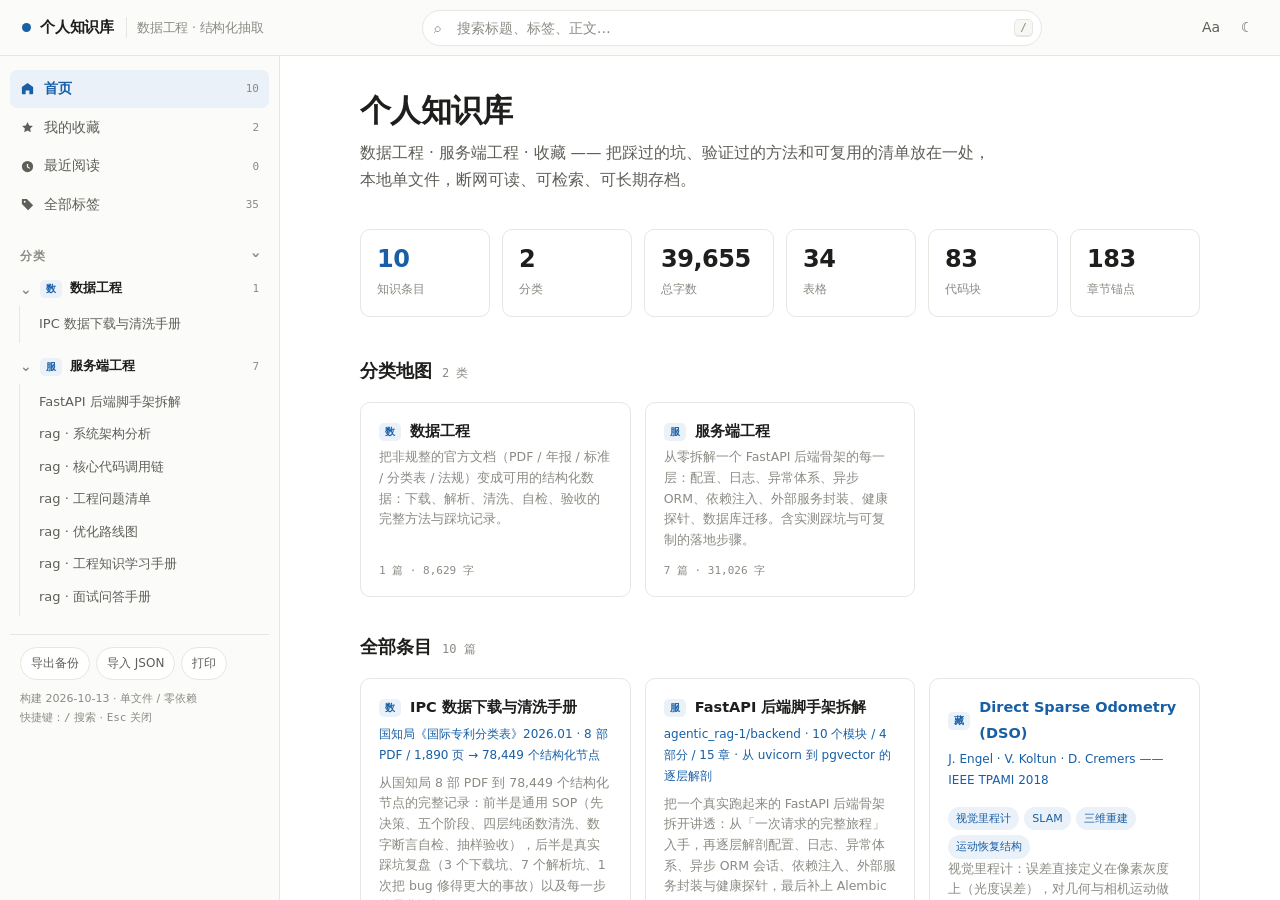
<file: index.html>
<!DOCTYPE html>
<html lang="zh-CN" data-theme="light">
<head>
<meta charset="utf-8">
<meta name="viewport" content="width=device-width, initial-scale=1">
<meta name="color-scheme" content="light dark">
<meta name="description" content="个人知识库 · 数据工程 / 结构化抽取 —— 本地零依赖单文件">
<title>个人知识库</title>
<style>
*,*::before,*::after{box-sizing:border-box}
:root{
  --side-w:280px;
  --sans:-apple-system,BlinkMacSystemFont,"PingFang SC","Hiragino Sans GB","Microsoft YaHei",system-ui,sans-serif;
  --mono:ui-monospace,SFMono-Regular,Menlo,Consolas,"PingFang SC",monospace;
  --r:10px; --r-sm:7px;
  --fs:16px;
}
html[data-theme="light"]{
  --bg:#ffffff; --bg-soft:#f7f7f4; --side:#fbfbf9; --card:#ffffff;
  --text:#1e1e1c; --text-2:#5f5f59; --muted:#8b8b84; --border:#e7e6e1; --border-2:#f0efeb;
  --accent:#185FA5; --accent-2:#0f4a85; --accent-soft:#eaf1f9; --accent-line:#cfe0f2;
  --note-bg:#fdf8ee; --note-br:#c98a1e; --note-fg:#4a3a1a;
  --code-bg:#f6f6f3; --mark:#ffe9a8; --shadow:0 1px 2px rgba(20,20,20,.05),0 8px 24px rgba(20,20,20,.06);
}
html[data-theme="dark"]{
  --bg:#15171a; --bg-soft:#1b1e22; --side:#191c20; --card:#1c1f24;
  --text:#e7e7e3; --text-2:#a8a8a2; --muted:#7d7d78; --border:#2b2f35; --border-2:#22262b;
  --accent:#6aa9e0; --accent-2:#8dc0ee; --accent-soft:#1c2733; --accent-line:#2b3d51;
  --note-bg:#2a2618; --note-br:#c9a24a; --note-fg:#e3d9be;
  --code-bg:#1b1f24; --mark:#5c4a12; --shadow:0 1px 2px rgba(0,0,0,.3),0 8px 24px rgba(0,0,0,.35);
}
html{-webkit-text-size-adjust:100%}
body{
  margin:0;height:100vh;height:100dvh;background:var(--bg);color:var(--text);
  font:var(--fs)/1.75 var(--sans);overflow:hidden;
  display:grid;grid-template-columns:var(--side-w) minmax(0,1fr);grid-template-rows:auto minmax(0,1fr);
  grid-template-areas:"top top" "side main";
  transition:background .18s,color .18s;
}
a{color:var(--accent)}
button{font:inherit;color:inherit;background:none;border:0;cursor:pointer}
mark{background:var(--mark);color:inherit;border-radius:3px;padding:0 2px}
::-webkit-scrollbar{width:9px;height:9px}
::-webkit-scrollbar-thumb{background:var(--border);border-radius:5px}
::-webkit-scrollbar-thumb:hover{background:var(--muted)}
::-webkit-scrollbar-track{background:transparent}

/* ---------- 顶栏 ---------- */
#topbar{
  grid-area:top;display:flex;align-items:center;gap:12px;padding:0 16px;height:56px;
  background:var(--side);border-bottom:1px solid var(--border);z-index:40;
}
#menu-btn{display:none}
.icon-btn{
  width:34px;height:34px;border-radius:var(--r-sm);color:var(--text-2);
  display:inline-flex;align-items:center;justify-content:center;font-size:14px;
  transition:background .12s,color .12s;flex:none;
}
.icon-btn:hover{background:var(--bg-soft);color:var(--text)}
.icon-btn:active{transform:translateY(1px)}
.brand{
  display:flex;align-items:center;gap:9px;text-decoration:none;color:var(--text);
  font-weight:650;font-size:15px;letter-spacing:-.2px;flex:none;padding:4px 6px;border-radius:var(--r-sm);
}
.brand:hover{background:var(--bg-soft)}
.brand .dot{width:9px;height:9px;border-radius:50%;background:var(--accent);flex:none}
.brand small{color:var(--muted);font-weight:400;font-size:12.5px;
  padding-left:10px;margin-left:3px;border-left:1px solid var(--border)}
#searchwrap{flex:1;max-width:620px;margin-left:auto;position:relative}
#q{
  width:100%;height:36px;padding:0 62px 0 34px;border:1px solid var(--border);border-radius:999px;
  background:var(--bg);color:var(--text);font:14px var(--sans);outline:none;transition:border-color .15s,box-shadow .15s;
}
#q::placeholder{color:var(--muted)}
#q:focus{border-color:var(--accent-line);box-shadow:0 0 0 3px var(--accent-soft)}
#searchwrap .i{position:absolute;left:12px;top:50%;transform:translateY(-50%);color:var(--muted);pointer-events:none;font-size:13px}
#searchwrap kbd{
  position:absolute;right:9px;top:50%;transform:translateY(-50%);font:11px var(--mono);
  color:var(--muted);border:1px solid var(--border);border-bottom-width:2px;border-radius:5px;padding:1px 5px;background:var(--bg-soft);
}
#topbar .tools{display:flex;gap:2px;flex:none;margin-left:auto}

/* ---------- 侧栏 ---------- */
#side{
  grid-area:side;overflow-y:auto;overscroll-behavior:contain;background:var(--side);
  border-right:1px solid var(--border);padding:14px 10px 40px;
}
.snav{display:flex;flex-direction:column;gap:1px;margin-bottom:14px}
.snav a{
  display:flex;align-items:center;gap:9px;padding:7px 10px;border-radius:var(--r-sm);
  color:var(--text-2);text-decoration:none;font-size:13.5px;transition:background .12s,color .12s;
}
.snav a:hover{background:var(--bg-soft);color:var(--text)}
.snav a.on{background:var(--accent-soft);color:var(--accent);font-weight:600}
.snav a .n{margin-left:auto;font:11px var(--mono);color:var(--muted)}
.sgroup{margin:0 0 10px}
.sgroup>summary{
  display:flex;align-items:center;gap:7px;cursor:pointer;list-style:none;
  font-size:11.5px;font-weight:700;letter-spacing:.07em;color:var(--muted);
  padding:8px 10px 6px;text-transform:uppercase;
}
.sgroup>summary::-webkit-details-marker{display:none}
.sgroup>summary::after{
  content:"›";margin-left:auto;font-size:15px;line-height:1;color:var(--muted);
  transition:transform .15s;transform:rotate(90deg);
}
.sgroup:not([open])>summary::after{transform:rotate(0)}
.catblk{margin-bottom:6px}
.catblk>.chead{
  display:flex;align-items:center;gap:8px;width:100%;padding:7px 10px;border-radius:var(--r-sm);
  font-size:13px;font-weight:640;color:var(--text);text-align:left;line-height:1.45;
}
.catblk>.chead:hover{background:var(--bg-soft)}
.catblk>.chead .badge{
  flex:none;font:10px/16px var(--mono);font-weight:700;letter-spacing:.03em;
  padding:1px 6px;border-radius:5px;background:var(--accent-soft);color:var(--accent);height:18px;
}
.catblk>.chead .cnt{margin-left:auto;font:11px var(--mono);color:var(--muted)}
.catblk>.chead .arw{flex:none;color:var(--muted);font-size:14px;transition:transform .15s}
.catblk.collapsed>.chead .arw{transform:rotate(-90deg)}
.clist{display:flex;flex-direction:column;gap:1px;padding:2px 0 4px 10px;margin-left:9px;border-left:1px solid var(--border)}
.catblk.collapsed .clist{display:none}
.clist a{
  display:flex;gap:8px;align-items:baseline;padding:6px 9px;border-radius:var(--r-sm);
  color:var(--text-2);text-decoration:none;font-size:13px;line-height:1.5;
}
.clist a:hover{background:var(--bg-soft);color:var(--text)}
.clist a.on{background:var(--accent-soft);color:var(--accent);font-weight:600}
.clist a .fav{color:#e0a52a;font-size:11px;flex:none}
/* 侧栏分类块里不放分类简介：那一栏只有 240px 宽，两三行字必然被截断，
   还会和下面的条目列表挤在一起（实测会盖住条目标题）。简介留给
   分类页 hero 和首页「分类地图」卡片 —— 那里版面放得下。 */
#side .sfoot{
  margin-top:18px;padding:12px 10px 0;border-top:1px solid var(--border);
  display:flex;flex-wrap:wrap;gap:6px;
}
#side .sfoot button{
  font-size:12px;padding:5px 10px;border:1px solid var(--border);border-radius:999px;color:var(--text-2);background:var(--bg);
}
#side .sfoot button:hover{border-color:var(--accent-line);color:var(--accent)}
#side .meta-line{padding:10px 10px 0;font-size:11px;color:var(--muted);line-height:1.7}

/* ---------- 主区 ---------- */
#main{grid-area:main;overflow-y:auto;overscroll-behavior:contain;scroll-behavior:smooth}
#progress{position:fixed;top:0;left:0;height:2px;background:var(--accent);width:0;z-index:60;transition:width .1s linear;pointer-events:none}
.page{max-width:920px;margin:0 auto;padding:34px 40px 90px}

/* 文章 */
.crumbs{display:flex;align-items:center;gap:7px;font-size:12.5px;color:var(--muted);margin-bottom:14px;flex-wrap:wrap}
.crumbs a{color:var(--muted);text-decoration:none}
.crumbs a:hover{color:var(--accent)}
.crumbs .sep{opacity:.5}
.doc h1{font-size:27px;line-height:1.35;margin:0 0 8px;font-weight:680;letter-spacing:-.4px}
.kicker{color:var(--muted);font-size:13.5px;margin:0 0 12px;font-weight:500}
.lede{
  color:var(--text-2);font-size:15px;line-height:1.8;margin:0 0 16px;padding:13px 16px;
  background:var(--bg-soft);border-left:3px solid var(--accent-line);border-radius:0 var(--r) var(--r) 0;
}
.metabar{display:flex;flex-wrap:wrap;gap:7px;align-items:center;padding-bottom:16px;border-bottom:1px solid var(--border);margin-bottom:26px}
.chip{
  font-size:11.5px;padding:3px 9px;border-radius:999px;background:var(--bg-soft);
  color:var(--text-2);border:1px solid var(--border);text-decoration:none;
}
a.chip:hover{border-color:var(--accent-line);color:var(--accent);background:var(--accent-soft)}
.chip.plain{border-color:transparent;background:none;color:var(--muted);padding-left:0}
.chip.stat{font-variant-numeric:tabular-nums;font-family:var(--mono)}
.favbtn{
  margin-left:auto;font-size:12.5px;padding:5px 13px;border-radius:999px;
  border:1px solid var(--border);color:var(--text-2);display:inline-flex;gap:6px;align-items:center;
}
.favbtn:hover{border-color:#e0a52a;color:#e0a52a}
.favbtn.on{background:#fdf6e3;border-color:#e9cf8a;color:#9a7212}
html[data-theme="dark"] .favbtn.on{background:#332c14;border-color:#6b5a22;color:#e9cf8a}

/* 正文排版 —— 标题层级整体降了一级（条目标题占 h1），这里复刻原手册的视觉层次 */
.body h2{                                   /* 部（第一部分 / 第二部分） */
  font-size:22px;font-weight:680;color:var(--accent);letter-spacing:-.3px;
  margin:46px 0 6px;line-height:1.4;scroll-margin-top:74px;
}
.body h3{                                   /* 章（0. / 1. / Stage 0 …） */
  font-size:19px;font-weight:650;line-height:1.45;margin:38px 0 12px;
  padding-left:12px;border-left:3px solid var(--accent);scroll-margin-top:74px;
}
.body h4{font-size:16px;font-weight:640;margin:26px 0 8px;scroll-margin-top:74px}
.body h4::before{content:"§ ";color:var(--muted);font-weight:400}
.body h5{font-size:14.5px;font-weight:640;margin:20px 0 6px;color:var(--text-2);scroll-margin-top:74px}
.body h5::before{content:"· ";color:var(--muted);font-weight:400}
.body h2:first-child,.body h3:first-child{margin-top:0}
.body>*:first-child{margin-top:0}
/* 「部分」这两块之间给一条重分割线，翻页感更强 */
.body section.part{margin-top:40px}
.body section.part:first-child{margin-top:0}
.body section.part>h2:first-child{margin-top:0}
.body section.part + section.part{border-top:2px solid var(--accent);padding-top:22px;margin-top:56px}
.body p{margin:11px 0}
.body ul,.body ol{margin:11px 0;padding-left:23px}
.body li{margin:5px 0}
.body li::marker{color:var(--muted)}
.body strong{font-weight:650}
.body hr{border:none;border-top:1px solid var(--border-2);margin:32px 0}
.body a{color:var(--accent);text-underline-offset:2px}
.body code{
  background:var(--code-bg);border:1px solid var(--border);border-radius:5px;
  padding:1px 5px;font:13.5px var(--mono);word-break:break-word;
}
.body blockquote{
  margin:16px 0;padding:12px 18px;background:var(--note-bg);color:var(--note-fg);
  border-left:3px solid var(--note-br);border-radius:0 var(--r) var(--r) 0;
}
.body blockquote p{margin:6px 0}
.body blockquote code{background:rgba(255,255,255,.45);border-color:rgba(180,140,40,.3)}
html[data-theme="dark"] .body blockquote code{background:rgba(255,255,255,.07)}
.body pre{
  position:relative;background:var(--code-bg);border:1px solid var(--border);border-radius:var(--r);
  padding:14px 16px;overflow-x:auto;margin:15px 0;-webkit-overflow-scrolling:touch;
}
.body pre code{background:none;border:none;padding:0;font-size:13px;line-height:1.68;font-family:var(--mono);white-space:pre}
.body pre .copy{
  position:absolute;top:7px;right:7px;font:11px var(--sans);padding:3px 9px;border-radius:6px;
  background:var(--bg);border:1px solid var(--border);color:var(--muted);opacity:0;transition:opacity .15s;
}
.body pre:hover .copy,.body pre .copy:focus{opacity:1}
.body pre .copy:hover{color:var(--accent);border-color:var(--accent-line)}
.body pre .copy.done{color:#2f7d4f;border-color:#9ed3b2;opacity:1}
html[data-theme="dark"] .body pre .copy.done{color:#7fd6a2;border-color:#2f5c42}
.tw{overflow-x:auto;margin:16px 0;border:1px solid var(--border);border-radius:var(--r);-webkit-overflow-scrolling:touch}
.tw::-webkit-scrollbar{height:7px}
.body table{border-collapse:collapse;width:100%;font-size:14px}
.body th,.body td{padding:9px 13px;border-bottom:1px solid var(--border);text-align:left;vertical-align:top}
.body th{background:var(--bg-soft);font-weight:640;white-space:nowrap;font-size:13px}
.body tbody tr:last-child td{border-bottom:none}
.body .cb{display:inline-block;width:12px;height:12px;border:1.5px solid var(--muted);border-radius:3px;margin-right:7px;vertical-align:-1px}
.body .cb-on{background:var(--accent);border-color:var(--accent)}
@media(max-width:700px){.body table{min-width:520px}}

/* 文章内目录 */
.rail{position:sticky;top:24px;max-height:calc(100dvh - 130px);overflow-y:auto;padding-bottom:20px}
.rail .rt{font-size:11px;font-weight:700;letter-spacing:.08em;color:var(--muted);text-transform:uppercase;margin-bottom:9px}
.rail a{
  display:block;font-size:12.5px;line-height:1.55;color:var(--muted);text-decoration:none;
  padding:3px 0 3px 11px;border-left:2px solid var(--border-2);transition:color .12s,border-color .12s;
}
.rail a.l2{padding-left:24px;font-size:12px}
.rail a:hover{color:var(--text)}
.rail a.on{color:var(--accent);border-left-color:var(--accent);font-weight:600}

/* 侧栏里的「本页目录」—— 单文档知识库把章节目录放左边，右侧不占阅读宽度 */
.dout{display:flex;flex-direction:column;gap:1px;padding:2px 0 6px 10px;margin-left:9px;border-left:1px solid var(--border)}
.dout a{
  display:block;font-size:12.5px;line-height:1.5;color:var(--muted);text-decoration:none;
  padding:4px 8px;border-radius:var(--r-sm);transition:background .12s,color .12s;
}
.dout a.l1{font-weight:650;color:var(--text-2);font-size:13px;margin-top:5px}
.dout a.l2{padding-left:16px}
.dout a.l3{padding-left:28px;font-size:12px}
.dout a.l4{padding-left:40px;font-size:12px;color:var(--muted)}
.dout a:hover{background:var(--bg-soft);color:var(--text)}
.dout a.on{background:var(--accent-soft);color:var(--accent);font-weight:600}
.sgroup>summary .oc{margin-left:auto;font:10px var(--mono);font-weight:700;color:var(--muted);
  background:var(--bg);border:1px solid var(--border);border-radius:5px;padding:0 5px;letter-spacing:0}

/* 翻页 */
.pager{display:grid;grid-template-columns:1fr 1fr;gap:14px;margin-top:52px;padding-top:24px;border-top:1px solid var(--border)}
.pager a{
  display:block;padding:13px 16px;border:1px solid var(--border);border-radius:var(--r);
  text-decoration:none;color:var(--text);background:var(--card);transition:border-color .15s,box-shadow .15s;
}
.pager a:hover{border-color:var(--accent-line);box-shadow:var(--shadow)}
.pager a .lab{font-size:11px;color:var(--muted);display:block;margin-bottom:4px}
.pager a .t{font-size:14px;font-weight:600;line-height:1.5}
.pager a.next{text-align:right}
.pager .ph{visibility:hidden}

/* 首页 / 列表页 */
.hero{margin-bottom:34px}
.hero h1{font-size:31px;margin:0 0 10px;font-weight:700;letter-spacing:-.6px;line-height:1.3}
.hero .sub{color:var(--text-2);font-size:15.5px;margin:0;max-width:64ch;line-height:1.75}
.statrow{display:grid;grid-template-columns:repeat(auto-fit,minmax(112px,1fr));gap:12px;margin:26px 0 38px}
.stat{background:var(--card);border:1px solid var(--border);border-radius:var(--r);padding:14px 16px}
.stat b{display:block;font-size:24px;font-weight:700;font-variant-numeric:tabular-nums;letter-spacing:-.5px;line-height:1.25}
.stat span{font-size:12px;color:var(--muted)}
.stat.bl b{color:var(--accent)}
.h2sec{display:flex;align-items:baseline;gap:10px;margin:34px 0 16px}
.h2sec h2{font-size:18px;margin:0;font-weight:660}
.h2sec .c{font-size:12px;color:var(--muted);font-family:var(--mono)}
.cards{display:grid;grid-template-columns:repeat(auto-fill,minmax(268px,1fr));gap:14px}
/* 「我的收藏」页：卡片少、摘要短，列宽放大一档，免得一行只挤十来个字。
   min(340px,100%) 是防止窄屏（<380px）时 340px 的列宽撑破容器。 */
.cards.favs{grid-template-columns:repeat(auto-fill,minmax(min(340px,100%),1fr))}
.card{
  display:flex;flex-direction:column;
  background:var(--card);border:1px solid var(--border);border-radius:var(--r);
  padding:16px 18px;text-decoration:none;color:var(--text);transition:border-color .15s,box-shadow .15s,transform .15s;
}
.card:hover{border-color:var(--accent-line);box-shadow:var(--shadow);transform:translateY(-1px)}
.card .ct{display:flex;align-items:center;gap:9px;font-weight:650;font-size:14.5px;margin-bottom:3px}
.card .badge{flex:none;font:10px/16px var(--mono);font-weight:700;padding:1px 6px;border-radius:5px;background:var(--accent-soft);color:var(--accent)}
.card .k{font-size:12px;color:var(--accent);margin-bottom:7px;font-weight:500}
.card .cs{font-size:12.5px;color:var(--muted);line-height:1.65}
/* 同一行里卡片会被拉伸成等高，所以页脚用 margin-top:auto 顶到最底下 ——
   否则短卡片（比如只有 4 个关键词的那张）中段会空出一大块。 */
.card .cf{margin-top:auto;padding-top:10px;font-size:11px;color:var(--muted);font-family:var(--mono)}
/* 外链卡片（收藏的资料书签）：库内不留正文副本，点一下直接开原文。
   卡片有意做小：只给「关键词 + 一段摘要」，不放长要点列表 —— 论文的细节在原文里，
   卡片只负责让人一眼认出「这是什么、要不要点进去」。
   标签用 <span> 不用 <a>：整张卡片本身就是 <a>（指向原文），锚点不能套锚点。 */
.card.ext .ct{color:var(--accent)}
.card .tgs{display:flex;flex-wrap:wrap;gap:5px;margin:9px 0 0}
.card .tgs .tg{
  font-size:11px;padding:2px 8px;border-radius:999px;white-space:nowrap;
  background:var(--accent-soft);color:var(--accent);
}
.card .cf .go{color:var(--accent);font-weight:600}
.extico{font-size:10px;color:var(--accent);flex:none}
.artlist{display:flex;flex-direction:column;gap:2px}
.artlist a{
  display:block;padding:12px 14px;border-radius:var(--r-sm);text-decoration:none;color:var(--text);
  border:1px solid transparent;transition:background .12s,border-color .12s;
}
.artlist a:hover{background:var(--bg-soft);border-color:var(--border)}
.artlist .at{font-size:14.5px;font-weight:600;margin-bottom:3px;display:flex;align-items:center;gap:8px}
.artlist .as{font-size:12.5px;color:var(--muted);line-height:1.65}
.tagcloud{display:flex;flex-wrap:wrap;gap:7px}
.tagcloud a{
  font-size:12.5px;padding:4px 11px;border-radius:999px;background:var(--bg-soft);
  border:1px solid var(--border);color:var(--text-2);text-decoration:none;
}
.tagcloud a:hover{border-color:var(--accent-line);color:var(--accent);background:var(--accent-soft)}
.tagcloud a b{font-weight:600;color:var(--muted);font-size:11px;margin-left:5px;font-family:var(--mono)}
.note{
  background:var(--bg-soft);border:1px solid var(--border);border-radius:var(--r);padding:15px 18px;
  font-size:13.5px;color:var(--text-2);line-height:1.75;
}
.note h3{margin:0 0 8px;font-size:14.5px;color:var(--text);font-weight:650}
.note h3:not(:first-child){margin-top:18px}
.note ul{margin:6px 0;padding-left:20px}
.note li{margin:3px 0}
.note code{background:var(--code-bg);border:1px solid var(--border);border-radius:5px;padding:1px 5px;font:12.5px var(--mono)}
.col2{display:grid;grid-template-columns:repeat(auto-fit,minmax(290px,1fr));gap:14px}
.empty{text-align:center;padding:70px 20px;color:var(--muted);font-size:14px}

/* 搜索结果面板 */
#panel{
  position:fixed;inset:56px 0 0;background:rgba(20,22,26,.28);z-index:35;
  display:none;backdrop-filter:blur(2px);
}
#panel.open{display:block}
.sresults{
  max-width:760px;margin:0 auto;background:var(--card);border:1px solid var(--border);
  border-top:none;border-radius:0 0 var(--r) var(--r);box-shadow:var(--shadow);
  max-height:calc(100dvh - 76px);overflow-y:auto;
}
.sresults .sh{padding:11px 18px;font-size:12px;color:var(--muted);border-bottom:1px solid var(--border-2);position:sticky;top:0;background:var(--card)}
.sitem{display:block;padding:11px 18px;text-decoration:none;color:var(--text);border-bottom:1px solid var(--border-2);cursor:pointer}
.sitem:last-child{border-bottom:none}
.sitem:hover,.sitem.cur{background:var(--accent-soft)}
.sitem .st{font-size:13.5px;font-weight:620;margin-bottom:3px}
.sitem .sp{font-size:12.5px;color:var(--muted);line-height:1.65}
.sitem .sn{font-size:11px;color:var(--muted);font-family:var(--mono);margin-top:4px}
.sitem mark{background:var(--mark);color:inherit;font-weight:600;border-radius:3px}

#toast{
  position:fixed;left:50%;bottom:34px;transform:translate(-50%,14px);background:var(--text);color:var(--bg);
  font-size:12.5px;padding:8px 16px;border-radius:999px;opacity:0;pointer-events:none;
  transition:opacity .2s,transform .2s;z-index:80;
}
#toast.on{opacity:1;transform:translate(-50%,0)}
#scrim{display:none}

@media(max-width:900px){
  body{grid-template-columns:minmax(0,1fr);grid-template-areas:"top" "main"}
  #menu-btn{display:inline-flex}
  #side{
    position:fixed;top:56px;bottom:0;left:0;width:min(84vw,308px);z-index:45;
    transform:translateX(-102%);transition:transform .22s cubic-bezier(.4,0,.2,1);
    box-shadow:0 0 40px rgba(0,0,0,.18);
  }
  body.nav-open #side{transform:none}
  body.nav-open #scrim{display:block;position:fixed;inset:56px 0 0;background:rgba(20,22,26,.4);z-index:44}
  .brand small{display:none}
  .brand .bt{display:none}
  .page{padding:22px 18px 80px}
  .doc h1{font-size:23px}
  .body h2{font-size:19px}
  .body h3{font-size:17.5px}
  .pager{grid-template-columns:1fr}
  .pager a.next{text-align:left}
  .hero h1{font-size:25px}
  #q{padding-right:16px}
  #searchwrap kbd{display:none}
}
@media(max-width:480px){
  #font-btn{display:none}
  .brand{padding:4px 3px}
}
@media print{
  #topbar,#side,#progress,.pager,#panel,.sfoot{display:none!important}
  body{display:block;height:auto;overflow:visible}
  #main{overflow:visible}
  .page{padding:0;max-width:none}
  .body pre,.body .tw{overflow:visible;page-break-inside:avoid}
  .body h2,.body h3{page-break-after:avoid}
}
#note-editor{box-sizing:border-box;width:min(900px,calc(100% - 24px));max-height:calc(100dvh - 24px);padding:24px;border:1px solid var(--border);border-radius:14px;background:var(--bg);color:var(--text);overflow:auto}
#note-editor::backdrop{background:rgba(0,0,0,.5)}
#note-editor h2{margin:0 0 8px}
#edit-help{color:var(--muted);font-size:13px;line-height:1.6}
#note-editor label{display:block;font-weight:600;margin:14px 0 6px}
#note-editor input,#note-editor textarea{box-sizing:border-box;width:100%;background:var(--bg);color:var(--text);border:1px solid var(--border);border-radius:6px;padding:10px;font:inherit}
#edit-body{min-height:280px;padding:16px;border:1px solid var(--border);border-radius:6px;overflow-wrap:anywhere}
#edit-body:focus{outline:2px solid var(--accent);outline-offset:2px}
#note-editor button{font:inherit;cursor:pointer;padding:8px 14px;border:1px solid var(--border);border-radius:6px;color:var(--text);background:var(--bg)}
.edit-toolbar{display:flex;flex-wrap:wrap;gap:6px;margin-top:16px}
#note-editor footer{display:flex;gap:10px;justify-content:flex-end;position:sticky;bottom:-24px;background:var(--bg);padding:16px 0}
#note-editor #edit-save{background:var(--accent);color:white}
#edit-error{color:#b83e32;min-height:1.5em;overflow-wrap:anywhere}
@media(max-width:480px){#note-editor{padding:14px}#edit-body{padding:10px}#note-editor footer{bottom:-14px}}
@media print{#note-editor,[data-act="edit-note"],[data-act="reset-note"]{display:none!important}}
</style>
</head>
<body>
<div id="progress"></div>
<header id="topbar">
  <button id="menu-btn" class="icon-btn" type="button" aria-label="打开导航">☰</button>
  <a class="brand" href="#/"><span class="dot"></span><span class="bt">个人知识库</span><small>数据工程 · 结构化抽取</small></a>
  <div id="searchwrap">
    <span class="i">⌕</span>
    <input id="q" type="search" placeholder="搜索标题、标签、正文…" autocomplete="off" spellcheck="false" aria-label="搜索知识库">
    <kbd>/</kbd>
  </div>
  <div class="tools">
    <button id="font-btn" class="icon-btn" type="button" title="切换正文字号">Aa</button>
    <button id="theme-btn" class="icon-btn" type="button" title="切换深浅色">☾</button>
  </div>
</header>
<aside id="side"></aside>
<main id="main"></main>
<div id="panel"></div>
<div id="scrim"></div>
<div id="toast"></div>
<script id="kb-data" type="application/json">{"meta":{"title":"个人知识库","subtitle":"数据工程 · 服务端工程 · 收藏","built":"2026-10-13","source":"自建技术笔记：由原始项目文档整理而成","stats":{"arts":10,"exts":2,"cats":2,"words":39655,"tables":34,"code":83,"anchors":183,"read":97}},"cats":[{"id":"data-eng","name":"数据工程","icon":"数","desc":"把非规整的官方文档（PDF / 年报 / 标准 / 分类表 / 法规）变成可用的结构化数据：下载、解析、清洗、自检、验收的完整方法与踩坑记录。"},{"id":"backend-eng","name":"服务端工程","icon":"服","desc":"从零拆解一个 FastAPI 后端骨架的每一层：配置、日志、异常体系、异步 ORM、依赖注入、外部服务封装、健康探针、数据库迁移。含实测踩坑与可复制的落地步骤。"},{"id":"bookmarks","name":"收藏","icon":"藏","nav":true,"desc":"值得反复看的外部资料：论文、规范、开源项目。库内只留卡片（标题、出处、关键词、一段短摘要），点一下直达原文 —— 不占本地体积，也不会因为原文更新而过时。"}],"arts":[{"order":1,"id":"ipc-handbook","cat":"data-eng","title":"IPC 数据下载与清洗手册","kicker":"国知局《国际专利分类表》2026.01 · 8 部 PDF / 1,890 页 → 78,449 个结构化节点","summary":"从国知局 8 部 PDF 到 78,449 个结构化节点的完整记录：前半是通用 SOP（先决策、五个阶段、四层纯函数清洗、数字断言自检、抽样验收），后半是真实踩坑复盘（3 个下载坑、7 个解析坑、1 次把 bug 修得更大的事故）以及每一步的量化证据。","tags":["IPC","国知局","PDF 解析","数据清洗","ETL","SOP","踩坑复盘","结构化抽取","专利"],"html":"<section class=\"part first\" id=\"ipc-handbook--part-1\"><h2 id=\"ipc-handbook--part-1-title\" class=\"part-title\">第一部分 · 通用 SOP<\/h2><p class=\"part-lead\">下次做同类任务时照着做的操作手册：怎么判断路线、五个阶段、每层的设计要点、陷阱速查表。<\/p><blockquote>\n<p>面向\"官方文档 / 年报 / 标准 / 分类表 / 法规\"这类<strong>排版不规整但内容有结构<\/strong>的 PDF。\n本文是<strong>操作手册<\/strong>（下次照着做）；踩坑细节见 <code>踩坑与解决方案.md<\/code>。\n案例来源：国知局 IPC 分类表 8 部 PDF → 78,449 节点。<\/p>\n<\/blockquote>\n<hr />\n<h3 id=\"ipc-handbook--p1-0-5\">0. 先做决策：走哪条路（5 分钟）<\/h3>\n<p><strong>别急着写解析代码。<\/strong> 先花 5 分钟回答三个问题，它们决定后面所有工作量：<\/p>\n<div class=\"tw\"><table>\n<thead>\n<tr>\n<th>问题<\/th>\n<th>怎么答<\/th>\n<th>影响<\/th>\n<\/tr>\n<\/thead>\n<tbody>\n<tr>\n<td><strong>① 有没有文本层？<\/strong><\/td>\n<td>抽一页看字数；看 PDF 元数据 <code>Producer<\/code><\/td>\n<td>没有 → 必须 OCR（MinerU / DeepDoc / TextIn），工作量 ×3<\/td>\n<\/tr>\n<tr>\n<td><strong>② 排版规整吗？<\/strong><\/td>\n<td><code>Producer<\/code> 是谁<\/td>\n<td><code>Microsoft Excel/Word<\/code> → 大概率规整但有怪癖；扫描件 → OCR<\/td>\n<\/tr>\n<tr>\n<td><strong>③ 层级怎么表达？<\/strong><\/td>\n<td>看缩进 / 点号 / 编号<\/td>\n<td>显式编码（点号、缩进）→ 可解析；纯靠视觉缩进 → 需版面还原<\/td>\n<\/tr>\n<\/tbody>\n<\/table><\/div>\n<h4 id=\"ipc-handbook--p1-_1\">探测脚本（直接跑，别改）<\/h4>\n<pre><code class=\"language-python\">from pypdf import PdfReader\n\nr = PdfReader(&quot;sample.pdf&quot;)\nprint(&quot;页数:&quot;, len(r.pages))\nprint(&quot;元数据:&quot;, dict(r.metadata or {}))          # ← Producer 是关键线索\n\nfor i in [0, 1, len(r.pages) // 2]:              # 首页 / 次页 / 中间页\n    t = r.pages[i].extract_text() or &quot;&quot;\n    print(f&quot;\\n===== page {i+1}  len={len(t)} =====&quot;)\n    print(repr(t[:500]))                          # ← repr 才看得到全角空格/制表符\n<\/code><\/pre>\n<p><strong>判读<\/strong>：<\/p>\n<ul>\n<li><code>len(t)<\/code> 接近 0 或全是乱码符号 → <strong>无文本层<\/strong>，转 OCR<\/li>\n<li><code>len(t)<\/code> 正常、中文可读 → 有文本层，进入解析路线<\/li>\n<li>元数据里 <code>Producer: Microsoft Office Excel 2007<\/code> → <strong>原始文件是从 Excel 导出的<\/strong>，\n  意味着：文本层完整，但<strong>单元格宽度会决定换行位置<\/strong> → 排版必然不规整<\/li>\n<\/ul>\n<blockquote>\n<p>⚠️ 用 <code>repr()<\/code> 而不是 <code>print()<\/code>。全角空格 <code>\\u3000<\/code>、制表符、零宽字符在终端里<strong>看不见<\/strong>，\n而它们往往是后面最致命的判据。<\/p>\n<\/blockquote>\n<hr />\n<h3 id=\"ipc-handbook--p1-1\">1. 五个阶段<\/h3>\n<pre><code>Stage 0  侦察      ── 摸清格式，产出&quot;格式侦察报告&quot;\nStage 1  下载      ── 拿到原始文件 + 可追溯清单\nStage 2  清洗      ── 4 层纯函数，逐层转换\nStage 3  自检      ── 数字断言，error / warn 分级\nStage 4  抽样验收  ── 人工核对，交付\n<\/code><\/pre>\n<p><strong>铁律：不要跳 Stage 0。<\/strong> 我在 IPC 项目上如果在 H 部之外没做全量形态统计，\n后面所有正则都会建立在错误假设上。<\/p>\n<hr />\n<h3 id=\"ipc-handbook--p1-2-stage-0\">2. Stage 0：格式侦察报告<\/h3>\n<p><strong>目标<\/strong>：用数据回答下面 6 个问题，写成一份可以给自己看的报告。<\/p>\n<div class=\"tw\"><table>\n<thead>\n<tr>\n<th>#<\/th>\n<th>问题<\/th>\n<th>为什么必须问<\/th>\n<\/tr>\n<\/thead>\n<tbody>\n<tr>\n<td>1<\/td>\n<td>有几种\"节点行\"形态？各多少？<\/td>\n<td>决定用同行正则还是行状态机<\/td>\n<\/tr>\n<tr>\n<td>2<\/td>\n<td>层级怎么表达？连续吗？<\/td>\n<td>决定父子关系怎么建<\/td>\n<\/tr>\n<tr>\n<td>3<\/td>\n<td>条目被折行了吗？折几种？<\/td>\n<td>决定要不要 merge 层<\/td>\n<\/tr>\n<tr>\n<td>4<\/td>\n<td>夹带了哪些\"非条目\"内容？<\/td>\n<td>索引 / 附注 / 跨类目表会伪装成条目<\/td>\n<\/tr>\n<tr>\n<td>5<\/td>\n<td>页眉页脚长什么样？<\/td>\n<td>必须精确剔除，否则混进标题<\/td>\n<\/tr>\n<tr>\n<td>6<\/td>\n<td><strong>全文搜目标业务词，命中几次？<\/strong><\/td>\n<td>提前否掉错误的技术路线<\/td>\n<\/tr>\n<\/tbody>\n<\/table><\/div>\n<h4 id=\"ipc-handbook--p1-_2\">侦察脚本骨架<\/h4>\n<pre><code class=\"language-python\">import re\nfrom collections import Counter\nfrom pypdf import PdfReader\n\nHEAD = re.compile(r&quot;^页眉的样子$&quot;)\nFOOT = re.compile(r&quot;^页脚的样子$&quot;)\n\nlines = []\nfor p in PdfReader(&quot;sample.pdf&quot;).pages:\n    for ln in (p.extract_text() or &quot;&quot;).split(&quot;\\n&quot;):\n        if ln.strip() and not HEAD.match(ln) and not FOOT.match(ln):\n            lines.append(ln.rstrip())\n\n# 问题 1：形态统计 —— 先假设几种候选正则，统计各自命中数\nCANDS = {\n    &quot;形态A(同行带标题)&quot;: re.compile(r&quot;^CODE\\s+\\S&quot;),\n    &quot;形态B(号独占行)&quot;:   re.compile(r&quot;^CODE$&quot;),\n}\nfor name, pat in CANDS.items():\n    hits = [l for l in lines if pat.match(l)]\n    print(f&quot;{name}: {len(hits)}&quot;)\n    for l in hits[:3]:\n        print(&quot;   &quot;, repr(l[:80]))\n\n# 问题 3：折行检测 —— 上一行没说完就换行\nBREAK_TAIL = re.compile(r&quot;[，、；,;：:）)]\\s*$&quot;)\ntrunc = [l for l in lines if BREAK_TAIL.search(l)]\nprint(f&quot;\\n疑似折断续行: {len(trunc)}&quot;)\nfor l in trunc[:5]:\n    print(&quot;   &quot;, repr(l[-60:]))\n\n# 问题 4：非条目内容\nfor kw in [&quot;索引&quot;, &quot;附注&quot;, &quot;注&quot;]:\n    print(f&quot;含「{kw}」的行: {sum(1 for l in lines if kw in l)}&quot;)\n\n# 问题 6：业务词语料探测（最重要的一步，见下）\ntxt = &quot;\\n&quot;.join(lines)\nfor w in [&quot;物联网&quot;, &quot;传感器&quot;, &quot;智能&quot;]:\n    print(f&quot;  {w} -&gt; {txt.count(w)} 次&quot;)\n<\/code><\/pre>\n<h4 id=\"ipc-handbook--p1-6\">🔑 问题 6 为什么最重要<\/h4>\n<p>在 IPC 项目里，这一步<strong>直接否掉了两条技术路线<\/strong>：<\/p>\n<pre><code>H 部全文搜「物联网」→ 0 次命中\n但正确答案在里面：H04L67/12「适用于…传感器网络、汽车网络或远程计量网络」\n<\/code><\/pre>\n<p>→ 结论：<strong>纯关键词检索不可行（0 命中），训分类器也不可行（无标注 + 7.8 万类）<\/strong>。\n必须走「LLM 概念桥接 + 检索召回 + cross-encoder 重排」。<\/p>\n<blockquote>\n<p><strong>清洗前顺手做一次目标场景的语料探测，能提前否掉错误的技术路线。<\/strong>\n这一步成本 1 分钟，收益可能是几周。<\/p>\n<\/blockquote>\n<hr />\n<h3 id=\"ipc-handbook--p1-3-stage-1\">3. Stage 1：下载<\/h3>\n<p><strong>7 条动作<\/strong>，逐条都对应一个踩过的坑：<\/p>\n<div class=\"tw\"><table>\n<thead>\n<tr>\n<th>#<\/th>\n<th>动作<\/th>\n<th>为什么<\/th>\n<\/tr>\n<\/thead>\n<tbody>\n<tr>\n<td>1<\/td>\n<td><strong>链接从页面实时解析<\/strong>，不硬编码<\/td>\n<td>附件 URL 常带 hash，改版即失效<\/td>\n<\/tr>\n<tr>\n<td>2<\/td>\n<td>带 <code>User-Agent<\/code> + 页面 URL 作 <code>Referer<\/code><\/td>\n<td>政府站 WAF 会挡裸请求<\/td>\n<\/tr>\n<tr>\n<td>3<\/td>\n<td><strong>检测 gzip 并手动解压<\/strong><\/td>\n<td><code>urllib<\/code> 不自动解压；curl 会——所以 curl 测试会骗你<\/td>\n<\/tr>\n<tr>\n<td>4<\/td>\n<td>记录<strong>字节数 / md5 / 页数<\/strong><\/td>\n<td>可判定\"源文件是否变过\"，可复现<\/td>\n<\/tr>\n<tr>\n<td>5<\/td>\n<td>脚本<strong>幂等<\/strong>：已存在则跳过，<code>--force<\/code> 重下<\/td>\n<td>反复重跑不心疼<\/td>\n<\/tr>\n<tr>\n<td>6<\/td>\n<td>存储路径<strong>按语义命名<\/strong>（<code>A.pdf<\/code> 而非 hash）<\/td>\n<td>后面代码好读<\/td>\n<\/tr>\n<tr>\n<td>7<\/td>\n<td>写 <code>downloads.json<\/code> 清单<\/td>\n<td>交付时可追溯<\/td>\n<\/tr>\n<\/tbody>\n<\/table><\/div>\n<pre><code class=\"language-python\">import gzip, hashlib, urllib.request\n\nOPENER = urllib.request.build_opener(urllib.request.ProxyHandler({}))  # 直连，不走代理\nUA = &quot;Mozilla/5.0 (Macintosh; Intel Mac OS X 10_15_7) AppleWebKit/537.36 (KHTML, like Gecko) Chrome/120.0.0.0 Safari/537.36&quot;\n\ndef fetch(url, referer=None, timeout=180) -&gt; bytes:\n    req = urllib.request.Request(url)\n    req.add_header(&quot;User-Agent&quot;, UA)\n    req.add_header(&quot;Accept&quot;, &quot;*/*&quot;)\n    req.add_header(&quot;Accept-Language&quot;, &quot;zh-CN,zh;q=0.9&quot;)\n    if referer:\n        req.add_header(&quot;Referer&quot;, referer)\n    with OPENER.open(req, timeout=timeout) as resp:\n        data = resp.read()\n    if data[:2] == b&quot;\\x1f\\x8b&quot;:            # ← 站点强制 gzip，urllib 不会自动解压\n        data = gzip.decompress(data)\n    return data\n<\/code><\/pre>\n<hr />\n<h3 id=\"ipc-handbook--p1-4-stage-2-4\">4. Stage 2：清洗 = 4 层纯函数<\/h3>\n<p><strong>核心设计：把清洗拆成 4 个独立可测的纯函数层。<\/strong> 每层只做一件事，\n输入输出都是简单类型，可以单独拿出来跑、单独写断言。<\/p>\n<pre><code>raw/A.pdf\n   │\n   │  ① read_lines   去页眉页脚 + 按页顺序取行\n   ▼\nlist[str]  物理行        13864 行\n   │\n   │  ② merge_lines  折行拼接（只拦&quot;会造成假条目&quot;的行）\n   ▼\nlist[str]  逻辑行        13773 行      ← 两者都打印，用来抓&quot;过度合并&quot;\n   │\n   │  ③ parse_dept   行状态机 → 节点\n   ▼\nlist[dict] 原始节点      {code, kind, dot_level, title, notes, index}\n   │\n   │  ④ build        补 parent / ancestors / title_path\n   ▼\nlist[dict] 成品节点      78449 个\n<\/code><\/pre>\n<h4 id=\"ipc-handbook--p1-_3\">每层的职责边界（不要混）<\/h4>\n<div class=\"tw\"><table>\n<thead>\n<tr>\n<th>层<\/th>\n<th>只做<\/th>\n<th>绝不做<\/th>\n<\/tr>\n<\/thead>\n<tbody>\n<tr>\n<td>① <code>read_lines<\/code><\/td>\n<td>剔除页眉页脚；捕获版本号<\/td>\n<td>不做任何合并、不做判断<\/td>\n<\/tr>\n<tr>\n<td>② <code>merge_lines<\/code><\/td>\n<td>处理\"折行造成的假条目\"<\/td>\n<td>不解析结构、不识别节点类型<\/td>\n<\/tr>\n<tr>\n<td>③ <code>parse_dept<\/code><\/td>\n<td>行状态机；区分条目 / 附注 / 索引<\/td>\n<td><strong>不算父子关系<\/strong><\/td>\n<\/tr>\n<tr>\n<td>④ <code>build<\/code><\/td>\n<td>用点号层级 + 出现顺序建父子链<\/td>\n<td>不改标题、不重新分词<\/td>\n<\/tr>\n<\/tbody>\n<\/table><\/div>\n<h4 id=\"ipc-handbook--p1-2merge_lines\">②<code>merge_lines<\/code> 的设计要点（最容易写错的一层）<\/h4>\n<p><strong>触发条件要收紧到最小<\/strong>：<\/p>\n<pre><code class=\"language-python\">def merge_lines(lines: list[str]) -&gt; list[str]:\n    &quot;&quot;&quot;只拦截【以分类号开头】的行 —— 因为只有它们会被误认成新条目。&quot;&quot;&quot;\n    out = []\n    for raw in lines:\n        s = raw.strip()\n        if out:\n            prev = out[-1]\n            # 分支 A：编号被从中间切开（'E04D13/03' + '5 ..' → 'E04D13/035'）\n            #         注意【不加空格】，两截本属同一个串\n            if RE_BARE_CODE.match(prev) and RE_SPLIT_TAIL.match(s):\n                out[-1] = f&quot;{prev}{s}&quot;\n                continue\n            # 分支 B：当前行以编号开头，但其实是上一行折下来的尾巴\n            if RE_CODE_START.match(s):\n                unbalanced = prev.count(&quot;（&quot;) &gt; prev.count(&quot;）&quot;) or prev.count(&quot;(&quot;) &gt; prev.count(&quot;)&quot;)\n                if unbalanced or prev.endswith((&quot;，&quot;, &quot;,&quot;, &quot;；&quot;, &quot;;&quot;, &quot;、&quot;)):\n                    out[-1] = f&quot;{prev} {s}&quot;\n                    continue\n        out.append(s)\n    return out\n<\/code><\/pre>\n<p><strong>三条心法<\/strong>：<\/p>\n<ol>\n<li><strong>不要对所有行做\"续行判断\"<\/strong> —— 会<strong>连锁吞并<\/strong>（并入的行自身又以标点结尾，于是继续吞下一行）。\n   实测把 A 部 13864 行压成 1374 行、E 部 4819 行压成 70 行。<\/li>\n<li><strong>判据要能从\"正当性\"推导<\/strong>：断句标点 <code>，、；<\/code> 可以放心收，因为\n   <strong>真正的条目行一律以 <code>[yyyy.mm]<\/code> 版本号结尾，不会以标点结尾<\/strong>。<\/li>\n<li><strong>每层都打印行数<\/strong>。这是抓住过度合并的唯一手段。<\/li>\n<\/ol>\n<h4 id=\"ipc-handbook--p1-3parse_dept\">③<code>parse_dept<\/code> 的设计要点（行状态机）<\/h4>\n<pre><code class=\"language-python\">mode = &quot;idle&quot;          # idle | title | notes | index\ncur  = None            # 当前节点\nbuf  = []              # 标题缓冲（同行标题也当第一条）\n<\/code><\/pre>\n<ul>\n<li><strong>遇到结构行 → <code>commit()<\/code> 落盘当前节点，再 <code>start()<\/code> 新节点<\/strong><\/li>\n<li><strong>非结构行 → 按 <code>mode<\/code> 归集<\/strong>（标题 / 附注 / 索引）<\/li>\n<\/ul>\n<p>必须处理的三类\"伪装者\"：<\/p>\n<div class=\"tw\"><table>\n<thead>\n<tr>\n<th>伪装者<\/th>\n<th>长相<\/th>\n<th>判据<\/th>\n<\/tr>\n<\/thead>\n<tbody>\n<tr>\n<td>索引条目<\/td>\n<td>编号后跟<strong>组号或另一编号<\/strong>（不是中文标题）<\/td>\n<td>看编号后紧跟的是不是 <code>\\d+/\\d+<\/code> 或 <code>[A-H]\\d{2}<\/code><\/td>\n<\/tr>\n<tr>\n<td>附注正文里的引用<\/td>\n<td><code>H02P6/26　优先于…<\/code><\/td>\n<td><strong>编号后是全角空格 <code>\\u3000<\/code><\/strong>——真条目一律半角<\/td>\n<\/tr>\n<tr>\n<td>已定义过的编号<\/td>\n<td>同一个编号第二次出现<\/td>\n<td>编号在正文里<strong>只定义一次<\/strong>，再出现必是引用<\/td>\n<\/tr>\n<\/tbody>\n<\/table><\/div>\n<p>再加<strong>两道归属校验<\/strong>（缺一不可）：<\/p>\n<pre><code class=\"language-python\"># ① 编号前缀必须与当前文件所属大类一致（跨篇引用只可能出现在正文里）\nm.group(1)[0] == self_prefix\n# ② 条目必须属于当前所处的小类（小类下所有条目都以该小类号开头）\nm.group(1)[:4] == cur_subclass\n<\/code><\/pre>\n<h4 id=\"ipc-handbook--p1-4build\">④<code>build<\/code> 的设计要点（层级）<\/h4>\n<p><strong>唯一依据：缩进层级（点号个数）+ 出现顺序。<\/strong><\/p>\n<pre><code class=\"language-python\"># ✅ 正确：取「层级 &lt;= 当前层级」的【最深】祖先\nkey = max((k for k in stack if k &lt;= dl), default=None)\nparent = stack[key] if key is not None else None\nstack = {k: v for k, v in stack.items() if k &lt; dl + 1}\nstack[dl + 1] = n\n<\/code><\/pre>\n<p>两个陷阱：<\/p>\n<ul>\n<li>❌ <strong>不要用编号数值推父级<\/strong>（<code>1/02<\/code> 的父级不一定是 <code>1/01<\/code>）<\/li>\n<li>❌ <strong>不要用 <code>stack[max(stack)]<\/code> 兜底<\/strong> —— 层级会跳号（实测有从 0 直接跳到 2 的），\n  这会把<strong>同级<\/strong>节点串成父子链（实测串出 31 层假层级）<\/li>\n<\/ul>\n<hr />\n<h3 id=\"ipc-handbook--p1-5-stage-3\">5. Stage 3：自检 = 数字断言<\/h3>\n<p><strong>原则：所有判断都来自可复现的数字，不靠肉眼。<\/strong><\/p>\n<div class=\"tw\"><table>\n<thead>\n<tr>\n<th>检查项<\/th>\n<th>判据<\/th>\n<th>分级<\/th>\n<\/tr>\n<\/thead>\n<tbody>\n<tr>\n<td>重复编号<\/td>\n<td>编号唯一（<code>Counter<\/code> 后取 &gt;1 的）<\/td>\n<td>error<\/td>\n<\/tr>\n<tr>\n<td>孤儿节点<\/td>\n<td>每个 <code>parent<\/code> 都存在于集合里<\/td>\n<td>error<\/td>\n<\/tr>\n<tr>\n<td>层级链断裂<\/td>\n<td>非根节点必须有 <code>ancestors<\/code><\/td>\n<td>error<\/td>\n<\/tr>\n<tr>\n<td><strong>最大祖先链深度<\/strong><\/td>\n<td><strong>等于理论值<\/strong>（本项目 = 12）<\/td>\n<td>error<\/td>\n<\/tr>\n<tr>\n<td>标题混入页眉<\/td>\n<td>任一标题不含页眉文本<\/td>\n<td>error<\/td>\n<\/tr>\n<tr>\n<td>空标题节点<\/td>\n<td>见下方\"源缺失 vs 解析缺陷\"<\/td>\n<td><strong>warn<\/strong><\/td>\n<\/tr>\n<tr>\n<td>无子节点的中间层节点<\/td>\n<td>（本项目 = 0）<\/td>\n<td>error<\/td>\n<\/tr>\n<tr>\n<td>标题异常长<\/td>\n<td>超过阈值（本项目 &gt;180 字）<\/td>\n<td>warn<\/td>\n<\/tr>\n<\/tbody>\n<\/table><\/div>\n<h4 id=\"ipc-handbook--p1-_4\">为什么要算\"理论值\"<\/h4>\n<p>「最大祖先链深度 = 12」这个数字是<strong>可以事先推导的<\/strong>：\n<code>部 / 大类 / 小类 / 大组 + 8 级小组 = 12<\/code>。\n所以它是<strong>硬判据<\/strong>——超出就是错，不需要人判断。<strong>能算理论值的指标最有价值。<\/strong><\/p>\n<h4 id=\"ipc-handbook--p1-error-warn\">error / warn 分级<\/h4>\n<pre><code class=\"language-python\">def add(name, value, ok, detail=&quot;&quot;, severity=&quot;error&quot;):\n    ...\n\nreturn 0 if all(c[&quot;ok&quot;] for c in checks if c[&quot;severity&quot;] == &quot;error&quot;) else 2\n<\/code><\/pre>\n<blockquote>\n<p><strong>源数据本身的问题不该让流水线红掉，但必须被看见。<\/strong>\n本项目有 8 个节点标题在源 PDF 里就是空的 → 标 <code>warn<\/code>，退出码只由 <code>error<\/code> 决定。<\/p>\n<\/blockquote>\n<h4 id=\"ipc-handbook--p1-_5\">\"源缺失\"还是\"我抽取丢了\"？用交叉验证定责<\/h4>\n<p><strong>别猜，用两条独立证据<\/strong>：<\/p>\n<ol>\n<li><strong>换算法<\/strong>：用 <code>pypdf<\/code> 的 <code>extraction_mode=\"layout\"<\/code>（按坐标排版抽取，与默认模式算法完全不同）复核 → 该行依然空<\/li>\n<li><strong>语义反证<\/strong>：按标准该有的关键词，<strong>全文搜零命中<\/strong>\n   （<code>C12N9/04<\/code> 应为\"作用于 CH-OH 基团的氧化还原酶\"，全文搜 <code>CH-OH<\/code> → 0 次）<\/li>\n<\/ol>\n<p>两条都指向\"源文件缺内容\" → 标 <code>warn<\/code> 放行，并在交付说明里点出来。<\/p>\n<hr />\n<h3 id=\"ipc-handbook--p1-6-stage-4\">6. Stage 4：抽样验收<\/h3>\n<p>三类样本，缺一不可：<\/p>\n<ol>\n<li><strong>关键节点<\/strong>：过程中出过问题的每一处（本项目抽查 <code>C14B<\/code> / <code>B62J37/00<\/code> / <code>F41A<\/code> 等）<\/li>\n<li><strong>随机抽样<\/strong>：<code>random.seed(固定值)<\/code> + <code>random.sample(nodes, 10)<\/code>（<strong>固定种子，可复现<\/strong>）<\/li>\n<li><strong>结构统计<\/strong>：深度分布、父子比、空字段数<\/li>\n<\/ol>\n<hr />\n<h3 id=\"ipc-handbook--p1-7\">7. 通用陷阱速查表<\/h3>\n<div class=\"tw\"><table>\n<thead>\n<tr>\n<th>#<\/th>\n<th>陷阱<\/th>\n<th>症状<\/th>\n<th>对策<\/th>\n<\/tr>\n<\/thead>\n<tbody>\n<tr>\n<td>1<\/td>\n<td><strong>HTTP 强制 gzip<\/strong><\/td>\n<td>响应体明显短一截、正则全都匹配不到<\/td>\n<td>检测 <code>\\x1f\\x8b<\/code> 头部并解压<\/td>\n<\/tr>\n<tr>\n<td>2<\/td>\n<td><strong>换客户端后默认行为变了<\/strong><\/td>\n<td>curl 好使、代码不好使<\/td>\n<td>检查解压/重定向/代理/超时四项差异<\/td>\n<\/tr>\n<tr>\n<td>3<\/td>\n<td><strong>全角空格 / 全角斜杠<\/strong><\/td>\n<td>分裂出重复条目、匹配漏掉<\/td>\n<td><code>repr()<\/code> 看原文；把全角当<strong>判据<\/strong>用<\/td>\n<\/tr>\n<tr>\n<td>4<\/td>\n<td><strong>同一种节点多种排版<\/strong><\/td>\n<td>换页/换部就漏统计<\/td>\n<td>行状态机 + 标题部分设为可选<\/td>\n<\/tr>\n<tr>\n<td>5<\/td>\n<td><strong>折行把编号顶到行首<\/strong><\/td>\n<td>多出假条目，甚至抢走真编号<\/td>\n<td>merge 层，只拦\"以编号开头\"的行<\/td>\n<\/tr>\n<tr>\n<td>6<\/td>\n<td><strong>编号被从中间切开<\/strong><\/td>\n<td>出现半个编号 + 纯数字行<\/td>\n<td>拼接时<strong>不加空格<\/strong><\/td>\n<\/tr>\n<tr>\n<td>7<\/td>\n<td><strong>过度合并（修 bug 引入新 bug）<\/strong><\/td>\n<td>行数暴跌<\/td>\n<td>每层打印行数；触发条件收紧到最小<\/td>\n<\/tr>\n<tr>\n<td>8<\/td>\n<td><strong>用数值推父子关系<\/strong><\/td>\n<td>层级看起来对、深挖全错<\/td>\n<td>只用\"层级 + 出现顺序\"<\/td>\n<\/tr>\n<tr>\n<td>9<\/td>\n<td><strong>层级跳号<\/strong><\/td>\n<td>假深度爆炸<\/td>\n<td>取\"层级 ≤ 当前的最深祖先\"<\/td>\n<\/tr>\n<tr>\n<td>10<\/td>\n<td><strong>正文引用被当成条目<\/strong><\/td>\n<td>重复编号<\/td>\n<td>归属校验 ×2 + 重复即引用 + 全角空格<\/td>\n<\/tr>\n<tr>\n<td>11<\/td>\n<td><strong>索引区/附注区没隔离<\/strong><\/td>\n<td>凭空多出一批节点<\/td>\n<td>mode 状态机分区 + 区域结束条件<\/td>\n<\/tr>\n<tr>\n<td>12<\/td>\n<td><strong>页眉混进标题<\/strong><\/td>\n<td>标题里有页眉文字<\/td>\n<td>先剔页眉，<strong>再<\/strong>做折行合并（顺序不能反）<\/td>\n<\/tr>\n<tr>\n<td>13<\/td>\n<td><strong>根节点靠正文建<\/strong><\/td>\n<td>根节点数量对不上<\/td>\n<td>内置权威清单兜底<\/td>\n<\/tr>\n<\/tbody>\n<\/table><\/div>\n<hr />\n<h3 id=\"ipc-handbook--p1-8\">8. 下次的行动清单<\/h3>\n<p><strong>开工前<\/strong><\/p>\n<ul>\n<li><span class=\\\"cb\\\"><\/span>跑探测脚本，确认有没有文本层（没有 → 转 OCR，工作量重估）<\/li>\n<li><span class=\\\"cb\\\"><\/span>看 <code>Producer<\/code>，判断是谁生成的、可能的排版怪癖<\/li>\n<li><span class=\\\"cb\\\"><\/span><strong>全量<\/strong>统计节点行形态（不要只测一个样本就说\"我看懂了\"）<\/li>\n<li><span class=\\\"cb\\\"><\/span>找\"层级怎么表达\"<\/li>\n<li><span class=\\\"cb\\\"><\/span><strong>全文搜目标业务词<\/strong>，评估检索/分类路线的可行性<\/li>\n<li><span class=\\\"cb\\\"><\/span>写一份\"格式侦察报告\"，把上面所有数字记下来<\/li>\n<\/ul>\n<p><strong>写代码时<\/strong><\/p>\n<ul>\n<li><span class=\\\"cb\\\"><\/span>下载脚本：链接实时解析 + UA/Referer + gzip 检测 + md5 清单 + 幂等<\/li>\n<li><span class=\\\"cb\\\"><\/span>清洗拆成 4 层纯函数：<code>read_lines<\/code> / <code>merge_lines<\/code> / <code>parse<\/code> / <code>build<\/code><\/li>\n<li><span class=\\\"cb\\\"><\/span><strong>每层打印输入输出行数/条数<\/strong><\/li>\n<li><span class=\\\"cb\\\"><\/span>折行合并的触发条件<strong>收紧到最小<\/strong><\/li>\n<li><span class=\\\"cb\\\"><\/span>父子关系只用\"层级 + 顺序\"<\/li>\n<li><span class=\\\"cb\\\"><\/span>三类伪装者判据齐备（索引 / 引用 / 全角空格）<\/li>\n<\/ul>\n<p><strong>交付前<\/strong><\/p>\n<ul>\n<li><span class=\\\"cb\\\"><\/span>自检清单全绿，<code>error<\/code> 级为 0<\/li>\n<li><span class=\\\"cb\\\"><\/span>源数据缺失的项标 <code>warn<\/code> 并在文档里点明<\/li>\n<li><span class=\\\"cb\\\"><\/span>关键节点 + 固定种子随机抽样各核对一遍<\/li>\n<li><span class=\\\"cb\\\"><\/span>写 README：产物格式、字段含义、重跑命令、已知问题<\/li>\n<li><span class=\\\"cb\\\"><\/span>脚本幂等，能反复重跑<\/li>\n<\/ul>\n<hr />\n<h3 id=\"ipc-handbook--p1-9-sop-ipc\">9. 本项目对照表（把 SOP 映射到 IPC 代码）<\/h3>\n<div class=\"tw\"><table>\n<thead>\n<tr>\n<th>SOP 阶段<\/th>\n<th>IPC 里的落点<\/th>\n<\/tr>\n<\/thead>\n<tbody>\n<tr>\n<td>Stage 1 下载<\/td>\n<td><code>scripts/00_download.py<\/code><\/td>\n<\/tr>\n<tr>\n<td>Stage 2① 物理行<\/td>\n<td><code>read_lines()<\/code><\/td>\n<\/tr>\n<tr>\n<td>Stage 2② 逻辑行<\/td>\n<td><code>merge_lines()<\/code><\/td>\n<\/tr>\n<tr>\n<td>Stage 2③ 状态机<\/td>\n<td><code>parse_dept()<\/code> + <code>classify()<\/code> + <code>looks_like_index_entry()<\/code><\/td>\n<\/tr>\n<tr>\n<td>Stage 2④ 层级<\/td>\n<td><code>build()<\/code><\/td>\n<\/tr>\n<tr>\n<td>Stage 3 自检<\/td>\n<td><code>main()<\/code> 里的 <code>checks<\/code> 列表 → <code>data/ipc_meta.json<\/code><\/td>\n<\/tr>\n<tr>\n<td>Stage 4 抽样<\/td>\n<td>一次性脚本（见 <code>docs/踩坑与解决方案.md<\/code> 的验证片段）<\/td>\n<\/tr>\n<tr>\n<td>格式侦察报告<\/td>\n<td>本文档第 2 节 + <code>README.md<\/code> 的\"解析要点\"<\/td>\n<\/tr>\n<\/tbody>\n<\/table><\/div><\/section><section class=\"part\" id=\"ipc-handbook--part-2\"><h2 id=\"ipc-handbook--part-2-title\" class=\"part-title\">第二部分 · 踩坑复盘<\/h2><p class=\"part-lead\">这次实际踩到的坑：现象、根因、怎么发现的、怎么修的、怎么验证的。<\/p><blockquote>\n<p>项目：<code>patent_dev/ipc/<\/code>　｜　数据源：国知局《国际专利分类表》2026.01 版（8 部 PDF）\n规模：1890 页 / 34.16 MB → <strong>78,449 个结构化节点<\/strong>\n这份文档记录<strong>每一步为什么会错、怎么发现的、怎么修的<\/strong>，可迁移到其他\"非规整 PDF → 结构化数据\"任务。<\/p>\n<\/blockquote>\n<hr />\n<h3 id=\"ipc-handbook--p2-0\">0. 一页速览<\/h3>\n<div class=\"tw\"><table>\n<thead>\n<tr>\n<th>环节<\/th>\n<th>坑数<\/th>\n<th>最贵的一个<\/th>\n<\/tr>\n<\/thead>\n<tbody>\n<tr>\n<td>下载链路<\/td>\n<td>3<\/td>\n<td>站点强制 gzip，<code>urllib<\/code> 不自动解压 → 页面\"只有 2165 字节\"<\/td>\n<\/tr>\n<tr>\n<td>解析清洗<\/td>\n<td>7<\/td>\n<td>折行把分类号顶到行首 → 假条目 + 抢占 code + 层级链断裂<\/td>\n<\/tr>\n<tr>\n<td>自我修复<\/td>\n<td>1<\/td>\n<td><strong>修 bug 引入更大的 bug<\/strong>：过度合并把 A 部 13864 行压成 1374 行<\/td>\n<\/tr>\n<\/tbody>\n<\/table><\/div>\n<p><strong>最终结果<\/strong>：8 项自检全绿，重复分类号 0、孤儿节点 0、层级链断裂 0、最大祖先链深度 12（理论值）。<\/p>\n<hr />\n<h3 id=\"ipc-handbook--p2-1\">1. 下载链路<\/h3>\n<h4 id=\"ipc-handbook--p2-1-1-2165\">坑 1-1　页面只回来 2165 字节（★ 最隐蔽）<\/h4>\n<p><strong>现象<\/strong><\/p>\n<p>下载脚本\"跑通了\"，但解析页面后找不到任何一个附件链接。日志显示响应体只有 <strong>2165 字节<\/strong>，而真实页面是 <strong>8310 字节<\/strong>。<\/p>\n<p><strong>根因<\/strong><\/p>\n<p>国知局站点对<strong>所有响应强制 gzip 压缩<\/strong>（<code>Content-Encoding: gzip<\/code>），而 Python <code>urllib<\/code> <strong>不会自动解压<\/strong>。拿到的是压缩后的字节流，<code>decode('utf-8')<\/code> 出来是乱码，正则自然一条都匹配不到。<\/p>\n<blockquote>\n<p>⚠️ 这个坑最坑的地方在于：<strong>同一个 URL 用 <code>curl<\/code> 测是好的<\/strong>——因为 curl 自带解压。所以\"我先用 curl 验证一下\"这个动作<strong>恰好会掩盖问题<\/strong>。<\/p>\n<\/blockquote>\n<p><strong>怎么发现的<\/strong><\/p>\n<p>打印响应头和响应体前几个字节：<\/p>\n<pre><code class=\"language-python\">r = op.open(req, timeout=60)\nprint(dict(r.headers))        # → 看到 Content-Encoding: gzip\nraw = r.read()\nprint(len(raw), raw[:8])      # → 2269 b'\\x1f\\x8b\\x08...'   ← gzip magic number\n<\/code><\/pre>\n<p><strong>修复<\/strong><\/p>\n<p>显式判断并解压：<\/p>\n<pre><code class=\"language-python\">import gzip\n\ndef fetch(url, referer=None, timeout=180) -&gt; bytes:\n    ...\n    data = resp.read()\n    # 站点强制 gzip，urllib 不会自动解压 —— 必须手动处理\n    if data[:2] == b&quot;\\x1f\\x8b&quot;:\n        data = gzip.decompress(data)\n    return data\n<\/code><\/pre>\n<p><strong>可迁移的一课<\/strong><\/p>\n<blockquote>\n<p>换 HTTP 客户端（curl → urllib / requests / httpx）时，<strong>默认行为差异<\/strong>（解压、重定向、代理、超时）是最容易翻车的地方。\n出现\"内容明显短一截\"时，<strong>先看响应头 + 看字节开头<\/strong>，别急着改正则。<\/p>\n<\/blockquote>\n<hr />\n<h4 id=\"ipc-handbook--p2-1-2-waf-ua-referer\">坑 1-2　WAF 需要 UA + Referer<\/h4>\n<p><strong>现象<\/strong>：不带 <code>User-Agent<\/code> 直接请求，被挡。<\/p>\n<p><strong>修复<\/strong>：模拟浏览器请求头，且<strong>下载附件时把页面 URL 作为 <code>Referer<\/code><\/strong>：<\/p>\n<pre><code class=\"language-python\">req.add_header(&quot;User-Agent&quot;, &quot;Mozilla/5.0 (Macintosh; ...) Chrome/120.0.0.0 Safari/537.36&quot;)\nreq.add_header(&quot;Referer&quot;, &quot;https://www.cnipa.gov.cn/art/2025/12/31/art_3161_203422.html&quot;)\n<\/code><\/pre>\n<hr />\n<h4 id=\"ipc-handbook--p2-1-3\">坑 1-3　链接别硬编码<\/h4>\n<p>附件 URL 是 <code>downfile.jsp?classid=0&amp;showname=2026.01版IPC分类表-A部.pdf&amp;filename=&lt;32位hash&gt;.pdf<\/code>——\n<strong>每次改版 hash 都会变<\/strong>。所以下载脚本的做法是：<\/p>\n<ol>\n<li>抓页面 → 解压 → 正则提取 8 个附件链接与 <code>showname<\/code><\/li>\n<li>从 <code>showname<\/code> 里解析出部名（A–H），落盘为 <code>raw/A.pdf … raw/H.pdf<\/code><\/li>\n<li>记录 <code>downloads.json<\/code>：来源 URL / 字节数 / <strong>md5<\/strong> / 页数<\/li>\n<\/ol>\n<p>好处：<strong>IPC 每年 1 月改版，脚本不用改<\/strong>；md5 让\"源文件是否变过\"可判定。<\/p>\n<hr />\n<h3 id=\"ipc-handbook--p2-2\">2. 解析清洗<\/h3>\n<h4 id=\"ipc-handbook--p2-0_1\">阶段 0：先侦察，再动手（这一步不能省）<\/h4>\n<p>在写任何解析代码之前，先做<strong>格式侦察<\/strong>。原因是：这批 PDF 由 <code>Microsoft Office Excel 2007<\/code> 导出\n（PDF 元数据里能直接看到），排版会非常不规整，而\"不规整的形式\"必须先被穷举出来。<\/p>\n<p>侦察脚本要回答的问题：<\/p>\n<div class=\"tw\"><table>\n<thead>\n<tr>\n<th>问题<\/th>\n<th>为什么关键<\/th>\n<\/tr>\n<\/thead>\n<tbody>\n<tr>\n<td>有没有文本层？中文乱码吗？<\/td>\n<td>决定是\"解析\"还是\"OCR\"<\/td>\n<\/tr>\n<tr>\n<td>节点行有多少种排版形态？各占多少？<\/td>\n<td>决定用同行正则还是行状态机<\/td>\n<\/tr>\n<tr>\n<td>层级是怎么表达的？<\/td>\n<td>决定父子关系怎么建<\/td>\n<\/tr>\n<tr>\n<td>有没有夹带别的东西（索引、附注、跨类目表）？<\/td>\n<td>决定要不要分区处理<\/td>\n<\/tr>\n<\/tbody>\n<\/table><\/div>\n<p><strong>结果<\/strong>（后来才补齐全库，这里也暴露了一个教训）：<\/p>\n<div class=\"tw\"><table>\n<thead>\n<tr>\n<th>形态<\/th>\n<th>同行带标题<\/th>\n<th>号独占一行<\/th>\n<th>合计<\/th>\n<\/tr>\n<\/thead>\n<tbody>\n<tr>\n<td>大类（如 <code>H01<\/code>）<\/td>\n<td>83<\/td>\n<td>49<\/td>\n<td>132<\/td>\n<\/tr>\n<tr>\n<td>小类（如 <code>H01B<\/code>）<\/td>\n<td>120<\/td>\n<td>579<\/td>\n<td>699<\/td>\n<\/tr>\n<tr>\n<td>分类条目<\/td>\n<td>77,352<\/td>\n<td>2,003<\/td>\n<td>79,355<\/td>\n<\/tr>\n<\/tbody>\n<\/table><\/div>\n<blockquote>\n<p>🕳️ <strong>教训：只用 H 部做侦察，得到了\"大类只有 49 个\"的错误结论<\/strong>（而 IPC 实际有 ~130 个）。\n因为我当时<strong>默认大类一定是独占行<\/strong>，正则假设错了。后来全量跑才发现是 132 个。\n→ <strong>局部样本可以验证\"能不能做\"，但形态统计必须全量跑一遍<\/strong>。我在方案里就把这条列为 P0 的验收项。<\/p>\n<\/blockquote>\n<hr />\n<h4 id=\"ipc-handbook--p2-2-1\">坑 2-1　同一种节点有两种排版<\/h4>\n<p><strong>现象<\/strong><\/p>\n<pre><code>H01                      ← 大类号独占一行，标题在下一行\n电气元件\nH02 发电、变电或配电      ← 大类号与标题同行\n<\/code><\/pre>\n<p><strong>根因<\/strong>：Excel 多单元格导出 PDF 时，单元格宽度不够就换行，宽度够就同行。<strong>同一部内都不统一<\/strong>。<\/p>\n<p><strong>修复<\/strong>：不能写\"同行正则\"，必须写<strong>行状态机<\/strong>——遇到结构行就把标题缓冲落到当前节点，\n非结构行按所处模式（标题 / 附注 / 小类索引）分别归集。<\/p>\n<pre><code class=\"language-python\">RE_GROUP    = re.compile(r&quot;^([A-H]\\d{2}[A-Z]\\d{1,4})/(\\d{2,6})(?:\\s+(.*))?$&quot;)  # 标题可有可无\nRE_SUBCLASS = re.compile(r&quot;^([A-H]\\d{2}[A-Z])(?:\\s+(\\S.*))?$&quot;)\nRE_CLASS    = re.compile(r&quot;^([A-H]\\d{2})(?:\\s+(\\S.*))?$&quot;)\n<\/code><\/pre>\n<p>关键点：<strong>标题部分必须是可选的 <code>(?:\\s+(...))?$<\/code><\/strong>，让\"独占\"和\"同行\"走同一个正则。<\/p>\n<hr />\n<h4 id=\"ipc-handbook--p2-2-2\">坑 2-2　折行把分类号顶到行首 → 假条目（★ 最贵）<\/h4>\n<p><strong>现象<\/strong>：多出一批不该存在的节点。更严重的是它们会<strong>抢占真实分类号的 code<\/strong>。<\/p>\n<p>真实案例：B 部索引区里一个折行残片被当成 <code>C14B<\/code>，而 <code>build()<\/code> 按 A→H 顺序遍历并 <code>seen<\/code> 去重，\n于是 <strong>B 部的假 <code>C14B<\/code> 先占位，C 部的真 <code>C14B<\/code> 反而被丢弃<\/strong>，导致 <code>C14B1/00<\/code> 整条父子链断裂、变成孤儿节点。<\/p>\n<p><strong>4 种折行形态<\/strong>（都是从原文里挖出来的）<\/p>\n<div class=\"tw\"><table>\n<thead>\n<tr>\n<th>#<\/th>\n<th>形态<\/th>\n<th>原文<\/th>\n<th>修复办法<\/th>\n<\/tr>\n<\/thead>\n<tbody>\n<tr>\n<td>1<\/td>\n<td>上一行括号未闭合<\/td>\n<td><code>D06F81/00 熨板（…橱柜入<\/code> ⏎ <code>A47B77/10 ）<\/code><\/td>\n<td>数括号是否配平<\/td>\n<\/tr>\n<tr>\n<td>2<\/td>\n<td>上一行以断句标点结尾<\/td>\n<td><code>…A01K41/00，<\/code> ⏎ <code>A01K45/00<\/code><br><code>…B62J31/00；B62J35/00；<\/code> ⏎ <code>B62J37/00<\/code><\/td>\n<td>看结尾标点<\/td>\n<\/tr>\n<tr>\n<td>3<\/td>\n<td><strong>分类号被从中间切开<\/strong><\/td>\n<td><code>E04D13/03<\/code> ⏎ <code>5 .. 以具有可移动部件为特征的<\/code><br>（真身是 <code>E04D13/035<\/code>）<\/td>\n<td>裸小组号 + 纯数字开头的层级行<\/td>\n<\/tr>\n<tr>\n<td>4<\/td>\n<td>索引区里的裸分类号<\/td>\n<td><code>B63B34/00<\/code><\/td>\n<td>靠\"区域状态\"挡<\/td>\n<\/tr>\n<\/tbody>\n<\/table><\/div>\n<p><strong>修复<\/strong>：新增一道 <code>merge_lines()<\/code>，<strong>在结构解析之前<\/strong>把物理行合并成逻辑行。<\/p>\n<pre><code class=\"language-python\">def merge_lines(lines):\n    out = []\n    for raw in lines:\n        s = raw.strip()\n        if out:\n            prev = out[-1]\n            # 分支 A：分类号被切开 —— 拼接时【不加空格】，两截本属同一个串\n            if RE_BARE_GROUP.match(prev) and RE_SPLIT_TAIL.match(s):\n                out[-1] = f&quot;{prev}{s}&quot;\n                continue\n            # 分支 B：当前行以分类号开头，但其实是上一行折下来的尾巴\n            if RE_CODE_START.match(s):\n                unbalanced = prev.count(&quot;（&quot;) &gt; prev.count(&quot;）&quot;) or prev.count(&quot;(&quot;) &gt; prev.count(&quot;)&quot;)\n                if unbalanced or prev.endswith((&quot;，&quot;, &quot;,&quot;, &quot;；&quot;, &quot;;&quot;, &quot;、&quot;)):\n                    out[-1] = f&quot;{prev} {s}&quot;\n                    continue\n        out.append(s)\n    return out\n<\/code><\/pre>\n<p><strong>为什么合并必须早于去页眉页脚之外的所有步骤<\/strong>：否则页眉会混进标题。<\/p>\n<hr />\n<h4 id=\"ipc-handbook--p2-2-3-bug-bug\">坑 2-3　🔥 修 bug 引入更大的 bug：过度合并（★ 最值得记住）<\/h4>\n<p>这是整个过程里<strong>最有教学价值的一次翻车<\/strong>。<\/p>\n<p><strong>第一版规则<\/strong>（错）：对所有行判断\"上一行没说完就并入下一行\"。<\/p>\n<p><strong>后果<\/strong>：<strong>连锁吞并<\/strong>。并入的那一行自己又以标点结尾（IPC 标题大量以 <code>，；<\/code> 结尾），\n于是它继续吞下一行，一路吞下去：<\/p>\n<div class=\"tw\"><table>\n<thead>\n<tr>\n<th>部<\/th>\n<th>原始行<\/th>\n<th>合并后<\/th>\n<th>结果<\/th>\n<\/tr>\n<\/thead>\n<tbody>\n<tr>\n<td>A<\/td>\n<td>13,864<\/td>\n<td><strong>1,374<\/strong><\/td>\n<td>数据基本报废<\/td>\n<\/tr>\n<tr>\n<td>E<\/td>\n<td>4,819<\/td>\n<td><strong>70<\/strong><\/td>\n<td>数据基本报废<\/td>\n<\/tr>\n<\/tbody>\n<\/table><\/div>\n<p><strong>为什么能快速发现<\/strong>：因为<strong>每一部都打印了\"原始行数 → 逻辑行数\"<\/strong>。\nA 部 13864 → 1374，这个数字<strong>肉眼一看就不对<\/strong>（10 倍的压缩率在\"折行\"场景里不可能）。<\/p>\n<p><strong>第二版规则<\/strong>（对）：把触发条件<strong>收紧到最小<\/strong>——<\/p>\n<blockquote>\n<p>合并<strong>只拦截\"以分类号开头\"的行<\/strong>。<\/p>\n<\/blockquote>\n<p>理由：\n- 不以分类号开头的续行（如 <code>H04<\/code> ⏎ <code>电通信技术<\/code>）本来就<strong>进不了节点<\/strong>，会在解析阶段自然落进标题缓冲，<strong>根本不需要在这里处理<\/strong>；\n- 而真正会造成\"假条目\"的，只有那些<strong>被误认成新条目<\/strong>的行 —— 它们必然以分类号开头。<\/p>\n<p><strong>断句标点该收哪些<\/strong>：<code>，、；<\/code> 三个可以放心收。因为 <strong>IPC 真正的条目行一律以 <code>[yyyy.mm]<\/code> 版本号结尾，绝不会以标点结尾<\/strong>，\n所以不存在\"把两个相邻条目拼起来\"的风险。<\/p>\n<blockquote>\n<p>⚠️ 这条规则在第一次收紧时<strong>漏了 <code>；<\/code><\/strong>（当时怕连锁吞并），结果小类索引区冒出大批假条目，\n<strong>E 部因此多出 59 个重复分类号<\/strong>。补上 <code>；<\/code> 之后重复数立刻降下来。→ 印证了\"修复要回到证据，而不是靠感觉\"。<\/p>\n<\/blockquote>\n<hr />\n<h4 id=\"ipc-handbook--p2-2-4\">坑 2-4　父子关系不能用分类号数值推<\/h4>\n<p><strong>铁律<\/strong><\/p>\n<pre><code>H01B1/02 的父级【不是】H01B1/01，而是最近的一个&quot;更浅层级&quot;节点\n<\/code><\/pre>\n<p>IPC 的分类号是<strong>层级的编号<\/strong>，不是<strong>层级的关系<\/strong>。唯一可靠的依据是：\n<strong>点号个数（<code>.<\/code> 一级、<code>..<\/code> 二级、<code>...<\/code> 三级……）+ 出现顺序<\/strong>。<\/p>\n<p><strong>第二个陷阱<\/strong>：IPC <strong>点号层级不连续<\/strong>。实测存在从 0 直接跳到 2 的情况\n（例如 <code>C07K14/435<\/code> 后面直接跟点号为 2 的 <code>C07K14/76<\/code>）。<\/p>\n<p><strong>第一版兜底<\/strong>（错）：<\/p>\n<pre><code class=\"language-python\">parent = stack.get(dl) or (stack[max(stack)] if stack else None)\n<\/code><\/pre>\n<p><code>stack[max(stack)]<\/code> 会<strong>把同级节点串成父子链<\/strong> —— 实测让 <code>C07K14<\/code> 下的 166 个节点\n串出了 <strong>31 层深的假层级<\/strong>（而点号层级最多 9 级，13 层就该封顶）。<\/p>\n<p><strong>正解<\/strong>：取「层级 <strong>≤<\/strong> dl 的<strong>最深<\/strong>祖先」。<\/p>\n<pre><code class=\"language-python\">key = max((k for k in stack if k &lt;= dl), default=None)\nparent = stack[key] if key is not None else None\nn[&quot;parent&quot;] = parent[&quot;code&quot;] if parent else cur_subclass\nstack = {k: v for k, v in stack.items() if k &lt; dl + 1}\nstack[dl + 1] = n\n<\/code><\/pre>\n<p><strong>怎么验证修对了<\/strong>：加一条断言——<\/p>\n<pre><code>最大祖先链深度 = 12（= 部/大类/小类/大组 + 8 级小组）\n<\/code><\/pre>\n<p>这个数字是<strong>可以事先算出来的<\/strong>，所以它是硬判据，不是\"看着还行\"。<\/p>\n<hr />\n<h4 id=\"ipc-handbook--p2-2-5-section\">坑 2-5　部（section）节点不能靠正文建<\/h4>\n<p><strong>现象<\/strong>：整棵树的根节点只有 3 个（应该 8 个）。<\/p>\n<p><strong>根因<\/strong>：我以为正文里会有「A部——人类生活必需」这一行。实测<strong>只有 D / G / H 三部有，A/B/C/E/F 压根没有<\/strong>。\n靠正文建根节点 → 直接丢掉 5 个部。<\/p>\n<p><strong>修复<\/strong>：内置 8 个部的标准名称做兜底，正文里若有则优先：<\/p>\n<pre><code class=\"language-python\">SECTION_TITLES = {\n    &quot;A&quot;: &quot;人类生活必需&quot;, &quot;B&quot;: &quot;作业；运输&quot;, &quot;C&quot;: &quot;化学；冶金&quot;, &quot;D&quot;: &quot;纺织；造纸&quot;,\n    &quot;E&quot;: &quot;固定建筑物&quot;, &quot;F&quot;: &quot;机械工程；照明；加热；武器；爆破&quot;, &quot;G&quot;: &quot;物理&quot;, &quot;H&quot;: &quot;电学&quot;,\n}\n<\/code><\/pre>\n<hr />\n<h4 id=\"ipc-handbook--p2-2-6\">坑 2-6　附注区 / 小类索引区里全是\"分类号\"，但都不是条目<\/h4>\n<p>分类表里夹着<strong>两大块非分类条目的内容<\/strong>，它们长得很像条目，非常会骗人：<\/p>\n<h5 id=\"ipc-handbook--p2-a\">(a) 小类索引 —— 意外的官方礼物 🎁<\/h5>\n<p>原文形如：<\/p>\n<pre><code>幅度；角度；组合；超再生    1/00；3/00；5/00；9/00；11/00\n<\/code><\/pre>\n<p>这是国知局<strong>白送的「中文关键词 → 分类号」对照表<\/strong>，全库抽出 <strong>3,161 条<\/strong>，\n官方、中文、零成本，可直接用于后续的查询扩展。<strong>单独剥离成 <code>ipc_index_terms.jsonl<\/code>。<\/strong><\/p>\n<h5 id=\"ipc-handbook--p2-b\">(b) 跨类目对照索引 —— 伪装成小类的假条目<\/h5>\n<p>原文形如：<\/p>\n<pre><code>B08B 1/20移动物品的清洁            ← 小类号后面跟的是【组号】\nB01D B03B，B03C，B03D B04B，B07B   ← 小类号后面跟的是【另一个分类号】\n<\/code><\/pre>\n<p>这会让 <strong>B 部凭空多出一批小类<\/strong>（<code>B01D<\/code> / <code>B08B<\/code> / <code>B21B<\/code> / <code>B21C<\/code> …）并抢走真小类的 code。<\/p>\n<p><strong>判据<\/strong>：<\/p>\n<pre><code class=\"language-python\">def looks_like_index_entry(s) -&gt; bool:\n    &quot;&quot;&quot;真条目：分类号后跟【中文标题】；索引条目：分类号后跟【组号或另一分类号】&quot;&quot;&quot;\n    return bool(re.match(r&quot;^[A-H]\\d{2}[A-Z]?\\s+(?:\\d{1,4}/\\d{2,6}|[A-H]\\d{2})&quot;, s))\n<\/code><\/pre>\n<h5 id=\"ipc-handbook--p2-c-4\">(c) 附注的 4 种写法<\/h5>\n<pre><code>附注          附注[7]          附注：          附注〔2014.01〕\n<\/code><\/pre>\n<p>只认 <code>附注[7]<\/code> 会让后面 3 种没被识别 → 附注正文被当标题吞掉。<\/p>\n<pre><code class=\"language-python\">RE_NOTES = re.compile(r&quot;^附注(?:[〔\\[（(][^〕\\]）)]*[〕\\]）)])?\\s*[：:]?\\s*$&quot;)\n<\/code><\/pre>\n<h5 id=\"ipc-handbook--p2-d\">(d) 附注正文里的分类号引用：<strong>全角空格<\/strong>是关键判据<\/h5>\n<pre><code class=\"language-python\">&quot;H02P6/26　优先于H02P6/04-H02P6/24&quot;     # ← 分类号后是【全角空格】U+3000\n<\/code><\/pre>\n<p><strong>真条目一律用半角空格。<\/strong> 这一条判据极为有效：<\/p>\n<pre><code class=\"language-python\">RE_FULLWIDTH_GAP = re.compile(r&quot;^[A-H]\\d{2}[A-Z]\\d{1,4}/\\d{2,6}\\u3000&quot;)\n<\/code><\/pre>\n<h5 id=\"ipc-handbook--p2-e\">(e) 区域状态机 + \"重复出现即引用\"<\/h5>\n<ul>\n<li>进入 <code>备注<\/code> / <code>小类索引<\/code> 区后，<strong>只有大类行、小类行、带点号层级或同行带标题的条目行<\/strong>才真正结束该区；\n  其余一律按区域归集。<\/li>\n<li><strong>同一分类号在分类表里只会定义一次<\/strong>，再次出现必然是附注对它的引用\n  （如 <code>H02S20/00 同样为使用太阳能集热器而设计的支撑结构也被分类在…<\/code>）。\n  用一个 <code>defined<\/code> 集合即可识别并丢弃。<\/li>\n<\/ul>\n<pre><code class=\"language-python\">if code in defined:            # 已定义过 → 这次是引用，不是条目\n    return &quot;other&quot;, None, False\n<\/code><\/pre>\n<h5 id=\"ipc-handbook--p2-f\">(f) 两道归属校验（缺一不可）<\/h5>\n<pre><code class=\"language-python\"># ① 部字母必须与本 PDF 一致  —— 跨部分类号只可能出现在正文引用里\n#    实测挡掉：B 部假 C14B、E 部假 A47B、D 部假 A47B77/10\nm.group(1)[0] == dept\n\n# ② 必须属于当前所处的小类 —— IPC 里一个小类下所有大组/小组都以该小类号开头\n#    前缀不符的只可能是别处正文引用被折行后独占了一行\nm.group(1)[:4] == cur_subclass\n<\/code><\/pre>\n<hr />\n<h4 id=\"ipc-handbook--p2-2-7\">坑 2-7　标题里混进\"没有标记的说明文字\"<\/h4>\n<p><strong>现象<\/strong>：抽样发现 <code>F41A<\/code>（轻武器；火炮）的小类标题里混进了 <code>1．对于轻武器和火炮而言…<\/code> 这样的说明。<\/p>\n<p><strong>根因<\/strong>：标题后面常直接跟一段<strong>没有「附注」标记<\/strong>的说明（<code>1．…<\/code> 或 <code>注意：…<\/code>）。它被当成标题的续行拼了进去。<\/p>\n<p><strong>修复<\/strong>：在 <code>commit()<\/code> 落盘标题时，找到\"说明起始行\"并把其后内容<strong>切到 <code>notes<\/code><\/strong>：<\/p>\n<pre><code class=\"language-python\">RE_NOTE_HEAD = re.compile(r&quot;^(?:\\d+\\s*[．.]\\s*\\S|注[意释][：:])&quot;)\n\ncut = next((i for i, ln in enumerate(buf) if RE_NOTE_HEAD.match(ln)), None)\nif cut is not None:\n    note_buf = buf[cut:] + note_buf      # 说明进 notes\n    buf = buf[:cut]                       # title 只留标题\n<\/code><\/pre>\n<p><strong>验证<\/strong>：标题超长（&gt;180 字）节点数 <strong>130 → 0<\/strong>。<\/p>\n<hr />\n<h4 id=\"ipc-handbook--p2-8-pdf\">已知数据缺口：8 个节点标题在源 PDF 里就是空的<\/h4>\n<p><code>C10L1/2387<\/code>、<code>C12N9/04<\/code>、<code>C12N9/48<\/code>、<code>C12N9/78<\/code>、<code>C12P19/44<\/code>、<code>C12P19/64<\/code>、<code>H02K21/24<\/code>、<code>H04L9/06<\/code><\/p>\n<p><strong>怎么确认真的是源缺失、而不是我抽取丢了<\/strong>：<\/p>\n<ol>\n<li>换 <code>pypdf<\/code> 的 <strong><code>extraction_mode=\"layout\"<\/code><\/strong>（按坐标排版抽取，与默认模式算法完全不同）复核 → 该行依然是空；<\/li>\n<li>做<strong>语义反证<\/strong>：<code>C12N9/04<\/code> 按 IPC 应为\"作用于 CH-OH 基团的氧化还原酶\"，但<strong>全文搜 <code>CH-OH<\/code> 零命中<\/strong>。<\/li>\n<\/ol>\n<p>→ 两条独立证据都指向\"源文件缺内容\"。所以自检里把它标成 <strong><code>warn<\/code>（警告）而不是 <code>error<\/code>（失败）<\/strong>。<\/p>\n<blockquote>\n<p><strong>设计要点：自检要区分 <code>error<\/code> 和 <code>warn<\/code>。<\/strong>\n\"源数据本身的问题\"不该让流水线红掉，但必须<strong>被看见<\/strong>。用一张 <code>severity<\/code> 字段区分，退出码只由 <code>error<\/code> 决定。<\/p>\n<\/blockquote>\n<hr />\n<h3 id=\"ipc-handbook--p2-3\">3. 数字演进表：每一次修复都有量化证据（★ 教学核心）<\/h3>\n<p><strong>重复分类号<\/strong>的数量变化，和每一步的根因一一对应。\n这张表的价值在于：它证明了\"修复不是靠感觉，而是靠<strong>计数断言<\/strong>\"。<\/p>\n<div class=\"tw\"><table>\n<thead>\n<tr>\n<th>重复数<\/th>\n<th>本轮修复的根因<\/th>\n<\/tr>\n<\/thead>\n<tbody>\n<tr>\n<td>101<\/td>\n<td>起点（B 部跨类目对照索引被误判成小类）<\/td>\n<\/tr>\n<tr>\n<td>82<\/td>\n<td>加 <code>looks_like_index_entry()<\/code> 过滤索引条目<\/td>\n<\/tr>\n<tr>\n<td>77<\/td>\n<td>加\"必须属于当前小类\"校验<\/td>\n<\/tr>\n<tr>\n<td>71<\/td>\n<td>断句标点补上 <code>；<\/code>（小类索引区折行）<\/td>\n<\/tr>\n<tr>\n<td>5<\/td>\n<td>加\"分类号被从中间切开\"的合并分支<\/td>\n<\/tr>\n<tr>\n<td>3<\/td>\n<td>加\"全角空格\"判据 + \"重复出现即引用\"判据<\/td>\n<\/tr>\n<tr>\n<td><strong>0<\/strong><\/td>\n<td>✅ 全绿<\/td>\n<\/tr>\n<\/tbody>\n<\/table><\/div>\n<p>配套的其它指标：<\/p>\n<div class=\"tw\"><table>\n<thead>\n<tr>\n<th>指标<\/th>\n<th>修复前<\/th>\n<th>修复后<\/th>\n<\/tr>\n<\/thead>\n<tbody>\n<tr>\n<td>部（根节点）<\/td>\n<td>3<\/td>\n<td><strong>8<\/strong><\/td>\n<\/tr>\n<tr>\n<td>重复分类号<\/td>\n<td>101<\/td>\n<td><strong>0<\/strong><\/td>\n<\/tr>\n<tr>\n<td>孤儿节点 / 层级链断裂<\/td>\n<td>有<\/td>\n<td><strong>0 / 0<\/strong><\/td>\n<\/tr>\n<tr>\n<td>最大祖先链深度<\/td>\n<td>31（假层级）<\/td>\n<td><strong>12<\/strong>（理论值）<\/td>\n<\/tr>\n<tr>\n<td>标题超长（&gt;180 字）<\/td>\n<td>130<\/td>\n<td><strong>0<\/strong><\/td>\n<\/tr>\n<tr>\n<td>页眉混入标题<\/td>\n<td>—<\/td>\n<td><strong>0<\/strong><\/td>\n<\/tr>\n<\/tbody>\n<\/table><\/div>\n<hr />\n<h3 id=\"ipc-handbook--p2-4\">4. 可迁移的六条方法论<\/h3>\n<h4 id=\"ipc-handbook--p2-1_1\">① 先侦察，再写代码<\/h4>\n<p>拿到非规整数据，第一步永远是<strong>做最小探测<\/strong>：有没有文本层？有几种排版形态？各占多少？\n探测脚本写起来只要 5 分钟，但能避免\"写了两小时正则发现方向错了\"。<\/p>\n<h4 id=\"ipc-handbook--p2-2_1\">② 局部样本能验证\"可行性\"，不能定\"形态分布\"<\/h4>\n<p>我只测 H 部就得出\"大类 49 个\"的结论，实际是 132 个——因为<strong>我的正则假设先入为主了<\/strong>。\n→ 形态统计必须全量跑，局部样本只用来验证\"这条路走不走得通\"。<\/p>\n<h4 id=\"ipc-handbook--p2-3_1\">③ 用计数断言替代肉眼判断<\/h4>\n<p>整个过程中所有关键判断都来自可复现的数字，而不是\"看起来对\"：<\/p>\n<ul>\n<li>条目数 / 层级分布 / 重复数 / 孤儿数 / 最大深度<\/li>\n<li><strong>理论值可算的指标最有价值<\/strong>（如\"最大祖先链深度 = 12\"），因为它是硬判据<\/li>\n<\/ul>\n<h4 id=\"ipc-handbook--p2-4_1\">④ 每次修改后立刻重新量化（防过度修复）<\/h4>\n<p>A 部 13864 行 → 1374 行，就是靠\"每部都打印 原始行数→逻辑行数\"发现的。\n<strong>如果你不打印这个数字，这个 bug 会一路带到线上。<\/strong><\/p>\n<h4 id=\"ipc-handbook--p2-5\">⑤ 交叉验证来定位\"责任边界\"<\/h4>\n<p>当出现异常时，先回答\"<strong>是源数据的问题，还是我的问题<\/strong>\"：<\/p>\n<ul>\n<li>换一种抽取算法（<code>layout<\/code> 模式）复核<\/li>\n<li>做语义反证（该有的关键词全文搜零命中）<\/li>\n<\/ul>\n<p>定位清楚才能决定：是要修代码，还是要标 <code>warn<\/code> 放行，还是要补数据源。<\/p>\n<h4 id=\"ipc-handbook--p2-6\">⑥ 幂等 + 可追溯<\/h4>\n<ul>\n<li>下载脚本：链接实时解析（不硬编码）、已存在则跳过、<code>--force<\/code> 重下<\/li>\n<li>每份原始文件记录 <strong>md5 + 页数 + 来源 URL<\/strong><\/li>\n<li>产物带 <code>ipc_meta.json<\/code>：版本号、生成时间、统计、自检结果<\/li>\n<\/ul>\n<hr />\n<h3 id=\"ipc-handbook--p2-5_1\">5. 自检清单（重跑时看这张表）<\/h3>\n<pre><code>✓ 孤儿节点（父级不存在）        0\n✓ 层级链断裂条目                0\n✓ 点号层级越界（&gt;9）            0\n✓ 最大祖先链深度                12   ← 理论上限\n✓ 页眉混入标题                  0\n✓ 重复分类号                    0\n✓ 无子节点的小类                0\n⚠ 空标题节点                    8    ← 源 PDF 该行本身为空，非解析缺陷\n<\/code><\/pre>\n<p>退出码只由 <code>error<\/code> 级检查决定，<code>warn<\/code> 不影响。<\/p>\n<hr />\n<h3 id=\"ipc-handbook--p2-6_1\">6. 附：一个业务层面的发现<\/h3>\n<p>清洗完顺手验证过一件事，它直接影响<strong>下一步的映射方案选型<\/strong>：<\/p>\n<p><strong>H 部全文搜「物联网」→ 0 次命中。<\/strong><\/p>\n<p>但正确答案确实躺在里面：<\/p>\n<pre><code>H04L67/12 .. 适用于专有或专用联网环境，如医疗网络、传感器网络、汽车网络或远程计量网络\nH04W4/00    专门适用于无线通信网络的业务；设施\n<\/code><\/pre>\n<p>IPC 中文标题用的是「<strong>传感器网络<\/strong>」「<strong>远程计量网络<\/strong>」这类法律化抽象措辞，\n和用户嘴里的「物联网设备」<strong>字面重叠为零<\/strong>。<\/p>\n<p>→ 结论：<strong>纯关键词检索（0 命中）和\"训一个 7.8 万类分类器\"（无标注数据）都不可行<\/strong>。\n必须走「LLM 做概念桥接 + 检索召回 + 小 BERT 做 cross-encoder 重排」的组合，\n且产品形态应该是<strong>候选列表 + 层级路径 + 判定理由<\/strong>，而不是唯一答案。<\/p>\n<blockquote>\n<p>📌 这条不是\"数据问题\"，但它是数据探索的产物 ——\n<strong>清洗完之后顺手做一次目标场景的语料探测，往往能提前否掉错误的技术路线。<\/strong><\/p>\n<\/blockquote><\/section>","outline":[{"lvl":1,"text":"第一部分 · 通用 SOP","id":"ipc-handbook--part-1-title"},{"lvl":2,"text":"0. 先做决策：走哪条路（5 分钟）","id":"ipc-handbook--p1-0-5"},{"lvl":3,"text":"探测脚本（直接跑，别改）","id":"ipc-handbook--p1-_1"},{"lvl":2,"text":"1. 五个阶段","id":"ipc-handbook--p1-1"},{"lvl":2,"text":"2. Stage 0：格式侦察报告","id":"ipc-handbook--p1-2-stage-0"},{"lvl":3,"text":"侦察脚本骨架","id":"ipc-handbook--p1-_2"},{"lvl":3,"text":"🔑 问题 6 为什么最重要","id":"ipc-handbook--p1-6"},{"lvl":2,"text":"3. Stage 1：下载","id":"ipc-handbook--p1-3-stage-1"},{"lvl":2,"text":"4. Stage 2：清洗 = 4 层纯函数","id":"ipc-handbook--p1-4-stage-2-4"},{"lvl":3,"text":"每层的职责边界（不要混）","id":"ipc-handbook--p1-_3"},{"lvl":3,"text":"②merge_lines 的设计要点（最容易写错的一层）","id":"ipc-handbook--p1-2merge_lines"},{"lvl":3,"text":"③parse_dept 的设计要点（行状态机）","id":"ipc-handbook--p1-3parse_dept"},{"lvl":3,"text":"④build 的设计要点（层级）","id":"ipc-handbook--p1-4build"},{"lvl":2,"text":"5. Stage 3：自检 = 数字断言","id":"ipc-handbook--p1-5-stage-3"},{"lvl":3,"text":"为什么要算\"理论值\"","id":"ipc-handbook--p1-_4"},{"lvl":3,"text":"error / warn 分级","id":"ipc-handbook--p1-error-warn"},{"lvl":3,"text":"\"源缺失\"还是\"我抽取丢了\"？用交叉验证定责","id":"ipc-handbook--p1-_5"},{"lvl":2,"text":"6. Stage 4：抽样验收","id":"ipc-handbook--p1-6-stage-4"},{"lvl":2,"text":"7. 通用陷阱速查表","id":"ipc-handbook--p1-7"},{"lvl":2,"text":"8. 下次的行动清单","id":"ipc-handbook--p1-8"},{"lvl":2,"text":"9. 本项目对照表（把 SOP 映射到 IPC 代码）","id":"ipc-handbook--p1-9-sop-ipc"},{"lvl":1,"text":"第二部分 · 踩坑复盘","id":"ipc-handbook--part-2-title"},{"lvl":2,"text":"0. 一页速览","id":"ipc-handbook--p2-0"},{"lvl":2,"text":"1. 下载链路","id":"ipc-handbook--p2-1"},{"lvl":3,"text":"坑 1-1　页面只回来 2165 字节（★ 最隐蔽）","id":"ipc-handbook--p2-1-1-2165"},{"lvl":3,"text":"坑 1-2　WAF 需要 UA + Referer","id":"ipc-handbook--p2-1-2-waf-ua-referer"},{"lvl":3,"text":"坑 1-3　链接别硬编码","id":"ipc-handbook--p2-1-3"},{"lvl":2,"text":"2. 解析清洗","id":"ipc-handbook--p2-2"},{"lvl":3,"text":"阶段 0：先侦察，再动手（这一步不能省）","id":"ipc-handbook--p2-0_1"},{"lvl":3,"text":"坑 2-1　同一种节点有两种排版","id":"ipc-handbook--p2-2-1"},{"lvl":3,"text":"坑 2-2　折行把分类号顶到行首 → 假条目（★ 最贵）","id":"ipc-handbook--p2-2-2"},{"lvl":3,"text":"坑 2-3　🔥 修 bug 引入更大的 bug：过度合并（★ 最值得记住）","id":"ipc-handbook--p2-2-3-bug-bug"},{"lvl":3,"text":"坑 2-4　父子关系不能用分类号数值推","id":"ipc-handbook--p2-2-4"},{"lvl":3,"text":"坑 2-5　部（section）节点不能靠正文建","id":"ipc-handbook--p2-2-5-section"},{"lvl":3,"text":"坑 2-6　附注区 / 小类索引区里全是\"分类号\"，但都不是条目","id":"ipc-handbook--p2-2-6"},{"lvl":4,"text":"(a) 小类索引 —— 意外的官方礼物 🎁","id":"ipc-handbook--p2-a"},{"lvl":4,"text":"(b) 跨类目对照索引 —— 伪装成小类的假条目","id":"ipc-handbook--p2-b"},{"lvl":4,"text":"(c) 附注的 4 种写法","id":"ipc-handbook--p2-c-4"},{"lvl":4,"text":"(d) 附注正文里的分类号引用：全角空格是关键判据","id":"ipc-handbook--p2-d"},{"lvl":4,"text":"(e) 区域状态机 + \"重复出现即引用\"","id":"ipc-handbook--p2-e"},{"lvl":4,"text":"(f) 两道归属校验（缺一不可）","id":"ipc-handbook--p2-f"},{"lvl":3,"text":"坑 2-7　标题里混进\"没有标记的说明文字\"","id":"ipc-handbook--p2-2-7"},{"lvl":3,"text":"已知数据缺口：8 个节点标题在源 PDF 里就是空的","id":"ipc-handbook--p2-8-pdf"},{"lvl":2,"text":"3. 数字演进表：每一次修复都有量化证据（★ 教学核心）","id":"ipc-handbook--p2-3"},{"lvl":2,"text":"4. 可迁移的六条方法论","id":"ipc-handbook--p2-4"},{"lvl":3,"text":"① 先侦察，再写代码","id":"ipc-handbook--p2-1_1"},{"lvl":3,"text":"② 局部样本能验证\"可行性\"，不能定\"形态分布\"","id":"ipc-handbook--p2-2_1"},{"lvl":3,"text":"③ 用计数断言替代肉眼判断","id":"ipc-handbook--p2-3_1"},{"lvl":3,"text":"④ 每次修改后立刻重新量化（防过度修复）","id":"ipc-handbook--p2-4_1"},{"lvl":3,"text":"⑤ 交叉验证来定位\"责任边界\"","id":"ipc-handbook--p2-5"},{"lvl":3,"text":"⑥ 幂等 + 可追溯","id":"ipc-handbook--p2-6"},{"lvl":2,"text":"5. 自检清单（重跑时看这张表）","id":"ipc-handbook--p2-5_1"},{"lvl":2,"text":"6. 附：一个业务层面的发现","id":"ipc-handbook--p2-6_1"}],"words":8629,"read":21},{"order":2,"id":"backend-scaffold","cat":"backend-eng","title":"FastAPI 后端脚手架拆解","kicker":"agentic_rag-1/backend · 10 个模块 / 4 部分 / 15 章 · 从 uvicorn 到 pgvector 的逐层解剖","summary":"把一个真实跑起来的 FastAPI 后端骨架拆开讲透：从「一次请求的完整旅程」入手，再逐层解剖配置、日志、异常体系、异步 ORM 会话、依赖注入、外部服务封装与健康探针，最后补上 Alembic 迁移、工程化缺口盘点和一份九步落地清单。文中四条踩坑记录（依赖名拼错却安装成功、缩进断裂导致属性消失、函数名差一个词、配置粘进 .py 忘了引号）都是这个项目上真实发生的，附运行时断言与复现命令。","tags":["FastAPI","SQLAlchemy 2.0","异步","依赖注入","pydantic-settings","Alembic","PostgreSQL","pgvector","uv","uvicorn","架构分层","踩坑复盘","健康检查"],"html":"<section class=\"part\" id=\"backend-scaffold--p1\">\n<h2 id=\"backend-scaffold--p1-title\" class=\"part-title\">第一部分 · 全局视角<\/h2>\n\n<h3 id=\"backend-scaffold--ch1\">1. 这个后端在解决什么问题<\/h3>\n\n<p>一句话：它是一个<strong>知识库服务的骨架<\/strong>——把文档收进来、存起来、检索出去。技术选型已经替你把「存哪儿、怎么异步、怎么迁移」这些决定做完了。<\/p>\n\n<div class=\"tw\"><table>\n<thead><tr><th>关注点<\/th><th>选型<\/th><th>为什么是它<\/th><\/tr><\/thead>\n<tbody>\n<tr><td>Web 框架<\/td><td>FastAPI<\/td><td>原生 async + Pydantic 校验 + 自动生成 OpenAPI 文档<\/td><\/tr>\n<tr><td>ASGI 服务器<\/td><td>uvicorn[standard]<\/td><td>FastAPI 只定义接口，真正监听端口、解析 HTTP 的是它<\/td><\/tr>\n<tr><td>ORM<\/td><td>SQLAlchemy 2.0（async）<\/td><td>2.0 风格：类型注解驱动，<code>select()<\/code> 取代旧的 <code>Query<\/code><\/td><\/tr>\n<tr><td>数据库驱动<\/td><td>asyncpg<\/td><td>PostgreSQL 的异步驱动，不占线程池<\/td><\/tr>\n<tr><td>迁移<\/td><td>Alembic<\/td><td>SQLAlchemy 官方配套，支持 async<\/td><\/tr>\n<tr><td>配置<\/td><td>pydantic-settings<\/td><td>把环境变量变成有类型、可校验的对象<\/td><\/tr>\n<tr><td>数据库<\/td><td>PostgreSQL + pgvector<\/td><td>pgvector 提供向量类型与索引，为 RAG 检索预留<\/td><\/tr>\n<tr><td>对象存储<\/td><td>腾讯云 COS<\/td><td>原始 PDF / 文档不进数据库<\/td><\/tr>\n<tr><td>依赖管理<\/td><td>uv<\/td><td>锁文件 + 极快的解析，见第 15 章那个坑<\/td><\/tr>\n<\/tbody>\n<\/table><\/div>\n\n<blockquote>\n<p><strong>关键的架构取舍：文件进 COS，元数据进 PG，向量进 pgvector。<\/strong>这三条数据线决定了后面所有的分层方式。<\/p>\n<p>需要如实说明的一点：<code>docker-compose.yml<\/code> 起的是 <code>pgvector/pgvector:pg16<\/code> 镜像，说明<strong>计划<\/strong>把向量放在这里，但代码里还没有任何模型或索引落地。目前只是选型就位。<\/p>\n<\/blockquote>\n\n<h3 id=\"backend-scaffold--ch2\">2. 目录结构与依赖方向<\/h3>\n\n<pre><code>backend/\n├── pyproject.toml          # 依赖清单（uv 管理）\n├── uv.lock                 # 锁定的完整依赖树\n├── .python-version         # 3.10\n├── alembic.ini             # 迁移工具配置\n├── alembic/\n│   ├── env.py              # 迁移的执行入口，定义「怎么连库」\n│   └── versions/           # 每次迁移一个文件（目前为空）\n└── app/\n    ├── main.py             # 应用装配\n    ├── core/               # 与业务无关的地基\n    │   ├── config.py       # 配置\n    │   ├── logging.py      # 日志\n    │   └── exceptions.py   # 异常定义\n    ├── db/                 # 数据访问底座\n    │   ├── base.py         # ORM 基类\n    │   └── session.py      # 引擎与会话\n    ├── api/                # HTTP 接口层\n    │   ├── deps.py         # 依赖注入\n    │   ├── error_handlers.py\n    │   └── routes/health.py\n    └── storage/            # 外部对象存储\n        └── cos_client.py<\/code><\/pre>\n\n<p><strong>依赖方向的铁律：<code>api → db / storage → core<\/code>，<code>core<\/code> 绝不反向 import 任何上层。<\/strong><\/p>\n\n<p>为什么这条线重要：如果 <code>core/config.py<\/code> 里 import 了 <code>api<\/code> 里的东西，就形成循环依赖，而且 <code>core<\/code> 再也没法脱离 Web 框架单独测试。<\/p>\n\n<p>怎么验证方向没写错——<strong>能不能在完全不加载 Web 框架的情况下 import 地基？<\/strong><\/p>\n\n<pre><code>cd backend\nuv run python -c \"from app.core import config; print(config.settings.app_name)\"<\/code><\/pre>\n\n<p>这条命令能跑通，就说明 <code>core<\/code> 是干净的。跑不通（比如报要 fastapi）就说明地基里混进了上层依赖。<\/p>\n\n<h3 id=\"backend-scaffold--ch3\">3. 一次请求的完整旅程<\/h3>\n\n<p>以 <code>GET /api/health/db<\/code> 为例，从网卡到响应的完整链路：<\/p>\n\n<pre><code>浏览器\n  │  HTTP/1.1  GET /api/health/db\n  ▼\nuvicorn（ASGI 服务器，监听 127.0.0.1:8000）\n  │  把原始 socket 字节解析成 ASGI 的 scope + receive/send 可调用对象\n  ▼\nStarlette 路由匹配（FastAPI 构建在 Starlette 之上）\n  │  逐层匹配：外层 prefix=\"/api\" + router.prefix=\"/health\" + path=\"/db\"\n  ▼\n依赖解析：函数签名里写了 session: DbSession\n  │  = Annotated[AsyncSession, Depends(get_session)] → 调用 get_session()\n  ▼\nget_session() 进入 async with AsyncSessionLocal() as session\n  │  执行到 yield session → 把 session 交给路由函数\n  ▼\nhealth_db(session) 执行 await session.execute(text(\"SELECT 1\"))\n  ▼\n返回 HealthStatus 对象 → 按 response_model 校验 → 序列化成 JSON\n  ▼\nget_session() 的收尾：async with 退出 → session.close() → 连接归还连接池\n  ▼\nuvicorn 把 JSON 字节写回 socket<\/code><\/pre>\n\n<p>这张图里<strong>最容易被忽略的是倒数第二步<\/strong>：<code>get_session<\/code> 是「生成器依赖」，FastAPI 会在响应发出<em>之后<\/em>才回到 <code>yield<\/code> 下面继续执行。这保证了「一个请求一个 session，用完必定归还」——哪怕路由函数中途抛异常也一样，因为 <code>async with<\/code> 有 finally 语义。<\/p>\n\n<h3 id=\"backend-scaffold--ch4\">4. 启动链：app 实例是怎么诞生的<\/h3>\n\n<pre><code class=\"language-python\"># app/main.py\ndef create_app() -&gt; FastAPI:\n    configure_logging()\n    logger = get_logger(__name__)\n\n    app = FastAPI(title=settings.app_name)\n    app.add_middleware(CORSMiddleware, allow_origins=settings.cors_origin_list, ...)\n    register_exception_handlers(app)\n    app.include_router(health.router, prefix=\"/api\")\n\n    logger.info(\"app initialized with settings: %s\", settings.app_name)\n    return app\n\napp = create_app()<\/code><\/pre>\n\n<p>当你敲 <code>uv run uvicorn app.main:app<\/code> 时，uvicorn 实际做了三件事：<\/p>\n\n<ol>\n<li><strong>import <code>app.main<\/code> 模块<\/strong>——模块级代码被执行，于是最后那行 <code>app = create_app()<\/code> 跑完<\/li>\n<li><strong>取模块里的 <code>app<\/code> 属性<\/strong>——这就是 <code>app.main:app<\/code> 里冒号的含义：<code>模块路径:变量名<\/code><\/li>\n<li><strong>把它当 ASGI 应用<\/strong>，开始 listen 端口<\/li>\n<\/ol>\n\n<p>所以「<code>app.main:app<\/code> 里的 app 是什么」是个很实在的问题：它是<strong>模块被 import 时的副作用产物<\/strong>，不是 uvicorn 构造的。<\/p>\n\n<h4 id=\"backend-scaffold--ch4-1\">为什么用工厂函数，而不是直接 <code>app = FastAPI()<\/code><\/h4>\n\n<div class=\"tw\"><table>\n<thead><tr><th>收益<\/th><th>说明<\/th><\/tr><\/thead>\n<tbody>\n<tr><td>可测性<\/td><td><code>create_app()<\/code> 每次返回全新实例，测试之间互不污染<\/td><\/tr>\n<tr><td>可注入<\/td><td>可以在建实例时换上测试库的连接串、关掉 CORS<\/td><\/tr>\n<tr><td>副作用集中<\/td><td>日志、中间件、异常处理器、路由都在这一个函数里，读一遍就知道应用长什么样<\/td><\/tr>\n<\/tbody>\n<\/table><\/div>\n\n<p>同一个思路也用在 <code>get_settings()<\/code> 上的 <code>@lru_cache<\/code>：生产环境要单例（避免两份配置不一致），测试环境要能重置。<\/p>\n\n<blockquote>\n<p><strong>注意一个容易踩的细节<\/strong>：<code>get_settings.cache_clear()<\/code> 只影响<em>后续<\/em>的 <code>get_settings()<\/code> 调用。已经执行过 <code>from app.core.config import settings<\/code> 的模块，手里那份引用<strong>不会变<\/strong>。<\/p>\n<p>所以测试里换配置，更可靠的做法是依赖注入（<code>app.dependency_overrides<\/code>），而不是清缓存。<\/p>\n<\/blockquote>\n\n<\/section>\n\n<section class=\"part\" id=\"backend-scaffold--p2\">\n<h2 id=\"backend-scaffold--p2-title\" class=\"part-title\">第二部分 · 逐层拆解<\/h2>\n\n<h3 id=\"backend-scaffold--ch5\">5. core/config.py —— 配置中心<\/h3>\n\n<p><strong>它干什么<\/strong>：把散在环境变量和 <code>.env<\/code> 文件里的字符串，变成一个<strong>有类型、有默认值、能被 IDE 补全<\/strong>的 Python 对象。<\/p>\n\n<pre><code class=\"language-python\">PROJECT_ROOT = Path(__file__).resolve().parents[3]\n\nclass Settings(BaseSettings):\n    model_config = SettingsConfigDict(\n        env_file=PROJECT_ROOT / \".env\",\n        env_file_encoding=\"utf-8\",\n        extra=\"ignore\",\n        case_sensitive=False,\n    )\n    app_name: str = \"rag-knowledge-base\"\n    log_level: str = \"INFO\"\n    database_url: str = \"postgresql+asyncpg://rag:rag@localhost:5432/rag_kb\"\n    cors_origins: str = \"http://localhost:5173\"<\/code><\/pre>\n\n<p>逐行拆开看：<\/p>\n\n<div class=\"tw\"><table>\n<thead><tr><th>代码<\/th><th>作用<\/th><\/tr><\/thead>\n<tbody>\n<tr><td><code>BaseSettings<\/code><\/td><td>pydantic 的子类，会自动去读环境变量并做类型转换<\/td><\/tr>\n<tr><td><code>env_file=PROJECT_ROOT/\".env\"<\/code><\/td><td>声明 <code>.env<\/code> 的位置<\/td><\/tr>\n<tr><td><code>extra=\"ignore\"<\/code><\/td><td><code>.env<\/code> 里有不认识的变量时<strong>忽略而不是报错<\/strong>。这点很关键——否则 docker-compose 里多塞一个变量，后端起不来<\/td><\/tr>\n<tr><td><code>case_sensitive=False<\/code><\/td><td><code>DATABASE_URL<\/code> 和 <code>database_url<\/code> 都能匹配<\/td><\/tr>\n<tr><td><code>app_name: str = \"...\"<\/code><\/td><td>既声明类型又给默认值。字段名转成大写就是环境变量名<\/td><\/tr>\n<\/tbody>\n<\/table><\/div>\n\n<h4 id=\"backend-scaffold--ch5-1\"><code>parents[3]<\/code> 是怎么算出来的<\/h4>\n\n<pre><code>__file__      = /Users/…/agentic_rag-1/backend/app/core/config.py\nparents[0]    = /Users/…/agentic_rag-1/backend/app/core\nparents[1]    = /Users/…/agentic_rag-1/backend/app\nparents[2]    = /Users/…/agentic_rag-1/backend        ← 有些项目选这一层\nparents[3]    = /Users/…/agentic_rag-1               ← 本项目选的是仓库根<\/code><\/pre>\n\n<p><strong>这里已经埋了一个坑<\/strong>：仓库根下<strong>现在没有 <code>.env<\/code> 文件<\/strong>。而 pydantic-settings 的 <code>env_file<\/code> 指向不存在的文件时<strong>不报错<\/strong>，直接使用字段默认值。<\/p>\n\n<p>也就是说：你现在跑的是源码里写死的默认值——包括那两个腾讯云 COS 密钥。<\/p>\n\n<blockquote>\n<p><strong>该做的三件事<\/strong>：建 <code>.env<\/code>、把密钥移进去、把 <code>.env<\/code> 写进 <code>.gitignore<\/code>。<\/p>\n<p>而且必须<strong>顺带删掉 <code>config.py<\/code> 里的明文默认值<\/strong>——否则「移走」是假的，密钥还在源码里躺着。可以改成空字符串，让 <code>cos_configured<\/code> 自然变成 <code>False<\/code>。<\/p>\n<\/blockquote>\n\n<h4 id=\"backend-scaffold--ch5-2\"><code>@property<\/code>：派生配置<\/h4>\n\n<pre><code class=\"language-python\">@property\ndef cos_configured(self) -&gt; bool:\n    return bool(self.cos_secret_id and self.cos_secret_key and self.cos_bucket)\n\n@property\ndef cors_origin_list(self) -&gt; list[str]:\n    return [o.strip() for o in self.cors_origins.split(\",\") if o.strip()]<\/code><\/pre>\n\n<p><code>@property<\/code> 是<strong>计算属性<\/strong>：不占存储、每次访问时现算、只读。这里用了两次，各有理由。<\/p>\n\n<p><strong><code>cos_configured<\/code><\/strong> 把「三个字段是否都非空」这个判断<em>收敛到一处<\/em>。调用方只写 <code>if not settings.cos_configured<\/code>，不用三处重复写 <code>and<\/code> 链。以后加第四个字段，也只改一个地方。<\/p>\n\n<p><strong><code>cors_origin_list<\/code><\/strong> 解决的是「书写习惯」与「API 要求」的错位：<code>.env<\/code> 里一行写 <code>CORS_ORIGINS=http://a.com,http://b.com<\/code> 最自然，但 FastAPI 的 <code>allow_origins<\/code> 要的是 <code>list[str]<\/code>。这个 property 就是那个转换器。<\/p>\n\n<blockquote>\n<p><strong>这里有个真实存在的类型标注问题<\/strong>：<code>cors_origins<\/code> 被标成了 <code>list[str]<\/code>，但它的实际值是字符串，后面还调了 <code>.split(\",\")<\/code>。<\/p>\n<p>现在靠默认值是字符串所以能跑。但哪天你在 <code>.env<\/code> 里写 <code>CORS_ORIGINS=[\"a\",\"b\"]<\/code>，pydantic 会真的给你一个 list，<code>.split<\/code> 立刻炸。类型注解应该改成 <code>str<\/code>。<\/p>\n<\/blockquote>\n\n<h4 id=\"backend-scaffold--ch5-3\"><code>lru_cache<\/code> 单例<\/h4>\n\n<pre><code class=\"language-python\">@lru_cache(maxsize=1)\ndef get_settings() -&gt; Settings:\n    return Settings()\n\nsettings = get_settings()<\/code><\/pre>\n\n<p><code>lru_cache(maxsize=1)<\/code> 表示「第一次调用后把结果缓存起来，之后直接返回同一个对象」。<\/p>\n\n<p><strong>为什么需要它<\/strong>：<code>Settings()<\/code> 每次构造都要读文件、逐字段解析、跑校验。如果每个模块 import 时都 new 一个，一是重复开销，二是<strong>可能得到两份状态不一致的配置<\/strong>（比如中途 <code>.env<\/code> 被改了）。<\/p>\n\n<p><code>settings = get_settings()<\/code> 是模块级实例，别人 <code>from app.core.config import settings<\/code> 拿到的是<strong>同一个对象<\/strong>。<\/p>\n\n<h3 id=\"backend-scaffold--ch6\">6. core/logging.py —— 统一日志<\/h3>\n\n<p><strong>它干什么<\/strong>：让全项目所有模块用同一套格式、同一个级别、同一个输出口，并且<strong>接管 uvicorn 自带的日志配置<\/strong>。<\/p>\n\n<pre><code class=\"language-python\">_LOG_FORMAT = \"%(asctime)s | %(levelname)-8s | %(name)s | %(message)s\"\n_DATE_FORMAT = \"%Y-%m-%d %H:%M:%S\"\n\n_configured = False\n\ndef configure_logging() -&gt; None:\n    global _configured\n    if _configured:\n        return\n    handler = logging.StreamHandler(sys.stdout)\n    handler.setFormatter(logging.Formatter(fmt=_LOG_FORMAT, datefmt=_DATE_FORMAT))\n    root = logging.getLogger()\n    root.handlers.clear()\n    root.addHandler(handler)\n    root.setLevel(settings.log_level.upper())\n\n    for noisy in (\"uvicorn\", \"uvicorn.error\", \"uvicorn.access\"):\n        logging.getLogger(noisy).handlers.clear()\n        logging.getLogger(noisy).propagate = True\n\n    _configured = True\n\ndef get_logger(name: str) -&gt; logging.Logger:\n    return logging.getLogger(name)<\/code><\/pre>\n\n<p>四个设计点，每个都对应一个真实问题：<\/p>\n\n<div class=\"tw\"><table>\n<thead><tr><th>设计<\/th><th>不这么做会怎样<\/th><\/tr><\/thead>\n<tbody>\n<tr><td><code>_configured<\/code> 幂等闸<\/td><td>测试里连续建 10 个 app 就挂 10 个 handler，<strong>每条日志打印 10 遍<\/strong><\/td><\/tr>\n<tr><td><code>root.handlers.clear()<\/code><\/td><td>保证「只此一个」输出口，避免重复打印<\/td><\/tr>\n<tr><td>接管 uvicorn 三个 logger<\/td><td>uvicorn 启动时自带一套 handler，会导致 access log 和业务日志格式不一致<\/td><\/tr>\n<tr><td>输出到 <code>sys.stdout<\/code><\/td><td>12-factor 惯例：日志不自己管文件轮转，交给容器 / 系统采集<\/td><\/tr>\n<\/tbody>\n<\/table><\/div>\n\n<h4 id=\"backend-scaffold--ch6-1\"><code>get_logger<\/code> 为什么还要包一层<\/h4>\n\n<p>现在看它就是 <code>logging.getLogger<\/code> 的别名，像是多余。但这是<strong>留接口<\/strong>：日后要换成 structlog、要注入 trace_id、要加敏感信息脱敏过滤器时，只要改这一个函数，全项目几十个调用点不用动。<\/p>\n\n<p>这是个很划算的薄封装——成本三行，收益是「未来某天的一次重构不用全项目替换」。<\/p>\n\n<h3 id=\"backend-scaffold--ch7\">7. core/exceptions.py + api/error_handlers.py —— 异常体系<\/h3>\n\n<p>这两个文件是一对：<strong>一个定义「错什么」，一个负责「怎么告诉客户端」<\/strong>。<\/p>\n\n<pre><code class=\"language-python\"># core/exceptions.py\nclass AppException(Exception):\n    code: str = \"internal_error\"\n    message: str = \"服务器内部错误\"\n    http_status: int = HTTPStatus.INTERNAL_SERVER_ERROR\n\n    def __init__(self, message: str | None = None, *, code: str | None = None) -&gt; None:\n        if message is not None:\n            self.message = message\n        if code is not None:\n            self.code = code\n        super().__init__(self.message)\n\nclass NotFoundException(AppException):\n    code: str = \"not_found\"\n    message: str = \"资源未找到\"\n    http_status: int = HTTPStatus.NOT_FOUND<\/code><\/pre>\n\n<p>这个写法有四层讲究：<\/p>\n\n<ol>\n<li><strong>用类属性承载默认值<\/strong>。<code>NotFoundException<\/code> 只声明三个类属性就完成定制，子类完全不用写 <code>__init__<\/code>。这是声明式写法，比每个子类重复一遍构造参数干净得多。<\/li>\n<li><strong>用 <code>if message is not None<\/code> 而不是 <code>self.message = message or self.message<\/code><\/strong>。因为空字符串 <code>\"\"<\/code> 是合法输入，用 <code>or<\/code> 会被当成 falsy 吞掉。这个细节很多人写错。<\/li>\n<li><strong><code>super().__init__(self.message)<\/code><\/strong>。让 <code>str(exc)<\/code> 有内容，否则 <code>logger.exception<\/code> 打出来是空白。<\/li>\n<li><strong>单独一个 <code>*<\/code> 强制关键字传参<\/strong>。<code>NotFoundException(\"找不到\")<\/code> 可以，但 <code>NotFoundException(\"x\", \"code\")<\/code> 会报错——防止位置参数传错顺序。<\/li>\n<\/ol>\n\n<pre><code class=\"language-python\"># api/error_handlers.py\nasync def _app_exception_handler(_: Request, exc: AppException) -&gt; JSONResponse:\n    return JSONResponse(\n        status_code=exc.http_status,\n        content={\"code\": exc.code, \"message\": exc.message},\n    )\n\nasync def _unhandeled_exception_handler(request: Request, exc: Exception) -&gt; JSONResponse:\n    logger.exception(\"unhandled_exception at %s %s\", request.method, request.url.path)\n    return JSONResponse(\n        status_code=500,\n        content={\"code\": \"internal_error\", \"message\": \"服务器内部错误\"},\n    )\n\ndef register_exception_handlers(app: FastAPI) -&gt; None:\n    app.add_exception_handler(AppException, _app_exception_handler)\n    app.add_exception_handler(Exception, _unhandeled_exception_handler)<\/code><\/pre>\n\n<p>三个要点：<\/p>\n\n<p><strong>① 两个 handler 有明确分工。<\/strong><code>AppException<\/code> 是「预料之内的错误」——业务代码主动抛，信息可以直接给用户看。<code>Exception<\/code> 是兜底的——<strong>绝不能把原始异常信息吐给客户端<\/strong>（可能含 SQL 语句、文件路径、连接串），只记日志、返回统一话术。<\/p>\n\n<p><strong>② 兜底 handler 必须有。<\/strong>没有它，任何未捕获异常都会让客户端收到 uvicorn 的纯文本 traceback——既是信息泄露，前端也无法统一处理。<\/p>\n\n<p><strong>③ 注册顺序无关。<\/strong><code>add_exception_handler<\/code> 是按类型精确匹配的，不是「先注册先命中」。Starlette 会沿异常的 MRO 往上找注册过的 handler，所以 <code>NotFoundException<\/code> 自然命中 <code>AppException<\/code> 那一条。<\/p>\n\n<blockquote>\n<p><strong>实测踩到的坑<\/strong>：这个文件里定义的函数叫 <code>register_exception_handlers<\/code>，但 <code>main.py<\/code> 里曾经调用的是 <code>register_error_handlers<\/code>——少了一个 <code>exception<\/code> 词。直接 <code>AttributeError<\/code>。<\/p>\n<p>这类「名字对不上」是新手最高频的错误类型，而且纯字符串层面，IDE 不一定提示。防御手段见第 15 章第 ③ 条。<\/p>\n<\/blockquote>\n\n<h3 id=\"backend-scaffold--ch8\">8. db/base.py + db/session.py —— 数据访问底座<\/h3>\n\n<h4 id=\"backend-scaffold--ch8-1\">base.py：三行，但它是整个 ORM 的锚点<\/h4>\n\n<pre><code class=\"language-python\">class Base(DeclarativeBase):\n    pass<\/code><\/pre>\n\n<p>所有模型都会写成 <code>class Document(Base)<\/code>。对比 SQLAlchemy 1.x：<\/p>\n\n<div class=\"tw\"><table>\n<thead><tr><th>版本<\/th><th>写法<\/th><th>差别<\/th><\/tr><\/thead>\n<tbody>\n<tr><td>1.x<\/td><td><code>Base = declarative_base()<\/code><\/td><td>函数返回动态生成的类，类型检查器看不懂<\/td><\/tr>\n<tr><td>2.0<\/td><td><code>class Base(DeclarativeBase)<\/code><\/td><td>真正的类，IDE 能补全 <code>Base.metadata<\/code>，mypy 能检查<\/td><\/tr>\n<\/tbody>\n<\/table><\/div>\n\n<h4 id=\"backend-scaffold--ch8-2\">session.py：引擎与会话<\/h4>\n\n<pre><code class=\"language-python\">engine: AsyncEngine = create_async_engine(\n    settings.database_url,\n    echo=False,\n    pool_pre_ping=True,\n)\n\nAsyncSessionLocal: async_sessionmaker[AsyncSession] = async_sessionmaker(\n    bind=engine,\n    expire_on_commit=False,\n    autoflush=False,\n)\n\nasync def get_session() -&gt; AsyncGenerator[AsyncSession, None]:\n    async with AsyncSessionLocal() as session:\n        yield session<\/code><\/pre>\n\n<p><strong>这些参数不是抄来的，每个都有理由：<\/strong><\/p>\n\n<div class=\"tw\"><table>\n<thead><tr><th>参数<\/th><th>作用<\/th><th>不设会怎样<\/th><\/tr><\/thead>\n<tbody>\n<tr><td><code>pool_pre_ping=True<\/code><\/td><td>从池里取连接前先 ping 一次，断了就换一条<\/td><td>数据库重启或网络抖动后，前几个请求全报 connection closed<\/td><\/tr>\n<tr><td><code>echo=False<\/code><\/td><td>不打印每条 SQL<\/td><td>生产日志被 SQL 淹没<\/td><\/tr>\n<tr><td><code>expire_on_commit=False<\/code><\/td><td>commit 后不把对象字段标记为过期<\/td><td>commit 后再读属性会触发新的 SELECT（隐性 N+1），异步下还可能报 <code>MissingGreenlet<\/code><\/td><\/tr>\n<tr><td><code>autoflush=False<\/code><\/td><td>查询前不自动 flush<\/td><td>出现难以预测的隐式 INSERT，调试很痛苦<\/td><\/tr>\n<\/tbody>\n<\/table><\/div>\n\n<p><strong><code>get_session<\/code> 的三个层次：<\/strong><\/p>\n\n<ol>\n<li><code>async with<\/code> 保证<strong>无论正常返回还是抛异常，session 一定会关闭<\/strong>。注意这里归还的是「连接池里的连接」，不是关掉 TCP。<\/li>\n<li><code>yield<\/code> 把它变成 FastAPI 的<strong>生成器依赖<\/strong>——请求进来前执行 <code>yield<\/code> 之前，响应发出后执行 <code>yield<\/code> 之后。<\/li>\n<li><code>AsyncGenerator[AsyncSession, None]<\/code> 的类型注解，让 <code>DbSession<\/code> 那个 <code>Annotated<\/code> 能推导出正确类型。<\/li>\n<\/ol>\n\n<blockquote>\n<p><strong><code>expire_on_commit=False<\/code> 的代价要知道<\/strong>：commit 之后对象里的数据是<em>快照<\/em>，不再自动从库刷新。如果你依赖「commit 后重新读能拿到数据库算出来的值」（比如触发器改的字段、自增主键），需要手动 <code>await session.refresh(obj)<\/code>。<\/p>\n<\/blockquote>\n\n<h4 id=\"backend-scaffold--ch8-3\"><code>+asyncpg<\/code> 这个后缀不能少<\/h4>\n\n<p><code>database_url<\/code> 写的是 <code>postgresql+asyncpg://…<\/code>。这个 <code>+asyncpg<\/code> 决定用哪个驱动：<\/p>\n\n<div class=\"tw\"><table>\n<thead><tr><th>URL 形式<\/th><th>驱动<\/th><th>行为<\/th><\/tr><\/thead>\n<tbody>\n<tr><td><code>postgresql://<\/code><\/td><td>psycopg2<\/td><td>同步，会阻塞事件循环<\/td><\/tr>\n<tr><td><code>postgresql+asyncpg://<\/code><\/td><td>asyncpg<\/td><td>异步，原生协程<\/td><\/tr>\n<\/tbody>\n<\/table><\/div>\n\n<p>好消息是这里不会静默出错：<code>create_async_engine<\/code> 拿到非异步驱动会<strong>在启动时直接报错<\/strong>（要求使用 async driver）。属于「早失败」的设计，比悄悄退化成同步阻塞好得多。<\/p>\n\n<h3 id=\"backend-scaffold--ch9\">9. api/deps.py —— 依赖注入<\/h3>\n\n<p>整个文件只有一行：<\/p>\n\n<pre><code class=\"language-python\">DbSession = Annotated[AsyncSession, Depends(get_session)]<\/code><\/pre>\n\n<p>但它把三层东西缝在了一起。用起来是这样：<\/p>\n\n<pre><code class=\"language-python\">@router.get(\"/db\")\nasync def health_db(session: DbSession) -&gt; HealthStatus:\n    ...<\/code><\/pre>\n\n<p>FastAPI 看到参数类型标注里藏着 <code>Depends(get_session)<\/code>，就会自动：<\/p>\n\n<ol>\n<li>调用 <code>get_session()<\/code> 拿到生成器<\/li>\n<li>进场（执行到 <code>yield<\/code>），把 yield 出来的 <code>AsyncSession<\/code> 塞进参数<\/li>\n<li>函数执行完，退场（继续执行 <code>yield<\/code> 之后的清理代码）<\/li>\n<\/ol>\n\n<p><strong>为什么值得为这一行单独建个文件：<\/strong><\/p>\n\n<div class=\"tw\"><table>\n<thead><tr><th>收益<\/th><th>说明<\/th><\/tr><\/thead>\n<tbody>\n<tr><td>函数签名即声明<\/td><td>路由函数不需要知道 session 从哪来，只声明「我需要一个 session」<\/td><\/tr>\n<tr><td>可整体替换<\/td><td>测试时 <code>app.dependency_overrides[get_session] = fake<\/code>，一行换掉真实数据库，不用动任何路由代码<\/td><\/tr>\n<tr><td>避免重复<\/td><td>不用在每个路由上写 <code>session: AsyncSession = Depends(get_session)<\/code><\/td><\/tr>\n<\/tbody>\n<\/table><\/div>\n\n<p><strong><code>Annotated<\/code> 的价值<\/strong>：把「类型」和「注入指令」合并到一个名字里。没有它就得写 <code>session: AsyncSession = Depends(get_session)<\/code>——默认值的位置被占用了，这个参数就再也没法有别的默认值，而且每个调用点都要重复写一遍完整表达式。<\/p>\n\n<p>更本质地说，<strong>这是「依赖倒置」的落点<\/strong>：路由依赖抽象（<code>DbSession<\/code> 这个名字），不依赖具体构造方式。<\/p>\n\n<blockquote>\n<p>这正是 FastAPI 相对 Flask 最大的体验差异。Flask 里你会写 <code>g.db = connect()<\/code> 或者用 <code>before_request<\/code> 钩子，靠<strong>约定和全局变量<\/strong>传递资源；FastAPI 靠<strong>函数签名<\/strong>显式声明。后者的可测试性高一个量级。<\/p>\n<\/blockquote>\n\n<h3 id=\"backend-scaffold--ch10\">10. storage/cos_client.py —— 外部服务封装<\/h3>\n\n<p><strong>它干什么<\/strong>：把腾讯云 COS 的 SDK 包成「符合本项目口味的对象」，让业务代码见不到 SDK 细节。<\/p>\n\n<pre><code class=\"language-python\">class CosClient:\n    def __init__(self) -&gt; None:\n        if not settings.cos_configured:\n            raise ConfigurationError(\"腾讯云COS未配置\")\n        config = CosConfig(Region=settings.cos_region,\n                           SecretId=settings.cos_secret_id,\n                           SecretKey=settings.cos_secret_key)\n        self.client = CosS3Client(config)\n        self.bucket = settings.cos_bucket\n\n    async def ping(self) -&gt; bool:\n        loop = asyncio.get_event_loop()\n        try:\n            await asyncio.to_thread(self.client.head_bucket, Bucket=self.bucket)\n            return True\n        except (CosServiceError, CosClientError) as exc:\n            logger.warning(\"COS ping failed: %s\", exc)\n            return False\n\n_cos_client: CosClient | None = None\n\ndef get_cos_client() -&gt; CosClient:\n    global _cos_client\n    if _cos_client is None:\n        _cos_client = CosClient()\n    return _cos_client<\/code><\/pre>\n\n<p>三个关键决策，都值得理解：<\/p>\n\n<h4 id=\"backend-scaffold--ch10-1\">① 为什么必须 <code>asyncio.to_thread<\/code><\/h4>\n\n<p>腾讯云 SDK 是<strong>同步<\/strong>的——<code>head_bucket<\/code> 内部走 <code>requests<\/code>，会阻塞当前线程。在 async 函数里直接调用它，会<strong>卡住整个事件循环<\/strong>，同一进程里所有并发请求一起等。<\/p>\n\n<p><code>asyncio.to_thread<\/code> 把它扔进线程池执行，事件循环继续接别的活。<\/p>\n\n<blockquote>\n<p>这是异步项目接同步 SDK 的<strong>通用解药<\/strong>。任何「async 函数里调同步阻塞库」的地方都要这么处理——pymysql、boto3、requests、PIL 全都算。<\/p>\n<\/blockquote>\n\n<h4 id=\"backend-scaffold--ch10-2\">② 懒加载 + 模块级单例<\/h4>\n\n<p><code>_cos_client<\/code> 是模块级私有变量，<code>get_cos_client()<\/code> 第一次被调用时才真正构造。<\/p>\n\n<p>好处是：<strong>进程启动时不连 COS<\/strong>。如果密钥填错或网络不通，服务照样能起来，只是 <code>/health/cos<\/code> 报 error——而不是整个后端起不来。<\/p>\n\n<p>这体现了一条运维原则：<strong>依赖的失败不应该阻止进程启动<\/strong>。否则一个次要依赖抖动就会引发服务雪崩。<\/p>\n\n<h4 id=\"backend-scaffold--ch10-3\">③ 抛 <code>ConfigurationError<\/code> 而不是 <code>RuntimeError<\/code><\/h4>\n\n<p>构造失败时抛的是项目自己的异常类型，它会被全局 handler 转换成 <code>503 + {\"code\":\"configuration_error\"}<\/code>，前端能识别并给出准确提示。抛裸的 <code>RuntimeError<\/code> 就只能落进 500 兜底，前端只知道「服务器错误」。<\/p>\n\n<h3 id=\"backend-scaffold--ch11\">11. api/routes/health.py —— 路由与探活<\/h3>\n\n<pre><code class=\"language-python\">router = APIRouter(prefix=\"/health\", tags=[\"health\"])\n\nHealthStatusValue = Literal[\"ok\", \"error\", \"not_configured\"]\n\nclass HealthStatus(BaseModel):\n    status: HealthStatusValue\n    detail: str | None = None\n\n@router.get(\"\", response_model=HealthStatus, operation_id=\"health_check\", summary=\"健康检查\")\nasync def health() -&gt; HealthStatus:\n    return HealthStatus(status=\"ok\", detail=\"服务运行正常\")\n\n@router.get(\"/db\", response_model=HealthStatus, operation_id=\"health_check_db\")\nasync def health_db(session: DbSession) -&gt; HealthStatus:\n    try:\n        result = await session.execute(text(\"SELECT 1\"))\n        result.scalar_one()\n        return HealthStatus(status=\"ok\", detail=\"数据库连接正常\")\n    except Exception as e:\n        logger.exception(\"数据库健康检查失败\")\n        return HealthStatus(status=\"error\", detail=str(e))<\/code><\/pre>\n\n<h4 id=\"backend-scaffold--ch11-1\">路径是怎么拼出来的<\/h4>\n\n<p><code>main.py<\/code> 里写了 <code>app.include_router(health.router, prefix=\"/api\")<\/code>，路由文件里又写了 <code>APIRouter(prefix=\"/health\")<\/code>，加上 <code>@router.get(\"/db\")<\/code>——<\/p>\n\n<pre><code>\"/api\"  +  \"/health\"  +  \"/db\"   =   GET /api/health/db<\/code><\/pre>\n\n<p>三层拼一层。<strong>很多人找不到路由就栽在这里<\/strong>：只看了路由文件，忘了 <code>include_router<\/code> 那层还加了前缀。<\/p>\n\n<blockquote>\n<p><strong><code>\"\"<\/code> 和 <code>\"/\"<\/code> 的区别<\/strong>：<code>@router.get(\"\")<\/code> 配 <code>prefix=\"/health\"<\/code> 得到 <code>/api/health<\/code>；写成 <code>@router.get(\"/\")<\/code> 会得到 <code>/api/health/<\/code>——<strong>带尾斜杠<\/strong>。FastAPI 会对不匹配的那个发 307 重定向，而前端 <code>fetch<\/code> 遇到重定向有时会丢掉请求体。这是个能坑半天的细节。<\/p>\n<\/blockquote>\n\n<h4 id=\"backend-scaffold--ch11-2\">探针的层次感（这个文件最有价值的设计）<\/h4>\n\n<div class=\"tw\"><table>\n<thead><tr><th>端点<\/th><th>探什么<\/th><th>它挂了意味着<\/th><\/tr><\/thead>\n<tbody>\n<tr><td><code>GET /api/health<\/code><\/td><td>进程活着、能返回响应<\/td><td>进程死了，或端口不通<\/td><\/tr>\n<tr><td><code>GET /api/health/db<\/code><\/td><td>真发一条 <code>SELECT 1<\/code><\/td><td>数据库不可用，或连接串配错<\/td><\/tr>\n<tr><td><code>GET /api/health/cos<\/code><\/td><td>真做一次 <code>head_bucket<\/code><\/td><td>COS 密钥错 / 桶不存在 / 网络不通<\/td><\/tr>\n<\/tbody>\n<\/table><\/div>\n\n<p>关键区别：<code>/health<\/code> 只证明「Web 层活着」，<strong>它不碰任何外部依赖<\/strong>。所以正确的用法是——<\/p>\n\n<ul>\n<li><strong>liveness probe 挂 <code>/health<\/code><\/strong>：别让数据库抖动把好 Pod 杀掉重启<\/li>\n<li><strong>readiness probe 挂 <code>/health/db<\/code><\/strong>：依赖没好就不接流量<\/li>\n<\/ul>\n\n<p>这是探针设计的基本功。把两者混成一个端点，会导致「数据库慢 → Pod 被判定死亡 → 重启 → 数据库更慢」的死亡螺旋。<\/p>\n\n<h4 id=\"backend-scaffold--ch11-3\"><code>response_model<\/code> + <code>Literal<\/code> 的配合<\/h4>\n\n<p><code>Literal[\"ok\", \"error\", \"not_configured\"]<\/code> 把状态值<strong>限死在三个<\/strong>，收益是双向的：<\/p>\n\n<ul>\n<li>写代码时 <code>HealthStatus(status=\"okay\")<\/code> 会被 IDE 直接标红<\/li>\n<li><code>/docs<\/code> 里这个字段会渲染成<strong>下拉枚举<\/strong>，而不是自由文本输入框<\/li>\n<\/ul>\n\n<h4 id=\"backend-scaffold--ch11-4\">为什么健康检查内部吞异常、返回 200 + status=error<\/h4>\n\n<p>不抛异常是有意的：<strong>HTTP 200 表示「检查执行了」，body 里的 <code>status<\/code> 才表示「结果好不好」<\/strong>。如果抛异常变成 503，监控系统就得分两个地方（状态码 + body）才能区分「服务挂了」和「数据库挂了」。<\/p>\n\n<blockquote>\n<p>但也存在另一派做法：探针直接返回 503，让负载均衡器不用解析 body 就能摘流量。<strong>两种都对，关键是团队内要统一<\/strong>，别一半一半。<\/p>\n<p><strong>另一个要注意的点<\/strong>：<code>detail=str(e)<\/code> 会把原始异常信息暴露给调用方。如果 <code>/docs<\/code> 只在内网开放，无所谓；如果对公网可达，这里可能泄露连接串。生产环境建议把 detail 收敛成固定的分类文案。<\/p>\n<\/blockquote>\n\n<\/section>\n\n<section class=\"part\" id=\"backend-scaffold--p3\">\n<h2 id=\"backend-scaffold--p3-title\" class=\"part-title\">第三部分 · 迁移与工程化<\/h2>\n\n<h3 id=\"backend-scaffold--ch12\">12. Alembic —— 数据库版本控制<\/h3>\n\n<p><strong>它解决什么问题<\/strong>：数据库表结构一定会变。你需要一套「可回滚、可审计、能同步到所有环境」的机制。手写 <code>ALTER TABLE<\/code> 并记在文档里，三个月后必然对不上。<\/p>\n\n<h4 id=\"backend-scaffold--ch12-1\">三个核心概念<\/h4>\n\n<div class=\"tw\"><table>\n<thead><tr><th>概念<\/th><th>是什么<\/th><\/tr><\/thead>\n<tbody>\n<tr><td><code>alembic.ini<\/code><\/td><td>配置文件，主要告诉它脚本目录在哪<\/td><\/tr>\n<tr><td><code>alembic/env.py<\/code><\/td><td><strong>迁移的执行入口<\/strong>——定义「怎么连数据库」和「表结构从哪来」<\/td><\/tr>\n<tr><td><code>alembic/versions/*.py<\/code><\/td><td>每个迁移一个文件，含 <code>upgrade()<\/code> 和 <code>downgrade()<\/code><\/td><\/tr>\n<\/tbody>\n<\/table><\/div>\n\n<h4 id=\"backend-scaffold--ch12-2\">env.py 里真正重要的只有两行<\/h4>\n\n<pre><code class=\"language-python\">config.set_main_option(\"sqlalchemy.url\", settings.database_url)\ntarget_metadata = Base.metadata<\/code><\/pre>\n\n<p><strong>第一行<\/strong>：把连接串从 <code>Settings<\/code> 取过来，覆盖 <code>alembic.ini<\/code> 里的。这样<strong>数据库地址只有一个来源<\/strong>（<code>.env<\/code>），不会出现「应用连 A 库、迁移改 B 库」的事故。<\/p>\n\n<p><code>alembic.ini<\/code> 里那行 <code>sqlalchemy.url = driver://user:pass@localhost/dbname<\/code> 就是个占位符，不用管它。<\/p>\n\n<p><strong>第二行<\/strong>：<code>target_metadata<\/code> 是 <code>--autogenerate<\/code> 的<strong>对照基准<\/strong>。Alembic 会拿它和真实数据库的 schema 做 diff，自动生成迁移脚本。<\/p>\n\n<blockquote>\n<p><strong>由此产生一条硬依赖<\/strong>：必须让 <code>env.py<\/code> <strong>import 到所有模型<\/strong>。否则 <code>Base.metadata<\/code> 里没有你的表，<code>--autogenerate<\/code> 会生成一个「删掉所有表」的脚本——<strong>这是 Alembic 最危险的事故<\/strong>。<\/p>\n<\/blockquote>\n\n<p>标准做法是在 <code>app/db/base.py<\/code> 末尾集中 import，让「导入模型」这件事有唯一的落点：<\/p>\n\n<pre><code class=\"language-python\"># app/db/base.py\nclass Base(DeclarativeBase):\n    pass\n\n# 让 Alembic 能「看见」所有模型；只 import 不调用\nfrom app.models.document import Document   # noqa: E402,F401\nfrom app.models.chunk import Chunk         # noqa: E402,F401<\/code><\/pre>\n\n<h4 id=\"backend-scaffold--ch12-3\">为什么 env.py 必须是 async 版本<\/h4>\n\n<p>因为你的驱动是 asyncpg。同步的 Alembic 连不上 <code>postgresql+asyncpg://<\/code>。所以 env.py 里是这么写的：<\/p>\n\n<pre><code class=\"language-python\">async def run_async_migrations() -&gt; None:\n    connectable = async_engine_from_config(\n        config.get_section(config.config_ini_section, {}),\n        prefix=\"sqlalchemy.\",\n        poolclass=pool.NullPool,\n    )\n    async with connectable.connect() as connection:\n        await connection.run_sync(do_run_migrations)   # ← 关键的一行\n    await connectable.dispose()\n\ndef run_migrations_online() -&gt; None:\n    asyncio.run(run_async_migrations())<\/code><\/pre>\n\n<p><code>connection.run_sync(do_run_migrations)<\/code> 是那座桥：<strong>Alembic 内部的迁移逻辑是同步的<\/strong>（它要执行任意 SQL），<code>run_sync<\/code> 让它在一个绿色线程里以同步风格操作这个异步连接。<\/p>\n\n<p><code>poolclass=pool.NullPool<\/code> 也是有意为之：迁移是一次性任务，不需要连接池。用完即断，避免在 <code>versions/<\/code> 里留下悬挂连接。<\/p>\n\n<h4 id=\"backend-scaffold--ch12-4\">常用命令<\/h4>\n\n<pre><code class=\"language-bash\">uv run alembic revision --autogenerate -m \"create documents\"   # 生成迁移（必须人工检查）\nuv run alembic upgrade head                                    # 应用到最新\nuv run alembic downgrade -1                                    # 回滚一步\nuv run alembic current                                         # 当前版本\nuv run alembic history                                         # 全部历史<\/code><\/pre>\n\n<blockquote>\n<p><strong><code>--autogenerate<\/code> 生成的文件必须人工读一遍。<\/strong>它在这些场景下会出错：<\/p>\n<ul>\n<li><strong>字段重命名<\/strong>——会被当成「删一个、加一个」，<strong>数据全丢<\/strong>。必须手改成 <code>op.alter_column(..., new_column_name=...)<\/code><\/li>\n<li><strong>数据迁移<\/strong>——它只懂结构，不懂数据<\/li>\n<li><strong>枚举类型变更<\/strong>——PostgreSQL 的 enum 改动不被完整支持<\/li>\n<li><strong>部分索引、表达式索引<\/strong>——经常漏掉<\/li>\n<\/ul>\n<\/blockquote>\n\n<h4 id=\"backend-scaffold--ch12-5\">这个项目的现状：env.py 目前是语法错误，跑不了<\/h4>\n\n<p>文件第 37–43 行长这样（原文照抄）：<\/p>\n\n<pre><code class=\"language-python\"># ===========腾讯云cos================\nCOS_SECRET_ID = AKID****************\nCOS_SECRET_KEY = ****************\nCOS_REGION = ap-beijing\nCOS_BUCKET = mybucket-1310566933\n\nCORS_ORIGINS = http://localhost:5173<\/code><\/pre>\n\n<p>这是把 <code>.env<\/code> 的内容粘进了 Python 文件，但<strong>没加引号<\/strong>。跑一遍语法检查，报错很明确：<\/p>\n\n<pre><code class=\"language-text\">File \"backend/alembic/env.py\", line 41\n    CORS_ORIGINS = http://localhost:5173\n                       ^\nSyntaxError: invalid syntax<\/code><\/pre>\n\n<p>两件事一起解决：<strong>删掉这几行<\/strong>（配置走 <code>settings<\/code> 已经有了，完全不需要重复），并且把 <code>config.py<\/code> 里的明文密钥一起移到 <code>.env<\/code>。<\/p>\n\n<h3 id=\"backend-scaffold--ch13\">13. 工程化缺口盘点<\/h3>\n\n<div class=\"tw\"><table>\n<thead><tr><th>缺什么<\/th><th>现状<\/th><th>建议<\/th><\/tr><\/thead>\n<tbody>\n<tr><td>模型层<\/td><td><code>Base<\/code> 是空的，一个模型都没有<\/td><td>按业务建 <code>app/models/<\/code><\/td><\/tr>\n<tr><td>Schema 层<\/td><td>无<\/td><td><code>app/schemas/<\/code>——Pydantic 出入参，与 ORM 模型解耦<\/td><\/tr>\n<tr><td>Service 层<\/td><td>无<\/td><td><code>app/services/<\/code>——业务编排。路由里只做参数转换和调用<\/td><\/tr>\n<tr><td>迁移<\/td><td><code>versions/<\/code> 目录是空的<\/td><td>先有模型才能 autogenerate，见第 14 章<\/td><\/tr>\n<tr><td>测试<\/td><td>无 <code>tests/<\/code>，pytest 也不在依赖里<\/td><td><code>uv add --dev pytest pytest-asyncio httpx<\/code><\/td><\/tr>\n<tr><td>容器化<\/td><td>没有 Dockerfile<\/td><td>后端自己也该能进容器（现在只有 pgvector 在 compose 里）<\/td><\/tr>\n<tr><td><code>.gitignore<\/code><\/td><td><strong>0 字节<\/strong><\/td><td>见下<\/td><\/tr>\n<tr><td><code>__init__.py<\/code><\/td><td>一个都没有<\/td><td>显式建出来，别依赖 namespace package<\/td><\/tr>\n<tr><td>README<\/td><td>0 字节<\/td><td>至少写清「怎么起、依赖什么」<\/td><\/tr>\n<\/tbody>\n<\/table><\/div>\n\n<h4 id=\"backend-scaffold--ch13-1\"><code>.gitignore<\/code> 是空的，后果比看起来严重<\/h4>\n\n<ul>\n<li><code>.venv/<\/code> 有几千个文件，会被 <code>git status<\/code> 全部列出来，真正的改动被淹没<\/li>\n<li><code>.env<\/code> 一旦创建就会被提交 → <strong>密钥进 Git 历史<\/strong>，之后清理成本极高<\/li>\n<li><code>*.pyc<\/code> 已经有一份被跟踪了：<code>backend/app/core/__pycache__/config.cpython-310.pyc<\/code><\/li>\n<\/ul>\n\n<p>一个能立刻用的最小版本：<\/p>\n\n<pre><code class=\"language-gitignore\">.venv/\n__pycache__/\n*.py[cod]\n.env\n.idea/\n.DS_Store<\/code><\/pre>\n\n<blockquote>\n<p><strong>已经跟踪的 <code>.pyc<\/code> 光加 <code>.gitignore<\/code> 是不够的<\/strong>——<code>.gitignore<\/code> 只对新文件生效。已经入库的必须显式脱离跟踪：<\/p>\n<pre><code class=\"language-bash\">git rm --cached backend/app/core/__pycache__/config.cpython-310.pyc<\/code><\/pre>\n<\/blockquote>\n\n<p><strong>一个好消息<\/strong>：我用 <code>git log --all -S'AKID…'<\/code> 查过，那两个 COS 密钥<strong>还没有进入任何一次提交<\/strong>——它们只存在于未提交的工作区改动里。所以现在处理，成本几乎为零。<\/p>\n\n<\/section>\n\n<section class=\"part\" id=\"backend-scaffold--p4\">\n<h2 id=\"backend-scaffold--p4-title\" class=\"part-title\">第四部分 · 动手与避坑<\/h2>\n\n<h3 id=\"backend-scaffold--ch14\">14. 加一个完整功能的步骤清单<\/h3>\n\n<p>假设要加「文档上传」功能。<strong>严格按这个顺序走<\/strong>，每一步都能独立验证——这比一次写完再调试快得多。<\/p>\n\n<h4 id=\"backend-scaffold--ch14-1\">第 1 步：模型<\/h4>\n\n<pre><code class=\"language-python\"># app/models/document.py\nfrom sqlalchemy import String, DateTime, func\nfrom sqlalchemy.orm import Mapped, mapped_column\nfrom app.db.base import Base\n\nclass Document(Base):\n    __tablename__ = \"documents\"\n\n    id: Mapped[int] = mapped_column(primary_key=True)\n    title: Mapped[str] = mapped_column(String(200), index=True)\n    cos_key: Mapped[str] = mapped_column(String(500), unique=True)\n    created_at: Mapped[DateTime] = mapped_column(DateTime, server_default=func.now())<\/code><\/pre>\n\n<p>注意 <code>Mapped[...]<\/code> + <code>mapped_column(...)<\/code> 是 SQLAlchemy 2.0 的<strong>新风格<\/strong>：类型注解驱动。<code>Mapped[str]<\/code> 自动推导出 <code>String<\/code>，可空性也由 <code>Mapped[str]<\/code> 还是 <code>Mapped[str | None]<\/code> 决定，不用再写 <code>nullable=True<\/code>。<\/p>\n\n<p>然后别忘了在 <code>app/db/base.py<\/code> 末尾 import 它（第 12 章讲过原因）。<\/p>\n\n<h4 id=\"backend-scaffold--ch14-2\">第 2 步：验证映射能不能跑通（不要跳过）<\/h4>\n\n<pre><code class=\"language-bash\">uv run python -c \"from app.db.base import Base; print(sorted(Base.metadata.tables))\"<\/code><\/pre>\n\n<p>应该输出 <code>['documents']<\/code>。<\/p>\n\n<p><strong>如果输出 <code>[]<\/code>，说明 import 没生效。<\/strong>这时候去跑 autogenerate，会生成一个删掉数据库所有表的脚本。这一步 10 秒钟，能拦住一个灾难。<\/p>\n\n<h4 id=\"backend-scaffold--ch14-3\">第 3 步：生成迁移并人工检查<\/h4>\n\n<pre><code class=\"language-bash\">uv run alembic revision --autogenerate -m \"create documents\"<\/code><\/pre>\n\n<p>打开生成的文件，确认 <code>op.create_table(\"documents\", …)<\/code> 里的字段和模型一致。<\/p>\n\n<h4 id=\"backend-scaffold--ch14-4\">第 4 步：应用迁移<\/h4>\n\n<pre><code class=\"language-bash\">uv run alembic upgrade head<\/code><\/pre>\n\n<h4 id=\"backend-scaffold--ch14-5\">第 5 步：Schema（出入参）<\/h4>\n\n<pre><code class=\"language-python\"># app/schemas/document.py\nfrom pydantic import BaseModel, ConfigDict\n\nclass DocumentOut(BaseModel):\n    model_config = ConfigDict(from_attributes=True)\n    id: int\n    title: str\n    cos_key: str\n\nclass DocumentCreate(BaseModel):\n    title: str<\/code><\/pre>\n\n<p><code>from_attributes=True<\/code> 让 Pydantic 能从 ORM 对象（而不是 dict）构造，这是 v2 的写法（v1 里叫 <code>orm_mode<\/code>）。<\/p>\n\n<p><strong>出入参一定要分成两个类。<\/strong>出参永远不该包含内部字段——否则某天你给模型加了个 <code>internal_note<\/code> 字段，它会自动出现在 API 响应里。这是典型的「无意泄露」。<\/p>\n\n<h4 id=\"backend-scaffold--ch14-6\">第 6 步：Service（业务逻辑）<\/h4>\n\n<pre><code class=\"language-python\"># app/services/document.py\nasync def create_document(session: AsyncSession, payload: DocumentCreate) -&gt; Document:\n    doc = Document(title=payload.title, cos_key=f\"docs/{uuid4().hex}\")\n    session.add(doc)\n    await session.commit()\n    await session.refresh(doc)      # ← 因为 expire_on_commit=False\n    return doc<\/code><\/pre>\n\n<p><code>refresh<\/code> 不能省：<code>expire_on_commit=False<\/code> 意味着 commit 后对象不自动刷新，不 refresh 就拿不到数据库生成的 <code>id<\/code> 和 <code>created_at<\/code>。<\/p>\n\n<h4 id=\"backend-scaffold--ch14-7\">第 7 步：路由<\/h4>\n\n<pre><code class=\"language-python\"># app/api/routes/documents.py\nrouter = APIRouter(prefix=\"/documents\", tags=[\"documents\"])\n\n@router.post(\"\", response_model=DocumentOut, status_code=201)\nasync def create(payload: DocumentCreate, session: DbSession) -&gt; DocumentOut:\n    doc = await document_service.create_document(session, payload)\n    return DocumentOut.model_validate(doc)<\/code><\/pre>\n\n<p>路由里<strong>只做三件事<\/strong>：接参数、调 service、转输出。不写 SQL，不写业务分支。这样 service 可以脱离 HTTP 被单测。<\/p>\n\n<h4 id=\"backend-scaffold--ch14-8\">第 8 步：挂载<\/h4>\n\n<pre><code class=\"language-python\"># app/main.py\nfrom app.api.routes import documents\napp.include_router(documents.router, prefix=\"/api\")<\/code><\/pre>\n\n<h4 id=\"backend-scaffold--ch14-9\">第 9 步：验证<\/h4>\n\n<pre><code class=\"language-bash\">uv run uvicorn app.main:app --reload --host 127.0.0.1 --port 8000\n\ncurl -X POST http://127.0.0.1:8000/api/documents \\\n     -H 'Content-Type: application/json' \\\n     -d '{\"title\":\"测试文档\"}'<\/code><\/pre>\n\n<p>再去 <code>http://127.0.0.1:8000/docs<\/code> 看一眼——新接口应该已经出现在 <code>documents<\/code> 分组下，而且响应模型渲染得很清楚。这是 FastAPI「自动文档」红利最直观的地方。<\/p>\n\n<blockquote>\n<p><strong>为什么必须「造完一层验一层」<\/strong>：这九步里任何一步错了，后面的报错都会指向别处。比如第 2 步没验，第 3 步生成的迁移会删表，第 4 步一跑数据库就空了——而下一层的报错只会说「表不存在」，让你查错方向。<\/p>\n<\/blockquote>\n\n<h3 id=\"backend-scaffold--ch15\">15. 新手最常踩的坑<\/h3>\n\n<p>前四条是<strong>搭建这个骨架时真实踩到的<\/strong>，不是假设。后四条是同类项目的高频问题。<\/p>\n\n<h4 id=\"backend-scaffold--ch15-1\">① 依赖名拼错，但安装「成功」了<\/h4>\n\n<p><code>pyproject.toml<\/code> 里写的是 <code>unicorn[standard]&gt;=2.1.4<\/code>——少了一个 <code>v<\/code>。<\/p>\n\n<p><code>unicorn<\/code> 在 PyPI 上<strong>真的存在<\/strong>：它是 <strong>Unicorn CPU 模拟器<\/strong>（QEMU 派生的指令级模拟引擎），跟 ASGI 服务器毫无关系。它不带任何命令行入口，所以 <code>uv sync<\/code> 一路绿灯，但 <code>.venv/bin/<\/code> 里永远不会有 <code>uvicorn<\/code>：<\/p>\n\n<pre><code class=\"language-text\">error: Failed to spawn: `uvicorn`\nCaused by: No such file or directory (os error 2)<\/code><\/pre>\n\n<p><strong>排查顺序<\/strong>（记住这个顺序，能省很多时间）：<\/p>\n\n<ol>\n<li>看项目 venv 的 <code>bin/<\/code> 里有没有这个可执行文件<\/li>\n<li>看 <code>site-packages/<\/code> 里有没有这个包<\/li>\n<li>最后才怀疑 <code>PATH<\/code><\/li>\n<\/ol>\n\n<p>而且这里还有<strong>连带的第二个坑<\/strong>：<code>uvicorn<\/code> 的版本号是 <code>0.x<\/code>，写 <code>&gt;=2.1.4<\/code> 是<strong>不可满足<\/strong>的约束。所以改拼写时必须同时改版本号（本项目已修成 <code>uvicorn[standard]&gt;=0.53.0<\/code>）。<\/p>\n\n<h4 id=\"backend-scaffold--ch15-2\">② 模块级代码缩进断裂，属性「凭空消失」<\/h4>\n\n<p><code>config.py<\/code> 里 <code>cors_origins<\/code> 和 <code>cors_origin_list<\/code> 掉到了类外面：<\/p>\n\n<pre><code class=\"language-python\">    @property\n    def cos_configured(self) -&gt; bool: ...\n\ncors_origins: str = \"http://localhost:5173\"     # ← 顶格了，成了模块变量\n\n@property                                        # ← 装饰在模块级函数上\ndef cors_origin_list(self) -&gt; list[str]: ...<\/code><\/pre>\n\n<p>报错是：<\/p>\n\n<pre><code class=\"language-text\">AttributeError: 'Settings' object has no attribute 'cors_origin_list'<\/code><\/pre>\n\n<p><strong>为什么会这样<\/strong>：<code>@property<\/code> 装饰在模块级函数上，产出的只是一个挂在模块上的 property 对象（永远不会被触发）。<code>Settings<\/code> 类里根本没有这个属性。<\/p>\n\n<p><strong>一行定死的方法<\/strong>——别靠肉眼，靠运行时断言：<\/p>\n\n<pre><code class=\"language-python\">from app.core import config as c\nprint([n for n in vars(c.Settings) if not n.startswith('_')])\nprint(hasattr(c.settings, 'cors_origin_list'))<\/code><\/pre>\n\n<p>输出 <code>['model_config', 'cos_configured']<\/code> 和 <code>False<\/code>——当场就能确认属性不在类里。<\/p>\n\n<blockquote>\n<p>这类「作用域错位」的错，IDE 不一定报，因为<strong>语法是完全合法的<\/strong>。这是它最阴的地方。<\/p>\n<\/blockquote>\n\n<h4 id=\"backend-scaffold--ch15-3\">③ 函数名少一个词<\/h4>\n\n<p><code>main.py<\/code> 调用 <code>register_error_handlers(app)<\/code>，而 <code>error_handlers.py<\/code> 里定义的是 <code>register_exception_handlers<\/code>。差一个 <code>exception<\/code>，直接 <code>AttributeError<\/code>。<\/p>\n\n<p><strong>30 秒的防御手段<\/strong>——给每个模块写一个 import 冒烟测试：<\/p>\n\n<pre><code class=\"language-python\"># tests/test_imports.py\nimport importlib\n\ndef test_all_modules_import():\n    for m in [\"app.main\", \"app.core.config\", \"app.core.logging\",\n              \"app.core.exceptions\", \"app.db.base\", \"app.db.session\",\n              \"app.api.deps\", \"app.api.error_handlers\",\n              \"app.api.routes.health\", \"app.storage.cos_client\"]:\n        importlib.import_module(m)<\/code><\/pre>\n\n<p>这一个测试能筛掉一整类「名字对不上 / 循环依赖 / 语法错」的问题，成本几乎为零。搭骨架阶段最该先写的就是它。<\/p>\n\n<h4 id=\"backend-scaffold--ch15-4\">④ 把配置粘进 Python 文件，忘了引号<\/h4>\n\n<p><code>alembic/env.py<\/code> 里那段 <code>COS_SECRET_ID = AKID…<\/code>。症状是 <code>SyntaxError<\/code>，报错位置指向行号，<strong>但问题往往出在上一行的变量名或上下文<\/strong>。<\/p>\n\n<p><strong>预防<\/strong>：提交前跑一遍全量语法检查。<\/p>\n\n<pre><code class=\"language-bash\">uv run python -m compileall -q app alembic && echo \"语法 OK\"<\/code><\/pre>\n\n<p>（注意 <code>compileall<\/code> 会生成 <code>__pycache__/<\/code>，所以 <code>.gitignore<\/code> 得先写好。）<\/p>\n\n<h4 id=\"backend-scaffold--ch15-5\">⑤ 端口在监听，但客户端连不上<\/h4>\n\n<p><code>uvicorn --host 127.0.0.1<\/code> <strong>只绑 IPv4 回环<\/strong>。macOS 上 <code>localhost<\/code> 同时解析出 <code>::1<\/code> 和 <code>127.0.0.1<\/code>，如果某个客户端只试 IPv6，就会连不上而报「拒绝连接」。<\/p>\n\n<pre><code class=\"language-bash\">lsof -nP -iTCP:8000 -sTCP:LISTEN     # 看它到底监听在哪个地址<\/code><\/pre>\n\n<p>要同时收 IPv6 用 <code>--host ::<\/code>，或用 <code>--host 0.0.0.0<\/code> 收所有网卡（<strong>后者局域网内其他机器也能访问，注意安全<\/strong>——这会顺带把你的开发接口暴露给同一网段的所有人）。<\/p>\n\n<h4 id=\"backend-scaffold--ch15-6\">⑥ 浏览器把 http 自动升级成 https<\/h4>\n\n<p><strong>现象<\/strong>：<code>curl http://127.0.0.1:8000/docs<\/code> 通，浏览器却报「此网站无法提供安全连接 / 发送的响应无效」。<\/p>\n\n<p><strong>机制<\/strong>：这是 <code>ERR_SSL_PROTOCOL_ERROR<\/code>。浏览器对纯 HTTP 的服务端做 TLS 握手，拿到一堆明文，握手失败。<\/p>\n\n<p><strong>怎么确认是它<\/strong>——能复现出一模一样的错误就说明对上了：<\/p>\n\n<pre><code class=\"language-bash\">curl -k https://127.0.0.1:8000/docs<\/code><\/pre>\n\n<p><strong>怎么排除代理干扰<\/strong>：<\/p>\n\n<pre><code class=\"language-bash\">curl -x http://127.0.0.1:7897 http://127.0.0.1:8000/docs   # 走代理仍 200 → 不是代理问题<\/code><\/pre>\n\n<p><strong>怎么修<\/strong>：地址栏显式写 <code>http://<\/code>；或在浏览器设置里关掉「始终使用安全连接」；或访问 <code>chrome://net-internals/#hsts<\/code> 删掉该域的安全策略。<\/p>\n\n<p>顺带一个判断技巧：浏览器历史库里记录的 scheme 才是真相。地址栏输入过的 URL 会用 <code>transition=1<\/code>（TYPED）标记，页面真正渲染成功的话标题也会记下来——这两条信息足以区分「加载失败」和「加载成功」。<\/p>\n\n<h4 id=\"backend-scaffold--ch15-7\">⑦ 改了代码但没生效<\/h4>\n\n<p><code>--reload<\/code> 依赖 <code>watchfiles<\/code>，而它来自 <code>uvicorn[standard]<\/code> 这个 extra。如果装的是裸 <code>uvicorn<\/code>，热重载不会工作。<\/p>\n\n<pre><code class=\"language-bash\">uv run python -c \"import watchfiles; print(watchfiles.__version__)\"<\/code><\/pre>\n\n<h4 id=\"backend-scaffold--ch15-8\">⑧ <code>uv run<\/code> 找不到命令 ≠ 命令不存在<\/h4>\n\n<p><code>uv run &lt;cmd&gt;<\/code> 的查找顺序是：<strong>项目 venv 的 <code>bin/<\/code> → 系统 <code>PATH<\/code><\/strong>。它<strong>不会<\/strong>像 <code>uvx<\/code> 那样去下载。<\/p>\n\n<p>所以「<code>uv run<\/code> 报找不到」时，该问的是「项目环境里到底装没装这个包」，而不是「我 <code>PATH<\/code> 是不是有问题」。<\/p>\n\n<p>临时用一下但不想改依赖：<\/p>\n\n<pre><code class=\"language-bash\">uv run --with some-package some-command<\/code><\/pre>\n\n<p>这个 <code>--with<\/code> 只对本次运行生效，不写进 <code>pyproject.toml<\/code>——非常适合<strong>验证性试跑<\/strong>。<\/p>\n\n<hr>\n\n<p><strong>结语<\/strong><\/p>\n\n<p>这个骨架的价值在于：它<strong>把「该分几层、每层放什么、依赖往哪个方向走」这些决定替你做了<\/strong>。上面四个实测的坑全都不是设计问题，而是接线时的笔误——而笔误是可以用断言和冒烟测试系统性消灭的。<\/p>\n\n<p>真正要补的在业务侧：模型、Service、迁移、测试。按第 14 章那九步走一遍，这个骨架就活了。走的时候每步都验一次，你会发现自己的调试时间至少有八成被省掉了。<\/p>\n\n<\/section>\n\n<section class=\"part\" id=\"backend-scaffold--p5\">\n<h2 id=\"backend-scaffold--p5-title\" class=\"part-title\">第五部分 · 自测<\/h2>\n\n<h3 id=\"backend-scaffold--ch16\">16. 选择题（32 道）<\/h3>\n\n<p>每题先自己作答，再展开「查看答案与解析」对照。<strong>干扰项都是从真实误解里挑出来的<\/strong> —— 如果你觉得「有两个都对」，回去重读对应那一章：通常说明那个知识点你只记住了结论，没记住理由。<\/p>\n\n<div class=\"note\" style=\"margin:14px 0;color:var(--text)\">\n<p><strong>Q1<\/strong>　这个骨架的「三条数据线」是怎么分的？<\/p>\n<p>A. 文件进 PostgreSQL，元数据进 COS，向量进 Milvus<br>B. 文件进 COS，元数据进 PostgreSQL，向量进 pgvector<br>C. 全部进 PostgreSQL，靠不同 schema 区分<br>D. 文件进 COS，元数据进 Redis，向量进 ES<\/p>\n<details><summary style=\"cursor:pointer;color:var(--accent)\">查看答案与解析<\/summary><p><strong>答案：B<\/strong>　原文原话是「文件进 COS，元数据进 PG，向量进 pgvector」，这三条线决定了后面所有的分层方式。<\/p><\/details>\n<\/div>\n\n<div class=\"note\" style=\"margin:14px 0;color:var(--text)\">\n<p><strong>Q2<\/strong>　关于 pgvector 在这个项目里的落地状况，正确的描述是？<\/p>\n<p>A. 向量表与索引都已建好，可以直接做相似度检索<br>B. 依赖里没有 pgvector 相关的库，需要先手动补上<br>C. compose 里起的是 <code>pgvector/pgvector:pg16<\/code> 镜像，但代码里还<strong>没有任何模型或索引落地<\/strong><br>D. 向量存在 COS 里，pgvector 只用来存元数据<\/p>\n<details><summary style=\"cursor:pointer;color:var(--accent)\">查看答案与解析<\/summary><p><strong>答案：C<\/strong>　镜像到位说明「计划」把向量放这里，但只是选型就位、尚未落地。这一点必须如实说明，别把计划说成现状。<\/p><\/details>\n<\/div>\n\n<div class=\"note\" style=\"margin:14px 0;color:var(--text)\">\n<p><strong>Q3<\/strong>　依赖方向的铁律是？<\/p>\n<p>A. <code>api → db / storage → core<\/code>，<code>core<\/code> 绝不反向 import 任何上层<br>B. <code>core → api → db → storage<\/code>，自上而下<br>C. 各层平级，按需互相 import，只要不出现循环<br>D. <code>db → api → core<\/code>，数据层驱动接口层<\/p>\n<details><summary style=\"cursor:pointer;color:var(--accent)\">查看答案与解析<\/summary><p><strong>答案：A<\/strong>　core 是最底层的地基，依赖只能单向指向它。<\/p><\/details>\n<\/div>\n\n<div class=\"note\" style=\"margin:14px 0;color:var(--text)\">\n<p><strong>Q4<\/strong>　要验证 <code>core<\/code> 层是「干净」的（没混进 Web 框架依赖），最直接的一条命令是？<\/p>\n<p>A. <code>uv sync --check<\/code>，看依赖解析有没有冲突<br>B. <code>ls .venv/bin | grep fastapi<\/code>，看有没有装 Web 框架<br>C. <code>uv run uvicorn app.main:app<\/code>，能起来就说明干净<br>D. <code>uv run python -c \"from app.core import config; print(config.settings.app_name)\"<\/code><\/p>\n<details><summary style=\"cursor:pointer;color:var(--accent)\">查看答案与解析<\/summary><p><strong>答案：D<\/strong>　在<strong>完全不加载 Web 框架<\/strong>的前提下 import 地基，能跑通就说明 core 干净；报缺 fastapi 就说明地基里混进了上层依赖。<\/p><\/details>\n<\/div>\n\n<div class=\"note\" style=\"margin:14px 0;color:var(--text)\">\n<p><strong>Q5<\/strong>　<code>GET /api/health/db<\/code> 这个路径是怎么拼出来的？<\/p>\n<p>A. 在 <code>health.py<\/code> 里一行写死 <code>/api/health/db<\/code><br>B. uvicorn 启动参数里配置的路由前缀<br>C. <code>include_router(prefix=\"/api\")<\/code> + <code>APIRouter(prefix=\"/health\")<\/code> + <code>@router.get(\"/db\")<\/code> 三层拼出来<br>D. 由 <code>alembic.ini<\/code> 里的 <code>version_path<\/code> 决定<\/p>\n<details><summary style=\"cursor:pointer;color:var(--accent)\">查看答案与解析<\/summary><p><strong>答案：C<\/strong>　<strong>很多人找不到路由就栽在这里<\/strong>：只看了路由文件，忘了 <code>include_router<\/code> 那层还加了前缀。<\/p><\/details>\n<\/div>\n\n<div class=\"note\" style=\"margin:14px 0;color:var(--text)\">\n<p><strong>Q6<\/strong>　关于 <code>get_session<\/code> 这个生成器依赖，哪个说法是对的？<\/p>\n<p>A. <code>yield<\/code> 之后的清理代码，在路由函数执行之前就运行完了<br>B. FastAPI 会在响应发出<strong>之后<\/strong>才回到 <code>yield<\/code> 下面继续执行清理<br>C. 路由函数中途抛异常时，<code>session<\/code> 不会被关闭<br>D. <code>session<\/code> 关闭意味着一条 TCP 连接被断开<\/p>\n<details><summary style=\"cursor:pointer;color:var(--accent)\">查看答案与解析<\/summary><p><strong>答案：B<\/strong>　C 错在 <code>async with<\/code> 有 finally 语义，抛异常也必定关闭；D 错在归还的是<strong>连接池里的连接<\/strong>，不是关掉 TCP。<\/p><\/details>\n<\/div>\n\n<div class=\"note\" style=\"margin:14px 0;color:var(--text)\">\n<p><strong>Q7<\/strong>　<code>uvicorn app.main:app<\/code> 里的冒号表示什么？<\/p>\n<p>A. 包名与模块名的分隔符<br>B. 「文件名:函数名」，uvicorn 会去调用这个函数<br>C. 「模块路径:类名」，uvicorn 会实例化它<br>D. 「模块路径:变量名」；这个 <code>app<\/code> 是模块被 import 时 <code>create_app()<\/code> 执行的产物<\/p>\n<details><summary style=\"cursor:pointer;color:var(--accent)\">查看答案与解析<\/summary><p><strong>答案：D<\/strong>　<code>app<\/code> 是<strong>模块被 import 时的副作用产物<\/strong>，不是 uvicorn 构造的。<\/p><\/details>\n<\/div>\n\n<div class=\"note\" style=\"margin:14px 0;color:var(--text)\">\n<p><strong>Q8<\/strong>　用 <code>create_app()<\/code> 工厂函数的好处，<strong>不包括<\/strong>下面哪一条？<\/p>\n<p>A. 启动更快 —— 工厂函数跳过了 FastAPI 的初始化开销<br>B. 可测性 —— 每次返回全新实例，测试之间互不污染<br>C. 可注入 —— 可以在建实例时换上测试库连接串、关掉 CORS<br>D. 副作用集中 —— 日志、中间件、异常处理器、路由都在一个函数里<\/p>\n<details><summary style=\"cursor:pointer;color:var(--accent)\">查看答案与解析<\/summary><p><strong>答案：A<\/strong>　这三条收益里没有「启动更快」——工厂模式是架构收益，跟性能无关。<\/p><\/details>\n<\/div>\n\n<div class=\"note\" style=\"margin:14px 0;color:var(--text)\">\n<p><strong>Q9<\/strong>　在 <code>backend/app/core/config.py<\/code> 里，<code>Path(__file__).resolve().parents[3]<\/code> 算出来是哪一层？<\/p>\n<p>A. <code>backend/app/core<\/code><br>B. <code>backend/app<\/code><br>C. <code>backend<\/code><br>D. 仓库根目录 <code>agentic_rag-1<\/code><\/p>\n<details><summary style=\"cursor:pointer;color:var(--accent)\">查看答案与解析<\/summary><p><strong>答案：D<\/strong>　parents[0]=core、[1]=app、[2]=backend、[3]=仓库根。本项目选的是仓库根（有些项目会选 [2]）。<\/p><\/details>\n<\/div>\n\n<div class=\"note\" style=\"margin:14px 0;color:var(--text)\">\n<p><strong>Q10<\/strong>　<code>.env<\/code> 文件当前<strong>不存在<\/strong>，那么这个项目实际跑的是哪套配置？<\/p>\n<p>A. 直接启动失败 —— <code>env_file<\/code> 指向的文件不存在会抛异常<br>B. 从系统环境变量里读一组值，读不到才用默认值<br>C. 源码里写死的默认值 —— 包括那两个明文 COS 密钥<br>D. 从 <code>docker-compose.yml<\/code> 的 <code>environment<\/code> 段读<\/p>\n<details><summary style=\"cursor:pointer;color:var(--accent)\">查看答案与解析<\/summary><p><strong>答案：C<\/strong>　pydantic-settings 对 <code>env_file<\/code> 缺失是<strong>静默忽略<\/strong>的，所以你跑的是源码默认值。这正是密钥必须搬家的原因。<\/p><\/details>\n<\/div>\n\n<div class=\"note\" style=\"margin:14px 0;color:var(--text)\">\n<p><strong>Q11<\/strong>　<code>configure_logging()<\/code> 里那个 <code>_configured<\/code> 全局标志解决的是什么问题？<\/p>\n<p>A. 线程安全 —— 防止多个线程同时写 handler<br>B. 幂等 —— 不加的话测试里连续建 10 个 app 会挂 10 个 handler，每条日志打印 10 遍<br>C. 日志级别的动态调整<br>D. 避免日志被写进磁盘文件<\/p>\n<details><summary style=\"cursor:pointer;color:var(--accent)\">查看答案与解析<\/summary><p><strong>答案：B<\/strong>　注意 <code>configure_logging()<\/code> 里还有 <code>root.handlers.clear()<\/code>，两者配合保证「只此一个输出口」。<\/p><\/details>\n<\/div>\n\n<div class=\"note\" style=\"margin:14px 0;color:var(--text)\">\n<p><strong>Q12<\/strong>　为什么要接管 <code>uvicorn<\/code> / <code>uvicorn.error<\/code> / <code>uvicorn.access<\/code> 这三个 logger？<\/p>\n<p>A. uvicorn 启动时自带一套 handler，不清掉会出现 access log 与业务日志格式不一致<br>B. 为了把日志量降下来<br>C. 不清掉的话 uvicorn 无法启动<br>D. 为了把 uvicorn 的日志写进文件做归档<\/p>\n<details><summary style=\"cursor:pointer;color:var(--accent)\">查看答案与解析<\/summary><p><strong>答案：A<\/strong>　做法是 <code>handlers.clear()<\/code> + <code>propagate = True<\/code>，让它们顺着 root 的 handler 走。<\/p><\/details>\n<\/div>\n\n<div class=\"note\" style=\"margin:14px 0;color:var(--text)\">\n<p><strong>Q13<\/strong>　<code>AppException.__init__<\/code> 里为什么用 <code>if message is not None<\/code>，而不是 <code>self.message = message or self.message<\/code>？<\/p>\n<p>A. 性能考虑，<code>is None<\/code> 比 <code>or<\/code> 快<br>B. 因为 <code>message<\/code> 有可能是数字类型<br>C. 因为空字符串 <code>\"\"<\/code> 是合法输入，用 <code>or<\/code> 会被当成 falsy 吞掉<br>D. 两者完全等价，只是风格偏好<\/p>\n<details><summary style=\"cursor:pointer;color:var(--accent)\">查看答案与解析<\/summary><p><strong>答案：C<\/strong>　这个细节很多人写错。<\/p><\/details>\n<\/div>\n\n<div class=\"note\" style=\"margin:14px 0;color:var(--text)\">\n<p><strong>Q14<\/strong>　关于两个异常 handler 的分工，正确的是？<\/p>\n<p>A. 绑 <code>AppException<\/code> 的处理未预料异常，兜底 handler 处理业务异常<br>B. 绑 <code>AppException<\/code> 的是预料之内的错误，信息可以直接给用户；绑 <code>Exception<\/code> 的兜底，<strong>绝不能<\/strong>把原始异常信息吐给客户端<br>C. 两个 handler 按注册顺序匹配，先注册的优先命中<br>D. 兜底 handler 可以省略，FastAPI 有默认实现<\/p>\n<details><summary style=\"cursor:pointer;color:var(--accent)\">查看答案与解析<\/summary><p><strong>答案：B<\/strong>　原始异常可能含 SQL 语句、文件路径、连接串。另外 C 是错的：<code>add_exception_handler<\/code> 按类型<strong>精确匹配 + 沿 MRO 上溯<\/strong>，与注册顺序无关。<\/p><\/details>\n<\/div>\n\n<div class=\"note\" style=\"margin:14px 0;color:var(--text)\">\n<p><strong>Q15<\/strong>　<code>pool_pre_ping=True<\/code> 解决什么问题？<\/p>\n<p>A. 减少连接数，降低数据库压力<br>B. 加密连接，防止传输被窃听<br>C. 自动重连数据库并重放失败的 SQL<br>D. 从池里取连接前先 ping，断了就换一条 —— 不设的话数据库重启后前几个请求会报 connection closed<\/p>\n<details><summary style=\"cursor:pointer;color:var(--accent)\">查看答案与解析<\/summary><p><strong>答案：D<\/strong>　C 是夸大：pre_ping 只保证「取到的是活连接」，不会重放你那条失败的 SQL。<\/p><\/details>\n<\/div>\n\n<div class=\"note\" style=\"margin:14px 0;color:var(--text)\">\n<p><strong>Q16<\/strong>　<code>expire_on_commit=False<\/code> 的<strong>代价<\/strong>是什么？<\/p>\n<p>A. commit 后对象数据是<strong>快照<\/strong>，不再自动刷新 —— 想拿数据库算出来的值（触发器改的字段、自增主键）要手动 <code>await session.refresh(obj)<\/code><br>B. 内存占用变高<br>C. 事务不会真正提交<br>D. 无法使用连接池<\/p>\n<details><summary style=\"cursor:pointer;color:var(--accent)\">查看答案与解析<\/summary><p><strong>答案：A<\/strong>　它解决的问题是「commit 后再读属性会触发新 SELECT（隐性 N+1），异步下还可能报 <code>MissingGreenlet<\/code>」。代价要清楚，别只记收益。<\/p><\/details>\n<\/div>\n\n<div class=\"note\" style=\"margin:14px 0;color:var(--text)\">\n<p><strong>Q17<\/strong>　<code>postgresql://<\/code> 与 <code>postgresql+asyncpg://<\/code> 的区别，以及写错时会发生什么？<\/p>\n<p>A. 没有区别，SQLAlchemy 会自动挑选驱动<br>B. 后者只是加了个标记，无实际作用<br>C. 前者用 psycopg2（同步，会阻塞事件循环），后者用 asyncpg（异步）；写错时 <code>create_async_engine<\/code> 会在启动时直接报错<br>D. 写错会静默退化成同步驱动，跑一段时间后才发现<\/p>\n<details><summary style=\"cursor:pointer;color:var(--accent)\">查看答案与解析<\/summary><p><strong>答案：C<\/strong>　这是「早失败」的设计，比悄悄退化成同步阻塞好得多。<\/p><\/details>\n<\/div>\n\n<div class=\"note\" style=\"margin:14px 0;color:var(--text)\">\n<p><strong>Q18<\/strong>　测试时想换掉真实数据库，用 <code>DbSession<\/code> 这套写法最省事的方式是？<\/p>\n<p>A. 改 <code>db/session.py<\/code> 里的连接串<br>B. <code>app.dependency_overrides[get_session] = fake<\/code> —— 一行换掉，不用动任何路由代码<br>C. 在每个路由函数里加 <code>if<\/code> 判断当前环境<br>D. 用 monkey patch 替换 <code>AsyncSessionLocal<\/code><\/p>\n<details><summary style=\"cursor:pointer;color:var(--accent)\">查看答案与解析<\/summary><p><strong>答案：B<\/strong>　这是依赖注入带来的核心红利：可整体替换。<\/p><\/details>\n<\/div>\n\n<div class=\"note\" style=\"margin:14px 0;color:var(--text)\">\n<p><strong>Q19<\/strong>　相对 Flask 的 <code>g.db = connect()<\/code> / <code>before_request<\/code> 钩子，FastAPI 这套依赖注入最本质的差别是？<\/p>\n<p>A. 速度更快，异步框架的固有优势<br>B. 支持的数据库种类更多<br>C. 能少写很多代码<br>D. 靠<strong>函数签名显式声明<\/strong>资源依赖，而不是靠约定和全局变量 —— 可测试性高一个量级<\/p>\n<details><summary style=\"cursor:pointer;color:var(--accent)\">查看答案与解析<\/summary><p><strong>答案：D<\/strong>　这是 FastAPI 相对 Flask 最大的体验差异。<\/p><\/details>\n<\/div>\n\n<div class=\"note\" style=\"margin:14px 0;color:var(--text)\">\n<p><strong>Q20<\/strong>　为什么 <code>CosClient.ping()<\/code> 里必须用 <code>asyncio.to_thread<\/code>？<\/p>\n<p>A. 为了并发调用多个桶<br>B. 因为 <code>head_bucket<\/code> 是 CPU 密集型操作<br>C. 腾讯云 SDK 是同步的（内部走 <code>requests<\/code>），在 async 函数里直接调会卡住整个事件循环，同进程所有并发请求一起等<br>D. 为了绕过 SDK 的连接数限制<\/p>\n<details><summary style=\"cursor:pointer;color:var(--accent)\">查看答案与解析<\/summary><p><strong>答案：C<\/strong>　这是异步项目接同步 SDK 的<strong>通用解药<\/strong>：pymysql、boto3、requests、PIL 全都算。<\/p><\/details>\n<\/div>\n\n<div class=\"note\" style=\"margin:14px 0;color:var(--text)\">\n<p><strong>Q21<\/strong>　<code>get_cos_client()<\/code> 用懒加载 + 模块级单例，主要目的是？<\/p>\n<p>A. 进程启动时不连 COS —— 密钥错或网络不通时服务照样能起来，只是 <code>/health/cos<\/code> 报 error<br>B. 节省内存，避免常驻连接对象<br>C. 提高上传速度<br>D. 避免重复计费<\/p>\n<details><summary style=\"cursor:pointer;color:var(--accent)\">查看答案与解析<\/summary><p><strong>答案：A<\/strong>　背后的原则是：<strong>依赖的失败不应该阻止进程启动<\/strong>，否则一个次要依赖抖动就会引发服务雪崩。<\/p><\/details>\n<\/div>\n\n<div class=\"note\" style=\"margin:14px 0;color:var(--text)\">\n<p><strong>Q22<\/strong>　<code>@router.get(\"\")<\/code> 与 <code>@router.get(\"/\")<\/code>（配 <code>prefix=\"/health\"<\/code>）的区别？<\/p>\n<p>A. 两者完全一样，FastAPI 会归一化<br>B. 前者得到 <code>/api/health<\/code>，后者得到 <code>/api/health/<\/code>（带尾斜杠，FastAPI 会对不匹配的那个发 307 重定向）<br>C. 后者会直接报错，不允许这样写<br>D. 前者必须写成 <code>\"/\"<\/code>，否则 404<\/p>\n<details><summary style=\"cursor:pointer;color:var(--accent)\">查看答案与解析<\/summary><p><strong>答案：B<\/strong>　补一刀：前端 <code>fetch<\/code> 遇到重定向<strong>有时会丢掉请求体<\/strong>。这是个能坑半天的细节。<\/p><\/details>\n<\/div>\n\n<div class=\"note\" style=\"margin:14px 0;color:var(--text)\">\n<p><strong>Q23<\/strong>　按探针设计的基本功，liveness probe 和 readiness probe 应该分别挂哪两个端点？<\/p>\n<p>A. 两个都挂 <code>/api/health/db<\/code>，最全面<br>B. 两个都挂 <code>/api/health<\/code>，最轻量<br>C. liveness → <code>/api/health/cos<\/code>，readiness → <code>/api/health<\/code><br>D. liveness → <code>/api/health<\/code>（不碰外部依赖），readiness → <code>/api/health/db<\/code>（依赖没好就不接流量）<\/p>\n<details><summary style=\"cursor:pointer;color:var(--accent)\">查看答案与解析<\/summary><p><strong>答案：D<\/strong>　弄反了会出现「数据库慢 → Pod 被判死亡 → 重启 → 数据库更慢」的<strong>死亡螺旋<\/strong>。<\/p><\/details>\n<\/div>\n\n<div class=\"note\" style=\"margin:14px 0;color:var(--text)\">\n<p><strong>Q24<\/strong>　健康检查内部吞异常、返回 HTTP 200 + <code>status=\"error\"<\/code>，理由是什么？<\/p>\n<p>A. 因为 FastAPI 不允许探针端点返回非 200<br>B. 为了让日志更干净<br>C. HTTP 200 表示「检查执行了」，body 里的 <code>status<\/code> 才表示「结果好不好」；否则监控要同时看状态码和 body 才能区分「服务挂了」和「数据库挂了」<br>D. 出于安全考虑，避免暴露健康状态<\/p>\n<details><summary style=\"cursor:pointer;color:var(--accent)\">查看答案与解析<\/summary><p><strong>答案：C<\/strong>　但要知道还有另一派做法：探针直接返回 503，让负载均衡器不用解析 body 就能摘流量。<strong>两种都对，关键是团队内统一。<\/strong><\/p><\/details>\n<\/div>\n\n<div class=\"note\" style=\"margin:14px 0;color:var(--text)\">\n<p><strong>Q25<\/strong>　让 Alembic 的 <code>--autogenerate<\/code> 正常工作的<strong>硬依赖<\/strong>是什么？<\/p>\n<p>A. <code>env.py<\/code> 必须 import 到所有模型，让 <code>Base.metadata<\/code> 里真的有这些表<br>B. <code>alembic.ini<\/code> 里必须填对 <code>sqlalchemy.url<\/code><br>C. 数据库里必须先清空数据<br>D. 必须换回同步驱动<\/p>\n<details><summary style=\"cursor:pointer;color:var(--accent)\">查看答案与解析<\/summary><p><strong>答案：A<\/strong>　B 是干扰项：<code>env.py<\/code> 会用 <code>set_main_option<\/code> 覆盖掉 ini 里那行占位符，所以 ini 填不填对无所谓。<\/p><\/details>\n<\/div>\n\n<div class=\"note\" style=\"margin:14px 0;color:var(--text)\">\n<p><strong>Q26<\/strong>　<code>connection.run_sync(do_run_migrations)<\/code> 这行为什么存在？<\/p>\n<p>A. 为了加速迁移<br>B. Alembic 内部的迁移逻辑是同步的，<code>run_sync<\/code> 让它在一个绿色线程里以同步风格操作这个异步连接<br>C. 为了兼容 MySQL<br>D. 为了关闭连接池<\/p>\n<details><summary style=\"cursor:pointer;color:var(--accent)\">查看答案与解析<\/summary><p><strong>答案：B<\/strong>　顺带记住 <code>poolclass=pool.NullPool<\/code> 的理由：迁移是一次性任务，用完即断。<\/p><\/details>\n<\/div>\n\n<div class=\"note\" style=\"margin:14px 0;color:var(--text)\">\n<p><strong>Q27<\/strong>　已经入库的 <code>.pyc<\/code> 文件，光加 <code>.gitignore<\/code> 为什么不够？<\/p>\n<p>A. 因为 <code>.gitignore<\/code> 的语法写得不完整<br>B. 因为 <code>.pyc<\/code> 是二进制文件，git 无法识别<br>C. 其实够了，只是需要重启 git 进程<br>D. <code>.gitignore<\/code> 只对<strong>新文件<\/strong>生效，已跟踪的必须显式脱离：<code>git rm --cached &lt;path&gt;<\/code><\/p>\n<details><summary style=\"cursor:pointer;color:var(--accent)\">查看答案与解析<\/summary><p><strong>答案：D<\/strong>　本项目已经有一份被跟踪了：<code>backend/app/core/__pycache__/config.cpython-310.pyc<\/code>。<\/p><\/details>\n<\/div>\n\n<div class=\"note\" style=\"margin:14px 0;color:var(--text)\">\n<p><strong>Q28<\/strong>　按九步清单，为什么第 2 步「验证映射能不能跑通」不能跳过？<\/p>\n<p>A. 为了检查数据库能不能连上<br>B. 为了预热 ORM，加快首次查询<br>C. 如果 <code>Base.metadata.tables<\/code> 输出 <code>[]<\/code>（说明 import 没生效），此时跑 autogenerate 会生成一个「删掉所有表」的脚本<br>D. 为了顺便生成 <code>__init__.py<\/code><\/p>\n<details><summary style=\"cursor:pointer;color:var(--accent)\">查看答案与解析<\/summary><p><strong>答案：C<\/strong>　这一步 10 秒钟，能拦住一个灾难。应该输出 <code>['documents']<\/code>。<\/p><\/details>\n<\/div>\n\n<div class=\"note\" style=\"margin:14px 0;color:var(--text)\">\n<p><strong>Q29<\/strong>　为什么出参（<code>DocumentOut<\/code>）和入参（<code>DocumentCreate<\/code>）要分成两个类？<\/p>\n<p>A. 为了减少代码量<br>B. 出参永远不该包含内部字段 —— 否则某天给模型加个 <code>internal_note<\/code>，它会自动出现在 API 响应里，属于无意泄露<br>C. 因为 Pydantic 不允许同一个模型既做入参又做出参<br>D. 为了加快序列化速度<\/p>\n<details><summary style=\"cursor:pointer;color:var(--accent)\">查看答案与解析<\/summary><p><strong>答案：B<\/strong>　另外出参要写 <code>model_config = ConfigDict(from_attributes=True)<\/code>（v2 写法，v1 里叫 <code>orm_mode<\/code>），才能从 ORM 对象构造。<\/p><\/details>\n<\/div>\n\n<div class=\"note\" style=\"margin:14px 0;color:var(--text)\">\n<p><strong>Q30<\/strong>　<code>pyproject.toml<\/code> 里写成 <code>unicorn[standard]&gt;=2.1.4<\/code>，为什么 <code>uv sync<\/code> 会「成功」但 <code>uvicorn<\/code> 根本用不了？<\/p>\n<p>A. <code>unicorn<\/code> 是 PyPI 上真实存在的另一个包（Unicorn CPU 模拟器），不带任何命令行入口，所以 <code>.venv/bin/<\/code> 里永远不会有 <code>uvicorn<\/code><br>B. 因为 uv 的缓存有 bug，需要 <code>uv cache clean<\/code><br>C. 因为版本号 <code>&gt;=2.1.4<\/code> 写高了<br>D. 因为没加 <code>--dev<\/code> 参数<\/p>\n<details><summary style=\"cursor:pointer;color:var(--accent)\">查看答案与解析<\/summary><p><strong>答案：A<\/strong>　还有个<strong>连带的第二个坑<\/strong>：<code>uvicorn<\/code> 是 0.x 版本，<code>&gt;=2.1.4<\/code> 是<strong>不可满足<\/strong>的约束 —— 改拼写时必须同时改版本号。所以 C 只说对了一半，它单独解释不了「装得成功」。<\/p><\/details>\n<\/div>\n\n<div class=\"note\" style=\"margin:14px 0;color:var(--text)\">\n<p><strong>Q31<\/strong>　<code>uv run &lt;cmd&gt;<\/code> 报「找不到命令」时，正确的排查顺序是？<\/p>\n<p>A. 先查 <code>PATH<\/code>，再查项目 venv<br>B. 先重装 uv<br>C. 先看项目 venv 的 <code>bin/<\/code>，再看 <code>site-packages/<\/code>，<strong>最后<\/strong>才怀疑 <code>PATH<\/code><br>D. 直接用 <code>uvx &lt;cmd&gt;<\/code> 绕过<\/p>\n<details><summary style=\"cursor:pointer;color:var(--accent)\">查看答案与解析<\/summary><p><strong>答案：C<\/strong>　<code>uv run<\/code> 的查找顺序是「项目 venv 的 bin/ → 系统 PATH」，它<strong>不会<\/strong>像 <code>uvx<\/code> 那样去下载。所以该问的是「项目环境里装没装这个包」。<\/p><\/details>\n<\/div>\n\n<div class=\"note\" style=\"margin:14px 0;color:var(--text)\">\n<p><strong>Q32<\/strong>　<code>uvicorn --host 127.0.0.1<\/code> 之后，macOS 上某些客户端连不上，最可能的原因是？<\/p>\n<p>A. 被防火墙拦截了<br>B. 端口被别的进程占用了<br>C. uvicorn 需要 root 权限才能监听<br>D. 它只绑了 <strong>IPv4<\/strong> 回环，而 macOS 的 <code>localhost<\/code> 会同时解析出 <code>::1<\/code>（IPv6）和 <code>127.0.0.1<\/code>，只试 IPv6 的客户端就会连不上<\/p>\n<details><summary style=\"cursor:pointer;color:var(--accent)\">查看答案与解析<\/summary><p><strong>答案：D<\/strong>　判据是 <code>lsof -nP -iTCP:8000 -sTCP:LISTEN<\/code>，看它到底监在哪个地址。<\/p><\/details>\n<\/div>\n\n<h3 id=\"backend-scaffold--ch17\">17. 问答题（15 道）<\/h3>\n\n<p>每题对应一章。答不出来或者答得含糊，就回去重读那一章——<strong>能用自己的话讲清楚机制，才算真懂了<\/strong>。<\/p>\n\n<div class=\"note\" style=\"margin:14px 0;color:var(--text)\">\n<p><strong>W1<\/strong>　这个骨架把「文件 / 元数据 / 向量」分别放在哪里？为什么说这是「决定了后面所有分层方式」的取舍？<\/p>\n<details><summary style=\"cursor:pointer;color:var(--accent)\">查看参考答案<\/summary><p><strong>文件进 COS<\/strong>（原始 PDF / 文档不进数据库）、<strong>元数据进 PostgreSQL<\/strong>、<strong>向量进 pgvector<\/strong>。<\/p><p>之所以能决定分层：三类数据的访问方式完全不同——对象存储是「网络 IO + 同步 SDK」，关系库是「异步连接池 + ORM」，向量是「专门的类型与索引」。它们的生命周期、失败模式、性能特征都不一样，所以必须各有一个薄封装层，而不是混在一个「数据访问模块」里。<\/p><p>补充一句必须如实说明的：compose 起的是 <code>pgvector/pgvector:pg16<\/code> 镜像，说明<strong>计划<\/strong>把向量放这里，但代码里还没有任何模型或索引落地——目前只是选型就位。<\/p><\/details>\n<\/div>\n\n<div class=\"note\" style=\"margin:14px 0;color:var(--text)\">\n<p><strong>W2<\/strong>　写出依赖方向的铁律。如果 <code>core/config.py<\/code> 里 import 了 <code>api<\/code> 里的东西，会有什么后果？怎么用一条命令验证地基是干净的？<\/p>\n<details><summary style=\"cursor:pointer;color:var(--accent)\">查看参考答案<\/summary><p>铁律：<code>api → db / storage → core<\/code>，<strong><code>core<\/code> 绝不反向 import 任何上层<\/strong>。<\/p><p>后果有两条：① 形成<strong>循环依赖<\/strong>（api 依赖 core，core 又依赖 api）；② <code>core<\/code> 再也没法<strong>脱离 Web 框架单独测试<\/strong>——而它本来是最该被单独测试的部分。<\/p><p>验证命令：<code>uv run python -c \"from app.core import config; print(config.settings.app_name)\"<\/code>。能跑通说明 core 干净；报缺 fastapi 之类就说明地基里混进了上层依赖。<\/p><\/details>\n<\/div>\n\n<div class=\"note\" style=\"margin:14px 0;color:var(--text)\">\n<p><strong>W3<\/strong>　以 <code>GET /api/health/db<\/code> 为例，说出从 uvicorn 到把 JSON 写回 socket 的完整链路（至少 6 个环节）。<\/p>\n<details><summary style=\"cursor:pointer;color:var(--accent)\">查看参考答案<\/summary><p>① 浏览器发 <code>HTTP/1.1 GET /api/health/db<\/code>；② <strong>uvicorn<\/strong> 把原始 socket 字节解析成 ASGI 的 <code>scope<\/code> + <code>receive<\/code>/<code>send<\/code>；③ <strong>Starlette 路由匹配<\/strong>，三层 prefix 拼出 <code>/api<\/code> + <code>/health<\/code> + <code>/db<\/code>；④ <strong>依赖解析<\/strong>：看到 <code>session: DbSession<\/code> → <code>Annotated[AsyncSession, Depends(get_session)]<\/code> → 调用 <code>get_session()<\/code>；⑤ 进入 <code>async with AsyncSessionLocal() as session<\/code>，执行到 <code>yield session<\/code>，把 session 交给路由函数；⑥ <code>health_db()<\/code> 执行 <code>await session.execute(text(\"SELECT 1\"))<\/code>；⑦ 返回 <code>HealthStatus<\/code>，按 <code>response_model<\/code> 校验后序列化成 JSON；⑧ <strong>get_session 的收尾<\/strong>：<code>async with<\/code> 退出 → <code>session.close()<\/code> → 连接归还池；⑨ uvicorn 把 JSON 字节写回 socket。<\/p><p><strong>最容易被忽略的是第 ⑧ 步<\/strong>——它在响应发出之后才执行，这正是「一个请求一个 session，用完必定归还」的保证。<\/p><\/details>\n<\/div>\n\n<div class=\"note\" style=\"margin:14px 0;color:var(--text)\">\n<p><strong>W4<\/strong>　<code>app.main:app<\/code> 里冒号前后分别是什么？敲下 <code>uv run uvicorn app.main:app<\/code> 时 uvicorn 实际做了哪三件事？<code>app<\/code> 是什么时候被创建的？<\/p>\n<details><summary style=\"cursor:pointer;color:var(--accent)\">查看参考答案<\/summary><p>冒号前是<strong>模块路径<\/strong> <code>app.main<\/code>，冒号后是<strong>变量名<\/strong> <code>app<\/code>。<\/p><p>uvicorn 做三件事：① import <code>app.main<\/code> 模块（模块级代码被执行，于是最后那行 <code>app = create_app()<\/code> 跑完）；② 取模块里的 <code>app<\/code> 属性——这就是冒号的含义；③ 把它当 ASGI 应用，开始 listen 端口。<\/p><p>所以 <code>app<\/code> 是<strong>模块被 import 时的副作用产物<\/strong>，不是 uvicorn 构造的。这也是 <code>create_app()<\/code> 工厂模式能成立的前提。<\/p><\/details>\n<\/div>\n\n<div class=\"note\" style=\"margin:14px 0;color:var(--text)\">\n<p><strong>W5<\/strong>　<code>PROJECT_ROOT = Path(__file__).resolve().parents[3]<\/code> 是怎么算的？为什么「仓库根下没有 <code>.env<\/code>」这件事比看起来严重？该做哪三件事？<\/p>\n<details><summary style=\"cursor:pointer;color:var(--accent)\">查看参考答案<\/summary><p>从 <code>.../agentic_rag-1/backend/app/core/config.py<\/code> 出发：parents[0] = <code>core<\/code>，[1] = <code>app<\/code>，[2] = <code>backend<\/code>，[3] = <strong>仓库根<\/strong>。<\/p><p>严重在于：pydantic-settings 的 <code>env_file<\/code> 指向不存在的文件时<strong>不报错<\/strong>，直接使用字段默认值。也就是说你现在跑的是源码里写死的默认值——<strong>包括那两个腾讯云 COS 密钥<\/strong>。<\/p><p>三件事：① 建 <code>.env<\/code>；② 把密钥移进去；③ 把 <code>.env<\/code> 写进 <code>.gitignore<\/code>。而且必须<strong>顺带删掉 <code>config.py<\/code> 里的明文默认值<\/strong>（改成空字符串，让 <code>cos_configured<\/code> 自然变 <code>False<\/code>）——否则「移走」是假的，密钥还在源码里躺着。<\/p><\/details>\n<\/div>\n\n<div class=\"note\" style=\"margin:14px 0;color:var(--text)\">\n<p><strong>W6<\/strong>　<code>configure_logging()<\/code> 里有四件「不这么做就会出问题」的事，分别是什么？<code>get_logger<\/code> 只有一行 <code>return logging.getLogger(name)<\/code>，为什么还要包这一层？<\/p>\n<details><summary style=\"cursor:pointer;color:var(--accent)\">查看参考答案<\/summary><p>四件事：① <strong><code>_configured<\/code> 幂等闸<\/strong>——否则测试里连续建 10 个 app 就挂 10 个 handler，每条日志打印 10 遍；② <strong><code>root.handlers.clear()<\/code><\/strong>——保证「只此一个」输出口，避免重复打印；③ <strong>接管 uvicorn 三个 logger<\/strong>——清掉它们自带的 handler 并设 <code>propagate=True<\/code>，否则 access log 和业务日志格式不一致；④ <strong>输出到 <code>sys.stdout<\/code><\/strong>——12-factor 惯例，日志不自己管文件轮转，交给容器 / 系统采集。<\/p><p><code>get_logger<\/code> 是<strong>留接口<\/strong>：日后要换成 structlog、要注入 trace_id、要加敏感信息脱敏过滤器时，只要改这一个函数，全项目几十个调用点不用动。成本三行，收益是「未来某天的一次重构不用全项目替换」。<\/p><\/details>\n<\/div>\n\n<div class=\"note\" style=\"margin:14px 0;color:var(--text)\">\n<p><strong>W7<\/strong>　<code>AppException<\/code> 的写法有四层讲究，分别是什么？两个 handler 的分工是什么？为什么注册顺序无关？<\/p>\n<details><summary style=\"cursor:pointer;color:var(--accent)\">查看参考答案<\/summary><p>四层讲究：① <strong>用类属性承载默认值<\/strong>——子类只声明 <code>code<\/code>/<code>message<\/code>/<code>http_status<\/code> 就完成定制，完全不用写 <code>__init__<\/code>；② <strong>用 <code>if message is not None<\/code> 而非 <code>or<\/code><\/strong>——空字符串是合法输入；③ <strong><code>super().__init__(self.message)<\/code><\/strong>——让 <code>str(exc)<\/code> 有内容，否则 <code>logger.exception<\/code> 打出来是空白；④ <strong>单独的 <code>*<\/code> 强制关键字传参<\/strong>——防止位置参数传错顺序。<\/p><p>分工：<code>AppException<\/code> 是「预料之内的错误」，业务代码主动抛，信息可以直接给用户看；<code>Exception<\/code> 是兜底的，<strong>绝不能把原始异常信息吐给客户端<\/strong>（可能含 SQL 语句、文件路径、连接串），只记日志、返回统一话术。兜底 handler 必须有——没有它，未捕获异常会让客户端收到 uvicorn 的纯文本 traceback。<\/p><p>注册顺序无关：<code>add_exception_handler<\/code> 是按类型<strong>精确匹配<\/strong>的，Starlette 会沿异常的 <strong>MRO<\/strong> 往上找注册过的 handler，所以 <code>NotFoundException<\/code> 自然命中 <code>AppException<\/code> 那一条。<\/p><\/details>\n<\/div>\n\n<div class=\"note\" style=\"margin:14px 0;color:var(--text)\">\n<p><strong>W8<\/strong>　<code>expire_on_commit=False<\/code> 解决什么问题、代价是什么？<code>get_session<\/code> 的三个层次分别是什么？<\/p>\n<details><summary style=\"cursor:pointer;color:var(--accent)\">查看参考答案<\/summary><p>解决的问题：commit 后如果对象字段被标记为过期，再读属性会触发新的 SELECT（<strong>隐性 N+1<\/strong>），异步下还可能报 <code>MissingGreenlet<\/code>。<\/p><p>代价：commit 之后对象里的数据是<strong>快照<\/strong>，不再自动从库刷新。依赖「commit 后重新读能拿到数据库算出来的值」（触发器改的字段、自增主键）时，要手动 <code>await session.refresh(obj)<\/code>。<\/p><p><code>get_session<\/code> 的三层：① <code>async with<\/code> 保证<strong>无论正常返回还是抛异常，session 一定会关闭<\/strong>（注意归还的是连接池里的连接，不是关掉 TCP）；② <code>yield<\/code> 把它变成 FastAPI 的<strong>生成器依赖<\/strong>——请求进来前执行 <code>yield<\/code> 之前，响应发出后执行 <code>yield<\/code> 之后；③ <code>AsyncGenerator[AsyncSession, None]<\/code> 的类型注解，让 <code>DbSession<\/code> 那个 <code>Annotated<\/code> 能推导出正确类型。<\/p><\/details>\n<\/div>\n\n<div class=\"note\" style=\"margin:14px 0;color:var(--text)\">\n<p><strong>W9<\/strong>　<code>DbSession = Annotated[AsyncSession, Depends(get_session)]<\/code> 把哪三层缝在了一起？FastAPI 拿到它会自动做哪三步？<code>Annotated<\/code> 相对 <code>= Depends(...)<\/code> 的优势是什么？<\/p>\n<details><summary style=\"cursor:pointer;color:var(--accent)\">查看参考答案<\/summary><p>缝起三层：<strong>类型<\/strong>（<code>AsyncSession<\/code>）+ <strong>注入指令<\/strong>（<code>Depends(get_session)<\/code>）+ <strong>一个可复用的名字<\/strong>（<code>DbSession<\/code>）。<\/p><p>FastAPI 自动三步：① 调用 <code>get_session()<\/code> 拿到生成器；② 进场（执行到 <code>yield<\/code>），把 yield 出来的 <code>AsyncSession<\/code> 塞进参数；③ 函数执行完，退场（继续执行 <code>yield<\/code> 之后的清理代码）。<\/p><p><code>Annotated<\/code> 的优势：把「类型」和「注入指令」合并到一个名字里。没有它就得写 <code>session: AsyncSession = Depends(get_session)<\/code>——默认值的位置被占用了（这个参数再也没法有别的默认值），而且每个调用点都要重复写一遍完整表达式。<\/p><p>更本质地说，<strong>这是「依赖倒置」的落点<\/strong>：路由依赖抽象（<code>DbSession<\/code> 这个名字），不依赖具体构造方式。<\/p><\/details>\n<\/div>\n\n<div class=\"note\" style=\"margin:14px 0;color:var(--text)\">\n<p><strong>W10<\/strong>　<code>cos_client.py<\/code> 的三个关键决策是什么？「依赖的失败不应该阻止进程启动」在这份代码里怎么体现、为什么要这么做？<\/p>\n<details><summary style=\"cursor:pointer;color:var(--accent)\">查看参考答案<\/summary><p>三个决策：① <strong>用 <code>asyncio.to_thread<\/code> 包同步 SDK<\/strong>——腾讯云 SDK 内部走 <code>requests<\/code>，会阻塞线程，在 async 函数里直接调会卡住整个事件循环；② <strong>懒加载 + 模块级单例<\/strong>——第一次调用 <code>get_cos_client()<\/code> 时才真正构造；③ <strong>构造失败抛项目自己的 <code>ConfigurationError<\/code><\/strong>——它会被全局 handler 转成 <code>503 + {\"code\":\"configuration_error\"}<\/code>，前端能识别；抛裸的 <code>RuntimeError<\/code> 就只能落进 500 兜底。<\/p><p>体现：懒加载让<strong>进程启动时不连 COS<\/strong>。密钥填错或网络不通时，服务照样能起来，只是 <code>/health/cos<\/code> 报 error——而不是整个后端起不来。理由：一个次要依赖抖动不应该引发服务雪崩。<\/p><\/details>\n<\/div>\n\n<div class=\"note\" style=\"margin:14px 0;color:var(--text)\">\n<p><strong>W11<\/strong>　三个探针端点分别探什么？各自挂了意味着什么？为什么 liveness 和 readiness 必须挂不同端点？<\/p>\n<details><summary style=\"cursor:pointer;color:var(--accent)\">查看参考答案<\/summary><p><code>/api/health<\/code>：探「进程活着、能返回响应」，挂了＝进程死了或端口不通。关键：<strong>它不碰任何外部依赖<\/strong>。<\/p><p><code>/api/health/db<\/code>：真发一条 <code>SELECT 1<\/code>，挂了＝数据库不可用或连接串配错。<code>/api/health/cos<\/code>：真做一次 <code>head_bucket<\/code>，挂了＝密钥错 / 桶不存在 / 网络不通。<\/p><p>正确的挂法：<strong>liveness → <code>/health<\/code><\/strong>（别让数据库抖动把好 Pod 杀掉重启）、<strong>readiness → <code>/health/db<\/code><\/strong>（依赖没好就不接流量）。混成一个端点会导致「数据库慢 → Pod 被判定死亡 → 重启 → 数据库更慢」的<strong>死亡螺旋<\/strong>。<\/p><\/details>\n<\/div>\n\n<div class=\"note\" style=\"margin:14px 0;color:var(--text)\">\n<p><strong>W12<\/strong>　<code>env.py<\/code> 里真正重要的只有两行，分别是什么、各解决什么问题？由此产生什么硬依赖？<code>--autogenerate<\/code> 在哪些场景下会出错？<\/p>\n<details><summary style=\"cursor:pointer;color:var(--accent)\">查看参考答案<\/summary><p>① <code>config.set_main_option(\"sqlalchemy.url\", settings.database_url)<\/code>——把连接串从 <code>Settings<\/code> 取过来覆盖 <code>alembic.ini<\/code> 里的。这样<strong>数据库地址只有一个来源<\/strong>（<code>.env<\/code>），不会出现「应用连 A 库、迁移改 B 库」的事故。② <code>target_metadata = Base.metadata<\/code>——<code>--autogenerate<\/code> 的<strong>对照基准<\/strong>。<\/p><p>硬依赖：必须让 <code>env.py<\/code> <strong>import 到所有模型<\/strong>。否则 <code>Base.metadata<\/code> 里没有你的表，autogenerate 会生成一个「删掉所有表」的脚本——<strong>这是 Alembic 最危险的事故<\/strong>。标准做法是在 <code>app/db/base.py<\/code> 末尾集中 import。<\/p><p>出错场景：<strong>字段重命名<\/strong>（被当成「删一个、加一个」，数据全丢，必须手改成 <code>op.alter_column(..., new_column_name=...)<\/code>）、<strong>数据迁移<\/strong>（它只懂结构不懂数据）、<strong>枚举类型变更<\/strong>（PG 的 enum 改动不被完整支持）、<strong>部分索引 / 表达式索引<\/strong>（经常漏）。<\/p><p>另外别忘了为什么 env.py 必须是 async 版本：驱动是 asyncpg，同步 Alembic 连不上 <code>postgresql+asyncpg://<\/code>。<\/p><\/details>\n<\/div>\n\n<div class=\"note\" style=\"margin:14px 0;color:var(--text)\">\n<p><strong>W13<\/strong>　工程化缺口盘一下（至少 5 项）。为什么说「<code>.gitignore<\/code> 是 0 字节」后果比看起来严重？已经入库的 <code>.pyc<\/code> 怎么处理？<\/p>\n<details><summary style=\"cursor:pointer;color:var(--accent)\">查看参考答案<\/summary><p>缺口：<strong>模型层<\/strong>（<code>Base<\/code> 是空的，一个模型都没有）、<strong>Schema 层<\/strong>、<strong>Service 层<\/strong>、<strong>迁移<\/strong>（<code>versions/<\/code> 空）、<strong>测试<\/strong>（无 <code>tests/<\/code>，pytest 也不在依赖里）、<strong>容器化<\/strong>（无 Dockerfile）、<strong><code>.gitignore<\/code><\/strong>（0 字节）、<strong><code>__init__.py<\/code><\/strong>（一个都没有）、<strong>README<\/strong>（0 字节）。<\/p><p>严重在于：① <code>.venv/<\/code> 有几千个文件，会被 <code>git status<\/code> 全部列出来，真正的改动被淹没；② <code>.env<\/code> 一旦创建就会被提交 → <strong>密钥进 Git 历史<\/strong>，之后清理成本极高；③ 已经有一份 <code>.pyc<\/code> 被跟踪了：<code>backend/app/core/__pycache__/config.cpython-310.pyc<\/code>。<\/p><p>已入库的必须<strong>显式脱离跟踪<\/strong>：<code>git rm --cached backend/app/core/__pycache__/config.cpython-310.pyc<\/code>——因为 <code>.gitignore<\/code> 只对新文件生效。好消息：那两个 COS 密钥还没进入任何一次提交，现在处理成本几乎为零。<\/p><\/details>\n<\/div>\n\n<div class=\"note\" style=\"margin:14px 0;color:var(--text)\">\n<p><strong>W14<\/strong>　说出加一个功能的九步顺序。为什么必须「造完一层验一层」？第 2 步具体在验什么、验不过会导致什么？<\/p>\n<details><summary style=\"cursor:pointer;color:var(--accent)\">查看参考答案<\/summary><p>九步：① <strong>模型<\/strong>（<code>app/models/document.py<\/code>，<code>Mapped[...]<\/code> + <code>mapped_column(...)<\/code> 新风格；别忘了在 <code>db/base.py<\/code> 末尾 import 它）；② <strong>验证映射能跑通<\/strong>（不要跳过）；③ <strong>生成迁移并人工检查<\/strong>；④ <strong>应用迁移<\/strong>；⑤ <strong>Schema<\/strong>（出参 <code>DocumentOut<\/code> + 入参 <code>DocumentCreate<\/code>，分成两个类）；⑥ <strong>Service<\/strong>（业务编排，commit 后 <code>refresh<\/code>）；⑦ <strong>路由<\/strong>（只做接参数、调 service、转输出）；⑧ <strong>挂载<\/strong>（<code>include_router(..., prefix=\"/api\")<\/code>）；⑨ <strong>验证<\/strong>（起服务 + curl + 看 <code>/docs<\/code>）。<\/p><p>必须一层一验：这九步里任何一步错了，后面的报错都会<strong>指向别处<\/strong>——你会照着错误的线索查很久。<\/p><p>第 2 步验的是 <code>uv run python -c \"from app.db.base import Base; print(sorted(Base.metadata.tables))\"<\/code> 是否输出 <code>['documents']<\/code>。如果输出 <code>[]<\/code>，说明 import 没生效；此时跑 autogenerate 会生成一个删掉数据库所有表的脚本，第 4 步一跑数据库就空了——而下一层的报错只会说「表不存在」，让你查错方向。这一步 10 秒钟，能拦住一个灾难。<\/p><\/details>\n<\/div>\n\n<div class=\"note\" style=\"margin:14px 0;color:var(--text)\">\n<p><strong>W15<\/strong>　从 8 个坑里挑出<strong>搭建这个骨架时真实踩到的<\/strong>那 4 个，说出各自的症状与修法。<\/p>\n<details><summary style=\"cursor:pointer;color:var(--accent)\">查看参考答案<\/summary><p><strong>① 依赖名拼错，但安装「成功」了。<\/strong>症状：<code>uv run uvicorn<\/code> 报 <code>Failed to spawn: uvicorn<\/code> / <code>No such file or directory<\/code>。原因：<code>unicorn<\/code> 是 PyPI 上真实存在的另一个包（Unicorn CPU 模拟器），不带命令行入口。修法：改成 <code>uvicorn[standard]<\/code>，<strong>版本号要一起改<\/strong>（uvicorn 是 0.x，<code>&gt;=2.1.4<\/code> 不可满足）。<\/p><p><strong>② 模块级代码缩进断裂，属性「凭空消失」。<\/strong>症状：<code>AttributeError: 'Settings' object has no attribute 'cors_origin_list'<\/code>。原因：<code>cors_origins<\/code> 和 <code>@property cors_origin_list<\/code> 掉到类外面，<code>@property<\/code> 装饰在模块级函数上产出的只是挂在模块上的 property 对象。修法：整体缩进收进 <code>Settings<\/code> 类（<code>@lru_cache<\/code> 那两行保持模块级）。判据：<code>vars(Settings)<\/code> + <code>hasattr(settings, 'cors_origin_list')<\/code>，别靠肉眼。<\/p><p><strong>③ 函数名少一个词。<\/strong>症状：<code>AttributeError<\/code>。原因：<code>main.py<\/code> 调 <code>register_error_handlers<\/code>，实际定义是 <code>register_exception_handlers<\/code>。修法：改对名字，并加一个 import 冒烟测试（<code>tests/test_imports.py<\/code> 用 <code>importlib<\/code> 逐个 import 10 个模块），一次筛掉整类「名字对不上 / 循环依赖 / 语法错」的问题。<\/p><p><strong>④ 把配置粘进 Python 文件，忘了引号。<\/strong>症状：<code>SyntaxError: invalid syntax<\/code>（<code>alembic/env.py<\/code> line 41），报错位置指向行号，但问题往往出在上下文。修法：删掉那几行（配置走 <code>settings<\/code> 已经有了，不需要重复），并把明文密钥移到 <code>.env<\/code>。预防：提交前跑 <code>uv run python -m compileall -q app alembic<\/code>。<\/p><\/details>\n<\/div>\n\n<\/section>","outline":[{"lvl":1,"text":"第一部分 · 全局视角","id":"backend-scaffold--p1-title"},{"lvl":2,"text":"1. 这个后端在解决什么问题","id":"backend-scaffold--ch1"},{"lvl":2,"text":"2. 目录结构与依赖方向","id":"backend-scaffold--ch2"},{"lvl":2,"text":"3. 一次请求的完整旅程","id":"backend-scaffold--ch3"},{"lvl":2,"text":"4. 启动链：app 实例是怎么诞生的","id":"backend-scaffold--ch4"},{"lvl":3,"text":"为什么用工厂函数，而不是直接 app = FastAPI()","id":"backend-scaffold--ch4-1"},{"lvl":1,"text":"第二部分 · 逐层拆解","id":"backend-scaffold--p2-title"},{"lvl":2,"text":"5. core/config.py —— 配置中心","id":"backend-scaffold--ch5"},{"lvl":3,"text":"parents[3] 是怎么算出来的","id":"backend-scaffold--ch5-1"},{"lvl":3,"text":"@property：派生配置","id":"backend-scaffold--ch5-2"},{"lvl":3,"text":"lru_cache 单例","id":"backend-scaffold--ch5-3"},{"lvl":2,"text":"6. core/logging.py —— 统一日志","id":"backend-scaffold--ch6"},{"lvl":3,"text":"get_logger 为什么还要包一层","id":"backend-scaffold--ch6-1"},{"lvl":2,"text":"7. core/exceptions.py + api/error_handlers.py —— 异常体系","id":"backend-scaffold--ch7"},{"lvl":2,"text":"8. db/base.py + db/session.py —— 数据访问底座","id":"backend-scaffold--ch8"},{"lvl":3,"text":"base.py：三行，但它是整个 ORM 的锚点","id":"backend-scaffold--ch8-1"},{"lvl":3,"text":"session.py：引擎与会话","id":"backend-scaffold--ch8-2"},{"lvl":3,"text":"+asyncpg 这个后缀不能少","id":"backend-scaffold--ch8-3"},{"lvl":2,"text":"9. api/deps.py —— 依赖注入","id":"backend-scaffold--ch9"},{"lvl":2,"text":"10. storage/cos_client.py —— 外部服务封装","id":"backend-scaffold--ch10"},{"lvl":3,"text":"① 为什么必须 asyncio.to_thread","id":"backend-scaffold--ch10-1"},{"lvl":3,"text":"② 懒加载 + 模块级单例","id":"backend-scaffold--ch10-2"},{"lvl":3,"text":"③ 抛 ConfigurationError 而不是 RuntimeError","id":"backend-scaffold--ch10-3"},{"lvl":2,"text":"11. api/routes/health.py —— 路由与探活","id":"backend-scaffold--ch11"},{"lvl":3,"text":"路径是怎么拼出来的","id":"backend-scaffold--ch11-1"},{"lvl":3,"text":"探针的层次感（这个文件最有价值的设计）","id":"backend-scaffold--ch11-2"},{"lvl":3,"text":"response_model + Literal 的配合","id":"backend-scaffold--ch11-3"},{"lvl":3,"text":"为什么健康检查内部吞异常、返回 200 + status=error","id":"backend-scaffold--ch11-4"},{"lvl":1,"text":"第三部分 · 迁移与工程化","id":"backend-scaffold--p3-title"},{"lvl":2,"text":"12. Alembic —— 数据库版本控制","id":"backend-scaffold--ch12"},{"lvl":3,"text":"三个核心概念","id":"backend-scaffold--ch12-1"},{"lvl":3,"text":"env.py 里真正重要的只有两行","id":"backend-scaffold--ch12-2"},{"lvl":3,"text":"为什么 env.py 必须是 async 版本","id":"backend-scaffold--ch12-3"},{"lvl":3,"text":"常用命令","id":"backend-scaffold--ch12-4"},{"lvl":3,"text":"这个项目的现状：env.py 目前是语法错误，跑不了","id":"backend-scaffold--ch12-5"},{"lvl":2,"text":"13. 工程化缺口盘点","id":"backend-scaffold--ch13"},{"lvl":3,"text":".gitignore 是空的，后果比看起来严重","id":"backend-scaffold--ch13-1"},{"lvl":1,"text":"第四部分 · 动手与避坑","id":"backend-scaffold--p4-title"},{"lvl":2,"text":"14. 加一个完整功能的步骤清单","id":"backend-scaffold--ch14"},{"lvl":3,"text":"第 1 步：模型","id":"backend-scaffold--ch14-1"},{"lvl":3,"text":"第 2 步：验证映射能不能跑通（不要跳过）","id":"backend-scaffold--ch14-2"},{"lvl":3,"text":"第 3 步：生成迁移并人工检查","id":"backend-scaffold--ch14-3"},{"lvl":3,"text":"第 4 步：应用迁移","id":"backend-scaffold--ch14-4"},{"lvl":3,"text":"第 5 步：Schema（出入参）","id":"backend-scaffold--ch14-5"},{"lvl":3,"text":"第 6 步：Service（业务逻辑）","id":"backend-scaffold--ch14-6"},{"lvl":3,"text":"第 7 步：路由","id":"backend-scaffold--ch14-7"},{"lvl":3,"text":"第 8 步：挂载","id":"backend-scaffold--ch14-8"},{"lvl":3,"text":"第 9 步：验证","id":"backend-scaffold--ch14-9"},{"lvl":2,"text":"15. 新手最常踩的坑","id":"backend-scaffold--ch15"},{"lvl":3,"text":"① 依赖名拼错，但安装「成功」了","id":"backend-scaffold--ch15-1"},{"lvl":3,"text":"② 模块级代码缩进断裂，属性「凭空消失」","id":"backend-scaffold--ch15-2"},{"lvl":3,"text":"③ 函数名少一个词","id":"backend-scaffold--ch15-3"},{"lvl":3,"text":"④ 把配置粘进 Python 文件，忘了引号","id":"backend-scaffold--ch15-4"},{"lvl":3,"text":"⑤ 端口在监听，但客户端连不上","id":"backend-scaffold--ch15-5"},{"lvl":3,"text":"⑥ 浏览器把 http 自动升级成 https","id":"backend-scaffold--ch15-6"},{"lvl":3,"text":"⑦ 改了代码但没生效","id":"backend-scaffold--ch15-7"},{"lvl":3,"text":"⑧ uv run 找不到命令 ≠ 命令不存在","id":"backend-scaffold--ch15-8"},{"lvl":1,"text":"第五部分 · 自测","id":"backend-scaffold--p5-title"},{"lvl":2,"text":"16. 选择题（32 道）","id":"backend-scaffold--ch16"},{"lvl":2,"text":"17. 问答题（15 道）","id":"backend-scaffold--ch17"}],"words":16136,"read":40},{"order":3,"id":"dso-paper","cat":"bookmarks","title":"Direct Sparse Odometry (DSO)","kicker":"J. Engel · V. Koltun · D. Cremers —— IEEE TPAMI 2018","summary":"视觉里程计：误差直接定义在像素灰度上（光度误差），对几何与相机运动做一致联合优化；不依赖关键点与描述子，去掉平滑先验因而能实时，并把曝光时间、渐晕、非线性响应一并标定。","tags":["视觉里程计","SLAM","三维重建","运动恢复结构"],"url":"https://jakobengel.github.io/pdf/DSO.pdf","ext":true,"html":"","outline":[],"words":0,"read":0},{"order":4,"id":"codeslam-paper","cat":"bookmarks","title":"CodeSLAM - Learning a Compact, Optimisable Representation for Dense Visual SLAM","kicker":"M. Bloesch et al. —— CVPR 2018 · arXiv:1804.00874","summary":"稠密几何的老问题：完整但维度太高。这里不给每个关键帧存深度图，只存一个参数很少的 code，深度图由 code 与当帧灰度图联合生成，code 可与位姿及其他关键帧的 code 一起优化。","tags":["稠密SLAM","紧凑表示","可优化表示","自编码器","深度图","关键帧"],"url":"https://arxiv.org/abs/1804.00874","ext":true,"html":"","outline":[],"words":0,"read":0},{"id":"rag-system-architecture","cat":"backend-eng","title":"rag · 系统架构分析","summary":"基于固定前后端子模块提交，解释 React/FastAPI/Elasticsearch 与远程模型的实际边界、状态和验证范围。","tags":["rag","工程审查","FastAPI","React","Elasticsearch"],"kicker":"rag 工程审查 · 01/06 · 2026-10-13 · 37ac973 / 3c4cd2a / 56fe651","order":5,"html":"<h2 id=\"rag-system-architecture--rag--系统架构分析\">rag · 系统架构分析<\/h2>\n<p>审查日期：2026-10-13（Asia/Shanghai）。项目：<code>NicholasZhao-zhenglin/rag<\/code>；总仓库 <code>37ac973e4580442542853bb241e3286caa90dfc3<\/code>，后端 <code>3c4cd2ac1f11c862e31f423054cbef7b3960c7b8<\/code>，前端 <code>56fe6519426174e1b6d8f421bdbeb92e742cc4a4<\/code>。下文完整源码路径相对于 rag 根目录；短路径承接已给出的完整定位：后端入口/路由位于 <code>backend/app/<\/code>，解析、检索、模型及 <code>rag/<\/code>、<code>deepdoc/<\/code> 位于 <code>backend/app/service/ragflow/<\/code>，前端模块位于 <code>frontend/src/<\/code>。审查和隔离验证已执行；业务修复与路线图均未实施。<\/p>\n<p>阅读顺序：<a href=\"index.html#/a/rag-system-architecture\">01 系统架构分析<\/a> → <a href=\"index.html#/a/rag-core-call-chains\">02 核心代码调用链<\/a> → <a href=\"index.html#/a/rag-engineering-findings\">03 工程问题清单<\/a> → <a href=\"index.html#/a/rag-optimization-roadmap\">04 优化路线图<\/a> → <a href=\"index.html#/a/rag-engineering-handbook\">05 工程知识学习手册<\/a> → <a href=\"index.html#/a/rag-interview-questions\">06 面试问答手册<\/a>。<\/p>\n<h3 id=\"rag-system-architecture--架构判断\">架构判断<\/h3>\n<p>这是通过 Git 子模块组合的文档问答原型：React 浏览器端调用 FastAPI；后端在同一个服务进程内解析文档、调用远程嵌入与重排服务、访问 Elasticsearch，再流式调用对话模型。它没有独立任务 worker、持久会话服务或已接线的后端身份体系。当前锁定的前后端版本存在接口与知识库标识错配，不能把页面齐全或构建成功解释为完整产品可用。<\/p>\n<p>证据入口是 <code>.gitmodules<\/code>、<code>backend/app/app_main.py::app<\/code>、<code>backend/app/router/chat_rt.py<\/code>、<code>frontend/src/api/session.ts<\/code> 与 <code>frontend/src/router/routes.tsx<\/code>。模型相关名称来自当前调用实参，不代表这些服务本轮已被调用。<\/p>\n<h3 id=\"rag-system-architecture--基线获取方式与覆盖\">基线、获取方式与覆盖<\/h3>\n<p>总仓库 main 克隆后初始工作区干净。Git 子模块下载因网络停顿未完成，改从 GitHub 已认证 API 下载<strong>固定提交<\/strong> tarball，解压到 backend、frontend；因此本地内容是锁定版本源码快照，不宣称子模块 Git 初始化成功。本轮没有读取 <code>.env<\/code> 的值，没有解析根目录业务 PDF，没有运行模型下载入口。<\/p>\n<div class=\"tw\"><table>\n<thead>\n<tr>\n<th>范围<\/th>\n<th>阅读深度<\/th>\n<th>实际验证<\/th>\n<th>未覆盖<\/th>\n<\/tr>\n<\/thead>\n<tbody>\n<tr>\n<td>总仓库、依赖、启动与 Compose<\/td>\n<td>全部关键配置；排除 IDE 私有状态<\/td>\n<td>shell 语法检查、版本及文件定位<\/td>\n<td>Docker 构建、基镜像可用性、生产网络<\/td>\n<\/tr>\n<tr>\n<td>API、入库、检索、流式生成<\/td>\n<td>逐函数追踪默认链<\/td>\n<td>AST 提取真实函数的离线 TestClient 与适配器探针<\/td>\n<td>应用完整 import、真实 ES/模型<\/td>\n<\/tr>\n<tr>\n<td>React 路由、上传、聊天、状态、Markdown<\/td>\n<td>核心页面和请求插件深入阅读<\/td>\n<td>锁文件安装诊断、构建、lint、解析函数探针<\/td>\n<td>浏览器业务端到端与登录成功<\/td>\n<\/tr>\n<tr>\n<td>内嵌 DeepDOC、NLP<\/td>\n<td>60 个 Python 文件结构与语法覆盖；深入解析入口、分词资源、查询与 ES 实现<\/td>\n<td>XLSX/JSON 适配边界<\/td>\n<td>OCR 数学细节、表格模型精度、全部格式样本<\/td>\n<\/tr>\n<tr>\n<td>其他工具与演示<\/td>\n<td>浏览符号与调用关系<\/td>\n<td>无<\/td>\n<td>未接线 RAGFlow HTTP 适配器、简历解析、视觉 demo 运行<\/td>\n<\/tr>\n<\/tbody>\n<\/table><\/div>\n<p>实际结果：60 个 Python 文件语法解析通过；8 项后端探针完成，其中 7 项复现确定行为，P08 仅演示重排适配器返回换序结果时的条件风险；2 项前端函数探针完成。默认 <code>npm ci<\/code> 因 React 19 与 ahooks peer 范围冲突失败；仅在隔离副本使用 <code>--legacy-peer-deps<\/code> 后安装与 <code>npm run build<\/code> 成功；<code>npm run lint<\/code> 为 26 errors、10 warnings。这些不是生产测试通过数。详细机制与探针编号见 03。<\/p>\n<h3 id=\"rag-system-architecture--当前运行与数据流\">当前运行与数据流<\/h3>\n<p>下图箭头表示调用或读写，不表示事务、异步队列或部署已成功。<\/p>\n<pre><code class=\"language-mermaid\">flowchart LR\n  B[React 浏览器端] --&gt;|HTTP 与 SSE| A[FastAPI 单服务进程]\n  A --&gt;|保存原文件| F[本地 storage/file/session]\n  A --&gt;|同步解析与切块| P[内嵌 DeepDOC 与 NLP]\n  P --&gt;|每块嵌入请求| M[远程嵌入 API]\n  A --&gt;|bulk 与混合查询| E[Elasticsearch]\n  A --&gt;|查询嵌入和候选重排| M\n  A --&gt;|答案流与推荐问题| L[远程对话 API]\n  L --&gt;|JSON 数据帧| A\n  A --&gt;|SSE| B\n<\/code><\/pre>\n<p>Compose 声明 API 容器与 ES 8.11.3，ES 使用命名卷；模型是远程服务，DeepDOC 缺失权重时还可能在本机下载模型。Nginx 配置和 Dockerfile 单独存在，但没有列入该 Compose 服务。不能把 Nginx、前端静态站与 API 画成已上线的同一部署。<code>start_backend.sh<\/code> 监听主机 8001；Compose 是主机 8001 → 容器 8000；独立 Nginx 配置指向主机 8000，组合部署需要校准。<\/p>\n<h3 id=\"rag-system-architecture--模块为什么存在\">模块为什么存在<\/h3>\n<div class=\"tw\"><table>\n<thead>\n<tr>\n<th>模块与源码<\/th>\n<th>职责和主要依赖<\/th>\n<th>拥有的状态<\/th>\n<th>交付与边界<\/th>\n<\/tr>\n<\/thead>\n<tbody>\n<tr>\n<td><code>frontend/src/router<\/code> 与 <code>store/user.ts<\/code><\/td>\n<td>依据浏览器 token 控制路由；依赖 React Router、Valtio<\/td>\n<td>token 与用户名持久化<\/td>\n<td>是页面导航检查，不能替代服务端鉴权<\/td>\n<\/tr>\n<tr>\n<td><code>frontend/src/api/request<\/code><\/td>\n<td>Axios 统一响应、loading、错误提示、重复请求取消<\/td>\n<td>模块级请求 Map<\/td>\n<td>HTTP 层成功不等于 SSE 业务成功<\/td>\n<\/tr>\n<tr>\n<td><code>frontend/src/pages/repository<\/code><\/td>\n<td>选择文件、串行上传、显示文件表<\/td>\n<td>上传列表与静态示例表<\/td>\n<td>5 MiB/10 文件是 UI 限制；没有真实列表接口<\/td>\n<\/tr>\n<tr>\n<td><code>frontend/src/pages/chat<\/code><\/td>\n<td>管理当前消息、消费流、展示引用<\/td>\n<td>当前页面内存消息与引用<\/td>\n<td>页面刷新依赖未实现的历史接口<\/td>\n<\/tr>\n<tr>\n<td><code>backend/app/router/chat_rt.py<\/code><\/td>\n<td>三个 HTTP 用例；依赖 Pydantic、入库、检索、生成函数<\/td>\n<td>不持久化 session 元数据<\/td>\n<td>直接驱动同步业务代码<\/td>\n<\/tr>\n<tr>\n<td><code>file_parse.py<\/code> 与 <code>rag/app/naive.py<\/code><\/td>\n<td>格式解析、切块、生成向量和标识<\/td>\n<td>原文件、临时解析对象<\/td>\n<td>默认 PDF 走 DeepDOC；不等于完整 RAGFlow 服务<\/td>\n<\/tr>\n<tr>\n<td><code>rag/nlp/search_v2.py::Dealer<\/code><\/td>\n<td>文本与向量召回、候选重排、top 5 返回<\/td>\n<td>请求内候选、分数数组<\/td>\n<td>默认链即使 embd_mdl=None 仍调用嵌入与重排<\/td>\n<\/tr>\n<tr>\n<td><code>rag/utils/es_conn.py::ESConnection<\/code><\/td>\n<td>ES DSL、bulk、有限重试<\/td>\n<td>进程内 singleton 客户端；加载 mapping<\/td>\n<td>没有跨文件事务、任务状态或回滚<\/td>\n<\/tr>\n<tr>\n<td><code>chat.py<\/code><\/td>\n<td>答案流、引用、推荐问题<\/td>\n<td>生成器局部状态<\/td>\n<td>不保存历史；session_id 没有用于模型会话状态<\/td>\n<\/tr>\n<\/tbody>\n<\/table><\/div>\n<h3 id=\"rag-system-architecture--数据事实源与一致性\">数据事实源与一致性<\/h3>\n<p>原文件由 <code>upload_files<\/code> 写入 <code>storage/file/&lt;session_id&gt;/&lt;filename&gt;<\/code>，它是文件事实源，但没有版本或 manifest。chunk 文本、分词、向量进入以 session_id 命名的 ES 索引，是检索事实源。浏览器引用卡片是响应的派生状态；仓库页的示例行不是 ES 的镜像。<\/p>\n<p><code>process_item<\/code> 的 chunk ID 是内容与 session_id 的 xxhash，doc ID 是文件名的 xxhash。不同文件的相同段落会共用 chunk ID；同名文件重复上传覆盖原文件，却没有清理旧 chunk 的版本发布过程。ES bulk 使用 index 操作与 <code>refresh=False<\/code>；上传成功不保证检索立即可见，也没有应用层可查询的 ready 状态。F05、F08 分别讨论错误传播和文档身份。<\/p>\n<p>会话创建只是生成随机 ID 并返回。没有会话表、消息表、数据库迁移、用户与索引归属映射。浏览器 token 持久化与服务端用户状态并不等价，UUID 随机性也不构成授权。<\/p>\n<h3 id=\"rag-system-architecture--http-与信任边界\">HTTP 与信任边界<\/h3>\n<div class=\"tw\"><table>\n<thead>\n<tr>\n<th>实际路由<\/th>\n<th>输入<\/th>\n<th>输出<\/th>\n<th>主要边界<\/th>\n<\/tr>\n<\/thead>\n<tbody>\n<tr>\n<td>POST <code>/create_session<\/code><\/td>\n<td>无<\/td>\n<td>session_id/status/message<\/td>\n<td>没有持久化或鉴权<\/td>\n<\/tr>\n<tr>\n<td>POST <code>/upload_files/<\/code><\/td>\n<td>multipart files；query session_id 可省略<\/td>\n<td>success 或 HTTP 500<\/td>\n<td>未校验路径、类型大小上限；错误列表可被忽略<\/td>\n<\/tr>\n<tr>\n<td>POST <code>/chat_on_docs/<\/code><\/td>\n<td>message 字符串；query session_id<\/td>\n<td>SSE documents/content/thinking/recommended_questions/end/error<\/td>\n<td>检索在发送流之前；错误帧需客户端识别<\/td>\n<\/tr>\n<\/tbody>\n<\/table><\/div>\n<p>不存在当前前端要求的 <code>/login<\/code>、<code>/register<\/code>、<code>/get_sessions/<\/code>、<code>/get_messages/<\/code>。README 的 path session_id 示例也不等于当前 query 参数协议。<\/p>\n<h3 id=\"rag-system-architecture--依赖初始化与执行上下文\">依赖、初始化与执行上下文<\/h3>\n<p>后端固定 FastAPI 0.115.0、Uvicorn 0.31.0 等部分依赖，但 OpenAI、Elasticsearch、NLP 和解析包大多无版本约束，也没有完整锁文件。Dockerfile 依赖自定义 <code>gsk_poc_base:0.0.1<\/code>，其构建来源未包含在仓库。分词资源目录、NLTK 数据与模型缓存需要外部准备。<\/p>\n<p><code>app_main<\/code> 导入 router，router 导入 file_parse/retrieval，再构造全局 ESConnection 和 Dealer；这些导入发生在 router 本地 <code>load_dotenv()<\/code> 之前，其他模块也有 dotenv 加载，配置时序不统一。ES 地址及凭据来源另有硬编码；读取 mapping 不等于创建索引或应用 mapping。本轮没有验证实际客户端兼容性。<\/p>\n<p>前端锁文件核实 React 19.0.0、Vite 6.1.0、TypeScript 5.7.3、Marked 15.0.7、Axios 1.7.9。验证运行时 Python 3.11.9、Node 24.21.0；它们是本轮环境，不是项目已声明支持矩阵。<\/p>\n<p>上传的同步解析/嵌入与聊天的同步检索在 async 路由内直接调用；并没有自动迁移到任务 worker。StreamingResponse 对同步生成器的消费是另一个边界，本轮安装的 Starlette 0.38.6 用线程池迭代器适配同步迭代；不应把生成流与之前的检索一概称为事件循环阻塞。此语义同时核对本地依赖源码与 <a href=\"https://fastapi.tiangolo.com/async/\">FastAPI 官方说明<\/a>。<\/p>\n<h3 id=\"rag-system-architecture--值得保留的设计\">值得保留的设计<\/h3>\n<p>三仓提交锁定提供可追溯基线；路由与解析/检索/生成文件的分离便于替换外部边界；Pydantic 检查 message 基本类型；SSE 用 <code>json.dumps<\/code> 构造数据而非手工拼接；前端消息 loading 在 finally 中释放，能避免常规请求异常后一直转圈。ES bulk 保留按项错误的结构、上传 UI 保留逐文件状态，都可成为修复的落点。它们的保障只覆盖对应局部路径，不能掩盖当前契约问题。<\/p>","outline":[{"lvl":1,"text":"rag · 系统架构分析","id":"rag-system-architecture--rag--系统架构分析"},{"lvl":2,"text":"架构判断","id":"rag-system-architecture--架构判断"},{"lvl":2,"text":"基线、获取方式与覆盖","id":"rag-system-architecture--基线获取方式与覆盖"},{"lvl":2,"text":"当前运行与数据流","id":"rag-system-architecture--当前运行与数据流"},{"lvl":2,"text":"模块为什么存在","id":"rag-system-architecture--模块为什么存在"},{"lvl":2,"text":"数据事实源与一致性","id":"rag-system-architecture--数据事实源与一致性"},{"lvl":2,"text":"HTTP 与信任边界","id":"rag-system-architecture--http-与信任边界"},{"lvl":2,"text":"依赖、初始化与执行上下文","id":"rag-system-architecture--依赖初始化与执行上下文"},{"lvl":2,"text":"值得保留的设计","id":"rag-system-architecture--值得保留的设计"}],"words":2410,"read":6},{"id":"rag-core-call-chains","cat":"backend-eng","title":"rag · 核心代码调用链","summary":"从页面准入、上传入库、混合检索到 SSE 与刷新恢复，逐层追踪真实默认链和失败路径。","tags":["rag","工程审查","FastAPI","React","Elasticsearch"],"kicker":"rag 工程审查 · 02/06 · 2026-10-13 · 37ac973 / 3c4cd2a / 56fe651","order":6,"html":"<h2 id=\"rag-core-call-chains--rag--核心代码调用链\">rag · 核心代码调用链<\/h2>\n<p>审查日期：2026-10-13（Asia/Shanghai）。项目：<code>NicholasZhao-zhenglin/rag<\/code>；总仓库 <code>37ac973e4580442542853bb241e3286caa90dfc3<\/code>，后端 <code>3c4cd2ac1f11c862e31f423054cbef7b3960c7b8<\/code>，前端 <code>56fe6519426174e1b6d8f421bdbeb92e742cc4a4<\/code>。下文完整源码路径相对于 rag 根目录；短路径承接已给出的完整定位：后端入口/路由位于 <code>backend/app/<\/code>，解析、检索、模型及 <code>rag/<\/code>、<code>deepdoc/<\/code> 位于 <code>backend/app/service/ragflow/<\/code>，前端模块位于 <code>frontend/src/<\/code>。审查和隔离验证已执行；业务修复与路线图均未实施。<\/p>\n<p>阅读顺序：<a href=\"index.html#/a/rag-system-architecture\">01 系统架构分析<\/a> → <a href=\"index.html#/a/rag-core-call-chains\">02 核心代码调用链<\/a> → <a href=\"index.html#/a/rag-engineering-findings\">03 工程问题清单<\/a> → <a href=\"index.html#/a/rag-optimization-roadmap\">04 优化路线图<\/a> → <a href=\"index.html#/a/rag-engineering-handbook\">05 工程知识学习手册<\/a> → <a href=\"index.html#/a/rag-interview-questions\">06 面试问答手册<\/a>。<\/p>\n<h3 id=\"rag-core-call-chains--链路一启动与页面准入\">链路一：启动与页面准入<\/h3>\n<p><code>start_frontend.sh<\/code> → <code>npm run dev<\/code> → <code>vite.config.ts<\/code> 加载 VITE 配置并启用 proxy（mock 插件明确关闭）→ <code>src/main.tsx<\/code> → 路由 Layout → <code>AuthGuard<\/code>。helper 将未声明 auth 的业务路由默认设为 true；无浏览器 token 时跳 <code>/login<\/code>。Login 页面调用 <code>api.user.login<\/code>，但后端没有相应路由，因此正常新浏览器不能完成这个准入链。已有 token 只会绕过页面检查，不代表服务端已验证身份（F01、F04）。<\/p>\n<p>后端 <code>app_main.py<\/code> → <code>include_router(chat_rt.router)<\/code>，只有三个业务路由。导入过程会触及分词资源、tokenizer 与全局 ES 客户端。根启动脚本用 shell 从 .env 导出变量，Compose 用 env_file，两者不是统一的 Settings 校验入口。没有 readiness 路由或启动资源自检报告。<\/p>\n<h3 id=\"rag-core-call-chains--链路二上传解析向量化索引\">链路二：上传、解析、向量化、索引<\/h3>\n<p>入口：<code>frontend/src/pages/repository/components/upload.tsx::submit<\/code>。它按队列串行上传、跳过 status=done 的项、客户端限制每个文件 5 MiB；<code>api.session.upload<\/code> 创建 FormData，只追加 files，没有 session_id。<\/p>\n<pre><code class=\"language-mermaid\">sequenceDiagram\n  participant UI as RepositoryUpload\n  participant API as upload_files\n  participant FS as 临时或本地文件\n  participant P as execute_insert_process\n  participant ES as ESConnection\n  UI-&gt;&gt;API: multipart files, 无 session_id\n  API-&gt;&gt;FS: default 目录写原文件\n  API-&gt;&gt;P: parse(file_path)\n  P-&gt;&gt;P: chunk, process_item, 每块远程 embedding\n  P-&gt;&gt;ES: insert(result, indexName=default)\n  ES--&gt;&gt;P: 错误列表或空列表\n  P--&gt;&gt;API: None，未检查错误列表\n  API--&gt;&gt;UI: status=success\n<\/code><\/pre>\n<p>箭头是程序调用顺序，不意味着磁盘与 ES 原子提交。后端先创建目录，在 try 内以 wb 写原文件，<code>await file.read()<\/code> 一次取全文件，再同步执行解析。没有服务端大小配额、文件名规范化或所属用户判断。P03 在临时目录中复现 session_id 与文件名越过预期子目录；没有触碰真实目录（F04）。<\/p>\n<p><code>file_parse.parse<\/code> → <code>naive.chunk<\/code>：默认 128 token 配置，PDF 走 OCR/布局/表格分析，DOCX 解析段落表格，TXT 与 Markdown 有路径读取；XLSX/JSON 分支把 binary=None 传给要求数据的下游，实际上传链只传路径，P06 验证有效合成文件仍失败（F07）。<code>naive_merge<\/code> 检查的是已有 chunk 长度，不能将 128 解释成所有输出的硬上限。<\/p>\n<p><code>process_item<\/code> 串行调用嵌入，构造 q_1024_vec、doc_id、kb_id、分词与时间字段。失败时它返回 None，列表未过滤，后续可能在 ES insert 断言处失败。不同文件相同内容产生相同 _id（F08）。<\/p>\n<div class=\"tw\"><table>\n<thead>\n<tr>\n<th>阶段<\/th>\n<th>已写入状态<\/th>\n<th>失败后用户可见状态<\/th>\n<\/tr>\n<\/thead>\n<tbody>\n<tr>\n<td>文件已保存<\/td>\n<td>原文件可能覆盖同名旧文件<\/td>\n<td>后续失败不删除或回滚原文件<\/td>\n<\/tr>\n<tr>\n<td>多块嵌入中<\/td>\n<td>前面已产生远程调用<\/td>\n<td>没有断点续跑或取消后清理<\/td>\n<\/tr>\n<tr>\n<td>bulk 返回 item 错误<\/td>\n<td>可能部分块成功<\/td>\n<td>错误列表被忽略，仍报 success（P04）<\/td>\n<\/tr>\n<tr>\n<td>bulk 非超时异常<\/td>\n<td>实际写入未知<\/td>\n<td>insert 清空 res，重复后可能返回空错误列表（P07）<\/td>\n<\/tr>\n<tr>\n<td>bulk 成功但未 refresh<\/td>\n<td>索引写入与搜索可见分离<\/td>\n<td>无 ready 状态；未实测搜索延迟<\/td>\n<\/tr>\n<\/tbody>\n<\/table><\/div>\n<p>上传没有后台任务 ID、进度存储、事务或回滚。ES insert 内两次循环是局部重试，不构成整个上传用例的恢复保证。<\/p>\n<h3 id=\"rag-core-call-chains--链路三创建聊天与检索\">链路三：创建聊天与检索<\/h3>\n<p><code>frontend/src/pages/index/index.tsx::send<\/code> → <code>api.session.create<\/code> → POST create_session → UUID 截断成 16 位十六进制字符串 → 前端 sessionActions.add（内存）→ PageTransport 保存第一条 message → <code>/chat/:id<\/code> 页面 useMount 调用 send。<\/p>\n<p><code>send<\/code> 创建 user 与 assistant 两条消息 → <code>sendChat<\/code> → <code>api.session.chat<\/code> 用 fetch adapter 请求流，并把路由 id 放入 query 的 session_id。后端 <code>chat_on_docs<\/code> 验证 ChatRequest 后，直接同步 <code>retrieve_content(session_id, question)<\/code>。这里没有读取历史消息，传给模型的只有当前拼好的 prompt。<\/p>\n<p>检索链：<code>retrieval.py::retrieve_content<\/code> → 全局 <code>Dealer.retrieval<\/code> → <code>search<\/code> → <code>FulltextQueryer.question<\/code> 构造文本条件 → <code>model.generate_embedding<\/code> 生成查询向量 → <code>ESConnection.search<\/code> 构造全文、knn、融合表达式。默认召回候选 size=max(5×3,128)=128，topk=1024；不是“仅在 ES 查五条”。空结果时再降低 min_match 并调整向量阈值，随后默认第一阶段候选走远程 rerank，再取 page_size=5。<\/p>\n<p>上传索引 default 与这个随机 session 索引不一致（F02/P02）。即使创建了 session，也没有复制文档、别名或知识库关联；不能假定新 session 自动拥有已上传文档。索引不存在时是否报特定 ES 异常依赖真实客户端，本轮仅确认读写命名空间不同。<\/p>\n<p>默认 kb_ids=None，ES 条件构造跳过空值，主要边界依赖调用者给出的 indexNames。调用者可以直接给字符串，代码还允许逗号拆分；没有服务器授权映射。需要把“筛选索引”与“有权读取索引”分开理解（F04）。<\/p>\n<p><code>model.rerank_similarity<\/code> 从返回节点中只保留 score；<code>Dealer.rerank_by_model<\/code> 则沿原始候选顺序混合 token 分数。若供应商适配器返回已排序节点，会错配分数和原 chunk。P08 用换序 fake 证明条件风险，实际自定义 rerank 包版本与返回顺序未安装验证，列入待确认 Q01，不冒充线上错排。<\/p>\n<h3 id=\"rag-core-call-chains--链路四模型输出与-sse-消费\">链路四：模型输出与 SSE 消费<\/h3>\n<p><code>chat_on_docs<\/code> 把编号引用拼入 prompt → 返回 StreamingResponse → 同步生成器 <code>chat.get_chat_completion<\/code> 调用 deepseek-r1。创建流成功后先发 documents，再逐块发送 content/thinking；finish_reason=stop 时同步调用第二个模型生成推荐问题，之后发 <code>[DONE]<\/code>。因此最后一段回答到 end 之间还可能等待推荐请求。<\/p>\n<p>已有保证：用 JSON 编码正文；生成器捕获异常并发 event:error。缺口：检索在生成器之前，检索异常不走流内 error；生成器 error 没有统一终态事件；只有 stop 分支发送 end，其他结束原因与自然 EOF 没有同等语义；没有显式应用级总时间预算或持久化重放游标。SDK 的默认重试/超时不等于本项目定义的产品预算。<\/p>\n<p>前端 <code>read<\/code> 累积网络字节解码结果、按换行分割，只处理 data 行；<code>parseData<\/code> 忽略 event 与 role，只要 content 非空就追加到答案。P09 验证后端 role:error 被展示成回答而没有设置 target.error（F10）。<code>[DONE]<\/code> 只被跳过，loading 最终靠 EOF/finally 清理。useUnmount 仅重置 device chatting，没有绑定 reader.cancel 或请求中止；重复请求插件的取消能力不等价于页面卸载释放流。<\/p>\n<p>前端 TextDecoder 未用流式 decode 选项，若收到原始 UTF-8 多字节跨包会有风险；当前 Python json.dumps 默认转义非 ASCII，因此不把这项扩大为当前中文回答必然乱码。<\/p>\n<p><code>ChatMessage<\/code>、引用 Drawer → <code>components/markdown/index.tsx<\/code> → Marked → dangerouslySetInnerHTML。P10 证明当前锁定 Marked 保留合成事件属性，组件没有清洗，因此从模型或文档来的 HTML 是信任边界（F09）。未在真实浏览器执行脚本或访问用户存储。<\/p>\n<h3 id=\"rag-core-call-chains--链路五刷新与伪完整状态\">链路五：刷新与伪完整状态<\/h3>\n<p>没有 PageTransport 首条消息时，聊天页调用 <code>/get_messages/<\/code>；导航页读取 <code>/get_sessions/<\/code>。两者在本后端均为 404（P01）。<code>repository/index.tsx<\/code> 的 useRequest 返回两条硬编码示例，refresh 只是重新返回示例；设置、删除等按钮没有真实处理链。<\/p>\n<p><code>assistant.py<\/code>、<code>session.py<\/code>、<code>retrieval2.py<\/code>、<code>service/chat_with_doc.py<\/code> 是遗留/备选函数，未被默认 app/router 链调用；不能借它们的函数名认定主路径具有持久化或完整 RAGFlow 服务能力。<\/p>","outline":[{"lvl":1,"text":"rag · 核心代码调用链","id":"rag-core-call-chains--rag--核心代码调用链"},{"lvl":2,"text":"链路一：启动与页面准入","id":"rag-core-call-chains--链路一启动与页面准入"},{"lvl":2,"text":"链路二：上传、解析、向量化、索引","id":"rag-core-call-chains--链路二上传解析向量化索引"},{"lvl":2,"text":"链路三：创建聊天与检索","id":"rag-core-call-chains--链路三创建聊天与检索"},{"lvl":2,"text":"链路四：模型输出与 SSE 消费","id":"rag-core-call-chains--链路四模型输出与-sse-消费"},{"lvl":2,"text":"链路五：刷新与伪完整状态","id":"rag-core-call-chains--链路五刷新与伪完整状态"}],"words":2059,"read":5},{"id":"rag-engineering-findings","cat":"backend-eng","title":"rag · 工程问题清单","summary":"12 项未修复工程问题与 1 项待确认风险，给出触发条件、源码定位、隔离探针、修复方向和验收。","tags":["rag","工程审查","FastAPI","React","Elasticsearch"],"kicker":"rag 工程审查 · 03/06 · 2026-10-13 · 37ac973 / 3c4cd2a / 56fe651","order":7,"html":"<h2 id=\"rag-engineering-findings--rag--工程问题清单\">rag · 工程问题清单<\/h2>\n<p>审查日期：2026-10-13（Asia/Shanghai）。项目：<code>NicholasZhao-zhenglin/rag<\/code>；总仓库 <code>37ac973e4580442542853bb241e3286caa90dfc3<\/code>，后端 <code>3c4cd2ac1f11c862e31f423054cbef7b3960c7b8<\/code>，前端 <code>56fe6519426174e1b6d8f421bdbeb92e742cc4a4<\/code>。下文完整源码路径相对于 rag 根目录；短路径承接已给出的完整定位：后端入口/路由位于 <code>backend/app/<\/code>，解析、检索、模型及 <code>rag/<\/code>、<code>deepdoc/<\/code> 位于 <code>backend/app/service/ragflow/<\/code>，前端模块位于 <code>frontend/src/<\/code>。审查和隔离验证已执行；业务修复与路线图均未实施。<\/p>\n<p>阅读顺序：<a href=\"index.html#/a/rag-system-architecture\">01 系统架构分析<\/a> → <a href=\"index.html#/a/rag-core-call-chains\">02 核心代码调用链<\/a> → <a href=\"index.html#/a/rag-engineering-findings\">03 工程问题清单<\/a> → <a href=\"index.html#/a/rag-optimization-roadmap\">04 优化路线图<\/a> → <a href=\"index.html#/a/rag-engineering-handbook\">05 工程知识学习手册<\/a> → <a href=\"index.html#/a/rag-interview-questions\">06 面试问答手册<\/a>。<\/p>\n<h3 id=\"rag-engineering-findings--判级与证据规则\">判级与证据规则<\/h3>\n<p>P0 指有证据支持的灾难事故；本轮未确认 P0。P1 是关键功能失败、数据/资源边界风险；P2 是需排期的一致性、交付或维护缺陷；P3 是低风险演进。优先级依据触发场景，不等于证据强度。<\/p>\n<p>“隔离复现”使用真实函数 AST 与合成数据，绕过模块级外部初始化；不代表应用可完整启动。“静态确认”只覆盖看到的实现；“待确认”不混入已确认问题。所有 F 项当前均<strong>未修复<\/strong>。<\/p>\n<div class=\"tw\"><table>\n<thead>\n<tr>\n<th>编号<\/th>\n<th>优先级<\/th>\n<th>问题<\/th>\n<th>证据<\/th>\n<\/tr>\n<\/thead>\n<tbody>\n<tr>\n<td>F01<\/td>\n<td>P1<\/td>\n<td>登录与历史接口缺失，页面准入链不闭合<\/td>\n<td>P01，静态前端调用<\/td>\n<\/tr>\n<tr>\n<td>F02<\/td>\n<td>P1<\/td>\n<td>上传与新聊天使用不同索引<\/td>\n<td>P02<\/td>\n<\/tr>\n<tr>\n<td>F03<\/td>\n<td>P1<\/td>\n<td>凭据硬编码且嵌入配置参数被覆盖<\/td>\n<td>静态确认，未试用凭据<\/td>\n<\/tr>\n<tr>\n<td>F04<\/td>\n<td>P1<\/td>\n<td>无服务端授权与路径约束，可写出会话目录<\/td>\n<td>P03 + 静态读写链<\/td>\n<\/tr>\n<tr>\n<td>F05<\/td>\n<td>P1<\/td>\n<td>bulk 错误被吞并，上传成功不可信<\/td>\n<td>P04、P07<\/td>\n<\/tr>\n<tr>\n<td>F06<\/td>\n<td>P2<\/td>\n<td>async 路由直接执行同步重任务、缺少服务端上传上限<\/td>\n<td>静态路径风险，未压测<\/td>\n<\/tr>\n<tr>\n<td>F07<\/td>\n<td>P2<\/td>\n<td>XLSX/JSON 路径上传未向解析器交付数据<\/td>\n<td>P06<\/td>\n<\/tr>\n<tr>\n<td>F08<\/td>\n<td>P2<\/td>\n<td>chunk 标识不含文档身份，重复段落覆盖归属<\/td>\n<td>P05 + bulk index 操作<\/td>\n<\/tr>\n<tr>\n<td>F09<\/td>\n<td>P1<\/td>\n<td>不可信 Markdown 直接进入 HTML 注入点<\/td>\n<td>P10 + 静态 DOM 接线<\/td>\n<\/tr>\n<tr>\n<td>F10<\/td>\n<td>P2<\/td>\n<td>流内错误被当作答案，取消与终态不完整<\/td>\n<td>P09 + 静态状态机<\/td>\n<\/tr>\n<tr>\n<td>F11<\/td>\n<td>P2<\/td>\n<td>默认依赖安装失败，现有 lint 门禁不通过<\/td>\n<td>npm 命令实测<\/td>\n<\/tr>\n<tr>\n<td>F12<\/td>\n<td>P2<\/td>\n<td>部署入口、资源与依赖缺少可复现闭环<\/td>\n<td>静态配置；未启动部署<\/td>\n<\/tr>\n<\/tbody>\n<\/table><\/div>\n<h3 id=\"rag-engineering-findings--f01--登录与历史接口缺失\">F01 · 登录与历史接口缺失<\/h3>\n<p><strong>位置：<\/strong> <code>backend/app/app_main.py::app<\/code>；<code>router/chat_rt.py<\/code> 三个装饰路由；<code>frontend/src/api/user.ts<\/code>、<code>api/session.ts<\/code>、<code>router/guard/auth.tsx<\/code>。<\/p>\n<p><strong>触发与机制：<\/strong> 新浏览器没有 token，业务页面默认需要 auth，跳转登录后请求不存在的后端接口；历史入口同样没有实现。<strong>影响：<\/strong> 该前后端锁定组合无法完成常规登录和会话刷新恢复，不代表所有自定义代理部署都如此。<strong>验证：<\/strong> P01 对实际路由函数注册出的隔离 FastAPI 应用检查四个接口，均 404。<\/p>\n<p><strong>修复方向：<\/strong> 先明确单用户演示或认证产品的契约；实现配套后端或明确关闭不支持的 UI 能力，不能仅在 localStorage 伪造 token。<strong>验收：<\/strong> 干净浏览器进入、登录/准入、创建会话、刷新恢复有一致行为；前端调用清单全部匹配 OpenAPI，未知路径继续 404。<\/p>\n<h3 id=\"rag-engineering-findings--f02--文件写入-default聊天查随机-session\">F02 · 文件写入 default，聊天查随机 session<\/h3>\n<p><strong>位置：<\/strong> <code>frontend/src/api/session.ts::upload/chat<\/code>，<code>pages/index/index.tsx::send<\/code>，<code>backend/app/router/chat_rt.py::upload_files/chat_on_docs<\/code>，<code>file_parse.py::execute_insert_process<\/code>。<\/p>\n<p><strong>触发与机制：<\/strong> RepositoryUpload 不传 session_id，后端用 default；主页随后新建随机 session 并以其作为 ES 索引查询，没有建立关联。<strong>影响：<\/strong> 正常上传→新聊天链无法检索刚上传的那份集合。<strong>证据：<\/strong> P02 记录真实路由对 fake 入库/检索的实参，分别是 default 与新 ID；未模拟 ES 索引存在性。<\/p>\n<p><strong>修复方向：<\/strong> 明确 knowledge_base_id 与 conversation_id 的不同职责，短期也可统一显式 ID，但必须验证授权。<strong>验收：<\/strong> 上传合成标记文本，新建/继续指定知识库会话可返回该标记的引用；另一知识库不会命中。<\/p>\n<h3 id=\"rag-engineering-findings--f03--配置与凭据边界失效\">F03 · 配置与凭据边界失效<\/h3>\n<p><strong>位置：<\/strong> <code>backend/app/service/ragflow/file_parse.py::generate_embedding<\/code>，<code>rag/nlp/model.py::generate_embedding<\/code>，<code>chat.py<\/code> 两个模型入口，<code>rag/utils/es_conn.py::ESConnection.__init__<\/code>。<\/p>\n<p><strong>触发与机制：<\/strong> 源码含可用于凭据位置的硬编码字符串；embedding 函数直接覆盖 api_key/base_url 参数，chat 使用硬编码 fallback，ES 连接也不通过统一配置解析。<code>.env<\/code> 随源码快照提供，但本轮未读取其值。<strong>影响：<\/strong> 仓库可读者可接触嵌入凭据，调用者难以可靠切换账户；有效性与是否发生滥用未验证。正文和探针结果不保存字面凭据。<\/p>\n<p><strong>修复方向：<\/strong> 由维护者轮换相关凭据，移除 fallback 和参数覆盖，启动时校验必需配置；是否清理历史按仓库政策另行决策。<strong>验收：<\/strong> 无配置时在启动阶段明确失败；注入合成配置时 fake 客户端只收到合成值；扫描输出仅报位置不泄露值；本轮没有执行轮换或改写历史。<\/p>\n<h3 id=\"rag-engineering-findings--f04--路径输入与索引选择没有授权约束\">F04 · 路径输入与索引选择没有授权约束<\/h3>\n<p><strong>位置：<\/strong> <code>router/chat_rt.py::upload_files<\/code>（49 行起）、<code>chat_on_docs<\/code>；<code>rag/nlp/search_v2.py::retrieval<\/code> 的 tenant_ids 拆分；<code>rag/utils/es_conn.py::search<\/code>。<\/p>\n<p><strong>触发与机制：<\/strong> 请求者能访问 API 时，session_id、filename 直接交给 os.path.join，未限制父目录/绝对路径；服务端没有 Depends 身份校验，session_id 又直接决定写入或查询索引。<strong>影响：<\/strong> 可越过预期会话目录写文件，范围受进程文件权限限制；可选择任意字符串作为检索命名空间，实际 ES 可访问数据范围未在线测试。随机 session ID 不是访问控制。<\/p>\n<p><strong>验证：<\/strong> P03 只在临时根下分别使用父路径片段，观察到文件落到预期子目录之外，HTTP 200，无真实文件破坏。API 三路由没有鉴权是静态确认。<\/p>\n<p><strong>修复方向：<\/strong> 服务端生成存储名；对解析后的路径做根内约束并防符号链接逃逸；通过用户/知识库映射选择索引，不接受任意索引表达式。<strong>验收：<\/strong> 父路径、绝对路径、另一用户知识库 ID 返回 4xx 且磁盘/ES 零副作用；合法中文文件名可作为展示元数据保留。<\/p>\n<h3 id=\"rag-engineering-findings--f05--es-错误未传播到用户成功状态\">F05 · ES 错误未传播到用户成功状态<\/h3>\n<p><strong>位置：<\/strong> <code>file_parse.py::execute_insert_process<\/code>（83 行起）；<code>rag/utils/es_conn.py::insert<\/code>（136 行起）；<code>router/chat_rt.py::upload_files<\/code>。<\/p>\n<p><strong>机制：<\/strong> ES bulk item 错误以列表返回，调用者忽略；非超时异常分支先 append 错误再将 res 清空，两轮后可返回 []；原文件写入没有回滚。<strong>影响：<\/strong> 用户看到成功但索引可能部分或完全没有写入。<strong>验证：<\/strong> P04 注入 bulk 错误列表仍 HTTP 200/success；P07 两次合成非超时异常最终返回 []。二者未接真实 ES。<\/p>\n<p><strong>修复方向：<\/strong> 定义 InsertResult 的成功数/失败项，明确重试边界；仅已发布的有效版本标为 ready，保留失败状态供重试。<strong>验收：<\/strong> 部分失败、认证失败、超时都不返回整体成功；相同操作重试不重复发布、不遗留错误可见版本。bulk 按项结果语义核对 <a href=\"https://www.elastic.co/guide/en/elasticsearch/reference/8.11/docs-bulk.html\">Elasticsearch 8.11 官方说明<\/a>。<\/p>\n<h3 id=\"rag-engineering-findings--f06--请求线程承担无界同步工作\">F06 · 请求线程承担无界同步工作<\/h3>\n<p><strong>位置：<\/strong> <code>router/chat_rt.py::upload_files/chat_on_docs<\/code>；<code>file_parse.py::execute_insert_process<\/code>。<strong>触发：<\/strong> 上传大文件、多文件，或模型/ES 较慢时，async 路由在 await 之后直接调用同步解析、逐块嵌入和检索，期间没有让出事件循环的应用级操作；文件 read 无 size 参数，客户端 5 MiB 限制可绕过。<\/p>\n<p><strong>影响与限制：<\/strong> 单个 worker 可被同步工作占用，内存需求随文件大小增长；没有测量耗尽、并发容量或实际延迟，不称为已发生泄漏。settings 中的 DOC_MAXIMUM_SIZE 没被上传入口使用。<\/p>\n<p><strong>修复方向：<\/strong> 首先服务端流式计数与配额、明确总超时；有界线程池隔离同步 I/O，CPU/OCR 有需要再迁到任务 worker。<strong>验收：<\/strong> 超限文件在阈值处停止写入；受控慢依赖下轻量请求可在明确预算内响应；取消后资源释放，并记录队列上限。<\/p>\n<h3 id=\"rag-engineering-findings--f07--格式分支接受路径却使用空-binary\">F07 · 格式分支接受路径却使用空 binary<\/h3>\n<p><strong>位置：<\/strong> <code>file_parse.py::parse<\/code>；<code>rag/app/naive.py::chunk<\/code> XLSX/JSON 分支；<code>deepdoc/parser/excel_parser.py::__call__<\/code> 与 <code>json_parser.py::__call__<\/code>。<\/p>\n<p><strong>触发与机制：<\/strong> 上传只传 file_path，binary 默认 None；XLSX 分支把 None 放进 BytesIO 后交 openpyxl，JSON 分支对 None 解码。<strong>验证：<\/strong> P06 在临时目录生成有效 xlsx/json，实际 chunk 路径得到 BadZipFile/AttributeError。<strong>影响：<\/strong> 这些格式不能通过当前路径入口，PDF/TXT 不据此判坏。<\/p>\n<p><strong>修复方向：<\/strong> 统一 parser 输入协议，显式传 filename 或读取 bytes；格式不支持时在写入昂贵存储前给 4xx。<strong>验收：<\/strong> 两格式用同一上传入口形成预期非空 chunk；损坏格式明确失败、不报告成功。旧 DOC 的 Tika 适配同样值得复查，但本轮未接线验证。<\/p>\n<h3 id=\"rag-engineering-findings--f08--内容哈希不能表达文档归属\">F08 · 内容哈希不能表达文档归属<\/h3>\n<p><strong>位置：<\/strong> <code>file_parse.py::process_item<\/code>（42 行起）、<code>es_conn.py::insert<\/code>。<strong>触发：<\/strong> 同 session 中两个文件含同一段落。<strong>机制：<\/strong> chunk hash 仅含内容和 session；ES 使用 index 同 ID 操作，第二份文档覆盖第一份的 doc_id/文档名。<strong>验证：<\/strong> P05 两个文件得到同一 chunk id 和不同 doc_id；实际 ES 覆盖未在线运行。<\/p>\n<p><strong>修复方向：<\/strong> 用文档稳定 ID、版本、chunk 序号确定身份；如确需内容去重，将内容实体与多文档归属分开。<strong>验收：<\/strong> 相同段落属于多个文件时保留全部来源；替换同名文档后旧版本不混入检索；失败版本不替换已发布版本。<\/p>\n<h3 id=\"rag-engineering-findings--f09--markdown-的-html-信任边界未建立\">F09 · Markdown 的 HTML 信任边界未建立<\/h3>\n<p><strong>位置：<\/strong> <code>frontend/src/components/markdown/index.tsx::Markdown<\/code>；调用点含聊天回答与引用 Drawer。<strong>触发：<\/strong> 模型输出或文档引用含原始 HTML/事件属性。<strong>机制：<\/strong> Marked.parse 结果未经清洗直接进入 dangerouslySetInnerHTML。<strong>证据：<\/strong> P10 对锁定 Marked 15.0.7 的合成字符串验证属性保留；未在浏览器执行攻击代码，也未读取真实 token。风险级别考虑浏览器用户状态同源可访问，不能据此声称凭据已被窃取。<\/p>\n<p><strong>修复方向：<\/strong> 采用严格标签/属性白名单，或禁用原始 HTML；同时保留需要的引用标记。<strong>验收：<\/strong> 合成危险属性与协议被移除，中文、表格、代码块和引用链接仍正确。官方明确 Markdown 解析并不提供 HTML 清洗：<a href=\"https://github.com/markedjs/marked\">Marked 文档<\/a>。<\/p>\n<h3 id=\"rag-engineering-findings--f10--流的错误结束与取消状态不对称\">F10 · 流的错误、结束与取消状态不对称<\/h3>\n<p><strong>位置：<\/strong> <code>chat.py::get_chat_completion<\/code>、<code>frontend/src/pages/chat/index.tsx::sendChat/read/parseData<\/code>。<strong>触发：<\/strong> 后端生成器发 event:error、模型非 stop 结束、用户离开页面。<strong>机制：<\/strong> 前端忽略 event/role，error content 被拼入 assistant 正文；end 不是必需终态；卸载不主动 cancel。<strong>验证：<\/strong> P09 用真实 parseData 函数收到 role:error 后，target.content 增加而 target.error 未设置。其他分支静态确认，未测供应商取消计费行为。<\/p>\n<p><strong>修复方向：<\/strong> 定义 message/documents/error/end 的状态机和总预算，绑定 AbortController/reader 生命周期；推荐问题失败不应抹去已完成答案。<strong>验收：<\/strong> 故障显示独立错误且保留已生成内容；所有结束原因有终态；中断可被追踪，不无条件自动重发整次付费请求。<\/p>\n<h3 id=\"rag-engineering-findings--f11--默认安装与质量门禁无法直接重现\">F11 · 默认安装与质量门禁无法直接重现<\/h3>\n<p><strong>位置：<\/strong> <code>frontend/package.json<\/code>、<code>package-lock.json<\/code>、<code>eslint.config.js<\/code> 及 lint 报告定位。<strong>验证：<\/strong> Node 24.21.0 下默认 <code>npm ci --ignore-scripts --no-audit --no-fund<\/code> 退出 1（ahooks 3.8.4 peer React ≤18 与 React 19 冲突）。在隔离副本用 legacy peer 模式后构建成功；lint 退出 1，26 errors、10 warnings。<\/p>\n<p><strong>影响：<\/strong> 新环境默认安装不通，门禁不能直接作为绿色基线；并不证明 React 19 在所有 UI 场景运行失败。<strong>修复方向：<\/strong> 选择相互支持的依赖组合并锁定 Node/npm，修复或有理由地调整规则；不将忽略 peer 作为默认质量结论。<strong>验收：<\/strong> 干净检出默认安装、build、lint 都成功，核心 React hooks/stream 行为有回归覆盖。<\/p>\n<h3 id=\"rag-engineering-findings--f12--启动与发布依赖隐含本机条件\">F12 · 启动与发布依赖隐含本机条件<\/h3>\n<p><strong>位置：<\/strong> <code>backend/app/Dockerfile<\/code>、<code>docker-compose.yml<\/code>、<code>nginx_certbot/https.conf<\/code>、<code>start_backend.sh<\/code>、<code>rag/nlp/rag_tokenizer.py<\/code>、<code>deepdoc/parser/pdf_parser.py<\/code>。<\/p>\n<p><strong>机制与前提：<\/strong> 自定义基础镜像来源缺失；模型/NLP 资源需要外部准备；后端关键 SDK 版本未锁定；ES 客户端固定使用 Compose DNS，与宿主机启动方式不天然相容；单独 Nginx 目标端口与当前主机映射不一致。<strong>影响：<\/strong> 新机器或把零散配置拼为部署时可能启动失败、降级分词或不能转发 API。只确认配置差异，没有做 Docker 构建、DNS/端口实测。<\/p>\n<p><strong>修复方向：<\/strong> 定义一种可复现开发方式和一种部署拓扑；统一 Settings、固定依赖/资源摘要、startup/readiness 自检与部署契约。<strong>验收：<\/strong> 空缓存环境按文档启动，缺资源可诊断；API→ES、代理→API 与 SSE 首帧实测；不要求本轮新增部署基础设施。<\/p>\n<h3 id=\"rag-engineering-findings--待确认与覆盖限制\">待确认与覆盖限制<\/h3>\n<p>Q01：重排适配器是否按得分重新排序、分数与候选 ID 是否错配。P08 仅验证此返回顺序下当前包装会丢身份；实际 <code>llama-index-postprocessor-dashscope-rerank-custom<\/code> 没有锁定版本，本轮不下载调用供应商，不能列为已证实生产排序缺陷。<\/p>\n<p>没有执行线上负载、OCR 质量评测、模型输出正确性或真实 ES 写入。本轮不对所有内嵌 DeepDOC 算法作全仓安全审计，也不把尚未接线的 eval/演示代码认定为当前 HTTP 可达漏洞。<\/p>\n<p>本地 <code>evidence/probe_backend.py<\/code>、<code>probe_frontend.cjs<\/code> 与两份 results.json 保存小型复现；探针断言的是缺陷存在，修复后应改成正确行为的回归测试。证据附件只留项目本地，不随六篇公开正文上传；正文已包含触发条件、结果和边界。<\/p>","outline":[{"lvl":1,"text":"rag · 工程问题清单","id":"rag-engineering-findings--rag--工程问题清单"},{"lvl":2,"text":"判级与证据规则","id":"rag-engineering-findings--判级与证据规则"},{"lvl":2,"text":"F01 · 登录与历史接口缺失","id":"rag-engineering-findings--f01--登录与历史接口缺失"},{"lvl":2,"text":"F02 · 文件写入 default，聊天查随机 session","id":"rag-engineering-findings--f02--文件写入-default聊天查随机-session"},{"lvl":2,"text":"F03 · 配置与凭据边界失效","id":"rag-engineering-findings--f03--配置与凭据边界失效"},{"lvl":2,"text":"F04 · 路径输入与索引选择没有授权约束","id":"rag-engineering-findings--f04--路径输入与索引选择没有授权约束"},{"lvl":2,"text":"F05 · ES 错误未传播到用户成功状态","id":"rag-engineering-findings--f05--es-错误未传播到用户成功状态"},{"lvl":2,"text":"F06 · 请求线程承担无界同步工作","id":"rag-engineering-findings--f06--请求线程承担无界同步工作"},{"lvl":2,"text":"F07 · 格式分支接受路径却使用空 binary","id":"rag-engineering-findings--f07--格式分支接受路径却使用空-binary"},{"lvl":2,"text":"F08 · 内容哈希不能表达文档归属","id":"rag-engineering-findings--f08--内容哈希不能表达文档归属"},{"lvl":2,"text":"F09 · Markdown 的 HTML 信任边界未建立","id":"rag-engineering-findings--f09--markdown-的-html-信任边界未建立"},{"lvl":2,"text":"F10 · 流的错误、结束与取消状态不对称","id":"rag-engineering-findings--f10--流的错误结束与取消状态不对称"},{"lvl":2,"text":"F11 · 默认安装与质量门禁无法直接重现","id":"rag-engineering-findings--f11--默认安装与质量门禁无法直接重现"},{"lvl":2,"text":"F12 · 启动与发布依赖隐含本机条件","id":"rag-engineering-findings--f12--启动与发布依赖隐含本机条件"},{"lvl":2,"text":"待确认与覆盖限制","id":"rag-engineering-findings--待确认与覆盖限制"}],"words":3637,"read":9},{"id":"rag-optimization-roadmap","cat":"backend-eng","title":"rag · 优化路线图","summary":"依据审查问题分阶段建议实施安全边界、使用闭环、可信状态与可复现部署，并定义迁移和验证策略。","tags":["rag","工程审查","FastAPI","React","Elasticsearch"],"kicker":"rag 工程审查 · 04/06 · 2026-10-13 · 37ac973 / 3c4cd2a / 56fe651","order":8,"html":"<h2 id=\"rag-optimization-roadmap--rag--优化路线图\">rag · 优化路线图<\/h2>\n<p>审查日期：2026-10-13（Asia/Shanghai）。项目：<code>NicholasZhao-zhenglin/rag<\/code>；总仓库 <code>37ac973e4580442542853bb241e3286caa90dfc3<\/code>，后端 <code>3c4cd2ac1f11c862e31f423054cbef7b3960c7b8<\/code>，前端 <code>56fe6519426174e1b6d8f421bdbeb92e742cc4a4<\/code>。下文完整源码路径相对于 rag 根目录；短路径承接已给出的完整定位：后端入口/路由位于 <code>backend/app/<\/code>，解析、检索、模型及 <code>rag/<\/code>、<code>deepdoc/<\/code> 位于 <code>backend/app/service/ragflow/<\/code>，前端模块位于 <code>frontend/src/<\/code>。审查和隔离验证已执行；业务修复与路线图均未实施。<\/p>\n<p>阅读顺序：<a href=\"index.html#/a/rag-system-architecture\">01 系统架构分析<\/a> → <a href=\"index.html#/a/rag-core-call-chains\">02 核心代码调用链<\/a> → <a href=\"index.html#/a/rag-engineering-findings\">03 工程问题清单<\/a> → <a href=\"index.html#/a/rag-optimization-roadmap\">04 优化路线图<\/a> → <a href=\"index.html#/a/rag-engineering-handbook\">05 工程知识学习手册<\/a> → <a href=\"index.html#/a/rag-interview-questions\">06 面试问答手册<\/a>。<\/p>\n<h3 id=\"rag-optimization-roadmap--目标与排序依据\">目标与排序依据<\/h3>\n<p>以下全部是<strong>建议实施<\/strong>，本轮仅完成审查与离线验证。当前最重要的目标是让一个授权用户完成“进入页面→上传文档→基于正确集合回答→失败可见”的闭环，再讨论吞吐量。没有真实负载与检索质量基线，不给出提升倍数、并发人数或固定工期。<\/p>\n<div class=\"tw\"><table>\n<thead>\n<tr>\n<th>阶段<\/th>\n<th>具体交付<\/th>\n<th>对应问题<\/th>\n<th>前置依赖<\/th>\n<th>可观察退出条件<\/th>\n<\/tr>\n<\/thead>\n<tbody>\n<tr>\n<td>A：建立信任与输入边界<\/td>\n<td>清除凭据 fallback、服务器身份/知识库授权、路径约束、Markdown 清洗<\/td>\n<td>F03/F04/F09<\/td>\n<td>确定单用户还是多用户产品边界<\/td>\n<td>未授权/越界输入无副作用，合成 HTML 不执行，配置缺失 fail fast<\/td>\n<\/tr>\n<tr>\n<td>B：打通最小使用链<\/td>\n<td>定义会话与知识库 ID、实现准入及历史契约或明确精简 UI、统一上传解析输入<\/td>\n<td>F01/F02/F07<\/td>\n<td>A 的身份与数据归属<\/td>\n<td>干净浏览器完成上传问答；刷新/不支持功能有明确行为<\/td>\n<\/tr>\n<tr>\n<td>C：让状态可信<\/td>\n<td>bulk 错误结构、文件版本/chunk 身份、索引 ready 发布、SSE 终态与取消<\/td>\n<td>F05/F08/F10<\/td>\n<td>B 的 ID 与接口契约<\/td>\n<td>故障不报成功、旧版本可继续读取、流错误不冒充正文<\/td>\n<\/tr>\n<tr>\n<td>D：可复现与有界执行<\/td>\n<td>peer 依赖、lint、运行资源清单、统一配置、上传配额、有界执行器<\/td>\n<td>F06/F11/F12<\/td>\n<td>A–C 的回归用例<\/td>\n<td>默认安装/构建/检查通过；慢任务不无界占用；部署拓扑实测<\/td>\n<\/tr>\n<tr>\n<td>E：质量与规模演进<\/td>\n<td>带标注语料评测、重排顺序契约测试，再决定队列与 worker<\/td>\n<td>Q01 与产品目标<\/td>\n<td>可靠闭环与测量系统<\/td>\n<td>指标可重复，能解释错误归因；升级由瓶颈触发<\/td>\n<\/tr>\n<\/tbody>\n<\/table><\/div>\n<p>A 与默认安装整理可以并行推进，但先修某个 npm 报错不能替代后端闭环。每阶段应是可独立评审的小变更，不把所有问题捆绑为框架重写。<\/p>\n<h3 id=\"rag-optimization-roadmap--建议接口与状态模型未实施\">建议接口与状态模型（未实施）<\/h3>\n<p>将 conversation_id 表示会话、knowledge_base_id 表示资料集合、document_id 表示文件逻辑身份、version 表示一次发布、job_id 表示处理执行。服务端从授权上下文决定存储边界，浏览器不直接决定 ES 索引表达式。小型单用户部署可以先用简单持久化实现，不能因此跳过状态契约。<\/p>\n<pre><code class=\"language-mermaid\">flowchart LR\n  U[授权上传] --&gt; V[输入与配额检查]\n  V --&gt; S[staged 文件版本]\n  S --&gt; W[有界解析与嵌入]\n  W --&gt; I[写入未发布索引版本]\n  I --&gt; R[验证成功并标记 ready]\n  R --&gt; Q[检索只读 ready 版本]\n  W --&gt; F[failed 可诊断状态]\n  I --&gt; F\n<\/code><\/pre>\n<p>这是建议的数据发布顺序，不是当前代码已有队列。可先同步执行 W，但所有失败仍需留下可靠的状态；若引入后台 worker，任务状态与重复执行幂等性先于队列技术选型。<\/p>\n<p>建议 SSE 事件携带 request_id、type、payload 和终态；error 是业务事件，不等于追加一段回答。客户端离开页面应主动取消传输，服务器再按 SDK 能力关闭流；记录哪些边界只能停止本地消费，不能保证供应商立即停止生成。<\/p>\n<h3 id=\"rag-optimization-roadmap--关键决策与取舍\">关键决策与取舍<\/h3>\n<div class=\"tw\"><table>\n<thead>\n<tr>\n<th>决策<\/th>\n<th>保留现状的代价<\/th>\n<th>最小可行改造<\/th>\n<th>进一步升级的触发信号<\/th>\n<\/tr>\n<\/thead>\n<tbody>\n<tr>\n<td>同步解析还是任务队列<\/td>\n<td>worker 被长任务占用，失败不可追踪<\/td>\n<td>有界线程/进程执行器与 job 状态<\/td>\n<td>长任务显著超过请求预算，需要重启恢复或跨机扩容<\/td>\n<\/tr>\n<tr>\n<td>session 对应 ES 索引<\/td>\n<td>文档集合与对话生命周期耦合，索引数量增长<\/td>\n<td>显式知识库 ID 与服务端归属映射<\/td>\n<td>测得分片开销后比较共享索引+严格过滤；不预先强制迁移<\/td>\n<\/tr>\n<tr>\n<td>chunk 内容去重<\/td>\n<td>丢失多文档来源<\/td>\n<td>doc/version/chunk ordinal 作为写入 ID<\/td>\n<td>重复存储成为真实成本后再引入内容实体与归属关联<\/td>\n<\/tr>\n<tr>\n<td>上传成功定义<\/td>\n<td>bulk 调用结束不等于可检索<\/td>\n<td>检查失败项、刷新/可见性策略与 ready 状态<\/td>\n<td>大批量下测量 refresh 成本，再设计批次发布<\/td>\n<\/tr>\n<tr>\n<td>认证产品还是内部演示<\/td>\n<td>UI 与 API 能力不一致<\/td>\n<td>明确契约；不可用功能显式隐藏或实现<\/td>\n<td>多用户共享资料时必须做服务端授权与审计<\/td>\n<\/tr>\n<tr>\n<td>模型与检索配置<\/td>\n<td>硬编码难复现、缺总预算<\/td>\n<td>一个配置对象与 typed gateway<\/td>\n<td>多供应商差异真实出现后再增适配器<\/td>\n<\/tr>\n<\/tbody>\n<\/table><\/div>\n<h3 id=\"rag-optimization-roadmap--迁移与回退\">迁移与回退<\/h3>\n<p>F02/F08 涉及标识和存量索引。先记录旧 session/index 与文件清单，仅对可确认归属的数据建立映射；无会话表的旧数据不能猜测所有者。新 schema 写入新版本或新命名空间，离线比对文件数、chunk 数、内容摘要与引用归属；通过后切读，旧索引保留到确认回滚窗口结束。不要就地删旧块后再做高风险重建。<\/p>\n<p>接口变更可暂时接受旧字段，但由服务器解析为明确的知识库关系并告警；禁止“兼容模式”重新开放任意索引选择。回退应能切回旧发布指针并暂停新写入；凭据轮换与撤销旧凭据不能当作可随意回退的状态，旧秘密不得恢复到源码。<\/p>\n<h3 id=\"rag-optimization-roadmap--需要测量什么\">需要测量什么<\/h3>\n<div class=\"tw\"><table>\n<thead>\n<tr>\n<th>指标<\/th>\n<th>测量位置<\/th>\n<th>如何确定目标<\/th>\n<\/tr>\n<\/thead>\n<tbody>\n<tr>\n<td>文档可见成功率、失败原因<\/td>\n<td>upload/job 状态与 ES 验证<\/td>\n<td>以合成 fixture 完全正确为门槛，再测真实格式<\/td>\n<\/tr>\n<tr>\n<td>首帧与完成延迟<\/td>\n<td>请求、检索、答案流、推荐请求分别打点<\/td>\n<td>按交互预算设分位数目标，不拿构建时间当响应速度<\/td>\n<\/tr>\n<tr>\n<td>峰值内存、活动任务、排队时间<\/td>\n<td>有界执行器与 worker<\/td>\n<td>从最大允许文件/页数和机器预算推导<\/td>\n<\/tr>\n<tr>\n<td>命中、引用准确率、拒答率<\/td>\n<td>标注问题/文档集<\/td>\n<td>冻结语料与模型版本，人工判定少量困难样本<\/td>\n<\/tr>\n<tr>\n<td>超时与取消后的活跃请求<\/td>\n<td>gateway 与客户端流<\/td>\n<td>假网关可观察资源关闭；真实 SDK 再做授权集成<\/td>\n<\/tr>\n<tr>\n<td>文档重传幂等性<\/td>\n<td>同一 document/version 重试<\/td>\n<td>chunk/归属不重复，旧版本不混入<\/td>\n<\/tr>\n<\/tbody>\n<\/table><\/div>\n<h3 id=\"rag-optimization-roadmap--验证矩阵与推广\">验证矩阵与推广<\/h3>\n<p>先把本轮缺陷探针转为期望正确行为的回归：P01/P02 验证契约与资料集合，P03 验证根内路径与授权，P04/P07 注入部分失败/不可用，P05 检查文档归属，P06 走完整格式入口，P09/P10 检查流与 HTML 边界。P08 加上真实适配器固定版本的节点身份顺序测试后才关闭 Q01。<\/p>\n<p>下一层是独立临时 ES 的集成，测试 bulk 部分失败与 refresh 可见性；再是使用合成文档、受控模型假服务的浏览器端到端。最后才运行真实模型与部署检查，明确预算、资源与数据范围。生产压测不是本轮检查的隐含授权。<\/p>\n<p>问题关闭必须记录修复提交、回归命令、环境和失败路径结果，更新 03 状态、01/02 当前行为与根目录交接文件。不要用“探针仍然复现旧 bug”作为修复验收，也不要把方案写成已上线成果。<\/p>","outline":[{"lvl":1,"text":"rag · 优化路线图","id":"rag-optimization-roadmap--rag--优化路线图"},{"lvl":2,"text":"目标与排序依据","id":"rag-optimization-roadmap--目标与排序依据"},{"lvl":2,"text":"建议接口与状态模型（未实施）","id":"rag-optimization-roadmap--建议接口与状态模型未实施"},{"lvl":2,"text":"关键决策与取舍","id":"rag-optimization-roadmap--关键决策与取舍"},{"lvl":2,"text":"迁移与回退","id":"rag-optimization-roadmap--迁移与回退"},{"lvl":2,"text":"需要测量什么","id":"rag-optimization-roadmap--需要测量什么"},{"lvl":2,"text":"验证矩阵与推广","id":"rag-optimization-roadmap--验证矩阵与推广"}],"words":2116,"read":5},{"id":"rag-engineering-handbook","cat":"backend-eng","title":"rag · 工程知识学习手册","summary":"借本项目的版本契约、文档身份、并发、批量提交、解析适配和流状态讲解工程机制，附建议练习。","tags":["rag","工程审查","FastAPI","React","Elasticsearch"],"kicker":"rag 工程审查 · 05/06 · 2026-10-13 · 37ac973 / 3c4cd2a / 56fe651","order":9,"html":"<h2 id=\"rag-engineering-handbook--rag--工程知识学习手册\">rag · 工程知识学习手册<\/h2>\n<p>审查日期：2026-10-13（Asia/Shanghai）。项目：<code>NicholasZhao-zhenglin/rag<\/code>；总仓库 <code>37ac973e4580442542853bb241e3286caa90dfc3<\/code>，后端 <code>3c4cd2ac1f11c862e31f423054cbef7b3960c7b8<\/code>，前端 <code>56fe6519426174e1b6d8f421bdbeb92e742cc4a4<\/code>。下文完整源码路径相对于 rag 根目录；短路径承接已给出的完整定位：后端入口/路由位于 <code>backend/app/<\/code>，解析、检索、模型及 <code>rag/<\/code>、<code>deepdoc/<\/code> 位于 <code>backend/app/service/ragflow/<\/code>，前端模块位于 <code>frontend/src/<\/code>。审查和隔离验证已执行；业务修复与路线图均未实施。<\/p>\n<p>阅读顺序：<a href=\"index.html#/a/rag-system-architecture\">01 系统架构分析<\/a> → <a href=\"index.html#/a/rag-core-call-chains\">02 核心代码调用链<\/a> → <a href=\"index.html#/a/rag-engineering-findings\">03 工程问题清单<\/a> → <a href=\"index.html#/a/rag-optimization-roadmap\">04 优化路线图<\/a> → <a href=\"index.html#/a/rag-engineering-handbook\">05 工程知识学习手册<\/a> → <a href=\"index.html#/a/rag-interview-questions\">06 面试问答手册<\/a>。<\/p>\n<h3 id=\"rag-engineering-handbook--受众与学习路线\">受众与学习路线<\/h3>\n<p>适合了解 Python、TypeScript 和基本 HTTP、准备接手此 RAG 原型的工程师。建议先读 01 看边界，再沿 02 的一次上传/聊天走源码，遇到问题到 03 查证据，最后比较 04 的方案。本手册的练习全部是<strong>建议练习，尚未执行<\/strong>；本轮已执行的探针有单独编号。<\/p>\n<h3 id=\"rag-engineering-handbook--1-版本组合也是系统的一部分\">1. 版本组合也是系统的一部分<\/h3>\n<p>总仓库 main 并不代表两个子模块各自最新 main。<code>.gitmodules<\/code> 给远程身份，gitlink 给提交身份；要重现一个问题必须同时记录三个 SHA。本项目的后端缺登录而前端默认要求登录，说明各自存在文件不能保证组合契约成立。<\/p>\n<p>不变量是“被部署的前端每个请求，都能在其配套后端找到约定行为”。单看前端 TypeScript 编译不会验证 HTTP 路由。短期用 API 清单对照 OpenAPI，长期可由 schema 生成客户端，但生成类型也不代替业务授权与状态测试。<\/p>\n<p>建议练习：从 <code>frontend/src/api<\/code> 提取 method/path，与隔离后端路由表比较；预期观察四个缺失接口。修复后同一检查应为空，并保留未知路径 404 的反例。<\/p>\n<h3 id=\"rag-engineering-handbook--2-文档身份会话身份与检索空间\">2. 文档身份、会话身份与检索空间<\/h3>\n<p><code>create_session<\/code> 返回随机字符串，而上传默认用 default；两者只是名字，代码没有建立归属关系。F02 展示了“每段函数各自运行成功，整个操作仍然失败”。<\/p>\n<p>另一个身份问题在 <code>file_parse.process_item<\/code>：内容哈希能回答两段内容是否一样，不能回答它们来自哪份文件。F08 中两份文档的同段内容会落到相同 ES _id。可用 doc/version/chunk 序号表达归属；如果想省空间，需要一个内容实体对应多条来源关系，而非覆盖文档元数据。<\/p>\n<p>建议练习：制作两份各含共享段落与独特段落的合成 TXT，设计预期引用集合；验证去重与不去重两种模型对删除、替换、引用的影响。只用 fake 存储或临时索引，不碰现有资料。<\/p>\n<h3 id=\"rag-engineering-handbook--3-async-是协作等待不是自动搬走工作\">3. async 是协作等待，不是自动搬走工作<\/h3>\n<p>在 <code>chat_rt.upload_files<\/code> 中 await file.read 结束后，普通函数 execute_insert_process 仍在当前调用上下文执行；<code>chat_on_docs<\/code> 的 retrieve_content 同理。async 声明不会让同步 SDK、OCR 自动变成并行任务。官方说明也区分框架调度的普通路径函数和你自己直接调用的工具函数：<a href=\"https://fastapi.tiangolo.com/async/\">FastAPI 并发说明<\/a>。<\/p>\n<p>StreamingResponse 又是另一层：当前验证环境 Starlette 用线程池迭代同步 generator。因此不能只看一个 async 关键字就断言整条流都在事件循环里。先标清边界，再决定异步 SDK、线程池或独立 worker；线程池能缓解阻塞，不会免费提供持久任务、无限并发或崩溃恢复。<\/p>\n<p>建议练习：用 Event 控制一个 fake 同步 gateway，在单 worker 测试里同时发轻量请求，记录它何时开始；把外部调用迁入有界执行器后比较。不要使用真实慢接口，不用任意长 sleep 推断容量。<\/p>\n<h3 id=\"rag-engineering-handbook--4-成功必须跨越所有需要的提交边界\">4. 成功必须跨越所有需要的提交边界<\/h3>\n<p>文件保存、向量计算、bulk 接收、每项写入成功、搜索可见是五个不同事实。本项目 F05 在“bulk 返回错误列表”与“HTTP 报成功”之间丢了信息。Elasticsearch 官方 bulk 文档说明响应要检查 errors 和 items；这支持检查逐项结果，并不意味着数据库与文件系统自动有分布式事务。<\/p>\n<p>最小改造是明确 InsertResult 与 ready 状态；更严格的发布方案可以用版本指针，让读者只看到完整版本。代价是额外状态、存量清理和回滚流程。没有任务状态时，先加一个真实可信的状态机，比先接复杂消息队列更有价值。<\/p>\n<p>建议练习：fake bulk 对三块中的第二块失败；画出原文件、三块、UI 状态的实际值。设计重试规则，要求重复调用不把失败结果发布为 ready，也不丢掉先前已可读版本。<\/p>\n<h3 id=\"rag-engineering-handbook--5-适配器的输入与输出都必须保留语义\">5. 适配器的输入与输出都必须保留语义<\/h3>\n<p>F07 不是“openpyxl 不能解析 Excel”，而是 <code>naive.chunk<\/code> 接收路径却把 None 传给 ExcelParser。真实库收到空 BytesIO 后报 BadZipFile 完全合理。JSON 同样缺少 binary。修复时必须沿入口跟到底，不能只给下游加 try/except 并返回空列表。<\/p>\n<p>输出侧 Q01 是身份丢失：重排服务若按分数换序返回节点，包装只取分数，调用者又按旧顺序应用，就把 B 的分数给了 A。即使数组长度一致也不代表对应关系正确。本轮只用合成换序 fake 证明这一前提下的风险，未验证自定义包真实返回约定。<\/p>\n<p>建议练习：让适配器接收带 ID 的 A、B、C 并返回 C、A、B；断言 ID 与 score 始终成对传递。为格式入口规定明确的 Path/bytes 类型，拒绝隐式 None。<\/p>\n<h3 id=\"rag-engineering-handbook--6-流式接口是状态协议\">6. 流式接口是状态协议<\/h3>\n<p>普通 JSON 请求通常一次成功或失败；SSE 可以先成功发引用、再发半段答案、最后失败。HTTP 200 不代表生成成功，后端 event:error 也不会自动触发 Axios 的非 2xx 错误插件。F10 的 parseData 只看到 content，就把错误当答案。<\/p>\n<p>不变量是消息有明确的开始、增量、失败或完成状态，且资源在终态释放。推荐问题是另一次模型调用，应有独立降级策略。客户端取消、服务端停止读取、供应商停止生成是不同动作，不能用一个 AbortController 宣称计费一定立刻终止。<\/p>\n<p>建议练习：输入 documents→content→error、content→end、自然 EOF 三种假流，分别断言正文、错误、loading 和资源关闭次数。测试流分包时不要假设一次 read 就是一条 SSE 事件。<\/p>\n<h3 id=\"rag-engineering-handbook--7-markdown-格式化和安全清洗不同\">7. Markdown 格式化和安全清洗不同<\/h3>\n<p><code>components/markdown<\/code> 把模型/文档内容送到 Marked，再直接注入 DOM。Markdown parser 负责语法转换，不是 HTML 安全策略。P10 用无破坏的合成属性证明当前版本保留 HTML；Marked 官方也明确要求独立清洗：<a href=\"https://github.com/markedjs/marked\">Marked 文档<\/a>。<\/p>\n<p>方案取舍是保留富文本功能与缩小 HTML 能力：只允许段落、表格和代码时可以严格白名单；如果允许外链/图片，需要协议、属性和资源来源规则。纯字符串替换几类危险词无法替代结构化清洗。<\/p>\n<p>建议练习：建立安全 HTML fixture 集，用 DOM 断言验证危险属性被移除，同时表格与引用可用；仅在本地空白页面，不读取或发送浏览器用户信息。<\/p>\n<h3 id=\"rag-engineering-handbook--8-可复现验证的四层证据\">8. 可复现验证的四层证据<\/h3>\n<p>本轮 60 个 Python 文件语法通过，只说明可解析；AST 探针证明选定函数在 fake 边界下的行为；前端 legacy peer 模式下 build 成功，只说明特定环境能产物；真实 ES/模型/部署尚未验证。这四层不能互相替代。<\/p>\n<p>默认 npm ci 失败与 legacy 模式成功也不是矛盾：前者检查 peer 契约，后者主动放宽该检查。lint 26 errors/10 warnings 是现有门禁状态，不能用 build 成功掩盖。后端无完整锁文件意味着本轮小型 probe 环境也不能冒充生产环境。<\/p>\n<p>建议练习：为一条结论写四行证据台账：源码位置、明确前提、实际命令/观察、未覆盖边界。然后把建议测试和真实执行分开。学习完成的标准是能够解释失败原因和验证限度，而不是背出组件名字。<\/p>","outline":[{"lvl":1,"text":"rag · 工程知识学习手册","id":"rag-engineering-handbook--rag--工程知识学习手册"},{"lvl":2,"text":"受众与学习路线","id":"rag-engineering-handbook--受众与学习路线"},{"lvl":2,"text":"1. 版本组合也是系统的一部分","id":"rag-engineering-handbook--1-版本组合也是系统的一部分"},{"lvl":2,"text":"2. 文档身份、会话身份与检索空间","id":"rag-engineering-handbook--2-文档身份会话身份与检索空间"},{"lvl":2,"text":"3. async 是协作等待，不是自动搬走工作","id":"rag-engineering-handbook--3-async-是协作等待不是自动搬走工作"},{"lvl":2,"text":"4. 成功必须跨越所有需要的提交边界","id":"rag-engineering-handbook--4-成功必须跨越所有需要的提交边界"},{"lvl":2,"text":"5. 适配器的输入与输出都必须保留语义","id":"rag-engineering-handbook--5-适配器的输入与输出都必须保留语义"},{"lvl":2,"text":"6. 流式接口是状态协议","id":"rag-engineering-handbook--6-流式接口是状态协议"},{"lvl":2,"text":"7. Markdown 格式化和安全清洗不同","id":"rag-engineering-handbook--7-markdown-格式化和安全清洗不同"},{"lvl":2,"text":"8. 可复现验证的四层证据","id":"rag-engineering-handbook--8-可复现验证的四层证据"}],"words":2214,"read":5},{"id":"rag-interview-questions","cat":"backend-eng","title":"rag · 面试问答手册","summary":"围绕真实架构和证据组织 13 组面试问答，明确区分审查、隔离复现、建议方案与生产验证。","tags":["rag","工程审查","FastAPI","React","Elasticsearch"],"kicker":"rag 工程审查 · 06/06 · 2026-10-13 · 37ac973 / 3c4cd2a / 56fe651","order":10,"html":"<h2 id=\"rag-interview-questions--rag--面试问答手册\">rag · 面试问答手册<\/h2>\n<p>审查日期：2026-10-13（Asia/Shanghai）。项目：<code>NicholasZhao-zhenglin/rag<\/code>；总仓库 <code>37ac973e4580442542853bb241e3286caa90dfc3<\/code>，后端 <code>3c4cd2ac1f11c862e31f423054cbef7b3960c7b8<\/code>，前端 <code>56fe6519426174e1b6d8f421bdbeb92e742cc4a4<\/code>。下文完整源码路径相对于 rag 根目录；短路径承接已给出的完整定位：后端入口/路由位于 <code>backend/app/<\/code>，解析、检索、模型及 <code>rag/<\/code>、<code>deepdoc/<\/code> 位于 <code>backend/app/service/ragflow/<\/code>，前端模块位于 <code>frontend/src/<\/code>。审查和隔离验证已执行；业务修复与路线图均未实施。<\/p>\n<p>阅读顺序：<a href=\"index.html#/a/rag-system-architecture\">01 系统架构分析<\/a> → <a href=\"index.html#/a/rag-core-call-chains\">02 核心代码调用链<\/a> → <a href=\"index.html#/a/rag-engineering-findings\">03 工程问题清单<\/a> → <a href=\"index.html#/a/rag-optimization-roadmap\">04 优化路线图<\/a> → <a href=\"index.html#/a/rag-engineering-handbook\">05 工程知识学习手册<\/a> → <a href=\"index.html#/a/rag-interview-questions\">06 面试问答手册<\/a>。<\/p>\n<h3 id=\"rag-interview-questions--使用方式\">使用方式<\/h3>\n<p>这份问答用于围绕真实项目组织回答。参考回答描述本次审查见到的代码和证据；没有实施或上线的方案，应明确说“我建议”，不能改写成已完成的项目经验。<\/p>\n<h3 id=\"rag-interview-questions--1-用两分钟介绍系统\">1. 用两分钟介绍系统<\/h3>\n<p><strong>参考回答：<\/strong> rag 是锁定前后端子模块的文档问答原型。React 19 页面通过 Axios 调 FastAPI，上传文件后在服务进程同步解析、切块、远程向量化，再 bulk 写 Elasticsearch；聊天对查询做嵌入、全文/向量召回与重排，取引用后流式生成答案和推荐问题。目前不是完整多用户平台：登录/历史接口缺失，上传与新会话的索引命名不一致。审查记录三个提交，并用离线探针验证关键断点。<\/p>\n<p><strong>追问/误答：<\/strong> “用了 RAGFlow 目录就是部署了 RAGFlow 服务吗？”不是，默认链调用内嵌解析/NLP 代码，HTTP 适配器未接线。\n<strong>依据：<\/strong> <code>.gitmodules<\/code>、<code>app_main.py<\/code>、<code>chat_rt.py<\/code>、01 模块表。<\/p>\n<h3 id=\"rag-interview-questions--2-最值得保留的设计是什么\">2. 最值得保留的设计是什么？<\/h3>\n<p><strong>参考回答：<\/strong> 解析、检索、生成与路由有明确的文件级入口，适合建立 gateway 替换外部依赖；子模块提交锁定利于复现；SSE 使用 json.dumps 编码，前端通过 finally 清理 loading。这些是局部保障。我会在保留这些边界的基础上修正契约，不先拆微服务。<\/p>\n<p><strong>追问/误答：<\/strong> 模块拆文件不等于网络隔离，也不自动提供事务。需要进一步检查状态由谁持有。\n<strong>依据：<\/strong> <code>file_parse.py<\/code>、<code>retrieval.py<\/code>、<code>chat.py<\/code>、<code>pages/chat/index.tsx::sendChat<\/code>。<\/p>\n<h3 id=\"rag-interview-questions--3-为什么文件上传成功聊天却查不到\">3. 为什么文件上传成功，聊天却查不到？<\/h3>\n<p><strong>参考回答：<\/strong> 当前前端上传不传 session_id，后端写 default；聊天主页新建随机 session，检索用它作为索引名，中间没有关联。P02 捕获真实路由实参证明两者不同。另一个独立原因是 F05：bulk 错误列表被丢弃。所以不能只凭页面 success 排查模型效果，应先验证集合身份与数据确实可见。<\/p>\n<p><strong>追问/误答：<\/strong> “把相似度阈值调低就行”不能解决命名空间不一致。\n<strong>依据：<\/strong> F02/F05；<code>api/session.ts::upload/chat<\/code>、<code>execute_insert_process<\/code>。<\/p>\n<h3 id=\"rag-interview-questions--4-会话-id-能否充当访问控制\">4. 会话 ID 能否充当访问控制？<\/h3>\n<p><strong>参考回答：<\/strong> UUID 降低猜测概率，但服务器仍要判断当前用户是否有权访问这个资料集合。本后端既没有鉴权依赖，又直接用 session_id 拼目录和选索引。P03 仅在临时目录验证父路径越界。最小修复是服务端授权映射、生成存储名和根内路径检查，而不是仅增加随机字符串长度。<\/p>\n<p><strong>追问/误答：<\/strong> 前端 AuthGuard 只检查本地 token，不能保护直接 HTTP 调用。\n<strong>依据：<\/strong> F04、<code>AuthGuard<\/code>、<code>upload_files<\/code>、<code>ESConnection.search<\/code>。<\/p>\n<h3 id=\"rag-interview-questions--5-什么是上传的成功\">5. 什么是上传的“成功”？<\/h3>\n<p><strong>参考回答：<\/strong> 至少要分文件落盘、处理成功、bulk 每项成功、可检索发布四步。当前 ES insert 返回错误列表而上层忽略，P04 表明合成失败仍返回 success；P07 表明非超时异常被清空。建议引入明确结果与 ready 状态，只有完整版本被发布才告知可用于问答。版本发布会增加状态和清理成本，但使失败可恢复。<\/p>\n<p><strong>追问/误答：<\/strong> HTTP 200 或 bulk 请求返回，都不能单独证明全部文档正确写入。\n<strong>依据：<\/strong> F05；<code>es_conn.py::insert<\/code>、<code>file_parse.py::execute_insert_process<\/code>。<\/p>\n<h3 id=\"rag-interview-questions--6-为何用了-async-仍可能阻塞\">6. 为何用了 async 仍可能阻塞？<\/h3>\n<p><strong>参考回答：<\/strong> async 路由中直接调用普通解析和同步网络函数，不会自动切换执行器。上传 await read 后和聊天检索阶段都如此。流生成器被 StreamingResponse 迭代是另一层，本轮 Starlette 用线程池适配，不能混为一谈。建议先设资源上限和有界隔离，再根据 CPU、I/O 与恢复需求选择线程、进程或 worker。<\/p>\n<p><strong>追问/误答：<\/strong> 多开 worker 不能补齐任务状态，可能复制模型内存；本轮没有容量测量。\n<strong>依据：<\/strong> F06、02 执行上下文、05 第 3 节。<\/p>\n<h3 id=\"rag-interview-questions--7-混合检索默认链是什么\">7. 混合检索默认链是什么？<\/h3>\n<p><strong>参考回答：<\/strong> query 转分词文本条件和嵌入向量，ES 构造全文与 knn，再候选重排，最终返回最多五条。page_size=5 不等于只召回五条；当前候选 size 至少 128。embd_mdl=None 也不会跳过远程 embedding，因为旧分支已注释。召回、重排和答案生成应分开评估。<\/p>\n<p><strong>追问/误答：<\/strong> 能否证明排序正确？本轮没有标注语料评测；Q01 还需核实真实重排返回身份顺序。\n<strong>依据：<\/strong> <code>retrieval.py::retrieve_content<\/code>、<code>search_v2.py::search/retrieval<\/code>。<\/p>\n<h3 id=\"rag-interview-questions--8-重排包装为什么可能出错\">8. 重排包装为什么可能出错？<\/h3>\n<p><strong>参考回答：<\/strong> 输入 A、B，适配器可能按得分返回 B、A；包装仅输出 score 数组，调用者继续按 A、B 取值，可能给错对象。P08 用换序假适配器演示了这一前提，但没有安装验证自定义包返回行为，所以我把它列为待确认 Q01。修复方向是 ID 和 score 一起传播，或显式映射回输入顺序。<\/p>\n<p><strong>追问/误答：<\/strong> 长度一致只证明数量一致，不证明位置语义一致。\n<strong>依据：<\/strong> <code>rag/nlp/model.py::rerank_similarity<\/code>、<code>Dealer.rerank_by_model<\/code>。<\/p>\n<h3 id=\"rag-interview-questions--9-内容哈希去重有什么代价\">9. 内容哈希去重有什么代价？<\/h3>\n<p><strong>参考回答：<\/strong> 当前 hash(content+session) 合并相同段落，却把文件归属一起覆盖；P05 证明两个文档的 chunk ID 相同而 doc_id 不同。若业务要保留每个来源，应把文档/版本纳入身份；若追求存储去重，则单独维护内容实体的多来源关系。选型取决于引用和删除语义，不只看空间节省。<\/p>\n<p><strong>追问/误答：<\/strong> 这里不是“xxhash 随机碰撞”，而是确定相同输入产生相同 ID。\n<strong>依据：<\/strong> F08、<code>process_item<\/code>、ES bulk index 操作。<\/p>\n<h3 id=\"rag-interview-questions--10-sse-的错误为什么不会自动弹出\">10. SSE 的错误为什么不会自动弹出？<\/h3>\n<p><strong>参考回答：<\/strong> 流开始后 HTTP 可以一直是 200，后续 error 是数据事件。当前前端只解析 data.content，忽略 event 与 role，P09 看到错误文本进入答案。应设计独立错误和终态状态，保留部分答案，并处理取消/EOF。推荐问题是答案结束后的第二个调用，应能单独失败。<\/p>\n<p><strong>追问/误答：<\/strong> 只在 Axios catch 中处理非 2xx，覆盖不了流内业务错误。\n<strong>依据：<\/strong> F10、<code>chat.get_chat_completion<\/code>、<code>sendChat::parseData<\/code>。<\/p>\n<h3 id=\"rag-interview-questions--11-为什么-markdown-渲染需要安全边界\">11. 为什么 Markdown 渲染需要安全边界？<\/h3>\n<p><strong>参考回答：<\/strong> 文档和模型输出都不是可信 HTML。当前 Marked 输出直接送 dangerouslySetInnerHTML；P10 验证合成事件属性仍存在，但没有执行浏览器攻击。我建议按产品需求禁用原始 HTML或做白名单清洗，并回归表格、代码和引用渲染。<\/p>\n<p><strong>追问/误答：<\/strong> Markdown 解析器不是 sanitizer；不能用前端已登录作为内容可信的证明。\n<strong>依据：<\/strong> F09、<code>components/markdown/index.tsx<\/code>。<\/p>\n<h3 id=\"rag-interview-questions--12-如何证明这次审查可靠\">12. 如何证明这次审查可靠？<\/h3>\n<p><strong>参考回答：<\/strong> 我记录总仓库与两个子模块 SHA，区分深入阅读与结构浏览；对接口缺失、索引不一致、临时路径越界、bulk 错误传播、chunk 身份和解析输入使用真实函数配合 fake 外部边界。60 个 Python 文件语法通过，前端默认安装失败，legacy peer 模式构建成功，lint 为 26 errors/10 warnings。我没有把这些结果包装成完整应用或生产验证。<\/p>\n<p><strong>追问/误答：<\/strong> 为什么不直接启动后端跑全套？导入会触及配置、资源和外部 SDK；未隔离的启动可能读取秘密或调用服务。AST 探针牺牲初始化覆盖，换取明确的离线验证边界。\n<strong>依据：<\/strong> 01 覆盖矩阵、03 探针摘要、本地 evidence 脚本。<\/p>\n<h3 id=\"rag-interview-questions--13-有限时间内优先修什么怎样回滚\">13. 有限时间内优先修什么，怎样回滚？<\/h3>\n<p><strong>参考回答：<\/strong> 先处理凭据、路径/授权与 HTML 边界，再打通登录/上传/问答契约，然后使写入和流状态可信。修复知识库 ID 与文档版本时用新命名空间或发布指针，验证后切读；旧索引保留可回退，不先删数据。完成正确性后再评估队列、分片与模型质量。<\/p>\n<p><strong>追问/误答：<\/strong> 没有负载基线不能给出“扩容后快十倍”；轮换秘密不能通过恢复旧秘密回滚。\n<strong>依据：<\/strong> 04 分阶段路线图及迁移章节。<\/p>\n<h3 id=\"rag-interview-questions--表达边界与模拟练习\">表达边界与模拟练习<\/h3>\n<p>可以说“审查并离线复现了某路径”“提出了状态/接口方案”；不能说“已修复生产事故”“做过百万并发”“RAG 精度提升多少”。建议用 10 分钟依次介绍系统、一个 F 项的失败机制、最小修复、失败注入验收和未覆盖范围；这是未执行的学习练习，不是新增实施任务。<\/p>","outline":[{"lvl":1,"text":"rag · 面试问答手册","id":"rag-interview-questions--rag--面试问答手册"},{"lvl":2,"text":"使用方式","id":"rag-interview-questions--使用方式"},{"lvl":2,"text":"1. 用两分钟介绍系统","id":"rag-interview-questions--1-用两分钟介绍系统"},{"lvl":2,"text":"2. 最值得保留的设计是什么？","id":"rag-interview-questions--2-最值得保留的设计是什么"},{"lvl":2,"text":"3. 为什么文件上传成功，聊天却查不到？","id":"rag-interview-questions--3-为什么文件上传成功聊天却查不到"},{"lvl":2,"text":"4. 会话 ID 能否充当访问控制？","id":"rag-interview-questions--4-会话-id-能否充当访问控制"},{"lvl":2,"text":"5. 什么是上传的“成功”？","id":"rag-interview-questions--5-什么是上传的成功"},{"lvl":2,"text":"6. 为何用了 async 仍可能阻塞？","id":"rag-interview-questions--6-为何用了-async-仍可能阻塞"},{"lvl":2,"text":"7. 混合检索默认链是什么？","id":"rag-interview-questions--7-混合检索默认链是什么"},{"lvl":2,"text":"8. 重排包装为什么可能出错？","id":"rag-interview-questions--8-重排包装为什么可能出错"},{"lvl":2,"text":"9. 内容哈希去重有什么代价？","id":"rag-interview-questions--9-内容哈希去重有什么代价"},{"lvl":2,"text":"10. SSE 的错误为什么不会自动弹出？","id":"rag-interview-questions--10-sse-的错误为什么不会自动弹出"},{"lvl":2,"text":"11. 为什么 Markdown 渲染需要安全边界？","id":"rag-interview-questions--11-为什么-markdown-渲染需要安全边界"},{"lvl":2,"text":"12. 如何证明这次审查可靠？","id":"rag-interview-questions--12-如何证明这次审查可靠"},{"lvl":2,"text":"13. 有限时间内优先修什么，怎样回滚？","id":"rag-interview-questions--13-有限时间内优先修什么怎样回滚"},{"lvl":2,"text":"表达边界与模拟练习","id":"rag-interview-questions--表达边界与模拟练习"}],"words":2454,"read":6}]}</script>
<script>
(function(){
'use strict';
var $=function(s,r){return (r||document).querySelector(s)};
var $$=function(s,r){return Array.prototype.slice.call((r||document).querySelectorAll(s))};
function esc(s){return String(s).replace(/[&<>"]/g,function(c){
  return c==='&'?'&amp;':c==='<'?'&lt;':c==='>'?'&gt;':'&quot;'})}
function reEsc(s){return s.replace(/[.*+?^${}()|[\]\\]/g,'\\$&')}
function hl(text,q){
  if(!q) return esc(text);
  var parts=q.trim().split(/\s+/).filter(function(x){return x.length>0}).map(reEsc);
  if(!parts.length) return esc(text);
  var re=new RegExp('('+parts.join('|')+')','gi');
  return esc(text).replace(re,function(m){return '<mark>'+m+'</mark>'});
}

/* ---------------- 数据 ---------------- */
var DATA=JSON.parse(document.getElementById('kb-data').textContent);
var LS={
  get:function(k,d){try{var v=localStorage.getItem('kb.'+k);return v==null?d:JSON.parse(v)}catch(e){return d}},
  set:function(k,v){try{localStorage.setItem('kb.'+k,JSON.stringify(v))}catch(e){}}
};
var noteState=readNotes();
var extra=noteState.extra, edits=noteState.edits;
var ARTS=[], CATS=[], SHOWCATS=[], byId=Object.create(null), EXTS=[], INDEX=[];
refreshNotes();
function artsOf(cid){return ARTS.filter(function(a){return a.cat===cid})}
/* 「我的收藏」= 全库的外链资料（论文 / 规范 / 开源项目），跨分类聚合。
   与「星标」是两件事：星标标记库内条目，收藏是外部资料本身。 */

/* 外链条目（收藏的资料书签）：链接指向站外，新标签打开 */
function linkOf(a){return a.ext?a.url:'#/a/'+a.id}
function tgtAttr(a){return a.ext?' target="_blank" rel="noopener noreferrer"':''}
function extMark(a){return a.ext?'<span class="extico" title="外部链接">↗</span>':''}
// 键盘路径才需要 window.open（鼠标点击是 <a target="_blank"> 的原生行为）
function openExt(url){ if(!url) return; try{ window.open(url,'_blank','noopener,noreferrer') }catch(e){} }

/* 纯文本 & 搜索索引 */
function plain(h){
  var d=document.createElement('div'); d.innerHTML=h;
  return (d.textContent||'').replace(/\s+/g,' ').trim();
}
/* ---------------- 状态 ---------------- */
var S={
  favs:LS.get('favs',[]),
  hist:LS.get('hist',[]),
  theme:LS.get('theme','light'),
  fs:LS.get('fs',0),
  collapsed:LS.get('collapsed',[]),
  cur:null
};
var FSS=[16,17,18,15];

function toast(msg){
  var t=$('#toast'); t.textContent=msg; t.classList.add('on');
  clearTimeout(t._h); t._h=setTimeout(function(){t.classList.remove('on')},1700);
}
function isFav(id){return S.favs.indexOf(id)>=0}
function toggleFav(id){
  var i=S.favs.indexOf(id);
  if(i>=0){S.favs.splice(i,1);toast('已取消星标')}else{S.favs.unshift(id);toast('已加星标')}
  LS.set('favs',S.favs); renderSide(); syncFavBtn();
}
function syncFavBtn(){
  var b=$('.favbtn'); if(!b) return;
  b.classList.toggle('on', isFav(b.dataset.id));
  b.querySelector('.ic').textContent = isFav(b.dataset.id)?'★':'☆';
  b.querySelector('.tx').textContent = isFav(b.dataset.id)?'已星标':'星标';
}
function pushHist(id){
  S.hist=S.hist.filter(function(x){return x!==id}); S.hist.unshift(id);
  S.hist=S.hist.slice(0,24); LS.set('hist',S.hist);
}

/* ---------------- 主题 / 字号 ---------------- */
function applyTheme(){
  document.documentElement.setAttribute('data-theme',S.theme);
  $('#theme-btn').textContent = S.theme==='dark'?'☀':'☾';
  $('#theme-btn').title = S.theme==='dark'?'切换到浅色':'切换到深色';
}
function applyFs(){ document.documentElement.style.setProperty('--fs',FSS[S.fs%FSS.length]+'px') }

/* ---------------- 侧栏 ---------------- */
function renderSide(){
  var h='';
  h+='<nav class="snav">';
  h+='<a href="#/" data-nav="home">'+ic('home')+'首页<span class="n">'+ARTS.length+'</span></a>';
  h+='<a href="#/fav" data-nav="fav">'+ic('star')+'我的收藏<span class="n">'+EXTS.length+'</span></a>';
  h+='<a href="#/hist" data-nav="hist">'+ic('clock')+'最近阅读<span class="n">'+S.hist.length+'</span></a>';
  h+='<a href="#/tags" data-nav="tags">'+ic('tag')+'全部标签<span class="n">'+allTags().length+'</span></a>';
  h+='</nav>';
  h+='<details class="sgroup" open><summary>分类</summary>';
  SHOWCATS.forEach(function(c){
    var list=artsOf(c.id); if(!list.length) return;
    var col=S.collapsed.indexOf(c.id)>=0;
    h+='<div class="catblk'+(col?' collapsed':'')+'" data-cat="'+c.id+'">';
    h+='<button class="chead" data-toggle="'+c.id+'"><span class="arw">⌄</span>'
      +'<span class="badge">'+esc(c.icon||'·')+'</span><span>'+esc(c.name)+'</span>'
      +'<span class="cnt">'+list.length+'</span></button>';
    h+='<div class="clist">';
    list.forEach(function(a){
      h+='<a href="'+esc(linkOf(a))+'"'+tgtAttr(a)+' data-art="'+a.id+'">'
        +(isFav(a.id)?'<span class="fav">★</span>':'')
        +'<span>'+esc(a.title)+'</span>'+extMark(a)+'</a>';
    });
    h+='</div></div>';
  });
  h+='</details>';
  // 当前条目的章节目录：单文档知识库把它放在左栏，右边不占阅读宽度
  var cur=S.cur&&byId[S.cur];
  if(cur&&cur.outline&&cur.outline.length){
    var og=$('#outline-group'), ogOpen=og?og.hasAttribute('open'):true;
    h+='<details class="sgroup" id="outline-group"'+(ogOpen?' open':'')+'><summary>本页目录'
      +'<span class="oc">'+cur.outline.length+'</span></summary>';
    h+='<div class="dout" id="dout">'+cur.outline.map(function(o){
      return '<a href="#'+o.id+'" data-anchor="'+o.id+'" class="l'+o.lvl+'">'+esc(o.text)+'</a>';
    }).join('')+'</div></details>';
  }
  h+='<div class="sfoot">'
    +'<button data-act="export">导出备份</button>'
    +'<button data-act="import">导入 JSON</button>'
    +'<button data-act="print">打印</button>'
    +'</div>';
  h+='<div class="meta-line">'
    +'构建 '+esc(DATA.meta.built)+' · 单文件 / 零依赖<br>'
    +'快捷键：<code style="font:11px var(--mono)">/</code> 搜索 · '
    +'<code style="font:11px var(--mono)">Esc</code> 关闭</div>';
  $('#side').innerHTML=h;
}
function ic(name){
  var p={
    home:'<path d="M3 9.5 12 3l9 6.5V20a1 1 0 0 1-1 1h-5v-6H9v6H4a1 1 0 0 1-1-1z"/>',
    star:'<path d="m12 3 2.6 5.6 6 .8-4.4 4.2 1.1 6L12 16.8 6.7 19.6l1.1-6L3.4 9.4l6-.8z"/>',
    clock:'<path d="M12 3a9 9 0 1 0 0 18 9 9 0 0 0 0-18zm1 5v4.3l3.2 1.9-.9 1.5L11 13V8z"/>',
    tag:'<path d="M3 11V4a1 1 0 0 1 1-1h7l10 10-8 8zM7.5 6a1.5 1.5 0 1 0 0 3 1.5 1.5 0 0 0 0-3z"/>'
  }[name]||'';
  return '<svg width="15" height="15" viewBox="0 0 24 24" fill="currentColor" aria-hidden="true">'+p+'</svg>';
}
function allTags(){
  var m={}; ARTS.forEach(function(a){a.tags.forEach(function(t){m[t]=(m[t]||0)+1})});
  return Object.keys(m).sort(function(a,b){return m[b]-m[a]||a.localeCompare(b,'zh')}).map(function(t){return {t:t,n:m[t]}});
}
function markSide(){
  var hash=location.hash||'#/';
  $$('#side a[data-nav],#side a[data-art]').forEach(function(el){el.classList.remove('on')});
  if(hash.indexOf('#/a/')===0){
    var el=$('#side a[data-art="'+hash.slice(4)+'"]');
    if(el){el.classList.add('on');var b=el.closest('.catblk');if(b){b.classList.remove('collapsed');
      var c=b.dataset.cat;if(S.collapsed.indexOf(c)>=0){S.collapsed=S.collapsed.filter(function(x){return x!==c});}}}
  }else if(hash==='#/fav'){var f=$('#side a[data-nav="fav"]');if(f)f.classList.add('on')}
  else if(hash==='#/hist'){var h2=$('#side a[data-nav="hist"]');if(h2)h2.classList.add('on')}
  else if(hash==='#/tags'){var t=$('#side a[data-nav="tags"]');if(t)t.classList.add('on')}
  else {var hm=$('#side a[data-nav="home"]');if(hm)hm.classList.add('on')}
}

/* ---------------- 视图 ---------------- */
var MAIN=$('#main');

function crumbs(items){
  return '<div class="crumbs">'+items.map(function(it,i){
    var s=i?'<span class="sep">/</span>':'';
    return s+(it.href?'<a href="'+it.href+'">'+esc(it.t)+'</a>':'<span>'+esc(it.t)+'</span>');
  }).join('')+'</div>';
}
function chipRow(a){
  var s='<div class="metabar">';
  s+='<span class="chip stat">'+a.words+' 字</span>';
  s+='<span class="chip stat">约 '+a.read+' 分钟</span>';
  s+='<a class="chip" href="#/c/'+a.cat+'">'+esc(catName(a.cat))+'</a>';
  a.tags.forEach(function(t){s+='<a class="chip" href="#/t/'+encodeURIComponent(t)+'">#'+esc(t)+'</a>'});
  s+='<button class="favbtn" data-id="'+a.id+'" title="给这篇加个星标（只做记号，不等于「我的收藏」）"><span class="ic">☆</span><span class="tx">星标</span></button>';
  s+='<button class="chip" data-act="edit-note">编辑笔记</button>';
  if(edits[a.id]) s+='<span class="chip">本地修改</span><button class="chip" data-act="reset-note">恢复原文</button>';
  s+='</div>';
  return s;
}
function viewArticle(id){
  var a=byId[id]; if(!a) return viewHome();
  // 外链条目没有正文页：手输 hash / 旧书签进来时，把原文开出去再把当前页收回首页
  if(a.ext){ openExt(a.url); if(location.hash!=='#/') location.hash='#/'; return }
  S.cur=id;
  var i=ARTS.indexOf(a);
  var prev=ARTS[i-1], next=ARTS[i+1];
  var h='<div class="page"><article class="doc">';
  h+=crumbs([{t:'首页',href:'#/'},{t:catName(a.cat),href:'#/c/'+a.cat},{t:a.title}]);
  h+='<h1>'+esc(a.title)+'</h1>';
  if(a.kicker) h+='<p class="kicker">'+esc(a.kicker)+'</p>';
  if(a.summary) h+='<p class="lede">'+esc(a.summary)+'</p>';
  h+=chipRow(a);
  h+='<div class="body" id="docbody">'+a.html+'</div>';
  if(ARTS.length>1){
    h+='<nav class="pager">';
    h+= prev?'<a href="#/a/'+prev.id+'"><span class="lab">← 上一篇</span><span class="t">'+esc(prev.title)+'</span></a>'
            :'<a class="ph"></a>';
    h+= next?'<a class="next" href="#/a/'+next.id+'"><span class="lab">下一篇 →</span><span class="t">'+esc(next.title)+'</span></a>'
            :'<a class="ph"></a>';
    h+='</nav>';
  }
  h+='</article></div>';
  MAIN.innerHTML=h;
  renderSide();          // 重建侧栏，把本篇的章节目录挂上去
  syncFavBtn(); markSide();
  $('#main').scrollTop=0;
  decorate(); buildSpy(); pushHist(id);
  document.title=a.title+' · 个人知识库';
}
function catName(id){var c=CATS.filter(function(x){return x.id===id})[0];return c?c.name:id}

function viewCat(cid){
  var list=artsOf(cid); if(!list.length) return viewHome();
  var c=CATS.filter(function(x){return x.id===cid})[0]||{name:cid};
  var h='<div class="page">';
  h+=crumbs([{t:'首页',href:'#/'},{t:c.name}]);
  h+='<div class="hero"><h1>'+esc(c.name)+'</h1><p class="sub">'+esc(c.desc||'')+'</p></div>';
  var wsum=list.reduce(function(s,a){return s+a.words},0);
  h+='<div class="h2sec"><h2>条目</h2><span class="c">'+list.length+' 篇'
    +(wsum?' · '+wsum.toLocaleString()+' 字':' · 外部链接')+'</span></div>';
  h+='<div class="artlist">'+list.map(function(a){
      return '<a href="'+esc(linkOf(a))+'"'+tgtAttr(a)+'><div class="at">'
        +(isFav(a.id)?'<span class="fav" style="color:#e0a52a">★</span>':'')
        +esc(a.title)+extMark(a)+'</div><div class="as">'+esc(a.summary)+'</div></a>'}).join('')+'</div>';
  h+='</div>';
  S.cur=null; MAIN.innerHTML=h; renderSide(); markSide();
  document.title=c.name+' · 个人知识库';
}

function cardOf(a){
  var tgs=a.ext?a.tags:[];
  var foot=a.ext
    ? '<span class="go">打开原文 ↗</span>'+(isFav(a.id)?' · ★':'')
    : a.words+' 字 · '+a.read+' min'+(isFav(a.id)?' · ★':'');
  return '<a class="card'+(a.ext?' ext':'')+'" href="'+esc(linkOf(a))+'"'+tgtAttr(a)+'>'
    +'<div class="ct"><span class="badge">'+esc(catIcon(a.cat))+'</span>'+esc(a.title)+'</div>'
    +'<div class="k">'+esc(a.kicker||'')+'</div>'
    +(tgs.length?'<div class="tgs">'+tgs.map(function(t){return '<span class="tg">'+esc(t)+'</span>'}).join('')+'</div>':'')
    +'<div class="cs">'+esc(a.summary)+'</div>'
    +'<div class="cf">'+foot+'</div></a>';
}
function catIcon(id){var c=CATS.filter(function(x){return x.id===id})[0];return c?(c.icon||'·'):'·'}

function viewHome(){
  var st=noteStats();
  var h='<div class="page">';
  h+='<div class="hero"><h1>'+esc(DATA.meta.title)+'</h1><p class="sub">'+esc(DATA.meta.subtitle)
    +' —— 把踩过的坑、验证过的方法和可复用的清单放在一处，本地单文件，断网可读、可检索、可长期存档。</p></div>';
  h+='<div class="statrow">'
    +'<div class="stat bl"><b>'+ARTS.length+'</b><span>知识条目</span></div>'
    +'<div class="stat"><b>'+SHOWCATS.length+'</b><span>分类</span></div>'
    +'<div class="stat"><b>'+st.words.toLocaleString()+'</b><span>总字数</span></div>'
    +'<div class="stat"><b>'+st.tables+'</b><span>表格</span></div>'
    +'<div class="stat"><b>'+st.code+'</b><span>代码块</span></div>'
    +'<div class="stat"><b>'+st.anchors+'</b><span>章节锚点</span></div>'
    +'</div>';
  h+='<div class="h2sec"><h2>分类地图</h2><span class="c">'+SHOWCATS.length+' 类</span></div>';
  h+='<div class="cards">'+SHOWCATS.map(function(c){
      var l=artsOf(c.id), w=l.reduce(function(s,a){return s+a.words},0);
      var meta=l.length+' 篇'+(w?' · '+w.toLocaleString()+' 字':' · 外部链接');
      return '<a class="card" href="#/c/'+c.id+'"><div class="ct"><span class="badge">'+esc(c.icon)
        +'</span>'+esc(c.name)+'</div><div class="cs">'+esc(c.desc||'')+'</div>'
        +'<div class="cf">'+meta+'</div></a>'}).join('')+'</div>';
  if(S.hist.length){
    var rec=S.hist.slice(0,4).map(function(id){return byId[id]}).filter(Boolean);
    if(rec.length){
      h+='<div class="h2sec"><h2>接着上次读</h2><span class="c">最近 '+S.hist.length+' 篇</span></div>';
      h+='<div class="cards">'+rec.map(cardOf).join('')+'</div>';
    }
  }
  if(S.favs.length){
    var fv=S.favs.slice(0,4).map(function(id){return byId[id]}).filter(Boolean);
    if(fv.length){
      h+='<div class="h2sec"><h2>星标条目</h2><span class="c">共 '+S.favs.length+' 篇</span></div>';
      h+='<div class="cards">'+fv.map(cardOf).join('')+'</div>';
    }
  }
  h+='<div class="h2sec"><h2>全部条目</h2><span class="c">'+ARTS.length+' 篇</span></div>';
  h+='<div class="cards">'+ARTS.map(cardOf).join('')+'</div>';
  h+='<div class="h2sec"><h2>标签</h2><span class="c">'+allTags().length+' 个</span></div>';
  h+='<div class="tagcloud">'+allTags().slice(0,40).map(function(t){
      return '<a href="#/t/'+encodeURIComponent(t.t)+'">'+esc(t.t)+'<b>'+t.n+'</b></a>'}).join('')+'</div>';
  h+='<div class="h2sec"><h2>关于这个知识库</h2></div>';
  h+='<div class="col2"><div class="note"><h3>来源</h3><p>'+esc(DATA.meta.source)
    +'。每篇正文<strong>逐字保留、未改写</strong>；只做了两件事：'
    +'标题层级整体降一级（让条目标题独占 <code>h1</code>），锚点加条目前缀（避免多篇合并时 id 冲突）。</p>'
    +'<h3>为什么是零依赖单文件</h3><ul>'
    +'<li>只用原生 HTML / CSS / JS，无 CDN、无构建、无框架</li>'
    +'<li>直接从 <code>file://</code> 打开即可，断网可用</li>'
    +'<li>内容内联在页面里，不靠 <code>fetch</code>（浏览器会拦本地请求）</li>'
    +'<li>整份知识库 = 一个文件，拷到 U 盘 / 手机 / 归档都不会散</li></ul></div>'
    +'<div class="note"><h3>怎么扩展</h3><ul>'
    +'<li><b>编辑</b>：文章页点「编辑笔记」，修改标题、摘要、标签和正文，再点「保存到本机」。只保存在当前浏览器；换设备前请导出备份。</li>'
    +'<li><b>导入</b>：侧栏「导入 JSON」，条目存进浏览器本地存储，与内置条目合并</li>'
    +'<li><b>导出</b>：侧栏「导出备份」，落一份 JSON，换设备再导入</li>'
    +'<li><b>加一篇</b>：在 <code>articles/</code> 下建一个目录，放 <code>meta.json</code>（元信息）'
    +'和 <code>source.html</code>（含 <code>&lt;main&gt;</code> 的正文），再跑 <code>python3 build.py</code></li>'
    +'<li><b>收藏资料（外部链接）</b>：目录里只放 <code>meta.json</code> 并写 <code>url</code>，'
    +'库里不留副本 —— 卡片只展示关键词与一小段摘要（100 字以内），点一下直达原文。'
    +'这类资料只出现在侧栏<strong>「我的收藏」</strong>，不混进分类树</li>'
    +'<li><b>加分类</b>：编辑 <code>categories.json</code> 后重跑</li>'
    +'<li><b>快捷键</b>：<code>/</code> 或 <code>⌘K</code> 搜索，<code>↑↓</code> 选，<code>Enter</code> 打开，<code>Esc</code> 关闭</li></ul>'
    +'<h3>章节目录从哪来</h3><p>左栏「本页目录」由正文标题<strong>现生成</strong>，'
    +'所以不会和正文脱节；原文自带的那份 TOC 已弃用，少一处要同步维护的重复清单。滚动时目录会跟着高亮当前章节。</p>'
    +'<h3>浏览记录存在哪</h3><p>星标、历史、主题、字号都写在浏览器 <code>localStorage</code>，不上传、不联网。</p></div></div>';
  h+='</div>';
  S.cur=null; MAIN.innerHTML=h; renderSide(); markSide(); document.title='个人知识库';
}

function viewList(title,desc,list,emptyMsg){
  var h='<div class="page">'+crumbs([{t:'首页',href:'#/'},{t:title}]);
  h+='<div class="hero"><h1>'+esc(title)+'</h1><p class="sub">'+esc(desc)+'</p></div>';
  if(!list.length){h+='<div class="empty">'+esc(emptyMsg)+'</div>'}
  else{h+='<div class="artlist">'+list.map(function(a){
    return '<a href="'+esc(linkOf(a))+'"'+tgtAttr(a)+'><div class="at">'+esc(a.title)+extMark(a)+'</div>'
      +'<div class="as">'+esc(a.summary)+'</div></a>'}).join('')+'</div>'}
  h+='</div>';
  S.cur=null; MAIN.innerHTML=h; renderSide(); markSide();
  document.title=title+' · 个人知识库';
}

/* 「我的收藏」：外部资料（论文 / 规范 / 开源项目）的卡片墙。
   库内不留正文副本 —— 点卡片直接在新标签打开原文。 */
function viewFavs(){
  var h='<div class="page">'+crumbs([{t:'首页',href:'#/'},{t:'我的收藏'}]);
  h+='<div class="hero"><h1>我的收藏</h1><p class="sub">收藏的外部资料：论文、规范、开源项目。'
    +'库内只留卡片（标题、出处、关键词、一段短摘要），点一下直达原文 —— 不占本地体积，也不会因为原文更新而过时。</p></div>';
  if(!EXTS.length){
    h+='<div class="empty">还没有收藏的资料。在 <code>articles/</code> 下建一个目录，'
      +'在里面放一份 <code>meta.json</code> 并写上 <code>url</code> 即可。</div>';
  }else{
    h+='<div class="h2sec"><h2>资料</h2><span class="c">共 '+EXTS.length+' 份</span></div>';
    h+='<div class="cards favs">'+EXTS.map(cardOf).join('')+'</div>';
  }
  h+='</div>';
  S.cur=null; MAIN.innerHTML=h; renderSide(); markSide();
  document.title='我的收藏 · 个人知识库';
}

function viewTags(){
  var ts=allTags();
  var h='<div class="page">'+crumbs([{t:'首页',href:'#/'},{t:'全部标签'}]);
  h+='<div class="hero"><h1>全部标签</h1><p class="sub">共 '+ts.length+' 个标签，点击筛选相关条目。</p></div>';
  h+='<div class="tagcloud">'+ts.map(function(t){
    return '<a href="#/t/'+encodeURIComponent(t.t)+'">'+esc(t.t)+'<b>'+t.n+'</b></a>'}).join('')+'</div></div>';
  S.cur=null; MAIN.innerHTML=h; renderSide(); markSide();
  document.title='全部标签 · 个人知识库';
}

function viewTag(tag){
  var list=ARTS.filter(function(a){return a.tags.indexOf(tag)>=0});
  viewList('#'+tag,'标签「'+tag+'」下的 '+list.length+' 个条目。',list,'没有这个标签的条目。');
}

/* ---------------- 搜索 ---------------- */
var panel=$('#panel'), qEl=$('#q'), curIdx=-1, curList=[];
function search(q){
  q=q.trim(); if(!q) return [];
  var parts=q.toLowerCase().split(/\s+/).filter(Boolean), out=[];
  INDEX.forEach(function(it){
    var score=0, hit=true;
    parts.forEach(function(p){
      var inT=it.t.indexOf(p)>=0, inG=it.g.indexOf(p)>=0, inX=it.x.indexOf(p)>=0;
      if(!inT&&!inG&&!inX){hit=false;return}
      if(inT) score+=inG?14:12; else if(inG) score+=8; else score+=3;
    });
    if(!hit) return;
    var snippet='';
    var pos=it.x.indexOf(parts[0]);
    if(pos<0) pos=0;
    var s=Math.max(0,pos-46), e=Math.min(it.x.length,pos+parts[0].length+92);
    snippet=(s>0?'…':'')+it.x.slice(s,e)+(e<it.x.length?'…':'');
    out.push({a:it.a,score:score,snippet:snippet});
  });
  out.sort(function(x,y){return y.score-x.score||x.a.title.length-y.a.title.length});
  return out.slice(0,24);
}
function renderPanel(q,res){
  if(!q){panel.classList.remove('open');return}
  var h='<div class="sresults"><div class="sh">';
  h+= res.length?('找到 <b>'+res.length+'</b> 个条目 · <b>↑↓</b> 选择 · <b>Enter</b> 打开'):'没有匹配「'+esc(q)+'」的条目';
  h+='</div>';
  h+=res.map(function(r,i){
    return '<a class="sitem'+(i===curIdx?' cur':'')+'" href="'+esc(linkOf(r.a))+'"'+tgtAttr(r.a)+' data-i="'+i+'">'
      +'<div class="st">'+hl(r.a.title,q)+'</div>'
      +'<div class="sp">'+hl(r.snippet,q)+'</div>'
      +'<div class="sn">'+esc(catName(r.a.cat))+(r.a.ext?' · 外部链接':'')+(r.a.tags.length?' · #'+esc(r.a.tags.join(' #')):'')+'</div></a>'}).join('');
  h+='</div>'; panel.innerHTML=h; panel.classList.add('open');
}
function closeSearch(){panel.classList.remove('open');curIdx=-1;curList=[]}

/* ---------------- 代码块装饰 + 滚动同步 ---------------- */
function decorate(){
  $$('#docbody pre').forEach(function(pre){
    if(pre.querySelector('.copy')) return;
    var b=document.createElement('button');
    b.className='copy'; b.type='button'; b.textContent='复制';
    b.addEventListener('click',function(){
      var code=pre.querySelector('code'); var txt=code?code.textContent:pre.textContent;
      var done=function(){b.textContent='已复制';b.classList.add('done');
        setTimeout(function(){b.textContent='复制';b.classList.remove('done')},1400)};
      if(navigator.clipboard&&navigator.clipboard.writeText){
        navigator.clipboard.writeText(txt).then(done).catch(function(){fallback(txt,done)});
      }else{fallback(txt,done)}
    });
    pre.appendChild(b);
  });
}
function fallback(txt,cb){
  var ta=document.createElement('textarea'); ta.value=txt;
  ta.style.cssText='position:fixed;top:-1000px'; document.body.appendChild(ta);
  ta.select(); try{document.execCommand('copy');cb()}catch(e){}
  document.body.removeChild(ta);
}
var spyHandler=null, rafPending=false;
function buildSpy(){
  var main=$('#main');
  if(spyHandler){ main.removeEventListener('scroll',spyHandler); spyHandler=null }
  var links=$$('#dout a'); if(!links.length) return;
  var map={}; links.forEach(function(l){ if(l.dataset.anchor) map[l.dataset.anchor]=l });
  var hs=$$('#docbody h2,#docbody h3,#docbody h4,#docbody h5'); if(!hs.length) return;
  spyHandler=function(){
    if(rafPending) return;
    rafPending=true;
    (window.requestAnimationFrame||function(f){setTimeout(f,16)})(function(){
      rafPending=false;
      // 取「已经滚过顶栏、且最靠下」的那个标题 = 当前正在阅读的章节
      var line=main.getBoundingClientRect().top+86;
      var cur=hs[0];
      for(var i=0;i<hs.length;i++){
        if(hs[i].getBoundingClientRect().top<=line) cur=hs[i]; else break;
      }
      var l=map[cur.id];
      if(!l||l.classList.contains('on')) return;
      links.forEach(function(x){x.classList.remove('on')});
      l.classList.add('on');
      // 目录很长时把当前项带进视野（block:'nearest' 只做最小滚动）
      if(l.scrollIntoView) l.scrollIntoView({block:'nearest'});
    });
  };
  main.addEventListener('scroll',spyHandler,{passive:true});
  spyHandler();
}
function bindProgress(){
  $('#main').addEventListener('scroll',function(){
    var el=$('#main');
    var max=el.scrollHeight-el.clientHeight;
    $('#progress').style.width=(max>0?(el.scrollTop/max*100):0)+'%';
  },{passive:true});
}

/* ---------------- 导入 / 导出 ---------------- */
function doExport(){
  var payload={type:'kb-extra',version:2,exported:new Date().toISOString(),
    arts:extra, edits:Object.keys(edits).map(function(id){return edits[id]}), favs:S.favs, hist:S.hist};
  var blob=new Blob([JSON.stringify(payload,null,2)],{type:'application/json'});
  var a=document.createElement('a');
  a.href=URL.createObjectURL(blob);
  a.download='kb-backup-'+new Date().toISOString().slice(0,10)+'.json';
  document.body.appendChild(a); a.click();
  setTimeout(function(){URL.revokeObjectURL(a.href);a.remove()},600);
  toast('已导出 '+extra.length+' 条导入笔记、'+Object.keys(edits).length+' 条本地修改及星标/历史');
}
function doImport(){
  var inp=document.createElement('input'); inp.type='file'; inp.accept='.json,application/json';
  inp.addEventListener('change',function(){
    var f=inp.files&&inp.files[0]; if(!f) return;
    if(f.size>8*1024*1024){toast('文件超过 8 MB，请拆分后导入');return}
    var fr=new FileReader();
    fr.onerror=function(){toast('读取文件失败，请重试')};
    fr.onload=function(){
      try{importNotes(JSON.parse(fr.result))}catch(e){toast('导入失败：'+e.message)}
    };
    fr.readAsText(f,'utf-8');
  });
  inp.click();
}

/* ---------------- 路由 ---------------- */
function route(){
  var hash=location.hash||'#/';
  // 页内锚点（#ipc-handbook--p1-0-5）不参与路由，否则点目录会被当成换页
  if(hash.charAt(1)!=='/') return;
  closeSearch(); qEl.value='';
  document.body.classList.remove('nav-open');
  if(hash.indexOf('#/a/')===0){ viewArticle(decodeURIComponent(hash.slice(4))) }
  else if(hash.indexOf('#/c/')===0){ viewCat(decodeURIComponent(hash.slice(4))) }
  else if(hash.indexOf('#/t/')===0){ viewTag(decodeURIComponent(hash.slice(4))) }
  else if(hash==='#/fav'){ viewFavs() }
  else if(hash==='#/hist'){ viewList('最近阅读','按打开时间倒序，最多保留 24 条。',
      S.hist.map(function(id){return byId[id]}).filter(Boolean),'还没有阅读记录。') }
  else if(hash==='#/tags'){ viewTags() }
  else { viewHome() }
  $('#main').scrollTop = (hash.indexOf('#/a/')===0)?0:$('#main').scrollTop;
}

/* ---------------- 事件 ---------------- */
$('#menu-btn').addEventListener('click',function(){document.body.classList.toggle('nav-open')});
$('#scrim').addEventListener('click',function(){document.body.classList.remove('nav-open')});
$('#theme-btn').addEventListener('click',function(){
  S.theme=S.theme==='dark'?'light':'dark'; LS.set('theme',S.theme); applyTheme();
});
$('#font-btn').addEventListener('click',function(){
  S.fs=(S.fs+1)%FSS.length; LS.set('fs',S.fs); applyFs();
  toast('正文字号 '+FSS[S.fs]+'px');
});
qEl.addEventListener('input',function(){curIdx=0;curList=search(qEl.value);renderPanel(qEl.value,curList)});
qEl.addEventListener('keydown',function(e){
  if(e.key==='ArrowDown'||e.key==='ArrowUp'){
    e.preventDefault();
    if(!curList.length) return;
    curIdx=(curIdx+(e.key==='ArrowDown'?1:-1)+curList.length)%curList.length;
    renderPanel(qEl.value,curList);
    var c=panel.querySelector('.sitem.cur');
    if(c&&c.scrollIntoView) c.scrollIntoView({block:'nearest'});
  }else if(e.key==='Enter'){
    var sel=curList[curIdx];
    if(sel){
      if(sel.a.ext){ window.open(sel.a.url,'_blank','noopener') }
      else{ location.hash='#/a/'+sel.a.id }
      qEl.value=''; closeSearch(); qEl.blur();
    }
  }else if(e.key==='Escape'){ qEl.value=''; closeSearch(); qEl.blur() }
});
panel.addEventListener('click',function(e){
  if(e.target===panel){ qEl.value=''; closeSearch() }
});
document.addEventListener('keydown',function(e){
  if(editor.open) return;
  var tag=(e.target.tagName||'').toLowerCase();
  var typing=tag==='input'||tag==='textarea'||e.target.isContentEditable;
  if((e.key==='/'&&!typing)||((e.metaKey||e.ctrlKey)&&e.key.toLowerCase()==='k')){
    e.preventDefault(); qEl.focus(); qEl.select();
  }
  if(e.key==='Escape'&&document.body.classList.contains('nav-open')){document.body.classList.remove('nav-open')}
});
document.addEventListener('click',function(e){
  if(!e.target.closest) return;
  // 侧栏目录 → 正文内的页内跳转，不能走 hash 路由
  var anc=e.target.closest('[data-anchor]');
  if(anc){
    e.preventDefault();
    var el=document.getElementById(anc.dataset.anchor);
    // 用 instant：长文里跳两万像素，平滑滚动会拖很久，像卡住了
    if(el&&el.scrollIntoView) el.scrollIntoView({block:'start',behavior:'instant'});
    document.body.classList.remove('nav-open');   // 手机上点完就收起抽屉
    $$('#dout a').forEach(function(l){l.classList.toggle('on',l===anc)});
    if(anc.scrollIntoView) anc.scrollIntoView({block:'nearest'});
    return;
  }
  var t=e.target.closest('[data-toggle],[data-act],.favbtn');
  if(!t) return;
  if(t.classList.contains('favbtn')){ toggleFav(t.dataset.id); return }
  if(t.dataset.toggle){
    var id=t.dataset.toggle, blk=t.closest('.catblk');
    blk.classList.toggle('collapsed');
    var i=S.collapsed.indexOf(id);
    if(blk.classList.contains('collapsed')){ if(i<0) S.collapsed.push(id) } else { if(i>=0) S.collapsed.splice(i,1) }
    LS.set('collapsed',S.collapsed); return;
  }
  if(t.dataset.act==='edit-note') openEditor(S.cur);
  if(t.dataset.act==='reset-note') resetNote(S.cur);
  if(t.dataset.act==='export') doExport();
  if(t.dataset.act==='import') doImport();
  if(t.dataset.act==='print') window.print();
});
window.addEventListener('hashchange',route);
window.addEventListener('keydown',function(e){
  if(editor.open) return;
  if(e.key==='j'||e.key==='k'){
    var tag=(e.target.tagName||'').toLowerCase();
    if(tag==='input'||tag==='textarea') return;
    if(e.metaKey||e.ctrlKey||e.altKey) return;
    var links=$$('#side .clist a'); if(!links.length) return;
    var cur=-1; links.forEach(function(l,i){if(l.classList.contains('on'))cur=i});
    var nx=cur+(e.key==='j'?1:-1);
    var pick=function(a){ if(!a) return; if(a.ext){ openExt(a.url) } else { location.hash='#/a/'+a.id } };
    if(nx<0||nx>=links.length){ // 跨分类时用全部条目顺序
      var all=ARTS; var ci=all.indexOf(byId[S.cur]); if(ci<0) return;
      pick(all[ci+(e.key==='j'?1:-1)]);
      return;
    }
    pick(byId[links[nx].dataset.art]);
  }
});

/* Embedded in build.py's application closure. No network or external runtime. */
function cleanBody(html, id){
  var doc=new DOMParser().parseFromString(html,'text/html');
  var allowed='p div section article span h2 h3 h4 h5 h6 br hr strong b em i u s del blockquote pre code ul ol li table thead tbody tfoot tr th td caption a dl dt dd details summary sup sub kbd samp mark'.split(' ');
  var drop='script style iframe object embed svg math form input button textarea select link meta base img audio video source'.split(' ');
  Array.from(doc.body.querySelectorAll('*')).forEach(function(el){
    var tag=el.tagName.toLowerCase();
    if(drop.indexOf(tag)>=0){el.remove();return}
    if(tag==='h1'){var h=doc.createElement('h2');while(el.firstChild)h.appendChild(el.firstChild);el.replaceWith(h);el=h;tag='h2'}
    if(allowed.indexOf(tag)<0){el.replaceWith.apply(el,Array.from(el.childNodes));return}
    Array.from(el.attributes).forEach(function(at){
      var n=at.name, v=at.value;
      var keep=(n==='id'&&v.indexOf(id+'--')===0&&/^[\w\u0080-\uffff-]+$/.test(v))
        ||(n==='class'&&/^[\w\s-]*$/.test(v))
        ||(tag==='a'&&n==='href'&&/^(https?:\/\/|mailto:|#|(?:\.\/)?index\.html#\/)/i.test(v)&&!/[\u0000-\u0020]/.test(v))
        ||((tag==='td'||tag==='th')&&(n==='colspan'||n==='rowspan')&&/^\d{1,3}$/.test(v));
      if(!keep) el.removeAttribute(n);
    });
    if(tag==='a') el.setAttribute('rel','noopener noreferrer');
  });
  var ids=new Set();
  Array.from(doc.body.querySelectorAll('[id]')).forEach(function(el){
    if(ids.has(el.id)) el.removeAttribute('id'); else ids.add(el.id);
  });
  var outline=[], n=0;
  Array.from(doc.body.querySelectorAll('h2,h3,h4,h5')).forEach(function(h){
    if(!h.id){do{h.id=id+'--edit-'+(++n)}while(ids.has(h.id));ids.add(h.id)}
    if(h.textContent.trim()) outline.push({id:h.id,lvl:Number(h.tagName.slice(1))-1,text:h.textContent.trim()});
  });
  Array.from(doc.body.querySelectorAll('table')).forEach(function(t){
    if(!t.parentElement.classList.contains('tw')){var w=doc.createElement('div');w.className='tw';t.replaceWith(w);w.appendChild(t)}
  });
  return {html:doc.body.innerHTML,outline:outline,text:doc.body.textContent||''};
}
function normalizeNote(a){
  if(!a||typeof a.id!=='string'||!(/^[a-zA-Z0-9_-]+$/).test(a.id)||typeof a.html!=='string'
    ||typeof a.title!=='string'||!a.title.trim()||!Array.isArray(a.tags)||!a.tags.every(function(t){return typeof t==='string'})) throw new Error('笔记字段不完整');
  if(a.ext) throw new Error('外链书签不支持正文编辑');
  var body=cleanBody(a.html,a.id);
  var summary=typeof a.summary==='string'?a.summary:'';
  var text=a.title+summary+a.tags.join(' ')+body.text;
  var words=(text.match(/[\u4e00-\u9fff]/g)||[]).length+(text.match(/[A-Za-z0-9_]+/g)||[]).length;
  return {id:a.id,cat:typeof a.cat==='string'&&/^[\w-]+$/.test(a.cat)?a.cat:'imported',
    title:a.title.trim(),kicker:typeof a.kicker==='string'?a.kicker:'',summary:summary,
    tags:a.tags,html:body.html,outline:body.outline,words:words,read:Math.max(1,Math.ceil(words/500)),
    updated:typeof a.updated==='string'?a.updated:''};
}
function readNotes(){
  var stored=LS.get('notes',null), result={version:2,extra:[],edits:Object.create(null)};
  var list=stored&&stored.version===2?stored.extra:LS.get('extra',[]);
  var seen=new Set(DATA.arts.map(function(a){return a.id}));
  if(Array.isArray(list)) list.forEach(function(a){
    try{a=normalizeNote(a);if(!seen.has(a.id)){result.extra.push(a);seen.add(a.id)}}catch(e){}
  });
  if(stored&&stored.edits&&typeof stored.edits==='object') Object.keys(stored.edits).forEach(function(id){
    try{var a=normalizeNote(stored.edits[id]);if(a.id===id&&seen.has(id)) result.edits[id]=a}catch(e){}
  });
  return result;
}
function refreshNotes(){
  extra=noteState.extra;edits=noteState.edits;
  ARTS=DATA.arts.concat(extra).map(function(a){return Object.assign({},a,edits[a.id]||{})});
  CATS=DATA.cats.slice();
  ARTS.forEach(function(a){if(!CATS.some(function(c){return c.id===a.cat})) CATS.push({id:a.cat,name:a.cat,icon:'·',desc:'来自导入的知识条目。'})});
  SHOWCATS=CATS.filter(function(c){return !c.nav});
  byId=Object.create(null);ARTS.forEach(function(a){byId[a.id]=a;a._plain=plain(a.html)+(a.ext?' '+a.summary+' '+a.tags.join(' '):'')});
  EXTS=ARTS.filter(function(a){return a.ext});
  INDEX=ARTS.map(function(a){return {a:a,t:(a.title+' '+(a.kicker||'')+' '+a.tags.join(' ')).toLowerCase(),g:a.tags.join(' ').toLowerCase(),x:a._plain.toLowerCase()}});
}
function noteStats(){
  return ARTS.reduce(function(s,a){s.words+=a.words;s.tables+=(a.html.match(/<table\b/g)||[]).length;
    s.code+=(a.html.match(/<pre\b/g)||[]).length;s.anchors+=(a.html.match(/\sid="/g)||[]).length;return s},
    {words:0,tables:0,code:0,anchors:0});
}
function persistNotes(next, expected){
  if(expected!==undefined&&localStorage.getItem('kb.notes')!==expected) throw new Error('其他页面已修改笔记，请关闭编辑器后重新打开再保存');
  try{localStorage.setItem('kb.notes',JSON.stringify(next))}
  catch(e){throw new Error('本机存储不可用或空间不足，修改尚未保存。请复制正文或腾出空间后重试')}
  noteState=next;refreshNotes();
}
function importNotes(o){
  if(!Array.isArray(o)&&(!o||!Array.isArray(o.arts))) throw new Error('备份格式不正确');
  if(o.version!==undefined&&o.version!==1&&o.version!==2) throw new Error('不支持这个备份版本');
  var expected=localStorage.getItem('kb.notes'), next=readNotes();
  var list=Array.isArray(o)?o:o.arts, updates=o.edits===undefined?[]:o.edits;
  if(!Array.isArray(updates)) throw new Error('修改记录格式不正确');
  var known=new Set(DATA.arts.concat(next.extra).map(function(a){return a.id}));
  var added=0, changed=0;
  list.forEach(function(a){
    a=normalizeNote(Object.assign({title:a&&a.id,tags:[]},a));
    if(!known.has(a.id)){known.add(a.id);next.extra.push(a);added++}
  });
  updates.forEach(function(a){
    a=normalizeNote(a);
    if(!known.has(a.id)||DATA.arts.some(function(b){return b.id===a.id&&b.ext})) throw new Error('修改记录找不到原笔记：'+a.id);
    next.edits[a.id]=a;changed++;
  });
  if(changed&&!window.confirm('将恢复 '+changed+' 条笔记修改，并覆盖本机同名笔记的当前内容，是否继续？')) return;
  persistNotes(next,expected);
  ['favs','hist'].forEach(function(key){
    if(Array.isArray(o[key])){S[key]=Array.from(new Set(o[key].filter(function(id){return typeof id==='string'&&known.has(id)}).concat(S[key])));
      if(key==='hist') S[key]=S[key].slice(0,24);LS.set(key,S[key])}
  });
  route();toast('已导入 '+added+' 条笔记，恢复 '+changed+' 条修改');
}

var editor=document.createElement('dialog');editor.id='note-editor';
editor.setAttribute('aria-labelledby','edit-heading');editor.setAttribute('aria-describedby','edit-help');
editor.innerHTML='<form id="edit-form"><h2 id="edit-heading">编辑笔记</h2>'
  +'<p id="edit-help">保存到当前浏览器，刷新后仍可查看。不会同步到 GitHub 或其他设备；请用「导出备份」保留副本。</p>'
  +'<label for="edit-title">标题</label><input id="edit-title" required maxlength="300">'
  +'<label for="edit-summary">摘要</label><textarea id="edit-summary" rows="2"></textarea>'
  +'<label for="edit-tags">标签（用逗号分隔）</label><input id="edit-tags">'
  +'<div class="edit-toolbar" role="group" aria-label="正文格式">'
  +'<button type="button" data-format="bold">加粗</button><button type="button" data-format="italic">斜体</button>'
  +'<button type="button" data-block="h2">章节标题</button><button type="button" data-block="p">段落</button>'
  +'<button type="button" data-format="insertUnorderedList">列表</button><button type="button" data-block="pre">代码</button></div>'
  +'<label id="edit-body-label">正文</label><div id="edit-body" class="body" contenteditable="true" role="textbox" aria-multiline="true" aria-labelledby="edit-body-label" spellcheck="false"></div>'
  +'<p id="edit-error" role="alert"></p><footer><button type="button" id="edit-cancel">取消</button>'
  +'<button type="submit" id="edit-save">保存到本机</button></footer></form>';
document.body.appendChild(editor);
var editingId=null, editorOriginal='', editorVersion, returnFocus=null;
function editorValue(){return JSON.stringify([$('#edit-title').value,$('#edit-summary').value,$('#edit-tags').value,$('#edit-body').innerHTML])}
function editorDirty(){return editor.open&&editorValue()!==editorOriginal}
function openEditor(id){
  if(!byId[id]||byId[id].ext) return;
  // Refresh the snapshot even if a storage event was missed while this tab was inactive.
  noteState=readNotes();refreshNotes();
  var a=byId[id];if(!a) return;
  try{editorVersion=localStorage.getItem('kb.notes')}catch(e){editorVersion=undefined}
  editingId=id;returnFocus=document.activeElement;
  $('#edit-title').value=a.title;$('#edit-summary').value=a.summary;$('#edit-tags').value=a.tags.join(', ');
  $('#edit-body').innerHTML=a.html;$('#edit-error').textContent='';editorOriginal=editorValue();
  editor.showModal();$('#edit-title').focus();
}
function closeEditor(){editor.close();editingId=null;noteState=readNotes();refreshNotes();route();if(returnFocus&&returnFocus.isConnected) returnFocus.focus();else {var b=$('[data-act="edit-note"]');if(b)b.focus()}}
function cancelEditor(){if(!editorDirty()||window.confirm('尚有未保存的修改，确定放弃吗？')) closeEditor()}
$('#edit-cancel').addEventListener('click',cancelEditor);
editor.addEventListener('cancel',function(e){e.preventDefault();cancelEditor()});
$('#edit-form').addEventListener('submit',function(e){
  e.preventDefault();
  try{
    var a=normalizeNote(Object.assign({},byId[editingId],{title:$('#edit-title').value,summary:$('#edit-summary').value,
      tags:$('#edit-tags').value.split(/[,，]/).map(function(t){return t.trim()}).filter(Boolean),html:$('#edit-body').innerHTML,updated:new Date().toISOString()}));
    var next={version:2,extra:extra,edits:Object.assign(Object.create(null),edits)};next.edits[editingId]=a;
    persistNotes(next,editorVersion);closeEditor();toast('已保存到本机，可导出备份');
  }catch(err){$('#edit-error').textContent=err.message}
});
editor.addEventListener('keydown',function(e){
  if((e.ctrlKey||e.metaKey)&&e.key.toLowerCase()==='s'){e.preventDefault();$('#edit-form').requestSubmit()}
});
$('.edit-toolbar').addEventListener('mousedown',function(e){if(e.target.closest('button')) e.preventDefault()});
$('.edit-toolbar').addEventListener('click',function(e){
  var b=e.target.closest('button');if(!b)return;
  var sel=window.getSelection();
  if(!sel.rangeCount||!$('#edit-body').contains(sel.anchorNode)) $('#edit-body').focus();
  document.execCommand(b.dataset.format||'formatBlock',false,b.dataset.block||null);
});
// Pasted and dropped content must not execute before the save-time sanitizer runs.
$('#edit-body').addEventListener('paste',function(e){
  e.preventDefault();var txt=e.clipboardData&&e.clipboardData.getData('text/plain');
  if(txt) document.execCommand('insertText',false,txt);
});
$('#edit-body').addEventListener('drop',function(e){e.preventDefault()});
function resetNote(id){
  if(!edits[id]||!window.confirm('恢复这篇笔记的原文？本机修改将移除，建议先导出备份。'))return;
  try{var expected=localStorage.getItem('kb.notes'),next=readNotes();delete next.edits[id];persistNotes(next,expected);route();toast('已恢复原文')}
  catch(e){toast(e.message)}
}
window.addEventListener('beforeunload',function(e){if(editorDirty()){e.preventDefault();e.returnValue=''}});
window.addEventListener('storage',function(e){if(e.key==='kb.notes'||e.key===null){
  if(editor.open){$('#edit-error').textContent='其他页面已修改笔记。请保留当前草稿，关闭编辑器后重新打开。';return}
  noteState=readNotes();refreshNotes();route();
}});


/* ---------------- 启动 ---------------- */
applyTheme(); applyFs(); renderSide(); bindProgress(); route();
})();
</script>
</body>
</html>
</file>
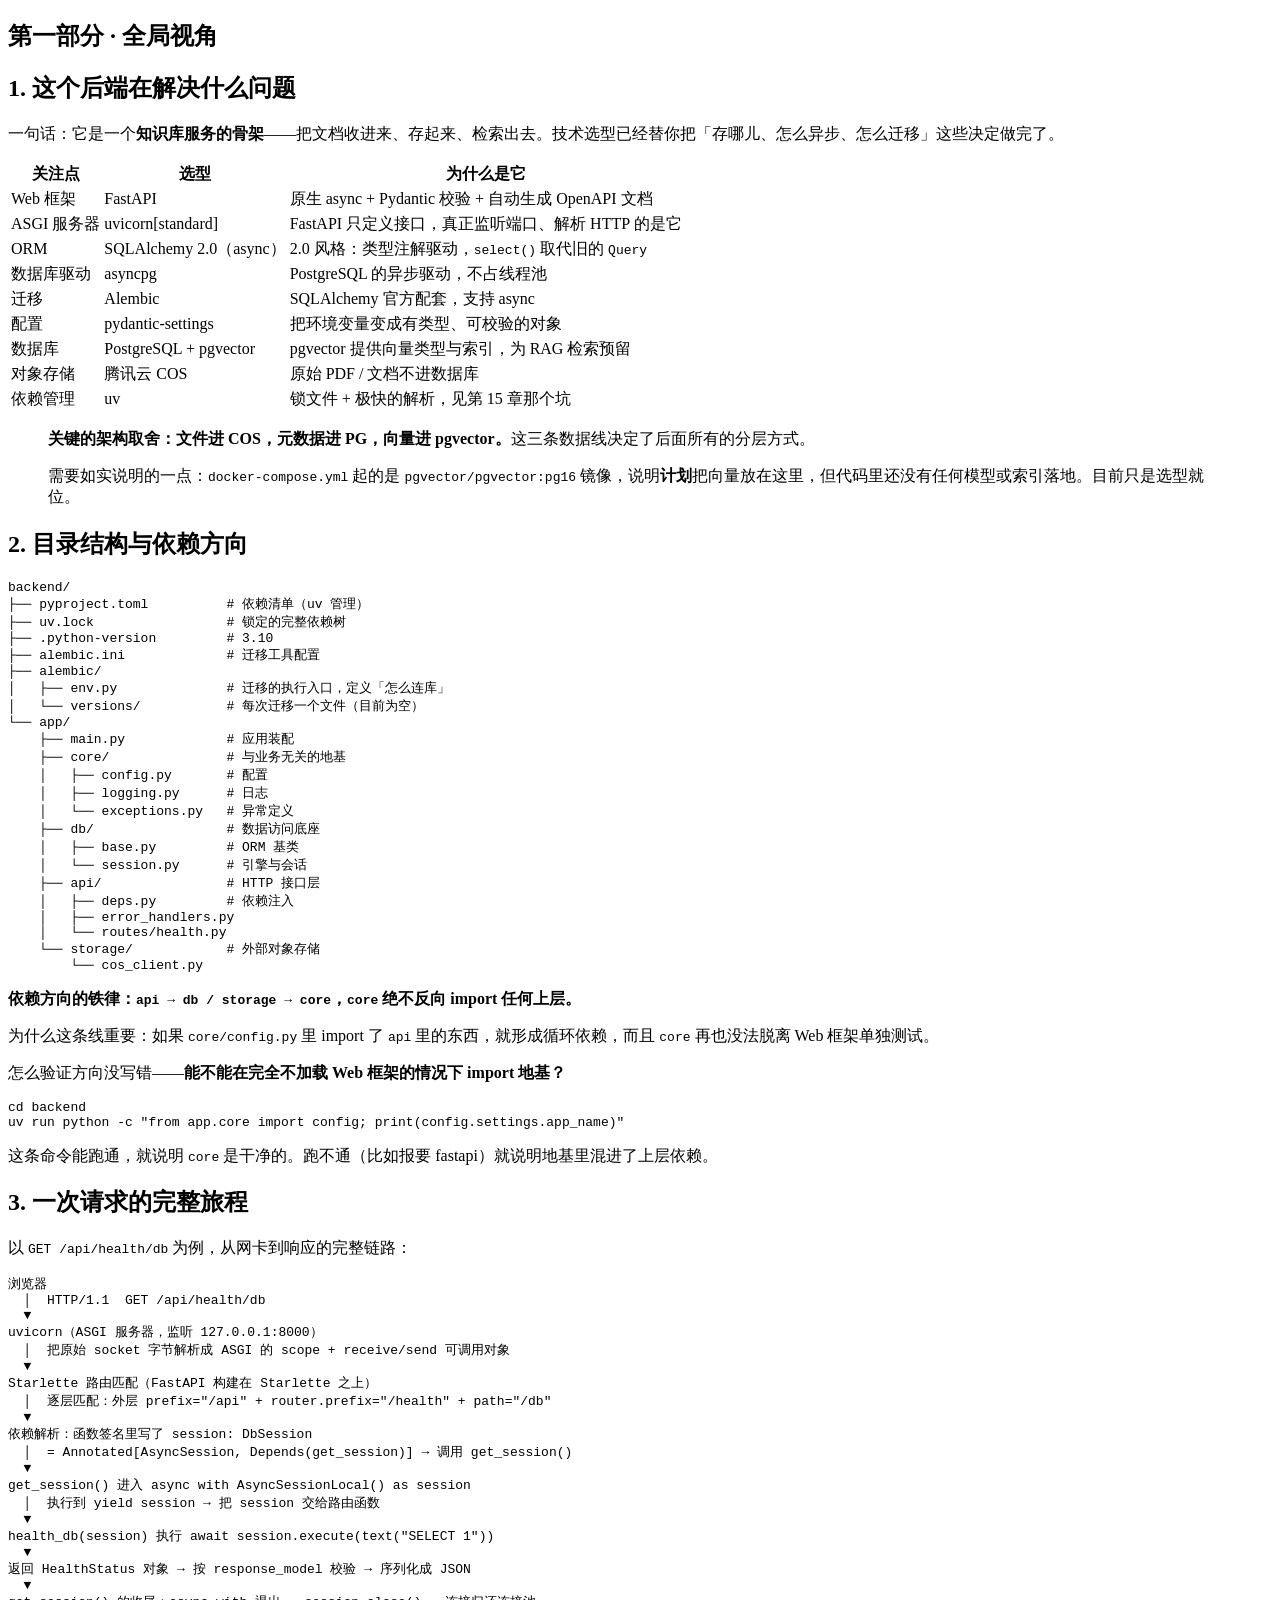
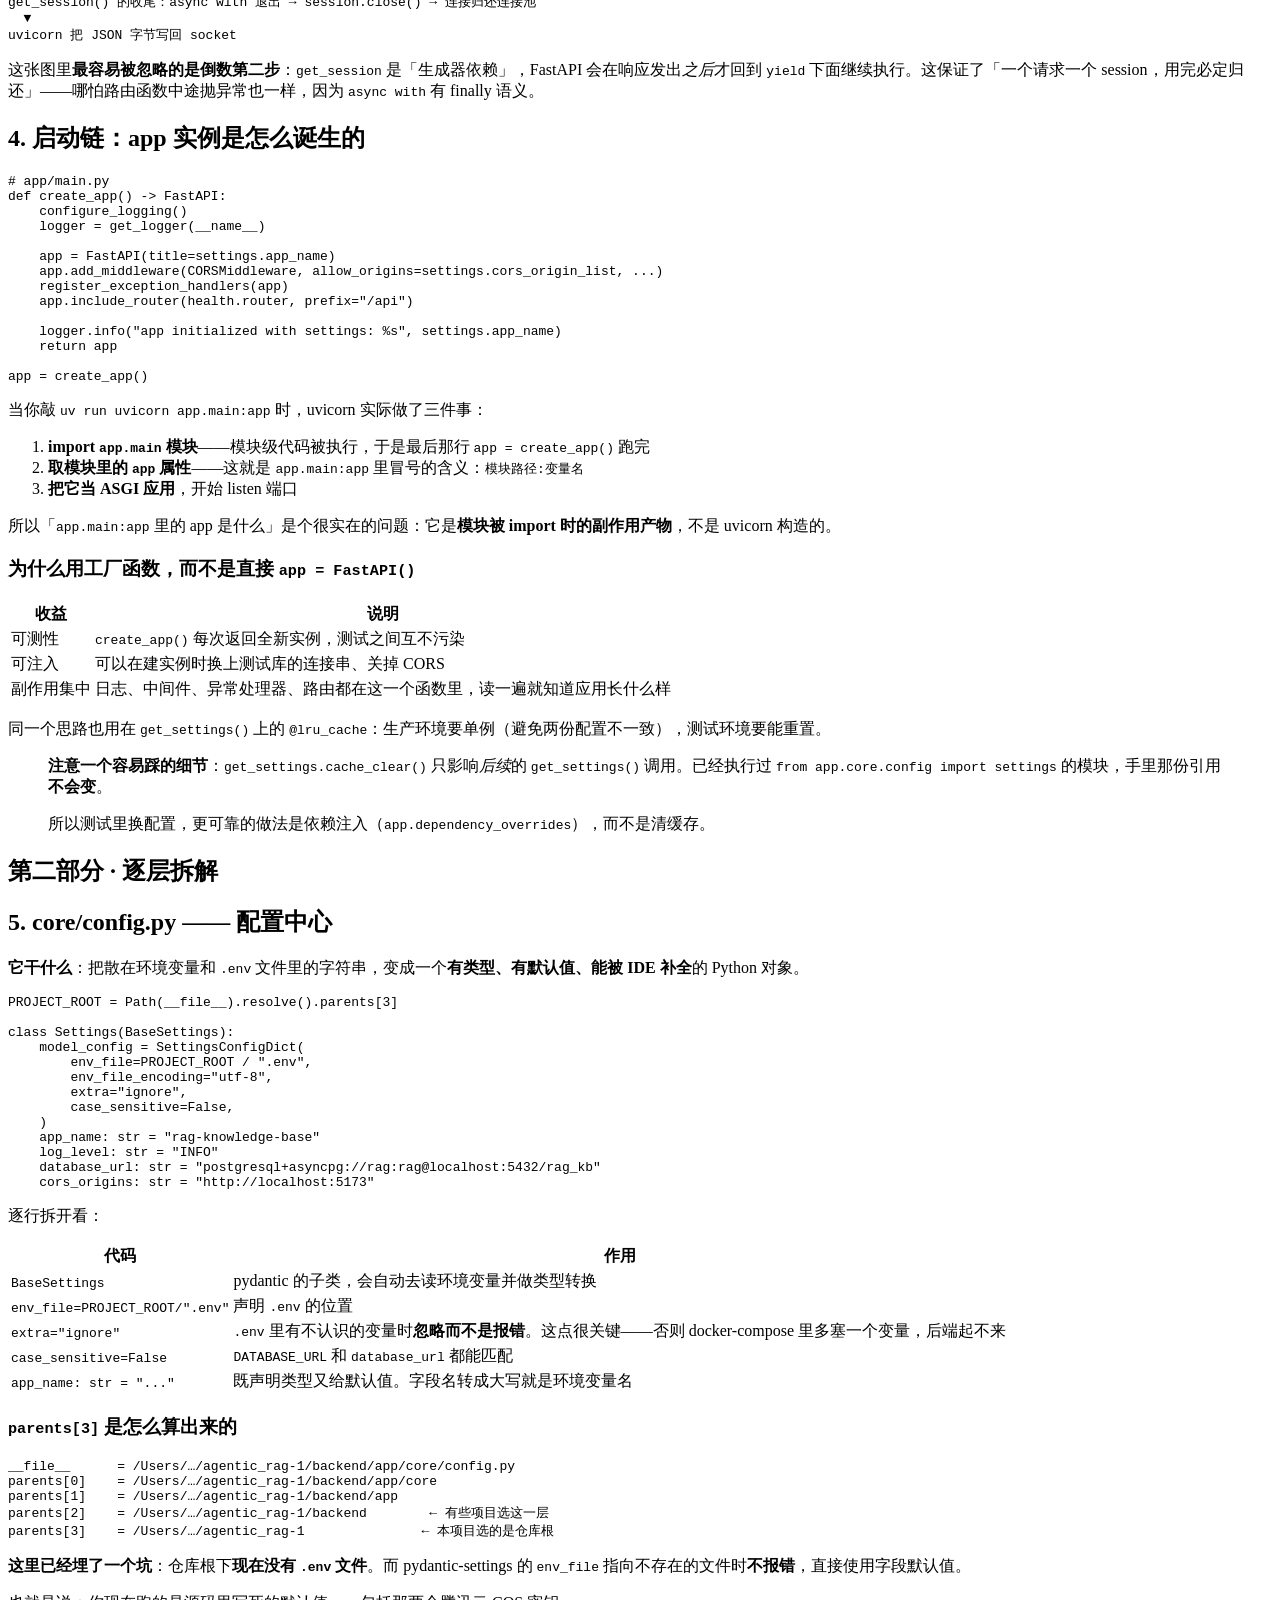
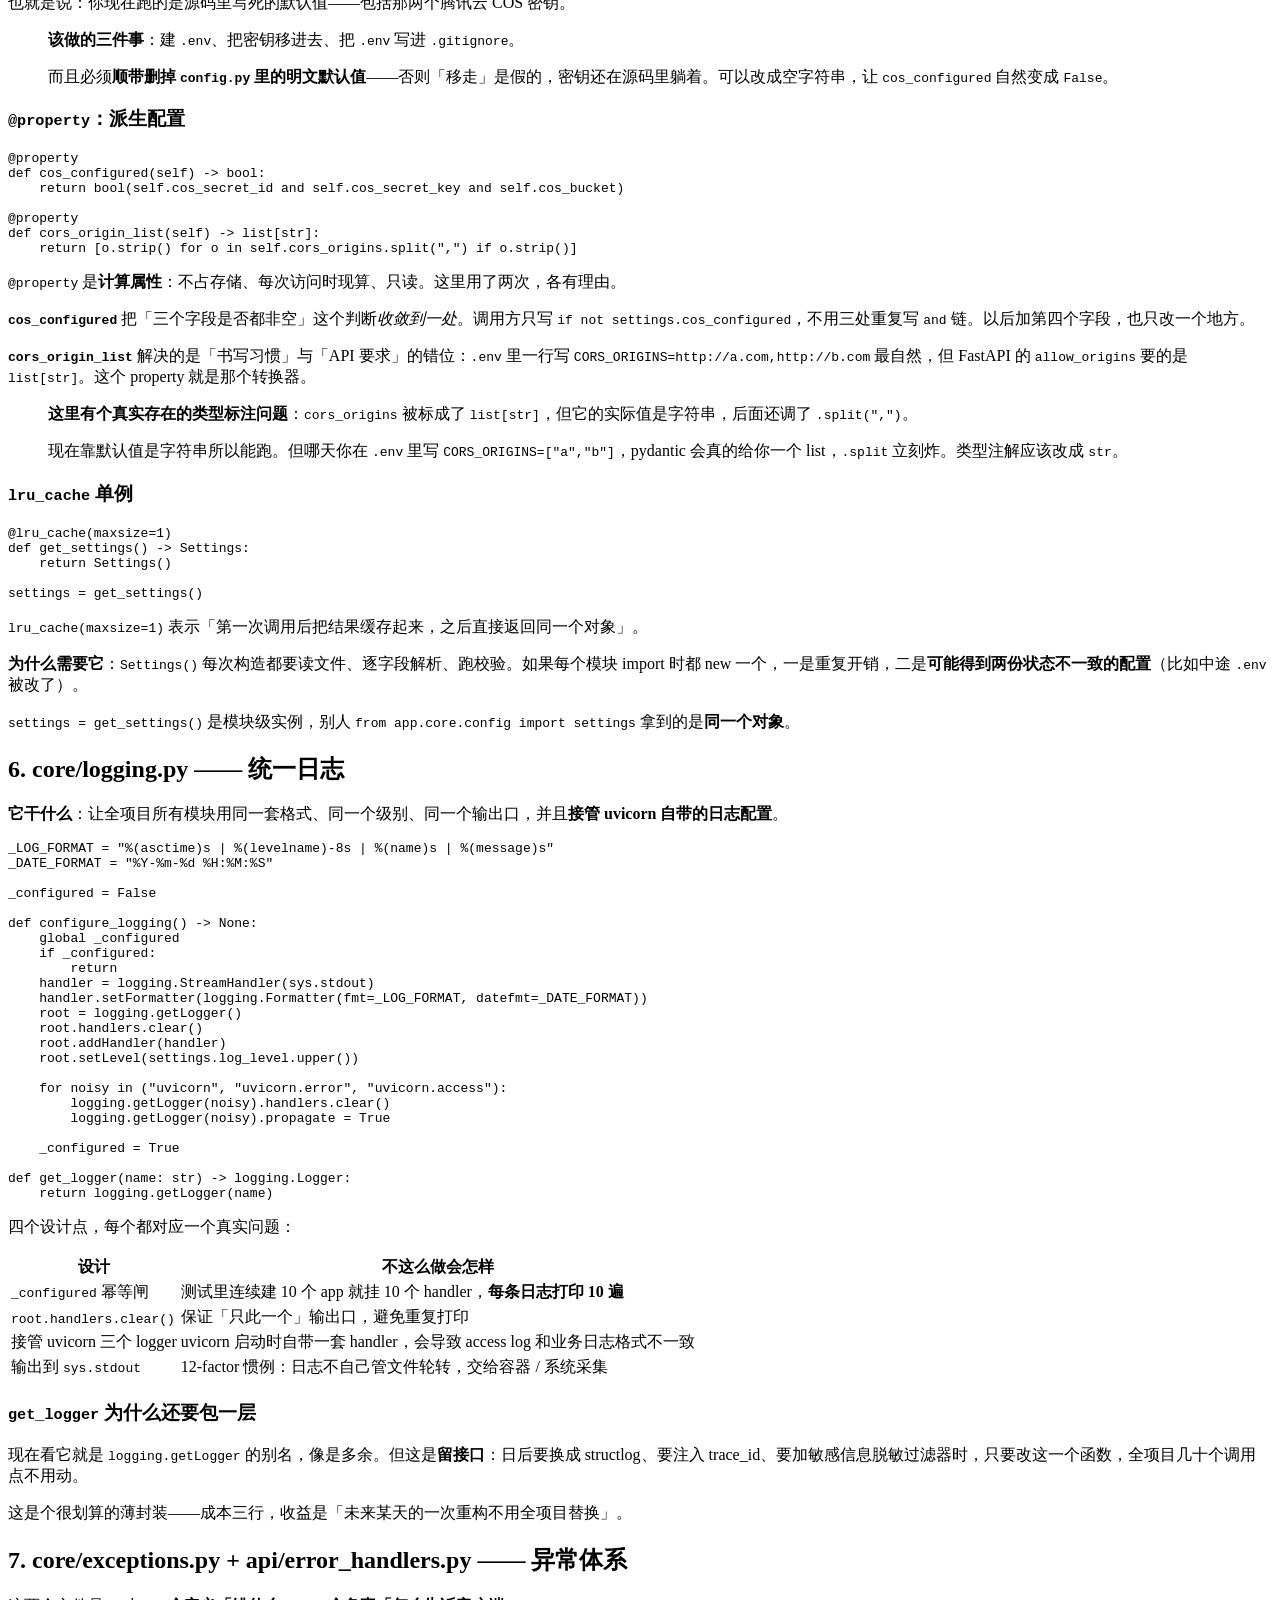
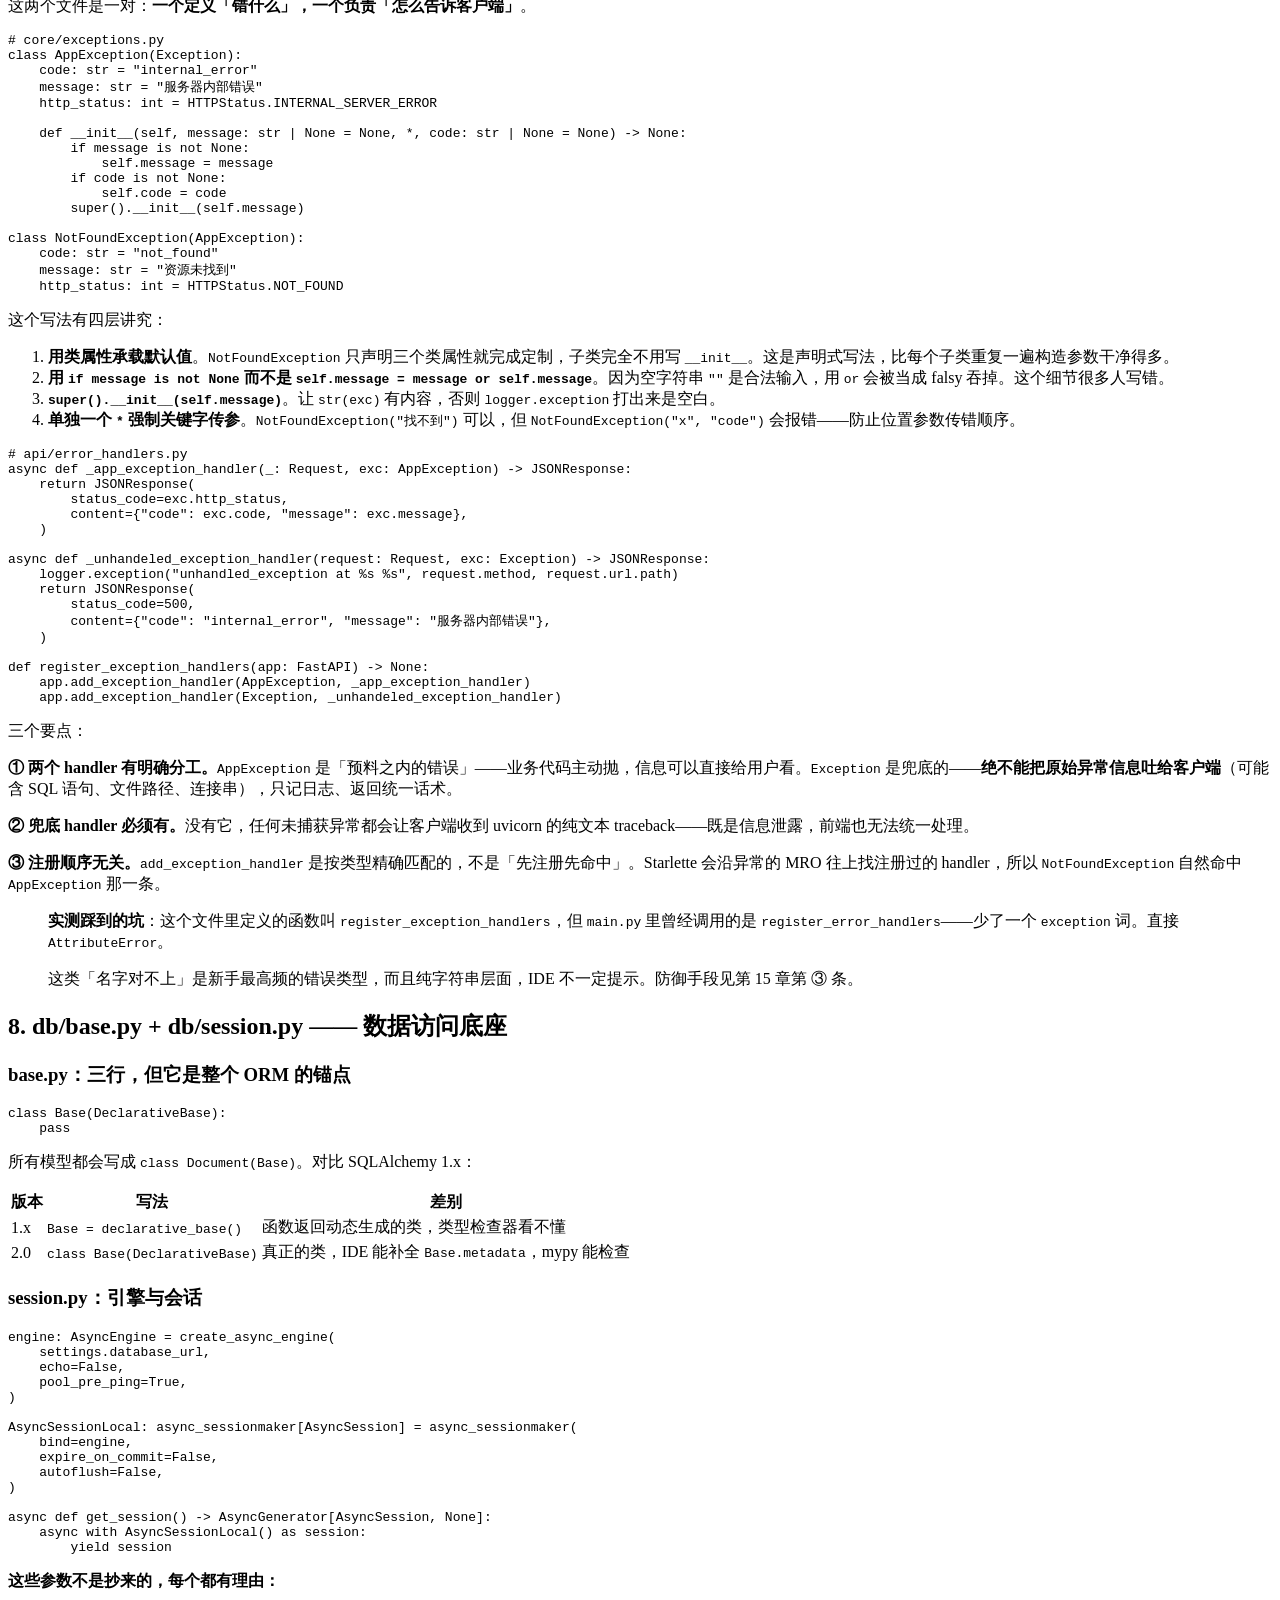
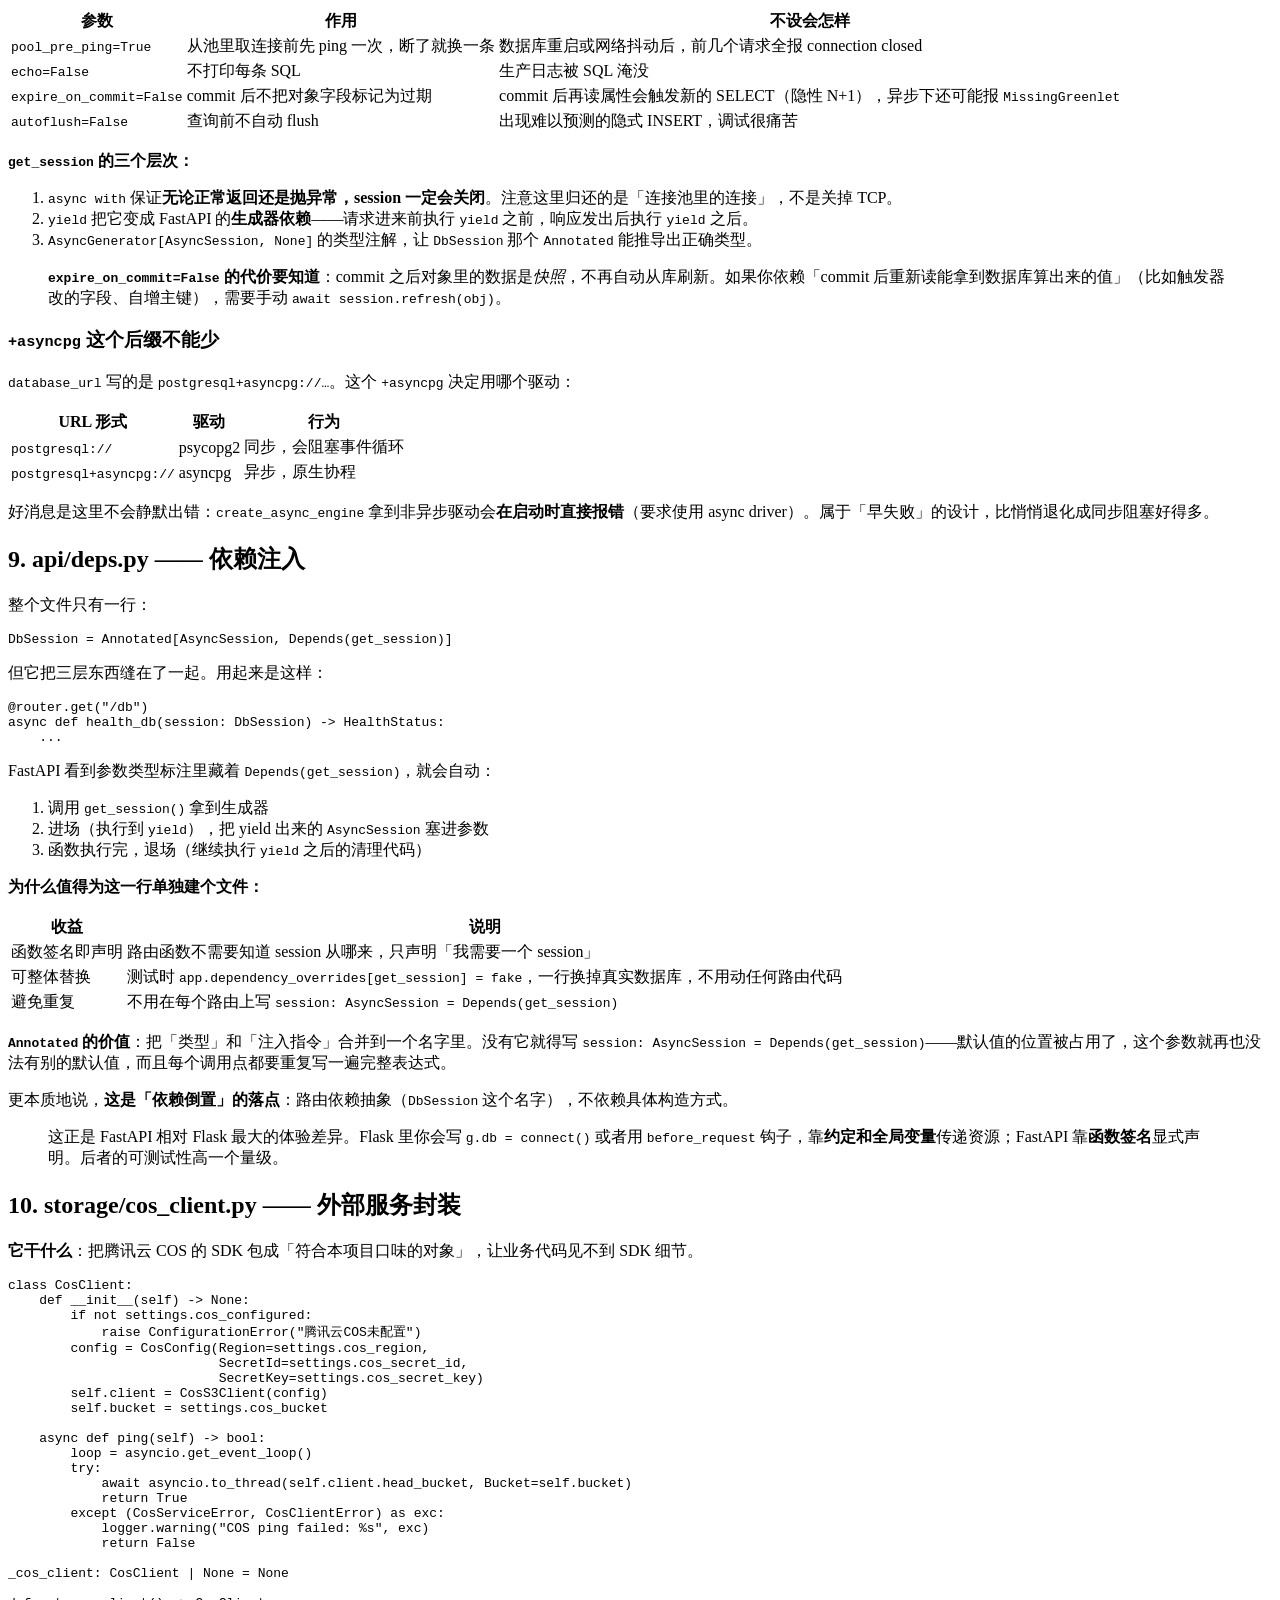
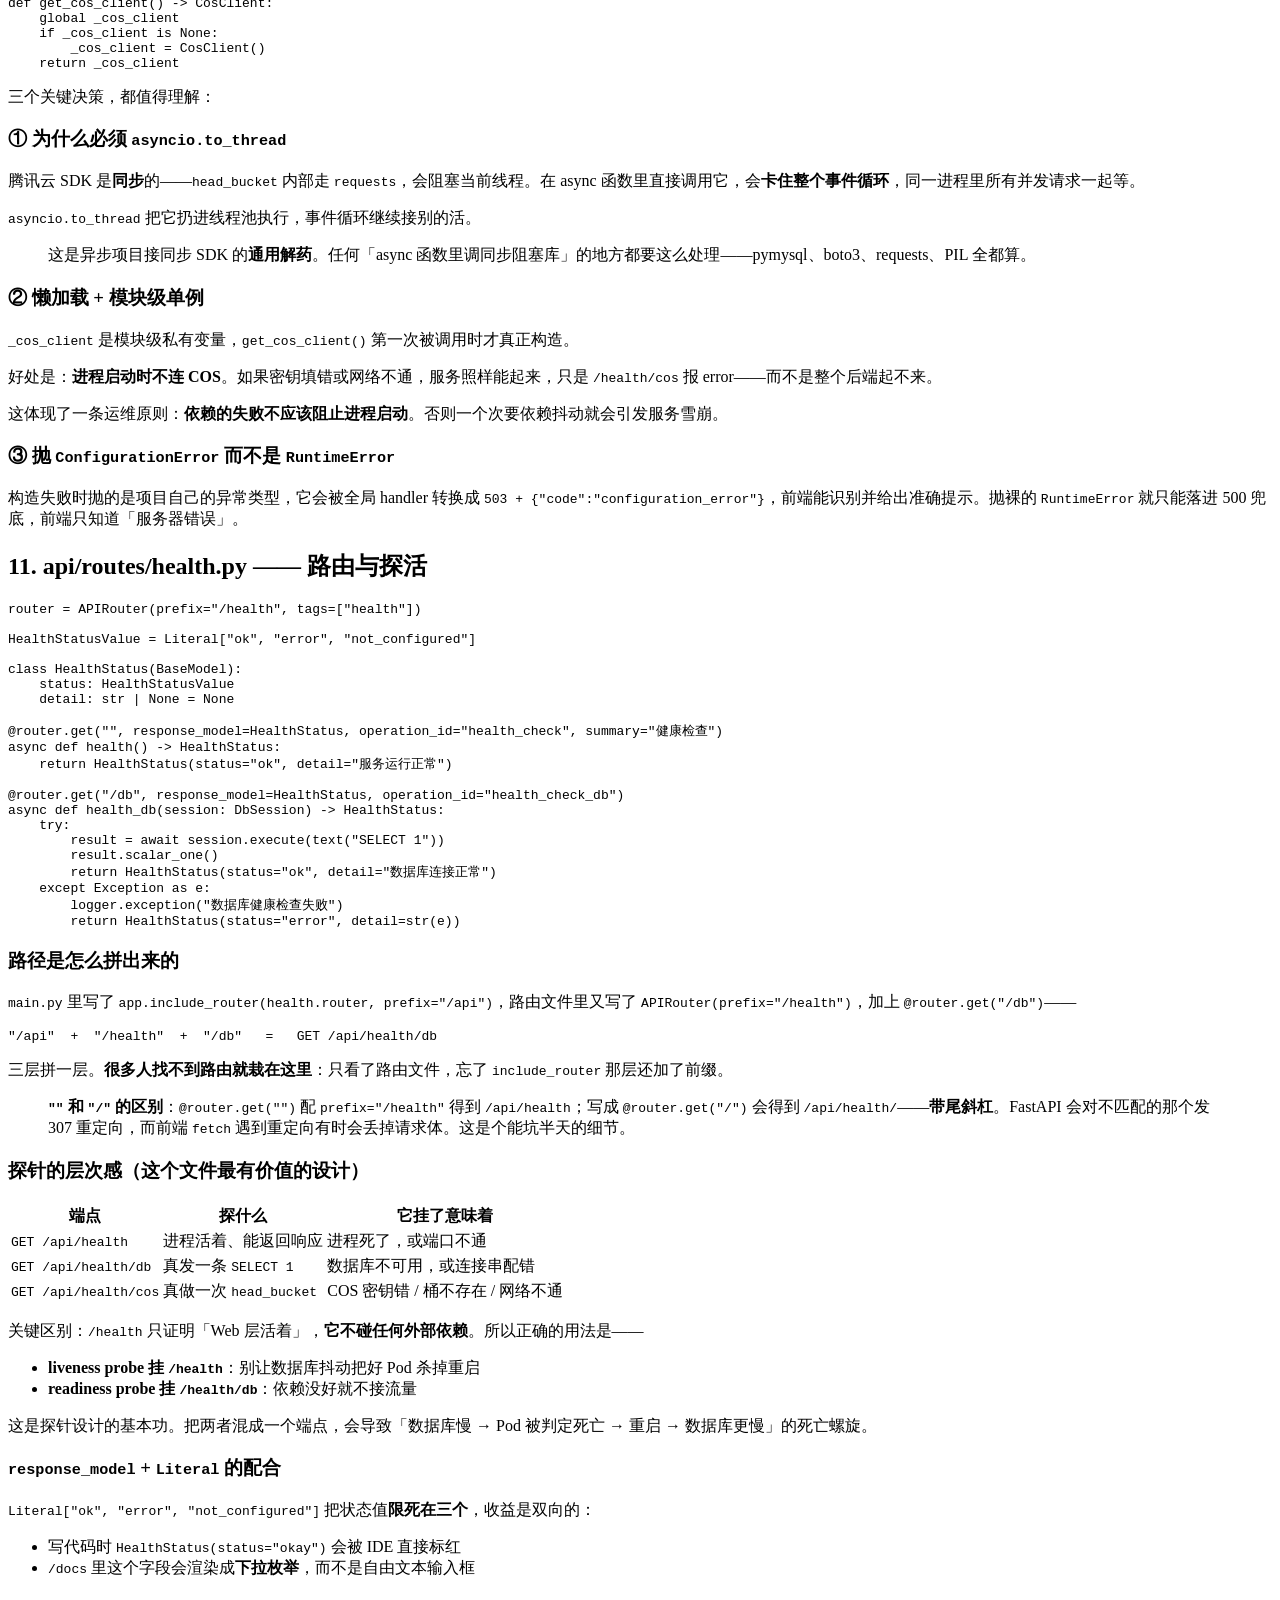
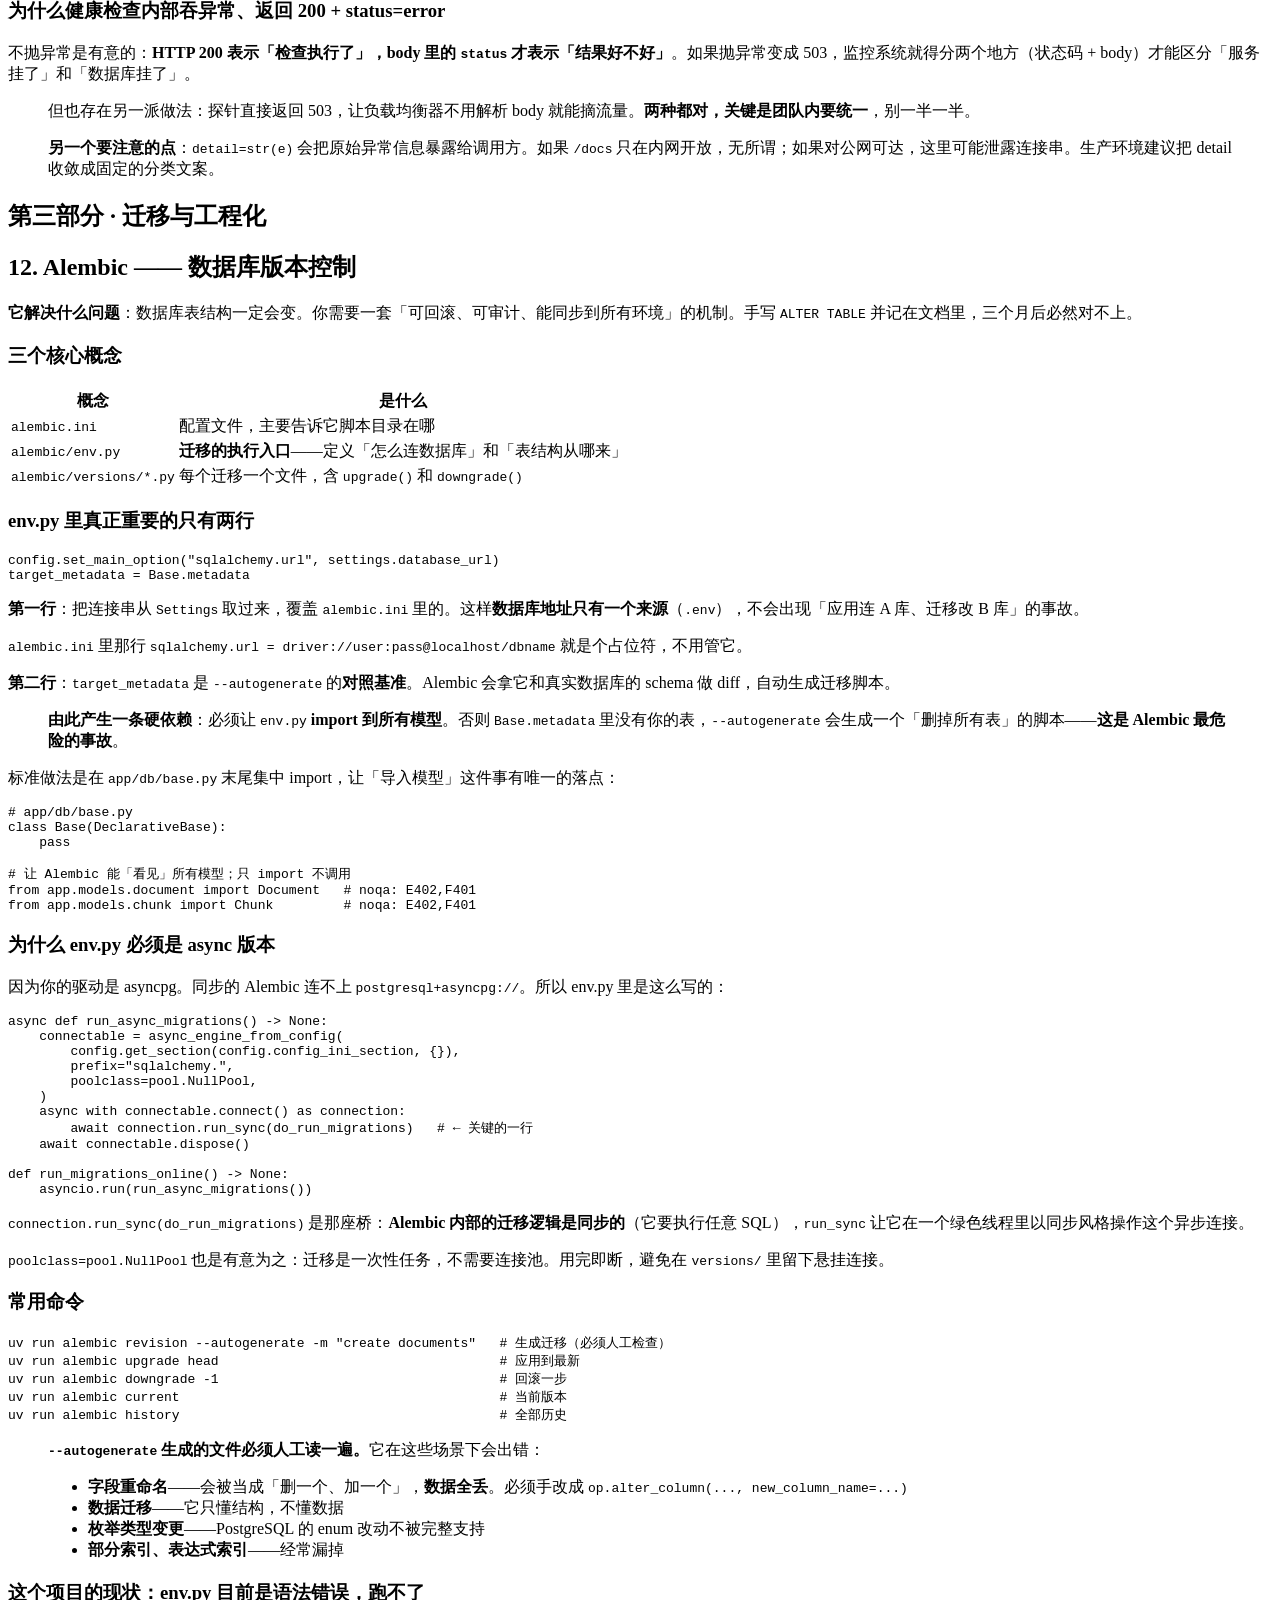
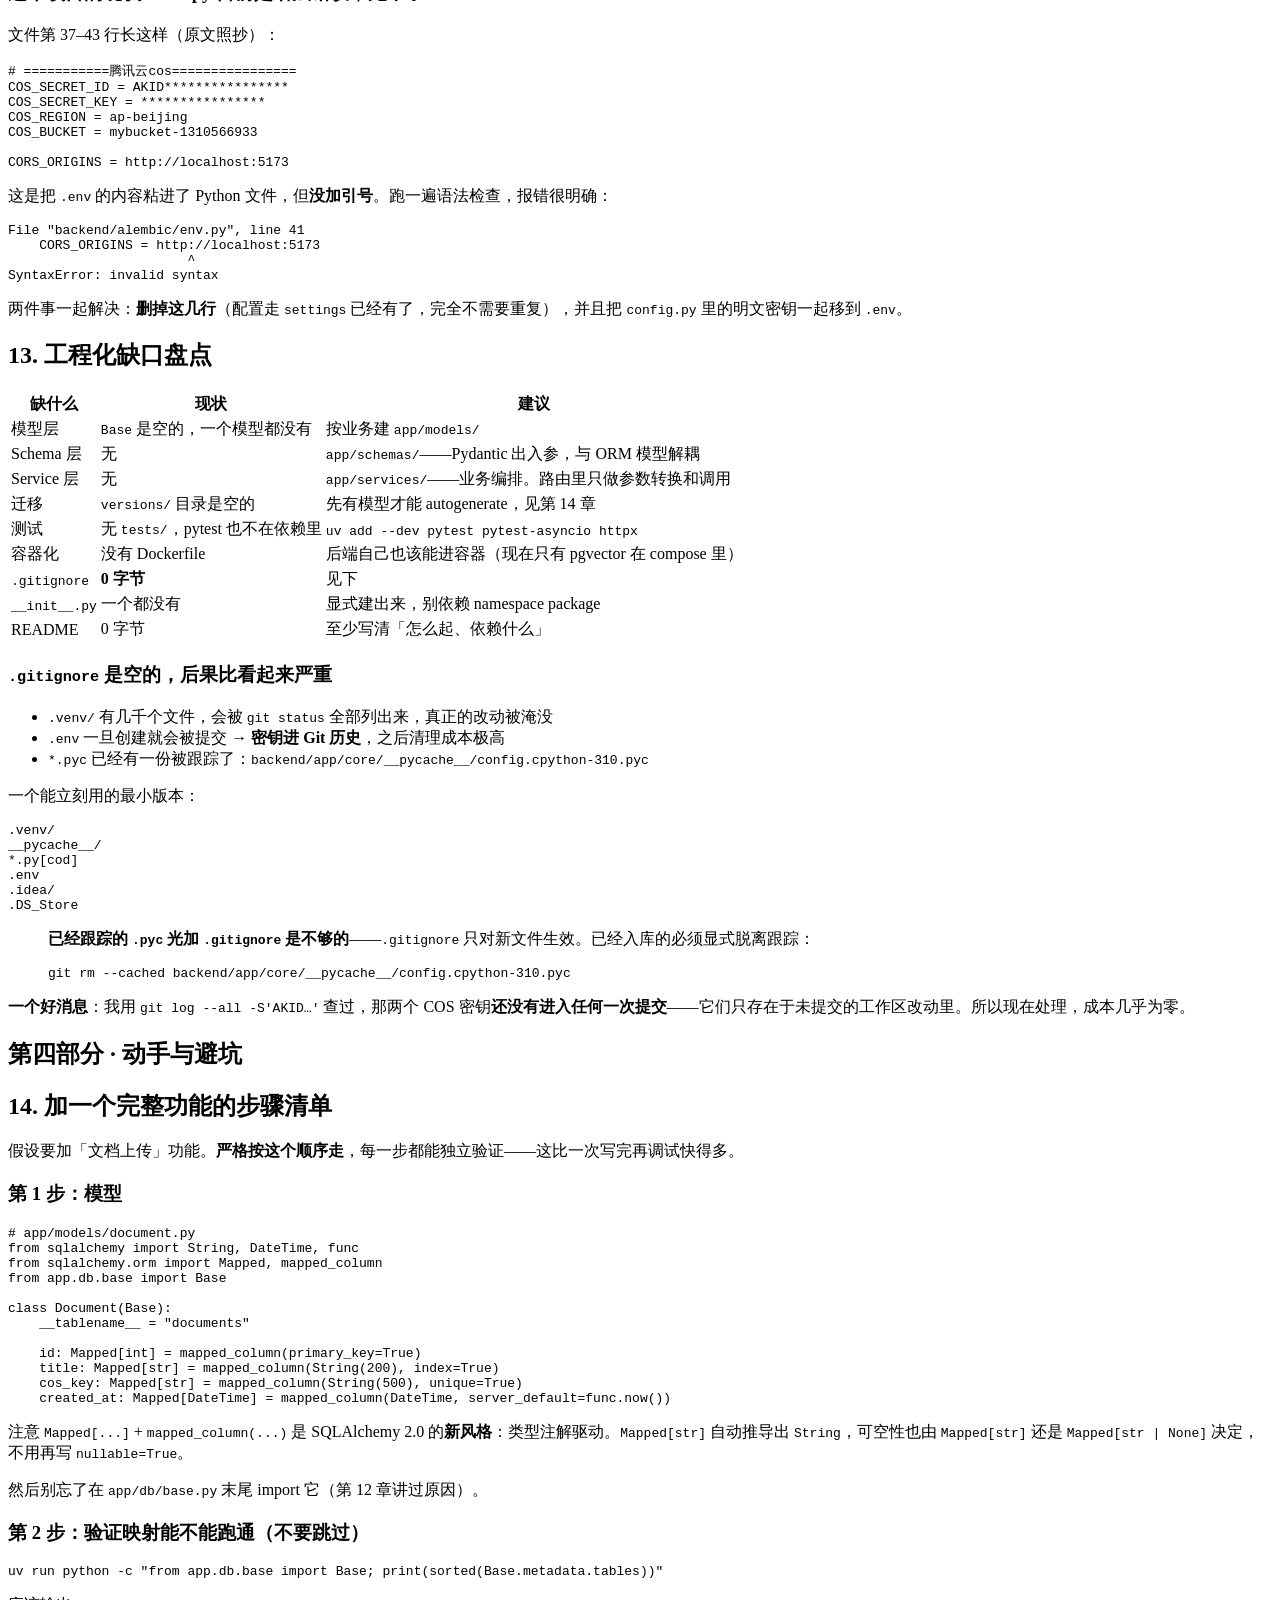
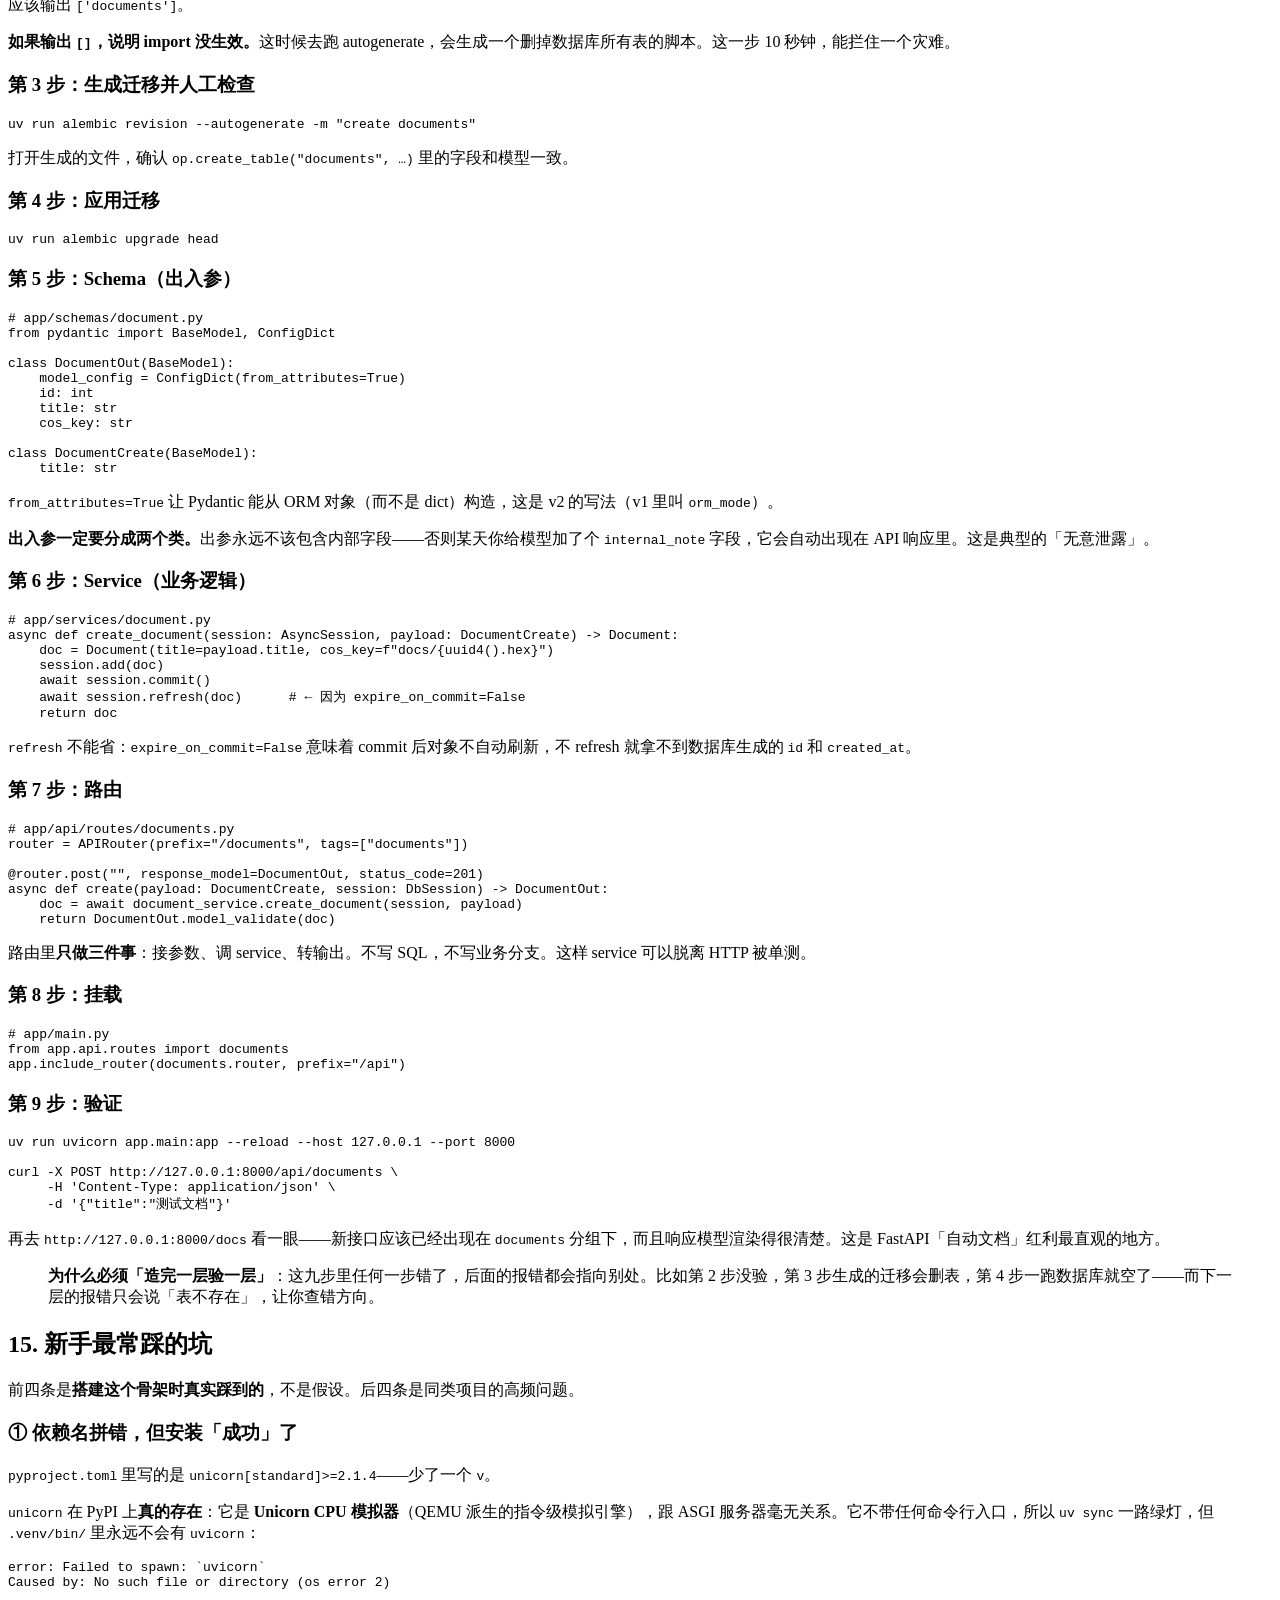
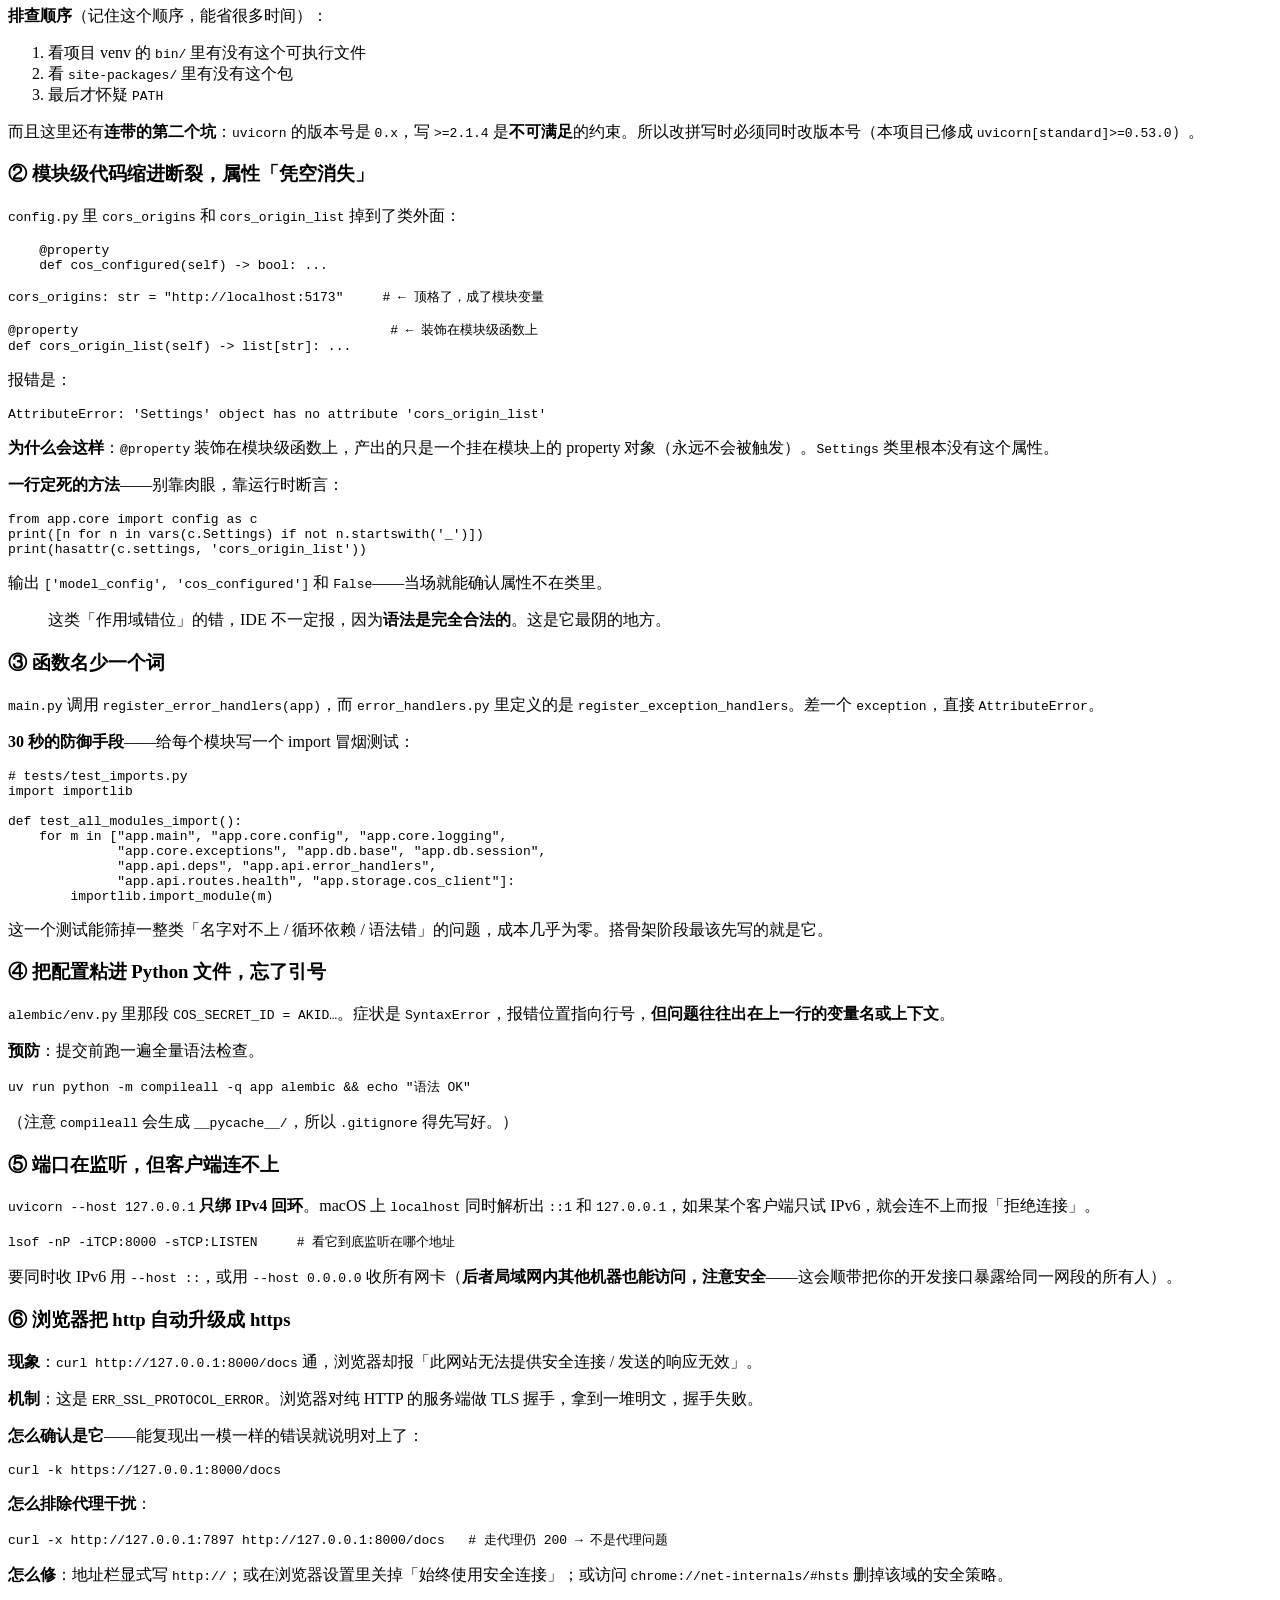
<file: src/backend-scaffold.html>
<!DOCTYPE html>
<html lang="zh-CN">
<head>
<meta charset="utf-8">
<title>FastAPI 后端脚手架拆解</title>
</head>
<body>
<main>

<section class="part" id="p1">
<h1 class="part-title">第一部分 · 全局视角</h1>

<h2 id="ch1">1. 这个后端在解决什么问题</h2>

<p>一句话：它是一个<strong>知识库服务的骨架</strong>——把文档收进来、存起来、检索出去。技术选型已经替你把「存哪儿、怎么异步、怎么迁移」这些决定做完了。</p>

<div class="tw"><table>
<thead><tr><th>关注点</th><th>选型</th><th>为什么是它</th></tr></thead>
<tbody>
<tr><td>Web 框架</td><td>FastAPI</td><td>原生 async + Pydantic 校验 + 自动生成 OpenAPI 文档</td></tr>
<tr><td>ASGI 服务器</td><td>uvicorn[standard]</td><td>FastAPI 只定义接口，真正监听端口、解析 HTTP 的是它</td></tr>
<tr><td>ORM</td><td>SQLAlchemy 2.0（async）</td><td>2.0 风格：类型注解驱动，<code>select()</code> 取代旧的 <code>Query</code></td></tr>
<tr><td>数据库驱动</td><td>asyncpg</td><td>PostgreSQL 的异步驱动，不占线程池</td></tr>
<tr><td>迁移</td><td>Alembic</td><td>SQLAlchemy 官方配套，支持 async</td></tr>
<tr><td>配置</td><td>pydantic-settings</td><td>把环境变量变成有类型、可校验的对象</td></tr>
<tr><td>数据库</td><td>PostgreSQL + pgvector</td><td>pgvector 提供向量类型与索引，为 RAG 检索预留</td></tr>
<tr><td>对象存储</td><td>腾讯云 COS</td><td>原始 PDF / 文档不进数据库</td></tr>
<tr><td>依赖管理</td><td>uv</td><td>锁文件 + 极快的解析，见第 15 章那个坑</td></tr>
</tbody>
</table></div>

<blockquote>
<p><strong>关键的架构取舍：文件进 COS，元数据进 PG，向量进 pgvector。</strong>这三条数据线决定了后面所有的分层方式。</p>
<p>需要如实说明的一点：<code>docker-compose.yml</code> 起的是 <code>pgvector/pgvector:pg16</code> 镜像，说明<strong>计划</strong>把向量放在这里，但代码里还没有任何模型或索引落地。目前只是选型就位。</p>
</blockquote>

<h2 id="ch2">2. 目录结构与依赖方向</h2>

<pre><code>backend/
├── pyproject.toml          # 依赖清单（uv 管理）
├── uv.lock                 # 锁定的完整依赖树
├── .python-version         # 3.10
├── alembic.ini             # 迁移工具配置
├── alembic/
│   ├── env.py              # 迁移的执行入口，定义「怎么连库」
│   └── versions/           # 每次迁移一个文件（目前为空）
└── app/
    ├── main.py             # 应用装配
    ├── core/               # 与业务无关的地基
    │   ├── config.py       # 配置
    │   ├── logging.py      # 日志
    │   └── exceptions.py   # 异常定义
    ├── db/                 # 数据访问底座
    │   ├── base.py         # ORM 基类
    │   └── session.py      # 引擎与会话
    ├── api/                # HTTP 接口层
    │   ├── deps.py         # 依赖注入
    │   ├── error_handlers.py
    │   └── routes/health.py
    └── storage/            # 外部对象存储
        └── cos_client.py</code></pre>

<p><strong>依赖方向的铁律：<code>api → db / storage → core</code>，<code>core</code> 绝不反向 import 任何上层。</strong></p>

<p>为什么这条线重要：如果 <code>core/config.py</code> 里 import 了 <code>api</code> 里的东西，就形成循环依赖，而且 <code>core</code> 再也没法脱离 Web 框架单独测试。</p>

<p>怎么验证方向没写错——<strong>能不能在完全不加载 Web 框架的情况下 import 地基？</strong></p>

<pre><code>cd backend
uv run python -c "from app.core import config; print(config.settings.app_name)"</code></pre>

<p>这条命令能跑通，就说明 <code>core</code> 是干净的。跑不通（比如报要 fastapi）就说明地基里混进了上层依赖。</p>

<h2 id="ch3">3. 一次请求的完整旅程</h2>

<p>以 <code>GET /api/health/db</code> 为例，从网卡到响应的完整链路：</p>

<pre><code>浏览器
  │  HTTP/1.1  GET /api/health/db
  ▼
uvicorn（ASGI 服务器，监听 127.0.0.1:8000）
  │  把原始 socket 字节解析成 ASGI 的 scope + receive/send 可调用对象
  ▼
Starlette 路由匹配（FastAPI 构建在 Starlette 之上）
  │  逐层匹配：外层 prefix="/api" + router.prefix="/health" + path="/db"
  ▼
依赖解析：函数签名里写了 session: DbSession
  │  = Annotated[AsyncSession, Depends(get_session)] → 调用 get_session()
  ▼
get_session() 进入 async with AsyncSessionLocal() as session
  │  执行到 yield session → 把 session 交给路由函数
  ▼
health_db(session) 执行 await session.execute(text("SELECT 1"))
  ▼
返回 HealthStatus 对象 → 按 response_model 校验 → 序列化成 JSON
  ▼
get_session() 的收尾：async with 退出 → session.close() → 连接归还连接池
  ▼
uvicorn 把 JSON 字节写回 socket</code></pre>

<p>这张图里<strong>最容易被忽略的是倒数第二步</strong>：<code>get_session</code> 是「生成器依赖」，FastAPI 会在响应发出<em>之后</em>才回到 <code>yield</code> 下面继续执行。这保证了「一个请求一个 session，用完必定归还」——哪怕路由函数中途抛异常也一样，因为 <code>async with</code> 有 finally 语义。</p>

<h2 id="ch4">4. 启动链：app 实例是怎么诞生的</h2>

<pre><code class="language-python"># app/main.py
def create_app() -&gt; FastAPI:
    configure_logging()
    logger = get_logger(__name__)

    app = FastAPI(title=settings.app_name)
    app.add_middleware(CORSMiddleware, allow_origins=settings.cors_origin_list, ...)
    register_exception_handlers(app)
    app.include_router(health.router, prefix="/api")

    logger.info("app initialized with settings: %s", settings.app_name)
    return app

app = create_app()</code></pre>

<p>当你敲 <code>uv run uvicorn app.main:app</code> 时，uvicorn 实际做了三件事：</p>

<ol>
<li><strong>import <code>app.main</code> 模块</strong>——模块级代码被执行，于是最后那行 <code>app = create_app()</code> 跑完</li>
<li><strong>取模块里的 <code>app</code> 属性</strong>——这就是 <code>app.main:app</code> 里冒号的含义：<code>模块路径:变量名</code></li>
<li><strong>把它当 ASGI 应用</strong>，开始 listen 端口</li>
</ol>

<p>所以「<code>app.main:app</code> 里的 app 是什么」是个很实在的问题：它是<strong>模块被 import 时的副作用产物</strong>，不是 uvicorn 构造的。</p>

<h3 id="ch4-1">为什么用工厂函数，而不是直接 <code>app = FastAPI()</code></h3>

<div class="tw"><table>
<thead><tr><th>收益</th><th>说明</th></tr></thead>
<tbody>
<tr><td>可测性</td><td><code>create_app()</code> 每次返回全新实例，测试之间互不污染</td></tr>
<tr><td>可注入</td><td>可以在建实例时换上测试库的连接串、关掉 CORS</td></tr>
<tr><td>副作用集中</td><td>日志、中间件、异常处理器、路由都在这一个函数里，读一遍就知道应用长什么样</td></tr>
</tbody>
</table></div>

<p>同一个思路也用在 <code>get_settings()</code> 上的 <code>@lru_cache</code>：生产环境要单例（避免两份配置不一致），测试环境要能重置。</p>

<blockquote>
<p><strong>注意一个容易踩的细节</strong>：<code>get_settings.cache_clear()</code> 只影响<em>后续</em>的 <code>get_settings()</code> 调用。已经执行过 <code>from app.core.config import settings</code> 的模块，手里那份引用<strong>不会变</strong>。</p>
<p>所以测试里换配置，更可靠的做法是依赖注入（<code>app.dependency_overrides</code>），而不是清缓存。</p>
</blockquote>

</section>

<section class="part" id="p2">
<h1 class="part-title">第二部分 · 逐层拆解</h1>

<h2 id="ch5">5. core/config.py —— 配置中心</h2>

<p><strong>它干什么</strong>：把散在环境变量和 <code>.env</code> 文件里的字符串，变成一个<strong>有类型、有默认值、能被 IDE 补全</strong>的 Python 对象。</p>

<pre><code class="language-python">PROJECT_ROOT = Path(__file__).resolve().parents[3]

class Settings(BaseSettings):
    model_config = SettingsConfigDict(
        env_file=PROJECT_ROOT / ".env",
        env_file_encoding="utf-8",
        extra="ignore",
        case_sensitive=False,
    )
    app_name: str = "rag-knowledge-base"
    log_level: str = "INFO"
    database_url: str = "postgresql+asyncpg://rag:rag@localhost:5432/rag_kb"
    cors_origins: str = "http://localhost:5173"</code></pre>

<p>逐行拆开看：</p>

<div class="tw"><table>
<thead><tr><th>代码</th><th>作用</th></tr></thead>
<tbody>
<tr><td><code>BaseSettings</code></td><td>pydantic 的子类，会自动去读环境变量并做类型转换</td></tr>
<tr><td><code>env_file=PROJECT_ROOT/".env"</code></td><td>声明 <code>.env</code> 的位置</td></tr>
<tr><td><code>extra="ignore"</code></td><td><code>.env</code> 里有不认识的变量时<strong>忽略而不是报错</strong>。这点很关键——否则 docker-compose 里多塞一个变量，后端起不来</td></tr>
<tr><td><code>case_sensitive=False</code></td><td><code>DATABASE_URL</code> 和 <code>database_url</code> 都能匹配</td></tr>
<tr><td><code>app_name: str = "..."</code></td><td>既声明类型又给默认值。字段名转成大写就是环境变量名</td></tr>
</tbody>
</table></div>

<h3 id="ch5-1"><code>parents[3]</code> 是怎么算出来的</h3>

<pre><code>__file__      = /Users/…/agentic_rag-1/backend/app/core/config.py
parents[0]    = /Users/…/agentic_rag-1/backend/app/core
parents[1]    = /Users/…/agentic_rag-1/backend/app
parents[2]    = /Users/…/agentic_rag-1/backend        ← 有些项目选这一层
parents[3]    = /Users/…/agentic_rag-1               ← 本项目选的是仓库根</code></pre>

<p><strong>这里已经埋了一个坑</strong>：仓库根下<strong>现在没有 <code>.env</code> 文件</strong>。而 pydantic-settings 的 <code>env_file</code> 指向不存在的文件时<strong>不报错</strong>，直接使用字段默认值。</p>

<p>也就是说：你现在跑的是源码里写死的默认值——包括那两个腾讯云 COS 密钥。</p>

<blockquote>
<p><strong>该做的三件事</strong>：建 <code>.env</code>、把密钥移进去、把 <code>.env</code> 写进 <code>.gitignore</code>。</p>
<p>而且必须<strong>顺带删掉 <code>config.py</code> 里的明文默认值</strong>——否则「移走」是假的，密钥还在源码里躺着。可以改成空字符串，让 <code>cos_configured</code> 自然变成 <code>False</code>。</p>
</blockquote>

<h3 id="ch5-2"><code>@property</code>：派生配置</h3>

<pre><code class="language-python">@property
def cos_configured(self) -&gt; bool:
    return bool(self.cos_secret_id and self.cos_secret_key and self.cos_bucket)

@property
def cors_origin_list(self) -&gt; list[str]:
    return [o.strip() for o in self.cors_origins.split(",") if o.strip()]</code></pre>

<p><code>@property</code> 是<strong>计算属性</strong>：不占存储、每次访问时现算、只读。这里用了两次，各有理由。</p>

<p><strong><code>cos_configured</code></strong> 把「三个字段是否都非空」这个判断<em>收敛到一处</em>。调用方只写 <code>if not settings.cos_configured</code>，不用三处重复写 <code>and</code> 链。以后加第四个字段，也只改一个地方。</p>

<p><strong><code>cors_origin_list</code></strong> 解决的是「书写习惯」与「API 要求」的错位：<code>.env</code> 里一行写 <code>CORS_ORIGINS=http://a.com,http://b.com</code> 最自然，但 FastAPI 的 <code>allow_origins</code> 要的是 <code>list[str]</code>。这个 property 就是那个转换器。</p>

<blockquote>
<p><strong>这里有个真实存在的类型标注问题</strong>：<code>cors_origins</code> 被标成了 <code>list[str]</code>，但它的实际值是字符串，后面还调了 <code>.split(",")</code>。</p>
<p>现在靠默认值是字符串所以能跑。但哪天你在 <code>.env</code> 里写 <code>CORS_ORIGINS=["a","b"]</code>，pydantic 会真的给你一个 list，<code>.split</code> 立刻炸。类型注解应该改成 <code>str</code>。</p>
</blockquote>

<h3 id="ch5-3"><code>lru_cache</code> 单例</h3>

<pre><code class="language-python">@lru_cache(maxsize=1)
def get_settings() -&gt; Settings:
    return Settings()

settings = get_settings()</code></pre>

<p><code>lru_cache(maxsize=1)</code> 表示「第一次调用后把结果缓存起来，之后直接返回同一个对象」。</p>

<p><strong>为什么需要它</strong>：<code>Settings()</code> 每次构造都要读文件、逐字段解析、跑校验。如果每个模块 import 时都 new 一个，一是重复开销，二是<strong>可能得到两份状态不一致的配置</strong>（比如中途 <code>.env</code> 被改了）。</p>

<p><code>settings = get_settings()</code> 是模块级实例，别人 <code>from app.core.config import settings</code> 拿到的是<strong>同一个对象</strong>。</p>

<h2 id="ch6">6. core/logging.py —— 统一日志</h2>

<p><strong>它干什么</strong>：让全项目所有模块用同一套格式、同一个级别、同一个输出口，并且<strong>接管 uvicorn 自带的日志配置</strong>。</p>

<pre><code class="language-python">_LOG_FORMAT = "%(asctime)s | %(levelname)-8s | %(name)s | %(message)s"
_DATE_FORMAT = "%Y-%m-%d %H:%M:%S"

_configured = False

def configure_logging() -&gt; None:
    global _configured
    if _configured:
        return
    handler = logging.StreamHandler(sys.stdout)
    handler.setFormatter(logging.Formatter(fmt=_LOG_FORMAT, datefmt=_DATE_FORMAT))
    root = logging.getLogger()
    root.handlers.clear()
    root.addHandler(handler)
    root.setLevel(settings.log_level.upper())

    for noisy in ("uvicorn", "uvicorn.error", "uvicorn.access"):
        logging.getLogger(noisy).handlers.clear()
        logging.getLogger(noisy).propagate = True

    _configured = True

def get_logger(name: str) -&gt; logging.Logger:
    return logging.getLogger(name)</code></pre>

<p>四个设计点，每个都对应一个真实问题：</p>

<div class="tw"><table>
<thead><tr><th>设计</th><th>不这么做会怎样</th></tr></thead>
<tbody>
<tr><td><code>_configured</code> 幂等闸</td><td>测试里连续建 10 个 app 就挂 10 个 handler，<strong>每条日志打印 10 遍</strong></td></tr>
<tr><td><code>root.handlers.clear()</code></td><td>保证「只此一个」输出口，避免重复打印</td></tr>
<tr><td>接管 uvicorn 三个 logger</td><td>uvicorn 启动时自带一套 handler，会导致 access log 和业务日志格式不一致</td></tr>
<tr><td>输出到 <code>sys.stdout</code></td><td>12-factor 惯例：日志不自己管文件轮转，交给容器 / 系统采集</td></tr>
</tbody>
</table></div>

<h3 id="ch6-1"><code>get_logger</code> 为什么还要包一层</h3>

<p>现在看它就是 <code>logging.getLogger</code> 的别名，像是多余。但这是<strong>留接口</strong>：日后要换成 structlog、要注入 trace_id、要加敏感信息脱敏过滤器时，只要改这一个函数，全项目几十个调用点不用动。</p>

<p>这是个很划算的薄封装——成本三行，收益是「未来某天的一次重构不用全项目替换」。</p>

<h2 id="ch7">7. core/exceptions.py + api/error_handlers.py —— 异常体系</h2>

<p>这两个文件是一对：<strong>一个定义「错什么」，一个负责「怎么告诉客户端」</strong>。</p>

<pre><code class="language-python"># core/exceptions.py
class AppException(Exception):
    code: str = "internal_error"
    message: str = "服务器内部错误"
    http_status: int = HTTPStatus.INTERNAL_SERVER_ERROR

    def __init__(self, message: str | None = None, *, code: str | None = None) -&gt; None:
        if message is not None:
            self.message = message
        if code is not None:
            self.code = code
        super().__init__(self.message)

class NotFoundException(AppException):
    code: str = "not_found"
    message: str = "资源未找到"
    http_status: int = HTTPStatus.NOT_FOUND</code></pre>

<p>这个写法有四层讲究：</p>

<ol>
<li><strong>用类属性承载默认值</strong>。<code>NotFoundException</code> 只声明三个类属性就完成定制，子类完全不用写 <code>__init__</code>。这是声明式写法，比每个子类重复一遍构造参数干净得多。</li>
<li><strong>用 <code>if message is not None</code> 而不是 <code>self.message = message or self.message</code></strong>。因为空字符串 <code>""</code> 是合法输入，用 <code>or</code> 会被当成 falsy 吞掉。这个细节很多人写错。</li>
<li><strong><code>super().__init__(self.message)</code></strong>。让 <code>str(exc)</code> 有内容，否则 <code>logger.exception</code> 打出来是空白。</li>
<li><strong>单独一个 <code>*</code> 强制关键字传参</strong>。<code>NotFoundException("找不到")</code> 可以，但 <code>NotFoundException("x", "code")</code> 会报错——防止位置参数传错顺序。</li>
</ol>

<pre><code class="language-python"># api/error_handlers.py
async def _app_exception_handler(_: Request, exc: AppException) -&gt; JSONResponse:
    return JSONResponse(
        status_code=exc.http_status,
        content={"code": exc.code, "message": exc.message},
    )

async def _unhandeled_exception_handler(request: Request, exc: Exception) -&gt; JSONResponse:
    logger.exception("unhandled_exception at %s %s", request.method, request.url.path)
    return JSONResponse(
        status_code=500,
        content={"code": "internal_error", "message": "服务器内部错误"},
    )

def register_exception_handlers(app: FastAPI) -&gt; None:
    app.add_exception_handler(AppException, _app_exception_handler)
    app.add_exception_handler(Exception, _unhandeled_exception_handler)</code></pre>

<p>三个要点：</p>

<p><strong>① 两个 handler 有明确分工。</strong><code>AppException</code> 是「预料之内的错误」——业务代码主动抛，信息可以直接给用户看。<code>Exception</code> 是兜底的——<strong>绝不能把原始异常信息吐给客户端</strong>（可能含 SQL 语句、文件路径、连接串），只记日志、返回统一话术。</p>

<p><strong>② 兜底 handler 必须有。</strong>没有它，任何未捕获异常都会让客户端收到 uvicorn 的纯文本 traceback——既是信息泄露，前端也无法统一处理。</p>

<p><strong>③ 注册顺序无关。</strong><code>add_exception_handler</code> 是按类型精确匹配的，不是「先注册先命中」。Starlette 会沿异常的 MRO 往上找注册过的 handler，所以 <code>NotFoundException</code> 自然命中 <code>AppException</code> 那一条。</p>

<blockquote>
<p><strong>实测踩到的坑</strong>：这个文件里定义的函数叫 <code>register_exception_handlers</code>，但 <code>main.py</code> 里曾经调用的是 <code>register_error_handlers</code>——少了一个 <code>exception</code> 词。直接 <code>AttributeError</code>。</p>
<p>这类「名字对不上」是新手最高频的错误类型，而且纯字符串层面，IDE 不一定提示。防御手段见第 15 章第 ③ 条。</p>
</blockquote>

<h2 id="ch8">8. db/base.py + db/session.py —— 数据访问底座</h2>

<h3 id="ch8-1">base.py：三行，但它是整个 ORM 的锚点</h3>

<pre><code class="language-python">class Base(DeclarativeBase):
    pass</code></pre>

<p>所有模型都会写成 <code>class Document(Base)</code>。对比 SQLAlchemy 1.x：</p>

<div class="tw"><table>
<thead><tr><th>版本</th><th>写法</th><th>差别</th></tr></thead>
<tbody>
<tr><td>1.x</td><td><code>Base = declarative_base()</code></td><td>函数返回动态生成的类，类型检查器看不懂</td></tr>
<tr><td>2.0</td><td><code>class Base(DeclarativeBase)</code></td><td>真正的类，IDE 能补全 <code>Base.metadata</code>，mypy 能检查</td></tr>
</tbody>
</table></div>

<h3 id="ch8-2">session.py：引擎与会话</h3>

<pre><code class="language-python">engine: AsyncEngine = create_async_engine(
    settings.database_url,
    echo=False,
    pool_pre_ping=True,
)

AsyncSessionLocal: async_sessionmaker[AsyncSession] = async_sessionmaker(
    bind=engine,
    expire_on_commit=False,
    autoflush=False,
)

async def get_session() -&gt; AsyncGenerator[AsyncSession, None]:
    async with AsyncSessionLocal() as session:
        yield session</code></pre>

<p><strong>这些参数不是抄来的，每个都有理由：</strong></p>

<div class="tw"><table>
<thead><tr><th>参数</th><th>作用</th><th>不设会怎样</th></tr></thead>
<tbody>
<tr><td><code>pool_pre_ping=True</code></td><td>从池里取连接前先 ping 一次，断了就换一条</td><td>数据库重启或网络抖动后，前几个请求全报 connection closed</td></tr>
<tr><td><code>echo=False</code></td><td>不打印每条 SQL</td><td>生产日志被 SQL 淹没</td></tr>
<tr><td><code>expire_on_commit=False</code></td><td>commit 后不把对象字段标记为过期</td><td>commit 后再读属性会触发新的 SELECT（隐性 N+1），异步下还可能报 <code>MissingGreenlet</code></td></tr>
<tr><td><code>autoflush=False</code></td><td>查询前不自动 flush</td><td>出现难以预测的隐式 INSERT，调试很痛苦</td></tr>
</tbody>
</table></div>

<p><strong><code>get_session</code> 的三个层次：</strong></p>

<ol>
<li><code>async with</code> 保证<strong>无论正常返回还是抛异常，session 一定会关闭</strong>。注意这里归还的是「连接池里的连接」，不是关掉 TCP。</li>
<li><code>yield</code> 把它变成 FastAPI 的<strong>生成器依赖</strong>——请求进来前执行 <code>yield</code> 之前，响应发出后执行 <code>yield</code> 之后。</li>
<li><code>AsyncGenerator[AsyncSession, None]</code> 的类型注解，让 <code>DbSession</code> 那个 <code>Annotated</code> 能推导出正确类型。</li>
</ol>

<blockquote>
<p><strong><code>expire_on_commit=False</code> 的代价要知道</strong>：commit 之后对象里的数据是<em>快照</em>，不再自动从库刷新。如果你依赖「commit 后重新读能拿到数据库算出来的值」（比如触发器改的字段、自增主键），需要手动 <code>await session.refresh(obj)</code>。</p>
</blockquote>

<h3 id="ch8-3"><code>+asyncpg</code> 这个后缀不能少</h3>

<p><code>database_url</code> 写的是 <code>postgresql+asyncpg://…</code>。这个 <code>+asyncpg</code> 决定用哪个驱动：</p>

<div class="tw"><table>
<thead><tr><th>URL 形式</th><th>驱动</th><th>行为</th></tr></thead>
<tbody>
<tr><td><code>postgresql://</code></td><td>psycopg2</td><td>同步，会阻塞事件循环</td></tr>
<tr><td><code>postgresql+asyncpg://</code></td><td>asyncpg</td><td>异步，原生协程</td></tr>
</tbody>
</table></div>

<p>好消息是这里不会静默出错：<code>create_async_engine</code> 拿到非异步驱动会<strong>在启动时直接报错</strong>（要求使用 async driver）。属于「早失败」的设计，比悄悄退化成同步阻塞好得多。</p>

<h2 id="ch9">9. api/deps.py —— 依赖注入</h2>

<p>整个文件只有一行：</p>

<pre><code class="language-python">DbSession = Annotated[AsyncSession, Depends(get_session)]</code></pre>

<p>但它把三层东西缝在了一起。用起来是这样：</p>

<pre><code class="language-python">@router.get("/db")
async def health_db(session: DbSession) -&gt; HealthStatus:
    ...</code></pre>

<p>FastAPI 看到参数类型标注里藏着 <code>Depends(get_session)</code>，就会自动：</p>

<ol>
<li>调用 <code>get_session()</code> 拿到生成器</li>
<li>进场（执行到 <code>yield</code>），把 yield 出来的 <code>AsyncSession</code> 塞进参数</li>
<li>函数执行完，退场（继续执行 <code>yield</code> 之后的清理代码）</li>
</ol>

<p><strong>为什么值得为这一行单独建个文件：</strong></p>

<div class="tw"><table>
<thead><tr><th>收益</th><th>说明</th></tr></thead>
<tbody>
<tr><td>函数签名即声明</td><td>路由函数不需要知道 session 从哪来，只声明「我需要一个 session」</td></tr>
<tr><td>可整体替换</td><td>测试时 <code>app.dependency_overrides[get_session] = fake</code>，一行换掉真实数据库，不用动任何路由代码</td></tr>
<tr><td>避免重复</td><td>不用在每个路由上写 <code>session: AsyncSession = Depends(get_session)</code></td></tr>
</tbody>
</table></div>

<p><strong><code>Annotated</code> 的价值</strong>：把「类型」和「注入指令」合并到一个名字里。没有它就得写 <code>session: AsyncSession = Depends(get_session)</code>——默认值的位置被占用了，这个参数就再也没法有别的默认值，而且每个调用点都要重复写一遍完整表达式。</p>

<p>更本质地说，<strong>这是「依赖倒置」的落点</strong>：路由依赖抽象（<code>DbSession</code> 这个名字），不依赖具体构造方式。</p>

<blockquote>
<p>这正是 FastAPI 相对 Flask 最大的体验差异。Flask 里你会写 <code>g.db = connect()</code> 或者用 <code>before_request</code> 钩子，靠<strong>约定和全局变量</strong>传递资源；FastAPI 靠<strong>函数签名</strong>显式声明。后者的可测试性高一个量级。</p>
</blockquote>

<h2 id="ch10">10. storage/cos_client.py —— 外部服务封装</h2>

<p><strong>它干什么</strong>：把腾讯云 COS 的 SDK 包成「符合本项目口味的对象」，让业务代码见不到 SDK 细节。</p>

<pre><code class="language-python">class CosClient:
    def __init__(self) -&gt; None:
        if not settings.cos_configured:
            raise ConfigurationError("腾讯云COS未配置")
        config = CosConfig(Region=settings.cos_region,
                           SecretId=settings.cos_secret_id,
                           SecretKey=settings.cos_secret_key)
        self.client = CosS3Client(config)
        self.bucket = settings.cos_bucket

    async def ping(self) -&gt; bool:
        loop = asyncio.get_event_loop()
        try:
            await asyncio.to_thread(self.client.head_bucket, Bucket=self.bucket)
            return True
        except (CosServiceError, CosClientError) as exc:
            logger.warning("COS ping failed: %s", exc)
            return False

_cos_client: CosClient | None = None

def get_cos_client() -&gt; CosClient:
    global _cos_client
    if _cos_client is None:
        _cos_client = CosClient()
    return _cos_client</code></pre>

<p>三个关键决策，都值得理解：</p>

<h3 id="ch10-1">① 为什么必须 <code>asyncio.to_thread</code></h3>

<p>腾讯云 SDK 是<strong>同步</strong>的——<code>head_bucket</code> 内部走 <code>requests</code>，会阻塞当前线程。在 async 函数里直接调用它，会<strong>卡住整个事件循环</strong>，同一进程里所有并发请求一起等。</p>

<p><code>asyncio.to_thread</code> 把它扔进线程池执行，事件循环继续接别的活。</p>

<blockquote>
<p>这是异步项目接同步 SDK 的<strong>通用解药</strong>。任何「async 函数里调同步阻塞库」的地方都要这么处理——pymysql、boto3、requests、PIL 全都算。</p>
</blockquote>

<h3 id="ch10-2">② 懒加载 + 模块级单例</h3>

<p><code>_cos_client</code> 是模块级私有变量，<code>get_cos_client()</code> 第一次被调用时才真正构造。</p>

<p>好处是：<strong>进程启动时不连 COS</strong>。如果密钥填错或网络不通，服务照样能起来，只是 <code>/health/cos</code> 报 error——而不是整个后端起不来。</p>

<p>这体现了一条运维原则：<strong>依赖的失败不应该阻止进程启动</strong>。否则一个次要依赖抖动就会引发服务雪崩。</p>

<h3 id="ch10-3">③ 抛 <code>ConfigurationError</code> 而不是 <code>RuntimeError</code></h3>

<p>构造失败时抛的是项目自己的异常类型，它会被全局 handler 转换成 <code>503 + {"code":"configuration_error"}</code>，前端能识别并给出准确提示。抛裸的 <code>RuntimeError</code> 就只能落进 500 兜底，前端只知道「服务器错误」。</p>

<h2 id="ch11">11. api/routes/health.py —— 路由与探活</h2>

<pre><code class="language-python">router = APIRouter(prefix="/health", tags=["health"])

HealthStatusValue = Literal["ok", "error", "not_configured"]

class HealthStatus(BaseModel):
    status: HealthStatusValue
    detail: str | None = None

@router.get("", response_model=HealthStatus, operation_id="health_check", summary="健康检查")
async def health() -&gt; HealthStatus:
    return HealthStatus(status="ok", detail="服务运行正常")

@router.get("/db", response_model=HealthStatus, operation_id="health_check_db")
async def health_db(session: DbSession) -&gt; HealthStatus:
    try:
        result = await session.execute(text("SELECT 1"))
        result.scalar_one()
        return HealthStatus(status="ok", detail="数据库连接正常")
    except Exception as e:
        logger.exception("数据库健康检查失败")
        return HealthStatus(status="error", detail=str(e))</code></pre>

<h3 id="ch11-1">路径是怎么拼出来的</h3>

<p><code>main.py</code> 里写了 <code>app.include_router(health.router, prefix="/api")</code>，路由文件里又写了 <code>APIRouter(prefix="/health")</code>，加上 <code>@router.get("/db")</code>——</p>

<pre><code>"/api"  +  "/health"  +  "/db"   =   GET /api/health/db</code></pre>

<p>三层拼一层。<strong>很多人找不到路由就栽在这里</strong>：只看了路由文件，忘了 <code>include_router</code> 那层还加了前缀。</p>

<blockquote>
<p><strong><code>""</code> 和 <code>"/"</code> 的区别</strong>：<code>@router.get("")</code> 配 <code>prefix="/health"</code> 得到 <code>/api/health</code>；写成 <code>@router.get("/")</code> 会得到 <code>/api/health/</code>——<strong>带尾斜杠</strong>。FastAPI 会对不匹配的那个发 307 重定向，而前端 <code>fetch</code> 遇到重定向有时会丢掉请求体。这是个能坑半天的细节。</p>
</blockquote>

<h3 id="ch11-2">探针的层次感（这个文件最有价值的设计）</h3>

<div class="tw"><table>
<thead><tr><th>端点</th><th>探什么</th><th>它挂了意味着</th></tr></thead>
<tbody>
<tr><td><code>GET /api/health</code></td><td>进程活着、能返回响应</td><td>进程死了，或端口不通</td></tr>
<tr><td><code>GET /api/health/db</code></td><td>真发一条 <code>SELECT 1</code></td><td>数据库不可用，或连接串配错</td></tr>
<tr><td><code>GET /api/health/cos</code></td><td>真做一次 <code>head_bucket</code></td><td>COS 密钥错 / 桶不存在 / 网络不通</td></tr>
</tbody>
</table></div>

<p>关键区别：<code>/health</code> 只证明「Web 层活着」，<strong>它不碰任何外部依赖</strong>。所以正确的用法是——</p>

<ul>
<li><strong>liveness probe 挂 <code>/health</code></strong>：别让数据库抖动把好 Pod 杀掉重启</li>
<li><strong>readiness probe 挂 <code>/health/db</code></strong>：依赖没好就不接流量</li>
</ul>

<p>这是探针设计的基本功。把两者混成一个端点，会导致「数据库慢 → Pod 被判定死亡 → 重启 → 数据库更慢」的死亡螺旋。</p>

<h3 id="ch11-3"><code>response_model</code> + <code>Literal</code> 的配合</h3>

<p><code>Literal["ok", "error", "not_configured"]</code> 把状态值<strong>限死在三个</strong>，收益是双向的：</p>

<ul>
<li>写代码时 <code>HealthStatus(status="okay")</code> 会被 IDE 直接标红</li>
<li><code>/docs</code> 里这个字段会渲染成<strong>下拉枚举</strong>，而不是自由文本输入框</li>
</ul>

<h3 id="ch11-4">为什么健康检查内部吞异常、返回 200 + status=error</h3>

<p>不抛异常是有意的：<strong>HTTP 200 表示「检查执行了」，body 里的 <code>status</code> 才表示「结果好不好」</strong>。如果抛异常变成 503，监控系统就得分两个地方（状态码 + body）才能区分「服务挂了」和「数据库挂了」。</p>

<blockquote>
<p>但也存在另一派做法：探针直接返回 503，让负载均衡器不用解析 body 就能摘流量。<strong>两种都对，关键是团队内要统一</strong>，别一半一半。</p>
<p><strong>另一个要注意的点</strong>：<code>detail=str(e)</code> 会把原始异常信息暴露给调用方。如果 <code>/docs</code> 只在内网开放，无所谓；如果对公网可达，这里可能泄露连接串。生产环境建议把 detail 收敛成固定的分类文案。</p>
</blockquote>

</section>

<section class="part" id="p3">
<h1 class="part-title">第三部分 · 迁移与工程化</h1>

<h2 id="ch12">12. Alembic —— 数据库版本控制</h2>

<p><strong>它解决什么问题</strong>：数据库表结构一定会变。你需要一套「可回滚、可审计、能同步到所有环境」的机制。手写 <code>ALTER TABLE</code> 并记在文档里，三个月后必然对不上。</p>

<h3 id="ch12-1">三个核心概念</h3>

<div class="tw"><table>
<thead><tr><th>概念</th><th>是什么</th></tr></thead>
<tbody>
<tr><td><code>alembic.ini</code></td><td>配置文件，主要告诉它脚本目录在哪</td></tr>
<tr><td><code>alembic/env.py</code></td><td><strong>迁移的执行入口</strong>——定义「怎么连数据库」和「表结构从哪来」</td></tr>
<tr><td><code>alembic/versions/*.py</code></td><td>每个迁移一个文件，含 <code>upgrade()</code> 和 <code>downgrade()</code></td></tr>
</tbody>
</table></div>

<h3 id="ch12-2">env.py 里真正重要的只有两行</h3>

<pre><code class="language-python">config.set_main_option("sqlalchemy.url", settings.database_url)
target_metadata = Base.metadata</code></pre>

<p><strong>第一行</strong>：把连接串从 <code>Settings</code> 取过来，覆盖 <code>alembic.ini</code> 里的。这样<strong>数据库地址只有一个来源</strong>（<code>.env</code>），不会出现「应用连 A 库、迁移改 B 库」的事故。</p>

<p><code>alembic.ini</code> 里那行 <code>sqlalchemy.url = driver://user:pass@localhost/dbname</code> 就是个占位符，不用管它。</p>

<p><strong>第二行</strong>：<code>target_metadata</code> 是 <code>--autogenerate</code> 的<strong>对照基准</strong>。Alembic 会拿它和真实数据库的 schema 做 diff，自动生成迁移脚本。</p>

<blockquote>
<p><strong>由此产生一条硬依赖</strong>：必须让 <code>env.py</code> <strong>import 到所有模型</strong>。否则 <code>Base.metadata</code> 里没有你的表，<code>--autogenerate</code> 会生成一个「删掉所有表」的脚本——<strong>这是 Alembic 最危险的事故</strong>。</p>
</blockquote>

<p>标准做法是在 <code>app/db/base.py</code> 末尾集中 import，让「导入模型」这件事有唯一的落点：</p>

<pre><code class="language-python"># app/db/base.py
class Base(DeclarativeBase):
    pass

# 让 Alembic 能「看见」所有模型；只 import 不调用
from app.models.document import Document   # noqa: E402,F401
from app.models.chunk import Chunk         # noqa: E402,F401</code></pre>

<h3 id="ch12-3">为什么 env.py 必须是 async 版本</h3>

<p>因为你的驱动是 asyncpg。同步的 Alembic 连不上 <code>postgresql+asyncpg://</code>。所以 env.py 里是这么写的：</p>

<pre><code class="language-python">async def run_async_migrations() -&gt; None:
    connectable = async_engine_from_config(
        config.get_section(config.config_ini_section, {}),
        prefix="sqlalchemy.",
        poolclass=pool.NullPool,
    )
    async with connectable.connect() as connection:
        await connection.run_sync(do_run_migrations)   # ← 关键的一行
    await connectable.dispose()

def run_migrations_online() -&gt; None:
    asyncio.run(run_async_migrations())</code></pre>

<p><code>connection.run_sync(do_run_migrations)</code> 是那座桥：<strong>Alembic 内部的迁移逻辑是同步的</strong>（它要执行任意 SQL），<code>run_sync</code> 让它在一个绿色线程里以同步风格操作这个异步连接。</p>

<p><code>poolclass=pool.NullPool</code> 也是有意为之：迁移是一次性任务，不需要连接池。用完即断，避免在 <code>versions/</code> 里留下悬挂连接。</p>

<h3 id="ch12-4">常用命令</h3>

<pre><code class="language-bash">uv run alembic revision --autogenerate -m "create documents"   # 生成迁移（必须人工检查）
uv run alembic upgrade head                                    # 应用到最新
uv run alembic downgrade -1                                    # 回滚一步
uv run alembic current                                         # 当前版本
uv run alembic history                                         # 全部历史</code></pre>

<blockquote>
<p><strong><code>--autogenerate</code> 生成的文件必须人工读一遍。</strong>它在这些场景下会出错：</p>
<ul>
<li><strong>字段重命名</strong>——会被当成「删一个、加一个」，<strong>数据全丢</strong>。必须手改成 <code>op.alter_column(..., new_column_name=...)</code></li>
<li><strong>数据迁移</strong>——它只懂结构，不懂数据</li>
<li><strong>枚举类型变更</strong>——PostgreSQL 的 enum 改动不被完整支持</li>
<li><strong>部分索引、表达式索引</strong>——经常漏掉</li>
</ul>
</blockquote>

<h3 id="ch12-5">这个项目的现状：env.py 目前是语法错误，跑不了</h3>

<p>文件第 37–43 行长这样（原文照抄）：</p>

<pre><code class="language-python"># ===========腾讯云cos================
COS_SECRET_ID = AKID****************
COS_SECRET_KEY = ****************
COS_REGION = ap-beijing
COS_BUCKET = mybucket-1310566933

CORS_ORIGINS = http://localhost:5173</code></pre>

<p>这是把 <code>.env</code> 的内容粘进了 Python 文件，但<strong>没加引号</strong>。跑一遍语法检查，报错很明确：</p>

<pre><code class="language-text">File "backend/alembic/env.py", line 41
    CORS_ORIGINS = http://localhost:5173
                       ^
SyntaxError: invalid syntax</code></pre>

<p>两件事一起解决：<strong>删掉这几行</strong>（配置走 <code>settings</code> 已经有了，完全不需要重复），并且把 <code>config.py</code> 里的明文密钥一起移到 <code>.env</code>。</p>

<h2 id="ch13">13. 工程化缺口盘点</h2>

<div class="tw"><table>
<thead><tr><th>缺什么</th><th>现状</th><th>建议</th></tr></thead>
<tbody>
<tr><td>模型层</td><td><code>Base</code> 是空的，一个模型都没有</td><td>按业务建 <code>app/models/</code></td></tr>
<tr><td>Schema 层</td><td>无</td><td><code>app/schemas/</code>——Pydantic 出入参，与 ORM 模型解耦</td></tr>
<tr><td>Service 层</td><td>无</td><td><code>app/services/</code>——业务编排。路由里只做参数转换和调用</td></tr>
<tr><td>迁移</td><td><code>versions/</code> 目录是空的</td><td>先有模型才能 autogenerate，见第 14 章</td></tr>
<tr><td>测试</td><td>无 <code>tests/</code>，pytest 也不在依赖里</td><td><code>uv add --dev pytest pytest-asyncio httpx</code></td></tr>
<tr><td>容器化</td><td>没有 Dockerfile</td><td>后端自己也该能进容器（现在只有 pgvector 在 compose 里）</td></tr>
<tr><td><code>.gitignore</code></td><td><strong>0 字节</strong></td><td>见下</td></tr>
<tr><td><code>__init__.py</code></td><td>一个都没有</td><td>显式建出来，别依赖 namespace package</td></tr>
<tr><td>README</td><td>0 字节</td><td>至少写清「怎么起、依赖什么」</td></tr>
</tbody>
</table></div>

<h3 id="ch13-1"><code>.gitignore</code> 是空的，后果比看起来严重</h3>

<ul>
<li><code>.venv/</code> 有几千个文件，会被 <code>git status</code> 全部列出来，真正的改动被淹没</li>
<li><code>.env</code> 一旦创建就会被提交 → <strong>密钥进 Git 历史</strong>，之后清理成本极高</li>
<li><code>*.pyc</code> 已经有一份被跟踪了：<code>backend/app/core/__pycache__/config.cpython-310.pyc</code></li>
</ul>

<p>一个能立刻用的最小版本：</p>

<pre><code class="language-gitignore">.venv/
__pycache__/
*.py[cod]
.env
.idea/
.DS_Store</code></pre>

<blockquote>
<p><strong>已经跟踪的 <code>.pyc</code> 光加 <code>.gitignore</code> 是不够的</strong>——<code>.gitignore</code> 只对新文件生效。已经入库的必须显式脱离跟踪：</p>
<pre><code class="language-bash">git rm --cached backend/app/core/__pycache__/config.cpython-310.pyc</code></pre>
</blockquote>

<p><strong>一个好消息</strong>：我用 <code>git log --all -S'AKID…'</code> 查过，那两个 COS 密钥<strong>还没有进入任何一次提交</strong>——它们只存在于未提交的工作区改动里。所以现在处理，成本几乎为零。</p>

</section>

<section class="part" id="p4">
<h1 class="part-title">第四部分 · 动手与避坑</h1>

<h2 id="ch14">14. 加一个完整功能的步骤清单</h2>

<p>假设要加「文档上传」功能。<strong>严格按这个顺序走</strong>，每一步都能独立验证——这比一次写完再调试快得多。</p>

<h3 id="ch14-1">第 1 步：模型</h3>

<pre><code class="language-python"># app/models/document.py
from sqlalchemy import String, DateTime, func
from sqlalchemy.orm import Mapped, mapped_column
from app.db.base import Base

class Document(Base):
    __tablename__ = "documents"

    id: Mapped[int] = mapped_column(primary_key=True)
    title: Mapped[str] = mapped_column(String(200), index=True)
    cos_key: Mapped[str] = mapped_column(String(500), unique=True)
    created_at: Mapped[DateTime] = mapped_column(DateTime, server_default=func.now())</code></pre>

<p>注意 <code>Mapped[...]</code> + <code>mapped_column(...)</code> 是 SQLAlchemy 2.0 的<strong>新风格</strong>：类型注解驱动。<code>Mapped[str]</code> 自动推导出 <code>String</code>，可空性也由 <code>Mapped[str]</code> 还是 <code>Mapped[str | None]</code> 决定，不用再写 <code>nullable=True</code>。</p>

<p>然后别忘了在 <code>app/db/base.py</code> 末尾 import 它（第 12 章讲过原因）。</p>

<h3 id="ch14-2">第 2 步：验证映射能不能跑通（不要跳过）</h3>

<pre><code class="language-bash">uv run python -c "from app.db.base import Base; print(sorted(Base.metadata.tables))"</code></pre>

<p>应该输出 <code>['documents']</code>。</p>

<p><strong>如果输出 <code>[]</code>，说明 import 没生效。</strong>这时候去跑 autogenerate，会生成一个删掉数据库所有表的脚本。这一步 10 秒钟，能拦住一个灾难。</p>

<h3 id="ch14-3">第 3 步：生成迁移并人工检查</h3>

<pre><code class="language-bash">uv run alembic revision --autogenerate -m "create documents"</code></pre>

<p>打开生成的文件，确认 <code>op.create_table("documents", …)</code> 里的字段和模型一致。</p>

<h3 id="ch14-4">第 4 步：应用迁移</h3>

<pre><code class="language-bash">uv run alembic upgrade head</code></pre>

<h3 id="ch14-5">第 5 步：Schema（出入参）</h3>

<pre><code class="language-python"># app/schemas/document.py
from pydantic import BaseModel, ConfigDict

class DocumentOut(BaseModel):
    model_config = ConfigDict(from_attributes=True)
    id: int
    title: str
    cos_key: str

class DocumentCreate(BaseModel):
    title: str</code></pre>

<p><code>from_attributes=True</code> 让 Pydantic 能从 ORM 对象（而不是 dict）构造，这是 v2 的写法（v1 里叫 <code>orm_mode</code>）。</p>

<p><strong>出入参一定要分成两个类。</strong>出参永远不该包含内部字段——否则某天你给模型加了个 <code>internal_note</code> 字段，它会自动出现在 API 响应里。这是典型的「无意泄露」。</p>

<h3 id="ch14-6">第 6 步：Service（业务逻辑）</h3>

<pre><code class="language-python"># app/services/document.py
async def create_document(session: AsyncSession, payload: DocumentCreate) -&gt; Document:
    doc = Document(title=payload.title, cos_key=f"docs/{uuid4().hex}")
    session.add(doc)
    await session.commit()
    await session.refresh(doc)      # ← 因为 expire_on_commit=False
    return doc</code></pre>

<p><code>refresh</code> 不能省：<code>expire_on_commit=False</code> 意味着 commit 后对象不自动刷新，不 refresh 就拿不到数据库生成的 <code>id</code> 和 <code>created_at</code>。</p>

<h3 id="ch14-7">第 7 步：路由</h3>

<pre><code class="language-python"># app/api/routes/documents.py
router = APIRouter(prefix="/documents", tags=["documents"])

@router.post("", response_model=DocumentOut, status_code=201)
async def create(payload: DocumentCreate, session: DbSession) -&gt; DocumentOut:
    doc = await document_service.create_document(session, payload)
    return DocumentOut.model_validate(doc)</code></pre>

<p>路由里<strong>只做三件事</strong>：接参数、调 service、转输出。不写 SQL，不写业务分支。这样 service 可以脱离 HTTP 被单测。</p>

<h3 id="ch14-8">第 8 步：挂载</h3>

<pre><code class="language-python"># app/main.py
from app.api.routes import documents
app.include_router(documents.router, prefix="/api")</code></pre>

<h3 id="ch14-9">第 9 步：验证</h3>

<pre><code class="language-bash">uv run uvicorn app.main:app --reload --host 127.0.0.1 --port 8000

curl -X POST http://127.0.0.1:8000/api/documents \
     -H 'Content-Type: application/json' \
     -d '{"title":"测试文档"}'</code></pre>

<p>再去 <code>http://127.0.0.1:8000/docs</code> 看一眼——新接口应该已经出现在 <code>documents</code> 分组下，而且响应模型渲染得很清楚。这是 FastAPI「自动文档」红利最直观的地方。</p>

<blockquote>
<p><strong>为什么必须「造完一层验一层」</strong>：这九步里任何一步错了，后面的报错都会指向别处。比如第 2 步没验，第 3 步生成的迁移会删表，第 4 步一跑数据库就空了——而下一层的报错只会说「表不存在」，让你查错方向。</p>
</blockquote>

<h2 id="ch15">15. 新手最常踩的坑</h2>

<p>前四条是<strong>搭建这个骨架时真实踩到的</strong>，不是假设。后四条是同类项目的高频问题。</p>

<h3 id="ch15-1">① 依赖名拼错，但安装「成功」了</h3>

<p><code>pyproject.toml</code> 里写的是 <code>unicorn[standard]&gt;=2.1.4</code>——少了一个 <code>v</code>。</p>

<p><code>unicorn</code> 在 PyPI 上<strong>真的存在</strong>：它是 <strong>Unicorn CPU 模拟器</strong>（QEMU 派生的指令级模拟引擎），跟 ASGI 服务器毫无关系。它不带任何命令行入口，所以 <code>uv sync</code> 一路绿灯，但 <code>.venv/bin/</code> 里永远不会有 <code>uvicorn</code>：</p>

<pre><code class="language-text">error: Failed to spawn: `uvicorn`
Caused by: No such file or directory (os error 2)</code></pre>

<p><strong>排查顺序</strong>（记住这个顺序，能省很多时间）：</p>

<ol>
<li>看项目 venv 的 <code>bin/</code> 里有没有这个可执行文件</li>
<li>看 <code>site-packages/</code> 里有没有这个包</li>
<li>最后才怀疑 <code>PATH</code></li>
</ol>

<p>而且这里还有<strong>连带的第二个坑</strong>：<code>uvicorn</code> 的版本号是 <code>0.x</code>，写 <code>&gt;=2.1.4</code> 是<strong>不可满足</strong>的约束。所以改拼写时必须同时改版本号（本项目已修成 <code>uvicorn[standard]&gt;=0.53.0</code>）。</p>

<h3 id="ch15-2">② 模块级代码缩进断裂，属性「凭空消失」</h3>

<p><code>config.py</code> 里 <code>cors_origins</code> 和 <code>cors_origin_list</code> 掉到了类外面：</p>

<pre><code class="language-python">    @property
    def cos_configured(self) -&gt; bool: ...

cors_origins: str = "http://localhost:5173"     # ← 顶格了，成了模块变量

@property                                        # ← 装饰在模块级函数上
def cors_origin_list(self) -&gt; list[str]: ...</code></pre>

<p>报错是：</p>

<pre><code class="language-text">AttributeError: 'Settings' object has no attribute 'cors_origin_list'</code></pre>

<p><strong>为什么会这样</strong>：<code>@property</code> 装饰在模块级函数上，产出的只是一个挂在模块上的 property 对象（永远不会被触发）。<code>Settings</code> 类里根本没有这个属性。</p>

<p><strong>一行定死的方法</strong>——别靠肉眼，靠运行时断言：</p>

<pre><code class="language-python">from app.core import config as c
print([n for n in vars(c.Settings) if not n.startswith('_')])
print(hasattr(c.settings, 'cors_origin_list'))</code></pre>

<p>输出 <code>['model_config', 'cos_configured']</code> 和 <code>False</code>——当场就能确认属性不在类里。</p>

<blockquote>
<p>这类「作用域错位」的错，IDE 不一定报，因为<strong>语法是完全合法的</strong>。这是它最阴的地方。</p>
</blockquote>

<h3 id="ch15-3">③ 函数名少一个词</h3>

<p><code>main.py</code> 调用 <code>register_error_handlers(app)</code>，而 <code>error_handlers.py</code> 里定义的是 <code>register_exception_handlers</code>。差一个 <code>exception</code>，直接 <code>AttributeError</code>。</p>

<p><strong>30 秒的防御手段</strong>——给每个模块写一个 import 冒烟测试：</p>

<pre><code class="language-python"># tests/test_imports.py
import importlib

def test_all_modules_import():
    for m in ["app.main", "app.core.config", "app.core.logging",
              "app.core.exceptions", "app.db.base", "app.db.session",
              "app.api.deps", "app.api.error_handlers",
              "app.api.routes.health", "app.storage.cos_client"]:
        importlib.import_module(m)</code></pre>

<p>这一个测试能筛掉一整类「名字对不上 / 循环依赖 / 语法错」的问题，成本几乎为零。搭骨架阶段最该先写的就是它。</p>

<h3 id="ch15-4">④ 把配置粘进 Python 文件，忘了引号</h3>

<p><code>alembic/env.py</code> 里那段 <code>COS_SECRET_ID = AKID…</code>。症状是 <code>SyntaxError</code>，报错位置指向行号，<strong>但问题往往出在上一行的变量名或上下文</strong>。</p>

<p><strong>预防</strong>：提交前跑一遍全量语法检查。</p>

<pre><code class="language-bash">uv run python -m compileall -q app alembic && echo "语法 OK"</code></pre>

<p>（注意 <code>compileall</code> 会生成 <code>__pycache__/</code>，所以 <code>.gitignore</code> 得先写好。）</p>

<h3 id="ch15-5">⑤ 端口在监听，但客户端连不上</h3>

<p><code>uvicorn --host 127.0.0.1</code> <strong>只绑 IPv4 回环</strong>。macOS 上 <code>localhost</code> 同时解析出 <code>::1</code> 和 <code>127.0.0.1</code>，如果某个客户端只试 IPv6，就会连不上而报「拒绝连接」。</p>

<pre><code class="language-bash">lsof -nP -iTCP:8000 -sTCP:LISTEN     # 看它到底监听在哪个地址</code></pre>

<p>要同时收 IPv6 用 <code>--host ::</code>，或用 <code>--host 0.0.0.0</code> 收所有网卡（<strong>后者局域网内其他机器也能访问，注意安全</strong>——这会顺带把你的开发接口暴露给同一网段的所有人）。</p>

<h3 id="ch15-6">⑥ 浏览器把 http 自动升级成 https</h3>

<p><strong>现象</strong>：<code>curl http://127.0.0.1:8000/docs</code> 通，浏览器却报「此网站无法提供安全连接 / 发送的响应无效」。</p>

<p><strong>机制</strong>：这是 <code>ERR_SSL_PROTOCOL_ERROR</code>。浏览器对纯 HTTP 的服务端做 TLS 握手，拿到一堆明文，握手失败。</p>

<p><strong>怎么确认是它</strong>——能复现出一模一样的错误就说明对上了：</p>

<pre><code class="language-bash">curl -k https://127.0.0.1:8000/docs</code></pre>

<p><strong>怎么排除代理干扰</strong>：</p>

<pre><code class="language-bash">curl -x http://127.0.0.1:7897 http://127.0.0.1:8000/docs   # 走代理仍 200 → 不是代理问题</code></pre>

<p><strong>怎么修</strong>：地址栏显式写 <code>http://</code>；或在浏览器设置里关掉「始终使用安全连接」；或访问 <code>chrome://net-internals/#hsts</code> 删掉该域的安全策略。</p>

<p>顺带一个判断技巧：浏览器历史库里记录的 scheme 才是真相。地址栏输入过的 URL 会用 <code>transition=1</code>（TYPED）标记，页面真正渲染成功的话标题也会记下来——这两条信息足以区分「加载失败」和「加载成功」。</p>

<h3 id="ch15-7">⑦ 改了代码但没生效</h3>

<p><code>--reload</code> 依赖 <code>watchfiles</code>，而它来自 <code>uvicorn[standard]</code> 这个 extra。如果装的是裸 <code>uvicorn</code>，热重载不会工作。</p>

<pre><code class="language-bash">uv run python -c "import watchfiles; print(watchfiles.__version__)"</code></pre>

<h3 id="ch15-8">⑧ <code>uv run</code> 找不到命令 ≠ 命令不存在</h3>

<p><code>uv run &lt;cmd&gt;</code> 的查找顺序是：<strong>项目 venv 的 <code>bin/</code> → 系统 <code>PATH</code></strong>。它<strong>不会</strong>像 <code>uvx</code> 那样去下载。</p>

<p>所以「<code>uv run</code> 报找不到」时，该问的是「项目环境里到底装没装这个包」，而不是「我 <code>PATH</code> 是不是有问题」。</p>

<p>临时用一下但不想改依赖：</p>

<pre><code class="language-bash">uv run --with some-package some-command</code></pre>

<p>这个 <code>--with</code> 只对本次运行生效，不写进 <code>pyproject.toml</code>——非常适合<strong>验证性试跑</strong>。</p>

<hr>

<p><strong>结语</strong></p>

<p>这个骨架的价值在于：它<strong>把「该分几层、每层放什么、依赖往哪个方向走」这些决定替你做了</strong>。上面四个实测的坑全都不是设计问题，而是接线时的笔误——而笔误是可以用断言和冒烟测试系统性消灭的。</p>

<p>真正要补的在业务侧：模型、Service、迁移、测试。按第 14 章那九步走一遍，这个骨架就活了。走的时候每步都验一次，你会发现自己的调试时间至少有八成被省掉了。</p>

</section>

<section class="part" id="p5">
<h1 class="part-title">第五部分 · 自测</h1>

<h2 id="ch16">16. 选择题（32 道）</h2>

<p>每题先自己作答，再展开「查看答案与解析」对照。<strong>干扰项都是从真实误解里挑出来的</strong> —— 如果你觉得「有两个都对」，回去重读对应那一章：通常说明那个知识点你只记住了结论，没记住理由。</p>

<div class="note" style="margin:14px 0;color:var(--text)">
<p><strong>Q1</strong>　这个骨架的「三条数据线」是怎么分的？</p>
<p>A. 文件进 PostgreSQL，元数据进 COS，向量进 Milvus<br>B. 文件进 COS，元数据进 PostgreSQL，向量进 pgvector<br>C. 全部进 PostgreSQL，靠不同 schema 区分<br>D. 文件进 COS，元数据进 Redis，向量进 ES</p>
<details><summary style="cursor:pointer;color:var(--accent)">查看答案与解析</summary><p><strong>答案：B</strong>　原文原话是「文件进 COS，元数据进 PG，向量进 pgvector」，这三条线决定了后面所有的分层方式。</p></details>
</div>

<div class="note" style="margin:14px 0;color:var(--text)">
<p><strong>Q2</strong>　关于 pgvector 在这个项目里的落地状况，正确的描述是？</p>
<p>A. 向量表与索引都已建好，可以直接做相似度检索<br>B. 依赖里没有 pgvector 相关的库，需要先手动补上<br>C. compose 里起的是 <code>pgvector/pgvector:pg16</code> 镜像，但代码里还<strong>没有任何模型或索引落地</strong><br>D. 向量存在 COS 里，pgvector 只用来存元数据</p>
<details><summary style="cursor:pointer;color:var(--accent)">查看答案与解析</summary><p><strong>答案：C</strong>　镜像到位说明「计划」把向量放这里，但只是选型就位、尚未落地。这一点必须如实说明，别把计划说成现状。</p></details>
</div>

<div class="note" style="margin:14px 0;color:var(--text)">
<p><strong>Q3</strong>　依赖方向的铁律是？</p>
<p>A. <code>api → db / storage → core</code>，<code>core</code> 绝不反向 import 任何上层<br>B. <code>core → api → db → storage</code>，自上而下<br>C. 各层平级，按需互相 import，只要不出现循环<br>D. <code>db → api → core</code>，数据层驱动接口层</p>
<details><summary style="cursor:pointer;color:var(--accent)">查看答案与解析</summary><p><strong>答案：A</strong>　core 是最底层的地基，依赖只能单向指向它。</p></details>
</div>

<div class="note" style="margin:14px 0;color:var(--text)">
<p><strong>Q4</strong>　要验证 <code>core</code> 层是「干净」的（没混进 Web 框架依赖），最直接的一条命令是？</p>
<p>A. <code>uv sync --check</code>，看依赖解析有没有冲突<br>B. <code>ls .venv/bin | grep fastapi</code>，看有没有装 Web 框架<br>C. <code>uv run uvicorn app.main:app</code>，能起来就说明干净<br>D. <code>uv run python -c "from app.core import config; print(config.settings.app_name)"</code></p>
<details><summary style="cursor:pointer;color:var(--accent)">查看答案与解析</summary><p><strong>答案：D</strong>　在<strong>完全不加载 Web 框架</strong>的前提下 import 地基，能跑通就说明 core 干净；报缺 fastapi 就说明地基里混进了上层依赖。</p></details>
</div>

<div class="note" style="margin:14px 0;color:var(--text)">
<p><strong>Q5</strong>　<code>GET /api/health/db</code> 这个路径是怎么拼出来的？</p>
<p>A. 在 <code>health.py</code> 里一行写死 <code>/api/health/db</code><br>B. uvicorn 启动参数里配置的路由前缀<br>C. <code>include_router(prefix="/api")</code> + <code>APIRouter(prefix="/health")</code> + <code>@router.get("/db")</code> 三层拼出来<br>D. 由 <code>alembic.ini</code> 里的 <code>version_path</code> 决定</p>
<details><summary style="cursor:pointer;color:var(--accent)">查看答案与解析</summary><p><strong>答案：C</strong>　<strong>很多人找不到路由就栽在这里</strong>：只看了路由文件，忘了 <code>include_router</code> 那层还加了前缀。</p></details>
</div>

<div class="note" style="margin:14px 0;color:var(--text)">
<p><strong>Q6</strong>　关于 <code>get_session</code> 这个生成器依赖，哪个说法是对的？</p>
<p>A. <code>yield</code> 之后的清理代码，在路由函数执行之前就运行完了<br>B. FastAPI 会在响应发出<strong>之后</strong>才回到 <code>yield</code> 下面继续执行清理<br>C. 路由函数中途抛异常时，<code>session</code> 不会被关闭<br>D. <code>session</code> 关闭意味着一条 TCP 连接被断开</p>
<details><summary style="cursor:pointer;color:var(--accent)">查看答案与解析</summary><p><strong>答案：B</strong>　C 错在 <code>async with</code> 有 finally 语义，抛异常也必定关闭；D 错在归还的是<strong>连接池里的连接</strong>，不是关掉 TCP。</p></details>
</div>

<div class="note" style="margin:14px 0;color:var(--text)">
<p><strong>Q7</strong>　<code>uvicorn app.main:app</code> 里的冒号表示什么？</p>
<p>A. 包名与模块名的分隔符<br>B. 「文件名:函数名」，uvicorn 会去调用这个函数<br>C. 「模块路径:类名」，uvicorn 会实例化它<br>D. 「模块路径:变量名」；这个 <code>app</code> 是模块被 import 时 <code>create_app()</code> 执行的产物</p>
<details><summary style="cursor:pointer;color:var(--accent)">查看答案与解析</summary><p><strong>答案：D</strong>　<code>app</code> 是<strong>模块被 import 时的副作用产物</strong>，不是 uvicorn 构造的。</p></details>
</div>

<div class="note" style="margin:14px 0;color:var(--text)">
<p><strong>Q8</strong>　用 <code>create_app()</code> 工厂函数的好处，<strong>不包括</strong>下面哪一条？</p>
<p>A. 启动更快 —— 工厂函数跳过了 FastAPI 的初始化开销<br>B. 可测性 —— 每次返回全新实例，测试之间互不污染<br>C. 可注入 —— 可以在建实例时换上测试库连接串、关掉 CORS<br>D. 副作用集中 —— 日志、中间件、异常处理器、路由都在一个函数里</p>
<details><summary style="cursor:pointer;color:var(--accent)">查看答案与解析</summary><p><strong>答案：A</strong>　这三条收益里没有「启动更快」——工厂模式是架构收益，跟性能无关。</p></details>
</div>

<div class="note" style="margin:14px 0;color:var(--text)">
<p><strong>Q9</strong>　在 <code>backend/app/core/config.py</code> 里，<code>Path(__file__).resolve().parents[3]</code> 算出来是哪一层？</p>
<p>A. <code>backend/app/core</code><br>B. <code>backend/app</code><br>C. <code>backend</code><br>D. 仓库根目录 <code>agentic_rag-1</code></p>
<details><summary style="cursor:pointer;color:var(--accent)">查看答案与解析</summary><p><strong>答案：D</strong>　parents[0]=core、[1]=app、[2]=backend、[3]=仓库根。本项目选的是仓库根（有些项目会选 [2]）。</p></details>
</div>

<div class="note" style="margin:14px 0;color:var(--text)">
<p><strong>Q10</strong>　<code>.env</code> 文件当前<strong>不存在</strong>，那么这个项目实际跑的是哪套配置？</p>
<p>A. 直接启动失败 —— <code>env_file</code> 指向的文件不存在会抛异常<br>B. 从系统环境变量里读一组值，读不到才用默认值<br>C. 源码里写死的默认值 —— 包括那两个明文 COS 密钥<br>D. 从 <code>docker-compose.yml</code> 的 <code>environment</code> 段读</p>
<details><summary style="cursor:pointer;color:var(--accent)">查看答案与解析</summary><p><strong>答案：C</strong>　pydantic-settings 对 <code>env_file</code> 缺失是<strong>静默忽略</strong>的，所以你跑的是源码默认值。这正是密钥必须搬家的原因。</p></details>
</div>

<div class="note" style="margin:14px 0;color:var(--text)">
<p><strong>Q11</strong>　<code>configure_logging()</code> 里那个 <code>_configured</code> 全局标志解决的是什么问题？</p>
<p>A. 线程安全 —— 防止多个线程同时写 handler<br>B. 幂等 —— 不加的话测试里连续建 10 个 app 会挂 10 个 handler，每条日志打印 10 遍<br>C. 日志级别的动态调整<br>D. 避免日志被写进磁盘文件</p>
<details><summary style="cursor:pointer;color:var(--accent)">查看答案与解析</summary><p><strong>答案：B</strong>　注意 <code>configure_logging()</code> 里还有 <code>root.handlers.clear()</code>，两者配合保证「只此一个输出口」。</p></details>
</div>

<div class="note" style="margin:14px 0;color:var(--text)">
<p><strong>Q12</strong>　为什么要接管 <code>uvicorn</code> / <code>uvicorn.error</code> / <code>uvicorn.access</code> 这三个 logger？</p>
<p>A. uvicorn 启动时自带一套 handler，不清掉会出现 access log 与业务日志格式不一致<br>B. 为了把日志量降下来<br>C. 不清掉的话 uvicorn 无法启动<br>D. 为了把 uvicorn 的日志写进文件做归档</p>
<details><summary style="cursor:pointer;color:var(--accent)">查看答案与解析</summary><p><strong>答案：A</strong>　做法是 <code>handlers.clear()</code> + <code>propagate = True</code>，让它们顺着 root 的 handler 走。</p></details>
</div>

<div class="note" style="margin:14px 0;color:var(--text)">
<p><strong>Q13</strong>　<code>AppException.__init__</code> 里为什么用 <code>if message is not None</code>，而不是 <code>self.message = message or self.message</code>？</p>
<p>A. 性能考虑，<code>is None</code> 比 <code>or</code> 快<br>B. 因为 <code>message</code> 有可能是数字类型<br>C. 因为空字符串 <code>""</code> 是合法输入，用 <code>or</code> 会被当成 falsy 吞掉<br>D. 两者完全等价，只是风格偏好</p>
<details><summary style="cursor:pointer;color:var(--accent)">查看答案与解析</summary><p><strong>答案：C</strong>　这个细节很多人写错。</p></details>
</div>

<div class="note" style="margin:14px 0;color:var(--text)">
<p><strong>Q14</strong>　关于两个异常 handler 的分工，正确的是？</p>
<p>A. 绑 <code>AppException</code> 的处理未预料异常，兜底 handler 处理业务异常<br>B. 绑 <code>AppException</code> 的是预料之内的错误，信息可以直接给用户；绑 <code>Exception</code> 的兜底，<strong>绝不能</strong>把原始异常信息吐给客户端<br>C. 两个 handler 按注册顺序匹配，先注册的优先命中<br>D. 兜底 handler 可以省略，FastAPI 有默认实现</p>
<details><summary style="cursor:pointer;color:var(--accent)">查看答案与解析</summary><p><strong>答案：B</strong>　原始异常可能含 SQL 语句、文件路径、连接串。另外 C 是错的：<code>add_exception_handler</code> 按类型<strong>精确匹配 + 沿 MRO 上溯</strong>，与注册顺序无关。</p></details>
</div>

<div class="note" style="margin:14px 0;color:var(--text)">
<p><strong>Q15</strong>　<code>pool_pre_ping=True</code> 解决什么问题？</p>
<p>A. 减少连接数，降低数据库压力<br>B. 加密连接，防止传输被窃听<br>C. 自动重连数据库并重放失败的 SQL<br>D. 从池里取连接前先 ping，断了就换一条 —— 不设的话数据库重启后前几个请求会报 connection closed</p>
<details><summary style="cursor:pointer;color:var(--accent)">查看答案与解析</summary><p><strong>答案：D</strong>　C 是夸大：pre_ping 只保证「取到的是活连接」，不会重放你那条失败的 SQL。</p></details>
</div>

<div class="note" style="margin:14px 0;color:var(--text)">
<p><strong>Q16</strong>　<code>expire_on_commit=False</code> 的<strong>代价</strong>是什么？</p>
<p>A. commit 后对象数据是<strong>快照</strong>，不再自动刷新 —— 想拿数据库算出来的值（触发器改的字段、自增主键）要手动 <code>await session.refresh(obj)</code><br>B. 内存占用变高<br>C. 事务不会真正提交<br>D. 无法使用连接池</p>
<details><summary style="cursor:pointer;color:var(--accent)">查看答案与解析</summary><p><strong>答案：A</strong>　它解决的问题是「commit 后再读属性会触发新 SELECT（隐性 N+1），异步下还可能报 <code>MissingGreenlet</code>」。代价要清楚，别只记收益。</p></details>
</div>

<div class="note" style="margin:14px 0;color:var(--text)">
<p><strong>Q17</strong>　<code>postgresql://</code> 与 <code>postgresql+asyncpg://</code> 的区别，以及写错时会发生什么？</p>
<p>A. 没有区别，SQLAlchemy 会自动挑选驱动<br>B. 后者只是加了个标记，无实际作用<br>C. 前者用 psycopg2（同步，会阻塞事件循环），后者用 asyncpg（异步）；写错时 <code>create_async_engine</code> 会在启动时直接报错<br>D. 写错会静默退化成同步驱动，跑一段时间后才发现</p>
<details><summary style="cursor:pointer;color:var(--accent)">查看答案与解析</summary><p><strong>答案：C</strong>　这是「早失败」的设计，比悄悄退化成同步阻塞好得多。</p></details>
</div>

<div class="note" style="margin:14px 0;color:var(--text)">
<p><strong>Q18</strong>　测试时想换掉真实数据库，用 <code>DbSession</code> 这套写法最省事的方式是？</p>
<p>A. 改 <code>db/session.py</code> 里的连接串<br>B. <code>app.dependency_overrides[get_session] = fake</code> —— 一行换掉，不用动任何路由代码<br>C. 在每个路由函数里加 <code>if</code> 判断当前环境<br>D. 用 monkey patch 替换 <code>AsyncSessionLocal</code></p>
<details><summary style="cursor:pointer;color:var(--accent)">查看答案与解析</summary><p><strong>答案：B</strong>　这是依赖注入带来的核心红利：可整体替换。</p></details>
</div>

<div class="note" style="margin:14px 0;color:var(--text)">
<p><strong>Q19</strong>　相对 Flask 的 <code>g.db = connect()</code> / <code>before_request</code> 钩子，FastAPI 这套依赖注入最本质的差别是？</p>
<p>A. 速度更快，异步框架的固有优势<br>B. 支持的数据库种类更多<br>C. 能少写很多代码<br>D. 靠<strong>函数签名显式声明</strong>资源依赖，而不是靠约定和全局变量 —— 可测试性高一个量级</p>
<details><summary style="cursor:pointer;color:var(--accent)">查看答案与解析</summary><p><strong>答案：D</strong>　这是 FastAPI 相对 Flask 最大的体验差异。</p></details>
</div>

<div class="note" style="margin:14px 0;color:var(--text)">
<p><strong>Q20</strong>　为什么 <code>CosClient.ping()</code> 里必须用 <code>asyncio.to_thread</code>？</p>
<p>A. 为了并发调用多个桶<br>B. 因为 <code>head_bucket</code> 是 CPU 密集型操作<br>C. 腾讯云 SDK 是同步的（内部走 <code>requests</code>），在 async 函数里直接调会卡住整个事件循环，同进程所有并发请求一起等<br>D. 为了绕过 SDK 的连接数限制</p>
<details><summary style="cursor:pointer;color:var(--accent)">查看答案与解析</summary><p><strong>答案：C</strong>　这是异步项目接同步 SDK 的<strong>通用解药</strong>：pymysql、boto3、requests、PIL 全都算。</p></details>
</div>

<div class="note" style="margin:14px 0;color:var(--text)">
<p><strong>Q21</strong>　<code>get_cos_client()</code> 用懒加载 + 模块级单例，主要目的是？</p>
<p>A. 进程启动时不连 COS —— 密钥错或网络不通时服务照样能起来，只是 <code>/health/cos</code> 报 error<br>B. 节省内存，避免常驻连接对象<br>C. 提高上传速度<br>D. 避免重复计费</p>
<details><summary style="cursor:pointer;color:var(--accent)">查看答案与解析</summary><p><strong>答案：A</strong>　背后的原则是：<strong>依赖的失败不应该阻止进程启动</strong>，否则一个次要依赖抖动就会引发服务雪崩。</p></details>
</div>

<div class="note" style="margin:14px 0;color:var(--text)">
<p><strong>Q22</strong>　<code>@router.get("")</code> 与 <code>@router.get("/")</code>（配 <code>prefix="/health"</code>）的区别？</p>
<p>A. 两者完全一样，FastAPI 会归一化<br>B. 前者得到 <code>/api/health</code>，后者得到 <code>/api/health/</code>（带尾斜杠，FastAPI 会对不匹配的那个发 307 重定向）<br>C. 后者会直接报错，不允许这样写<br>D. 前者必须写成 <code>"/"</code>，否则 404</p>
<details><summary style="cursor:pointer;color:var(--accent)">查看答案与解析</summary><p><strong>答案：B</strong>　补一刀：前端 <code>fetch</code> 遇到重定向<strong>有时会丢掉请求体</strong>。这是个能坑半天的细节。</p></details>
</div>

<div class="note" style="margin:14px 0;color:var(--text)">
<p><strong>Q23</strong>　按探针设计的基本功，liveness probe 和 readiness probe 应该分别挂哪两个端点？</p>
<p>A. 两个都挂 <code>/api/health/db</code>，最全面<br>B. 两个都挂 <code>/api/health</code>，最轻量<br>C. liveness → <code>/api/health/cos</code>，readiness → <code>/api/health</code><br>D. liveness → <code>/api/health</code>（不碰外部依赖），readiness → <code>/api/health/db</code>（依赖没好就不接流量）</p>
<details><summary style="cursor:pointer;color:var(--accent)">查看答案与解析</summary><p><strong>答案：D</strong>　弄反了会出现「数据库慢 → Pod 被判死亡 → 重启 → 数据库更慢」的<strong>死亡螺旋</strong>。</p></details>
</div>

<div class="note" style="margin:14px 0;color:var(--text)">
<p><strong>Q24</strong>　健康检查内部吞异常、返回 HTTP 200 + <code>status="error"</code>，理由是什么？</p>
<p>A. 因为 FastAPI 不允许探针端点返回非 200<br>B. 为了让日志更干净<br>C. HTTP 200 表示「检查执行了」，body 里的 <code>status</code> 才表示「结果好不好」；否则监控要同时看状态码和 body 才能区分「服务挂了」和「数据库挂了」<br>D. 出于安全考虑，避免暴露健康状态</p>
<details><summary style="cursor:pointer;color:var(--accent)">查看答案与解析</summary><p><strong>答案：C</strong>　但要知道还有另一派做法：探针直接返回 503，让负载均衡器不用解析 body 就能摘流量。<strong>两种都对，关键是团队内统一。</strong></p></details>
</div>

<div class="note" style="margin:14px 0;color:var(--text)">
<p><strong>Q25</strong>　让 Alembic 的 <code>--autogenerate</code> 正常工作的<strong>硬依赖</strong>是什么？</p>
<p>A. <code>env.py</code> 必须 import 到所有模型，让 <code>Base.metadata</code> 里真的有这些表<br>B. <code>alembic.ini</code> 里必须填对 <code>sqlalchemy.url</code><br>C. 数据库里必须先清空数据<br>D. 必须换回同步驱动</p>
<details><summary style="cursor:pointer;color:var(--accent)">查看答案与解析</summary><p><strong>答案：A</strong>　B 是干扰项：<code>env.py</code> 会用 <code>set_main_option</code> 覆盖掉 ini 里那行占位符，所以 ini 填不填对无所谓。</p></details>
</div>

<div class="note" style="margin:14px 0;color:var(--text)">
<p><strong>Q26</strong>　<code>connection.run_sync(do_run_migrations)</code> 这行为什么存在？</p>
<p>A. 为了加速迁移<br>B. Alembic 内部的迁移逻辑是同步的，<code>run_sync</code> 让它在一个绿色线程里以同步风格操作这个异步连接<br>C. 为了兼容 MySQL<br>D. 为了关闭连接池</p>
<details><summary style="cursor:pointer;color:var(--accent)">查看答案与解析</summary><p><strong>答案：B</strong>　顺带记住 <code>poolclass=pool.NullPool</code> 的理由：迁移是一次性任务，用完即断。</p></details>
</div>

<div class="note" style="margin:14px 0;color:var(--text)">
<p><strong>Q27</strong>　已经入库的 <code>.pyc</code> 文件，光加 <code>.gitignore</code> 为什么不够？</p>
<p>A. 因为 <code>.gitignore</code> 的语法写得不完整<br>B. 因为 <code>.pyc</code> 是二进制文件，git 无法识别<br>C. 其实够了，只是需要重启 git 进程<br>D. <code>.gitignore</code> 只对<strong>新文件</strong>生效，已跟踪的必须显式脱离：<code>git rm --cached &lt;path&gt;</code></p>
<details><summary style="cursor:pointer;color:var(--accent)">查看答案与解析</summary><p><strong>答案：D</strong>　本项目已经有一份被跟踪了：<code>backend/app/core/__pycache__/config.cpython-310.pyc</code>。</p></details>
</div>

<div class="note" style="margin:14px 0;color:var(--text)">
<p><strong>Q28</strong>　按九步清单，为什么第 2 步「验证映射能不能跑通」不能跳过？</p>
<p>A. 为了检查数据库能不能连上<br>B. 为了预热 ORM，加快首次查询<br>C. 如果 <code>Base.metadata.tables</code> 输出 <code>[]</code>（说明 import 没生效），此时跑 autogenerate 会生成一个「删掉所有表」的脚本<br>D. 为了顺便生成 <code>__init__.py</code></p>
<details><summary style="cursor:pointer;color:var(--accent)">查看答案与解析</summary><p><strong>答案：C</strong>　这一步 10 秒钟，能拦住一个灾难。应该输出 <code>['documents']</code>。</p></details>
</div>

<div class="note" style="margin:14px 0;color:var(--text)">
<p><strong>Q29</strong>　为什么出参（<code>DocumentOut</code>）和入参（<code>DocumentCreate</code>）要分成两个类？</p>
<p>A. 为了减少代码量<br>B. 出参永远不该包含内部字段 —— 否则某天给模型加个 <code>internal_note</code>，它会自动出现在 API 响应里，属于无意泄露<br>C. 因为 Pydantic 不允许同一个模型既做入参又做出参<br>D. 为了加快序列化速度</p>
<details><summary style="cursor:pointer;color:var(--accent)">查看答案与解析</summary><p><strong>答案：B</strong>　另外出参要写 <code>model_config = ConfigDict(from_attributes=True)</code>（v2 写法，v1 里叫 <code>orm_mode</code>），才能从 ORM 对象构造。</p></details>
</div>

<div class="note" style="margin:14px 0;color:var(--text)">
<p><strong>Q30</strong>　<code>pyproject.toml</code> 里写成 <code>unicorn[standard]&gt;=2.1.4</code>，为什么 <code>uv sync</code> 会「成功」但 <code>uvicorn</code> 根本用不了？</p>
<p>A. <code>unicorn</code> 是 PyPI 上真实存在的另一个包（Unicorn CPU 模拟器），不带任何命令行入口，所以 <code>.venv/bin/</code> 里永远不会有 <code>uvicorn</code><br>B. 因为 uv 的缓存有 bug，需要 <code>uv cache clean</code><br>C. 因为版本号 <code>&gt;=2.1.4</code> 写高了<br>D. 因为没加 <code>--dev</code> 参数</p>
<details><summary style="cursor:pointer;color:var(--accent)">查看答案与解析</summary><p><strong>答案：A</strong>　还有个<strong>连带的第二个坑</strong>：<code>uvicorn</code> 是 0.x 版本，<code>&gt;=2.1.4</code> 是<strong>不可满足</strong>的约束 —— 改拼写时必须同时改版本号。所以 C 只说对了一半，它单独解释不了「装得成功」。</p></details>
</div>

<div class="note" style="margin:14px 0;color:var(--text)">
<p><strong>Q31</strong>　<code>uv run &lt;cmd&gt;</code> 报「找不到命令」时，正确的排查顺序是？</p>
<p>A. 先查 <code>PATH</code>，再查项目 venv<br>B. 先重装 uv<br>C. 先看项目 venv 的 <code>bin/</code>，再看 <code>site-packages/</code>，<strong>最后</strong>才怀疑 <code>PATH</code><br>D. 直接用 <code>uvx &lt;cmd&gt;</code> 绕过</p>
<details><summary style="cursor:pointer;color:var(--accent)">查看答案与解析</summary><p><strong>答案：C</strong>　<code>uv run</code> 的查找顺序是「项目 venv 的 bin/ → 系统 PATH」，它<strong>不会</strong>像 <code>uvx</code> 那样去下载。所以该问的是「项目环境里装没装这个包」。</p></details>
</div>

<div class="note" style="margin:14px 0;color:var(--text)">
<p><strong>Q32</strong>　<code>uvicorn --host 127.0.0.1</code> 之后，macOS 上某些客户端连不上，最可能的原因是？</p>
<p>A. 被防火墙拦截了<br>B. 端口被别的进程占用了<br>C. uvicorn 需要 root 权限才能监听<br>D. 它只绑了 <strong>IPv4</strong> 回环，而 macOS 的 <code>localhost</code> 会同时解析出 <code>::1</code>（IPv6）和 <code>127.0.0.1</code>，只试 IPv6 的客户端就会连不上</p>
<details><summary style="cursor:pointer;color:var(--accent)">查看答案与解析</summary><p><strong>答案：D</strong>　判据是 <code>lsof -nP -iTCP:8000 -sTCP:LISTEN</code>，看它到底监在哪个地址。</p></details>
</div>

<h2 id="ch17">17. 问答题（15 道）</h2>

<p>每题对应一章。答不出来或者答得含糊，就回去重读那一章——<strong>能用自己的话讲清楚机制，才算真懂了</strong>。</p>

<div class="note" style="margin:14px 0;color:var(--text)">
<p><strong>W1</strong>　这个骨架把「文件 / 元数据 / 向量」分别放在哪里？为什么说这是「决定了后面所有分层方式」的取舍？</p>
<details><summary style="cursor:pointer;color:var(--accent)">查看参考答案</summary><p><strong>文件进 COS</strong>（原始 PDF / 文档不进数据库）、<strong>元数据进 PostgreSQL</strong>、<strong>向量进 pgvector</strong>。</p><p>之所以能决定分层：三类数据的访问方式完全不同——对象存储是「网络 IO + 同步 SDK」，关系库是「异步连接池 + ORM」，向量是「专门的类型与索引」。它们的生命周期、失败模式、性能特征都不一样，所以必须各有一个薄封装层，而不是混在一个「数据访问模块」里。</p><p>补充一句必须如实说明的：compose 起的是 <code>pgvector/pgvector:pg16</code> 镜像，说明<strong>计划</strong>把向量放这里，但代码里还没有任何模型或索引落地——目前只是选型就位。</p></details>
</div>

<div class="note" style="margin:14px 0;color:var(--text)">
<p><strong>W2</strong>　写出依赖方向的铁律。如果 <code>core/config.py</code> 里 import 了 <code>api</code> 里的东西，会有什么后果？怎么用一条命令验证地基是干净的？</p>
<details><summary style="cursor:pointer;color:var(--accent)">查看参考答案</summary><p>铁律：<code>api → db / storage → core</code>，<strong><code>core</code> 绝不反向 import 任何上层</strong>。</p><p>后果有两条：① 形成<strong>循环依赖</strong>（api 依赖 core，core 又依赖 api）；② <code>core</code> 再也没法<strong>脱离 Web 框架单独测试</strong>——而它本来是最该被单独测试的部分。</p><p>验证命令：<code>uv run python -c "from app.core import config; print(config.settings.app_name)"</code>。能跑通说明 core 干净；报缺 fastapi 之类就说明地基里混进了上层依赖。</p></details>
</div>

<div class="note" style="margin:14px 0;color:var(--text)">
<p><strong>W3</strong>　以 <code>GET /api/health/db</code> 为例，说出从 uvicorn 到把 JSON 写回 socket 的完整链路（至少 6 个环节）。</p>
<details><summary style="cursor:pointer;color:var(--accent)">查看参考答案</summary><p>① 浏览器发 <code>HTTP/1.1 GET /api/health/db</code>；② <strong>uvicorn</strong> 把原始 socket 字节解析成 ASGI 的 <code>scope</code> + <code>receive</code>/<code>send</code>；③ <strong>Starlette 路由匹配</strong>，三层 prefix 拼出 <code>/api</code> + <code>/health</code> + <code>/db</code>；④ <strong>依赖解析</strong>：看到 <code>session: DbSession</code> → <code>Annotated[AsyncSession, Depends(get_session)]</code> → 调用 <code>get_session()</code>；⑤ 进入 <code>async with AsyncSessionLocal() as session</code>，执行到 <code>yield session</code>，把 session 交给路由函数；⑥ <code>health_db()</code> 执行 <code>await session.execute(text("SELECT 1"))</code>；⑦ 返回 <code>HealthStatus</code>，按 <code>response_model</code> 校验后序列化成 JSON；⑧ <strong>get_session 的收尾</strong>：<code>async with</code> 退出 → <code>session.close()</code> → 连接归还池；⑨ uvicorn 把 JSON 字节写回 socket。</p><p><strong>最容易被忽略的是第 ⑧ 步</strong>——它在响应发出之后才执行，这正是「一个请求一个 session，用完必定归还」的保证。</p></details>
</div>

<div class="note" style="margin:14px 0;color:var(--text)">
<p><strong>W4</strong>　<code>app.main:app</code> 里冒号前后分别是什么？敲下 <code>uv run uvicorn app.main:app</code> 时 uvicorn 实际做了哪三件事？<code>app</code> 是什么时候被创建的？</p>
<details><summary style="cursor:pointer;color:var(--accent)">查看参考答案</summary><p>冒号前是<strong>模块路径</strong> <code>app.main</code>，冒号后是<strong>变量名</strong> <code>app</code>。</p><p>uvicorn 做三件事：① import <code>app.main</code> 模块（模块级代码被执行，于是最后那行 <code>app = create_app()</code> 跑完）；② 取模块里的 <code>app</code> 属性——这就是冒号的含义；③ 把它当 ASGI 应用，开始 listen 端口。</p><p>所以 <code>app</code> 是<strong>模块被 import 时的副作用产物</strong>，不是 uvicorn 构造的。这也是 <code>create_app()</code> 工厂模式能成立的前提。</p></details>
</div>

<div class="note" style="margin:14px 0;color:var(--text)">
<p><strong>W5</strong>　<code>PROJECT_ROOT = Path(__file__).resolve().parents[3]</code> 是怎么算的？为什么「仓库根下没有 <code>.env</code>」这件事比看起来严重？该做哪三件事？</p>
<details><summary style="cursor:pointer;color:var(--accent)">查看参考答案</summary><p>从 <code>.../agentic_rag-1/backend/app/core/config.py</code> 出发：parents[0] = <code>core</code>，[1] = <code>app</code>，[2] = <code>backend</code>，[3] = <strong>仓库根</strong>。</p><p>严重在于：pydantic-settings 的 <code>env_file</code> 指向不存在的文件时<strong>不报错</strong>，直接使用字段默认值。也就是说你现在跑的是源码里写死的默认值——<strong>包括那两个腾讯云 COS 密钥</strong>。</p><p>三件事：① 建 <code>.env</code>；② 把密钥移进去；③ 把 <code>.env</code> 写进 <code>.gitignore</code>。而且必须<strong>顺带删掉 <code>config.py</code> 里的明文默认值</strong>（改成空字符串，让 <code>cos_configured</code> 自然变 <code>False</code>）——否则「移走」是假的，密钥还在源码里躺着。</p></details>
</div>

<div class="note" style="margin:14px 0;color:var(--text)">
<p><strong>W6</strong>　<code>configure_logging()</code> 里有四件「不这么做就会出问题」的事，分别是什么？<code>get_logger</code> 只有一行 <code>return logging.getLogger(name)</code>，为什么还要包这一层？</p>
<details><summary style="cursor:pointer;color:var(--accent)">查看参考答案</summary><p>四件事：① <strong><code>_configured</code> 幂等闸</strong>——否则测试里连续建 10 个 app 就挂 10 个 handler，每条日志打印 10 遍；② <strong><code>root.handlers.clear()</code></strong>——保证「只此一个」输出口，避免重复打印；③ <strong>接管 uvicorn 三个 logger</strong>——清掉它们自带的 handler 并设 <code>propagate=True</code>，否则 access log 和业务日志格式不一致；④ <strong>输出到 <code>sys.stdout</code></strong>——12-factor 惯例，日志不自己管文件轮转，交给容器 / 系统采集。</p><p><code>get_logger</code> 是<strong>留接口</strong>：日后要换成 structlog、要注入 trace_id、要加敏感信息脱敏过滤器时，只要改这一个函数，全项目几十个调用点不用动。成本三行，收益是「未来某天的一次重构不用全项目替换」。</p></details>
</div>

<div class="note" style="margin:14px 0;color:var(--text)">
<p><strong>W7</strong>　<code>AppException</code> 的写法有四层讲究，分别是什么？两个 handler 的分工是什么？为什么注册顺序无关？</p>
<details><summary style="cursor:pointer;color:var(--accent)">查看参考答案</summary><p>四层讲究：① <strong>用类属性承载默认值</strong>——子类只声明 <code>code</code>/<code>message</code>/<code>http_status</code> 就完成定制，完全不用写 <code>__init__</code>；② <strong>用 <code>if message is not None</code> 而非 <code>or</code></strong>——空字符串是合法输入；③ <strong><code>super().__init__(self.message)</code></strong>——让 <code>str(exc)</code> 有内容，否则 <code>logger.exception</code> 打出来是空白；④ <strong>单独的 <code>*</code> 强制关键字传参</strong>——防止位置参数传错顺序。</p><p>分工：<code>AppException</code> 是「预料之内的错误」，业务代码主动抛，信息可以直接给用户看；<code>Exception</code> 是兜底的，<strong>绝不能把原始异常信息吐给客户端</strong>（可能含 SQL 语句、文件路径、连接串），只记日志、返回统一话术。兜底 handler 必须有——没有它，未捕获异常会让客户端收到 uvicorn 的纯文本 traceback。</p><p>注册顺序无关：<code>add_exception_handler</code> 是按类型<strong>精确匹配</strong>的，Starlette 会沿异常的 <strong>MRO</strong> 往上找注册过的 handler，所以 <code>NotFoundException</code> 自然命中 <code>AppException</code> 那一条。</p></details>
</div>

<div class="note" style="margin:14px 0;color:var(--text)">
<p><strong>W8</strong>　<code>expire_on_commit=False</code> 解决什么问题、代价是什么？<code>get_session</code> 的三个层次分别是什么？</p>
<details><summary style="cursor:pointer;color:var(--accent)">查看参考答案</summary><p>解决的问题：commit 后如果对象字段被标记为过期，再读属性会触发新的 SELECT（<strong>隐性 N+1</strong>），异步下还可能报 <code>MissingGreenlet</code>。</p><p>代价：commit 之后对象里的数据是<strong>快照</strong>，不再自动从库刷新。依赖「commit 后重新读能拿到数据库算出来的值」（触发器改的字段、自增主键）时，要手动 <code>await session.refresh(obj)</code>。</p><p><code>get_session</code> 的三层：① <code>async with</code> 保证<strong>无论正常返回还是抛异常，session 一定会关闭</strong>（注意归还的是连接池里的连接，不是关掉 TCP）；② <code>yield</code> 把它变成 FastAPI 的<strong>生成器依赖</strong>——请求进来前执行 <code>yield</code> 之前，响应发出后执行 <code>yield</code> 之后；③ <code>AsyncGenerator[AsyncSession, None]</code> 的类型注解，让 <code>DbSession</code> 那个 <code>Annotated</code> 能推导出正确类型。</p></details>
</div>

<div class="note" style="margin:14px 0;color:var(--text)">
<p><strong>W9</strong>　<code>DbSession = Annotated[AsyncSession, Depends(get_session)]</code> 把哪三层缝在了一起？FastAPI 拿到它会自动做哪三步？<code>Annotated</code> 相对 <code>= Depends(...)</code> 的优势是什么？</p>
<details><summary style="cursor:pointer;color:var(--accent)">查看参考答案</summary><p>缝起三层：<strong>类型</strong>（<code>AsyncSession</code>）+ <strong>注入指令</strong>（<code>Depends(get_session)</code>）+ <strong>一个可复用的名字</strong>（<code>DbSession</code>）。</p><p>FastAPI 自动三步：① 调用 <code>get_session()</code> 拿到生成器；② 进场（执行到 <code>yield</code>），把 yield 出来的 <code>AsyncSession</code> 塞进参数；③ 函数执行完，退场（继续执行 <code>yield</code> 之后的清理代码）。</p><p><code>Annotated</code> 的优势：把「类型」和「注入指令」合并到一个名字里。没有它就得写 <code>session: AsyncSession = Depends(get_session)</code>——默认值的位置被占用了（这个参数再也没法有别的默认值），而且每个调用点都要重复写一遍完整表达式。</p><p>更本质地说，<strong>这是「依赖倒置」的落点</strong>：路由依赖抽象（<code>DbSession</code> 这个名字），不依赖具体构造方式。</p></details>
</div>

<div class="note" style="margin:14px 0;color:var(--text)">
<p><strong>W10</strong>　<code>cos_client.py</code> 的三个关键决策是什么？「依赖的失败不应该阻止进程启动」在这份代码里怎么体现、为什么要这么做？</p>
<details><summary style="cursor:pointer;color:var(--accent)">查看参考答案</summary><p>三个决策：① <strong>用 <code>asyncio.to_thread</code> 包同步 SDK</strong>——腾讯云 SDK 内部走 <code>requests</code>，会阻塞线程，在 async 函数里直接调会卡住整个事件循环；② <strong>懒加载 + 模块级单例</strong>——第一次调用 <code>get_cos_client()</code> 时才真正构造；③ <strong>构造失败抛项目自己的 <code>ConfigurationError</code></strong>——它会被全局 handler 转成 <code>503 + {"code":"configuration_error"}</code>，前端能识别；抛裸的 <code>RuntimeError</code> 就只能落进 500 兜底。</p><p>体现：懒加载让<strong>进程启动时不连 COS</strong>。密钥填错或网络不通时，服务照样能起来，只是 <code>/health/cos</code> 报 error——而不是整个后端起不来。理由：一个次要依赖抖动不应该引发服务雪崩。</p></details>
</div>

<div class="note" style="margin:14px 0;color:var(--text)">
<p><strong>W11</strong>　三个探针端点分别探什么？各自挂了意味着什么？为什么 liveness 和 readiness 必须挂不同端点？</p>
<details><summary style="cursor:pointer;color:var(--accent)">查看参考答案</summary><p><code>/api/health</code>：探「进程活着、能返回响应」，挂了＝进程死了或端口不通。关键：<strong>它不碰任何外部依赖</strong>。</p><p><code>/api/health/db</code>：真发一条 <code>SELECT 1</code>，挂了＝数据库不可用或连接串配错。<code>/api/health/cos</code>：真做一次 <code>head_bucket</code>，挂了＝密钥错 / 桶不存在 / 网络不通。</p><p>正确的挂法：<strong>liveness → <code>/health</code></strong>（别让数据库抖动把好 Pod 杀掉重启）、<strong>readiness → <code>/health/db</code></strong>（依赖没好就不接流量）。混成一个端点会导致「数据库慢 → Pod 被判定死亡 → 重启 → 数据库更慢」的<strong>死亡螺旋</strong>。</p></details>
</div>

<div class="note" style="margin:14px 0;color:var(--text)">
<p><strong>W12</strong>　<code>env.py</code> 里真正重要的只有两行，分别是什么、各解决什么问题？由此产生什么硬依赖？<code>--autogenerate</code> 在哪些场景下会出错？</p>
<details><summary style="cursor:pointer;color:var(--accent)">查看参考答案</summary><p>① <code>config.set_main_option("sqlalchemy.url", settings.database_url)</code>——把连接串从 <code>Settings</code> 取过来覆盖 <code>alembic.ini</code> 里的。这样<strong>数据库地址只有一个来源</strong>（<code>.env</code>），不会出现「应用连 A 库、迁移改 B 库」的事故。② <code>target_metadata = Base.metadata</code>——<code>--autogenerate</code> 的<strong>对照基准</strong>。</p><p>硬依赖：必须让 <code>env.py</code> <strong>import 到所有模型</strong>。否则 <code>Base.metadata</code> 里没有你的表，autogenerate 会生成一个「删掉所有表」的脚本——<strong>这是 Alembic 最危险的事故</strong>。标准做法是在 <code>app/db/base.py</code> 末尾集中 import。</p><p>出错场景：<strong>字段重命名</strong>（被当成「删一个、加一个」，数据全丢，必须手改成 <code>op.alter_column(..., new_column_name=...)</code>）、<strong>数据迁移</strong>（它只懂结构不懂数据）、<strong>枚举类型变更</strong>（PG 的 enum 改动不被完整支持）、<strong>部分索引 / 表达式索引</strong>（经常漏）。</p><p>另外别忘了为什么 env.py 必须是 async 版本：驱动是 asyncpg，同步 Alembic 连不上 <code>postgresql+asyncpg://</code>。</p></details>
</div>

<div class="note" style="margin:14px 0;color:var(--text)">
<p><strong>W13</strong>　工程化缺口盘一下（至少 5 项）。为什么说「<code>.gitignore</code> 是 0 字节」后果比看起来严重？已经入库的 <code>.pyc</code> 怎么处理？</p>
<details><summary style="cursor:pointer;color:var(--accent)">查看参考答案</summary><p>缺口：<strong>模型层</strong>（<code>Base</code> 是空的，一个模型都没有）、<strong>Schema 层</strong>、<strong>Service 层</strong>、<strong>迁移</strong>（<code>versions/</code> 空）、<strong>测试</strong>（无 <code>tests/</code>，pytest 也不在依赖里）、<strong>容器化</strong>（无 Dockerfile）、<strong><code>.gitignore</code></strong>（0 字节）、<strong><code>__init__.py</code></strong>（一个都没有）、<strong>README</strong>（0 字节）。</p><p>严重在于：① <code>.venv/</code> 有几千个文件，会被 <code>git status</code> 全部列出来，真正的改动被淹没；② <code>.env</code> 一旦创建就会被提交 → <strong>密钥进 Git 历史</strong>，之后清理成本极高；③ 已经有一份 <code>.pyc</code> 被跟踪了：<code>backend/app/core/__pycache__/config.cpython-310.pyc</code>。</p><p>已入库的必须<strong>显式脱离跟踪</strong>：<code>git rm --cached backend/app/core/__pycache__/config.cpython-310.pyc</code>——因为 <code>.gitignore</code> 只对新文件生效。好消息：那两个 COS 密钥还没进入任何一次提交，现在处理成本几乎为零。</p></details>
</div>

<div class="note" style="margin:14px 0;color:var(--text)">
<p><strong>W14</strong>　说出加一个功能的九步顺序。为什么必须「造完一层验一层」？第 2 步具体在验什么、验不过会导致什么？</p>
<details><summary style="cursor:pointer;color:var(--accent)">查看参考答案</summary><p>九步：① <strong>模型</strong>（<code>app/models/document.py</code>，<code>Mapped[...]</code> + <code>mapped_column(...)</code> 新风格；别忘了在 <code>db/base.py</code> 末尾 import 它）；② <strong>验证映射能跑通</strong>（不要跳过）；③ <strong>生成迁移并人工检查</strong>；④ <strong>应用迁移</strong>；⑤ <strong>Schema</strong>（出参 <code>DocumentOut</code> + 入参 <code>DocumentCreate</code>，分成两个类）；⑥ <strong>Service</strong>（业务编排，commit 后 <code>refresh</code>）；⑦ <strong>路由</strong>（只做接参数、调 service、转输出）；⑧ <strong>挂载</strong>（<code>include_router(..., prefix="/api")</code>）；⑨ <strong>验证</strong>（起服务 + curl + 看 <code>/docs</code>）。</p><p>必须一层一验：这九步里任何一步错了，后面的报错都会<strong>指向别处</strong>——你会照着错误的线索查很久。</p><p>第 2 步验的是 <code>uv run python -c "from app.db.base import Base; print(sorted(Base.metadata.tables))"</code> 是否输出 <code>['documents']</code>。如果输出 <code>[]</code>，说明 import 没生效；此时跑 autogenerate 会生成一个删掉数据库所有表的脚本，第 4 步一跑数据库就空了——而下一层的报错只会说「表不存在」，让你查错方向。这一步 10 秒钟，能拦住一个灾难。</p></details>
</div>

<div class="note" style="margin:14px 0;color:var(--text)">
<p><strong>W15</strong>　从 8 个坑里挑出<strong>搭建这个骨架时真实踩到的</strong>那 4 个，说出各自的症状与修法。</p>
<details><summary style="cursor:pointer;color:var(--accent)">查看参考答案</summary><p><strong>① 依赖名拼错，但安装「成功」了。</strong>症状：<code>uv run uvicorn</code> 报 <code>Failed to spawn: uvicorn</code> / <code>No such file or directory</code>。原因：<code>unicorn</code> 是 PyPI 上真实存在的另一个包（Unicorn CPU 模拟器），不带命令行入口。修法：改成 <code>uvicorn[standard]</code>，<strong>版本号要一起改</strong>（uvicorn 是 0.x，<code>&gt;=2.1.4</code> 不可满足）。</p><p><strong>② 模块级代码缩进断裂，属性「凭空消失」。</strong>症状：<code>AttributeError: 'Settings' object has no attribute 'cors_origin_list'</code>。原因：<code>cors_origins</code> 和 <code>@property cors_origin_list</code> 掉到类外面，<code>@property</code> 装饰在模块级函数上产出的只是挂在模块上的 property 对象。修法：整体缩进收进 <code>Settings</code> 类（<code>@lru_cache</code> 那两行保持模块级）。判据：<code>vars(Settings)</code> + <code>hasattr(settings, 'cors_origin_list')</code>，别靠肉眼。</p><p><strong>③ 函数名少一个词。</strong>症状：<code>AttributeError</code>。原因：<code>main.py</code> 调 <code>register_error_handlers</code>，实际定义是 <code>register_exception_handlers</code>。修法：改对名字，并加一个 import 冒烟测试（<code>tests/test_imports.py</code> 用 <code>importlib</code> 逐个 import 10 个模块），一次筛掉整类「名字对不上 / 循环依赖 / 语法错」的问题。</p><p><strong>④ 把配置粘进 Python 文件，忘了引号。</strong>症状：<code>SyntaxError: invalid syntax</code>（<code>alembic/env.py</code> line 41），报错位置指向行号，但问题往往出在上下文。修法：删掉那几行（配置走 <code>settings</code> 已经有了，不需要重复），并把明文密钥移到 <code>.env</code>。预防：提交前跑 <code>uv run python -m compileall -q app alembic</code>。</p></details>
</div>

</section>

</main>
</body>
</html>
</file>
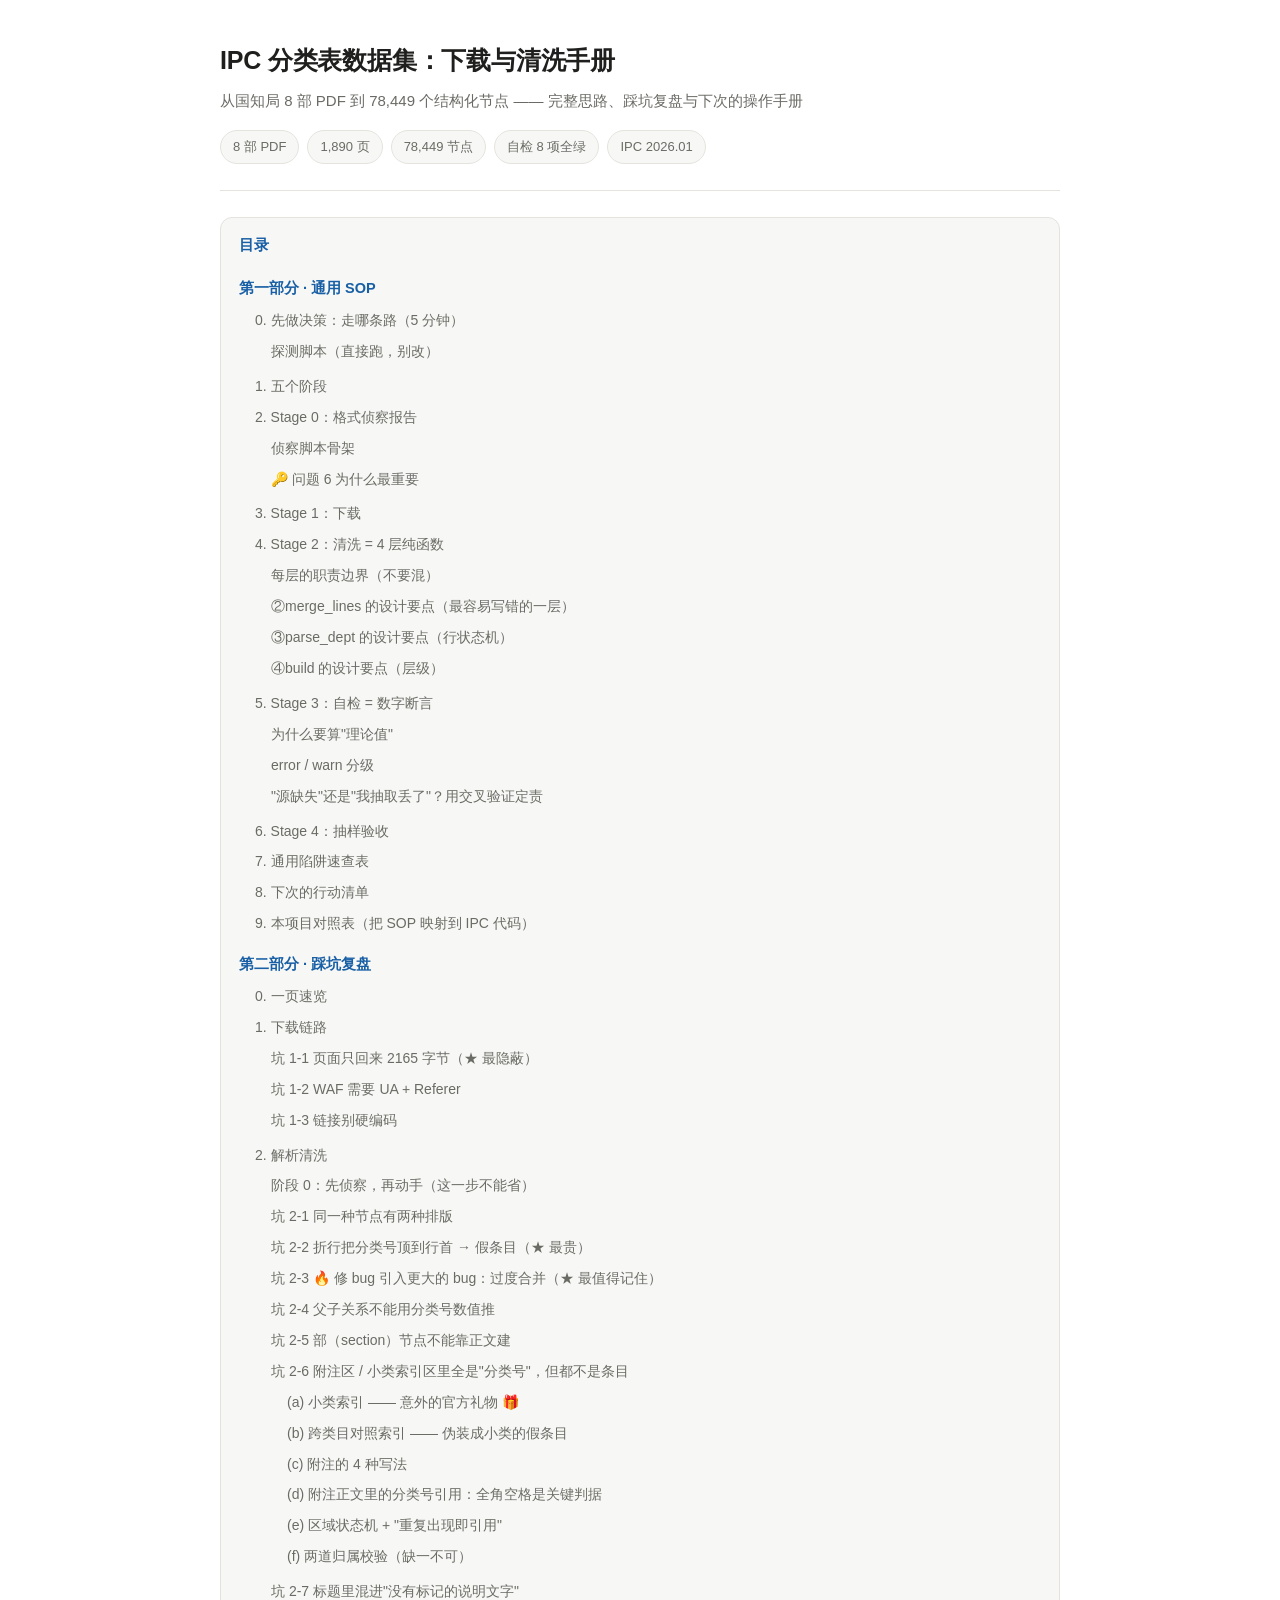
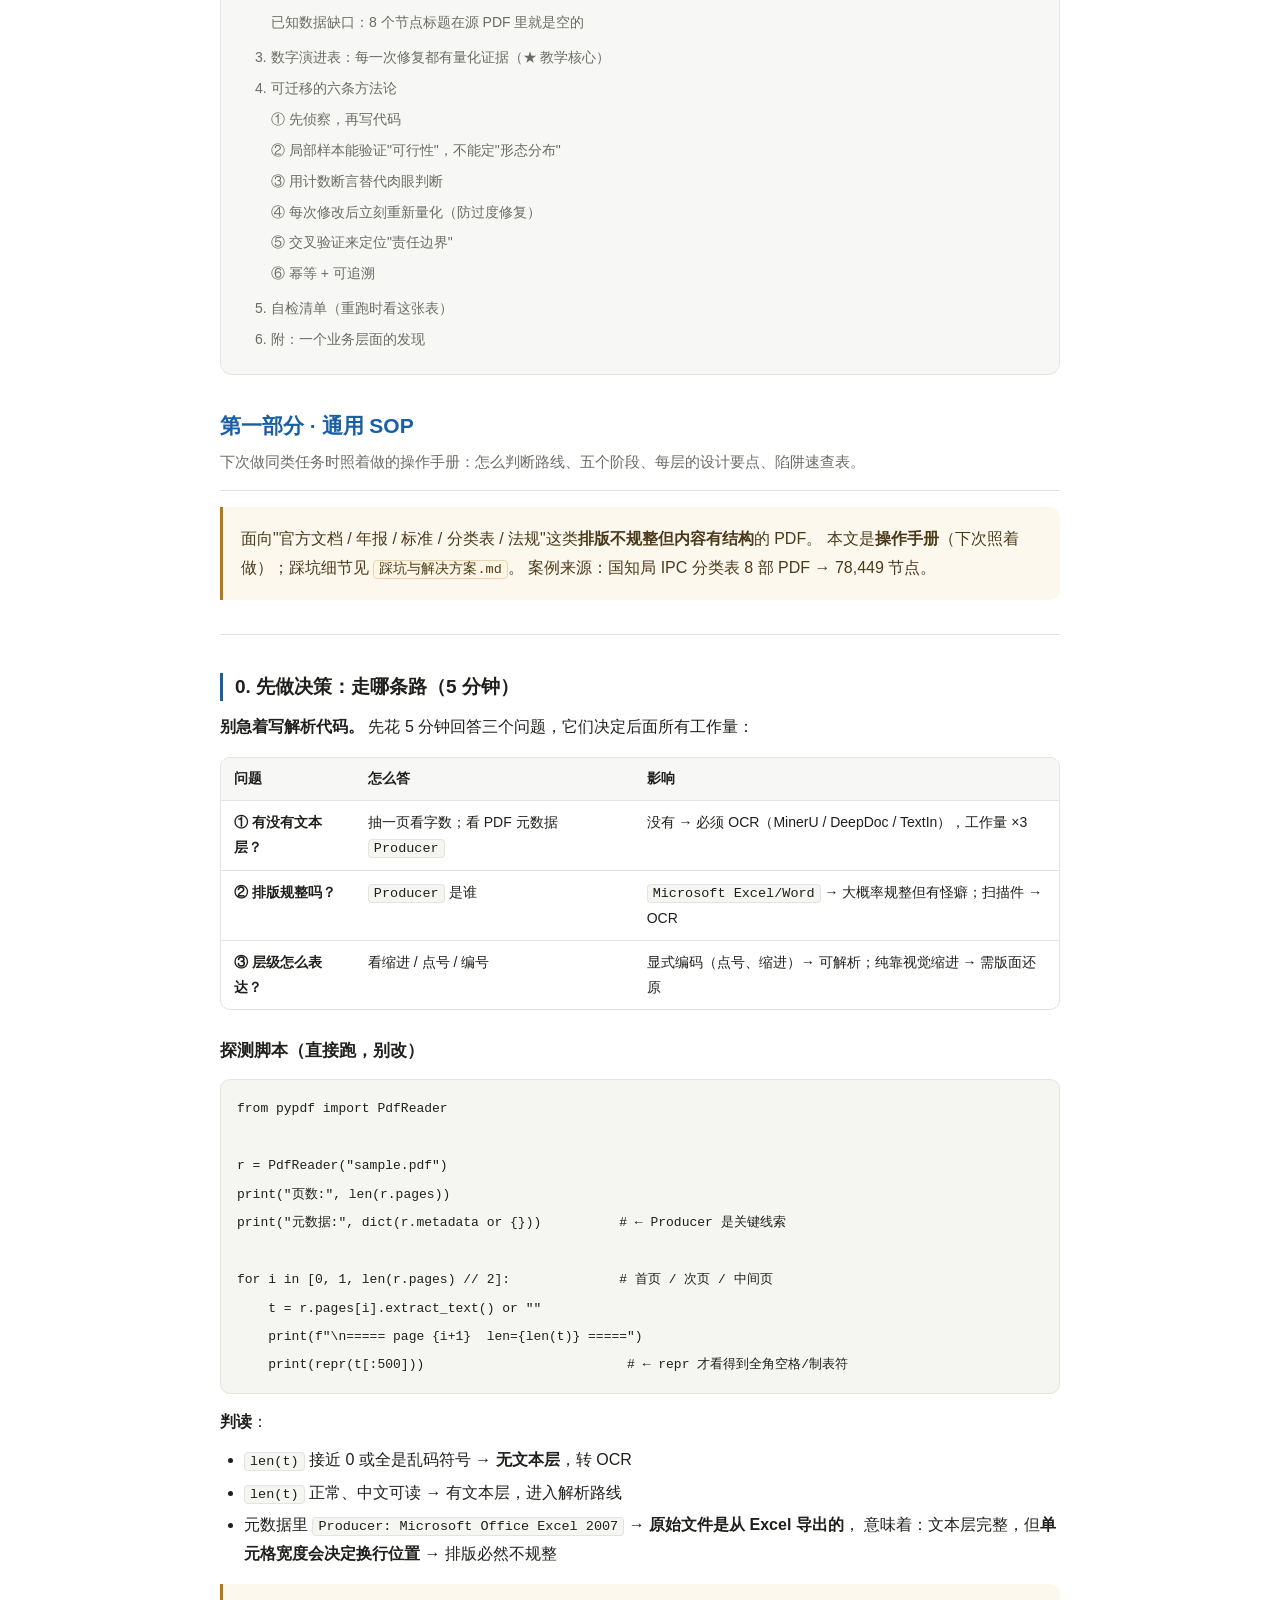
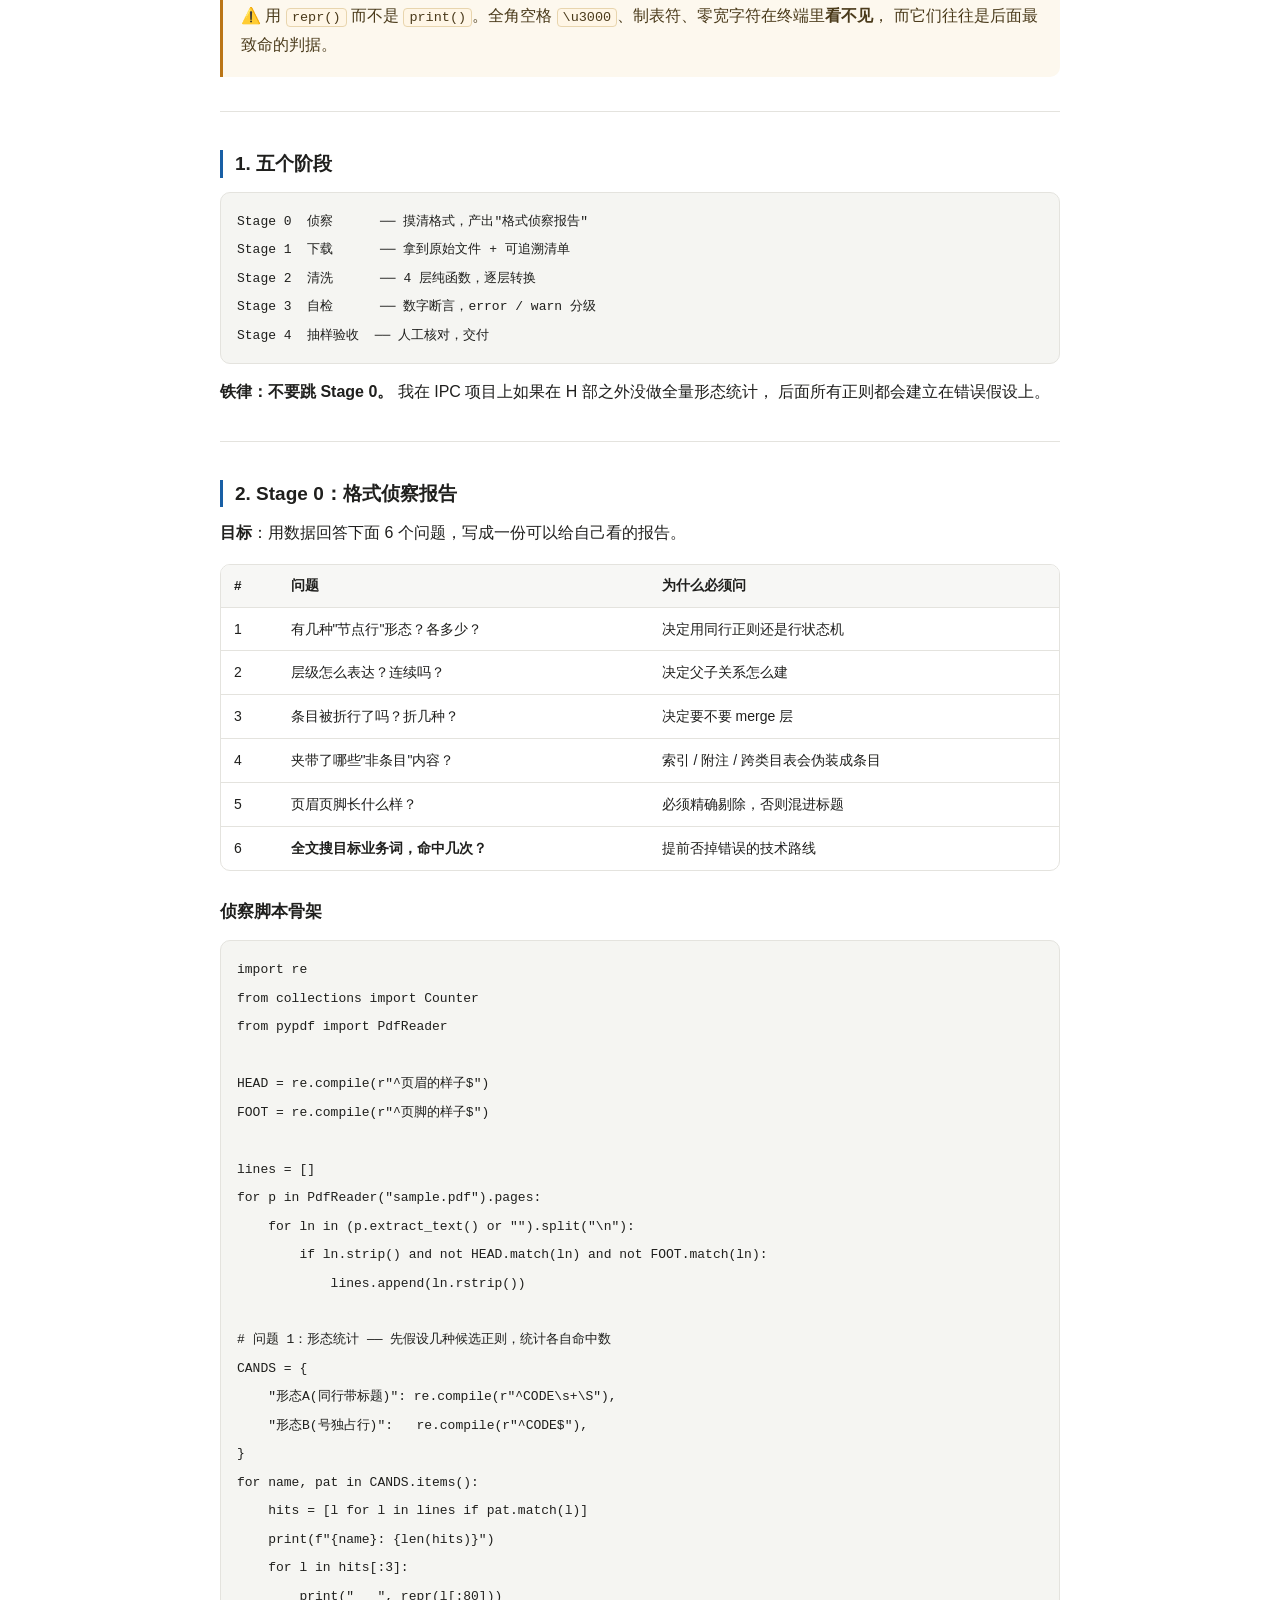
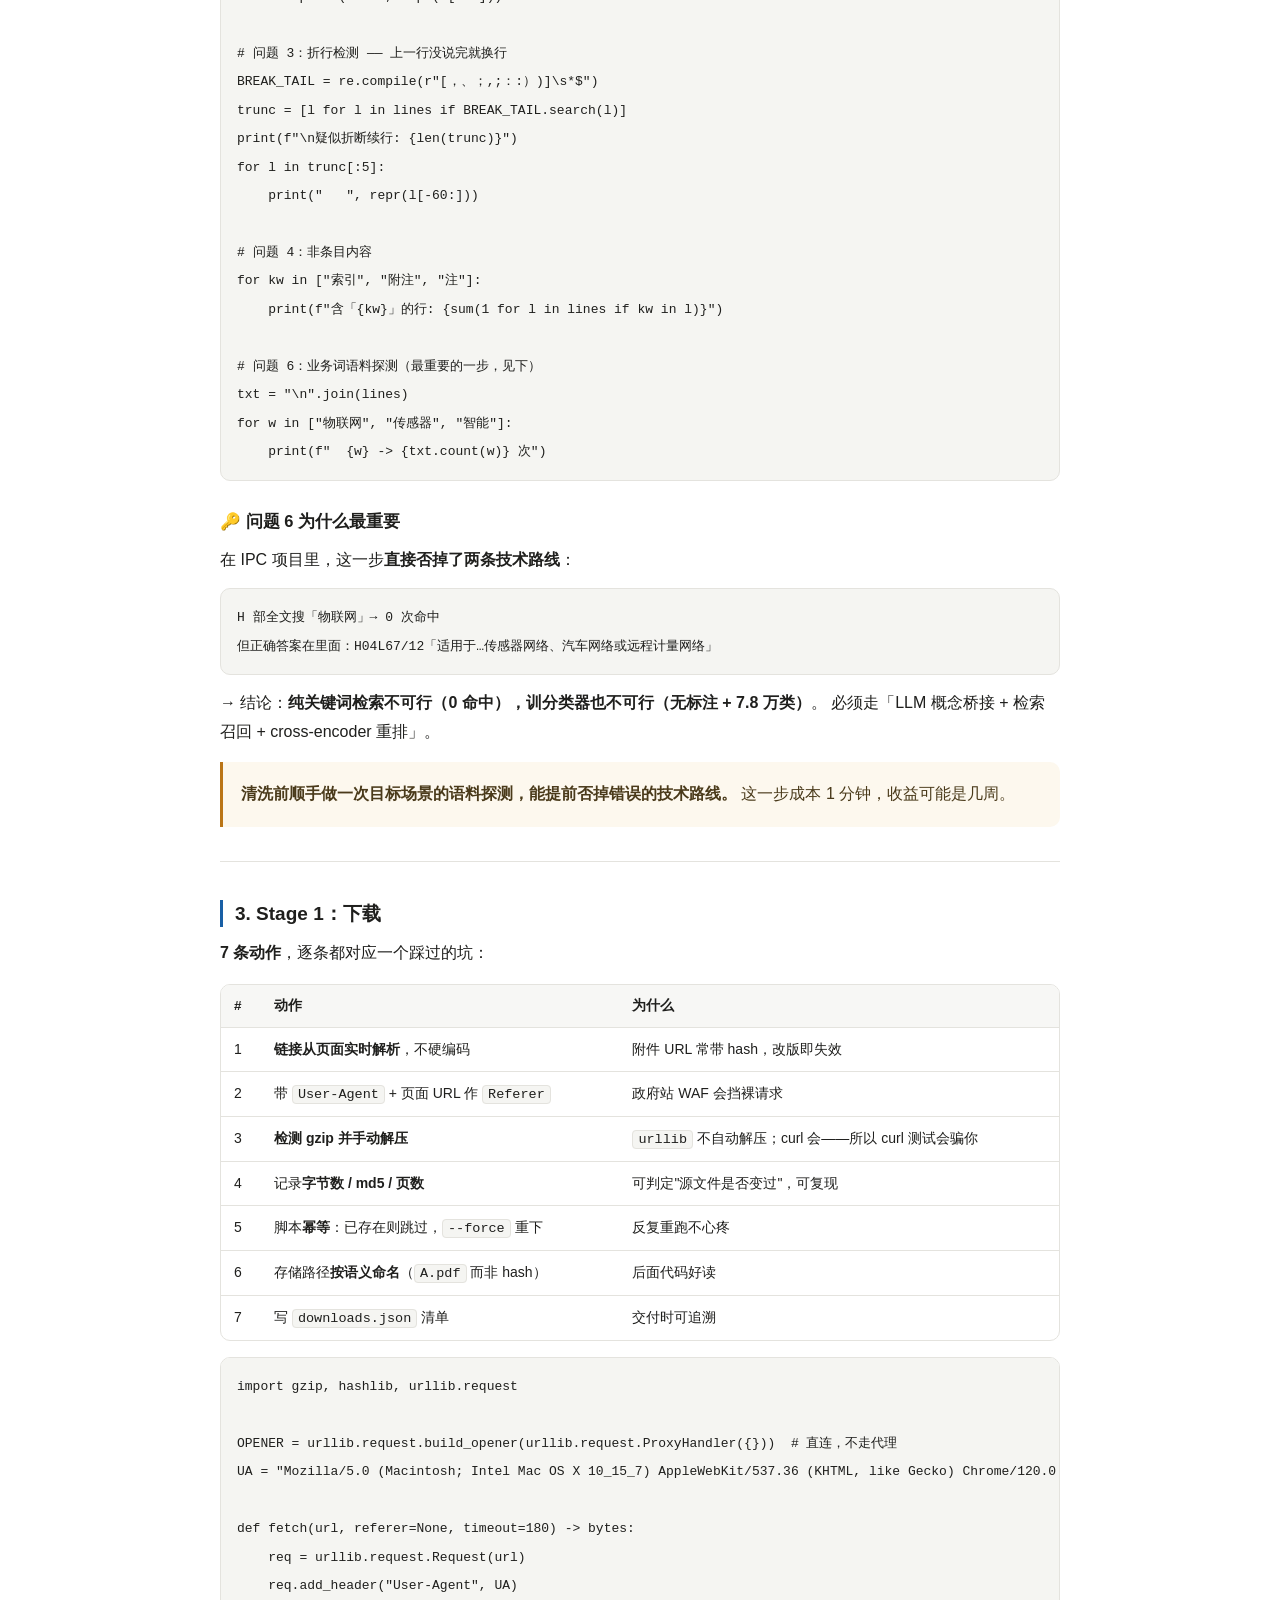
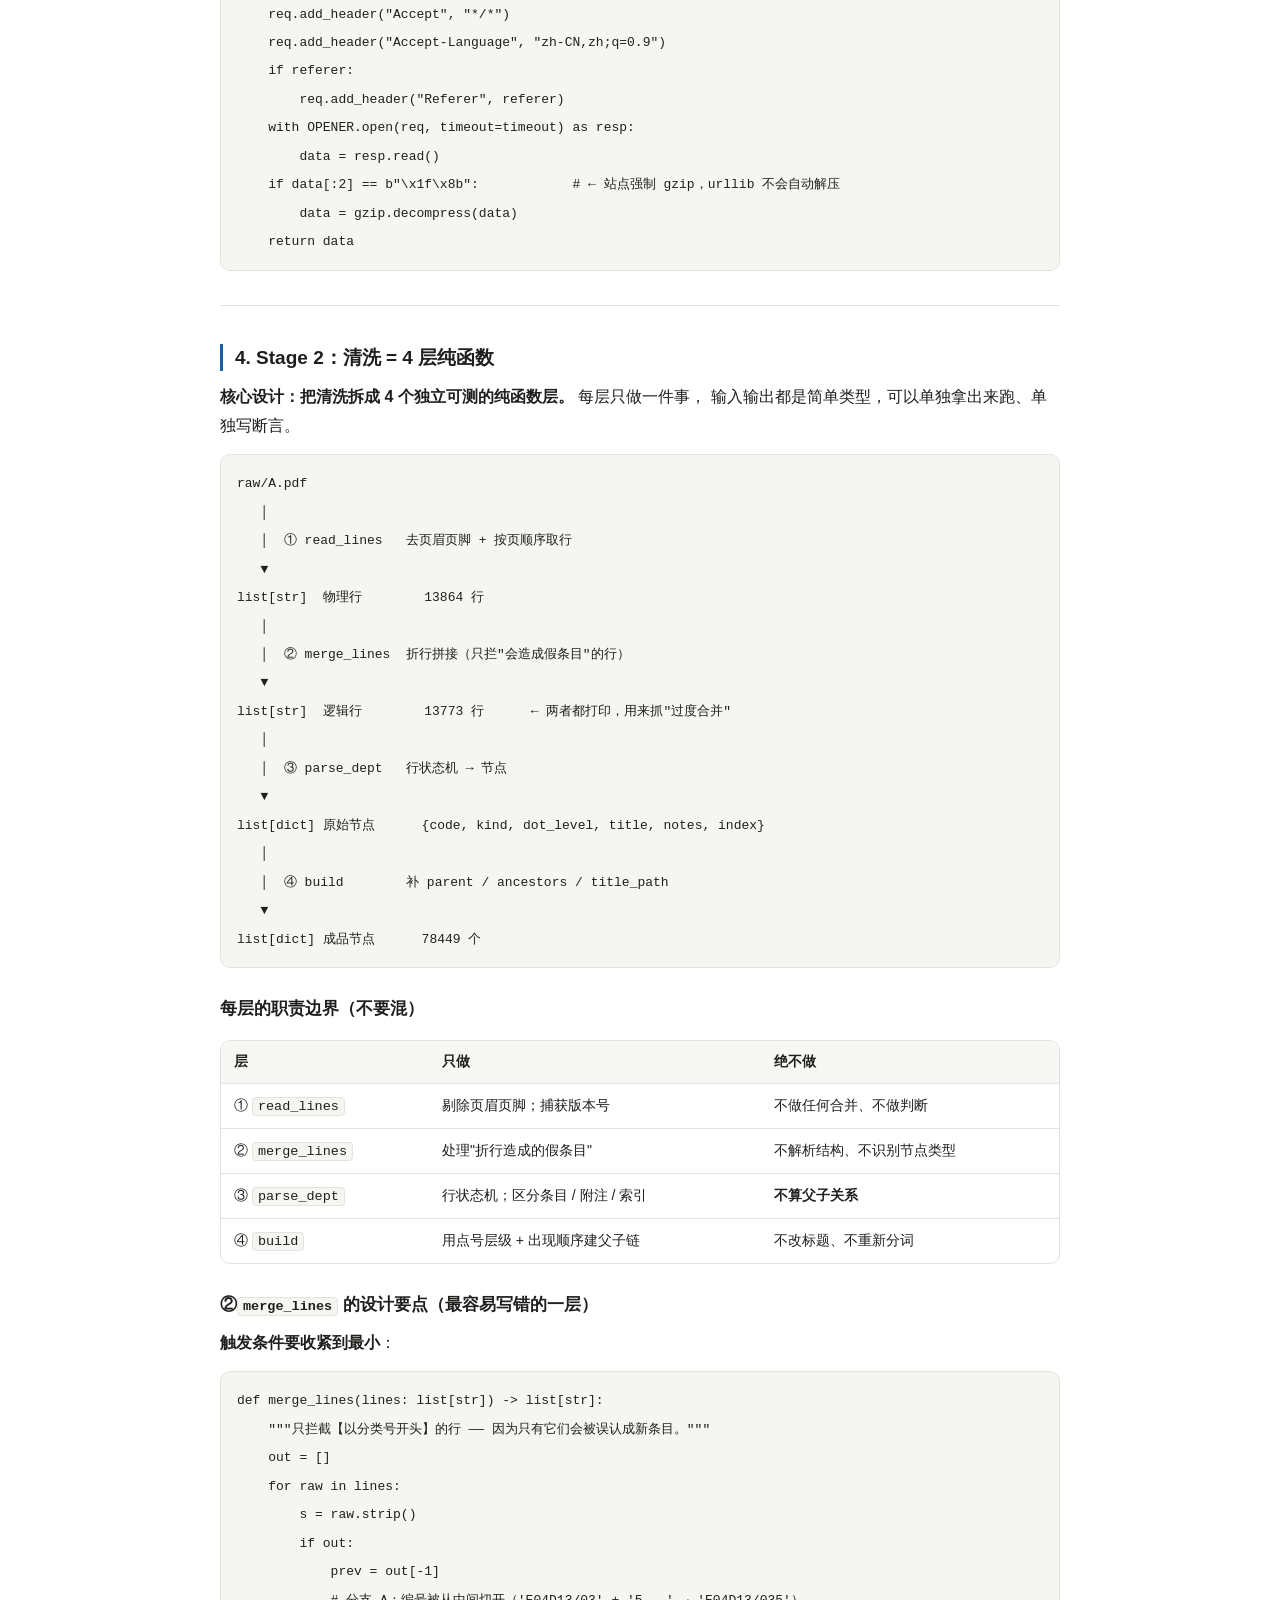
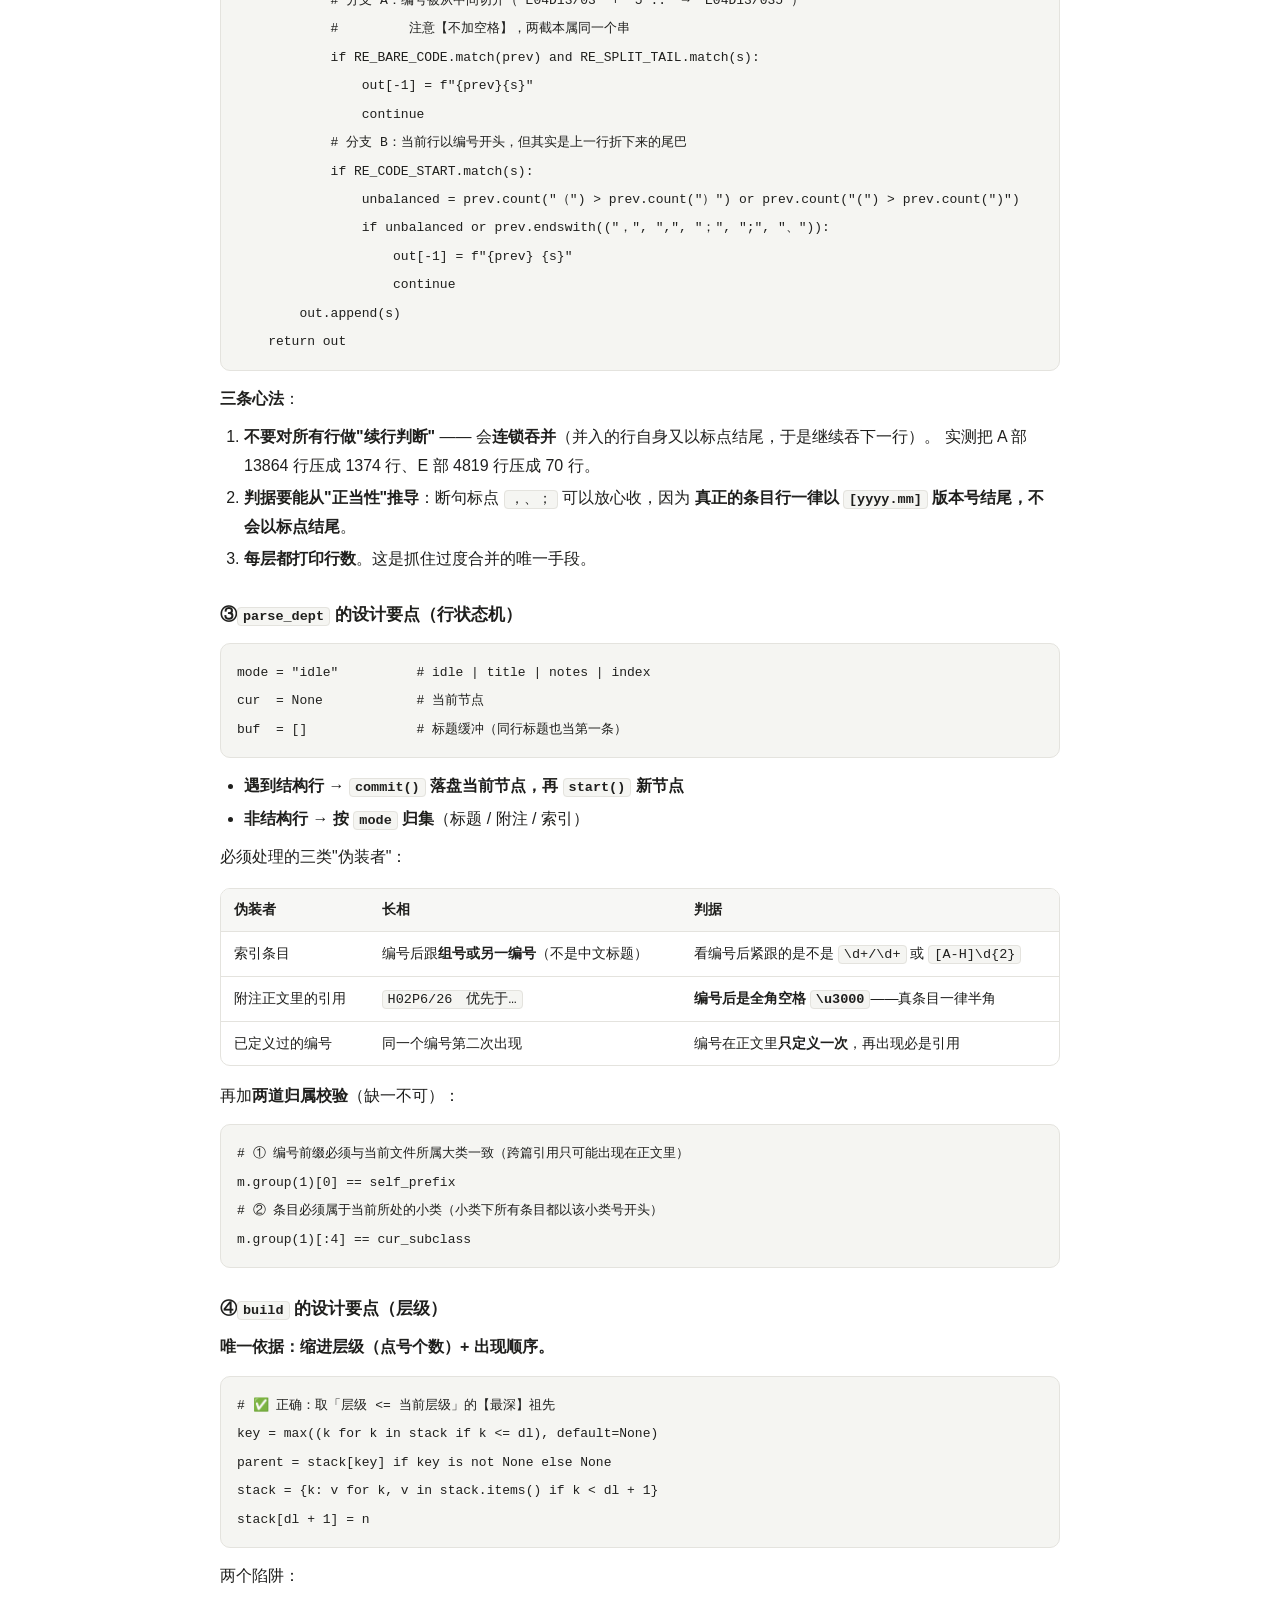
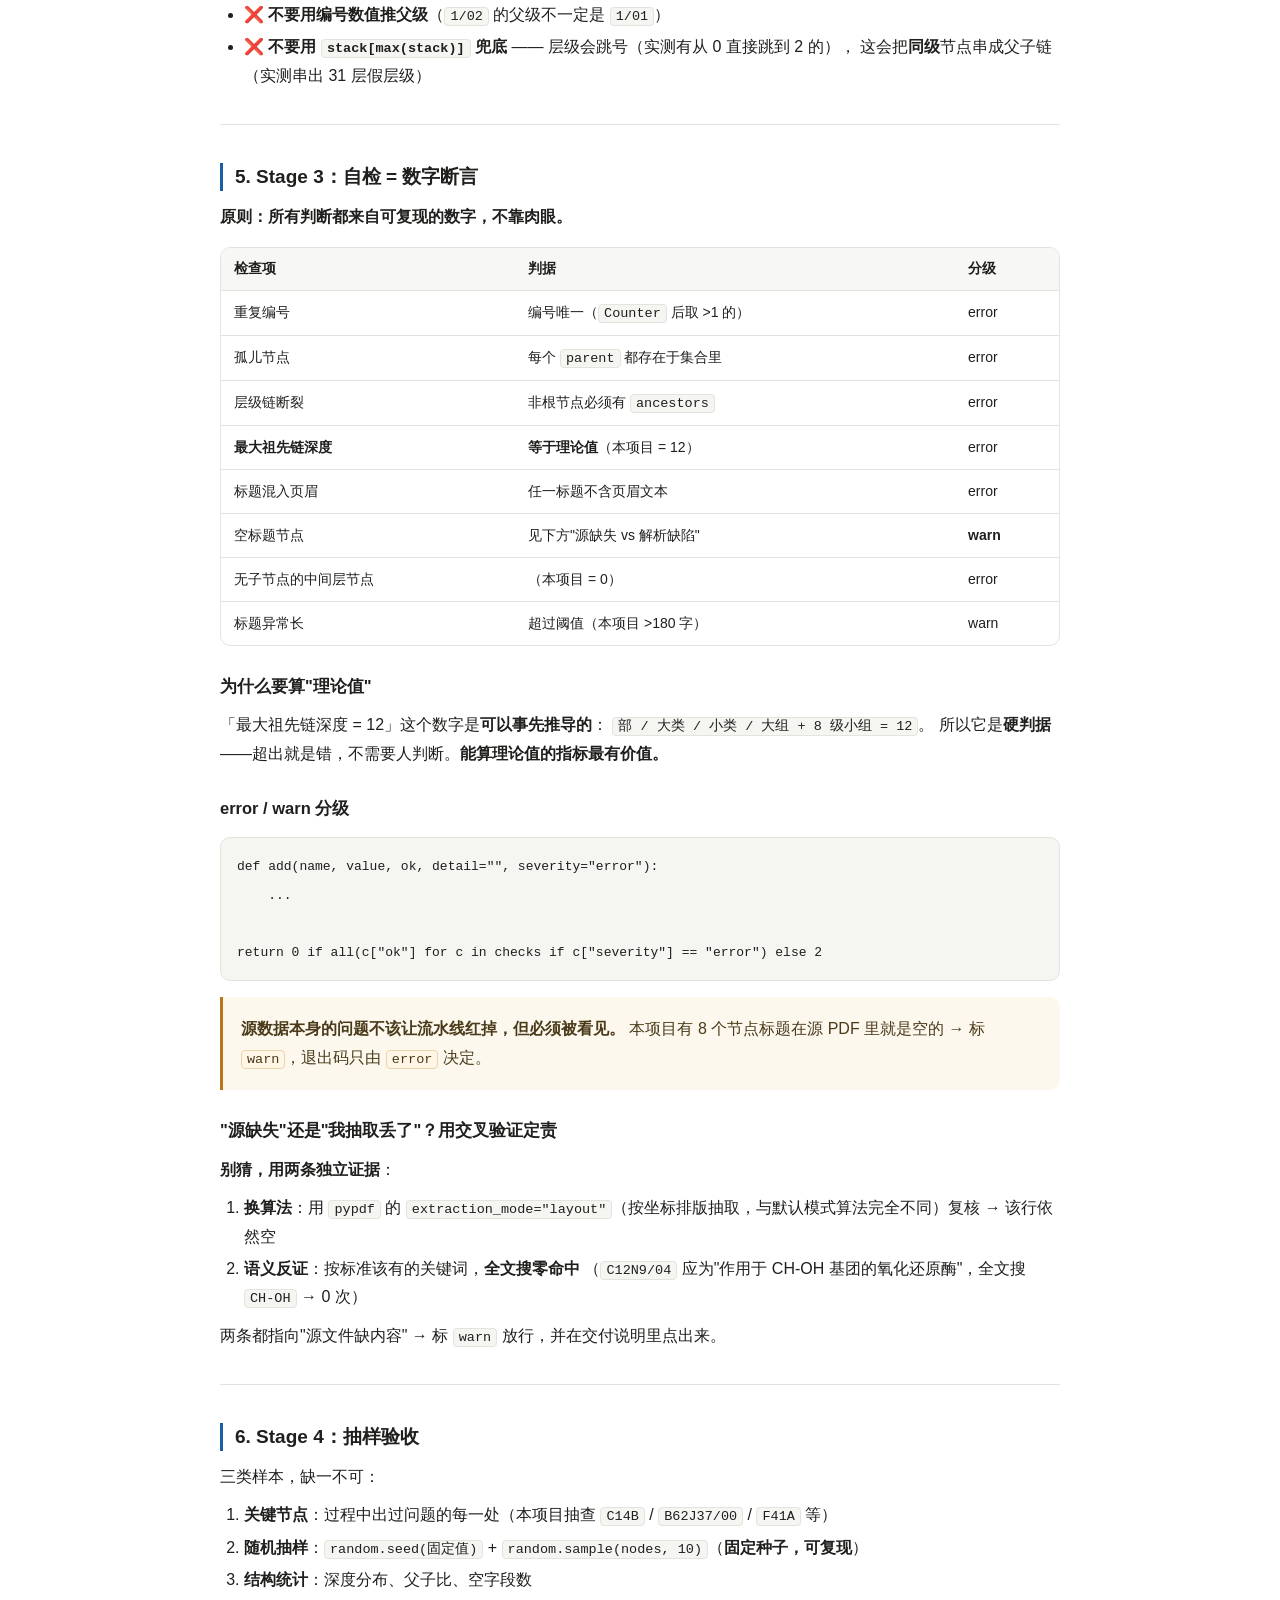
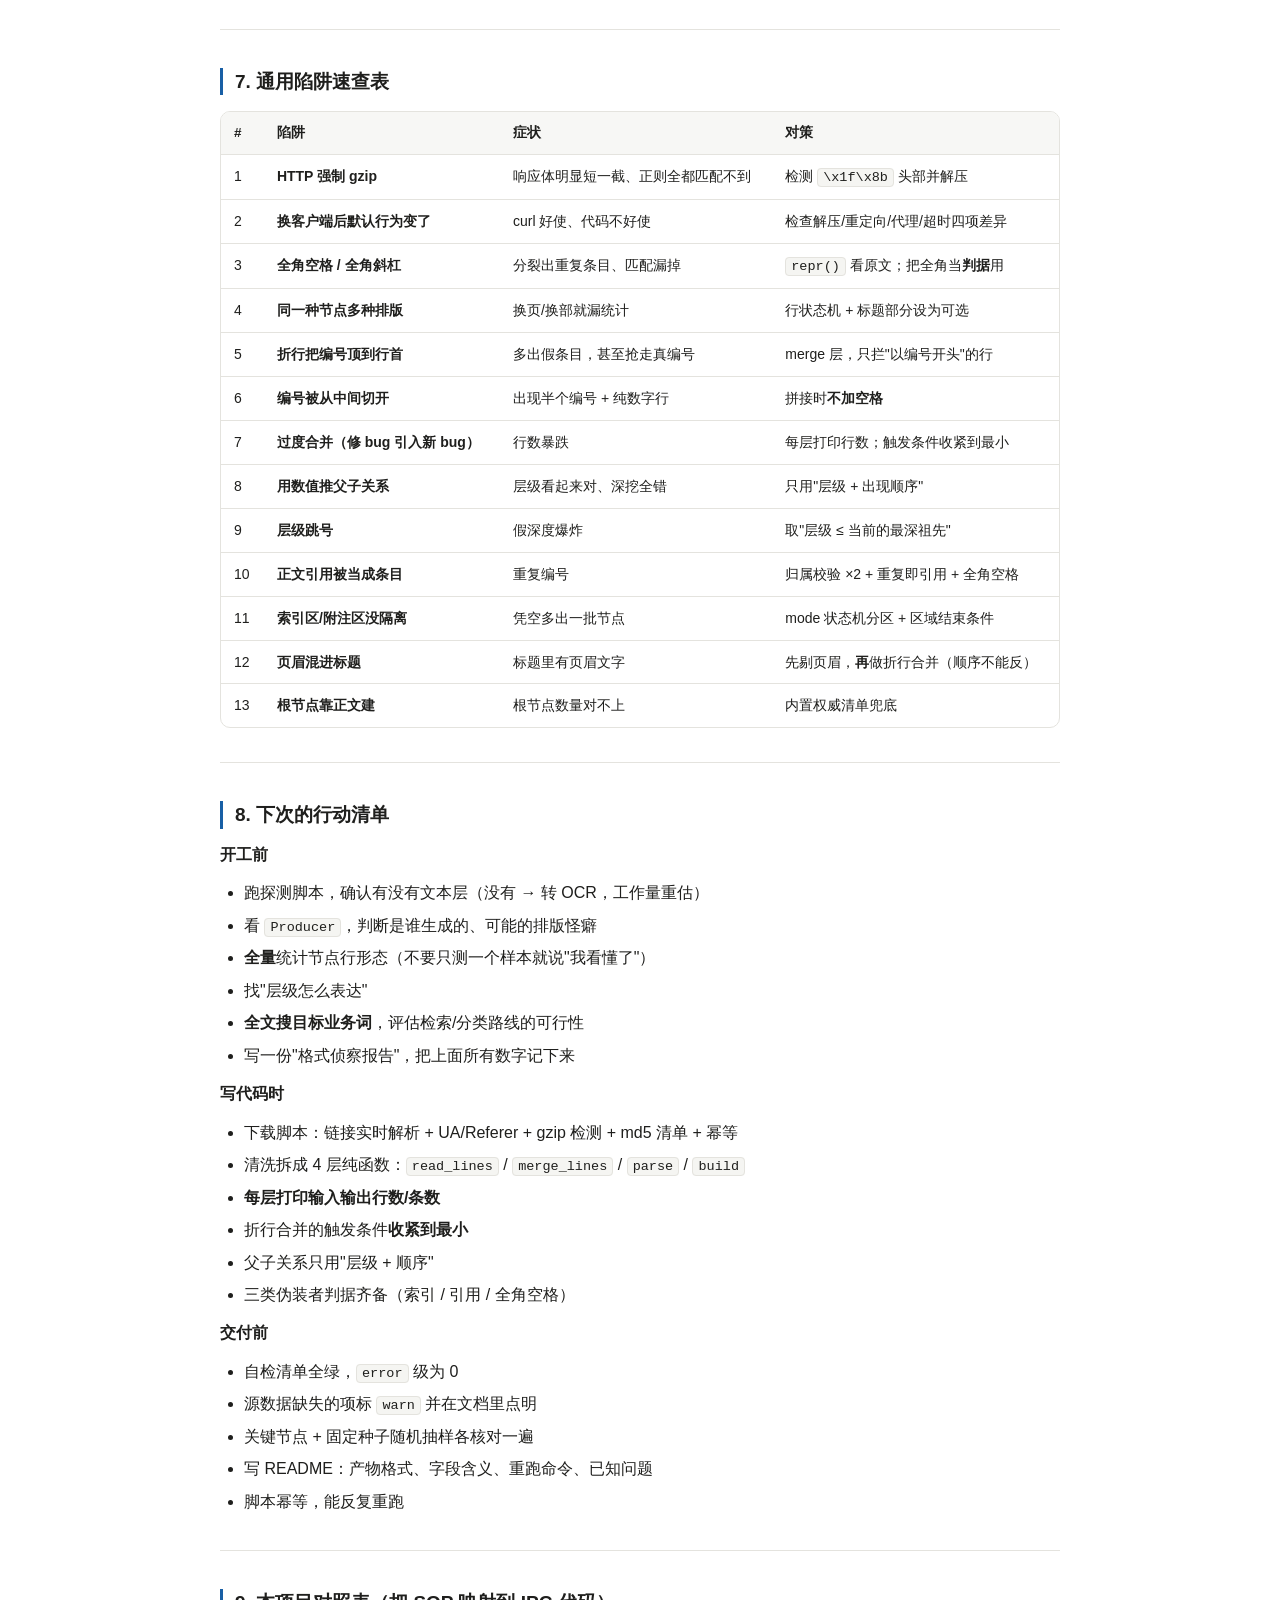
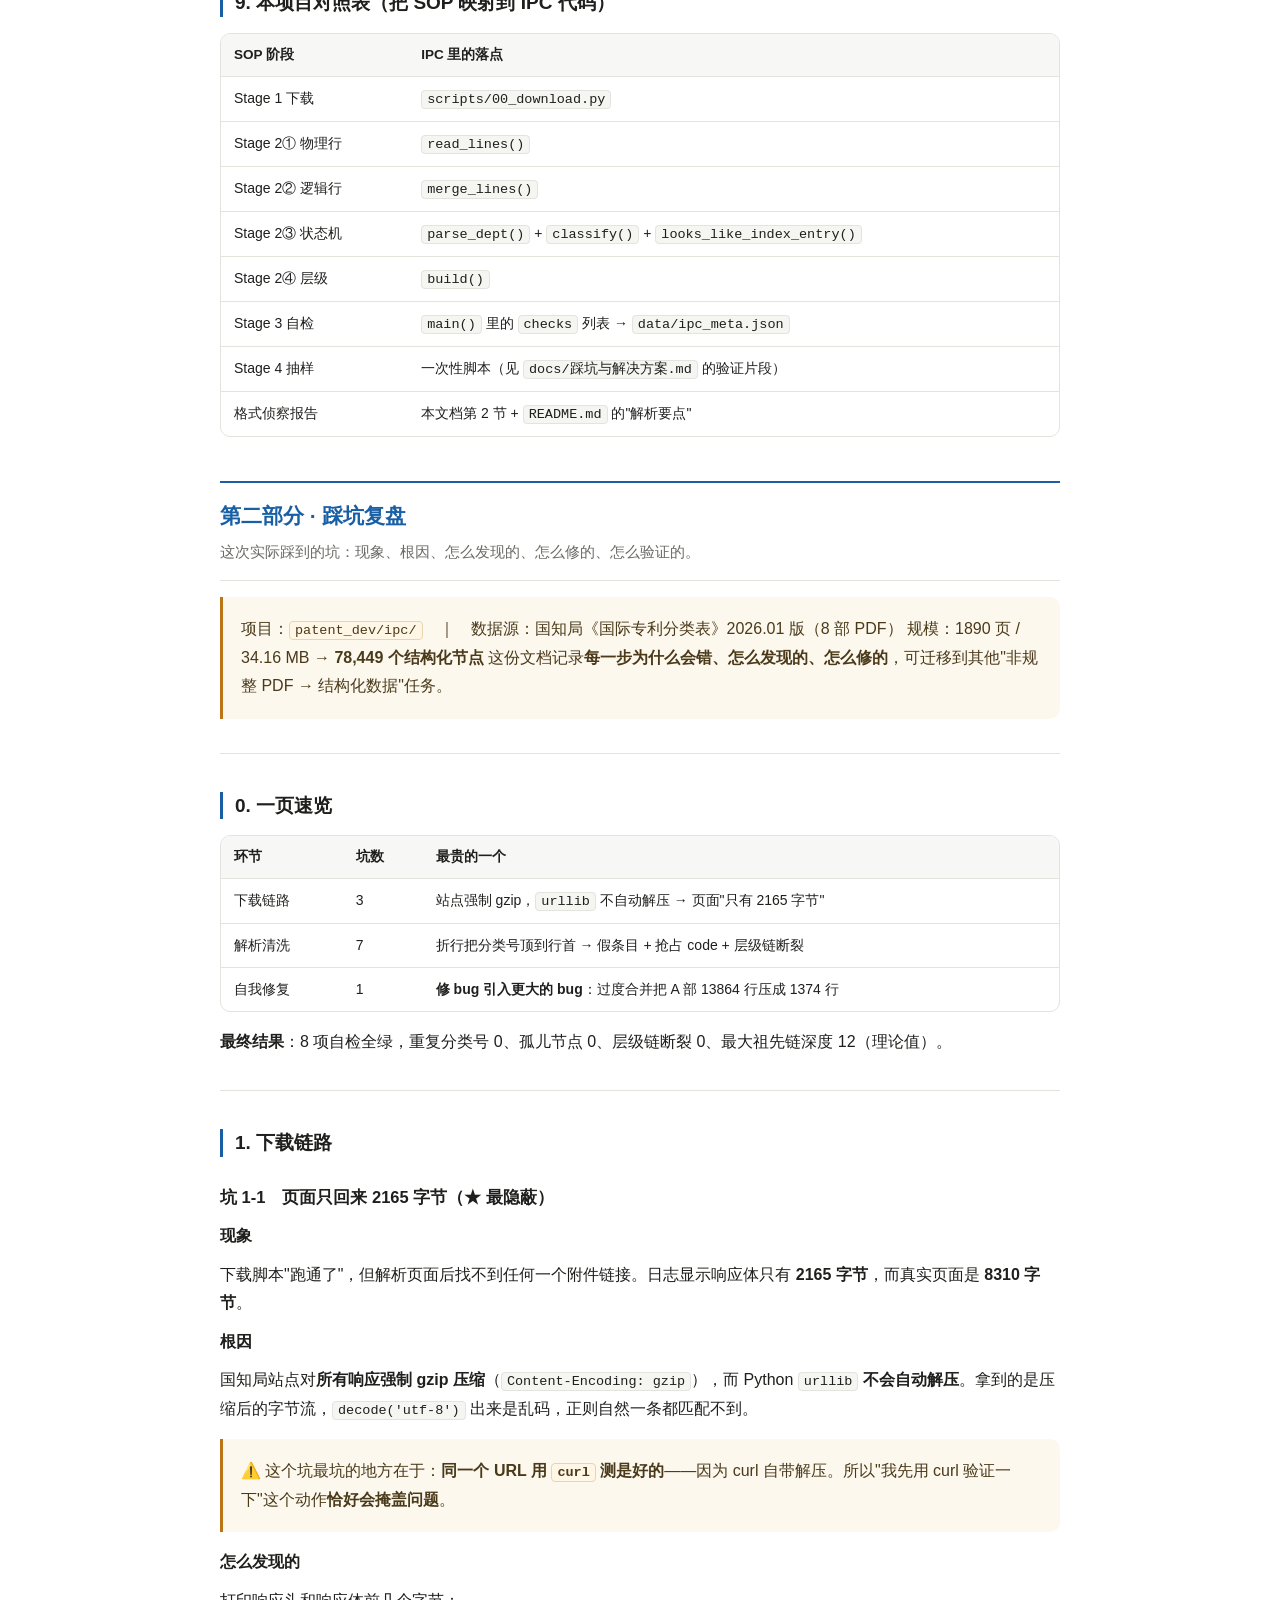
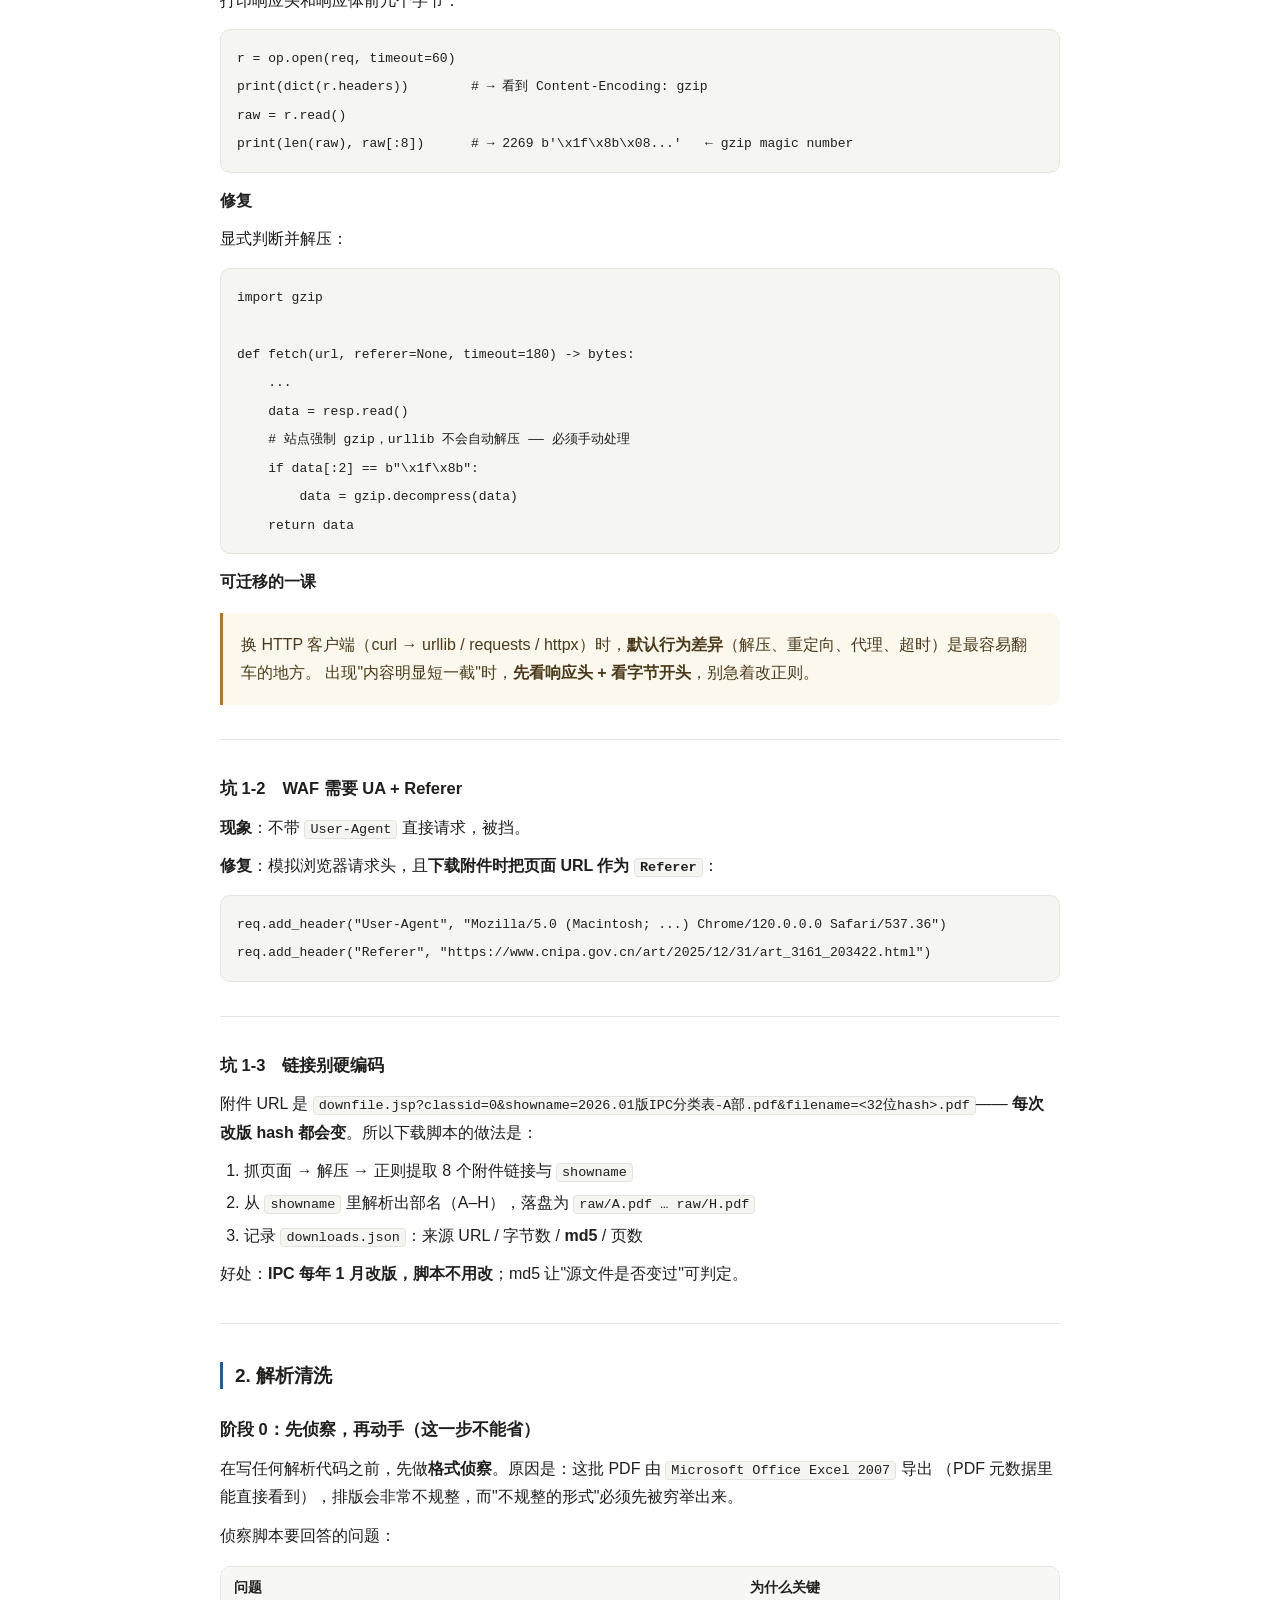
<file: articles/ipc-handbook/source.html>
<!DOCTYPE html>
<html lang="zh-CN">
<head>
<meta charset="utf-8">
<meta name="viewport" content="width=device-width, initial-scale=1">
<title>IPC 数据下载与清洗手册</title>
<style>
:root{
  --bg:#ffffff; --bg2:#f7f7f5; --code-bg:#f5f5f2;
  --text:#1f1f1d; --muted:#6b6b66; --border:#e4e3de;
  --accent:#185FA5; --note-bg:#fdf8ee; --note-br:#BA7517; --note-fg:#4a3a1a;
  --sans:-apple-system,BlinkMacSystemFont,"PingFang SC","Hiragino Sans GB","Microsoft YaHei",sans-serif;
  --mono:ui-monospace,SFMono-Regular,Menlo,Consolas,"PingFang SC",monospace;
}
*{box-sizing:border-box}
body{margin:0;background:var(--bg);color:var(--text);font:16px/1.78 var(--sans);
  -webkit-text-size-adjust:100%;word-wrap:break-word}
.wrap{max-width:880px;margin:0 auto;padding:0 20px 72px}
header.hero{padding:44px 0 26px;border-bottom:1px solid var(--border)}
header.hero h1{font-size:25px;line-height:1.35;margin:0 0 10px;font-weight:600;letter-spacing:-.2px}
header.hero .sub{color:var(--muted);font-size:15px;margin:0}
.facts{display:flex;flex-wrap:wrap;gap:8px;margin-top:16px}
.facts span{background:var(--bg2);border:1px solid var(--border);border-radius:999px;
  padding:4px 12px;font-size:13px;color:var(--muted)}
nav.toc{margin:26px 0 8px}
nav.toc details{background:var(--bg2);border:1px solid var(--border);border-radius:12px;padding:14px 18px}
nav.toc summary{cursor:pointer;font-weight:600;font-size:15px;list-style:none;color:var(--accent)}
nav.toc summary::-webkit-details-marker{display:none}
nav.toc summary::before{content:"目录";}
nav.toc[open]{}
nav.toc ol{list-style:none;margin:10px 0 0;padding-left:0}
nav.toc ol ol{margin:2px 0 6px;padding-left:16px}
nav.toc li{margin:2px 0}
nav.toc a{color:var(--text);text-decoration:none;font-size:14px;display:inline-block;padding:2px 0}
nav.toc a.lvl1{color:var(--accent);font-weight:600;font-size:14.5px;margin-top:6px}
nav.toc ol ol a{color:var(--muted)}
nav.toc a:hover{text-decoration:underline}
section.part{margin-top:44px}
section.part.first{margin-top:32px}
section.part + section.part{border-top:2px solid var(--accent);padding-top:14px}
h1.part-title{font-size:21px;margin:0 0 6px;font-weight:600;color:var(--accent)}
p.part-lead{color:var(--muted);font-size:14.5px;margin:0 0 8px;
  padding-bottom:14px;border-bottom:1px solid var(--border)}
h2{font-size:19px;margin:38px 0 12px;font-weight:600;line-height:1.45;
  padding-left:12px;border-left:3px solid var(--accent)}
h3{font-size:16.5px;margin:26px 0 8px;font-weight:600}
h4{font-size:15px;margin:20px 0 6px;font-weight:600;color:var(--muted)}
p{margin:10px 0}
ul,ol{margin:10px 0;padding-left:24px}
li{margin:4px 0}
a{color:var(--accent)}
strong{font-weight:600}
hr{border:none;border-top:1px solid var(--border);margin:34px 0}
code{background:var(--code-bg);border:1px solid var(--border);border-radius:4px;
  padding:1px 5px;font-family:var(--mono);font-size:13.5px}
pre{background:var(--code-bg);border:1px solid var(--border);border-radius:10px;
  padding:14px 16px;overflow-x:auto;margin:14px 0;-webkit-overflow-scrolling:touch}
pre code{background:none;border:none;padding:0;font-size:13px;line-height:1.65;font-family:var(--mono)}
blockquote{margin:16px 0;padding:12px 18px;background:var(--note-bg);
  border-left:3px solid var(--note-br);border-radius:0 10px 10px 0;color:var(--note-fg)}
blockquote p{margin:6px 0}
blockquote code{background:#fff6e6;border-color:#e8d5ae}
.tw{overflow-x:auto;margin:16px 0;border:1px solid var(--border);border-radius:10px;
  -webkit-overflow-scrolling:touch}
.tw::-webkit-scrollbar{height:7px}
.tw::-webkit-scrollbar-thumb{background:#cfcec8;border-radius:4px}
.tw::-webkit-scrollbar-track{background:transparent}
table{border-collapse:collapse;width:100%;font-size:14px}
/* 手机上给表格一个最小宽度：否则 width:100% 会把单元格挤成竖排窄条，
   永远不触发横滑。桌面端容器够宽，不受影响。 */
@media(max-width:700px){table{min-width:520px}}
th,td{padding:9px 13px;border-bottom:1px solid var(--border);text-align:left;vertical-align:top}
th{background:var(--bg2);font-weight:600;white-space:nowrap;font-size:13.5px}
tbody tr:last-child td{border-bottom:none}
.cb{display:inline-block;width:12px;height:12px;border:1.5px solid #b9b8b2;
  border-radius:3px;margin-right:7px;vertical-align:-1px}
.cb-on{background:var(--accent);border-color:var(--accent)}
footer{margin-top:56px;padding-top:20px;border-top:1px solid var(--border);
  color:var(--muted);font-size:13px}
@media(max-width:620px){
  body{font-size:15px}
  .wrap{padding:0 16px 56px}
  header.hero{padding:30px 0 20px}
  header.hero h1{font-size:20px}
  h2{font-size:17px;margin:30px 0 10px}
  h3{font-size:15.5px}
  table{font-size:13px}
  th,td{padding:8px 10px}
  pre{padding:12px}
  pre code{font-size:12px}
  ul,ol{padding-left:20px}
}
</style>
</head>
<body>
<div class="wrap">
<header class="hero">
  <h1>IPC 分类表数据集：下载与清洗手册</h1>
  <p class="sub">从国知局 8 部 PDF 到 78,449 个结构化节点 —— 完整思路、踩坑复盘与下次的操作手册</p>
  <div class="facts">
    <span>8 部 PDF</span>
    <span>1,890 页</span>
    <span>78,449 节点</span>
    <span>自检 8 项全绿</span>
    <span>IPC 2026.01</span>
  </div>
</header>
<nav class="toc"><details open><summary></summary>
<ol class="toc-root"><li><a href="#part-1" class="lvl1">第一部分 · 通用 SOP</a><ol><li><a href="#p1-0-5">0. 先做决策：走哪条路（5 分钟）</a><ol><li><a href="#p1-_1">探测脚本（直接跑，别改）</a></li></ol></li><li><a href="#p1-1">1. 五个阶段</a></li><li><a href="#p1-2-stage-0">2. Stage 0：格式侦察报告</a><ol><li><a href="#p1-_2">侦察脚本骨架</a></li><li><a href="#p1-6">🔑 问题 6 为什么最重要</a></li></ol></li><li><a href="#p1-3-stage-1">3. Stage 1：下载</a></li><li><a href="#p1-4-stage-2-4">4. Stage 2：清洗 = 4 层纯函数</a><ol><li><a href="#p1-_3">每层的职责边界（不要混）</a></li><li><a href="#p1-2merge_lines">②merge_lines 的设计要点（最容易写错的一层）</a></li><li><a href="#p1-3parse_dept">③parse_dept 的设计要点（行状态机）</a></li><li><a href="#p1-4build">④build 的设计要点（层级）</a></li></ol></li><li><a href="#p1-5-stage-3">5. Stage 3：自检 = 数字断言</a><ol><li><a href="#p1-_4">为什么要算&quot;理论值&quot;</a></li><li><a href="#p1-error-warn">error / warn 分级</a></li><li><a href="#p1-_5">&quot;源缺失&quot;还是&quot;我抽取丢了&quot;？用交叉验证定责</a></li></ol></li><li><a href="#p1-6-stage-4">6. Stage 4：抽样验收</a></li><li><a href="#p1-7">7. 通用陷阱速查表</a></li><li><a href="#p1-8">8. 下次的行动清单</a></li><li><a href="#p1-9-sop-ipc">9. 本项目对照表（把 SOP 映射到 IPC 代码）</a></li></ol></li><li><a href="#part-2" class="lvl1">第二部分 · 踩坑复盘</a><ol><li><a href="#p2-0">0. 一页速览</a></li><li><a href="#p2-1">1. 下载链路</a><ol><li><a href="#p2-1-1-2165">坑 1-1 页面只回来 2165 字节（★ 最隐蔽）</a></li><li><a href="#p2-1-2-waf-ua-referer">坑 1-2 WAF 需要 UA + Referer</a></li><li><a href="#p2-1-3">坑 1-3 链接别硬编码</a></li></ol></li><li><a href="#p2-2">2. 解析清洗</a><ol><li><a href="#p2-0_1">阶段 0：先侦察，再动手（这一步不能省）</a></li><li><a href="#p2-2-1">坑 2-1 同一种节点有两种排版</a></li><li><a href="#p2-2-2">坑 2-2 折行把分类号顶到行首 → 假条目（★ 最贵）</a></li><li><a href="#p2-2-3-bug-bug">坑 2-3 🔥 修 bug 引入更大的 bug：过度合并（★ 最值得记住）</a></li><li><a href="#p2-2-4">坑 2-4 父子关系不能用分类号数值推</a></li><li><a href="#p2-2-5-section">坑 2-5 部（section）节点不能靠正文建</a></li><li><a href="#p2-2-6">坑 2-6 附注区 / 小类索引区里全是&quot;分类号&quot;，但都不是条目</a><ol><li><a href="#p2-a">(a) 小类索引 —— 意外的官方礼物 🎁</a></li><li><a href="#p2-b">(b) 跨类目对照索引 —— 伪装成小类的假条目</a></li><li><a href="#p2-c-4">(c) 附注的 4 种写法</a></li><li><a href="#p2-d">(d) 附注正文里的分类号引用：全角空格是关键判据</a></li><li><a href="#p2-e">(e) 区域状态机 + &quot;重复出现即引用&quot;</a></li><li><a href="#p2-f">(f) 两道归属校验（缺一不可）</a></li></ol></li><li><a href="#p2-2-7">坑 2-7 标题里混进&quot;没有标记的说明文字&quot;</a></li><li><a href="#p2-8-pdf">已知数据缺口：8 个节点标题在源 PDF 里就是空的</a></li></ol></li><li><a href="#p2-3">3. 数字演进表：每一次修复都有量化证据（★ 教学核心）</a></li><li><a href="#p2-4">4. 可迁移的六条方法论</a><ol><li><a href="#p2-1_1">① 先侦察，再写代码</a></li><li><a href="#p2-2_1">② 局部样本能验证&quot;可行性&quot;，不能定&quot;形态分布&quot;</a></li><li><a href="#p2-3_1">③ 用计数断言替代肉眼判断</a></li><li><a href="#p2-4_1">④ 每次修改后立刻重新量化（防过度修复）</a></li><li><a href="#p2-5">⑤ 交叉验证来定位&quot;责任边界&quot;</a></li><li><a href="#p2-6">⑥ 幂等 + 可追溯</a></li></ol></li><li><a href="#p2-5_1">5. 自检清单（重跑时看这张表）</a></li><li><a href="#p2-6_1">6. 附：一个业务层面的发现</a></li></ol></li></ol>
</details></nav>
<main>
<section class="part first" id="part-1"><h1 class="part-title">第一部分 · 通用 SOP</h1><p class="part-lead">下次做同类任务时照着做的操作手册：怎么判断路线、五个阶段、每层的设计要点、陷阱速查表。</p><blockquote>
<p>面向"官方文档 / 年报 / 标准 / 分类表 / 法规"这类<strong>排版不规整但内容有结构</strong>的 PDF。
本文是<strong>操作手册</strong>（下次照着做）；踩坑细节见 <code>踩坑与解决方案.md</code>。
案例来源：国知局 IPC 分类表 8 部 PDF → 78,449 节点。</p>
</blockquote>
<hr />
<h2 id="p1-0-5">0. 先做决策：走哪条路（5 分钟）</h2>
<p><strong>别急着写解析代码。</strong> 先花 5 分钟回答三个问题，它们决定后面所有工作量：</p>
<div class="tw"><table>
<thead>
<tr>
<th>问题</th>
<th>怎么答</th>
<th>影响</th>
</tr>
</thead>
<tbody>
<tr>
<td><strong>① 有没有文本层？</strong></td>
<td>抽一页看字数；看 PDF 元数据 <code>Producer</code></td>
<td>没有 → 必须 OCR（MinerU / DeepDoc / TextIn），工作量 ×3</td>
</tr>
<tr>
<td><strong>② 排版规整吗？</strong></td>
<td><code>Producer</code> 是谁</td>
<td><code>Microsoft Excel/Word</code> → 大概率规整但有怪癖；扫描件 → OCR</td>
</tr>
<tr>
<td><strong>③ 层级怎么表达？</strong></td>
<td>看缩进 / 点号 / 编号</td>
<td>显式编码（点号、缩进）→ 可解析；纯靠视觉缩进 → 需版面还原</td>
</tr>
</tbody>
</table></div>
<h3 id="p1-_1">探测脚本（直接跑，别改）</h3>
<pre><code class="language-python">from pypdf import PdfReader

r = PdfReader(&quot;sample.pdf&quot;)
print(&quot;页数:&quot;, len(r.pages))
print(&quot;元数据:&quot;, dict(r.metadata or {}))          # ← Producer 是关键线索

for i in [0, 1, len(r.pages) // 2]:              # 首页 / 次页 / 中间页
    t = r.pages[i].extract_text() or &quot;&quot;
    print(f&quot;\n===== page {i+1}  len={len(t)} =====&quot;)
    print(repr(t[:500]))                          # ← repr 才看得到全角空格/制表符
</code></pre>
<p><strong>判读</strong>：</p>
<ul>
<li><code>len(t)</code> 接近 0 或全是乱码符号 → <strong>无文本层</strong>，转 OCR</li>
<li><code>len(t)</code> 正常、中文可读 → 有文本层，进入解析路线</li>
<li>元数据里 <code>Producer: Microsoft Office Excel 2007</code> → <strong>原始文件是从 Excel 导出的</strong>，
  意味着：文本层完整，但<strong>单元格宽度会决定换行位置</strong> → 排版必然不规整</li>
</ul>
<blockquote>
<p>⚠️ 用 <code>repr()</code> 而不是 <code>print()</code>。全角空格 <code>\u3000</code>、制表符、零宽字符在终端里<strong>看不见</strong>，
而它们往往是后面最致命的判据。</p>
</blockquote>
<hr />
<h2 id="p1-1">1. 五个阶段</h2>
<pre><code>Stage 0  侦察      ── 摸清格式，产出&quot;格式侦察报告&quot;
Stage 1  下载      ── 拿到原始文件 + 可追溯清单
Stage 2  清洗      ── 4 层纯函数，逐层转换
Stage 3  自检      ── 数字断言，error / warn 分级
Stage 4  抽样验收  ── 人工核对，交付
</code></pre>
<p><strong>铁律：不要跳 Stage 0。</strong> 我在 IPC 项目上如果在 H 部之外没做全量形态统计，
后面所有正则都会建立在错误假设上。</p>
<hr />
<h2 id="p1-2-stage-0">2. Stage 0：格式侦察报告</h2>
<p><strong>目标</strong>：用数据回答下面 6 个问题，写成一份可以给自己看的报告。</p>
<div class="tw"><table>
<thead>
<tr>
<th>#</th>
<th>问题</th>
<th>为什么必须问</th>
</tr>
</thead>
<tbody>
<tr>
<td>1</td>
<td>有几种"节点行"形态？各多少？</td>
<td>决定用同行正则还是行状态机</td>
</tr>
<tr>
<td>2</td>
<td>层级怎么表达？连续吗？</td>
<td>决定父子关系怎么建</td>
</tr>
<tr>
<td>3</td>
<td>条目被折行了吗？折几种？</td>
<td>决定要不要 merge 层</td>
</tr>
<tr>
<td>4</td>
<td>夹带了哪些"非条目"内容？</td>
<td>索引 / 附注 / 跨类目表会伪装成条目</td>
</tr>
<tr>
<td>5</td>
<td>页眉页脚长什么样？</td>
<td>必须精确剔除，否则混进标题</td>
</tr>
<tr>
<td>6</td>
<td><strong>全文搜目标业务词，命中几次？</strong></td>
<td>提前否掉错误的技术路线</td>
</tr>
</tbody>
</table></div>
<h3 id="p1-_2">侦察脚本骨架</h3>
<pre><code class="language-python">import re
from collections import Counter
from pypdf import PdfReader

HEAD = re.compile(r&quot;^页眉的样子$&quot;)
FOOT = re.compile(r&quot;^页脚的样子$&quot;)

lines = []
for p in PdfReader(&quot;sample.pdf&quot;).pages:
    for ln in (p.extract_text() or &quot;&quot;).split(&quot;\n&quot;):
        if ln.strip() and not HEAD.match(ln) and not FOOT.match(ln):
            lines.append(ln.rstrip())

# 问题 1：形态统计 —— 先假设几种候选正则，统计各自命中数
CANDS = {
    &quot;形态A(同行带标题)&quot;: re.compile(r&quot;^CODE\s+\S&quot;),
    &quot;形态B(号独占行)&quot;:   re.compile(r&quot;^CODE$&quot;),
}
for name, pat in CANDS.items():
    hits = [l for l in lines if pat.match(l)]
    print(f&quot;{name}: {len(hits)}&quot;)
    for l in hits[:3]:
        print(&quot;   &quot;, repr(l[:80]))

# 问题 3：折行检测 —— 上一行没说完就换行
BREAK_TAIL = re.compile(r&quot;[，、；,;：:）)]\s*$&quot;)
trunc = [l for l in lines if BREAK_TAIL.search(l)]
print(f&quot;\n疑似折断续行: {len(trunc)}&quot;)
for l in trunc[:5]:
    print(&quot;   &quot;, repr(l[-60:]))

# 问题 4：非条目内容
for kw in [&quot;索引&quot;, &quot;附注&quot;, &quot;注&quot;]:
    print(f&quot;含「{kw}」的行: {sum(1 for l in lines if kw in l)}&quot;)

# 问题 6：业务词语料探测（最重要的一步，见下）
txt = &quot;\n&quot;.join(lines)
for w in [&quot;物联网&quot;, &quot;传感器&quot;, &quot;智能&quot;]:
    print(f&quot;  {w} -&gt; {txt.count(w)} 次&quot;)
</code></pre>
<h3 id="p1-6">🔑 问题 6 为什么最重要</h3>
<p>在 IPC 项目里，这一步<strong>直接否掉了两条技术路线</strong>：</p>
<pre><code>H 部全文搜「物联网」→ 0 次命中
但正确答案在里面：H04L67/12「适用于…传感器网络、汽车网络或远程计量网络」
</code></pre>
<p>→ 结论：<strong>纯关键词检索不可行（0 命中），训分类器也不可行（无标注 + 7.8 万类）</strong>。
必须走「LLM 概念桥接 + 检索召回 + cross-encoder 重排」。</p>
<blockquote>
<p><strong>清洗前顺手做一次目标场景的语料探测，能提前否掉错误的技术路线。</strong>
这一步成本 1 分钟，收益可能是几周。</p>
</blockquote>
<hr />
<h2 id="p1-3-stage-1">3. Stage 1：下载</h2>
<p><strong>7 条动作</strong>，逐条都对应一个踩过的坑：</p>
<div class="tw"><table>
<thead>
<tr>
<th>#</th>
<th>动作</th>
<th>为什么</th>
</tr>
</thead>
<tbody>
<tr>
<td>1</td>
<td><strong>链接从页面实时解析</strong>，不硬编码</td>
<td>附件 URL 常带 hash，改版即失效</td>
</tr>
<tr>
<td>2</td>
<td>带 <code>User-Agent</code> + 页面 URL 作 <code>Referer</code></td>
<td>政府站 WAF 会挡裸请求</td>
</tr>
<tr>
<td>3</td>
<td><strong>检测 gzip 并手动解压</strong></td>
<td><code>urllib</code> 不自动解压；curl 会——所以 curl 测试会骗你</td>
</tr>
<tr>
<td>4</td>
<td>记录<strong>字节数 / md5 / 页数</strong></td>
<td>可判定"源文件是否变过"，可复现</td>
</tr>
<tr>
<td>5</td>
<td>脚本<strong>幂等</strong>：已存在则跳过，<code>--force</code> 重下</td>
<td>反复重跑不心疼</td>
</tr>
<tr>
<td>6</td>
<td>存储路径<strong>按语义命名</strong>（<code>A.pdf</code> 而非 hash）</td>
<td>后面代码好读</td>
</tr>
<tr>
<td>7</td>
<td>写 <code>downloads.json</code> 清单</td>
<td>交付时可追溯</td>
</tr>
</tbody>
</table></div>
<pre><code class="language-python">import gzip, hashlib, urllib.request

OPENER = urllib.request.build_opener(urllib.request.ProxyHandler({}))  # 直连，不走代理
UA = &quot;Mozilla/5.0 (Macintosh; Intel Mac OS X 10_15_7) AppleWebKit/537.36 (KHTML, like Gecko) Chrome/120.0.0.0 Safari/537.36&quot;

def fetch(url, referer=None, timeout=180) -&gt; bytes:
    req = urllib.request.Request(url)
    req.add_header(&quot;User-Agent&quot;, UA)
    req.add_header(&quot;Accept&quot;, &quot;*/*&quot;)
    req.add_header(&quot;Accept-Language&quot;, &quot;zh-CN,zh;q=0.9&quot;)
    if referer:
        req.add_header(&quot;Referer&quot;, referer)
    with OPENER.open(req, timeout=timeout) as resp:
        data = resp.read()
    if data[:2] == b&quot;\x1f\x8b&quot;:            # ← 站点强制 gzip，urllib 不会自动解压
        data = gzip.decompress(data)
    return data
</code></pre>
<hr />
<h2 id="p1-4-stage-2-4">4. Stage 2：清洗 = 4 层纯函数</h2>
<p><strong>核心设计：把清洗拆成 4 个独立可测的纯函数层。</strong> 每层只做一件事，
输入输出都是简单类型，可以单独拿出来跑、单独写断言。</p>
<pre><code>raw/A.pdf
   │
   │  ① read_lines   去页眉页脚 + 按页顺序取行
   ▼
list[str]  物理行        13864 行
   │
   │  ② merge_lines  折行拼接（只拦&quot;会造成假条目&quot;的行）
   ▼
list[str]  逻辑行        13773 行      ← 两者都打印，用来抓&quot;过度合并&quot;
   │
   │  ③ parse_dept   行状态机 → 节点
   ▼
list[dict] 原始节点      {code, kind, dot_level, title, notes, index}
   │
   │  ④ build        补 parent / ancestors / title_path
   ▼
list[dict] 成品节点      78449 个
</code></pre>
<h3 id="p1-_3">每层的职责边界（不要混）</h3>
<div class="tw"><table>
<thead>
<tr>
<th>层</th>
<th>只做</th>
<th>绝不做</th>
</tr>
</thead>
<tbody>
<tr>
<td>① <code>read_lines</code></td>
<td>剔除页眉页脚；捕获版本号</td>
<td>不做任何合并、不做判断</td>
</tr>
<tr>
<td>② <code>merge_lines</code></td>
<td>处理"折行造成的假条目"</td>
<td>不解析结构、不识别节点类型</td>
</tr>
<tr>
<td>③ <code>parse_dept</code></td>
<td>行状态机；区分条目 / 附注 / 索引</td>
<td><strong>不算父子关系</strong></td>
</tr>
<tr>
<td>④ <code>build</code></td>
<td>用点号层级 + 出现顺序建父子链</td>
<td>不改标题、不重新分词</td>
</tr>
</tbody>
</table></div>
<h3 id="p1-2merge_lines">②<code>merge_lines</code> 的设计要点（最容易写错的一层）</h3>
<p><strong>触发条件要收紧到最小</strong>：</p>
<pre><code class="language-python">def merge_lines(lines: list[str]) -&gt; list[str]:
    &quot;&quot;&quot;只拦截【以分类号开头】的行 —— 因为只有它们会被误认成新条目。&quot;&quot;&quot;
    out = []
    for raw in lines:
        s = raw.strip()
        if out:
            prev = out[-1]
            # 分支 A：编号被从中间切开（'E04D13/03' + '5 ..' → 'E04D13/035'）
            #         注意【不加空格】，两截本属同一个串
            if RE_BARE_CODE.match(prev) and RE_SPLIT_TAIL.match(s):
                out[-1] = f&quot;{prev}{s}&quot;
                continue
            # 分支 B：当前行以编号开头，但其实是上一行折下来的尾巴
            if RE_CODE_START.match(s):
                unbalanced = prev.count(&quot;（&quot;) &gt; prev.count(&quot;）&quot;) or prev.count(&quot;(&quot;) &gt; prev.count(&quot;)&quot;)
                if unbalanced or prev.endswith((&quot;，&quot;, &quot;,&quot;, &quot;；&quot;, &quot;;&quot;, &quot;、&quot;)):
                    out[-1] = f&quot;{prev} {s}&quot;
                    continue
        out.append(s)
    return out
</code></pre>
<p><strong>三条心法</strong>：</p>
<ol>
<li><strong>不要对所有行做"续行判断"</strong> —— 会<strong>连锁吞并</strong>（并入的行自身又以标点结尾，于是继续吞下一行）。
   实测把 A 部 13864 行压成 1374 行、E 部 4819 行压成 70 行。</li>
<li><strong>判据要能从"正当性"推导</strong>：断句标点 <code>，、；</code> 可以放心收，因为
   <strong>真正的条目行一律以 <code>[yyyy.mm]</code> 版本号结尾，不会以标点结尾</strong>。</li>
<li><strong>每层都打印行数</strong>。这是抓住过度合并的唯一手段。</li>
</ol>
<h3 id="p1-3parse_dept">③<code>parse_dept</code> 的设计要点（行状态机）</h3>
<pre><code class="language-python">mode = &quot;idle&quot;          # idle | title | notes | index
cur  = None            # 当前节点
buf  = []              # 标题缓冲（同行标题也当第一条）
</code></pre>
<ul>
<li><strong>遇到结构行 → <code>commit()</code> 落盘当前节点，再 <code>start()</code> 新节点</strong></li>
<li><strong>非结构行 → 按 <code>mode</code> 归集</strong>（标题 / 附注 / 索引）</li>
</ul>
<p>必须处理的三类"伪装者"：</p>
<div class="tw"><table>
<thead>
<tr>
<th>伪装者</th>
<th>长相</th>
<th>判据</th>
</tr>
</thead>
<tbody>
<tr>
<td>索引条目</td>
<td>编号后跟<strong>组号或另一编号</strong>（不是中文标题）</td>
<td>看编号后紧跟的是不是 <code>\d+/\d+</code> 或 <code>[A-H]\d{2}</code></td>
</tr>
<tr>
<td>附注正文里的引用</td>
<td><code>H02P6/26　优先于…</code></td>
<td><strong>编号后是全角空格 <code>\u3000</code></strong>——真条目一律半角</td>
</tr>
<tr>
<td>已定义过的编号</td>
<td>同一个编号第二次出现</td>
<td>编号在正文里<strong>只定义一次</strong>，再出现必是引用</td>
</tr>
</tbody>
</table></div>
<p>再加<strong>两道归属校验</strong>（缺一不可）：</p>
<pre><code class="language-python"># ① 编号前缀必须与当前文件所属大类一致（跨篇引用只可能出现在正文里）
m.group(1)[0] == self_prefix
# ② 条目必须属于当前所处的小类（小类下所有条目都以该小类号开头）
m.group(1)[:4] == cur_subclass
</code></pre>
<h3 id="p1-4build">④<code>build</code> 的设计要点（层级）</h3>
<p><strong>唯一依据：缩进层级（点号个数）+ 出现顺序。</strong></p>
<pre><code class="language-python"># ✅ 正确：取「层级 &lt;= 当前层级」的【最深】祖先
key = max((k for k in stack if k &lt;= dl), default=None)
parent = stack[key] if key is not None else None
stack = {k: v for k, v in stack.items() if k &lt; dl + 1}
stack[dl + 1] = n
</code></pre>
<p>两个陷阱：</p>
<ul>
<li>❌ <strong>不要用编号数值推父级</strong>（<code>1/02</code> 的父级不一定是 <code>1/01</code>）</li>
<li>❌ <strong>不要用 <code>stack[max(stack)]</code> 兜底</strong> —— 层级会跳号（实测有从 0 直接跳到 2 的），
  这会把<strong>同级</strong>节点串成父子链（实测串出 31 层假层级）</li>
</ul>
<hr />
<h2 id="p1-5-stage-3">5. Stage 3：自检 = 数字断言</h2>
<p><strong>原则：所有判断都来自可复现的数字，不靠肉眼。</strong></p>
<div class="tw"><table>
<thead>
<tr>
<th>检查项</th>
<th>判据</th>
<th>分级</th>
</tr>
</thead>
<tbody>
<tr>
<td>重复编号</td>
<td>编号唯一（<code>Counter</code> 后取 &gt;1 的）</td>
<td>error</td>
</tr>
<tr>
<td>孤儿节点</td>
<td>每个 <code>parent</code> 都存在于集合里</td>
<td>error</td>
</tr>
<tr>
<td>层级链断裂</td>
<td>非根节点必须有 <code>ancestors</code></td>
<td>error</td>
</tr>
<tr>
<td><strong>最大祖先链深度</strong></td>
<td><strong>等于理论值</strong>（本项目 = 12）</td>
<td>error</td>
</tr>
<tr>
<td>标题混入页眉</td>
<td>任一标题不含页眉文本</td>
<td>error</td>
</tr>
<tr>
<td>空标题节点</td>
<td>见下方"源缺失 vs 解析缺陷"</td>
<td><strong>warn</strong></td>
</tr>
<tr>
<td>无子节点的中间层节点</td>
<td>（本项目 = 0）</td>
<td>error</td>
</tr>
<tr>
<td>标题异常长</td>
<td>超过阈值（本项目 &gt;180 字）</td>
<td>warn</td>
</tr>
</tbody>
</table></div>
<h3 id="p1-_4">为什么要算"理论值"</h3>
<p>「最大祖先链深度 = 12」这个数字是<strong>可以事先推导的</strong>：
<code>部 / 大类 / 小类 / 大组 + 8 级小组 = 12</code>。
所以它是<strong>硬判据</strong>——超出就是错，不需要人判断。<strong>能算理论值的指标最有价值。</strong></p>
<h3 id="p1-error-warn">error / warn 分级</h3>
<pre><code class="language-python">def add(name, value, ok, detail=&quot;&quot;, severity=&quot;error&quot;):
    ...

return 0 if all(c[&quot;ok&quot;] for c in checks if c[&quot;severity&quot;] == &quot;error&quot;) else 2
</code></pre>
<blockquote>
<p><strong>源数据本身的问题不该让流水线红掉，但必须被看见。</strong>
本项目有 8 个节点标题在源 PDF 里就是空的 → 标 <code>warn</code>，退出码只由 <code>error</code> 决定。</p>
</blockquote>
<h3 id="p1-_5">"源缺失"还是"我抽取丢了"？用交叉验证定责</h3>
<p><strong>别猜，用两条独立证据</strong>：</p>
<ol>
<li><strong>换算法</strong>：用 <code>pypdf</code> 的 <code>extraction_mode="layout"</code>（按坐标排版抽取，与默认模式算法完全不同）复核 → 该行依然空</li>
<li><strong>语义反证</strong>：按标准该有的关键词，<strong>全文搜零命中</strong>
   （<code>C12N9/04</code> 应为"作用于 CH-OH 基团的氧化还原酶"，全文搜 <code>CH-OH</code> → 0 次）</li>
</ol>
<p>两条都指向"源文件缺内容" → 标 <code>warn</code> 放行，并在交付说明里点出来。</p>
<hr />
<h2 id="p1-6-stage-4">6. Stage 4：抽样验收</h2>
<p>三类样本，缺一不可：</p>
<ol>
<li><strong>关键节点</strong>：过程中出过问题的每一处（本项目抽查 <code>C14B</code> / <code>B62J37/00</code> / <code>F41A</code> 等）</li>
<li><strong>随机抽样</strong>：<code>random.seed(固定值)</code> + <code>random.sample(nodes, 10)</code>（<strong>固定种子，可复现</strong>）</li>
<li><strong>结构统计</strong>：深度分布、父子比、空字段数</li>
</ol>
<hr />
<h2 id="p1-7">7. 通用陷阱速查表</h2>
<div class="tw"><table>
<thead>
<tr>
<th>#</th>
<th>陷阱</th>
<th>症状</th>
<th>对策</th>
</tr>
</thead>
<tbody>
<tr>
<td>1</td>
<td><strong>HTTP 强制 gzip</strong></td>
<td>响应体明显短一截、正则全都匹配不到</td>
<td>检测 <code>\x1f\x8b</code> 头部并解压</td>
</tr>
<tr>
<td>2</td>
<td><strong>换客户端后默认行为变了</strong></td>
<td>curl 好使、代码不好使</td>
<td>检查解压/重定向/代理/超时四项差异</td>
</tr>
<tr>
<td>3</td>
<td><strong>全角空格 / 全角斜杠</strong></td>
<td>分裂出重复条目、匹配漏掉</td>
<td><code>repr()</code> 看原文；把全角当<strong>判据</strong>用</td>
</tr>
<tr>
<td>4</td>
<td><strong>同一种节点多种排版</strong></td>
<td>换页/换部就漏统计</td>
<td>行状态机 + 标题部分设为可选</td>
</tr>
<tr>
<td>5</td>
<td><strong>折行把编号顶到行首</strong></td>
<td>多出假条目，甚至抢走真编号</td>
<td>merge 层，只拦"以编号开头"的行</td>
</tr>
<tr>
<td>6</td>
<td><strong>编号被从中间切开</strong></td>
<td>出现半个编号 + 纯数字行</td>
<td>拼接时<strong>不加空格</strong></td>
</tr>
<tr>
<td>7</td>
<td><strong>过度合并（修 bug 引入新 bug）</strong></td>
<td>行数暴跌</td>
<td>每层打印行数；触发条件收紧到最小</td>
</tr>
<tr>
<td>8</td>
<td><strong>用数值推父子关系</strong></td>
<td>层级看起来对、深挖全错</td>
<td>只用"层级 + 出现顺序"</td>
</tr>
<tr>
<td>9</td>
<td><strong>层级跳号</strong></td>
<td>假深度爆炸</td>
<td>取"层级 ≤ 当前的最深祖先"</td>
</tr>
<tr>
<td>10</td>
<td><strong>正文引用被当成条目</strong></td>
<td>重复编号</td>
<td>归属校验 ×2 + 重复即引用 + 全角空格</td>
</tr>
<tr>
<td>11</td>
<td><strong>索引区/附注区没隔离</strong></td>
<td>凭空多出一批节点</td>
<td>mode 状态机分区 + 区域结束条件</td>
</tr>
<tr>
<td>12</td>
<td><strong>页眉混进标题</strong></td>
<td>标题里有页眉文字</td>
<td>先剔页眉，<strong>再</strong>做折行合并（顺序不能反）</td>
</tr>
<tr>
<td>13</td>
<td><strong>根节点靠正文建</strong></td>
<td>根节点数量对不上</td>
<td>内置权威清单兜底</td>
</tr>
</tbody>
</table></div>
<hr />
<h2 id="p1-8">8. 下次的行动清单</h2>
<p><strong>开工前</strong></p>
<ul>
<li><span class=\"cb\"></span>跑探测脚本，确认有没有文本层（没有 → 转 OCR，工作量重估）</li>
<li><span class=\"cb\"></span>看 <code>Producer</code>，判断是谁生成的、可能的排版怪癖</li>
<li><span class=\"cb\"></span><strong>全量</strong>统计节点行形态（不要只测一个样本就说"我看懂了"）</li>
<li><span class=\"cb\"></span>找"层级怎么表达"</li>
<li><span class=\"cb\"></span><strong>全文搜目标业务词</strong>，评估检索/分类路线的可行性</li>
<li><span class=\"cb\"></span>写一份"格式侦察报告"，把上面所有数字记下来</li>
</ul>
<p><strong>写代码时</strong></p>
<ul>
<li><span class=\"cb\"></span>下载脚本：链接实时解析 + UA/Referer + gzip 检测 + md5 清单 + 幂等</li>
<li><span class=\"cb\"></span>清洗拆成 4 层纯函数：<code>read_lines</code> / <code>merge_lines</code> / <code>parse</code> / <code>build</code></li>
<li><span class=\"cb\"></span><strong>每层打印输入输出行数/条数</strong></li>
<li><span class=\"cb\"></span>折行合并的触发条件<strong>收紧到最小</strong></li>
<li><span class=\"cb\"></span>父子关系只用"层级 + 顺序"</li>
<li><span class=\"cb\"></span>三类伪装者判据齐备（索引 / 引用 / 全角空格）</li>
</ul>
<p><strong>交付前</strong></p>
<ul>
<li><span class=\"cb\"></span>自检清单全绿，<code>error</code> 级为 0</li>
<li><span class=\"cb\"></span>源数据缺失的项标 <code>warn</code> 并在文档里点明</li>
<li><span class=\"cb\"></span>关键节点 + 固定种子随机抽样各核对一遍</li>
<li><span class=\"cb\"></span>写 README：产物格式、字段含义、重跑命令、已知问题</li>
<li><span class=\"cb\"></span>脚本幂等，能反复重跑</li>
</ul>
<hr />
<h2 id="p1-9-sop-ipc">9. 本项目对照表（把 SOP 映射到 IPC 代码）</h2>
<div class="tw"><table>
<thead>
<tr>
<th>SOP 阶段</th>
<th>IPC 里的落点</th>
</tr>
</thead>
<tbody>
<tr>
<td>Stage 1 下载</td>
<td><code>scripts/00_download.py</code></td>
</tr>
<tr>
<td>Stage 2① 物理行</td>
<td><code>read_lines()</code></td>
</tr>
<tr>
<td>Stage 2② 逻辑行</td>
<td><code>merge_lines()</code></td>
</tr>
<tr>
<td>Stage 2③ 状态机</td>
<td><code>parse_dept()</code> + <code>classify()</code> + <code>looks_like_index_entry()</code></td>
</tr>
<tr>
<td>Stage 2④ 层级</td>
<td><code>build()</code></td>
</tr>
<tr>
<td>Stage 3 自检</td>
<td><code>main()</code> 里的 <code>checks</code> 列表 → <code>data/ipc_meta.json</code></td>
</tr>
<tr>
<td>Stage 4 抽样</td>
<td>一次性脚本（见 <code>docs/踩坑与解决方案.md</code> 的验证片段）</td>
</tr>
<tr>
<td>格式侦察报告</td>
<td>本文档第 2 节 + <code>README.md</code> 的"解析要点"</td>
</tr>
</tbody>
</table></div></section><section class="part" id="part-2"><h1 class="part-title">第二部分 · 踩坑复盘</h1><p class="part-lead">这次实际踩到的坑：现象、根因、怎么发现的、怎么修的、怎么验证的。</p><blockquote>
<p>项目：<code>patent_dev/ipc/</code>　｜　数据源：国知局《国际专利分类表》2026.01 版（8 部 PDF）
规模：1890 页 / 34.16 MB → <strong>78,449 个结构化节点</strong>
这份文档记录<strong>每一步为什么会错、怎么发现的、怎么修的</strong>，可迁移到其他"非规整 PDF → 结构化数据"任务。</p>
</blockquote>
<hr />
<h2 id="p2-0">0. 一页速览</h2>
<div class="tw"><table>
<thead>
<tr>
<th>环节</th>
<th>坑数</th>
<th>最贵的一个</th>
</tr>
</thead>
<tbody>
<tr>
<td>下载链路</td>
<td>3</td>
<td>站点强制 gzip，<code>urllib</code> 不自动解压 → 页面"只有 2165 字节"</td>
</tr>
<tr>
<td>解析清洗</td>
<td>7</td>
<td>折行把分类号顶到行首 → 假条目 + 抢占 code + 层级链断裂</td>
</tr>
<tr>
<td>自我修复</td>
<td>1</td>
<td><strong>修 bug 引入更大的 bug</strong>：过度合并把 A 部 13864 行压成 1374 行</td>
</tr>
</tbody>
</table></div>
<p><strong>最终结果</strong>：8 项自检全绿，重复分类号 0、孤儿节点 0、层级链断裂 0、最大祖先链深度 12（理论值）。</p>
<hr />
<h2 id="p2-1">1. 下载链路</h2>
<h3 id="p2-1-1-2165">坑 1-1　页面只回来 2165 字节（★ 最隐蔽）</h3>
<p><strong>现象</strong></p>
<p>下载脚本"跑通了"，但解析页面后找不到任何一个附件链接。日志显示响应体只有 <strong>2165 字节</strong>，而真实页面是 <strong>8310 字节</strong>。</p>
<p><strong>根因</strong></p>
<p>国知局站点对<strong>所有响应强制 gzip 压缩</strong>（<code>Content-Encoding: gzip</code>），而 Python <code>urllib</code> <strong>不会自动解压</strong>。拿到的是压缩后的字节流，<code>decode('utf-8')</code> 出来是乱码，正则自然一条都匹配不到。</p>
<blockquote>
<p>⚠️ 这个坑最坑的地方在于：<strong>同一个 URL 用 <code>curl</code> 测是好的</strong>——因为 curl 自带解压。所以"我先用 curl 验证一下"这个动作<strong>恰好会掩盖问题</strong>。</p>
</blockquote>
<p><strong>怎么发现的</strong></p>
<p>打印响应头和响应体前几个字节：</p>
<pre><code class="language-python">r = op.open(req, timeout=60)
print(dict(r.headers))        # → 看到 Content-Encoding: gzip
raw = r.read()
print(len(raw), raw[:8])      # → 2269 b'\x1f\x8b\x08...'   ← gzip magic number
</code></pre>
<p><strong>修复</strong></p>
<p>显式判断并解压：</p>
<pre><code class="language-python">import gzip

def fetch(url, referer=None, timeout=180) -&gt; bytes:
    ...
    data = resp.read()
    # 站点强制 gzip，urllib 不会自动解压 —— 必须手动处理
    if data[:2] == b&quot;\x1f\x8b&quot;:
        data = gzip.decompress(data)
    return data
</code></pre>
<p><strong>可迁移的一课</strong></p>
<blockquote>
<p>换 HTTP 客户端（curl → urllib / requests / httpx）时，<strong>默认行为差异</strong>（解压、重定向、代理、超时）是最容易翻车的地方。
出现"内容明显短一截"时，<strong>先看响应头 + 看字节开头</strong>，别急着改正则。</p>
</blockquote>
<hr />
<h3 id="p2-1-2-waf-ua-referer">坑 1-2　WAF 需要 UA + Referer</h3>
<p><strong>现象</strong>：不带 <code>User-Agent</code> 直接请求，被挡。</p>
<p><strong>修复</strong>：模拟浏览器请求头，且<strong>下载附件时把页面 URL 作为 <code>Referer</code></strong>：</p>
<pre><code class="language-python">req.add_header(&quot;User-Agent&quot;, &quot;Mozilla/5.0 (Macintosh; ...) Chrome/120.0.0.0 Safari/537.36&quot;)
req.add_header(&quot;Referer&quot;, &quot;https://www.cnipa.gov.cn/art/2025/12/31/art_3161_203422.html&quot;)
</code></pre>
<hr />
<h3 id="p2-1-3">坑 1-3　链接别硬编码</h3>
<p>附件 URL 是 <code>downfile.jsp?classid=0&amp;showname=2026.01版IPC分类表-A部.pdf&amp;filename=&lt;32位hash&gt;.pdf</code>——
<strong>每次改版 hash 都会变</strong>。所以下载脚本的做法是：</p>
<ol>
<li>抓页面 → 解压 → 正则提取 8 个附件链接与 <code>showname</code></li>
<li>从 <code>showname</code> 里解析出部名（A–H），落盘为 <code>raw/A.pdf … raw/H.pdf</code></li>
<li>记录 <code>downloads.json</code>：来源 URL / 字节数 / <strong>md5</strong> / 页数</li>
</ol>
<p>好处：<strong>IPC 每年 1 月改版，脚本不用改</strong>；md5 让"源文件是否变过"可判定。</p>
<hr />
<h2 id="p2-2">2. 解析清洗</h2>
<h3 id="p2-0_1">阶段 0：先侦察，再动手（这一步不能省）</h3>
<p>在写任何解析代码之前，先做<strong>格式侦察</strong>。原因是：这批 PDF 由 <code>Microsoft Office Excel 2007</code> 导出
（PDF 元数据里能直接看到），排版会非常不规整，而"不规整的形式"必须先被穷举出来。</p>
<p>侦察脚本要回答的问题：</p>
<div class="tw"><table>
<thead>
<tr>
<th>问题</th>
<th>为什么关键</th>
</tr>
</thead>
<tbody>
<tr>
<td>有没有文本层？中文乱码吗？</td>
<td>决定是"解析"还是"OCR"</td>
</tr>
<tr>
<td>节点行有多少种排版形态？各占多少？</td>
<td>决定用同行正则还是行状态机</td>
</tr>
<tr>
<td>层级是怎么表达的？</td>
<td>决定父子关系怎么建</td>
</tr>
<tr>
<td>有没有夹带别的东西（索引、附注、跨类目表）？</td>
<td>决定要不要分区处理</td>
</tr>
</tbody>
</table></div>
<p><strong>结果</strong>（后来才补齐全库，这里也暴露了一个教训）：</p>
<div class="tw"><table>
<thead>
<tr>
<th>形态</th>
<th>同行带标题</th>
<th>号独占一行</th>
<th>合计</th>
</tr>
</thead>
<tbody>
<tr>
<td>大类（如 <code>H01</code>）</td>
<td>83</td>
<td>49</td>
<td>132</td>
</tr>
<tr>
<td>小类（如 <code>H01B</code>）</td>
<td>120</td>
<td>579</td>
<td>699</td>
</tr>
<tr>
<td>分类条目</td>
<td>77,352</td>
<td>2,003</td>
<td>79,355</td>
</tr>
</tbody>
</table></div>
<blockquote>
<p>🕳️ <strong>教训：只用 H 部做侦察，得到了"大类只有 49 个"的错误结论</strong>（而 IPC 实际有 ~130 个）。
因为我当时<strong>默认大类一定是独占行</strong>，正则假设错了。后来全量跑才发现是 132 个。
→ <strong>局部样本可以验证"能不能做"，但形态统计必须全量跑一遍</strong>。我在方案里就把这条列为 P0 的验收项。</p>
</blockquote>
<hr />
<h3 id="p2-2-1">坑 2-1　同一种节点有两种排版</h3>
<p><strong>现象</strong></p>
<pre><code>H01                      ← 大类号独占一行，标题在下一行
电气元件
H02 发电、变电或配电      ← 大类号与标题同行
</code></pre>
<p><strong>根因</strong>：Excel 多单元格导出 PDF 时，单元格宽度不够就换行，宽度够就同行。<strong>同一部内都不统一</strong>。</p>
<p><strong>修复</strong>：不能写"同行正则"，必须写<strong>行状态机</strong>——遇到结构行就把标题缓冲落到当前节点，
非结构行按所处模式（标题 / 附注 / 小类索引）分别归集。</p>
<pre><code class="language-python">RE_GROUP    = re.compile(r&quot;^([A-H]\d{2}[A-Z]\d{1,4})/(\d{2,6})(?:\s+(.*))?$&quot;)  # 标题可有可无
RE_SUBCLASS = re.compile(r&quot;^([A-H]\d{2}[A-Z])(?:\s+(\S.*))?$&quot;)
RE_CLASS    = re.compile(r&quot;^([A-H]\d{2})(?:\s+(\S.*))?$&quot;)
</code></pre>
<p>关键点：<strong>标题部分必须是可选的 <code>(?:\s+(...))?$</code></strong>，让"独占"和"同行"走同一个正则。</p>
<hr />
<h3 id="p2-2-2">坑 2-2　折行把分类号顶到行首 → 假条目（★ 最贵）</h3>
<p><strong>现象</strong>：多出一批不该存在的节点。更严重的是它们会<strong>抢占真实分类号的 code</strong>。</p>
<p>真实案例：B 部索引区里一个折行残片被当成 <code>C14B</code>，而 <code>build()</code> 按 A→H 顺序遍历并 <code>seen</code> 去重，
于是 <strong>B 部的假 <code>C14B</code> 先占位，C 部的真 <code>C14B</code> 反而被丢弃</strong>，导致 <code>C14B1/00</code> 整条父子链断裂、变成孤儿节点。</p>
<p><strong>4 种折行形态</strong>（都是从原文里挖出来的）</p>
<div class="tw"><table>
<thead>
<tr>
<th>#</th>
<th>形态</th>
<th>原文</th>
<th>修复办法</th>
</tr>
</thead>
<tbody>
<tr>
<td>1</td>
<td>上一行括号未闭合</td>
<td><code>D06F81/00 熨板（…橱柜入</code> ⏎ <code>A47B77/10 ）</code></td>
<td>数括号是否配平</td>
</tr>
<tr>
<td>2</td>
<td>上一行以断句标点结尾</td>
<td><code>…A01K41/00，</code> ⏎ <code>A01K45/00</code><br><code>…B62J31/00；B62J35/00；</code> ⏎ <code>B62J37/00</code></td>
<td>看结尾标点</td>
</tr>
<tr>
<td>3</td>
<td><strong>分类号被从中间切开</strong></td>
<td><code>E04D13/03</code> ⏎ <code>5 .. 以具有可移动部件为特征的</code><br>（真身是 <code>E04D13/035</code>）</td>
<td>裸小组号 + 纯数字开头的层级行</td>
</tr>
<tr>
<td>4</td>
<td>索引区里的裸分类号</td>
<td><code>B63B34/00</code></td>
<td>靠"区域状态"挡</td>
</tr>
</tbody>
</table></div>
<p><strong>修复</strong>：新增一道 <code>merge_lines()</code>，<strong>在结构解析之前</strong>把物理行合并成逻辑行。</p>
<pre><code class="language-python">def merge_lines(lines):
    out = []
    for raw in lines:
        s = raw.strip()
        if out:
            prev = out[-1]
            # 分支 A：分类号被切开 —— 拼接时【不加空格】，两截本属同一个串
            if RE_BARE_GROUP.match(prev) and RE_SPLIT_TAIL.match(s):
                out[-1] = f&quot;{prev}{s}&quot;
                continue
            # 分支 B：当前行以分类号开头，但其实是上一行折下来的尾巴
            if RE_CODE_START.match(s):
                unbalanced = prev.count(&quot;（&quot;) &gt; prev.count(&quot;）&quot;) or prev.count(&quot;(&quot;) &gt; prev.count(&quot;)&quot;)
                if unbalanced or prev.endswith((&quot;，&quot;, &quot;,&quot;, &quot;；&quot;, &quot;;&quot;, &quot;、&quot;)):
                    out[-1] = f&quot;{prev} {s}&quot;
                    continue
        out.append(s)
    return out
</code></pre>
<p><strong>为什么合并必须早于去页眉页脚之外的所有步骤</strong>：否则页眉会混进标题。</p>
<hr />
<h3 id="p2-2-3-bug-bug">坑 2-3　🔥 修 bug 引入更大的 bug：过度合并（★ 最值得记住）</h3>
<p>这是整个过程里<strong>最有教学价值的一次翻车</strong>。</p>
<p><strong>第一版规则</strong>（错）：对所有行判断"上一行没说完就并入下一行"。</p>
<p><strong>后果</strong>：<strong>连锁吞并</strong>。并入的那一行自己又以标点结尾（IPC 标题大量以 <code>，；</code> 结尾），
于是它继续吞下一行，一路吞下去：</p>
<div class="tw"><table>
<thead>
<tr>
<th>部</th>
<th>原始行</th>
<th>合并后</th>
<th>结果</th>
</tr>
</thead>
<tbody>
<tr>
<td>A</td>
<td>13,864</td>
<td><strong>1,374</strong></td>
<td>数据基本报废</td>
</tr>
<tr>
<td>E</td>
<td>4,819</td>
<td><strong>70</strong></td>
<td>数据基本报废</td>
</tr>
</tbody>
</table></div>
<p><strong>为什么能快速发现</strong>：因为<strong>每一部都打印了"原始行数 → 逻辑行数"</strong>。
A 部 13864 → 1374，这个数字<strong>肉眼一看就不对</strong>（10 倍的压缩率在"折行"场景里不可能）。</p>
<p><strong>第二版规则</strong>（对）：把触发条件<strong>收紧到最小</strong>——</p>
<blockquote>
<p>合并<strong>只拦截"以分类号开头"的行</strong>。</p>
</blockquote>
<p>理由：
- 不以分类号开头的续行（如 <code>H04</code> ⏎ <code>电通信技术</code>）本来就<strong>进不了节点</strong>，会在解析阶段自然落进标题缓冲，<strong>根本不需要在这里处理</strong>；
- 而真正会造成"假条目"的，只有那些<strong>被误认成新条目</strong>的行 —— 它们必然以分类号开头。</p>
<p><strong>断句标点该收哪些</strong>：<code>，、；</code> 三个可以放心收。因为 <strong>IPC 真正的条目行一律以 <code>[yyyy.mm]</code> 版本号结尾，绝不会以标点结尾</strong>，
所以不存在"把两个相邻条目拼起来"的风险。</p>
<blockquote>
<p>⚠️ 这条规则在第一次收紧时<strong>漏了 <code>；</code></strong>（当时怕连锁吞并），结果小类索引区冒出大批假条目，
<strong>E 部因此多出 59 个重复分类号</strong>。补上 <code>；</code> 之后重复数立刻降下来。→ 印证了"修复要回到证据，而不是靠感觉"。</p>
</blockquote>
<hr />
<h3 id="p2-2-4">坑 2-4　父子关系不能用分类号数值推</h3>
<p><strong>铁律</strong></p>
<pre><code>H01B1/02 的父级【不是】H01B1/01，而是最近的一个&quot;更浅层级&quot;节点
</code></pre>
<p>IPC 的分类号是<strong>层级的编号</strong>，不是<strong>层级的关系</strong>。唯一可靠的依据是：
<strong>点号个数（<code>.</code> 一级、<code>..</code> 二级、<code>...</code> 三级……）+ 出现顺序</strong>。</p>
<p><strong>第二个陷阱</strong>：IPC <strong>点号层级不连续</strong>。实测存在从 0 直接跳到 2 的情况
（例如 <code>C07K14/435</code> 后面直接跟点号为 2 的 <code>C07K14/76</code>）。</p>
<p><strong>第一版兜底</strong>（错）：</p>
<pre><code class="language-python">parent = stack.get(dl) or (stack[max(stack)] if stack else None)
</code></pre>
<p><code>stack[max(stack)]</code> 会<strong>把同级节点串成父子链</strong> —— 实测让 <code>C07K14</code> 下的 166 个节点
串出了 <strong>31 层深的假层级</strong>（而点号层级最多 9 级，13 层就该封顶）。</p>
<p><strong>正解</strong>：取「层级 <strong>≤</strong> dl 的<strong>最深</strong>祖先」。</p>
<pre><code class="language-python">key = max((k for k in stack if k &lt;= dl), default=None)
parent = stack[key] if key is not None else None
n[&quot;parent&quot;] = parent[&quot;code&quot;] if parent else cur_subclass
stack = {k: v for k, v in stack.items() if k &lt; dl + 1}
stack[dl + 1] = n
</code></pre>
<p><strong>怎么验证修对了</strong>：加一条断言——</p>
<pre><code>最大祖先链深度 = 12（= 部/大类/小类/大组 + 8 级小组）
</code></pre>
<p>这个数字是<strong>可以事先算出来的</strong>，所以它是硬判据，不是"看着还行"。</p>
<hr />
<h3 id="p2-2-5-section">坑 2-5　部（section）节点不能靠正文建</h3>
<p><strong>现象</strong>：整棵树的根节点只有 3 个（应该 8 个）。</p>
<p><strong>根因</strong>：我以为正文里会有「A部——人类生活必需」这一行。实测<strong>只有 D / G / H 三部有，A/B/C/E/F 压根没有</strong>。
靠正文建根节点 → 直接丢掉 5 个部。</p>
<p><strong>修复</strong>：内置 8 个部的标准名称做兜底，正文里若有则优先：</p>
<pre><code class="language-python">SECTION_TITLES = {
    &quot;A&quot;: &quot;人类生活必需&quot;, &quot;B&quot;: &quot;作业；运输&quot;, &quot;C&quot;: &quot;化学；冶金&quot;, &quot;D&quot;: &quot;纺织；造纸&quot;,
    &quot;E&quot;: &quot;固定建筑物&quot;, &quot;F&quot;: &quot;机械工程；照明；加热；武器；爆破&quot;, &quot;G&quot;: &quot;物理&quot;, &quot;H&quot;: &quot;电学&quot;,
}
</code></pre>
<hr />
<h3 id="p2-2-6">坑 2-6　附注区 / 小类索引区里全是"分类号"，但都不是条目</h3>
<p>分类表里夹着<strong>两大块非分类条目的内容</strong>，它们长得很像条目，非常会骗人：</p>
<h4 id="p2-a">(a) 小类索引 —— 意外的官方礼物 🎁</h4>
<p>原文形如：</p>
<pre><code>幅度；角度；组合；超再生    1/00；3/00；5/00；9/00；11/00
</code></pre>
<p>这是国知局<strong>白送的「中文关键词 → 分类号」对照表</strong>，全库抽出 <strong>3,161 条</strong>，
官方、中文、零成本，可直接用于后续的查询扩展。<strong>单独剥离成 <code>ipc_index_terms.jsonl</code>。</strong></p>
<h4 id="p2-b">(b) 跨类目对照索引 —— 伪装成小类的假条目</h4>
<p>原文形如：</p>
<pre><code>B08B 1/20移动物品的清洁            ← 小类号后面跟的是【组号】
B01D B03B，B03C，B03D B04B，B07B   ← 小类号后面跟的是【另一个分类号】
</code></pre>
<p>这会让 <strong>B 部凭空多出一批小类</strong>（<code>B01D</code> / <code>B08B</code> / <code>B21B</code> / <code>B21C</code> …）并抢走真小类的 code。</p>
<p><strong>判据</strong>：</p>
<pre><code class="language-python">def looks_like_index_entry(s) -&gt; bool:
    &quot;&quot;&quot;真条目：分类号后跟【中文标题】；索引条目：分类号后跟【组号或另一分类号】&quot;&quot;&quot;
    return bool(re.match(r&quot;^[A-H]\d{2}[A-Z]?\s+(?:\d{1,4}/\d{2,6}|[A-H]\d{2})&quot;, s))
</code></pre>
<h4 id="p2-c-4">(c) 附注的 4 种写法</h4>
<pre><code>附注          附注[7]          附注：          附注〔2014.01〕
</code></pre>
<p>只认 <code>附注[7]</code> 会让后面 3 种没被识别 → 附注正文被当标题吞掉。</p>
<pre><code class="language-python">RE_NOTES = re.compile(r&quot;^附注(?:[〔\[（(][^〕\]）)]*[〕\]）)])?\s*[：:]?\s*$&quot;)
</code></pre>
<h4 id="p2-d">(d) 附注正文里的分类号引用：<strong>全角空格</strong>是关键判据</h4>
<pre><code class="language-python">&quot;H02P6/26　优先于H02P6/04-H02P6/24&quot;     # ← 分类号后是【全角空格】U+3000
</code></pre>
<p><strong>真条目一律用半角空格。</strong> 这一条判据极为有效：</p>
<pre><code class="language-python">RE_FULLWIDTH_GAP = re.compile(r&quot;^[A-H]\d{2}[A-Z]\d{1,4}/\d{2,6}\u3000&quot;)
</code></pre>
<h4 id="p2-e">(e) 区域状态机 + "重复出现即引用"</h4>
<ul>
<li>进入 <code>备注</code> / <code>小类索引</code> 区后，<strong>只有大类行、小类行、带点号层级或同行带标题的条目行</strong>才真正结束该区；
  其余一律按区域归集。</li>
<li><strong>同一分类号在分类表里只会定义一次</strong>，再次出现必然是附注对它的引用
  （如 <code>H02S20/00 同样为使用太阳能集热器而设计的支撑结构也被分类在…</code>）。
  用一个 <code>defined</code> 集合即可识别并丢弃。</li>
</ul>
<pre><code class="language-python">if code in defined:            # 已定义过 → 这次是引用，不是条目
    return &quot;other&quot;, None, False
</code></pre>
<h4 id="p2-f">(f) 两道归属校验（缺一不可）</h4>
<pre><code class="language-python"># ① 部字母必须与本 PDF 一致  —— 跨部分类号只可能出现在正文引用里
#    实测挡掉：B 部假 C14B、E 部假 A47B、D 部假 A47B77/10
m.group(1)[0] == dept

# ② 必须属于当前所处的小类 —— IPC 里一个小类下所有大组/小组都以该小类号开头
#    前缀不符的只可能是别处正文引用被折行后独占了一行
m.group(1)[:4] == cur_subclass
</code></pre>
<hr />
<h3 id="p2-2-7">坑 2-7　标题里混进"没有标记的说明文字"</h3>
<p><strong>现象</strong>：抽样发现 <code>F41A</code>（轻武器；火炮）的小类标题里混进了 <code>1．对于轻武器和火炮而言…</code> 这样的说明。</p>
<p><strong>根因</strong>：标题后面常直接跟一段<strong>没有「附注」标记</strong>的说明（<code>1．…</code> 或 <code>注意：…</code>）。它被当成标题的续行拼了进去。</p>
<p><strong>修复</strong>：在 <code>commit()</code> 落盘标题时，找到"说明起始行"并把其后内容<strong>切到 <code>notes</code></strong>：</p>
<pre><code class="language-python">RE_NOTE_HEAD = re.compile(r&quot;^(?:\d+\s*[．.]\s*\S|注[意释][：:])&quot;)

cut = next((i for i, ln in enumerate(buf) if RE_NOTE_HEAD.match(ln)), None)
if cut is not None:
    note_buf = buf[cut:] + note_buf      # 说明进 notes
    buf = buf[:cut]                       # title 只留标题
</code></pre>
<p><strong>验证</strong>：标题超长（&gt;180 字）节点数 <strong>130 → 0</strong>。</p>
<hr />
<h3 id="p2-8-pdf">已知数据缺口：8 个节点标题在源 PDF 里就是空的</h3>
<p><code>C10L1/2387</code>、<code>C12N9/04</code>、<code>C12N9/48</code>、<code>C12N9/78</code>、<code>C12P19/44</code>、<code>C12P19/64</code>、<code>H02K21/24</code>、<code>H04L9/06</code></p>
<p><strong>怎么确认真的是源缺失、而不是我抽取丢了</strong>：</p>
<ol>
<li>换 <code>pypdf</code> 的 <strong><code>extraction_mode="layout"</code></strong>（按坐标排版抽取，与默认模式算法完全不同）复核 → 该行依然是空；</li>
<li>做<strong>语义反证</strong>：<code>C12N9/04</code> 按 IPC 应为"作用于 CH-OH 基团的氧化还原酶"，但<strong>全文搜 <code>CH-OH</code> 零命中</strong>。</li>
</ol>
<p>→ 两条独立证据都指向"源文件缺内容"。所以自检里把它标成 <strong><code>warn</code>（警告）而不是 <code>error</code>（失败）</strong>。</p>
<blockquote>
<p><strong>设计要点：自检要区分 <code>error</code> 和 <code>warn</code>。</strong>
"源数据本身的问题"不该让流水线红掉，但必须<strong>被看见</strong>。用一张 <code>severity</code> 字段区分，退出码只由 <code>error</code> 决定。</p>
</blockquote>
<hr />
<h2 id="p2-3">3. 数字演进表：每一次修复都有量化证据（★ 教学核心）</h2>
<p><strong>重复分类号</strong>的数量变化，和每一步的根因一一对应。
这张表的价值在于：它证明了"修复不是靠感觉，而是靠<strong>计数断言</strong>"。</p>
<div class="tw"><table>
<thead>
<tr>
<th>重复数</th>
<th>本轮修复的根因</th>
</tr>
</thead>
<tbody>
<tr>
<td>101</td>
<td>起点（B 部跨类目对照索引被误判成小类）</td>
</tr>
<tr>
<td>82</td>
<td>加 <code>looks_like_index_entry()</code> 过滤索引条目</td>
</tr>
<tr>
<td>77</td>
<td>加"必须属于当前小类"校验</td>
</tr>
<tr>
<td>71</td>
<td>断句标点补上 <code>；</code>（小类索引区折行）</td>
</tr>
<tr>
<td>5</td>
<td>加"分类号被从中间切开"的合并分支</td>
</tr>
<tr>
<td>3</td>
<td>加"全角空格"判据 + "重复出现即引用"判据</td>
</tr>
<tr>
<td><strong>0</strong></td>
<td>✅ 全绿</td>
</tr>
</tbody>
</table></div>
<p>配套的其它指标：</p>
<div class="tw"><table>
<thead>
<tr>
<th>指标</th>
<th>修复前</th>
<th>修复后</th>
</tr>
</thead>
<tbody>
<tr>
<td>部（根节点）</td>
<td>3</td>
<td><strong>8</strong></td>
</tr>
<tr>
<td>重复分类号</td>
<td>101</td>
<td><strong>0</strong></td>
</tr>
<tr>
<td>孤儿节点 / 层级链断裂</td>
<td>有</td>
<td><strong>0 / 0</strong></td>
</tr>
<tr>
<td>最大祖先链深度</td>
<td>31（假层级）</td>
<td><strong>12</strong>（理论值）</td>
</tr>
<tr>
<td>标题超长（&gt;180 字）</td>
<td>130</td>
<td><strong>0</strong></td>
</tr>
<tr>
<td>页眉混入标题</td>
<td>—</td>
<td><strong>0</strong></td>
</tr>
</tbody>
</table></div>
<hr />
<h2 id="p2-4">4. 可迁移的六条方法论</h2>
<h3 id="p2-1_1">① 先侦察，再写代码</h3>
<p>拿到非规整数据，第一步永远是<strong>做最小探测</strong>：有没有文本层？有几种排版形态？各占多少？
探测脚本写起来只要 5 分钟，但能避免"写了两小时正则发现方向错了"。</p>
<h3 id="p2-2_1">② 局部样本能验证"可行性"，不能定"形态分布"</h3>
<p>我只测 H 部就得出"大类 49 个"的结论，实际是 132 个——因为<strong>我的正则假设先入为主了</strong>。
→ 形态统计必须全量跑，局部样本只用来验证"这条路走不走得通"。</p>
<h3 id="p2-3_1">③ 用计数断言替代肉眼判断</h3>
<p>整个过程中所有关键判断都来自可复现的数字，而不是"看起来对"：</p>
<ul>
<li>条目数 / 层级分布 / 重复数 / 孤儿数 / 最大深度</li>
<li><strong>理论值可算的指标最有价值</strong>（如"最大祖先链深度 = 12"），因为它是硬判据</li>
</ul>
<h3 id="p2-4_1">④ 每次修改后立刻重新量化（防过度修复）</h3>
<p>A 部 13864 行 → 1374 行，就是靠"每部都打印 原始行数→逻辑行数"发现的。
<strong>如果你不打印这个数字，这个 bug 会一路带到线上。</strong></p>
<h3 id="p2-5">⑤ 交叉验证来定位"责任边界"</h3>
<p>当出现异常时，先回答"<strong>是源数据的问题，还是我的问题</strong>"：</p>
<ul>
<li>换一种抽取算法（<code>layout</code> 模式）复核</li>
<li>做语义反证（该有的关键词全文搜零命中）</li>
</ul>
<p>定位清楚才能决定：是要修代码，还是要标 <code>warn</code> 放行，还是要补数据源。</p>
<h3 id="p2-6">⑥ 幂等 + 可追溯</h3>
<ul>
<li>下载脚本：链接实时解析（不硬编码）、已存在则跳过、<code>--force</code> 重下</li>
<li>每份原始文件记录 <strong>md5 + 页数 + 来源 URL</strong></li>
<li>产物带 <code>ipc_meta.json</code>：版本号、生成时间、统计、自检结果</li>
</ul>
<hr />
<h2 id="p2-5_1">5. 自检清单（重跑时看这张表）</h2>
<pre><code>✓ 孤儿节点（父级不存在）        0
✓ 层级链断裂条目                0
✓ 点号层级越界（&gt;9）            0
✓ 最大祖先链深度                12   ← 理论上限
✓ 页眉混入标题                  0
✓ 重复分类号                    0
✓ 无子节点的小类                0
⚠ 空标题节点                    8    ← 源 PDF 该行本身为空，非解析缺陷
</code></pre>
<p>退出码只由 <code>error</code> 级检查决定，<code>warn</code> 不影响。</p>
<hr />
<h2 id="p2-6_1">6. 附：一个业务层面的发现</h2>
<p>清洗完顺手验证过一件事，它直接影响<strong>下一步的映射方案选型</strong>：</p>
<p><strong>H 部全文搜「物联网」→ 0 次命中。</strong></p>
<p>但正确答案确实躺在里面：</p>
<pre><code>H04L67/12 .. 适用于专有或专用联网环境，如医疗网络、传感器网络、汽车网络或远程计量网络
H04W4/00    专门适用于无线通信网络的业务；设施
</code></pre>
<p>IPC 中文标题用的是「<strong>传感器网络</strong>」「<strong>远程计量网络</strong>」这类法律化抽象措辞，
和用户嘴里的「物联网设备」<strong>字面重叠为零</strong>。</p>
<p>→ 结论：<strong>纯关键词检索（0 命中）和"训一个 7.8 万类分类器"（无标注数据）都不可行</strong>。
必须走「LLM 做概念桥接 + 检索召回 + 小 BERT 做 cross-encoder 重排」的组合，
且产品形态应该是<strong>候选列表 + 层级路径 + 判定理由</strong>，而不是唯一答案。</p>
<blockquote>
<p>📌 这条不是"数据问题"，但它是数据探索的产物 ——
<strong>清洗完之后顺手做一次目标场景的语料探测，往往能提前否掉错误的技术路线。</strong></p>
</blockquote></section>
</main>
<footer>
  <p>生成自 <code>ipc/docs/数据下载清洗SOP.md</code> 与 <code>ipc/docs/踩坑与解决方案.md</code>；
  重跑 <code>.venv/bin/python scripts/20_build_docs.py</code> 即可更新本页。</p>
</footer>
</div>
</body>
</html>
</file>
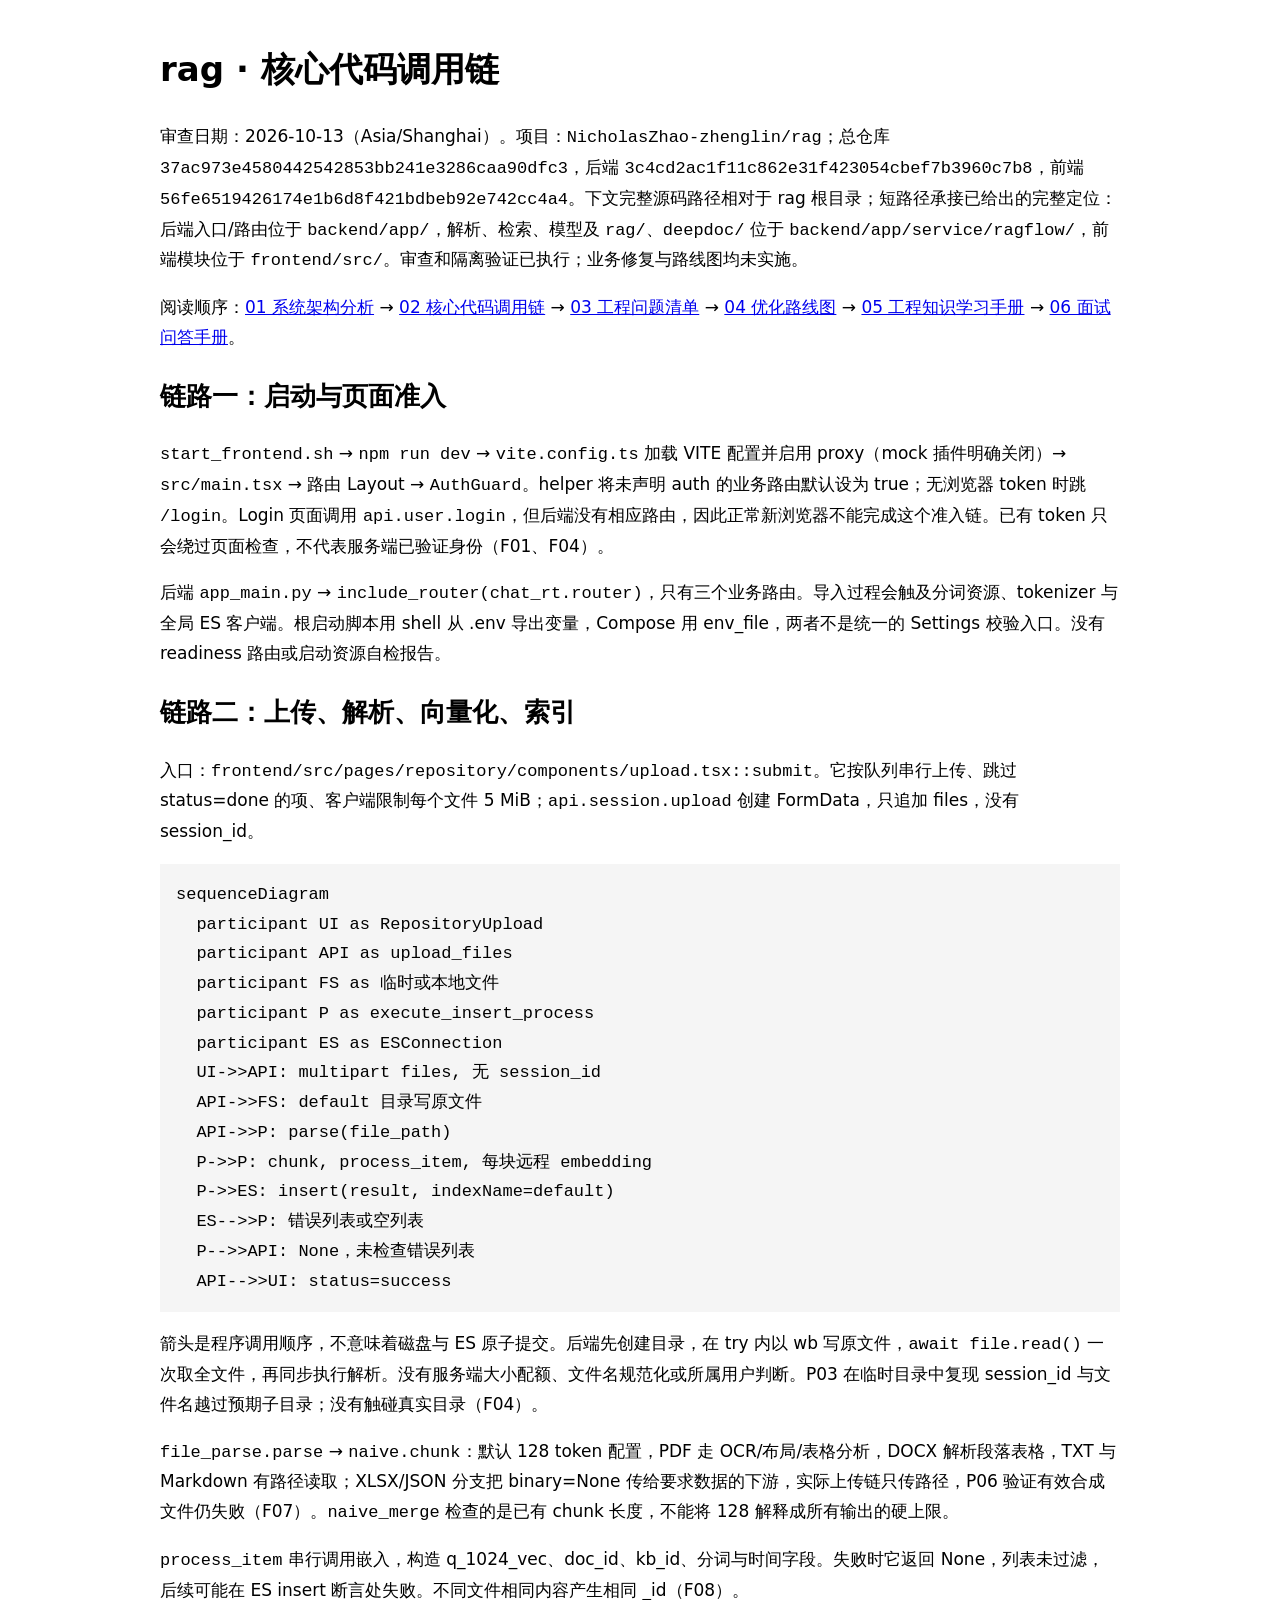
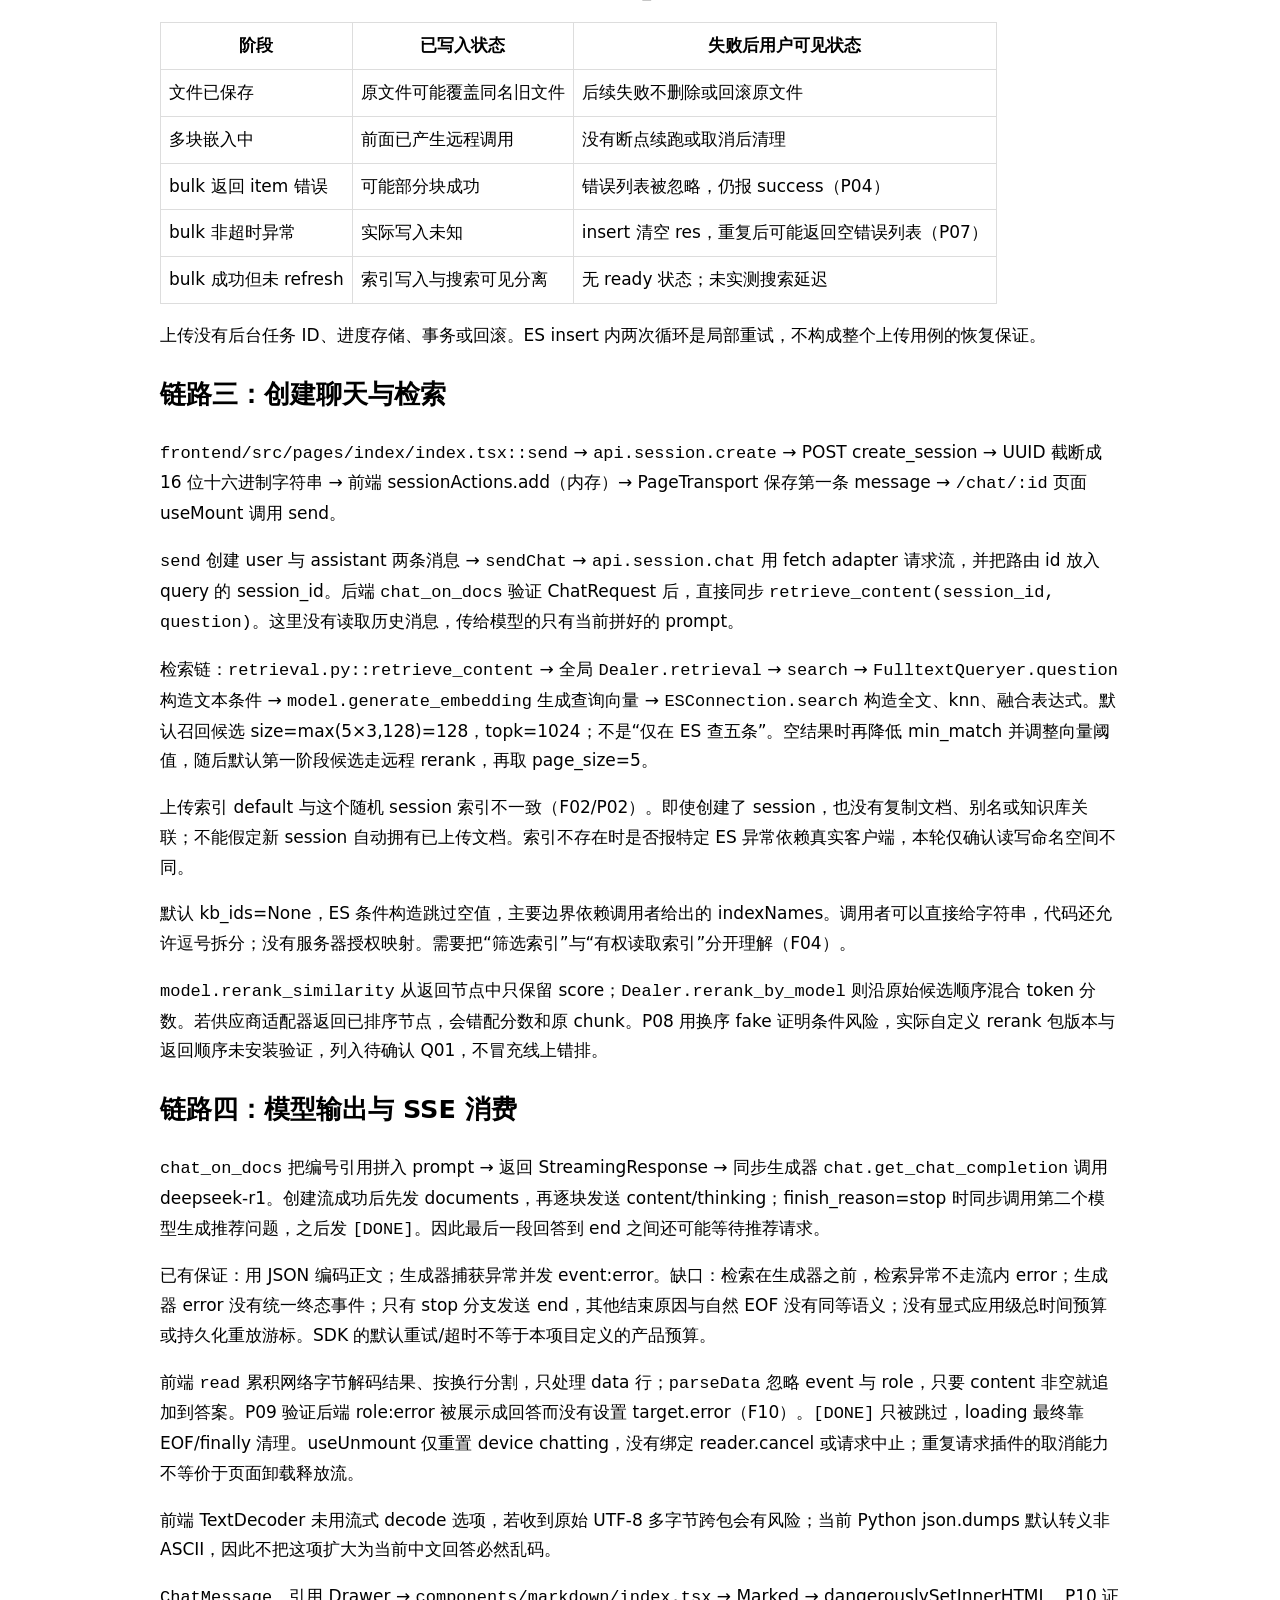
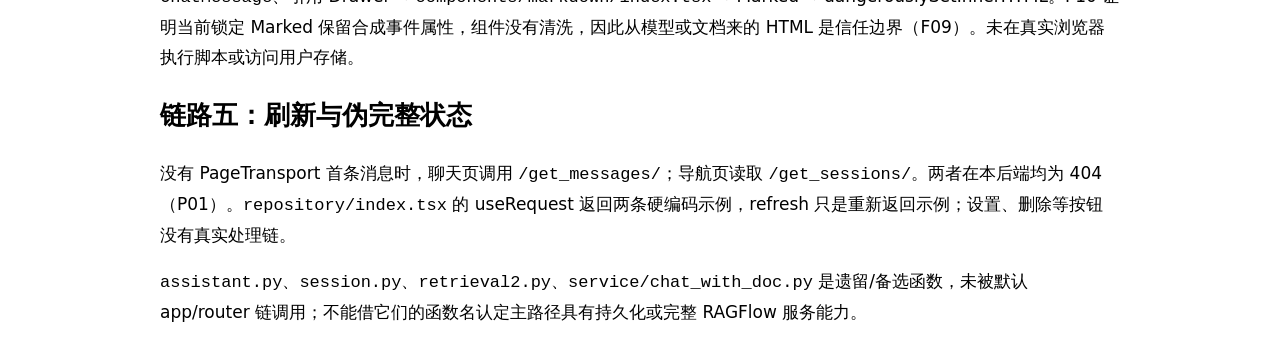
<file: articles/rag-core-call-chains/source.html>
<!DOCTYPE html>
<html lang="zh-CN"><head><meta charset="utf-8"><meta name="viewport" content="width=device-width, initial-scale=1"><title>rag · 核心代码调用链</title><style>body{max-width:960px;margin:40px auto;padding:0 20px;font:17px/1.75 system-ui}img{max-width:100%}pre{overflow:auto;padding:16px;background:#f5f5f5}table{display:block;overflow:auto;border-collapse:collapse}th,td{border:1px solid #ddd;padding:8px}code{font-family:monospace}</style></head><body>
<main><h1 id="rag--核心代码调用链">rag · 核心代码调用链</h1>
<p>审查日期：2026-10-13（Asia/Shanghai）。项目：<code>NicholasZhao-zhenglin/rag</code>；总仓库 <code>37ac973e4580442542853bb241e3286caa90dfc3</code>，后端 <code>3c4cd2ac1f11c862e31f423054cbef7b3960c7b8</code>，前端 <code>56fe6519426174e1b6d8f421bdbeb92e742cc4a4</code>。下文完整源码路径相对于 rag 根目录；短路径承接已给出的完整定位：后端入口/路由位于 <code>backend/app/</code>，解析、检索、模型及 <code>rag/</code>、<code>deepdoc/</code> 位于 <code>backend/app/service/ragflow/</code>，前端模块位于 <code>frontend/src/</code>。审查和隔离验证已执行；业务修复与路线图均未实施。</p>
<p>阅读顺序：<a href="index.html#/a/rag-system-architecture">01 系统架构分析</a> → <a href="index.html#/a/rag-core-call-chains">02 核心代码调用链</a> → <a href="index.html#/a/rag-engineering-findings">03 工程问题清单</a> → <a href="index.html#/a/rag-optimization-roadmap">04 优化路线图</a> → <a href="index.html#/a/rag-engineering-handbook">05 工程知识学习手册</a> → <a href="index.html#/a/rag-interview-questions">06 面试问答手册</a>。</p>
<h2 id="链路一启动与页面准入">链路一：启动与页面准入</h2>
<p><code>start_frontend.sh</code> → <code>npm run dev</code> → <code>vite.config.ts</code> 加载 VITE 配置并启用 proxy（mock 插件明确关闭）→ <code>src/main.tsx</code> → 路由 Layout → <code>AuthGuard</code>。helper 将未声明 auth 的业务路由默认设为 true；无浏览器 token 时跳 <code>/login</code>。Login 页面调用 <code>api.user.login</code>，但后端没有相应路由，因此正常新浏览器不能完成这个准入链。已有 token 只会绕过页面检查，不代表服务端已验证身份（F01、F04）。</p>
<p>后端 <code>app_main.py</code> → <code>include_router(chat_rt.router)</code>，只有三个业务路由。导入过程会触及分词资源、tokenizer 与全局 ES 客户端。根启动脚本用 shell 从 .env 导出变量，Compose 用 env_file，两者不是统一的 Settings 校验入口。没有 readiness 路由或启动资源自检报告。</p>
<h2 id="链路二上传解析向量化索引">链路二：上传、解析、向量化、索引</h2>
<p>入口：<code>frontend/src/pages/repository/components/upload.tsx::submit</code>。它按队列串行上传、跳过 status=done 的项、客户端限制每个文件 5 MiB；<code>api.session.upload</code> 创建 FormData，只追加 files，没有 session_id。</p>
<pre><code class="language-mermaid">sequenceDiagram
  participant UI as RepositoryUpload
  participant API as upload_files
  participant FS as 临时或本地文件
  participant P as execute_insert_process
  participant ES as ESConnection
  UI-&gt;&gt;API: multipart files, 无 session_id
  API-&gt;&gt;FS: default 目录写原文件
  API-&gt;&gt;P: parse(file_path)
  P-&gt;&gt;P: chunk, process_item, 每块远程 embedding
  P-&gt;&gt;ES: insert(result, indexName=default)
  ES--&gt;&gt;P: 错误列表或空列表
  P--&gt;&gt;API: None，未检查错误列表
  API--&gt;&gt;UI: status=success
</code></pre>
<p>箭头是程序调用顺序，不意味着磁盘与 ES 原子提交。后端先创建目录，在 try 内以 wb 写原文件，<code>await file.read()</code> 一次取全文件，再同步执行解析。没有服务端大小配额、文件名规范化或所属用户判断。P03 在临时目录中复现 session_id 与文件名越过预期子目录；没有触碰真实目录（F04）。</p>
<p><code>file_parse.parse</code> → <code>naive.chunk</code>：默认 128 token 配置，PDF 走 OCR/布局/表格分析，DOCX 解析段落表格，TXT 与 Markdown 有路径读取；XLSX/JSON 分支把 binary=None 传给要求数据的下游，实际上传链只传路径，P06 验证有效合成文件仍失败（F07）。<code>naive_merge</code> 检查的是已有 chunk 长度，不能将 128 解释成所有输出的硬上限。</p>
<p><code>process_item</code> 串行调用嵌入，构造 q_1024_vec、doc_id、kb_id、分词与时间字段。失败时它返回 None，列表未过滤，后续可能在 ES insert 断言处失败。不同文件相同内容产生相同 _id（F08）。</p>
<table>
<thead>
<tr>
<th>阶段</th>
<th>已写入状态</th>
<th>失败后用户可见状态</th>
</tr>
</thead>
<tbody>
<tr>
<td>文件已保存</td>
<td>原文件可能覆盖同名旧文件</td>
<td>后续失败不删除或回滚原文件</td>
</tr>
<tr>
<td>多块嵌入中</td>
<td>前面已产生远程调用</td>
<td>没有断点续跑或取消后清理</td>
</tr>
<tr>
<td>bulk 返回 item 错误</td>
<td>可能部分块成功</td>
<td>错误列表被忽略，仍报 success（P04）</td>
</tr>
<tr>
<td>bulk 非超时异常</td>
<td>实际写入未知</td>
<td>insert 清空 res，重复后可能返回空错误列表（P07）</td>
</tr>
<tr>
<td>bulk 成功但未 refresh</td>
<td>索引写入与搜索可见分离</td>
<td>无 ready 状态；未实测搜索延迟</td>
</tr>
</tbody>
</table>
<p>上传没有后台任务 ID、进度存储、事务或回滚。ES insert 内两次循环是局部重试，不构成整个上传用例的恢复保证。</p>
<h2 id="链路三创建聊天与检索">链路三：创建聊天与检索</h2>
<p><code>frontend/src/pages/index/index.tsx::send</code> → <code>api.session.create</code> → POST create_session → UUID 截断成 16 位十六进制字符串 → 前端 sessionActions.add（内存）→ PageTransport 保存第一条 message → <code>/chat/:id</code> 页面 useMount 调用 send。</p>
<p><code>send</code> 创建 user 与 assistant 两条消息 → <code>sendChat</code> → <code>api.session.chat</code> 用 fetch adapter 请求流，并把路由 id 放入 query 的 session_id。后端 <code>chat_on_docs</code> 验证 ChatRequest 后，直接同步 <code>retrieve_content(session_id, question)</code>。这里没有读取历史消息，传给模型的只有当前拼好的 prompt。</p>
<p>检索链：<code>retrieval.py::retrieve_content</code> → 全局 <code>Dealer.retrieval</code> → <code>search</code> → <code>FulltextQueryer.question</code> 构造文本条件 → <code>model.generate_embedding</code> 生成查询向量 → <code>ESConnection.search</code> 构造全文、knn、融合表达式。默认召回候选 size=max(5×3,128)=128，topk=1024；不是“仅在 ES 查五条”。空结果时再降低 min_match 并调整向量阈值，随后默认第一阶段候选走远程 rerank，再取 page_size=5。</p>
<p>上传索引 default 与这个随机 session 索引不一致（F02/P02）。即使创建了 session，也没有复制文档、别名或知识库关联；不能假定新 session 自动拥有已上传文档。索引不存在时是否报特定 ES 异常依赖真实客户端，本轮仅确认读写命名空间不同。</p>
<p>默认 kb_ids=None，ES 条件构造跳过空值，主要边界依赖调用者给出的 indexNames。调用者可以直接给字符串，代码还允许逗号拆分；没有服务器授权映射。需要把“筛选索引”与“有权读取索引”分开理解（F04）。</p>
<p><code>model.rerank_similarity</code> 从返回节点中只保留 score；<code>Dealer.rerank_by_model</code> 则沿原始候选顺序混合 token 分数。若供应商适配器返回已排序节点，会错配分数和原 chunk。P08 用换序 fake 证明条件风险，实际自定义 rerank 包版本与返回顺序未安装验证，列入待确认 Q01，不冒充线上错排。</p>
<h2 id="链路四模型输出与-sse-消费">链路四：模型输出与 SSE 消费</h2>
<p><code>chat_on_docs</code> 把编号引用拼入 prompt → 返回 StreamingResponse → 同步生成器 <code>chat.get_chat_completion</code> 调用 deepseek-r1。创建流成功后先发 documents，再逐块发送 content/thinking；finish_reason=stop 时同步调用第二个模型生成推荐问题，之后发 <code>[DONE]</code>。因此最后一段回答到 end 之间还可能等待推荐请求。</p>
<p>已有保证：用 JSON 编码正文；生成器捕获异常并发 event:error。缺口：检索在生成器之前，检索异常不走流内 error；生成器 error 没有统一终态事件；只有 stop 分支发送 end，其他结束原因与自然 EOF 没有同等语义；没有显式应用级总时间预算或持久化重放游标。SDK 的默认重试/超时不等于本项目定义的产品预算。</p>
<p>前端 <code>read</code> 累积网络字节解码结果、按换行分割，只处理 data 行；<code>parseData</code> 忽略 event 与 role，只要 content 非空就追加到答案。P09 验证后端 role:error 被展示成回答而没有设置 target.error（F10）。<code>[DONE]</code> 只被跳过，loading 最终靠 EOF/finally 清理。useUnmount 仅重置 device chatting，没有绑定 reader.cancel 或请求中止；重复请求插件的取消能力不等价于页面卸载释放流。</p>
<p>前端 TextDecoder 未用流式 decode 选项，若收到原始 UTF-8 多字节跨包会有风险；当前 Python json.dumps 默认转义非 ASCII，因此不把这项扩大为当前中文回答必然乱码。</p>
<p><code>ChatMessage</code>、引用 Drawer → <code>components/markdown/index.tsx</code> → Marked → dangerouslySetInnerHTML。P10 证明当前锁定 Marked 保留合成事件属性，组件没有清洗，因此从模型或文档来的 HTML 是信任边界（F09）。未在真实浏览器执行脚本或访问用户存储。</p>
<h2 id="链路五刷新与伪完整状态">链路五：刷新与伪完整状态</h2>
<p>没有 PageTransport 首条消息时，聊天页调用 <code>/get_messages/</code>；导航页读取 <code>/get_sessions/</code>。两者在本后端均为 404（P01）。<code>repository/index.tsx</code> 的 useRequest 返回两条硬编码示例，refresh 只是重新返回示例；设置、删除等按钮没有真实处理链。</p>
<p><code>assistant.py</code>、<code>session.py</code>、<code>retrieval2.py</code>、<code>service/chat_with_doc.py</code> 是遗留/备选函数，未被默认 app/router 链调用；不能借它们的函数名认定主路径具有持久化或完整 RAGFlow 服务能力。</p>
</main>
</body></html>
</file>
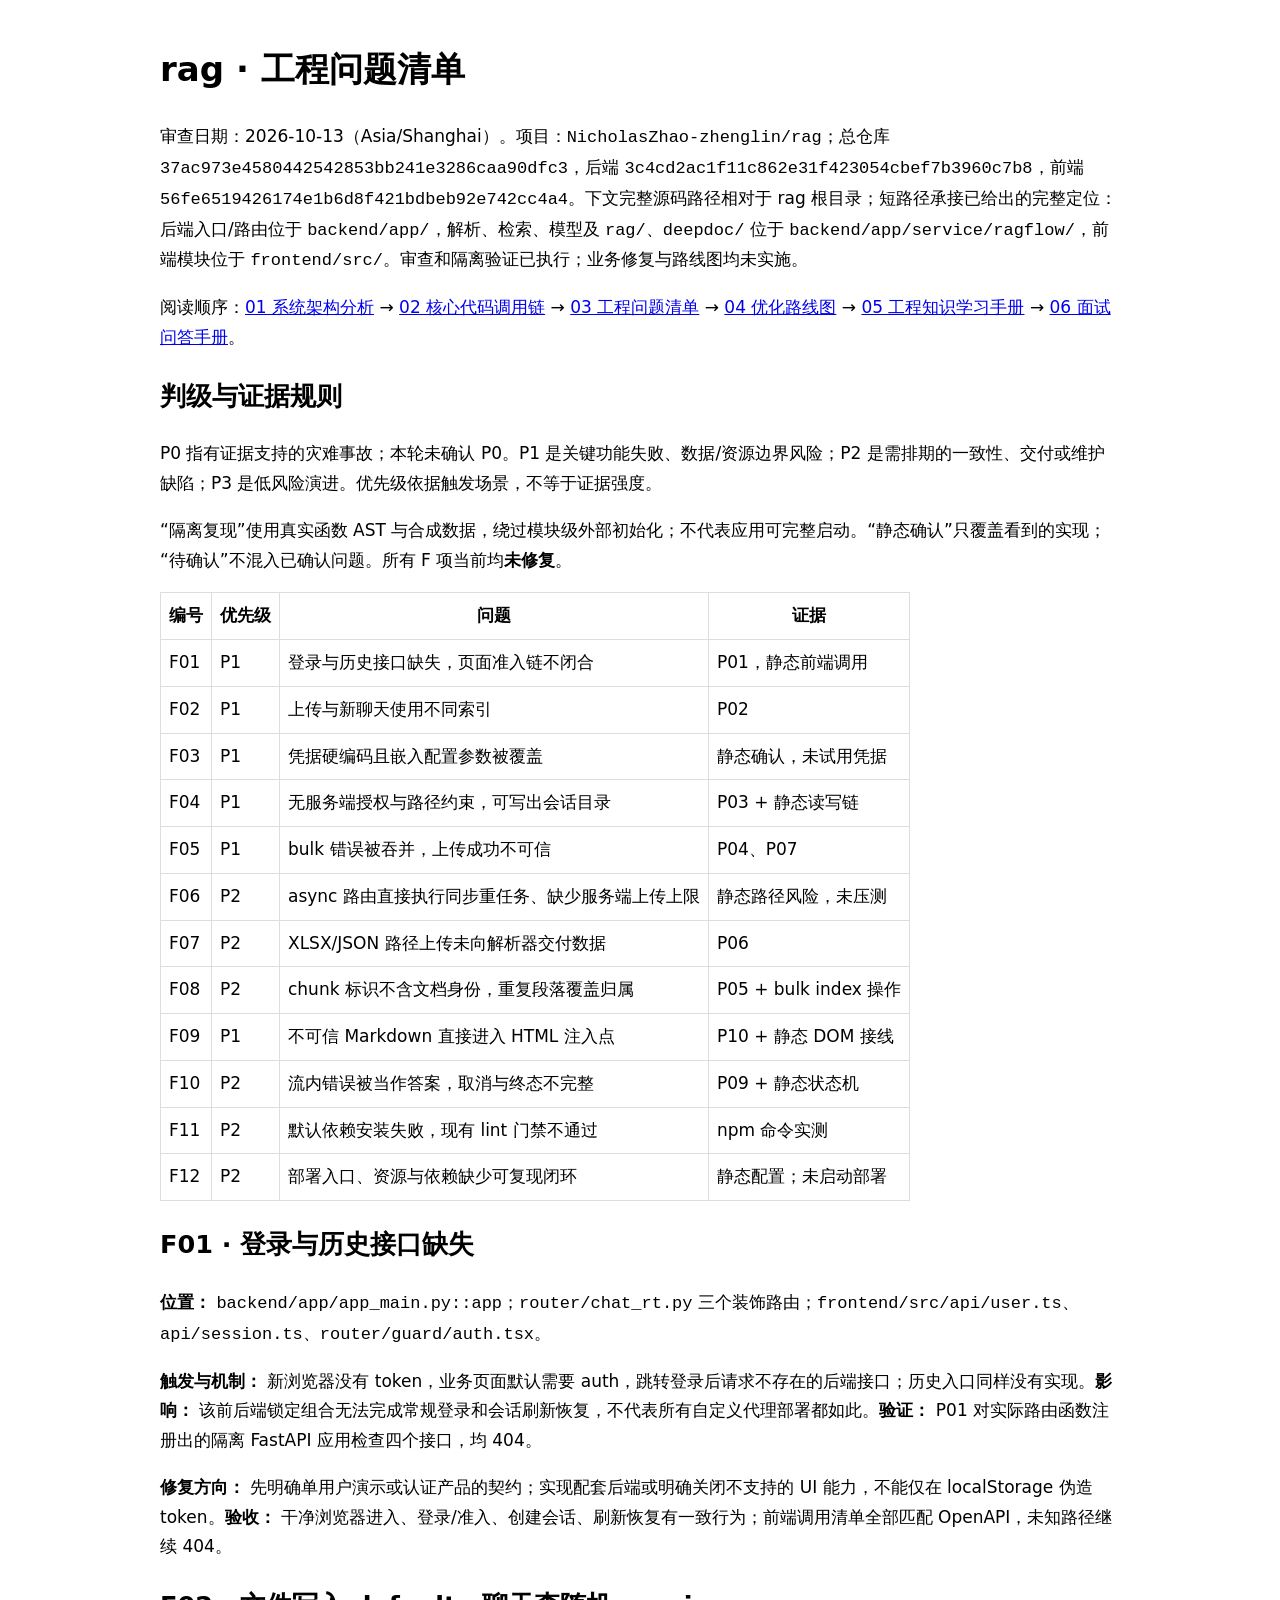
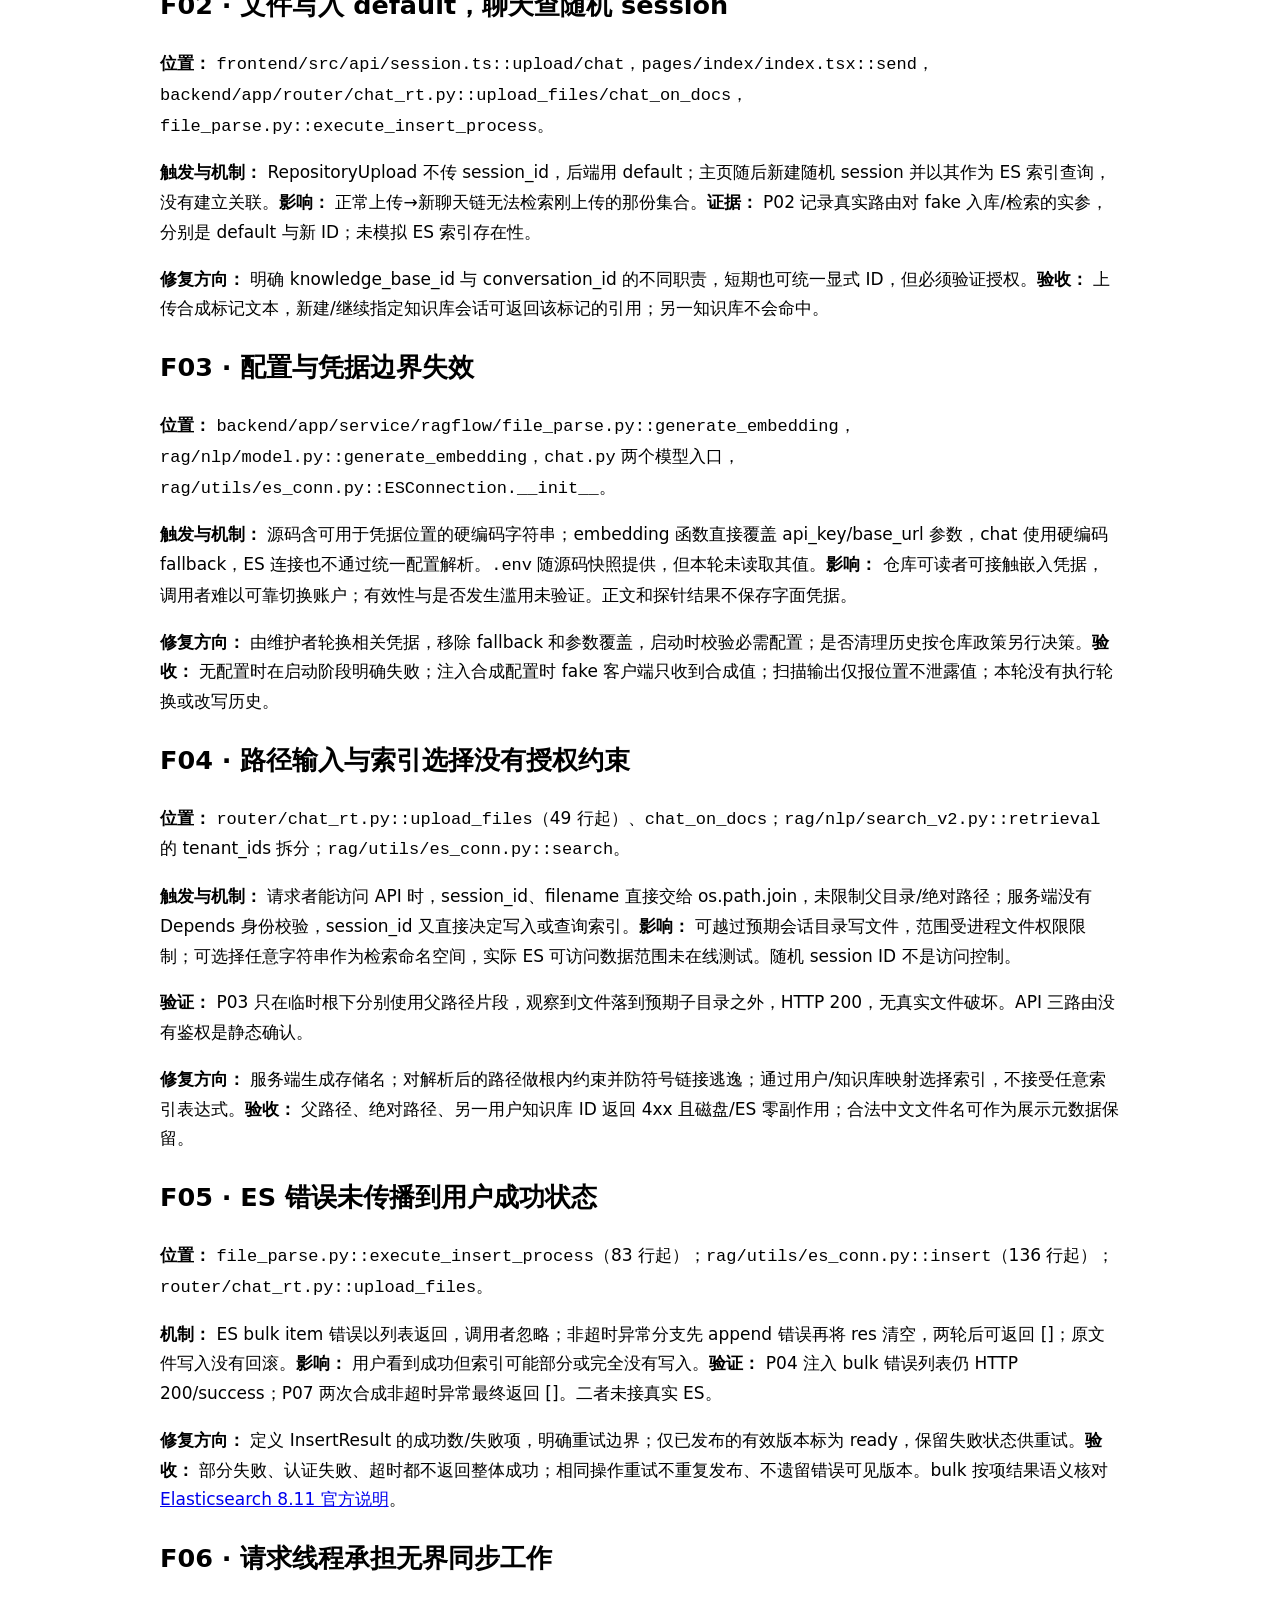
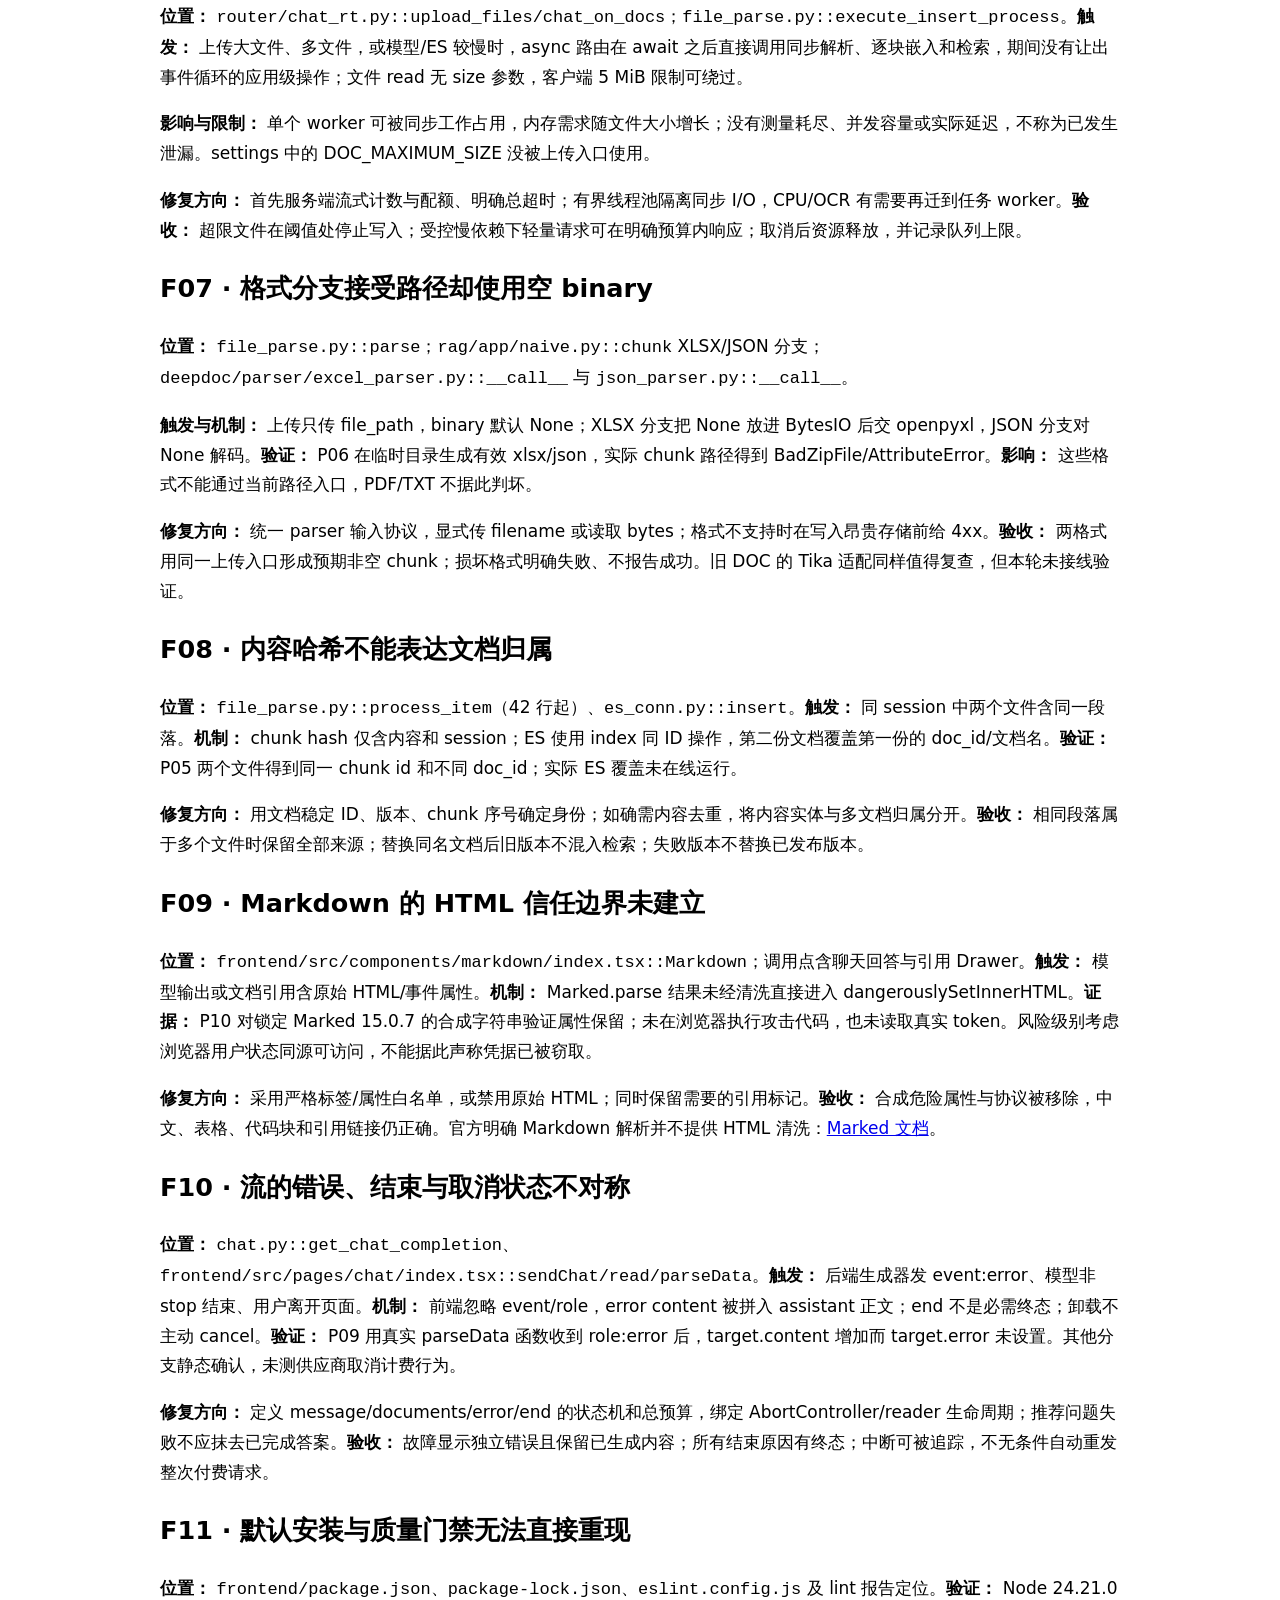
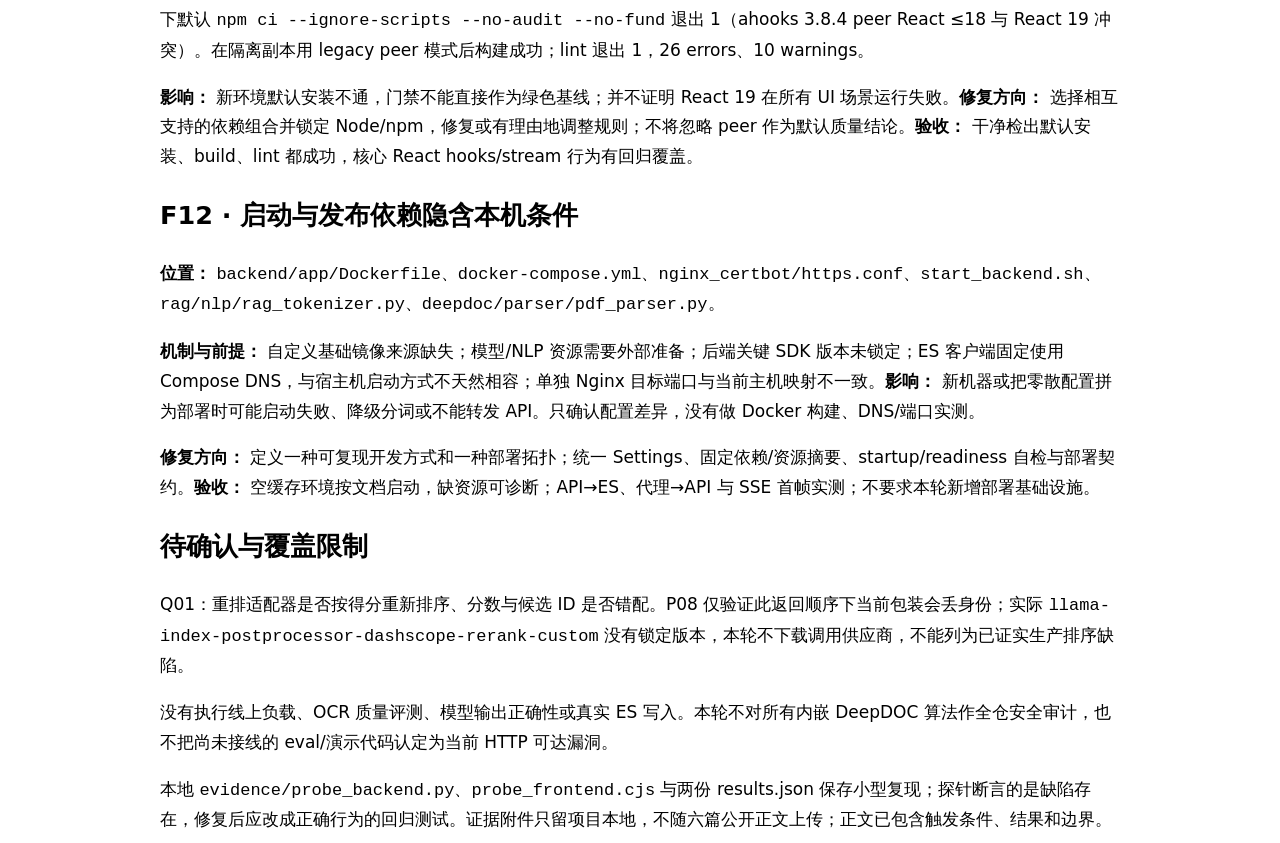
<file: articles/rag-engineering-findings/source.html>
<!DOCTYPE html>
<html lang="zh-CN"><head><meta charset="utf-8"><meta name="viewport" content="width=device-width, initial-scale=1"><title>rag · 工程问题清单</title><style>body{max-width:960px;margin:40px auto;padding:0 20px;font:17px/1.75 system-ui}img{max-width:100%}pre{overflow:auto;padding:16px;background:#f5f5f5}table{display:block;overflow:auto;border-collapse:collapse}th,td{border:1px solid #ddd;padding:8px}code{font-family:monospace}</style></head><body>
<main><h1 id="rag--工程问题清单">rag · 工程问题清单</h1>
<p>审查日期：2026-10-13（Asia/Shanghai）。项目：<code>NicholasZhao-zhenglin/rag</code>；总仓库 <code>37ac973e4580442542853bb241e3286caa90dfc3</code>，后端 <code>3c4cd2ac1f11c862e31f423054cbef7b3960c7b8</code>，前端 <code>56fe6519426174e1b6d8f421bdbeb92e742cc4a4</code>。下文完整源码路径相对于 rag 根目录；短路径承接已给出的完整定位：后端入口/路由位于 <code>backend/app/</code>，解析、检索、模型及 <code>rag/</code>、<code>deepdoc/</code> 位于 <code>backend/app/service/ragflow/</code>，前端模块位于 <code>frontend/src/</code>。审查和隔离验证已执行；业务修复与路线图均未实施。</p>
<p>阅读顺序：<a href="index.html#/a/rag-system-architecture">01 系统架构分析</a> → <a href="index.html#/a/rag-core-call-chains">02 核心代码调用链</a> → <a href="index.html#/a/rag-engineering-findings">03 工程问题清单</a> → <a href="index.html#/a/rag-optimization-roadmap">04 优化路线图</a> → <a href="index.html#/a/rag-engineering-handbook">05 工程知识学习手册</a> → <a href="index.html#/a/rag-interview-questions">06 面试问答手册</a>。</p>
<h2 id="判级与证据规则">判级与证据规则</h2>
<p>P0 指有证据支持的灾难事故；本轮未确认 P0。P1 是关键功能失败、数据/资源边界风险；P2 是需排期的一致性、交付或维护缺陷；P3 是低风险演进。优先级依据触发场景，不等于证据强度。</p>
<p>“隔离复现”使用真实函数 AST 与合成数据，绕过模块级外部初始化；不代表应用可完整启动。“静态确认”只覆盖看到的实现；“待确认”不混入已确认问题。所有 F 项当前均<strong>未修复</strong>。</p>
<table>
<thead>
<tr>
<th>编号</th>
<th>优先级</th>
<th>问题</th>
<th>证据</th>
</tr>
</thead>
<tbody>
<tr>
<td>F01</td>
<td>P1</td>
<td>登录与历史接口缺失，页面准入链不闭合</td>
<td>P01，静态前端调用</td>
</tr>
<tr>
<td>F02</td>
<td>P1</td>
<td>上传与新聊天使用不同索引</td>
<td>P02</td>
</tr>
<tr>
<td>F03</td>
<td>P1</td>
<td>凭据硬编码且嵌入配置参数被覆盖</td>
<td>静态确认，未试用凭据</td>
</tr>
<tr>
<td>F04</td>
<td>P1</td>
<td>无服务端授权与路径约束，可写出会话目录</td>
<td>P03 + 静态读写链</td>
</tr>
<tr>
<td>F05</td>
<td>P1</td>
<td>bulk 错误被吞并，上传成功不可信</td>
<td>P04、P07</td>
</tr>
<tr>
<td>F06</td>
<td>P2</td>
<td>async 路由直接执行同步重任务、缺少服务端上传上限</td>
<td>静态路径风险，未压测</td>
</tr>
<tr>
<td>F07</td>
<td>P2</td>
<td>XLSX/JSON 路径上传未向解析器交付数据</td>
<td>P06</td>
</tr>
<tr>
<td>F08</td>
<td>P2</td>
<td>chunk 标识不含文档身份，重复段落覆盖归属</td>
<td>P05 + bulk index 操作</td>
</tr>
<tr>
<td>F09</td>
<td>P1</td>
<td>不可信 Markdown 直接进入 HTML 注入点</td>
<td>P10 + 静态 DOM 接线</td>
</tr>
<tr>
<td>F10</td>
<td>P2</td>
<td>流内错误被当作答案，取消与终态不完整</td>
<td>P09 + 静态状态机</td>
</tr>
<tr>
<td>F11</td>
<td>P2</td>
<td>默认依赖安装失败，现有 lint 门禁不通过</td>
<td>npm 命令实测</td>
</tr>
<tr>
<td>F12</td>
<td>P2</td>
<td>部署入口、资源与依赖缺少可复现闭环</td>
<td>静态配置；未启动部署</td>
</tr>
</tbody>
</table>
<h2 id="f01--登录与历史接口缺失">F01 · 登录与历史接口缺失</h2>
<p><strong>位置：</strong> <code>backend/app/app_main.py::app</code>；<code>router/chat_rt.py</code> 三个装饰路由；<code>frontend/src/api/user.ts</code>、<code>api/session.ts</code>、<code>router/guard/auth.tsx</code>。</p>
<p><strong>触发与机制：</strong> 新浏览器没有 token，业务页面默认需要 auth，跳转登录后请求不存在的后端接口；历史入口同样没有实现。<strong>影响：</strong> 该前后端锁定组合无法完成常规登录和会话刷新恢复，不代表所有自定义代理部署都如此。<strong>验证：</strong> P01 对实际路由函数注册出的隔离 FastAPI 应用检查四个接口，均 404。</p>
<p><strong>修复方向：</strong> 先明确单用户演示或认证产品的契约；实现配套后端或明确关闭不支持的 UI 能力，不能仅在 localStorage 伪造 token。<strong>验收：</strong> 干净浏览器进入、登录/准入、创建会话、刷新恢复有一致行为；前端调用清单全部匹配 OpenAPI，未知路径继续 404。</p>
<h2 id="f02--文件写入-default聊天查随机-session">F02 · 文件写入 default，聊天查随机 session</h2>
<p><strong>位置：</strong> <code>frontend/src/api/session.ts::upload/chat</code>，<code>pages/index/index.tsx::send</code>，<code>backend/app/router/chat_rt.py::upload_files/chat_on_docs</code>，<code>file_parse.py::execute_insert_process</code>。</p>
<p><strong>触发与机制：</strong> RepositoryUpload 不传 session_id，后端用 default；主页随后新建随机 session 并以其作为 ES 索引查询，没有建立关联。<strong>影响：</strong> 正常上传→新聊天链无法检索刚上传的那份集合。<strong>证据：</strong> P02 记录真实路由对 fake 入库/检索的实参，分别是 default 与新 ID；未模拟 ES 索引存在性。</p>
<p><strong>修复方向：</strong> 明确 knowledge_base_id 与 conversation_id 的不同职责，短期也可统一显式 ID，但必须验证授权。<strong>验收：</strong> 上传合成标记文本，新建/继续指定知识库会话可返回该标记的引用；另一知识库不会命中。</p>
<h2 id="f03--配置与凭据边界失效">F03 · 配置与凭据边界失效</h2>
<p><strong>位置：</strong> <code>backend/app/service/ragflow/file_parse.py::generate_embedding</code>，<code>rag/nlp/model.py::generate_embedding</code>，<code>chat.py</code> 两个模型入口，<code>rag/utils/es_conn.py::ESConnection.__init__</code>。</p>
<p><strong>触发与机制：</strong> 源码含可用于凭据位置的硬编码字符串；embedding 函数直接覆盖 api_key/base_url 参数，chat 使用硬编码 fallback，ES 连接也不通过统一配置解析。<code>.env</code> 随源码快照提供，但本轮未读取其值。<strong>影响：</strong> 仓库可读者可接触嵌入凭据，调用者难以可靠切换账户；有效性与是否发生滥用未验证。正文和探针结果不保存字面凭据。</p>
<p><strong>修复方向：</strong> 由维护者轮换相关凭据，移除 fallback 和参数覆盖，启动时校验必需配置；是否清理历史按仓库政策另行决策。<strong>验收：</strong> 无配置时在启动阶段明确失败；注入合成配置时 fake 客户端只收到合成值；扫描输出仅报位置不泄露值；本轮没有执行轮换或改写历史。</p>
<h2 id="f04--路径输入与索引选择没有授权约束">F04 · 路径输入与索引选择没有授权约束</h2>
<p><strong>位置：</strong> <code>router/chat_rt.py::upload_files</code>（49 行起）、<code>chat_on_docs</code>；<code>rag/nlp/search_v2.py::retrieval</code> 的 tenant_ids 拆分；<code>rag/utils/es_conn.py::search</code>。</p>
<p><strong>触发与机制：</strong> 请求者能访问 API 时，session_id、filename 直接交给 os.path.join，未限制父目录/绝对路径；服务端没有 Depends 身份校验，session_id 又直接决定写入或查询索引。<strong>影响：</strong> 可越过预期会话目录写文件，范围受进程文件权限限制；可选择任意字符串作为检索命名空间，实际 ES 可访问数据范围未在线测试。随机 session ID 不是访问控制。</p>
<p><strong>验证：</strong> P03 只在临时根下分别使用父路径片段，观察到文件落到预期子目录之外，HTTP 200，无真实文件破坏。API 三路由没有鉴权是静态确认。</p>
<p><strong>修复方向：</strong> 服务端生成存储名；对解析后的路径做根内约束并防符号链接逃逸；通过用户/知识库映射选择索引，不接受任意索引表达式。<strong>验收：</strong> 父路径、绝对路径、另一用户知识库 ID 返回 4xx 且磁盘/ES 零副作用；合法中文文件名可作为展示元数据保留。</p>
<h2 id="f05--es-错误未传播到用户成功状态">F05 · ES 错误未传播到用户成功状态</h2>
<p><strong>位置：</strong> <code>file_parse.py::execute_insert_process</code>（83 行起）；<code>rag/utils/es_conn.py::insert</code>（136 行起）；<code>router/chat_rt.py::upload_files</code>。</p>
<p><strong>机制：</strong> ES bulk item 错误以列表返回，调用者忽略；非超时异常分支先 append 错误再将 res 清空，两轮后可返回 []；原文件写入没有回滚。<strong>影响：</strong> 用户看到成功但索引可能部分或完全没有写入。<strong>验证：</strong> P04 注入 bulk 错误列表仍 HTTP 200/success；P07 两次合成非超时异常最终返回 []。二者未接真实 ES。</p>
<p><strong>修复方向：</strong> 定义 InsertResult 的成功数/失败项，明确重试边界；仅已发布的有效版本标为 ready，保留失败状态供重试。<strong>验收：</strong> 部分失败、认证失败、超时都不返回整体成功；相同操作重试不重复发布、不遗留错误可见版本。bulk 按项结果语义核对 <a href="https://www.elastic.co/guide/en/elasticsearch/reference/8.11/docs-bulk.html">Elasticsearch 8.11 官方说明</a>。</p>
<h2 id="f06--请求线程承担无界同步工作">F06 · 请求线程承担无界同步工作</h2>
<p><strong>位置：</strong> <code>router/chat_rt.py::upload_files/chat_on_docs</code>；<code>file_parse.py::execute_insert_process</code>。<strong>触发：</strong> 上传大文件、多文件，或模型/ES 较慢时，async 路由在 await 之后直接调用同步解析、逐块嵌入和检索，期间没有让出事件循环的应用级操作；文件 read 无 size 参数，客户端 5 MiB 限制可绕过。</p>
<p><strong>影响与限制：</strong> 单个 worker 可被同步工作占用，内存需求随文件大小增长；没有测量耗尽、并发容量或实际延迟，不称为已发生泄漏。settings 中的 DOC_MAXIMUM_SIZE 没被上传入口使用。</p>
<p><strong>修复方向：</strong> 首先服务端流式计数与配额、明确总超时；有界线程池隔离同步 I/O，CPU/OCR 有需要再迁到任务 worker。<strong>验收：</strong> 超限文件在阈值处停止写入；受控慢依赖下轻量请求可在明确预算内响应；取消后资源释放，并记录队列上限。</p>
<h2 id="f07--格式分支接受路径却使用空-binary">F07 · 格式分支接受路径却使用空 binary</h2>
<p><strong>位置：</strong> <code>file_parse.py::parse</code>；<code>rag/app/naive.py::chunk</code> XLSX/JSON 分支；<code>deepdoc/parser/excel_parser.py::__call__</code> 与 <code>json_parser.py::__call__</code>。</p>
<p><strong>触发与机制：</strong> 上传只传 file_path，binary 默认 None；XLSX 分支把 None 放进 BytesIO 后交 openpyxl，JSON 分支对 None 解码。<strong>验证：</strong> P06 在临时目录生成有效 xlsx/json，实际 chunk 路径得到 BadZipFile/AttributeError。<strong>影响：</strong> 这些格式不能通过当前路径入口，PDF/TXT 不据此判坏。</p>
<p><strong>修复方向：</strong> 统一 parser 输入协议，显式传 filename 或读取 bytes；格式不支持时在写入昂贵存储前给 4xx。<strong>验收：</strong> 两格式用同一上传入口形成预期非空 chunk；损坏格式明确失败、不报告成功。旧 DOC 的 Tika 适配同样值得复查，但本轮未接线验证。</p>
<h2 id="f08--内容哈希不能表达文档归属">F08 · 内容哈希不能表达文档归属</h2>
<p><strong>位置：</strong> <code>file_parse.py::process_item</code>（42 行起）、<code>es_conn.py::insert</code>。<strong>触发：</strong> 同 session 中两个文件含同一段落。<strong>机制：</strong> chunk hash 仅含内容和 session；ES 使用 index 同 ID 操作，第二份文档覆盖第一份的 doc_id/文档名。<strong>验证：</strong> P05 两个文件得到同一 chunk id 和不同 doc_id；实际 ES 覆盖未在线运行。</p>
<p><strong>修复方向：</strong> 用文档稳定 ID、版本、chunk 序号确定身份；如确需内容去重，将内容实体与多文档归属分开。<strong>验收：</strong> 相同段落属于多个文件时保留全部来源；替换同名文档后旧版本不混入检索；失败版本不替换已发布版本。</p>
<h2 id="f09--markdown-的-html-信任边界未建立">F09 · Markdown 的 HTML 信任边界未建立</h2>
<p><strong>位置：</strong> <code>frontend/src/components/markdown/index.tsx::Markdown</code>；调用点含聊天回答与引用 Drawer。<strong>触发：</strong> 模型输出或文档引用含原始 HTML/事件属性。<strong>机制：</strong> Marked.parse 结果未经清洗直接进入 dangerouslySetInnerHTML。<strong>证据：</strong> P10 对锁定 Marked 15.0.7 的合成字符串验证属性保留；未在浏览器执行攻击代码，也未读取真实 token。风险级别考虑浏览器用户状态同源可访问，不能据此声称凭据已被窃取。</p>
<p><strong>修复方向：</strong> 采用严格标签/属性白名单，或禁用原始 HTML；同时保留需要的引用标记。<strong>验收：</strong> 合成危险属性与协议被移除，中文、表格、代码块和引用链接仍正确。官方明确 Markdown 解析并不提供 HTML 清洗：<a href="https://github.com/markedjs/marked">Marked 文档</a>。</p>
<h2 id="f10--流的错误结束与取消状态不对称">F10 · 流的错误、结束与取消状态不对称</h2>
<p><strong>位置：</strong> <code>chat.py::get_chat_completion</code>、<code>frontend/src/pages/chat/index.tsx::sendChat/read/parseData</code>。<strong>触发：</strong> 后端生成器发 event:error、模型非 stop 结束、用户离开页面。<strong>机制：</strong> 前端忽略 event/role，error content 被拼入 assistant 正文；end 不是必需终态；卸载不主动 cancel。<strong>验证：</strong> P09 用真实 parseData 函数收到 role:error 后，target.content 增加而 target.error 未设置。其他分支静态确认，未测供应商取消计费行为。</p>
<p><strong>修复方向：</strong> 定义 message/documents/error/end 的状态机和总预算，绑定 AbortController/reader 生命周期；推荐问题失败不应抹去已完成答案。<strong>验收：</strong> 故障显示独立错误且保留已生成内容；所有结束原因有终态；中断可被追踪，不无条件自动重发整次付费请求。</p>
<h2 id="f11--默认安装与质量门禁无法直接重现">F11 · 默认安装与质量门禁无法直接重现</h2>
<p><strong>位置：</strong> <code>frontend/package.json</code>、<code>package-lock.json</code>、<code>eslint.config.js</code> 及 lint 报告定位。<strong>验证：</strong> Node 24.21.0 下默认 <code>npm ci --ignore-scripts --no-audit --no-fund</code> 退出 1（ahooks 3.8.4 peer React ≤18 与 React 19 冲突）。在隔离副本用 legacy peer 模式后构建成功；lint 退出 1，26 errors、10 warnings。</p>
<p><strong>影响：</strong> 新环境默认安装不通，门禁不能直接作为绿色基线；并不证明 React 19 在所有 UI 场景运行失败。<strong>修复方向：</strong> 选择相互支持的依赖组合并锁定 Node/npm，修复或有理由地调整规则；不将忽略 peer 作为默认质量结论。<strong>验收：</strong> 干净检出默认安装、build、lint 都成功，核心 React hooks/stream 行为有回归覆盖。</p>
<h2 id="f12--启动与发布依赖隐含本机条件">F12 · 启动与发布依赖隐含本机条件</h2>
<p><strong>位置：</strong> <code>backend/app/Dockerfile</code>、<code>docker-compose.yml</code>、<code>nginx_certbot/https.conf</code>、<code>start_backend.sh</code>、<code>rag/nlp/rag_tokenizer.py</code>、<code>deepdoc/parser/pdf_parser.py</code>。</p>
<p><strong>机制与前提：</strong> 自定义基础镜像来源缺失；模型/NLP 资源需要外部准备；后端关键 SDK 版本未锁定；ES 客户端固定使用 Compose DNS，与宿主机启动方式不天然相容；单独 Nginx 目标端口与当前主机映射不一致。<strong>影响：</strong> 新机器或把零散配置拼为部署时可能启动失败、降级分词或不能转发 API。只确认配置差异，没有做 Docker 构建、DNS/端口实测。</p>
<p><strong>修复方向：</strong> 定义一种可复现开发方式和一种部署拓扑；统一 Settings、固定依赖/资源摘要、startup/readiness 自检与部署契约。<strong>验收：</strong> 空缓存环境按文档启动，缺资源可诊断；API→ES、代理→API 与 SSE 首帧实测；不要求本轮新增部署基础设施。</p>
<h2 id="待确认与覆盖限制">待确认与覆盖限制</h2>
<p>Q01：重排适配器是否按得分重新排序、分数与候选 ID 是否错配。P08 仅验证此返回顺序下当前包装会丢身份；实际 <code>llama-index-postprocessor-dashscope-rerank-custom</code> 没有锁定版本，本轮不下载调用供应商，不能列为已证实生产排序缺陷。</p>
<p>没有执行线上负载、OCR 质量评测、模型输出正确性或真实 ES 写入。本轮不对所有内嵌 DeepDOC 算法作全仓安全审计，也不把尚未接线的 eval/演示代码认定为当前 HTTP 可达漏洞。</p>
<p>本地 <code>evidence/probe_backend.py</code>、<code>probe_frontend.cjs</code> 与两份 results.json 保存小型复现；探针断言的是缺陷存在，修复后应改成正确行为的回归测试。证据附件只留项目本地，不随六篇公开正文上传；正文已包含触发条件、结果和边界。</p>
</main>
</body></html>
</file>
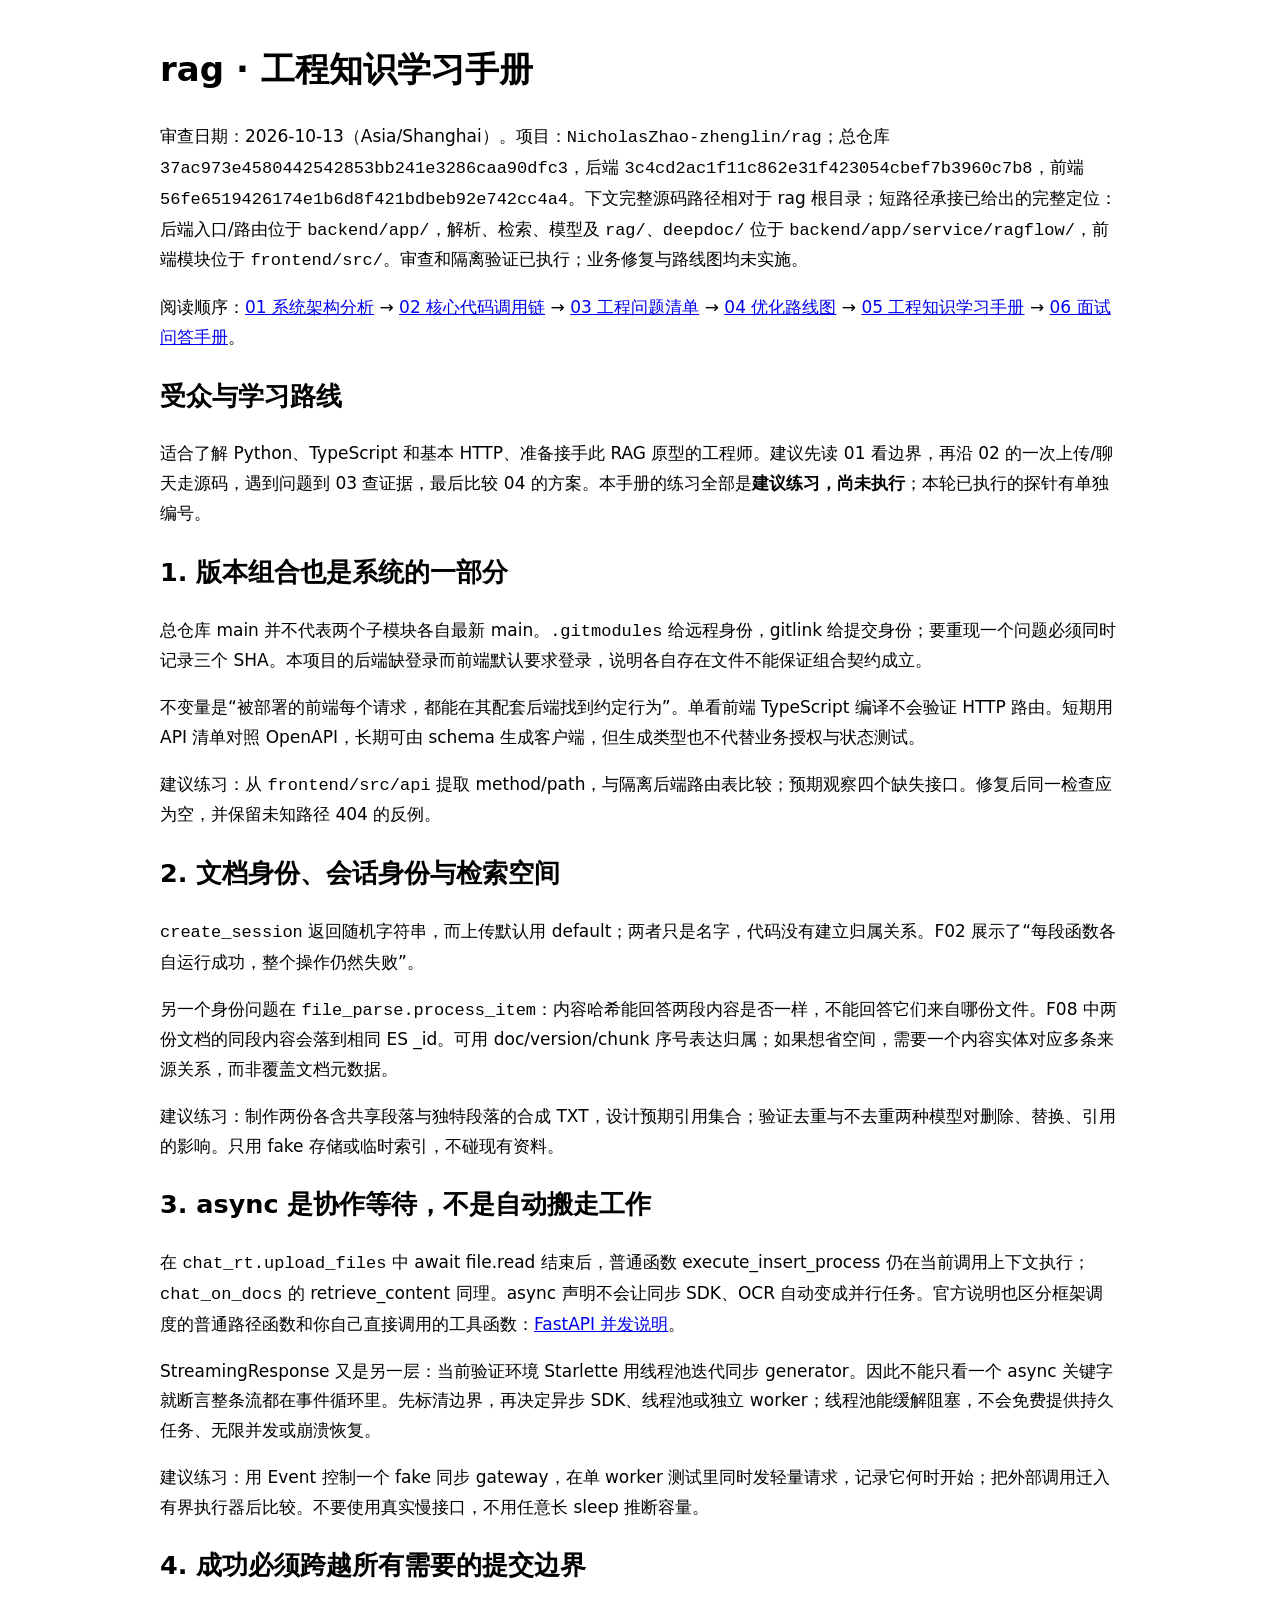
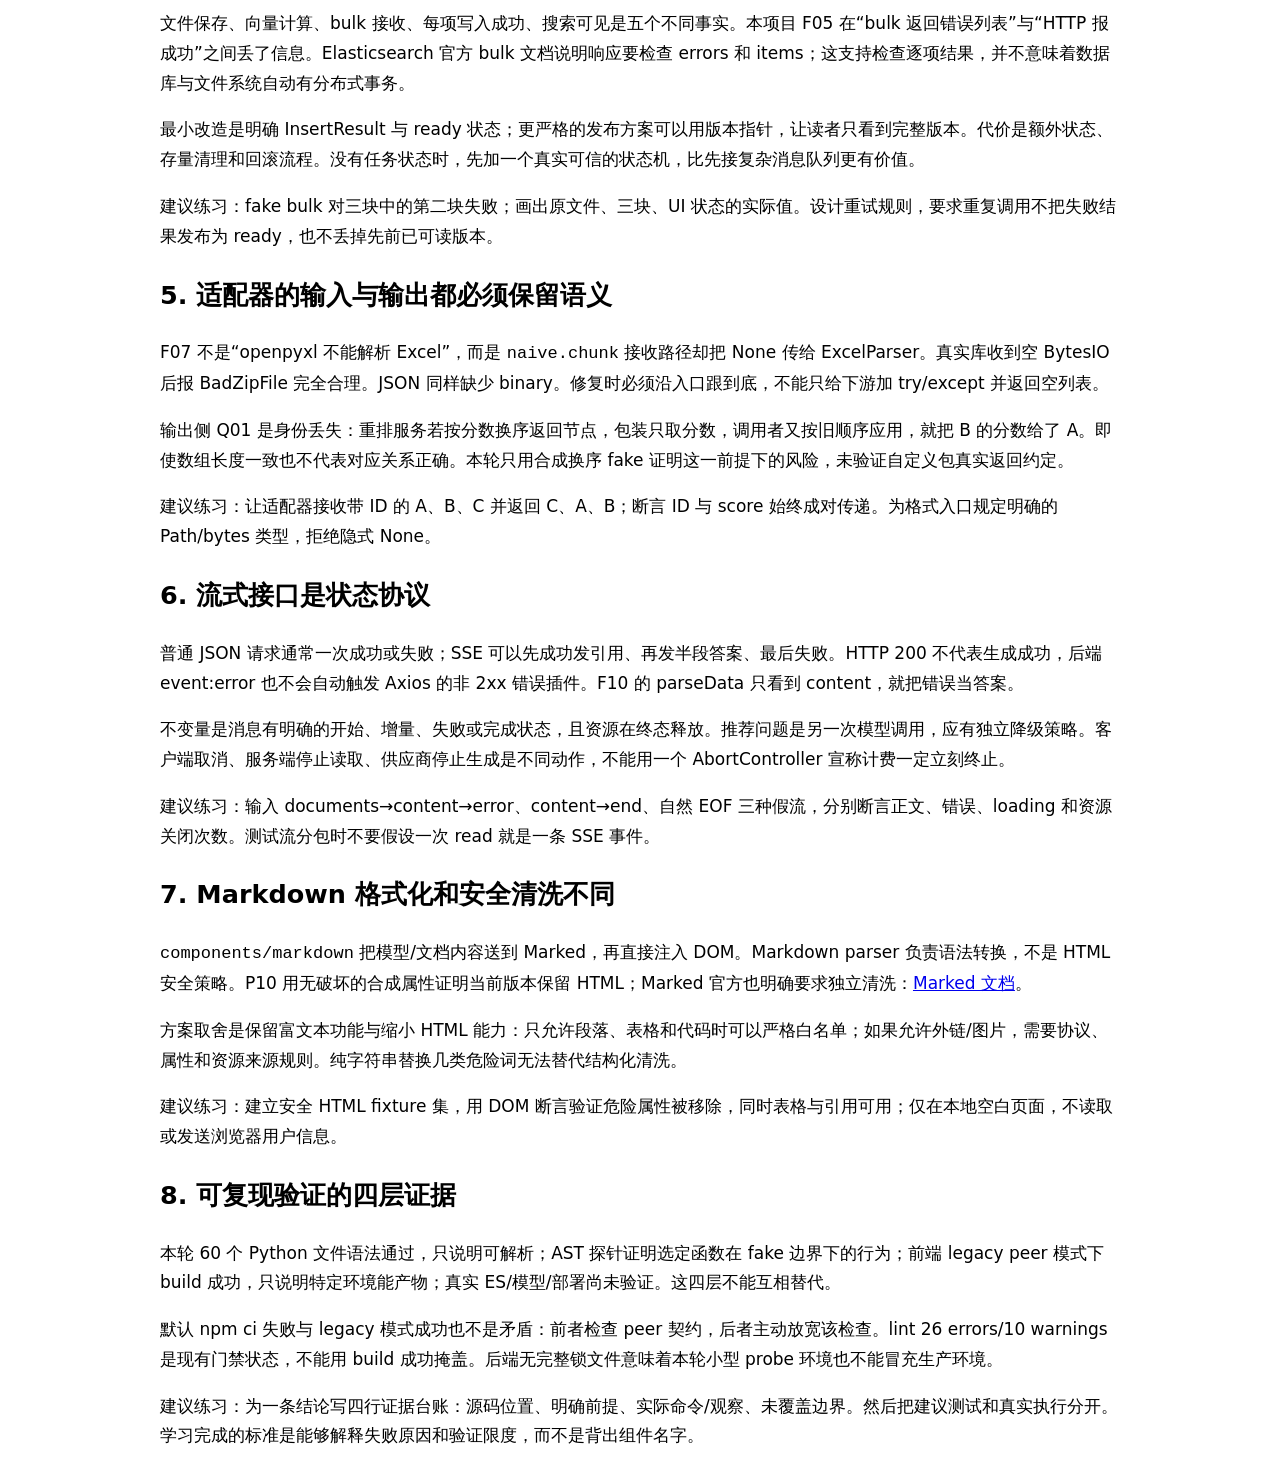
<file: articles/rag-engineering-handbook/source.html>
<!DOCTYPE html>
<html lang="zh-CN"><head><meta charset="utf-8"><meta name="viewport" content="width=device-width, initial-scale=1"><title>rag · 工程知识学习手册</title><style>body{max-width:960px;margin:40px auto;padding:0 20px;font:17px/1.75 system-ui}img{max-width:100%}pre{overflow:auto;padding:16px;background:#f5f5f5}table{display:block;overflow:auto;border-collapse:collapse}th,td{border:1px solid #ddd;padding:8px}code{font-family:monospace}</style></head><body>
<main><h1 id="rag--工程知识学习手册">rag · 工程知识学习手册</h1>
<p>审查日期：2026-10-13（Asia/Shanghai）。项目：<code>NicholasZhao-zhenglin/rag</code>；总仓库 <code>37ac973e4580442542853bb241e3286caa90dfc3</code>，后端 <code>3c4cd2ac1f11c862e31f423054cbef7b3960c7b8</code>，前端 <code>56fe6519426174e1b6d8f421bdbeb92e742cc4a4</code>。下文完整源码路径相对于 rag 根目录；短路径承接已给出的完整定位：后端入口/路由位于 <code>backend/app/</code>，解析、检索、模型及 <code>rag/</code>、<code>deepdoc/</code> 位于 <code>backend/app/service/ragflow/</code>，前端模块位于 <code>frontend/src/</code>。审查和隔离验证已执行；业务修复与路线图均未实施。</p>
<p>阅读顺序：<a href="index.html#/a/rag-system-architecture">01 系统架构分析</a> → <a href="index.html#/a/rag-core-call-chains">02 核心代码调用链</a> → <a href="index.html#/a/rag-engineering-findings">03 工程问题清单</a> → <a href="index.html#/a/rag-optimization-roadmap">04 优化路线图</a> → <a href="index.html#/a/rag-engineering-handbook">05 工程知识学习手册</a> → <a href="index.html#/a/rag-interview-questions">06 面试问答手册</a>。</p>
<h2 id="受众与学习路线">受众与学习路线</h2>
<p>适合了解 Python、TypeScript 和基本 HTTP、准备接手此 RAG 原型的工程师。建议先读 01 看边界，再沿 02 的一次上传/聊天走源码，遇到问题到 03 查证据，最后比较 04 的方案。本手册的练习全部是<strong>建议练习，尚未执行</strong>；本轮已执行的探针有单独编号。</p>
<h2 id="1-版本组合也是系统的一部分">1. 版本组合也是系统的一部分</h2>
<p>总仓库 main 并不代表两个子模块各自最新 main。<code>.gitmodules</code> 给远程身份，gitlink 给提交身份；要重现一个问题必须同时记录三个 SHA。本项目的后端缺登录而前端默认要求登录，说明各自存在文件不能保证组合契约成立。</p>
<p>不变量是“被部署的前端每个请求，都能在其配套后端找到约定行为”。单看前端 TypeScript 编译不会验证 HTTP 路由。短期用 API 清单对照 OpenAPI，长期可由 schema 生成客户端，但生成类型也不代替业务授权与状态测试。</p>
<p>建议练习：从 <code>frontend/src/api</code> 提取 method/path，与隔离后端路由表比较；预期观察四个缺失接口。修复后同一检查应为空，并保留未知路径 404 的反例。</p>
<h2 id="2-文档身份会话身份与检索空间">2. 文档身份、会话身份与检索空间</h2>
<p><code>create_session</code> 返回随机字符串，而上传默认用 default；两者只是名字，代码没有建立归属关系。F02 展示了“每段函数各自运行成功，整个操作仍然失败”。</p>
<p>另一个身份问题在 <code>file_parse.process_item</code>：内容哈希能回答两段内容是否一样，不能回答它们来自哪份文件。F08 中两份文档的同段内容会落到相同 ES _id。可用 doc/version/chunk 序号表达归属；如果想省空间，需要一个内容实体对应多条来源关系，而非覆盖文档元数据。</p>
<p>建议练习：制作两份各含共享段落与独特段落的合成 TXT，设计预期引用集合；验证去重与不去重两种模型对删除、替换、引用的影响。只用 fake 存储或临时索引，不碰现有资料。</p>
<h2 id="3-async-是协作等待不是自动搬走工作">3. async 是协作等待，不是自动搬走工作</h2>
<p>在 <code>chat_rt.upload_files</code> 中 await file.read 结束后，普通函数 execute_insert_process 仍在当前调用上下文执行；<code>chat_on_docs</code> 的 retrieve_content 同理。async 声明不会让同步 SDK、OCR 自动变成并行任务。官方说明也区分框架调度的普通路径函数和你自己直接调用的工具函数：<a href="https://fastapi.tiangolo.com/async/">FastAPI 并发说明</a>。</p>
<p>StreamingResponse 又是另一层：当前验证环境 Starlette 用线程池迭代同步 generator。因此不能只看一个 async 关键字就断言整条流都在事件循环里。先标清边界，再决定异步 SDK、线程池或独立 worker；线程池能缓解阻塞，不会免费提供持久任务、无限并发或崩溃恢复。</p>
<p>建议练习：用 Event 控制一个 fake 同步 gateway，在单 worker 测试里同时发轻量请求，记录它何时开始；把外部调用迁入有界执行器后比较。不要使用真实慢接口，不用任意长 sleep 推断容量。</p>
<h2 id="4-成功必须跨越所有需要的提交边界">4. 成功必须跨越所有需要的提交边界</h2>
<p>文件保存、向量计算、bulk 接收、每项写入成功、搜索可见是五个不同事实。本项目 F05 在“bulk 返回错误列表”与“HTTP 报成功”之间丢了信息。Elasticsearch 官方 bulk 文档说明响应要检查 errors 和 items；这支持检查逐项结果，并不意味着数据库与文件系统自动有分布式事务。</p>
<p>最小改造是明确 InsertResult 与 ready 状态；更严格的发布方案可以用版本指针，让读者只看到完整版本。代价是额外状态、存量清理和回滚流程。没有任务状态时，先加一个真实可信的状态机，比先接复杂消息队列更有价值。</p>
<p>建议练习：fake bulk 对三块中的第二块失败；画出原文件、三块、UI 状态的实际值。设计重试规则，要求重复调用不把失败结果发布为 ready，也不丢掉先前已可读版本。</p>
<h2 id="5-适配器的输入与输出都必须保留语义">5. 适配器的输入与输出都必须保留语义</h2>
<p>F07 不是“openpyxl 不能解析 Excel”，而是 <code>naive.chunk</code> 接收路径却把 None 传给 ExcelParser。真实库收到空 BytesIO 后报 BadZipFile 完全合理。JSON 同样缺少 binary。修复时必须沿入口跟到底，不能只给下游加 try/except 并返回空列表。</p>
<p>输出侧 Q01 是身份丢失：重排服务若按分数换序返回节点，包装只取分数，调用者又按旧顺序应用，就把 B 的分数给了 A。即使数组长度一致也不代表对应关系正确。本轮只用合成换序 fake 证明这一前提下的风险，未验证自定义包真实返回约定。</p>
<p>建议练习：让适配器接收带 ID 的 A、B、C 并返回 C、A、B；断言 ID 与 score 始终成对传递。为格式入口规定明确的 Path/bytes 类型，拒绝隐式 None。</p>
<h2 id="6-流式接口是状态协议">6. 流式接口是状态协议</h2>
<p>普通 JSON 请求通常一次成功或失败；SSE 可以先成功发引用、再发半段答案、最后失败。HTTP 200 不代表生成成功，后端 event:error 也不会自动触发 Axios 的非 2xx 错误插件。F10 的 parseData 只看到 content，就把错误当答案。</p>
<p>不变量是消息有明确的开始、增量、失败或完成状态，且资源在终态释放。推荐问题是另一次模型调用，应有独立降级策略。客户端取消、服务端停止读取、供应商停止生成是不同动作，不能用一个 AbortController 宣称计费一定立刻终止。</p>
<p>建议练习：输入 documents→content→error、content→end、自然 EOF 三种假流，分别断言正文、错误、loading 和资源关闭次数。测试流分包时不要假设一次 read 就是一条 SSE 事件。</p>
<h2 id="7-markdown-格式化和安全清洗不同">7. Markdown 格式化和安全清洗不同</h2>
<p><code>components/markdown</code> 把模型/文档内容送到 Marked，再直接注入 DOM。Markdown parser 负责语法转换，不是 HTML 安全策略。P10 用无破坏的合成属性证明当前版本保留 HTML；Marked 官方也明确要求独立清洗：<a href="https://github.com/markedjs/marked">Marked 文档</a>。</p>
<p>方案取舍是保留富文本功能与缩小 HTML 能力：只允许段落、表格和代码时可以严格白名单；如果允许外链/图片，需要协议、属性和资源来源规则。纯字符串替换几类危险词无法替代结构化清洗。</p>
<p>建议练习：建立安全 HTML fixture 集，用 DOM 断言验证危险属性被移除，同时表格与引用可用；仅在本地空白页面，不读取或发送浏览器用户信息。</p>
<h2 id="8-可复现验证的四层证据">8. 可复现验证的四层证据</h2>
<p>本轮 60 个 Python 文件语法通过，只说明可解析；AST 探针证明选定函数在 fake 边界下的行为；前端 legacy peer 模式下 build 成功，只说明特定环境能产物；真实 ES/模型/部署尚未验证。这四层不能互相替代。</p>
<p>默认 npm ci 失败与 legacy 模式成功也不是矛盾：前者检查 peer 契约，后者主动放宽该检查。lint 26 errors/10 warnings 是现有门禁状态，不能用 build 成功掩盖。后端无完整锁文件意味着本轮小型 probe 环境也不能冒充生产环境。</p>
<p>建议练习：为一条结论写四行证据台账：源码位置、明确前提、实际命令/观察、未覆盖边界。然后把建议测试和真实执行分开。学习完成的标准是能够解释失败原因和验证限度，而不是背出组件名字。</p>
</main>
</body></html>
</file>
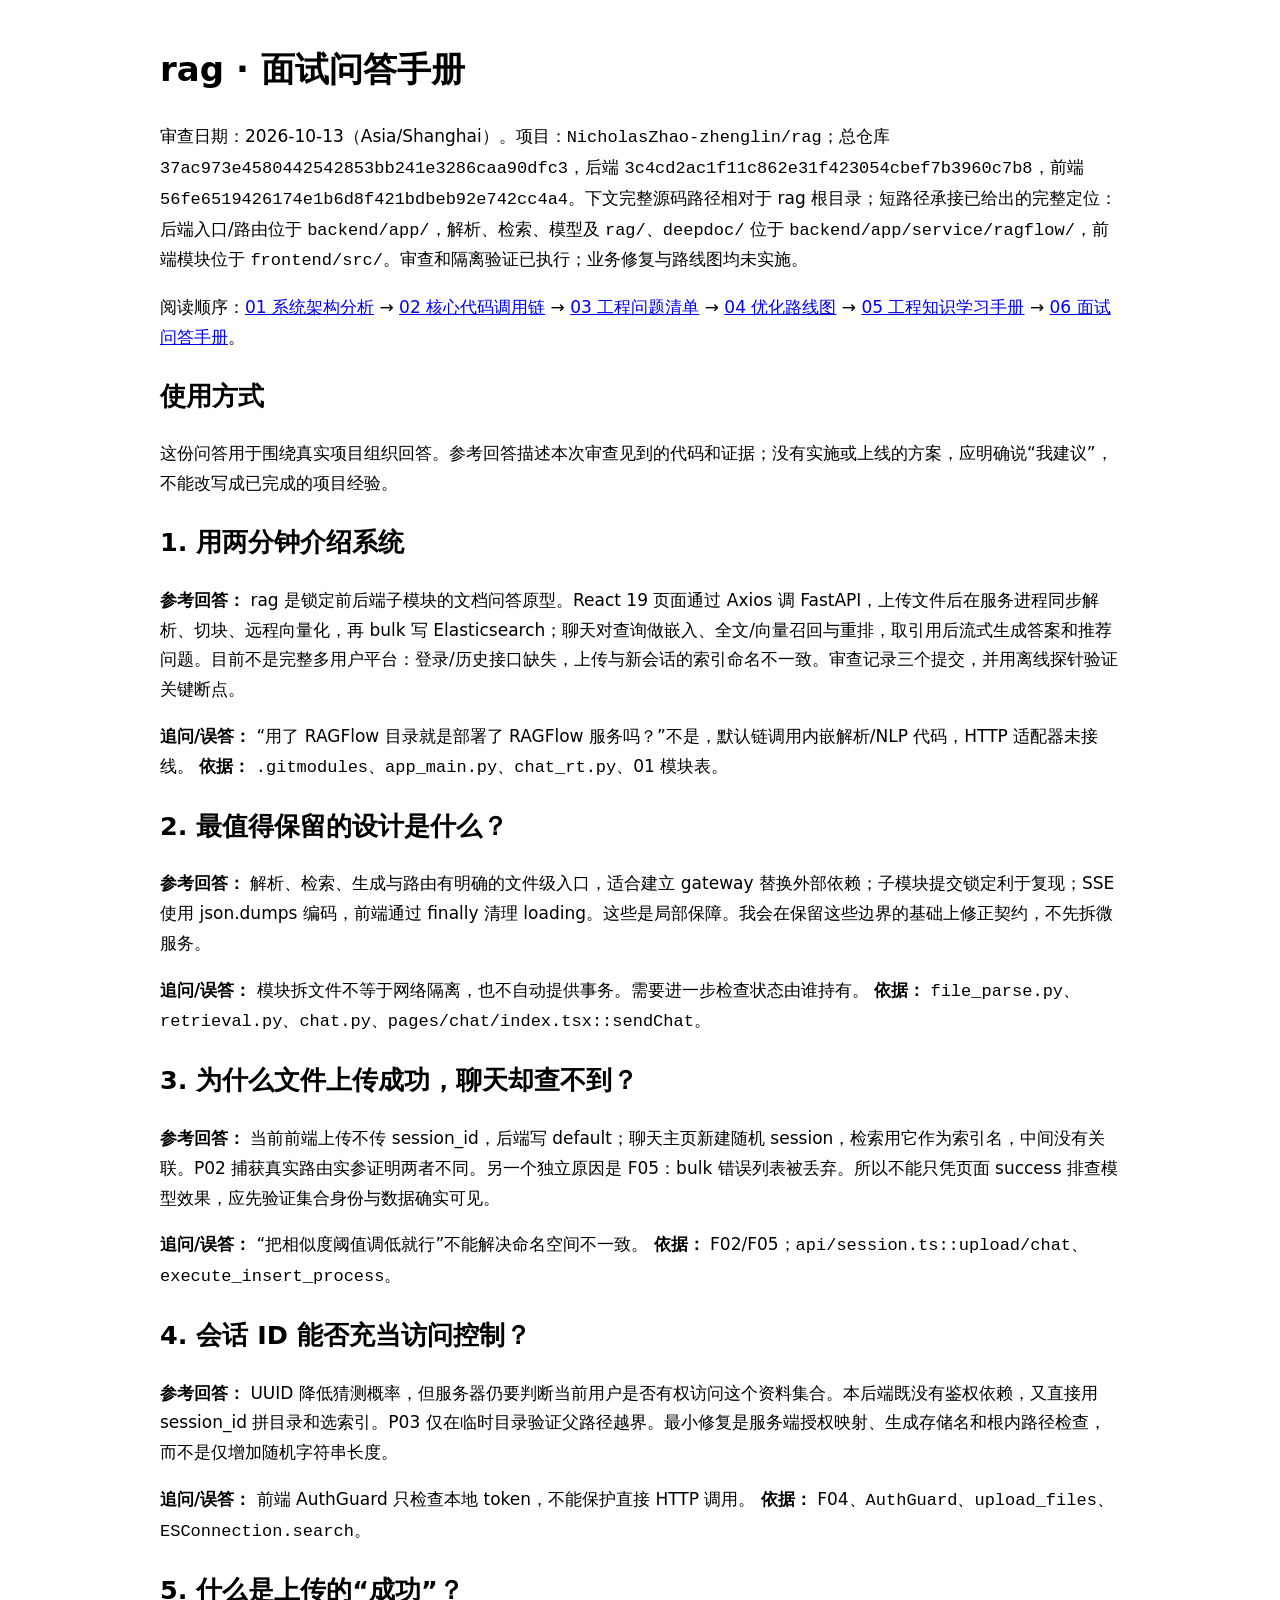
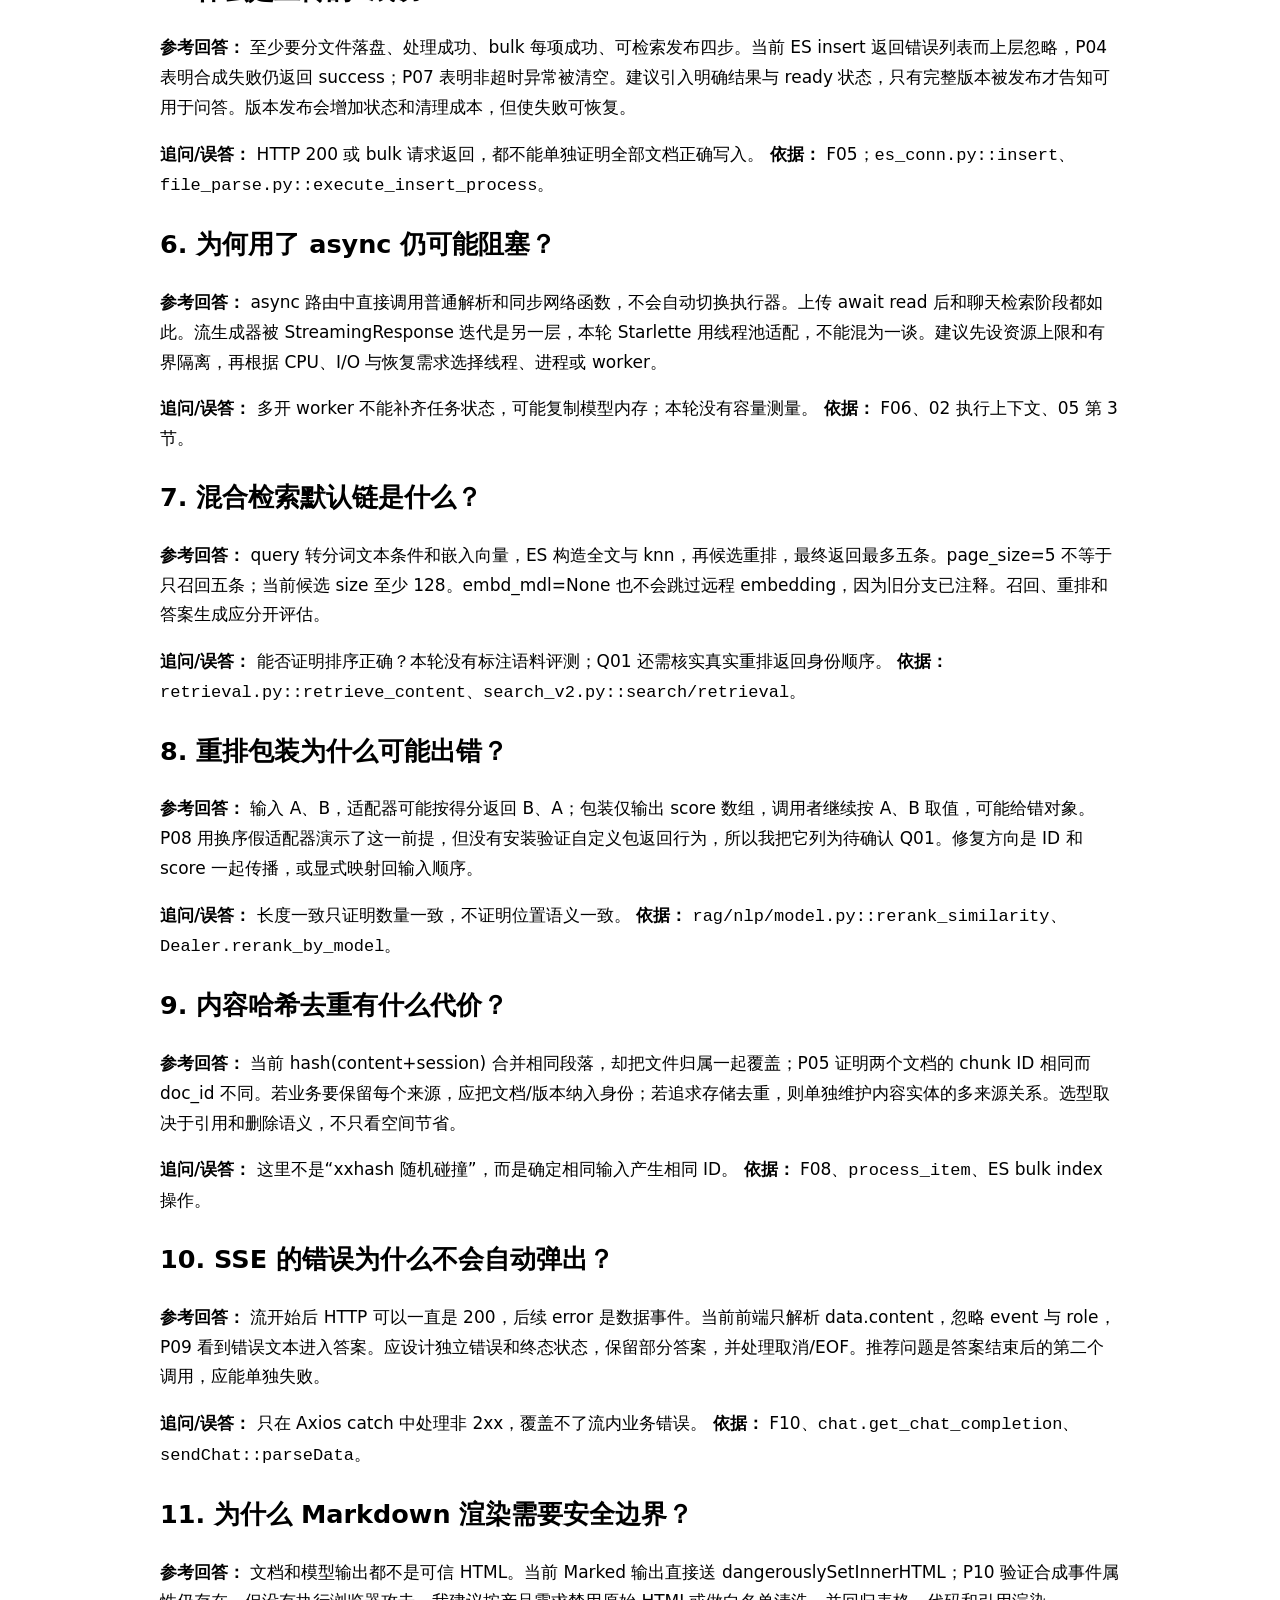
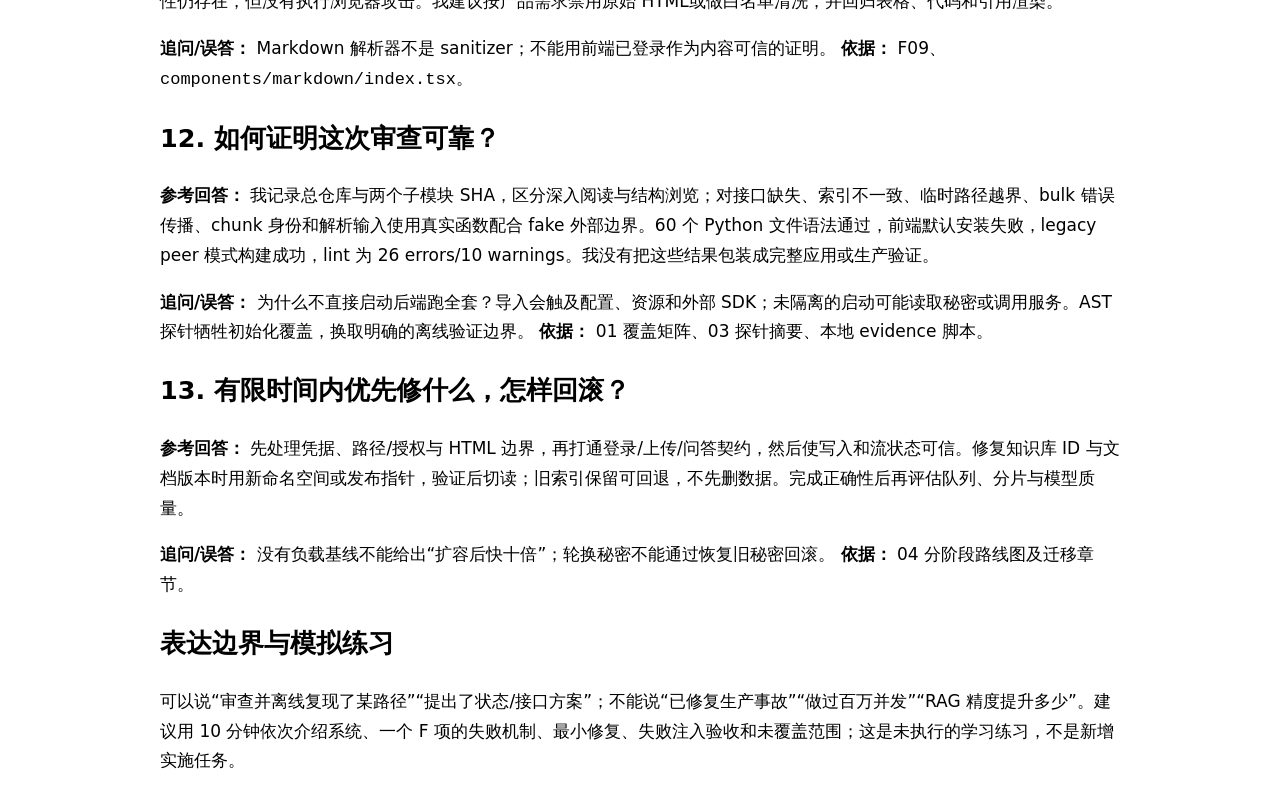
<file: articles/rag-interview-questions/source.html>
<!DOCTYPE html>
<html lang="zh-CN"><head><meta charset="utf-8"><meta name="viewport" content="width=device-width, initial-scale=1"><title>rag · 面试问答手册</title><style>body{max-width:960px;margin:40px auto;padding:0 20px;font:17px/1.75 system-ui}img{max-width:100%}pre{overflow:auto;padding:16px;background:#f5f5f5}table{display:block;overflow:auto;border-collapse:collapse}th,td{border:1px solid #ddd;padding:8px}code{font-family:monospace}</style></head><body>
<main><h1 id="rag--面试问答手册">rag · 面试问答手册</h1>
<p>审查日期：2026-10-13（Asia/Shanghai）。项目：<code>NicholasZhao-zhenglin/rag</code>；总仓库 <code>37ac973e4580442542853bb241e3286caa90dfc3</code>，后端 <code>3c4cd2ac1f11c862e31f423054cbef7b3960c7b8</code>，前端 <code>56fe6519426174e1b6d8f421bdbeb92e742cc4a4</code>。下文完整源码路径相对于 rag 根目录；短路径承接已给出的完整定位：后端入口/路由位于 <code>backend/app/</code>，解析、检索、模型及 <code>rag/</code>、<code>deepdoc/</code> 位于 <code>backend/app/service/ragflow/</code>，前端模块位于 <code>frontend/src/</code>。审查和隔离验证已执行；业务修复与路线图均未实施。</p>
<p>阅读顺序：<a href="index.html#/a/rag-system-architecture">01 系统架构分析</a> → <a href="index.html#/a/rag-core-call-chains">02 核心代码调用链</a> → <a href="index.html#/a/rag-engineering-findings">03 工程问题清单</a> → <a href="index.html#/a/rag-optimization-roadmap">04 优化路线图</a> → <a href="index.html#/a/rag-engineering-handbook">05 工程知识学习手册</a> → <a href="index.html#/a/rag-interview-questions">06 面试问答手册</a>。</p>
<h2 id="使用方式">使用方式</h2>
<p>这份问答用于围绕真实项目组织回答。参考回答描述本次审查见到的代码和证据；没有实施或上线的方案，应明确说“我建议”，不能改写成已完成的项目经验。</p>
<h2 id="1-用两分钟介绍系统">1. 用两分钟介绍系统</h2>
<p><strong>参考回答：</strong> rag 是锁定前后端子模块的文档问答原型。React 19 页面通过 Axios 调 FastAPI，上传文件后在服务进程同步解析、切块、远程向量化，再 bulk 写 Elasticsearch；聊天对查询做嵌入、全文/向量召回与重排，取引用后流式生成答案和推荐问题。目前不是完整多用户平台：登录/历史接口缺失，上传与新会话的索引命名不一致。审查记录三个提交，并用离线探针验证关键断点。</p>
<p><strong>追问/误答：</strong> “用了 RAGFlow 目录就是部署了 RAGFlow 服务吗？”不是，默认链调用内嵌解析/NLP 代码，HTTP 适配器未接线。
<strong>依据：</strong> <code>.gitmodules</code>、<code>app_main.py</code>、<code>chat_rt.py</code>、01 模块表。</p>
<h2 id="2-最值得保留的设计是什么">2. 最值得保留的设计是什么？</h2>
<p><strong>参考回答：</strong> 解析、检索、生成与路由有明确的文件级入口，适合建立 gateway 替换外部依赖；子模块提交锁定利于复现；SSE 使用 json.dumps 编码，前端通过 finally 清理 loading。这些是局部保障。我会在保留这些边界的基础上修正契约，不先拆微服务。</p>
<p><strong>追问/误答：</strong> 模块拆文件不等于网络隔离，也不自动提供事务。需要进一步检查状态由谁持有。
<strong>依据：</strong> <code>file_parse.py</code>、<code>retrieval.py</code>、<code>chat.py</code>、<code>pages/chat/index.tsx::sendChat</code>。</p>
<h2 id="3-为什么文件上传成功聊天却查不到">3. 为什么文件上传成功，聊天却查不到？</h2>
<p><strong>参考回答：</strong> 当前前端上传不传 session_id，后端写 default；聊天主页新建随机 session，检索用它作为索引名，中间没有关联。P02 捕获真实路由实参证明两者不同。另一个独立原因是 F05：bulk 错误列表被丢弃。所以不能只凭页面 success 排查模型效果，应先验证集合身份与数据确实可见。</p>
<p><strong>追问/误答：</strong> “把相似度阈值调低就行”不能解决命名空间不一致。
<strong>依据：</strong> F02/F05；<code>api/session.ts::upload/chat</code>、<code>execute_insert_process</code>。</p>
<h2 id="4-会话-id-能否充当访问控制">4. 会话 ID 能否充当访问控制？</h2>
<p><strong>参考回答：</strong> UUID 降低猜测概率，但服务器仍要判断当前用户是否有权访问这个资料集合。本后端既没有鉴权依赖，又直接用 session_id 拼目录和选索引。P03 仅在临时目录验证父路径越界。最小修复是服务端授权映射、生成存储名和根内路径检查，而不是仅增加随机字符串长度。</p>
<p><strong>追问/误答：</strong> 前端 AuthGuard 只检查本地 token，不能保护直接 HTTP 调用。
<strong>依据：</strong> F04、<code>AuthGuard</code>、<code>upload_files</code>、<code>ESConnection.search</code>。</p>
<h2 id="5-什么是上传的成功">5. 什么是上传的“成功”？</h2>
<p><strong>参考回答：</strong> 至少要分文件落盘、处理成功、bulk 每项成功、可检索发布四步。当前 ES insert 返回错误列表而上层忽略，P04 表明合成失败仍返回 success；P07 表明非超时异常被清空。建议引入明确结果与 ready 状态，只有完整版本被发布才告知可用于问答。版本发布会增加状态和清理成本，但使失败可恢复。</p>
<p><strong>追问/误答：</strong> HTTP 200 或 bulk 请求返回，都不能单独证明全部文档正确写入。
<strong>依据：</strong> F05；<code>es_conn.py::insert</code>、<code>file_parse.py::execute_insert_process</code>。</p>
<h2 id="6-为何用了-async-仍可能阻塞">6. 为何用了 async 仍可能阻塞？</h2>
<p><strong>参考回答：</strong> async 路由中直接调用普通解析和同步网络函数，不会自动切换执行器。上传 await read 后和聊天检索阶段都如此。流生成器被 StreamingResponse 迭代是另一层，本轮 Starlette 用线程池适配，不能混为一谈。建议先设资源上限和有界隔离，再根据 CPU、I/O 与恢复需求选择线程、进程或 worker。</p>
<p><strong>追问/误答：</strong> 多开 worker 不能补齐任务状态，可能复制模型内存；本轮没有容量测量。
<strong>依据：</strong> F06、02 执行上下文、05 第 3 节。</p>
<h2 id="7-混合检索默认链是什么">7. 混合检索默认链是什么？</h2>
<p><strong>参考回答：</strong> query 转分词文本条件和嵌入向量，ES 构造全文与 knn，再候选重排，最终返回最多五条。page_size=5 不等于只召回五条；当前候选 size 至少 128。embd_mdl=None 也不会跳过远程 embedding，因为旧分支已注释。召回、重排和答案生成应分开评估。</p>
<p><strong>追问/误答：</strong> 能否证明排序正确？本轮没有标注语料评测；Q01 还需核实真实重排返回身份顺序。
<strong>依据：</strong> <code>retrieval.py::retrieve_content</code>、<code>search_v2.py::search/retrieval</code>。</p>
<h2 id="8-重排包装为什么可能出错">8. 重排包装为什么可能出错？</h2>
<p><strong>参考回答：</strong> 输入 A、B，适配器可能按得分返回 B、A；包装仅输出 score 数组，调用者继续按 A、B 取值，可能给错对象。P08 用换序假适配器演示了这一前提，但没有安装验证自定义包返回行为，所以我把它列为待确认 Q01。修复方向是 ID 和 score 一起传播，或显式映射回输入顺序。</p>
<p><strong>追问/误答：</strong> 长度一致只证明数量一致，不证明位置语义一致。
<strong>依据：</strong> <code>rag/nlp/model.py::rerank_similarity</code>、<code>Dealer.rerank_by_model</code>。</p>
<h2 id="9-内容哈希去重有什么代价">9. 内容哈希去重有什么代价？</h2>
<p><strong>参考回答：</strong> 当前 hash(content+session) 合并相同段落，却把文件归属一起覆盖；P05 证明两个文档的 chunk ID 相同而 doc_id 不同。若业务要保留每个来源，应把文档/版本纳入身份；若追求存储去重，则单独维护内容实体的多来源关系。选型取决于引用和删除语义，不只看空间节省。</p>
<p><strong>追问/误答：</strong> 这里不是“xxhash 随机碰撞”，而是确定相同输入产生相同 ID。
<strong>依据：</strong> F08、<code>process_item</code>、ES bulk index 操作。</p>
<h2 id="10-sse-的错误为什么不会自动弹出">10. SSE 的错误为什么不会自动弹出？</h2>
<p><strong>参考回答：</strong> 流开始后 HTTP 可以一直是 200，后续 error 是数据事件。当前前端只解析 data.content，忽略 event 与 role，P09 看到错误文本进入答案。应设计独立错误和终态状态，保留部分答案，并处理取消/EOF。推荐问题是答案结束后的第二个调用，应能单独失败。</p>
<p><strong>追问/误答：</strong> 只在 Axios catch 中处理非 2xx，覆盖不了流内业务错误。
<strong>依据：</strong> F10、<code>chat.get_chat_completion</code>、<code>sendChat::parseData</code>。</p>
<h2 id="11-为什么-markdown-渲染需要安全边界">11. 为什么 Markdown 渲染需要安全边界？</h2>
<p><strong>参考回答：</strong> 文档和模型输出都不是可信 HTML。当前 Marked 输出直接送 dangerouslySetInnerHTML；P10 验证合成事件属性仍存在，但没有执行浏览器攻击。我建议按产品需求禁用原始 HTML或做白名单清洗，并回归表格、代码和引用渲染。</p>
<p><strong>追问/误答：</strong> Markdown 解析器不是 sanitizer；不能用前端已登录作为内容可信的证明。
<strong>依据：</strong> F09、<code>components/markdown/index.tsx</code>。</p>
<h2 id="12-如何证明这次审查可靠">12. 如何证明这次审查可靠？</h2>
<p><strong>参考回答：</strong> 我记录总仓库与两个子模块 SHA，区分深入阅读与结构浏览；对接口缺失、索引不一致、临时路径越界、bulk 错误传播、chunk 身份和解析输入使用真实函数配合 fake 外部边界。60 个 Python 文件语法通过，前端默认安装失败，legacy peer 模式构建成功，lint 为 26 errors/10 warnings。我没有把这些结果包装成完整应用或生产验证。</p>
<p><strong>追问/误答：</strong> 为什么不直接启动后端跑全套？导入会触及配置、资源和外部 SDK；未隔离的启动可能读取秘密或调用服务。AST 探针牺牲初始化覆盖，换取明确的离线验证边界。
<strong>依据：</strong> 01 覆盖矩阵、03 探针摘要、本地 evidence 脚本。</p>
<h2 id="13-有限时间内优先修什么怎样回滚">13. 有限时间内优先修什么，怎样回滚？</h2>
<p><strong>参考回答：</strong> 先处理凭据、路径/授权与 HTML 边界，再打通登录/上传/问答契约，然后使写入和流状态可信。修复知识库 ID 与文档版本时用新命名空间或发布指针，验证后切读；旧索引保留可回退，不先删数据。完成正确性后再评估队列、分片与模型质量。</p>
<p><strong>追问/误答：</strong> 没有负载基线不能给出“扩容后快十倍”；轮换秘密不能通过恢复旧秘密回滚。
<strong>依据：</strong> 04 分阶段路线图及迁移章节。</p>
<h2 id="表达边界与模拟练习">表达边界与模拟练习</h2>
<p>可以说“审查并离线复现了某路径”“提出了状态/接口方案”；不能说“已修复生产事故”“做过百万并发”“RAG 精度提升多少”。建议用 10 分钟依次介绍系统、一个 F 项的失败机制、最小修复、失败注入验收和未覆盖范围；这是未执行的学习练习，不是新增实施任务。</p>
</main>
</body></html>
</file>
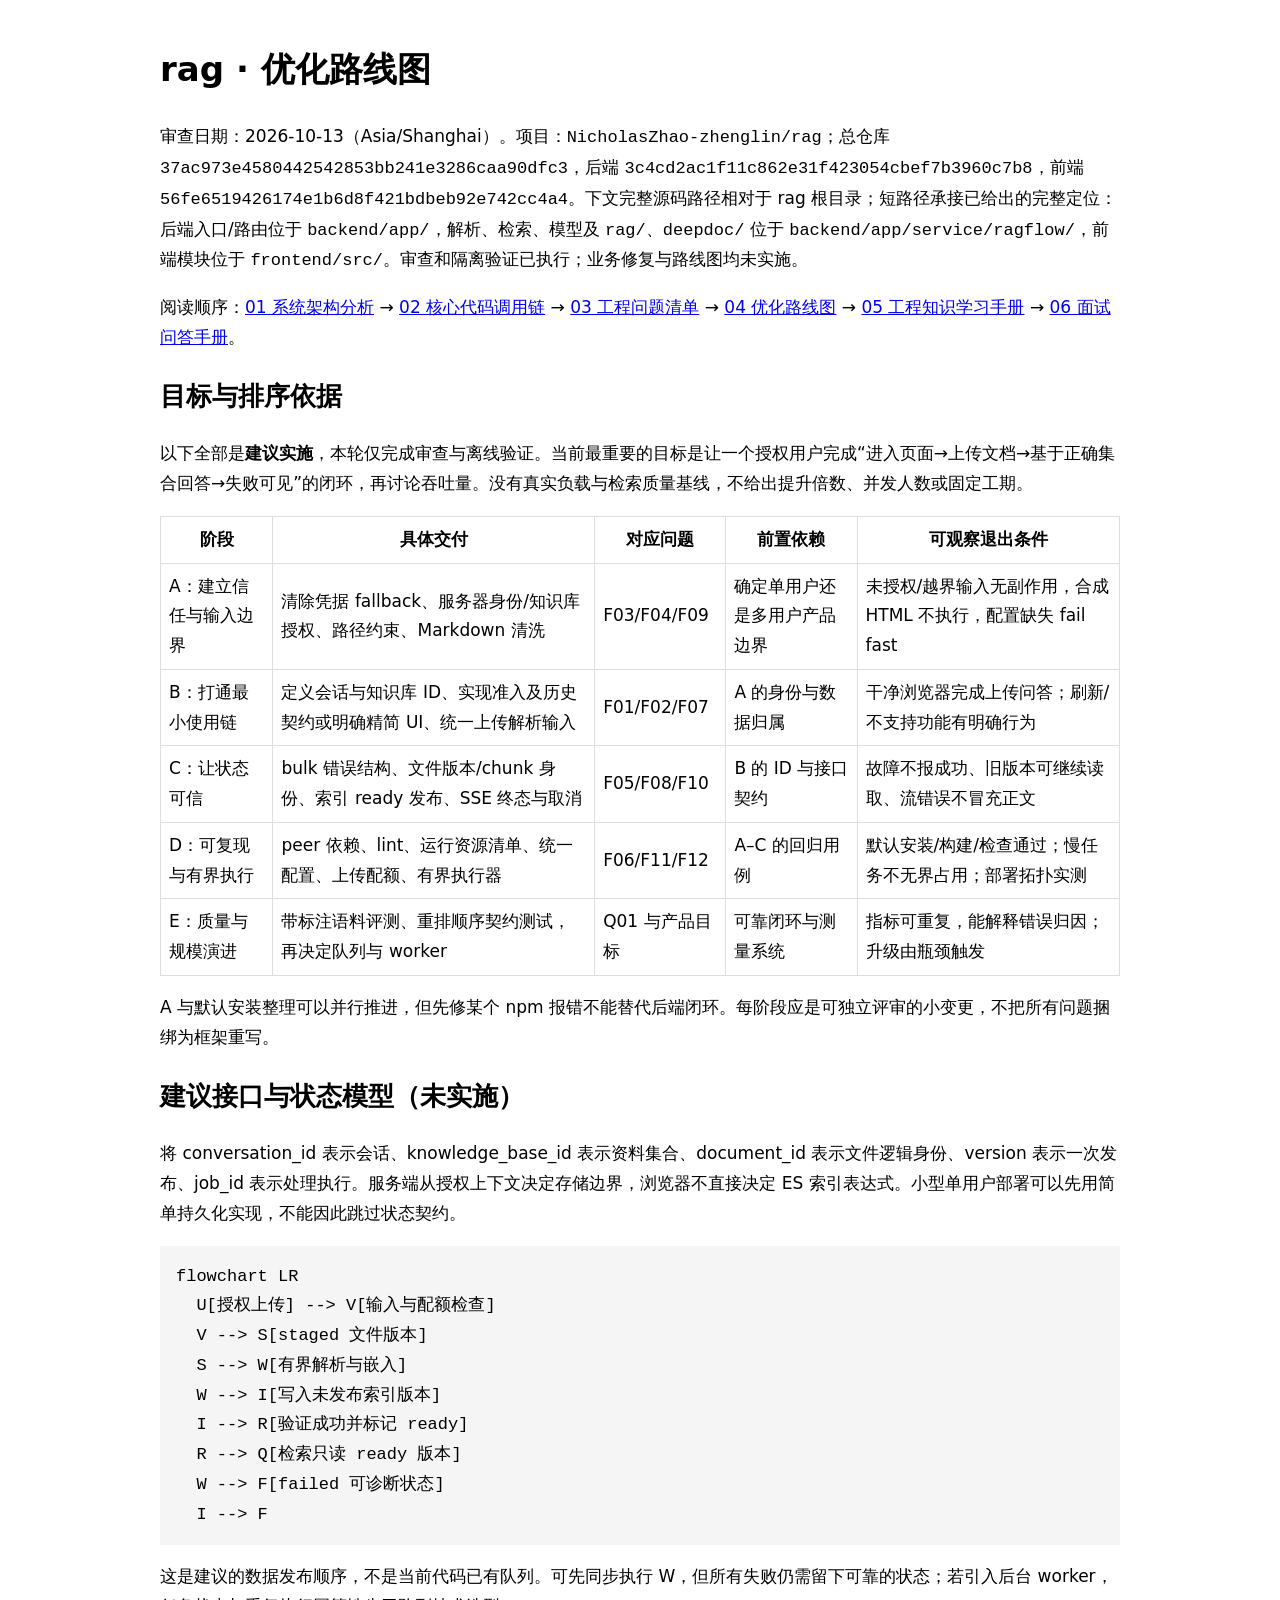
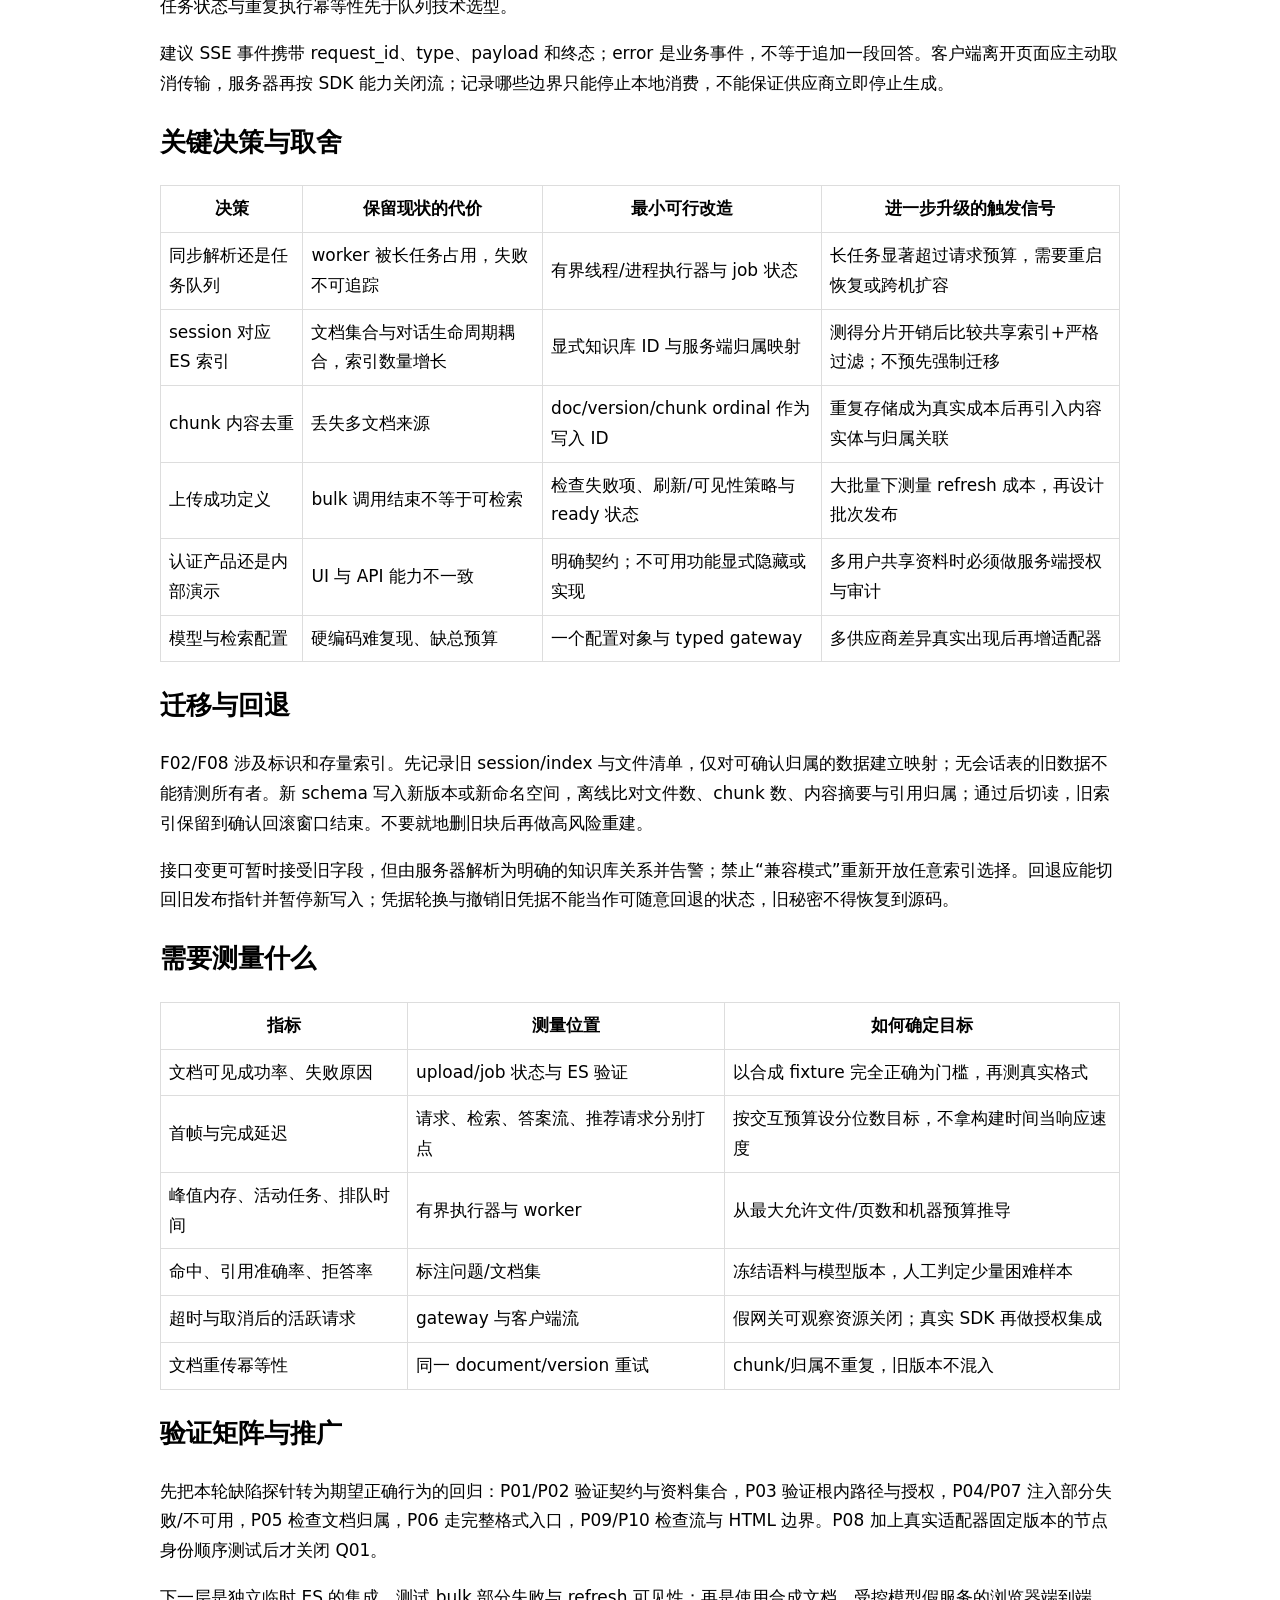
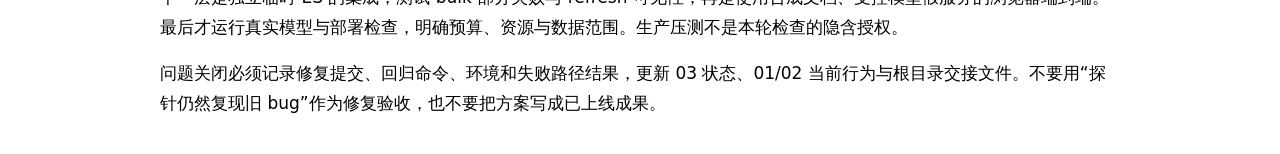
<file: articles/rag-optimization-roadmap/source.html>
<!DOCTYPE html>
<html lang="zh-CN"><head><meta charset="utf-8"><meta name="viewport" content="width=device-width, initial-scale=1"><title>rag · 优化路线图</title><style>body{max-width:960px;margin:40px auto;padding:0 20px;font:17px/1.75 system-ui}img{max-width:100%}pre{overflow:auto;padding:16px;background:#f5f5f5}table{display:block;overflow:auto;border-collapse:collapse}th,td{border:1px solid #ddd;padding:8px}code{font-family:monospace}</style></head><body>
<main><h1 id="rag--优化路线图">rag · 优化路线图</h1>
<p>审查日期：2026-10-13（Asia/Shanghai）。项目：<code>NicholasZhao-zhenglin/rag</code>；总仓库 <code>37ac973e4580442542853bb241e3286caa90dfc3</code>，后端 <code>3c4cd2ac1f11c862e31f423054cbef7b3960c7b8</code>，前端 <code>56fe6519426174e1b6d8f421bdbeb92e742cc4a4</code>。下文完整源码路径相对于 rag 根目录；短路径承接已给出的完整定位：后端入口/路由位于 <code>backend/app/</code>，解析、检索、模型及 <code>rag/</code>、<code>deepdoc/</code> 位于 <code>backend/app/service/ragflow/</code>，前端模块位于 <code>frontend/src/</code>。审查和隔离验证已执行；业务修复与路线图均未实施。</p>
<p>阅读顺序：<a href="index.html#/a/rag-system-architecture">01 系统架构分析</a> → <a href="index.html#/a/rag-core-call-chains">02 核心代码调用链</a> → <a href="index.html#/a/rag-engineering-findings">03 工程问题清单</a> → <a href="index.html#/a/rag-optimization-roadmap">04 优化路线图</a> → <a href="index.html#/a/rag-engineering-handbook">05 工程知识学习手册</a> → <a href="index.html#/a/rag-interview-questions">06 面试问答手册</a>。</p>
<h2 id="目标与排序依据">目标与排序依据</h2>
<p>以下全部是<strong>建议实施</strong>，本轮仅完成审查与离线验证。当前最重要的目标是让一个授权用户完成“进入页面→上传文档→基于正确集合回答→失败可见”的闭环，再讨论吞吐量。没有真实负载与检索质量基线，不给出提升倍数、并发人数或固定工期。</p>
<table>
<thead>
<tr>
<th>阶段</th>
<th>具体交付</th>
<th>对应问题</th>
<th>前置依赖</th>
<th>可观察退出条件</th>
</tr>
</thead>
<tbody>
<tr>
<td>A：建立信任与输入边界</td>
<td>清除凭据 fallback、服务器身份/知识库授权、路径约束、Markdown 清洗</td>
<td>F03/F04/F09</td>
<td>确定单用户还是多用户产品边界</td>
<td>未授权/越界输入无副作用，合成 HTML 不执行，配置缺失 fail fast</td>
</tr>
<tr>
<td>B：打通最小使用链</td>
<td>定义会话与知识库 ID、实现准入及历史契约或明确精简 UI、统一上传解析输入</td>
<td>F01/F02/F07</td>
<td>A 的身份与数据归属</td>
<td>干净浏览器完成上传问答；刷新/不支持功能有明确行为</td>
</tr>
<tr>
<td>C：让状态可信</td>
<td>bulk 错误结构、文件版本/chunk 身份、索引 ready 发布、SSE 终态与取消</td>
<td>F05/F08/F10</td>
<td>B 的 ID 与接口契约</td>
<td>故障不报成功、旧版本可继续读取、流错误不冒充正文</td>
</tr>
<tr>
<td>D：可复现与有界执行</td>
<td>peer 依赖、lint、运行资源清单、统一配置、上传配额、有界执行器</td>
<td>F06/F11/F12</td>
<td>A–C 的回归用例</td>
<td>默认安装/构建/检查通过；慢任务不无界占用；部署拓扑实测</td>
</tr>
<tr>
<td>E：质量与规模演进</td>
<td>带标注语料评测、重排顺序契约测试，再决定队列与 worker</td>
<td>Q01 与产品目标</td>
<td>可靠闭环与测量系统</td>
<td>指标可重复，能解释错误归因；升级由瓶颈触发</td>
</tr>
</tbody>
</table>
<p>A 与默认安装整理可以并行推进，但先修某个 npm 报错不能替代后端闭环。每阶段应是可独立评审的小变更，不把所有问题捆绑为框架重写。</p>
<h2 id="建议接口与状态模型未实施">建议接口与状态模型（未实施）</h2>
<p>将 conversation_id 表示会话、knowledge_base_id 表示资料集合、document_id 表示文件逻辑身份、version 表示一次发布、job_id 表示处理执行。服务端从授权上下文决定存储边界，浏览器不直接决定 ES 索引表达式。小型单用户部署可以先用简单持久化实现，不能因此跳过状态契约。</p>
<pre><code class="language-mermaid">flowchart LR
  U[授权上传] --&gt; V[输入与配额检查]
  V --&gt; S[staged 文件版本]
  S --&gt; W[有界解析与嵌入]
  W --&gt; I[写入未发布索引版本]
  I --&gt; R[验证成功并标记 ready]
  R --&gt; Q[检索只读 ready 版本]
  W --&gt; F[failed 可诊断状态]
  I --&gt; F
</code></pre>
<p>这是建议的数据发布顺序，不是当前代码已有队列。可先同步执行 W，但所有失败仍需留下可靠的状态；若引入后台 worker，任务状态与重复执行幂等性先于队列技术选型。</p>
<p>建议 SSE 事件携带 request_id、type、payload 和终态；error 是业务事件，不等于追加一段回答。客户端离开页面应主动取消传输，服务器再按 SDK 能力关闭流；记录哪些边界只能停止本地消费，不能保证供应商立即停止生成。</p>
<h2 id="关键决策与取舍">关键决策与取舍</h2>
<table>
<thead>
<tr>
<th>决策</th>
<th>保留现状的代价</th>
<th>最小可行改造</th>
<th>进一步升级的触发信号</th>
</tr>
</thead>
<tbody>
<tr>
<td>同步解析还是任务队列</td>
<td>worker 被长任务占用，失败不可追踪</td>
<td>有界线程/进程执行器与 job 状态</td>
<td>长任务显著超过请求预算，需要重启恢复或跨机扩容</td>
</tr>
<tr>
<td>session 对应 ES 索引</td>
<td>文档集合与对话生命周期耦合，索引数量增长</td>
<td>显式知识库 ID 与服务端归属映射</td>
<td>测得分片开销后比较共享索引+严格过滤；不预先强制迁移</td>
</tr>
<tr>
<td>chunk 内容去重</td>
<td>丢失多文档来源</td>
<td>doc/version/chunk ordinal 作为写入 ID</td>
<td>重复存储成为真实成本后再引入内容实体与归属关联</td>
</tr>
<tr>
<td>上传成功定义</td>
<td>bulk 调用结束不等于可检索</td>
<td>检查失败项、刷新/可见性策略与 ready 状态</td>
<td>大批量下测量 refresh 成本，再设计批次发布</td>
</tr>
<tr>
<td>认证产品还是内部演示</td>
<td>UI 与 API 能力不一致</td>
<td>明确契约；不可用功能显式隐藏或实现</td>
<td>多用户共享资料时必须做服务端授权与审计</td>
</tr>
<tr>
<td>模型与检索配置</td>
<td>硬编码难复现、缺总预算</td>
<td>一个配置对象与 typed gateway</td>
<td>多供应商差异真实出现后再增适配器</td>
</tr>
</tbody>
</table>
<h2 id="迁移与回退">迁移与回退</h2>
<p>F02/F08 涉及标识和存量索引。先记录旧 session/index 与文件清单，仅对可确认归属的数据建立映射；无会话表的旧数据不能猜测所有者。新 schema 写入新版本或新命名空间，离线比对文件数、chunk 数、内容摘要与引用归属；通过后切读，旧索引保留到确认回滚窗口结束。不要就地删旧块后再做高风险重建。</p>
<p>接口变更可暂时接受旧字段，但由服务器解析为明确的知识库关系并告警；禁止“兼容模式”重新开放任意索引选择。回退应能切回旧发布指针并暂停新写入；凭据轮换与撤销旧凭据不能当作可随意回退的状态，旧秘密不得恢复到源码。</p>
<h2 id="需要测量什么">需要测量什么</h2>
<table>
<thead>
<tr>
<th>指标</th>
<th>测量位置</th>
<th>如何确定目标</th>
</tr>
</thead>
<tbody>
<tr>
<td>文档可见成功率、失败原因</td>
<td>upload/job 状态与 ES 验证</td>
<td>以合成 fixture 完全正确为门槛，再测真实格式</td>
</tr>
<tr>
<td>首帧与完成延迟</td>
<td>请求、检索、答案流、推荐请求分别打点</td>
<td>按交互预算设分位数目标，不拿构建时间当响应速度</td>
</tr>
<tr>
<td>峰值内存、活动任务、排队时间</td>
<td>有界执行器与 worker</td>
<td>从最大允许文件/页数和机器预算推导</td>
</tr>
<tr>
<td>命中、引用准确率、拒答率</td>
<td>标注问题/文档集</td>
<td>冻结语料与模型版本，人工判定少量困难样本</td>
</tr>
<tr>
<td>超时与取消后的活跃请求</td>
<td>gateway 与客户端流</td>
<td>假网关可观察资源关闭；真实 SDK 再做授权集成</td>
</tr>
<tr>
<td>文档重传幂等性</td>
<td>同一 document/version 重试</td>
<td>chunk/归属不重复，旧版本不混入</td>
</tr>
</tbody>
</table>
<h2 id="验证矩阵与推广">验证矩阵与推广</h2>
<p>先把本轮缺陷探针转为期望正确行为的回归：P01/P02 验证契约与资料集合，P03 验证根内路径与授权，P04/P07 注入部分失败/不可用，P05 检查文档归属，P06 走完整格式入口，P09/P10 检查流与 HTML 边界。P08 加上真实适配器固定版本的节点身份顺序测试后才关闭 Q01。</p>
<p>下一层是独立临时 ES 的集成，测试 bulk 部分失败与 refresh 可见性；再是使用合成文档、受控模型假服务的浏览器端到端。最后才运行真实模型与部署检查，明确预算、资源与数据范围。生产压测不是本轮检查的隐含授权。</p>
<p>问题关闭必须记录修复提交、回归命令、环境和失败路径结果，更新 03 状态、01/02 当前行为与根目录交接文件。不要用“探针仍然复现旧 bug”作为修复验收，也不要把方案写成已上线成果。</p>
</main>
</body></html>
</file>
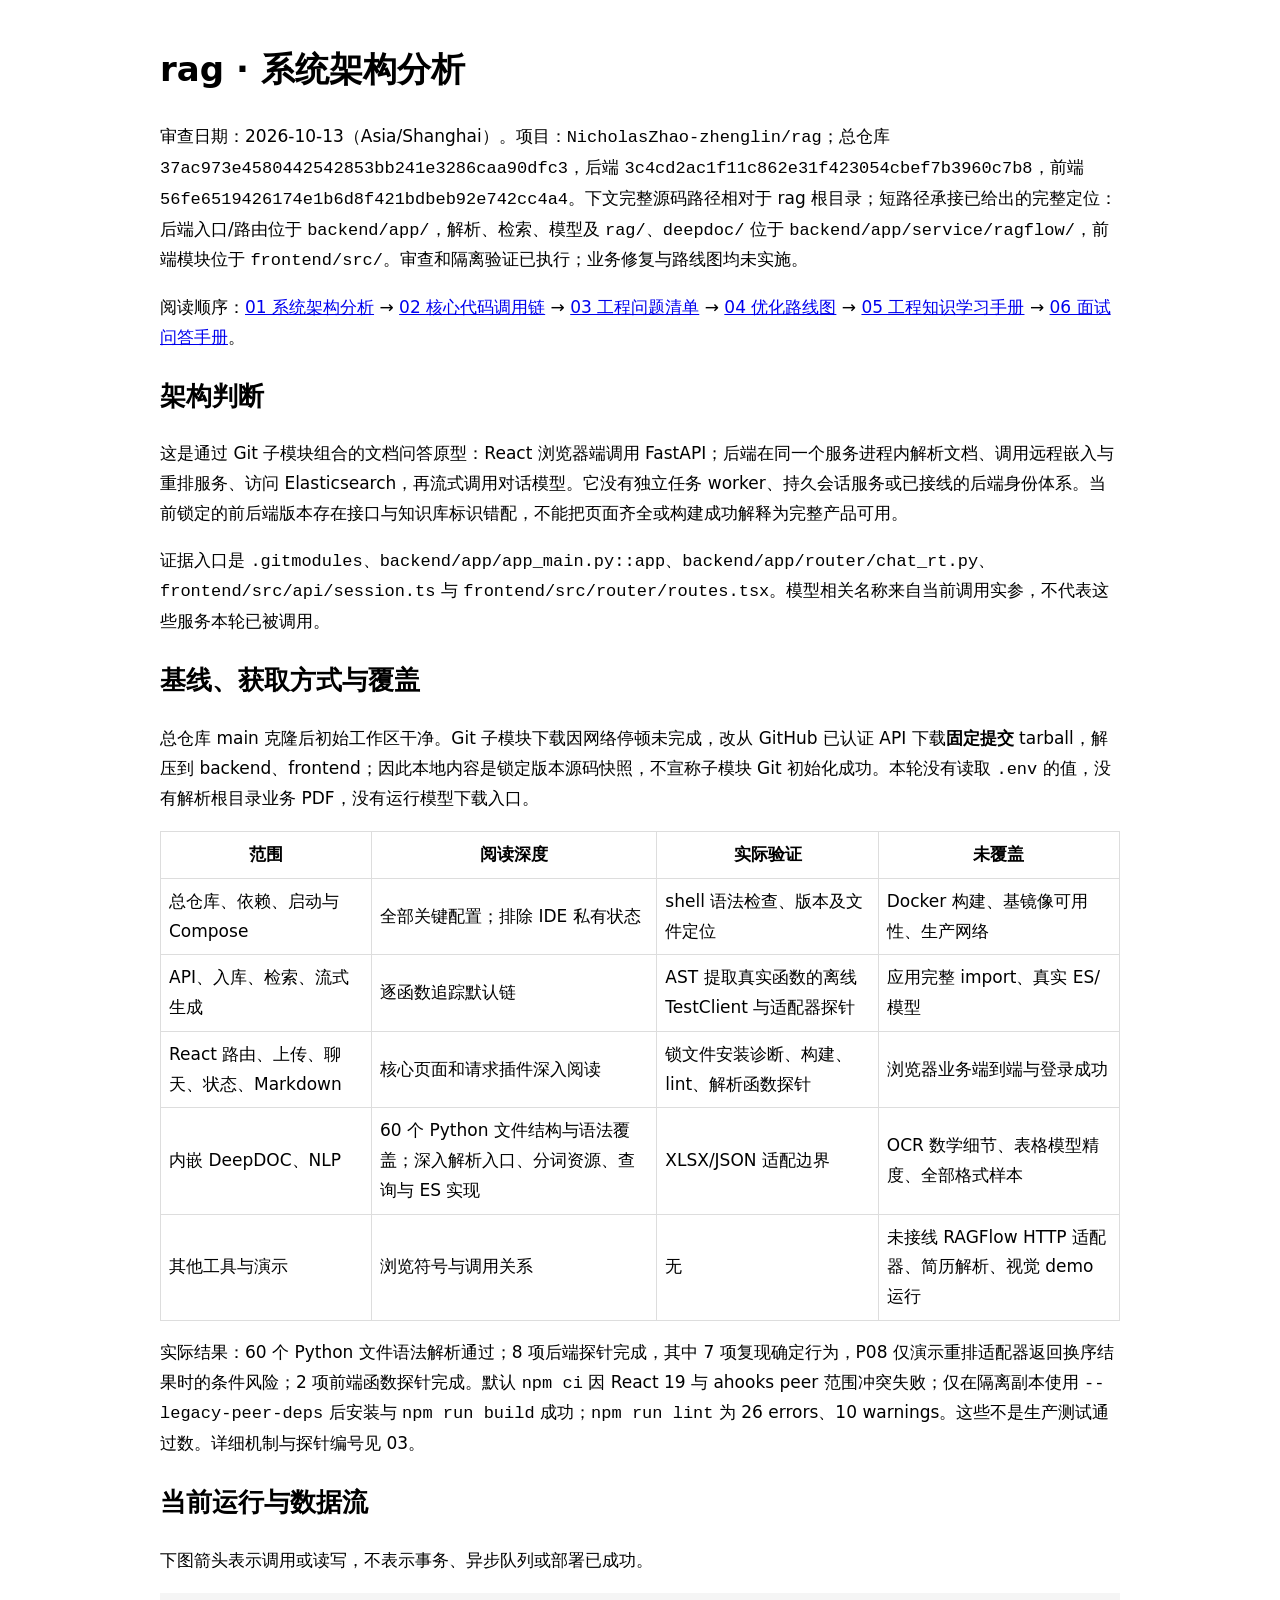
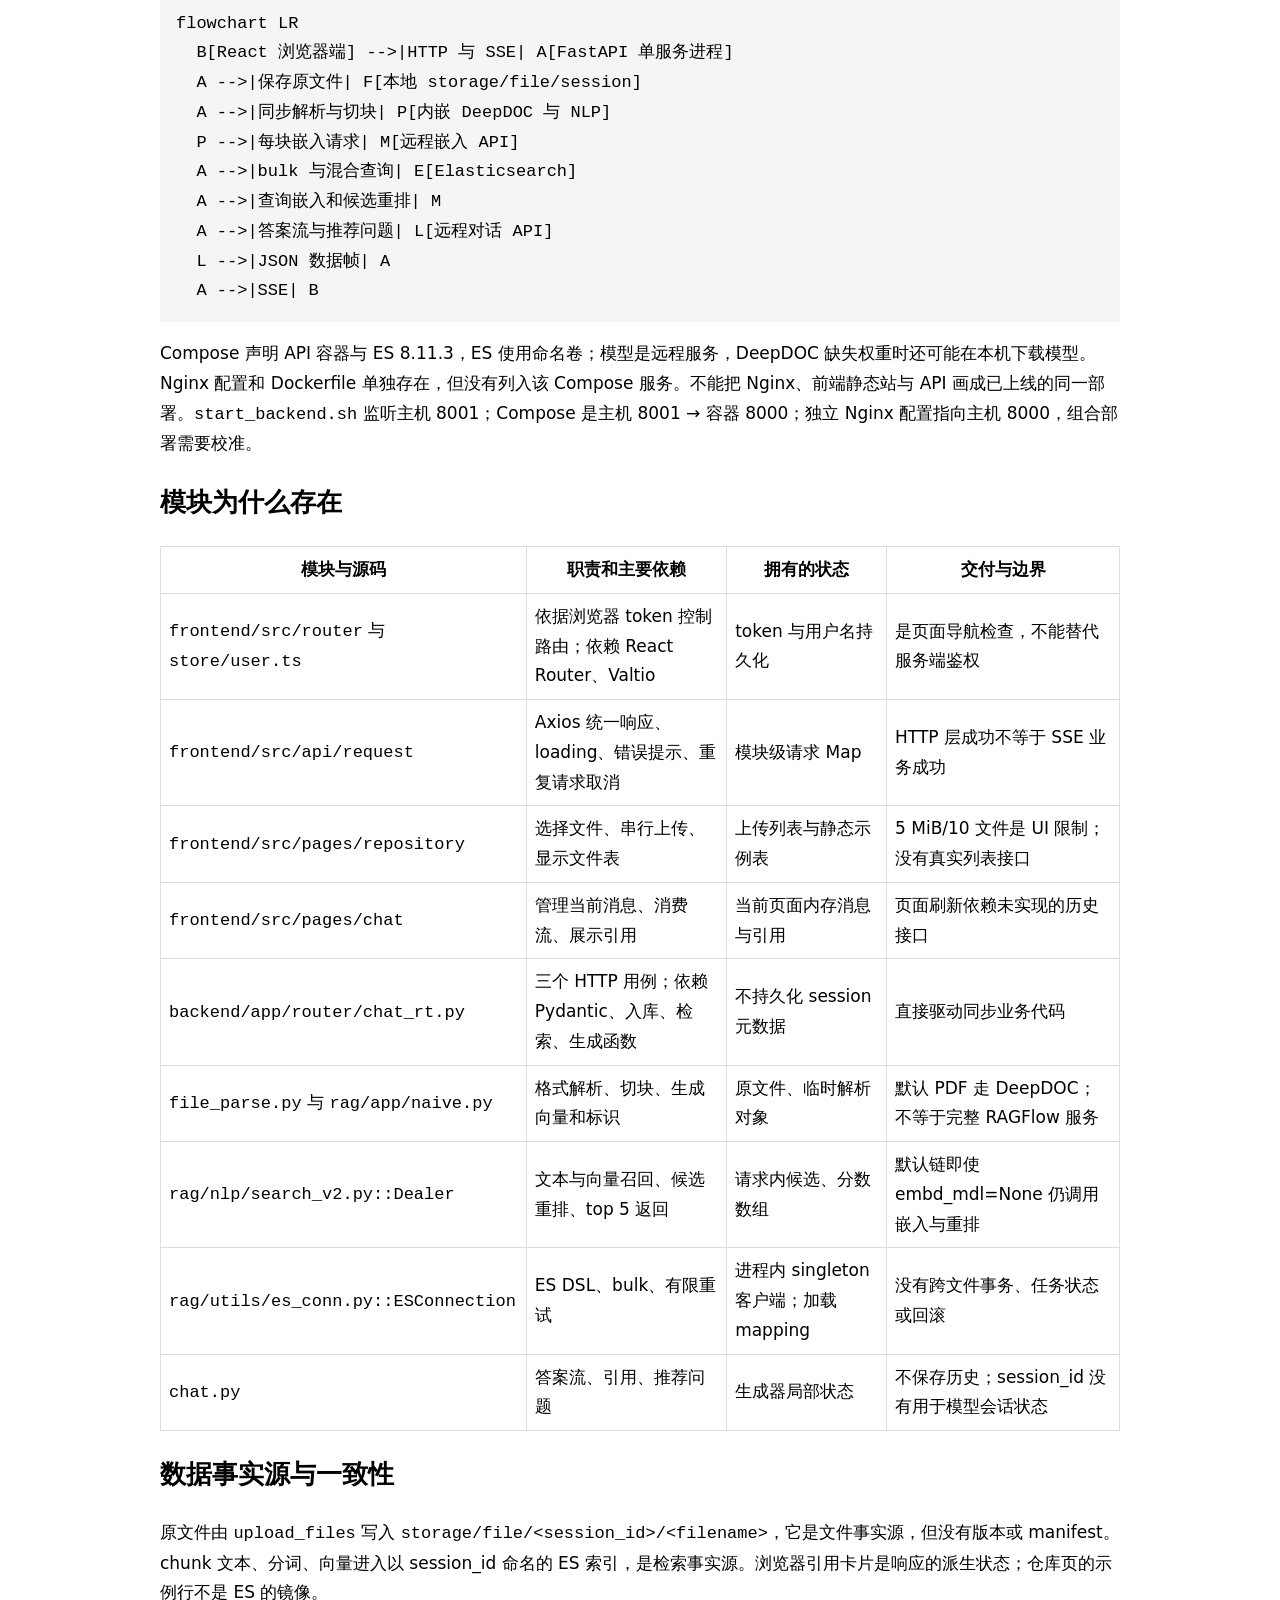
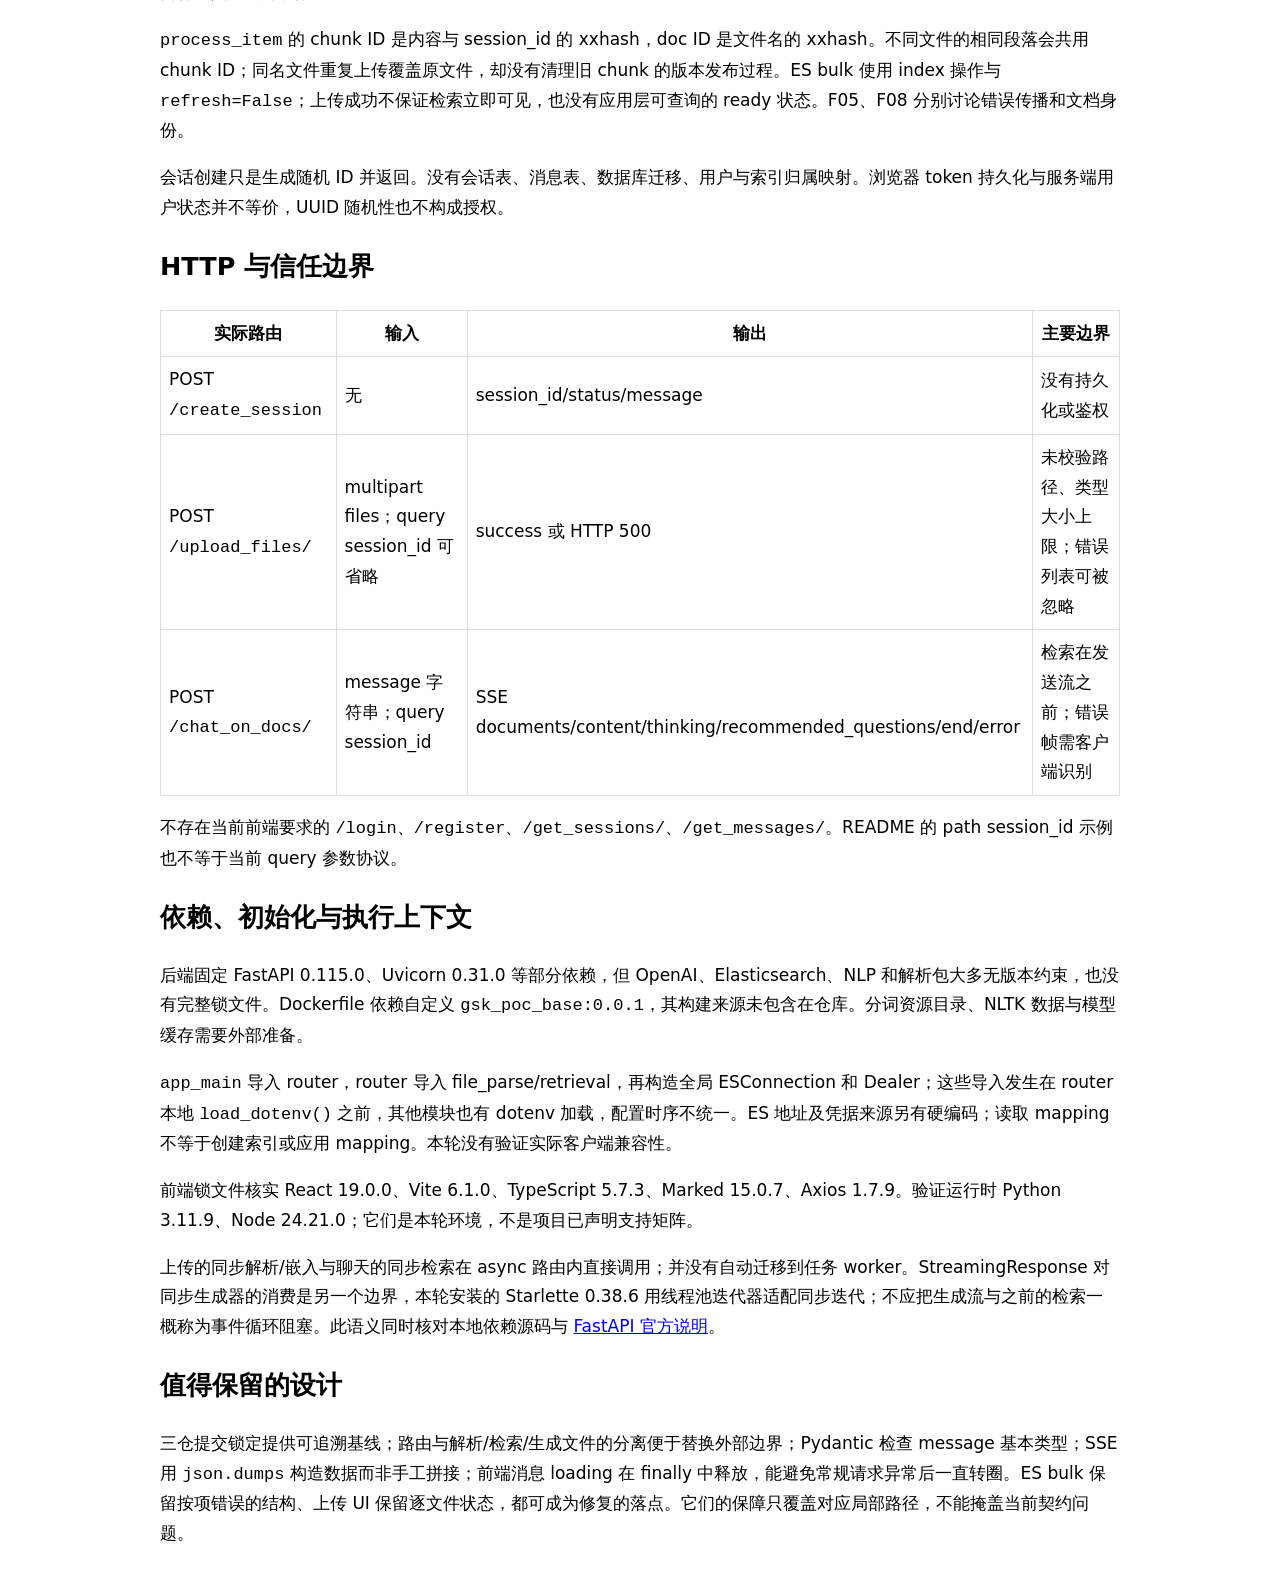
<file: articles/rag-system-architecture/source.html>
<!DOCTYPE html>
<html lang="zh-CN"><head><meta charset="utf-8"><meta name="viewport" content="width=device-width, initial-scale=1"><title>rag · 系统架构分析</title><style>body{max-width:960px;margin:40px auto;padding:0 20px;font:17px/1.75 system-ui}img{max-width:100%}pre{overflow:auto;padding:16px;background:#f5f5f5}table{display:block;overflow:auto;border-collapse:collapse}th,td{border:1px solid #ddd;padding:8px}code{font-family:monospace}</style></head><body>
<main><h1 id="rag--系统架构分析">rag · 系统架构分析</h1>
<p>审查日期：2026-10-13（Asia/Shanghai）。项目：<code>NicholasZhao-zhenglin/rag</code>；总仓库 <code>37ac973e4580442542853bb241e3286caa90dfc3</code>，后端 <code>3c4cd2ac1f11c862e31f423054cbef7b3960c7b8</code>，前端 <code>56fe6519426174e1b6d8f421bdbeb92e742cc4a4</code>。下文完整源码路径相对于 rag 根目录；短路径承接已给出的完整定位：后端入口/路由位于 <code>backend/app/</code>，解析、检索、模型及 <code>rag/</code>、<code>deepdoc/</code> 位于 <code>backend/app/service/ragflow/</code>，前端模块位于 <code>frontend/src/</code>。审查和隔离验证已执行；业务修复与路线图均未实施。</p>
<p>阅读顺序：<a href="index.html#/a/rag-system-architecture">01 系统架构分析</a> → <a href="index.html#/a/rag-core-call-chains">02 核心代码调用链</a> → <a href="index.html#/a/rag-engineering-findings">03 工程问题清单</a> → <a href="index.html#/a/rag-optimization-roadmap">04 优化路线图</a> → <a href="index.html#/a/rag-engineering-handbook">05 工程知识学习手册</a> → <a href="index.html#/a/rag-interview-questions">06 面试问答手册</a>。</p>
<h2 id="架构判断">架构判断</h2>
<p>这是通过 Git 子模块组合的文档问答原型：React 浏览器端调用 FastAPI；后端在同一个服务进程内解析文档、调用远程嵌入与重排服务、访问 Elasticsearch，再流式调用对话模型。它没有独立任务 worker、持久会话服务或已接线的后端身份体系。当前锁定的前后端版本存在接口与知识库标识错配，不能把页面齐全或构建成功解释为完整产品可用。</p>
<p>证据入口是 <code>.gitmodules</code>、<code>backend/app/app_main.py::app</code>、<code>backend/app/router/chat_rt.py</code>、<code>frontend/src/api/session.ts</code> 与 <code>frontend/src/router/routes.tsx</code>。模型相关名称来自当前调用实参，不代表这些服务本轮已被调用。</p>
<h2 id="基线获取方式与覆盖">基线、获取方式与覆盖</h2>
<p>总仓库 main 克隆后初始工作区干净。Git 子模块下载因网络停顿未完成，改从 GitHub 已认证 API 下载<strong>固定提交</strong> tarball，解压到 backend、frontend；因此本地内容是锁定版本源码快照，不宣称子模块 Git 初始化成功。本轮没有读取 <code>.env</code> 的值，没有解析根目录业务 PDF，没有运行模型下载入口。</p>
<table>
<thead>
<tr>
<th>范围</th>
<th>阅读深度</th>
<th>实际验证</th>
<th>未覆盖</th>
</tr>
</thead>
<tbody>
<tr>
<td>总仓库、依赖、启动与 Compose</td>
<td>全部关键配置；排除 IDE 私有状态</td>
<td>shell 语法检查、版本及文件定位</td>
<td>Docker 构建、基镜像可用性、生产网络</td>
</tr>
<tr>
<td>API、入库、检索、流式生成</td>
<td>逐函数追踪默认链</td>
<td>AST 提取真实函数的离线 TestClient 与适配器探针</td>
<td>应用完整 import、真实 ES/模型</td>
</tr>
<tr>
<td>React 路由、上传、聊天、状态、Markdown</td>
<td>核心页面和请求插件深入阅读</td>
<td>锁文件安装诊断、构建、lint、解析函数探针</td>
<td>浏览器业务端到端与登录成功</td>
</tr>
<tr>
<td>内嵌 DeepDOC、NLP</td>
<td>60 个 Python 文件结构与语法覆盖；深入解析入口、分词资源、查询与 ES 实现</td>
<td>XLSX/JSON 适配边界</td>
<td>OCR 数学细节、表格模型精度、全部格式样本</td>
</tr>
<tr>
<td>其他工具与演示</td>
<td>浏览符号与调用关系</td>
<td>无</td>
<td>未接线 RAGFlow HTTP 适配器、简历解析、视觉 demo 运行</td>
</tr>
</tbody>
</table>
<p>实际结果：60 个 Python 文件语法解析通过；8 项后端探针完成，其中 7 项复现确定行为，P08 仅演示重排适配器返回换序结果时的条件风险；2 项前端函数探针完成。默认 <code>npm ci</code> 因 React 19 与 ahooks peer 范围冲突失败；仅在隔离副本使用 <code>--legacy-peer-deps</code> 后安装与 <code>npm run build</code> 成功；<code>npm run lint</code> 为 26 errors、10 warnings。这些不是生产测试通过数。详细机制与探针编号见 03。</p>
<h2 id="当前运行与数据流">当前运行与数据流</h2>
<p>下图箭头表示调用或读写，不表示事务、异步队列或部署已成功。</p>
<pre><code class="language-mermaid">flowchart LR
  B[React 浏览器端] --&gt;|HTTP 与 SSE| A[FastAPI 单服务进程]
  A --&gt;|保存原文件| F[本地 storage/file/session]
  A --&gt;|同步解析与切块| P[内嵌 DeepDOC 与 NLP]
  P --&gt;|每块嵌入请求| M[远程嵌入 API]
  A --&gt;|bulk 与混合查询| E[Elasticsearch]
  A --&gt;|查询嵌入和候选重排| M
  A --&gt;|答案流与推荐问题| L[远程对话 API]
  L --&gt;|JSON 数据帧| A
  A --&gt;|SSE| B
</code></pre>
<p>Compose 声明 API 容器与 ES 8.11.3，ES 使用命名卷；模型是远程服务，DeepDOC 缺失权重时还可能在本机下载模型。Nginx 配置和 Dockerfile 单独存在，但没有列入该 Compose 服务。不能把 Nginx、前端静态站与 API 画成已上线的同一部署。<code>start_backend.sh</code> 监听主机 8001；Compose 是主机 8001 → 容器 8000；独立 Nginx 配置指向主机 8000，组合部署需要校准。</p>
<h2 id="模块为什么存在">模块为什么存在</h2>
<table>
<thead>
<tr>
<th>模块与源码</th>
<th>职责和主要依赖</th>
<th>拥有的状态</th>
<th>交付与边界</th>
</tr>
</thead>
<tbody>
<tr>
<td><code>frontend/src/router</code> 与 <code>store/user.ts</code></td>
<td>依据浏览器 token 控制路由；依赖 React Router、Valtio</td>
<td>token 与用户名持久化</td>
<td>是页面导航检查，不能替代服务端鉴权</td>
</tr>
<tr>
<td><code>frontend/src/api/request</code></td>
<td>Axios 统一响应、loading、错误提示、重复请求取消</td>
<td>模块级请求 Map</td>
<td>HTTP 层成功不等于 SSE 业务成功</td>
</tr>
<tr>
<td><code>frontend/src/pages/repository</code></td>
<td>选择文件、串行上传、显示文件表</td>
<td>上传列表与静态示例表</td>
<td>5 MiB/10 文件是 UI 限制；没有真实列表接口</td>
</tr>
<tr>
<td><code>frontend/src/pages/chat</code></td>
<td>管理当前消息、消费流、展示引用</td>
<td>当前页面内存消息与引用</td>
<td>页面刷新依赖未实现的历史接口</td>
</tr>
<tr>
<td><code>backend/app/router/chat_rt.py</code></td>
<td>三个 HTTP 用例；依赖 Pydantic、入库、检索、生成函数</td>
<td>不持久化 session 元数据</td>
<td>直接驱动同步业务代码</td>
</tr>
<tr>
<td><code>file_parse.py</code> 与 <code>rag/app/naive.py</code></td>
<td>格式解析、切块、生成向量和标识</td>
<td>原文件、临时解析对象</td>
<td>默认 PDF 走 DeepDOC；不等于完整 RAGFlow 服务</td>
</tr>
<tr>
<td><code>rag/nlp/search_v2.py::Dealer</code></td>
<td>文本与向量召回、候选重排、top 5 返回</td>
<td>请求内候选、分数数组</td>
<td>默认链即使 embd_mdl=None 仍调用嵌入与重排</td>
</tr>
<tr>
<td><code>rag/utils/es_conn.py::ESConnection</code></td>
<td>ES DSL、bulk、有限重试</td>
<td>进程内 singleton 客户端；加载 mapping</td>
<td>没有跨文件事务、任务状态或回滚</td>
</tr>
<tr>
<td><code>chat.py</code></td>
<td>答案流、引用、推荐问题</td>
<td>生成器局部状态</td>
<td>不保存历史；session_id 没有用于模型会话状态</td>
</tr>
</tbody>
</table>
<h2 id="数据事实源与一致性">数据事实源与一致性</h2>
<p>原文件由 <code>upload_files</code> 写入 <code>storage/file/&lt;session_id&gt;/&lt;filename&gt;</code>，它是文件事实源，但没有版本或 manifest。chunk 文本、分词、向量进入以 session_id 命名的 ES 索引，是检索事实源。浏览器引用卡片是响应的派生状态；仓库页的示例行不是 ES 的镜像。</p>
<p><code>process_item</code> 的 chunk ID 是内容与 session_id 的 xxhash，doc ID 是文件名的 xxhash。不同文件的相同段落会共用 chunk ID；同名文件重复上传覆盖原文件，却没有清理旧 chunk 的版本发布过程。ES bulk 使用 index 操作与 <code>refresh=False</code>；上传成功不保证检索立即可见，也没有应用层可查询的 ready 状态。F05、F08 分别讨论错误传播和文档身份。</p>
<p>会话创建只是生成随机 ID 并返回。没有会话表、消息表、数据库迁移、用户与索引归属映射。浏览器 token 持久化与服务端用户状态并不等价，UUID 随机性也不构成授权。</p>
<h2 id="http-与信任边界">HTTP 与信任边界</h2>
<table>
<thead>
<tr>
<th>实际路由</th>
<th>输入</th>
<th>输出</th>
<th>主要边界</th>
</tr>
</thead>
<tbody>
<tr>
<td>POST <code>/create_session</code></td>
<td>无</td>
<td>session_id/status/message</td>
<td>没有持久化或鉴权</td>
</tr>
<tr>
<td>POST <code>/upload_files/</code></td>
<td>multipart files；query session_id 可省略</td>
<td>success 或 HTTP 500</td>
<td>未校验路径、类型大小上限；错误列表可被忽略</td>
</tr>
<tr>
<td>POST <code>/chat_on_docs/</code></td>
<td>message 字符串；query session_id</td>
<td>SSE documents/content/thinking/recommended_questions/end/error</td>
<td>检索在发送流之前；错误帧需客户端识别</td>
</tr>
</tbody>
</table>
<p>不存在当前前端要求的 <code>/login</code>、<code>/register</code>、<code>/get_sessions/</code>、<code>/get_messages/</code>。README 的 path session_id 示例也不等于当前 query 参数协议。</p>
<h2 id="依赖初始化与执行上下文">依赖、初始化与执行上下文</h2>
<p>后端固定 FastAPI 0.115.0、Uvicorn 0.31.0 等部分依赖，但 OpenAI、Elasticsearch、NLP 和解析包大多无版本约束，也没有完整锁文件。Dockerfile 依赖自定义 <code>gsk_poc_base:0.0.1</code>，其构建来源未包含在仓库。分词资源目录、NLTK 数据与模型缓存需要外部准备。</p>
<p><code>app_main</code> 导入 router，router 导入 file_parse/retrieval，再构造全局 ESConnection 和 Dealer；这些导入发生在 router 本地 <code>load_dotenv()</code> 之前，其他模块也有 dotenv 加载，配置时序不统一。ES 地址及凭据来源另有硬编码；读取 mapping 不等于创建索引或应用 mapping。本轮没有验证实际客户端兼容性。</p>
<p>前端锁文件核实 React 19.0.0、Vite 6.1.0、TypeScript 5.7.3、Marked 15.0.7、Axios 1.7.9。验证运行时 Python 3.11.9、Node 24.21.0；它们是本轮环境，不是项目已声明支持矩阵。</p>
<p>上传的同步解析/嵌入与聊天的同步检索在 async 路由内直接调用；并没有自动迁移到任务 worker。StreamingResponse 对同步生成器的消费是另一个边界，本轮安装的 Starlette 0.38.6 用线程池迭代器适配同步迭代；不应把生成流与之前的检索一概称为事件循环阻塞。此语义同时核对本地依赖源码与 <a href="https://fastapi.tiangolo.com/async/">FastAPI 官方说明</a>。</p>
<h2 id="值得保留的设计">值得保留的设计</h2>
<p>三仓提交锁定提供可追溯基线；路由与解析/检索/生成文件的分离便于替换外部边界；Pydantic 检查 message 基本类型；SSE 用 <code>json.dumps</code> 构造数据而非手工拼接；前端消息 loading 在 finally 中释放，能避免常规请求异常后一直转圈。ES bulk 保留按项错误的结构、上传 UI 保留逐文件状态，都可成为修复的落点。它们的保障只覆盖对应局部路径，不能掩盖当前契约问题。</p>
</main>
</body></html>
</file>
